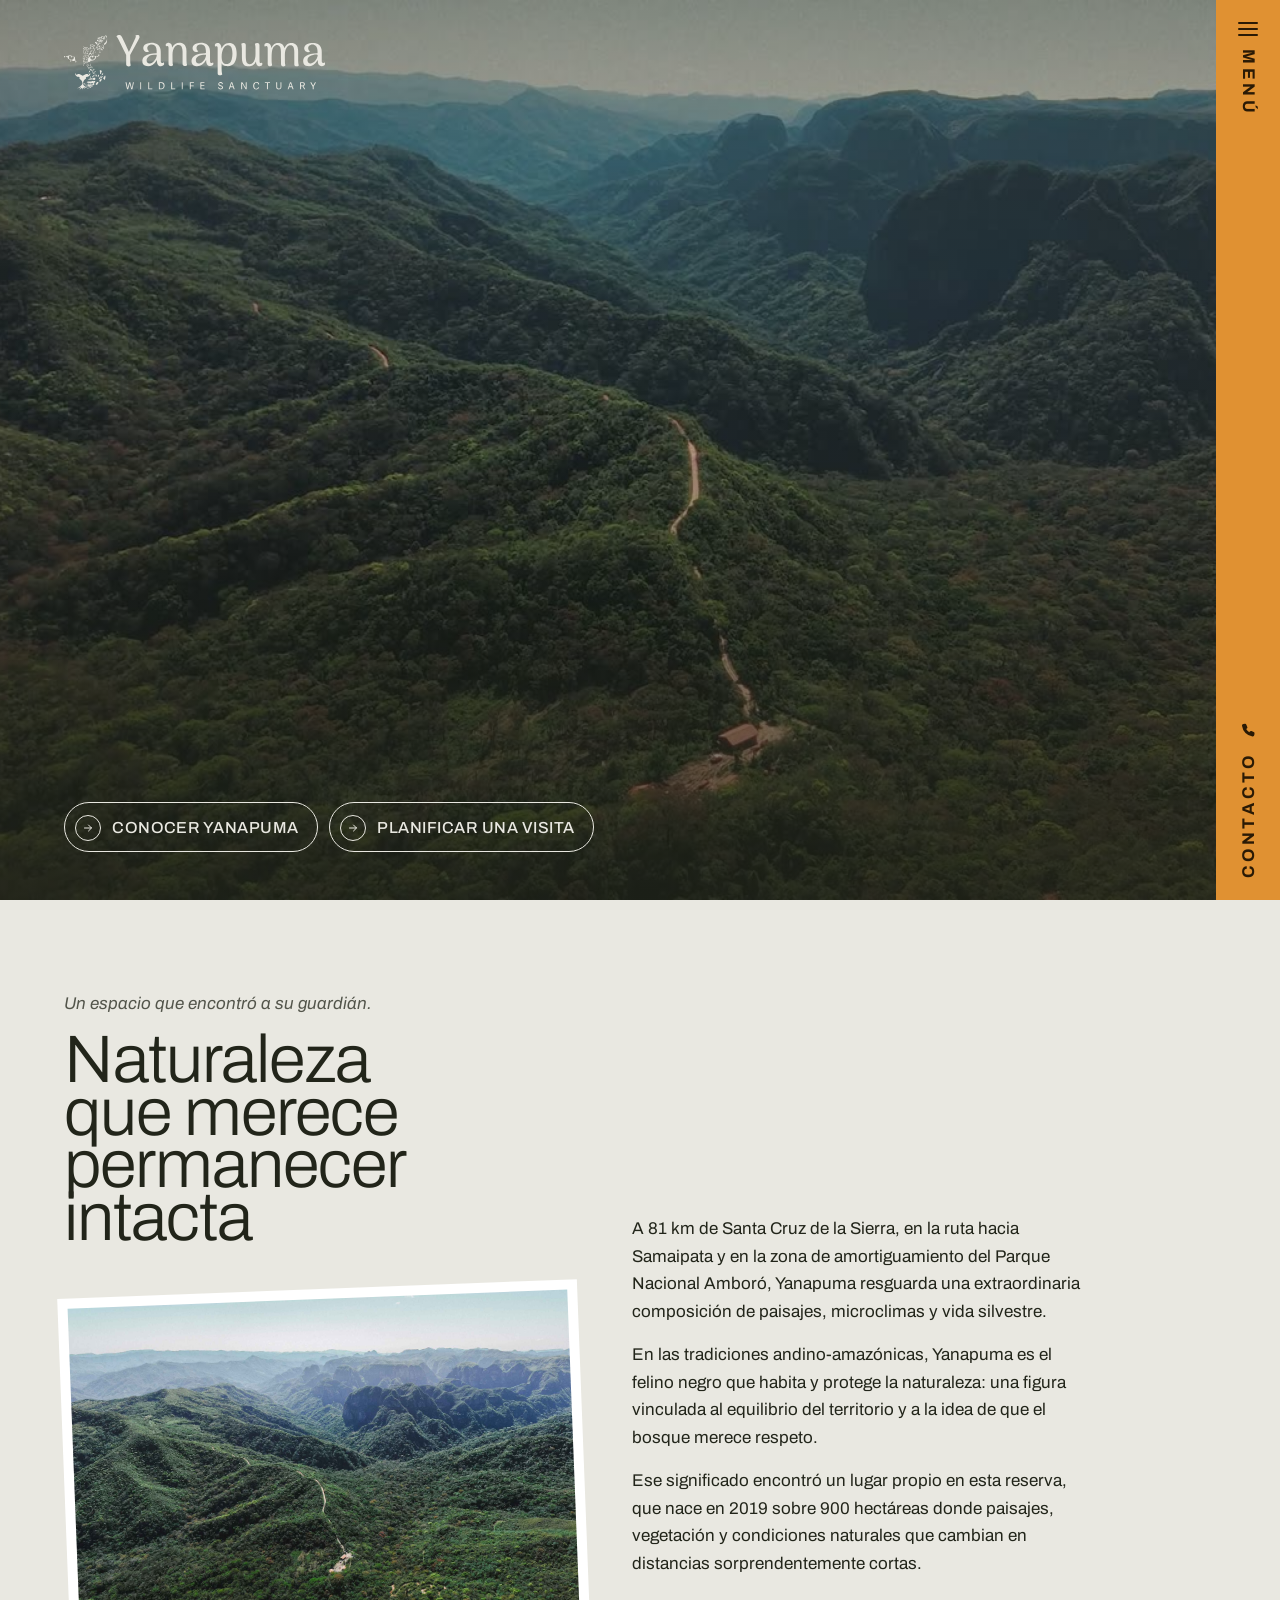
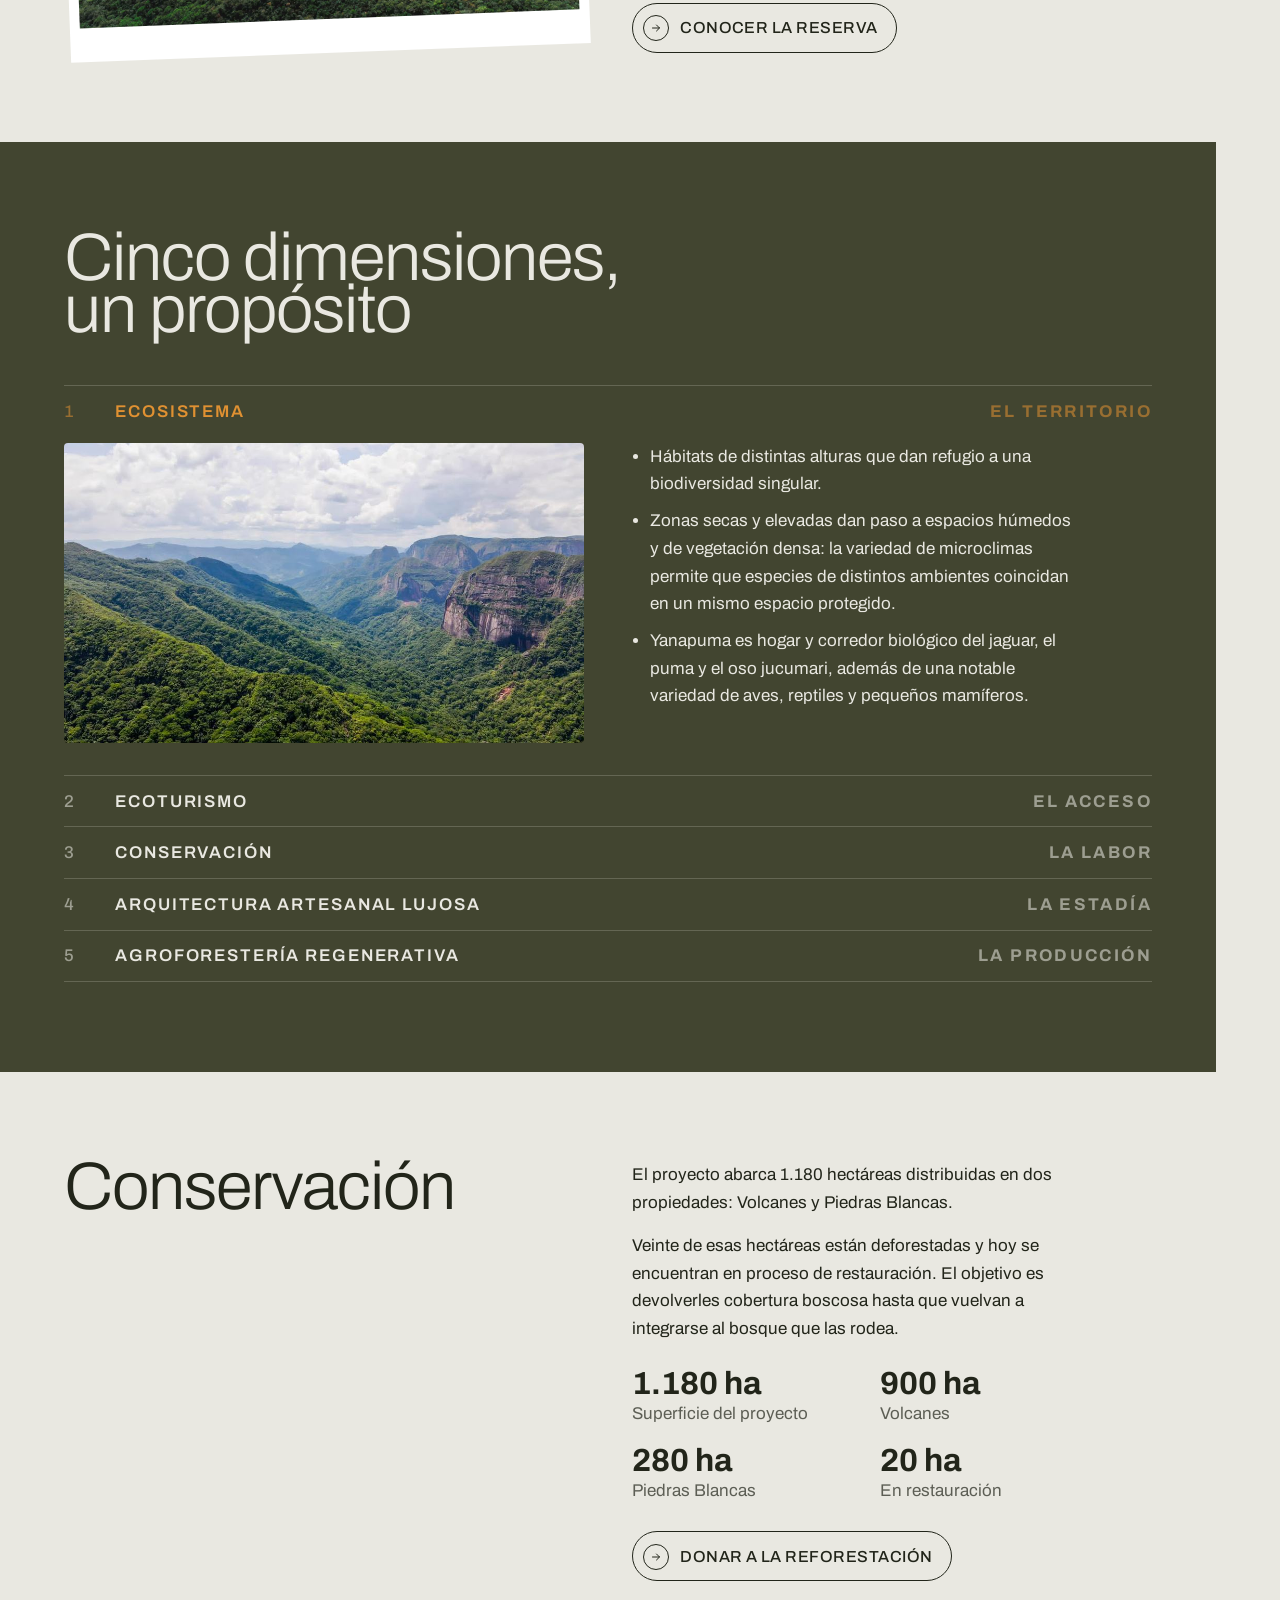
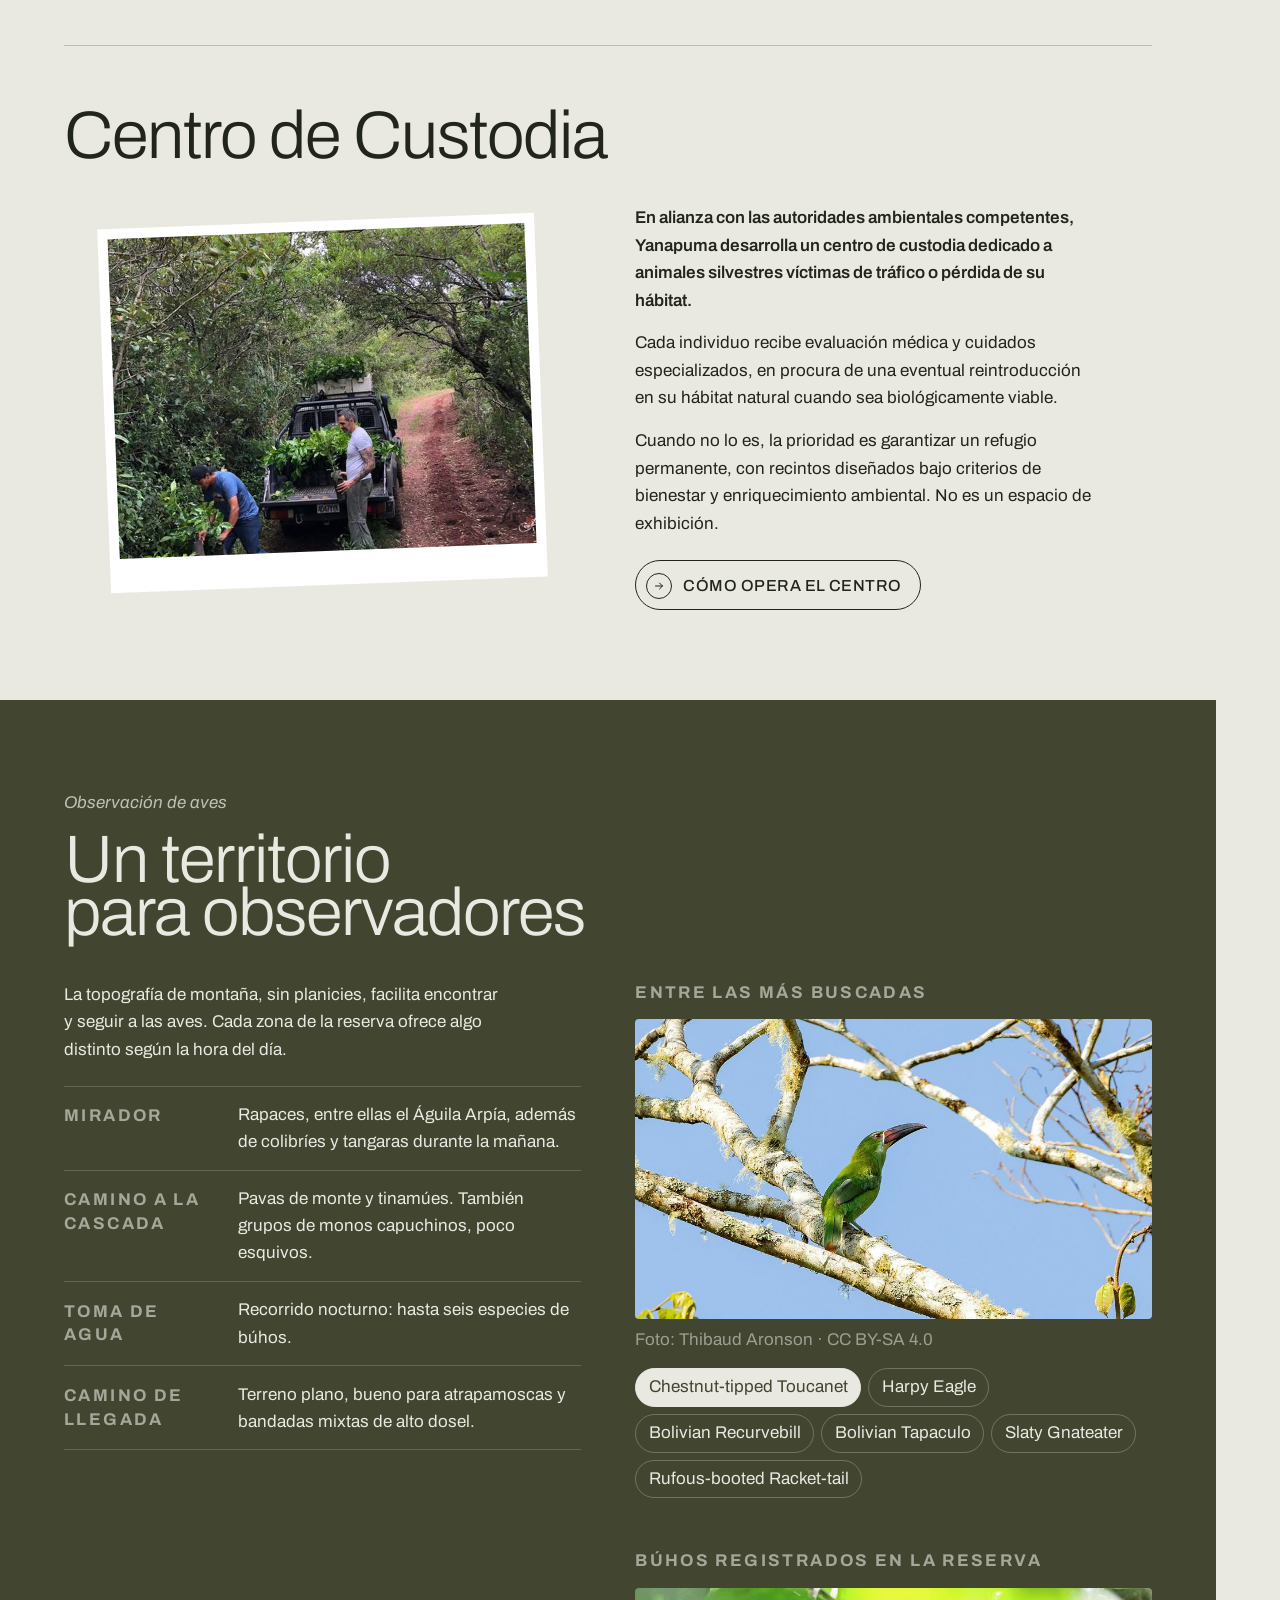
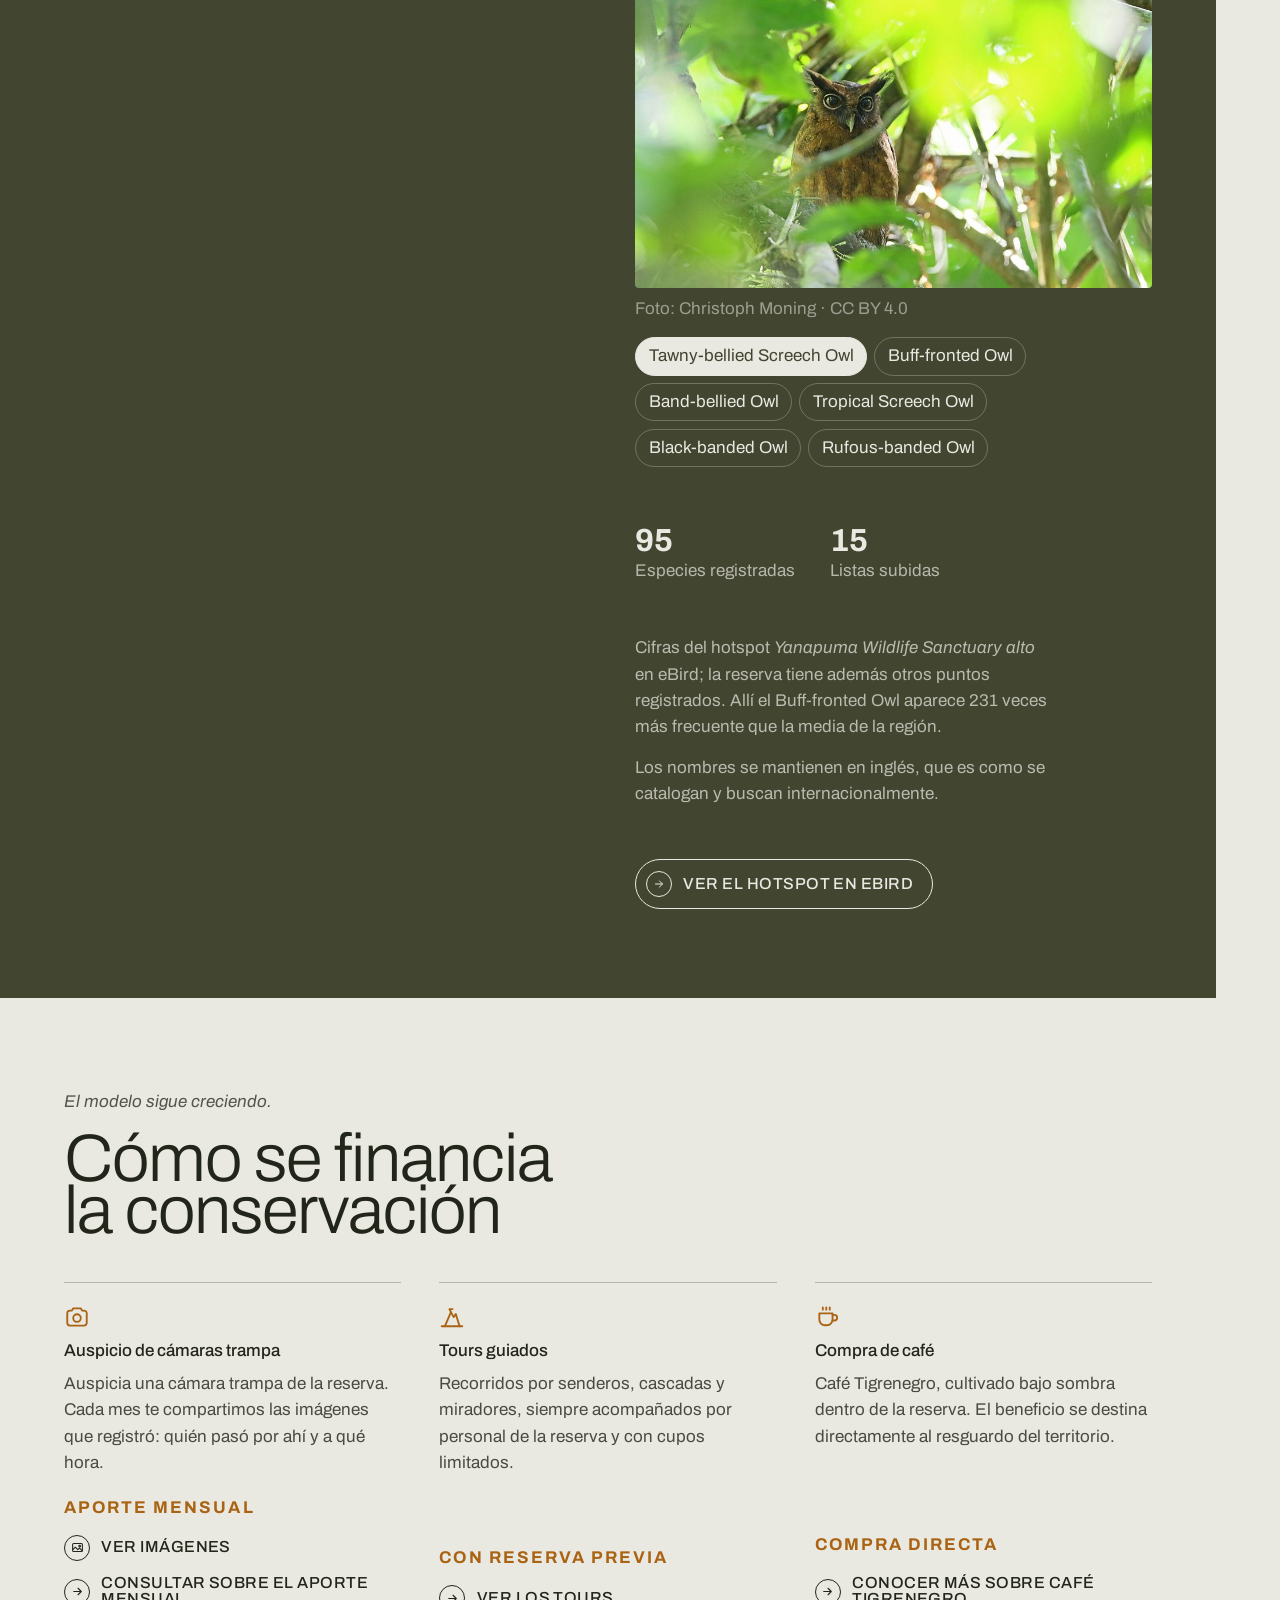
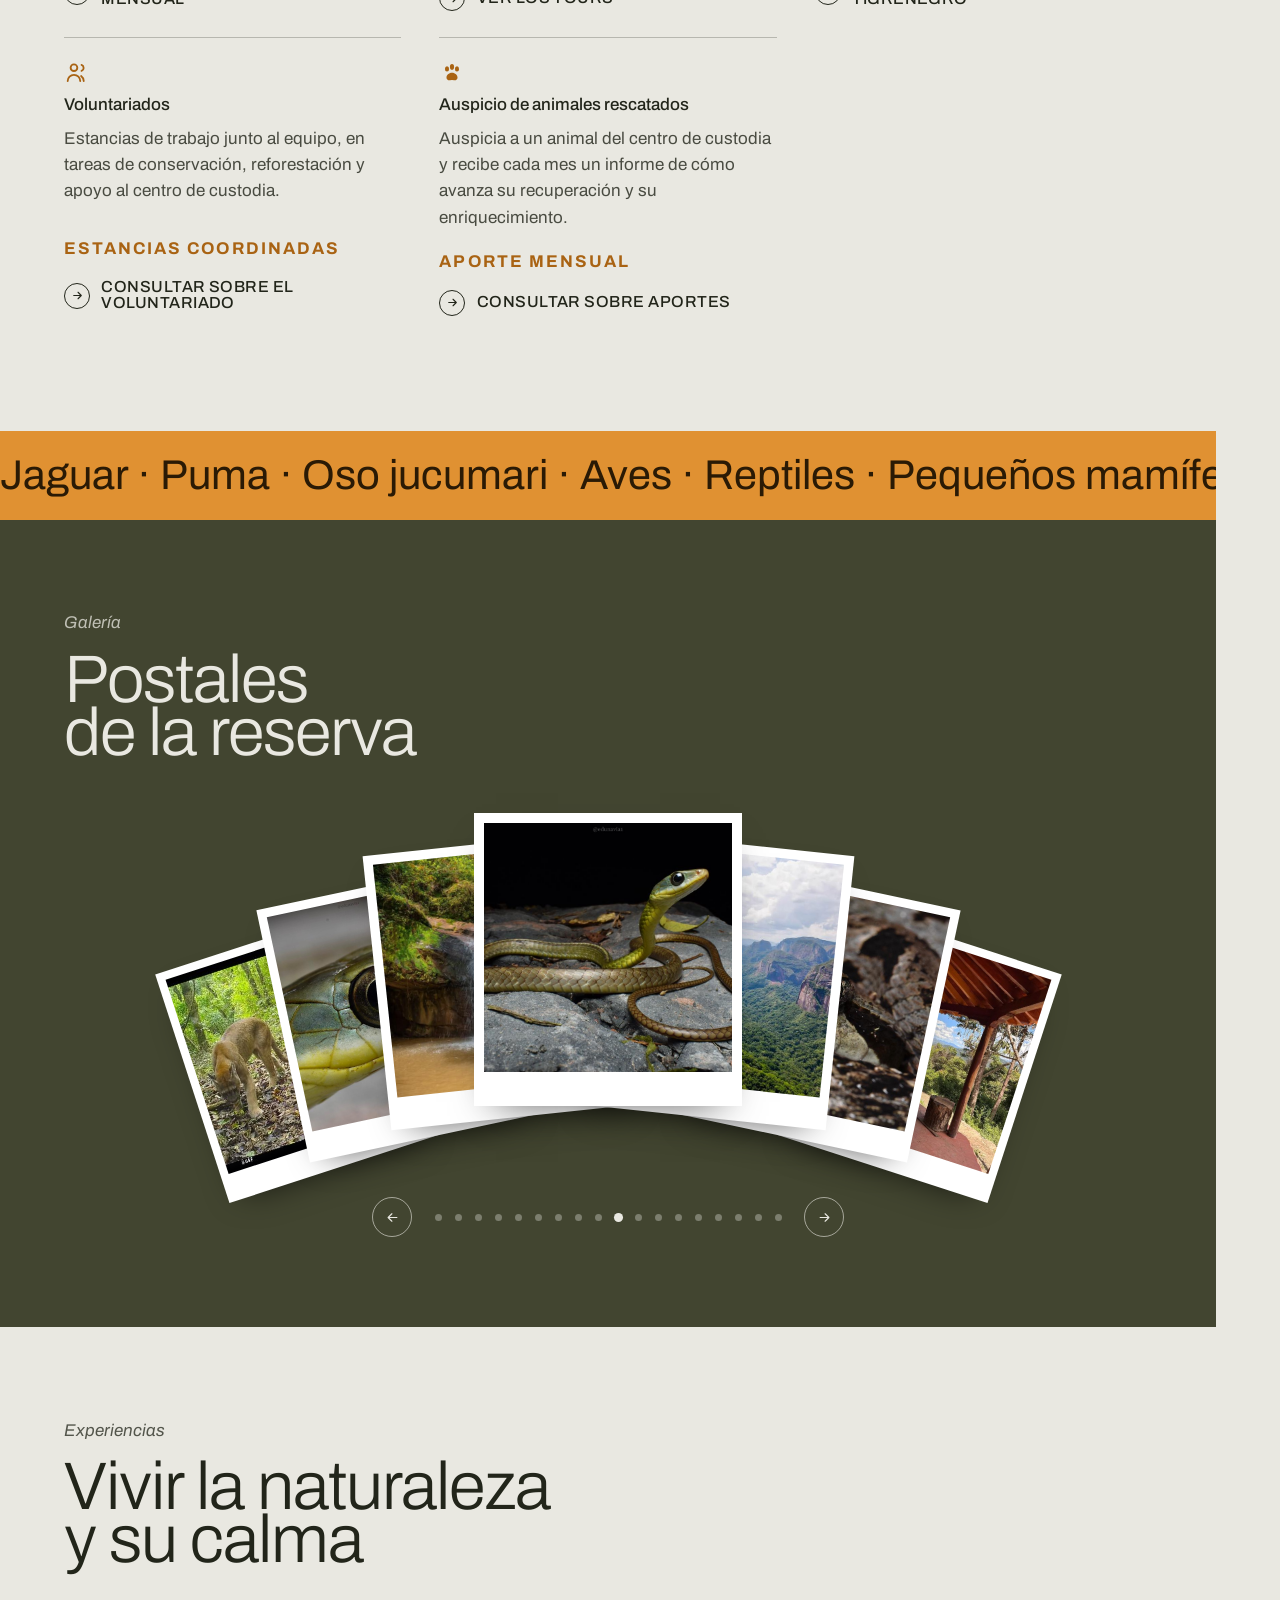
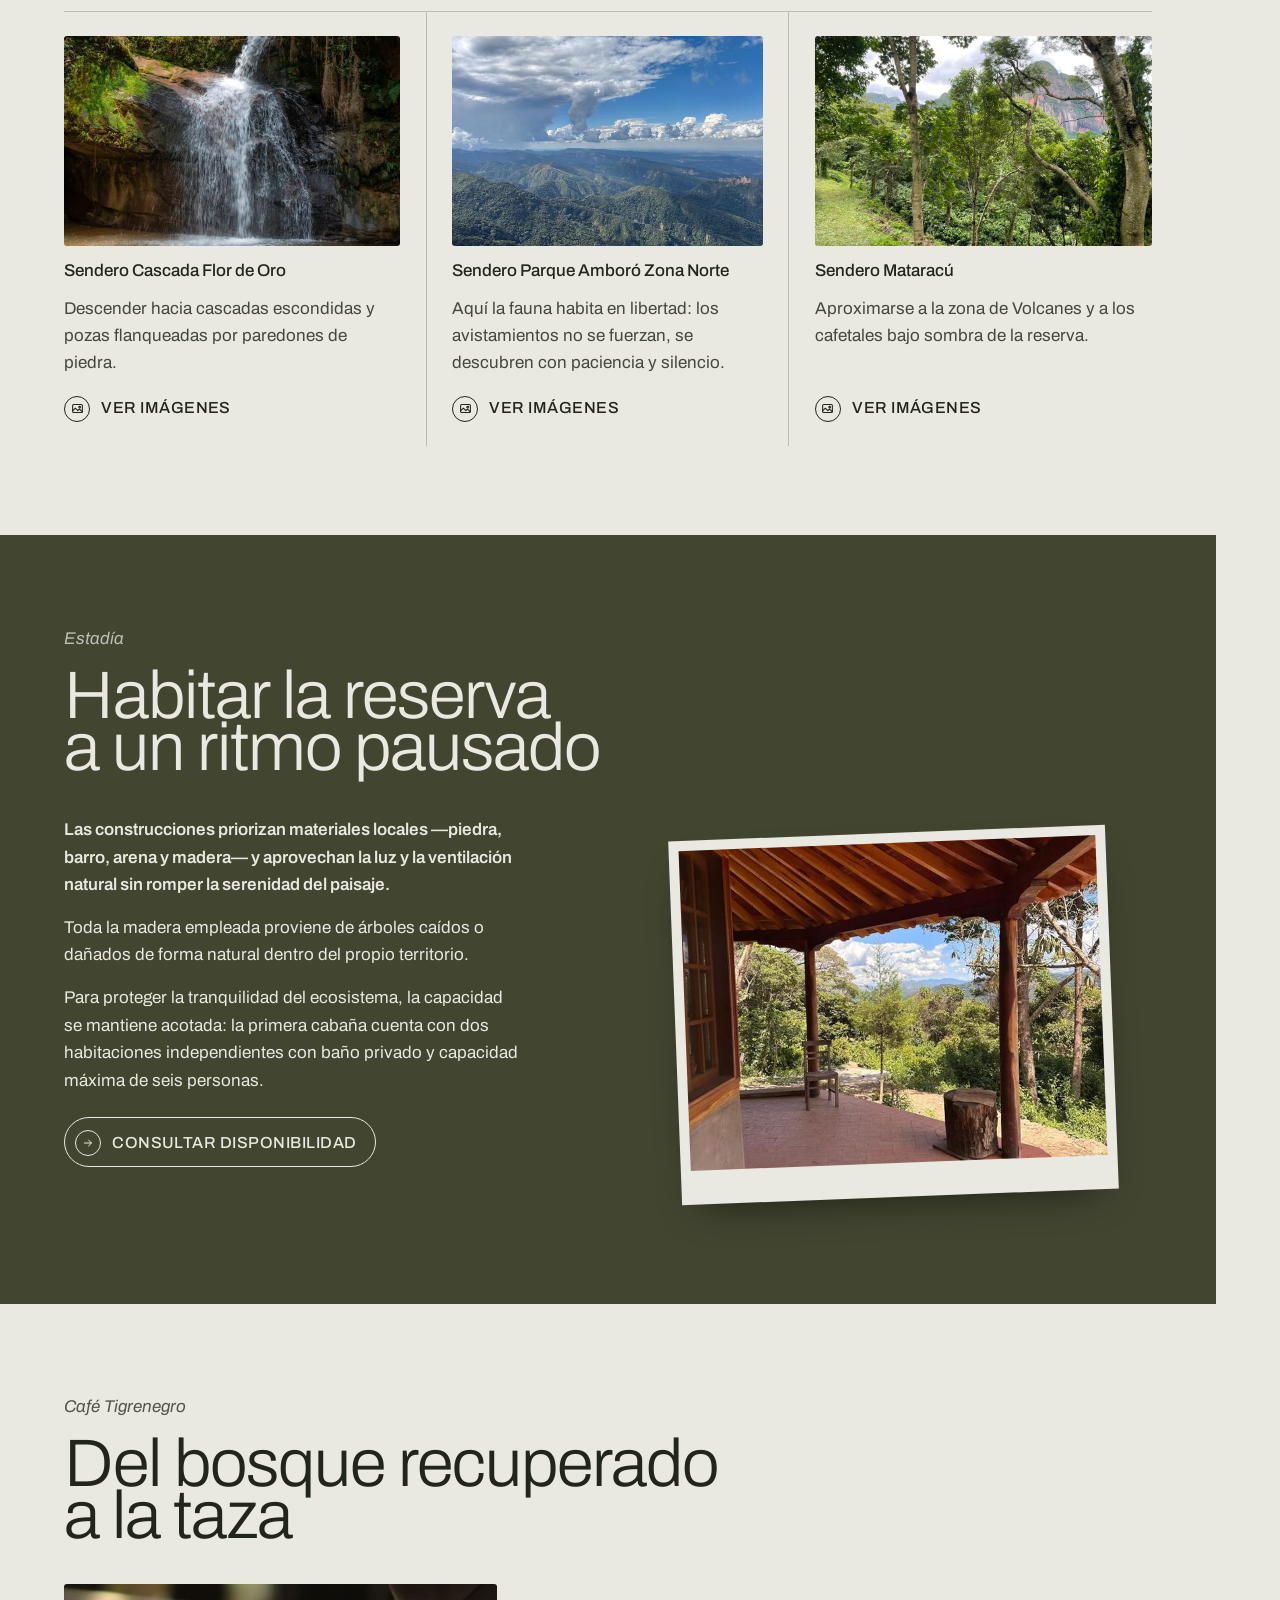
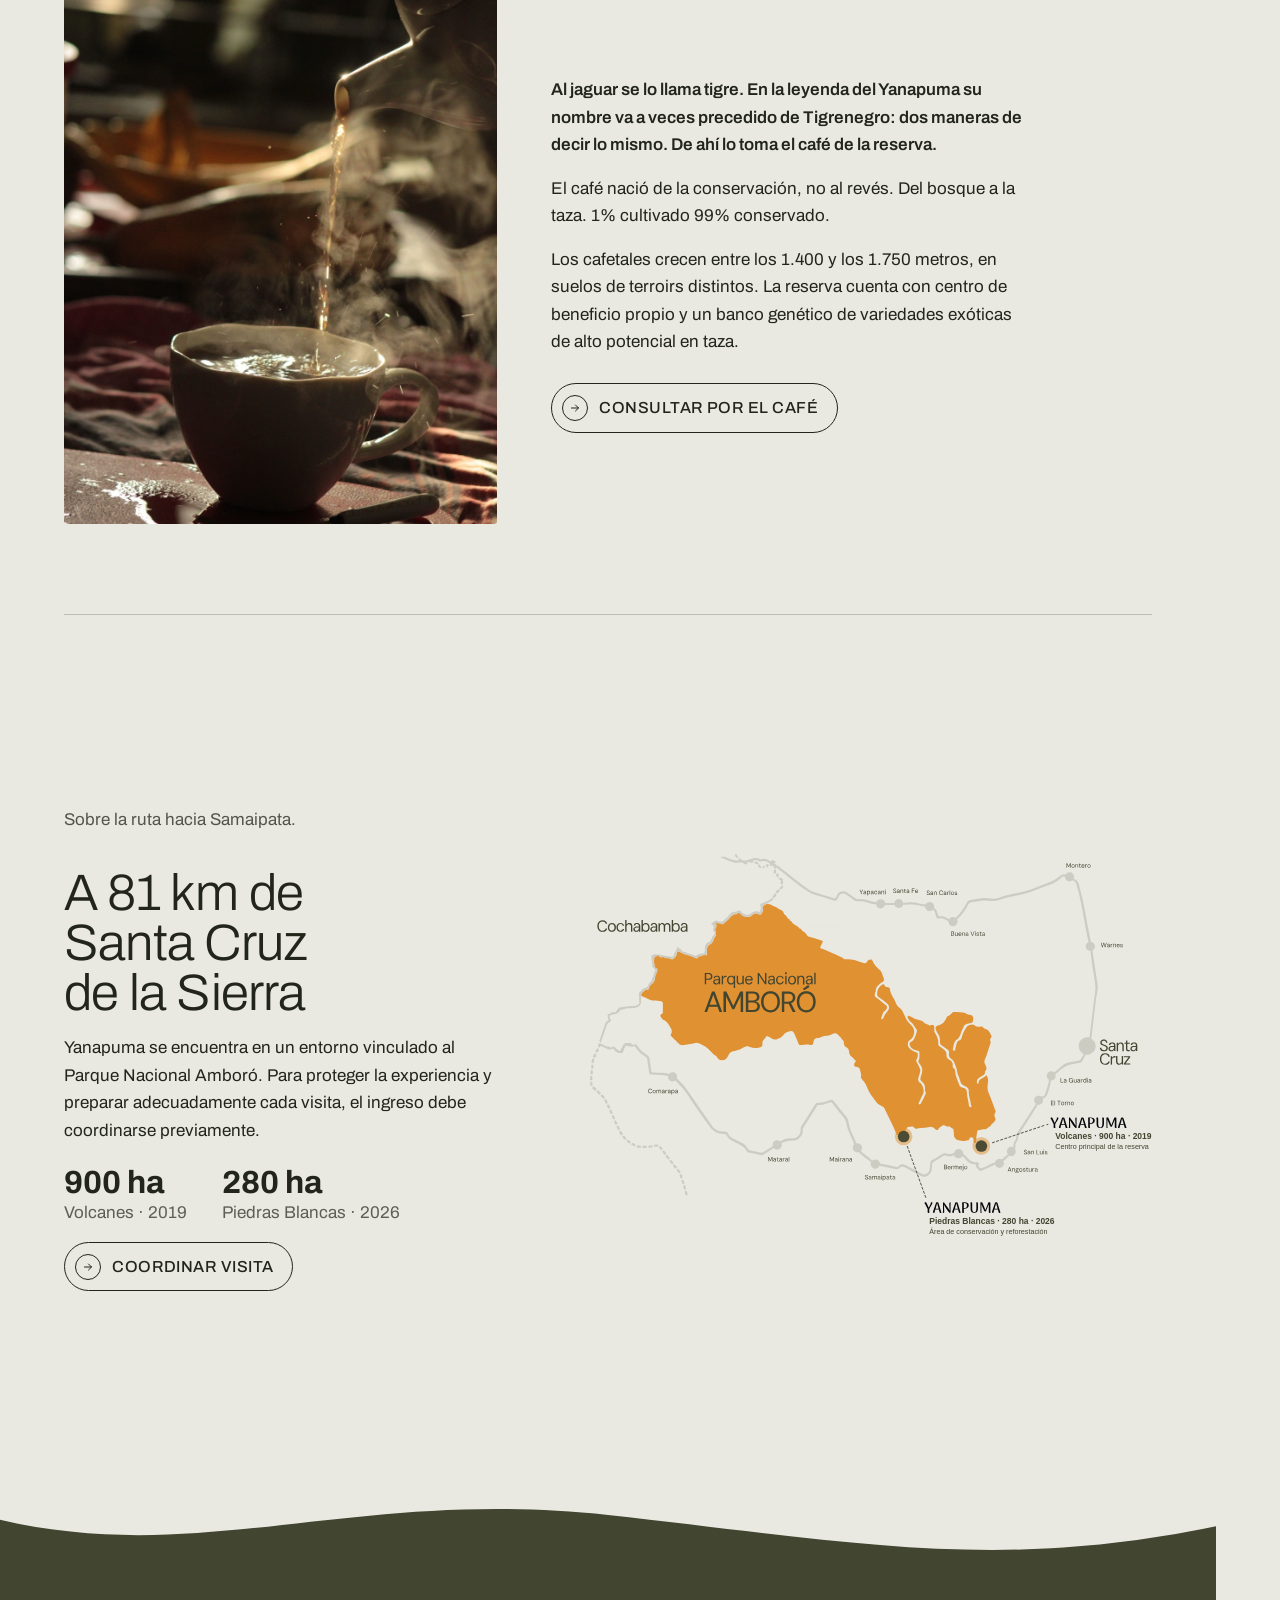
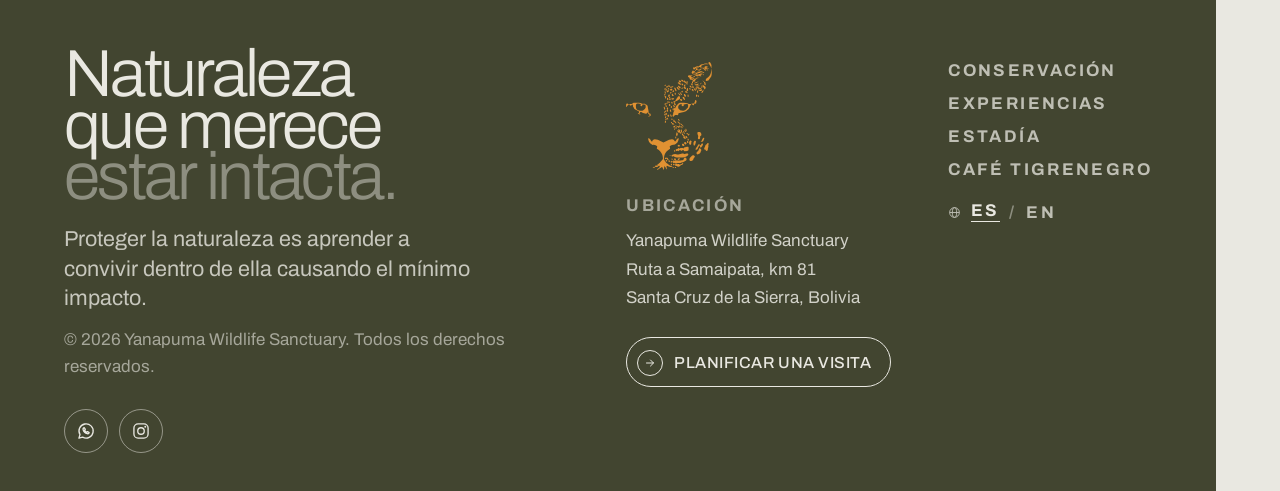
<file: index.html>
<!doctype html>
<html lang="es">
<head>
<meta charset="utf-8">
<meta name="viewport" content="width=device-width, initial-scale=1">
<title>Yanapuma Wildlife Sanctuary — Vida y belleza que merecen permanecer intactas</title>
<meta name="description" content="Reserva privada de 900 hectáreas a 81 km de Santa Cruz de la Sierra, en la zona de amortiguamiento del Parque Nacional Amboró. Conservación, ecoturismo de bajo impacto y producción sostenible.">
<meta property="og:type" content="website">
<meta property="og:site_name" content="Yanapuma Wildlife Sanctuary">
<meta property="og:locale" content="es_BO">
<meta property="og:title" content="Yanapuma — Vida y belleza que merecen permanecer intactas">
<meta property="og:description" content="900 hectáreas de biodiversidad protegida junto al Parque Nacional Amboró, Bolivia.">
<meta property="og:image" content="assets/video/hero-poster.jpg">
<meta name="twitter:card" content="summary_large_image">
<meta name="theme-color" content="#424530">
<link rel="preconnect" href="https://fonts.googleapis.com">
<link rel="preconnect" href="https://fonts.gstatic.com" crossorigin>
<link rel="stylesheet" href="https://fonts.googleapis.com/css2?family=Archivo:ital,wght@0,100..700;1,100..700&amp;display=swap">
<link rel="alternate" hreflang="es" href="./">
<link rel="alternate" hreflang="en" href="en/">
<link rel="alternate" hreflang="x-default" href="./">
<link rel="stylesheet" href="css/styles.css?v=37">
<script>try{if(localStorage.getItem("yanapuma.welcomed"))document.documentElement.classList.add("pl-seen")}catch(e){}</script>
</head>
<body>

<div id="preloader" role="presentation" aria-hidden="true">
  <div class="pl-mark"><svg fill="currentColor" aria-hidden="true" focusable="false" xmlns="http://www.w3.org/2000/svg" xmlns:xlink="http://www.w3.org/1999/xlink" viewBox="0 0 222.6 279.5"> <path d="M102.8,256.8c0.1,0.1,0.3,0.1,0.4,0.2c0,0.1,0,0.2,0.1,0.2c0,0.2,0.1,0.3,0.2,0.4c0.2,0.2,0.5,0.4,0.9,0.4 c0.3,0,0.6-0.1,0.9-0.4c0.2-0.2,0.3-0.4,0.5-0.6c0.1-0.2,0.2-0.4,0.3-0.7c0.2-0.4,0.2-0.8,0.3-1.2c0-0.2,0-0.3-0.1-0.5 c0-0.1-0.1-0.3-0.2-0.4c-0.1-0.1-0.2-0.1-0.2-0.2c-0.1-0.1-0.3-0.1-0.4-0.1c-0.1,0-0.2,0-0.3,0c-0.2,0-0.3,0.1-0.4,0.1 c-0.1,0.1-0.2,0.1-0.2,0.2c-0.1,0.1-0.2,0.2-0.2,0.3c0,0,0,0.1-0.1,0.1l0,0c0,0,0,0,0,0h0c0,0,0,0,0,0c-0.1,0-0.2-0.1-0.3-0.1 c-0.2,0-0.3,0-0.5,0c-0.2,0-0.3,0.1-0.4,0.2c-0.1,0.1-0.2,0.2-0.3,0.3c-0.1,0.3-0.2,0.6-0.1,0.9 C102.4,256.4,102.6,256.7,102.8,256.8"/> <path d="M118.5,263.6c-0.3-0.2-0.6-0.2-0.9-0.1c-0.3,0.1-0.6,0.3-0.7,0.6c0,0.1-0.1,0.2-0.1,0.3c0,0.1,0,0.1,0,0.2 c-0.1,0-0.2,0.1-0.3,0.1c-0.1,0.1-0.2,0.1-0.2,0.2c-0.1,0.2-0.3,0.3-0.3,0.5c-0.1,0.4-0.1,0.8-0.1,1.2c0,0.1,0,0.2,0.1,0.3 c0.1,0.2,0.1,0.4,0.3,0.5c0.1,0.2,0.3,0.3,0.4,0.4c0.1,0.1,0.3,0.1,0.4,0.1c0.4,0.1,0.7-0.1,1-0.3c0.4-0.4,0.7-0.9,0.9-1.5 c0.1-0.3,0.1-0.6,0.2-0.9c0-0.3,0-0.6-0.1-0.9C119.1,264,118.8,263.7,118.5,263.6"/> <path d="M125.3,264c-0.2-0.2-0.4-0.3-0.6-0.5c-0.2-0.1-0.4-0.2-0.7-0.3c-0.4-0.1-0.7-0.1-1.1,0c-0.2,0-0.3,0.1-0.5,0.2 c-0.2,0.1-0.3,0.2-0.4,0.3c-0.1,0.1-0.2,0.2-0.2,0.4c-0.1,0.1-0.1,0.3-0.1,0.5c0,0.3,0.1,0.6,0.3,0.8c0,0.1,0,0.2,0,0.3 c0,0.3,0,0.6,0.1,0.8c0,0.1,0,0.2,0,0.3c0,0.2,0.1,0.3,0.2,0.4c0.1,0.1,0.1,0.2,0.2,0.2c0.1,0.1,0.3,0.2,0.4,0.2 c0.2,0.1,0.4,0.1,0.5,0.1c0.2,0,0.4,0,0.6-0.1c0.3,0,0.5-0.2,0.7-0.3c0.3-0.2,0.5-0.4,0.8-0.8c0.1-0.2,0.3-0.5,0.3-0.7 c0.1-0.4,0.1-0.7,0-1.1C125.7,264.5,125.5,264.3,125.3,264"/> <path d="M120.6,257.3c-0.2-0.5-0.5-0.9-0.9-1.1c-0.3-0.2-0.7-0.3-1.1-0.3c-0.3,0-0.6,0.1-0.9,0.2 c-0.4,0.2-0.6,0.5-0.7,0.9c0,0,0,0.1,0,0.1c-0.3,0-0.5,0-0.8,0.1c-0.4,0.1-0.7,0.5-0.8,0.8c-0.1,0.4,0,0.9,0.3,1.2 c0.5,0.5,1.2,0.9,1.9,1.1c0.4,0.1,0.9,0.1,1.3,0c0.4-0.1,0.8-0.3,1.1-0.6C120.6,259,120.9,258.1,120.6,257.3"/> <path d="M110.3,257.9c0.1,0.2,0.2,0.4,0.4,0.5c0.1,0.2,0.3,0.3,0.5,0.4c0.1,0.1,0.3,0.1,0.4,0.1c0.2,0,0.3,0,0.5,0 c0.2,0,0.3-0.1,0.4-0.2c0.1-0.1,0.2-0.2,0.3-0.3c0,0,0-0.1,0-0.1c0.1,0,0.2-0.1,0.3-0.1c0,0,0.1,0,0.1-0.1c0.2-0.1,0.3-0.2,0.4-0.4 c0.2-0.2,0.3-0.4,0.4-0.7c0.1-0.2,0.1-0.4,0.1-0.6c0-0.1,0-0.3-0.1-0.4c0-0.1-0.1-0.3-0.2-0.4c-0.1-0.1-0.2-0.2-0.3-0.3 c0,0-0.1-0.1-0.1-0.1c-0.1-0.1-0.2-0.2-0.3-0.3c-0.1-0.1-0.2-0.1-0.3-0.1c-0.1,0-0.2-0.1-0.3-0.1c-0.1,0-0.2,0-0.3,0 c-0.1,0-0.2,0-0.3,0c-0.1,0-0.2,0-0.3,0c-0.1,0-0.2,0-0.3,0c-0.1,0-0.3,0.1-0.4,0.2c0,0-0.1,0-0.1,0.1c-0.1,0.1-0.2,0.2-0.3,0.3 c-0.1,0.1-0.3,0.3-0.4,0.5c-0.1,0.2-0.2,0.4-0.2,0.6c0,0.2-0.1,0.3-0.1,0.5c0,0.2,0,0.3,0.1,0.5 C110.1,257.5,110.2,257.7,110.3,257.9"/> <path d="M123.8,272.7c-0.2-0.2-0.5-0.4-0.9-0.4h-1.2c-0.2,0-0.3,0-0.5,0.1c-0.1,0-0.3,0.1-0.4,0.2 c-0.1,0.1-0.2,0.2-0.2,0.4c-0.1,0.1-0.1,0.3-0.1,0.5c0,0.1,0,0.2,0,0.3c0.1,0.2,0.2,0.4,0.3,0.5c0.2,0.2,0.5,0.4,0.9,0.4h1.2 c0.2,0,0.3,0,0.5-0.1c0.1,0,0.3-0.1,0.4-0.2c0.1-0.1,0.2-0.2,0.2-0.4c0.1-0.1,0.1-0.3,0.1-0.5c0-0.1,0-0.2,0-0.3 C124,273,123.9,272.9,123.8,272.7"/> <path d="M129.7,273c-0.1-0.1-0.1-0.3-0.2-0.4c-0.1-0.1-0.2-0.3-0.3-0.4c-0.1-0.1-0.2-0.2-0.4-0.3c0,0-0.1-0.1-0.2-0.1 c-0.1-0.1-0.3-0.1-0.4-0.2c-0.2,0-0.3-0.1-0.5-0.1c0,0-0.1,0-0.1,0c-0.1,0-0.3,0-0.4,0.1c-0.2,0-0.3,0.1-0.4,0.2 c-0.1,0.1-0.2,0.2-0.3,0.3c-0.1,0.1-0.1,0.3-0.1,0.4c0,0.2,0,0.3,0,0.5c0,0.1,0.1,0.2,0.1,0.3c0,0,0.1,0.1,0.1,0.1c0,0,0,0,0,0 c0,0.1,0,0.2,0,0.3c0.1,0.2,0.2,0.4,0.3,0.5c0.1,0.1,0.2,0.1,0.2,0.2c0.2,0.1,0.4,0.2,0.6,0.2c0.2,0,0.5,0,0.7,0 c0.2,0,0.4-0.1,0.6-0.2c0.1-0.1,0.3-0.2,0.3-0.3c0.1-0.1,0.2-0.3,0.2-0.4c0.1-0.2,0.1-0.4,0-0.6C129.8,273.1,129.8,273.1,129.7,273" /> <path d="M146.1,261.8c-0.9,1-2,1.7-3.2,2.4c-0.4,0.2-0.8,0.3-1.2,0.5c-0.1,0-0.2,0.1-0.3,0.2c-0.3,0.1-0.7,0.2-1,0.3 c-0.6,0.1-1.5,0.5-2.1,0.3c-0.2-0.1-0.2-0.1-0.3-0.3c-0.2-0.4-0.5-0.7-0.9-0.9c-0.7-0.4-1.5-0.4-2.3-0.2c-0.6,0.1-1.3,0.5-1.9,0.4 c-0.7-0.1-1.4-0.6-2-1c-0.5-0.4-1.2-0.1-1.6,0.3c-1.2-0.1-2.4,0.9-2.7,2c-0.3,1.4,0.6,2.6,1.9,3.1c0.5,0.2,1.1,0.3,1.7,0.3 c0.6,0,1.2-0.4,1.7,0c0.5,0.4,0.9,0.8,1.5,1.1c0.6,0.3,1.3,0.5,2,0.6c1.3,0.1,2.6-0.2,3.7-1c1-0.8,1.8-1.9,2.8-2.7 c0.2-0.1,0.3-0.2,0.5-0.3c0.4-0.2,0.8-0.3,1.2-0.5c0.4-0.2,0.8-0.4,1.2-0.6c1.3-0.6,2.6-1.3,3.3-2.7 C148.6,262.1,147.1,260.8,146.1,261.8"/> <path d="M121.4,271.8c-0.9-1-8.9-4.7-8.9-4.7s-4.3-2.9-6.8-4.7c-2.4-1.7-7.2-9.8-7.2-9.8l0-4.4l0,0l0.1-1.2v0 c0,0,0-3.6,1.9-8.1c1.8-4.2,5.5-10.1,13.5-14.6l0.1-0.1l-0.9-6.2c0.7-0.6,5.4-4.7,11.5-3.6l0.1,0l0.1,0c0.3-0.2,6.9-4.1,8.6-6.9 c1.5-2.6,3.1-6.5,3.1-9.8v-0.3l-0.3,0c-0.1,0-3.7,0.3-5.2,3.1c-1.4,2.7-3.5,5.2-3.5,5.2c0,0-0.3,0.3-0.7,0.2c-0.4-0.1-0.7-0.5-1-1.2 c-0.1-0.1-0.1-0.2-0.2-0.4c-1-2.3-2.9-7.1-14.1-3L97,208.7l-14.7-7.2c-11.1-4-13.1,0.7-14,3c-0.1,0.1-0.1,0.3-0.2,0.4 c-0.3,0.7-0.6,1.1-1,1.2c-0.1,0-0.1,0-0.2,0c-0.3,0-0.5-0.2-0.5-0.2c-0.1-0.1-2.1-2.5-3.5-5.2c-1.5-2.8-5-3.1-5.2-3.1l-0.3,0v0.3 c0,3.3,1.6,7.2,3.1,9.8c1.7,2.9,8.3,6.8,8.6,6.9l0.1,0l0.1,0c6.2-1.1,10.8,3,11.5,3.6l-1,6.2l0.1,0.1c15.3,8.6,15.5,22.5,15.5,22.7 l0.1,1.2h0h0l0.1,2.9c0,0-7,9.7-11.8,12.7l-3,1.9c0,0,1.4,2.6,0.1,2.6s-2.6-0.5-2.6-0.5h-2l-0.9,2.7c0,0-0.7,2.4-1.8,0.6l-2.9,0.5 l-0.8,1.2c0,0-1.9,0.5-0.9,0.8c1,0.3,3.1,0.5,4.5-0.3c1.4-0.7,1.1-2.2,3.7-1.9c2.6,0.3,2.7,0.7,3.7,0.3c1-0.5,4.2-3.6,4.2-3.6 s3.4,0.2,2.2,3.1c-1.3,2.9-3.3,3.8-3.3,3.8s-3.7,2.4-3.8,3.5c-0.1,1.2,1,0.8,2.2-0.1c1.2-0.9,1.3-0.9,2.4-1.9c1.1-1,2.6-1.3,2.6-1.3 s2.9-1.8,4.3-3c2-1.8,2.3,0,2.3,0l2.7,5.2c0,0,0.8,1.7,1.6,1.7c0.8,0,0.1-10.3,1.2-9.6s2.1,1.9,2.1,1.9l1.2,2c0,0,0.3,1.1,0.7,1.8 c0.5,0.6,1.7,2.3,2.3,2.3c0.6,0-0.2-1.8-0.3-2.8c-0.1-1-0.2-2.2-0.7-3.8c-0.5-1.6,1.2-2.5,1.2-2.5l6,2.5 C112,271,122.3,272.8,121.4,271.8"/> <path d="M127.2,228.8c-0.1-0.1-0.2-0.2-0.4-0.2c-0.1-0.1-0.2-0.1-0.4-0.2c-0.2-0.1-0.3-0.1-0.5-0.1c0,0,0,0,0,0 c-0.1,0-0.2,0-0.4,0c0,0-0.1,0-0.1,0c-0.3,0.1-0.6,0.3-0.8,0.5c-0.1,0.1-0.2,0.3-0.3,0.4c-0.1,0.1-0.1,0.3-0.2,0.5 c0,0.2-0.1,0.3-0.1,0.5c0,0,0,0.1,0,0.1c0,0.1,0,0.3,0.1,0.4c0,0,0,0.1,0,0.1c0,0.1,0.1,0.3,0.2,0.4c0.1,0.1,0.2,0.3,0.3,0.4 c0.1,0.1,0.2,0.2,0.3,0.2c0.1,0,0.1,0.1,0.2,0.1c0.1,0,0.1,0.1,0.2,0.1c0.2,0,0.3,0.1,0.5,0.1c0.1,0,0.2,0,0.4,0c0,0,0,0,0,0 c0.1,0,0.2-0.1,0.2-0.1c0.1,0,0.1-0.1,0.2-0.1c0.1,0,0.1-0.1,0.2-0.1c0.1-0.1,0.2-0.1,0.3-0.2c0.1-0.1,0.2-0.3,0.3-0.4 c0.1-0.1,0.1-0.3,0.2-0.4c0,0,0-0.1,0-0.1c0-0.1,0-0.3,0.1-0.4c0,0,0-0.1,0-0.1c0-0.3-0.1-0.5-0.2-0.8 C127.5,229.1,127.4,229,127.2,228.8C127.3,228.9,127.2,228.8,127.2,228.8"/> <path d="M160.6,219.6c-1-0.7-2.4-0.7-3.3,0.2c-0.1,0.1-0.1,0.1-0.2,0.2c-0.2-0.1-0.3-0.1-0.4-0.1 c-0.7-0.3-1.4-0.4-2.1-0.1c-0.5,0.2-0.8,0.6-1,1.1c0,0.1-0.1,0.1-0.1,0.2c-0.1,0-0.2-0.1-0.2-0.1c-1.6-0.6-2.9,0.6-3.9,1.7 c-0.4,0.5-0.9,1-1.2,1.6c-0.3-0.7-0.8-1.2-1.4-1.5c-0.9-0.4-1.9-0.4-2.9-0.3c-0.2,0-0.5,0-0.7,0c-0.1,0-0.3,0-0.4,0 c-0.1,0-0.1,0-0.1,0c0,0,0,0-0.1,0c-0.7-0.2-1.4-0.2-2,0.4c-0.3,0.3-0.4,0.7-0.5,1c-0.6,0-1.1,0.3-1.5,0.8c-0.1-0.2-0.2-0.3-0.3-0.5 c-0.8-1-2.3-1.7-3.4-0.9c-0.3,0.2-0.5,0.5-0.7,0.8c-0.1,0.1-0.1,0.2-0.2,0.3c0,0-0.1,0.1-0.1,0.1c-0.1,0.1-0.1,0.1-0.2,0.2 c0,0-0.1,0.1-0.1,0.1c-0.1,0.1-0.2,0.1-0.3,0.2c0,0-0.1,0-0.1,0.1c-0.4,0.2-0.9,0.3-1.3,0.4c0,0-0.2,0-0.3,0c-0.1,0-0.2,0-0.3,0 c-0.3,0-0.5,0-0.8,0.1c-0.5,0-0.9,0.3-1.1,0.7c-0.3,0.1-0.7,0.3-0.8,0.6c-0.4,0.6-0.1,1.3,0.4,1.6c-0.1-0.1,0,0,0,0 c0.1,0.1,0.1,0.1,0.2,0.2c0.1,0.1,0.1,0.1,0.2,0.2c0,0,0,0,0,0c0,0,0,0,0,0.1c0,0,0,0,0,0.1c-0.3,0.5-0.1,1.2,0.3,1.5 c0.5,0.4,1.1,0.3,1.6-0.1l1.2-0.9c0.9,0,1.7,0.4,2.6,1c0.8,0.6,1.8-0.2,1.8-1c0,0,0-0.1,0-0.1c0,0,0,0,0,0c0,0,0.1-0.2,0.1-0.2 c0-0.1,0.1-0.1,0.1-0.2c0,0,0,0,0,0c0,0,0.1-0.1,0.1-0.1c0,0,0.1-0.1,0.1-0.1c0.1-0.1,0.2-0.1,0.2-0.1c0,0,0,0,0,0c0,0,0,0,0.1,0 c0,0,0.1,0,0.1,0c0,0,0,0,0,0c0.5,0,1-0.3,1.2-0.9c0-0.1,0-0.2,0.1-0.3c0.5,0.4,1.3,0.6,2,0.6c0.3,0,0.5-0.1,0.8-0.1 c-0.1,0.1-0.1,0.2-0.1,0.3c-0.1,0.7,0.2,1.3,0.8,1.5c1,0.3,2.2,0,3-0.7c0.2-0.2,0.4-0.4,0.5-0.6c0-0.1,0.1-0.1,0.1-0.2 c0.1,0,0.2,0,0.3-0.1c0.3-0.1,0.5-0.2,0.7-0.3c0.3-0.2,0.5-0.4,0.7-0.7c0.2,0.5,0.6,0.8,1.1,0.8c0,0,0.1,0,0.1,0 c0,1.1,0.4,2.2,1.5,2.7c0.8,0.4,1.8,0.3,2.6-0.1c1.9,1.1,4.4,0.4,6.3-0.8c1.1-0.7,2.6-1.5,2.7-2.9c0-0.4,0-0.7-0.2-1.1 c0,0-0.1-0.1-0.1-0.2c0,0,0-0.2,0-0.2c0.2-0.7,0.4-1.4,0.4-2.2C162.3,221.7,161.8,220.4,160.6,219.6 M129.5,228.9 C129.5,228.9,129.5,228.9,129.5,228.9C129.5,228.9,129.5,228.9,129.5,228.9 M133,225C133,225,133,225,133,225 C133,225,133,225,133,225"/> <path d="M156.9,236.9c-1.7,0.2-3.4,0.5-5,1.1c-0.4,0.1-0.8,0.3-1.2,0.4c0.1,0-0.2,0-0.3,0.1c0,0-0.1,0-0.1-0.1 c-0.7-0.5-1.3-1-2.1-1.4c-1.6-0.6-3.1-0.4-4.6,0.2c-1.8,0.6-3.6,1.2-5.4,1.5c-1.8,0.4-3.7,0.7-5.6,0.6c-1.9-0.1-3.6-1-5.6-1.1 c-1.9,0-3.8,0.6-5.6,1.3c-0.3,0.1-0.5,0.3-0.7,0.5c-1,0.1-2,0.5-2.6,1.4c-0.6,1.1-0.4,2.7,0.8,3.4c0.6,0.4,1.4,0.4,2,0 c0.6-0.3,0.9-0.8,1.6-0.8c0.6,0,1.3,0.4,1.8,0.7c0.7,0.4,1.4,0.7,2.1,1c3.2,1.4,6.5,1.8,10,1.8c3.4,0,6.8,0,10.2-0.4 c3.3-0.4,6.6-1.2,9.6-2.7c2.2-1.1,6.6-3.3,4.8-6.4C160.2,236.5,158.4,236.8,156.9,236.9"/> <path d="M104,251.3l0.2,0c0,0,0.1,0,0.1,0c0.2,0,0.3,0,0.5-0.1c0.3-0.1,0.5-0.4,0.7-0.6c0.1-0.1,0.2-0.3,0.2-0.5 c0-0.2,0.1-0.3,0.1-0.5c0-0.4-0.1-0.7-0.3-1c0-0.1-0.1-0.1-0.1-0.2c-0.1-0.1-0.2-0.3-0.3-0.4c-0.3-0.3-0.5-0.4-0.9-0.5 c-0.6-0.2-1.4-0.1-1.9,0.3c-0.3,0.2-0.5,0.4-0.7,0.6c-0.1,0.2-0.3,0.3-0.4,0.5c-0.1,0.2-0.2,0.4-0.3,0.6c-0.1,0.3,0,0.7,0.1,0.9 c0.1,0.2,0.4,0.5,0.7,0.6c0.2,0,0.3,0,0.5,0c0.2,0.3,0.6,0.5,0.9,0.5C103.4,251.3,103.7,251.3,104,251.3"/> <path d="M154.3,247.6c-1.3-0.4-2.7,0.1-3.6,1.1c-0.9,1-1.3,2.3-1.8,3.6c-0.4,1.2-0.9,2-2.2,2.2c-1.5,0.3-3,0.3-4.5,0.4 c-1.8,0.1-3.5,0.2-5.2,0.4c-1,0.1-1.9,0.1-2.9,0.2c-0.1,0-0.1,0-0.2,0c0,0,0,0,0,0c-0.1-0.1-0.2-0.2-0.2-0.3c-0.3-0.3-0.6-0.6-1-0.7 c-0.7-0.2-1.4,0.1-2.1,0.4c-0.2,0.1-0.5,0.2-0.6,0.3c0,0,0,0,0,0c0,0-0.3-0.2-0.3-0.2c-0.8-0.5-1.6-0.6-2.4-0.1 c-0.5,0.3-0.8,0.6-1.3,0.6c-0.6-0.1-1.2-0.4-1.8-0.4c-0.9-0.1-1.6,0-2.3,0.6c-0.5,0.4-0.4,1.3,0,1.7c0,0,0.1,0.1,0.1,0.1 c-0.1,0.6-0.2,1.3-0.4,1.9c-0.1,0.4,0,0.9,0.3,1.2c1.1,1,2.8,1.2,4,0.3c0,0,0.1-0.1,0.2-0.1c0.3,0.6,0.7,1.1,1.3,1.5 c1.3,0.7,2.8,0.5,4.1,0c0.7-0.3,1.3-0.6,2-0.8c0.7-0.2,1.4-0.1,2.1-0.1c1.5,0.2,3,0.5,4.5,0.1c0.8-0.2,1.4-0.6,2.1-1 c0.7-0.3,1.5-0.5,2.3-0.6c1.6-0.3,3.1-0.6,4.6-1.3c1.4-0.6,2.8-1.2,4.1-2c2.3-1.3,4.4-3.5,3.5-6.4 C156.3,249.1,155.5,248,154.3,247.6 M125.9,260.4C125.9,260.3,125.9,260.2,125.9,260.4 M129.9,255.3 C129.9,255.3,129.9,255.3,129.9,255.3C129.7,255.4,129.9,255.3,129.9,255.3"/> <path d="M109,254.6c0.4,0,0.8-0.2,1-0.6c0.6-1.1,0.2-2.5-0.8-3.2c-0.1-0.1-0.2-0.1-0.3-0.1c-0.2-0.6-0.3-1.1-0.4-1.7 c0,0.1,0,0.1,0,0.2c0-0.3-0.1-0.6-0.3-0.8c-0.2-0.2-0.6-0.4-0.9-0.4c-0.3,0-0.6,0.1-0.9,0.4c-0.2,0.2-0.4,0.5-0.4,0.9 c0.2,1.7,0.8,3.4,1.9,4.8C108.2,254.3,108.5,254.6,109,254.6"/> <path d="M120.1,250.5c0-0.2-0.1-0.3-0.2-0.4c-0.1-0.1-0.2-0.2-0.3-0.3c-0.1-0.1-0.3-0.1-0.4-0.1c-0.2,0-0.3,0-0.5,0 c-0.3,0.1-0.6,0.3-0.7,0.6c-0.2,0.3-0.2,0.6-0.1,0.9c0.1,0.6,0.3,1.1,0.4,1.7c0,0.2,0.1,0.3,0.2,0.4c0.1,0.1,0.2,0.2,0.3,0.3 c0.1,0.1,0.3,0.1,0.4,0.1c0.2,0,0.3,0,0.5,0c0.3-0.1,0.6-0.3,0.7-0.6c0.2-0.3,0.2-0.6,0.1-0.9C120.3,251.7,120.2,251.1,120.1,250.5" /> <path d="M124.2,252.3c0.5,0.7,1.2,1.3,2.1,1.5c0.9,0.2,1.8,0.1,2.6-0.5c0.2-0.2,0.5-0.4,0.6-0.7c0-0.1,0-0.2,0-0.3 c0-0.2-0.1-0.4-0.2-0.6c-0.2-0.4-0.4-0.7-0.7-1c-0.3-0.3-0.6-0.5-1-0.7c-0.5-0.2-0.9-0.3-1.4-0.4c-0.4,0-0.8,0-1.2,0.1 c-0.3,0.1-0.6,0.3-0.7,0.6c-0.1,0.2-0.2,0.5-0.1,0.8c0,0.1-0.1,0.2-0.1,0.3C124.1,251.6,124.1,252,124.2,252.3"/> <path d="M134.9,253.6c0.3,0.2,0.7,0.3,1,0.2c1.8-0.3,3.2-2.2,3.1-4c0-0.3-0.1-0.6-0.4-0.9c-0.2-0.2-0.6-0.4-0.9-0.4 c-0.3,0-0.6,0.1-0.9,0.4c-0.2,0.2-0.4,0.5-0.4,0.9c0,0.1,0,0.2,0,0.3c0,0.1-0.1,0.2-0.1,0.3c0-0.1-0.1-0.2-0.2-0.2 c-0.2-0.2-0.6-0.4-0.9-0.4c-0.3,0-0.6,0.1-0.9,0.4c-0.2,0.2-0.4,0.5-0.4,0.9c0,0.5,0.1,1,0.1,1.6 C134.4,253.1,134.6,253.4,134.9,253.6"/> <path d="M114.1,241c-1.5,0-1.6,2.4,0,2.4C115.6,243.4,115.6,241,114.1,241"/> <path d="M176,242.1c-1.4-0.9-2.9-0.9-4.2,0.1c-1.3,0.9-2.4,2-3.5,3.1c-2,2-4.3,4.6-4.2,7.6c0,1.5,0.9,3,2.4,3.4 c1.3,0.3,2.7,0.1,3.9-0.4c2.8-1.1,4.7-3.7,4.9-6.7c0-0.1,0-0.3,0-0.4c0.3-0.4,0.6-0.7,1-1.1c0.5-0.6,1.2-1.2,1.7-1.9 C178.8,244.1,177.2,242.9,176,242.1"/> <path d="M189.1,224.3c-0.4,0.6-0.4,1.3-0.6,2c-0.2,0.7-0.4,1.4-0.7,2.1c-0.7,1.3-1.6,2.4-2.7,3.3 c-1.1,0.9-2.2,2-2.5,3.4c-0.3,1.5,0.1,3.2,1.6,3.9c1.2,0.6,2.6,0.2,3.5-0.8c1.1-0.1,2.1-0.5,3-1.2c1.2-0.9,1.8-2.3,2.3-3.6 c0.2-0.6,0.4-1.3,0.7-1.9c0.3-0.7,0.7-1.2,1-1.9c0.7-1.6,0.1-3.2-1-4.5C192.5,224.1,190.4,222.5,189.1,224.3"/> <path d="M212.4,209.4c-1.1-0.1-2,0.5-2.6,1.3c-0.5,0.7-0.7,1.6-1.1,2.4c-0.4,0.7-1.3,0.7-2,1.1c-1,0.7-1.3,2.1-1.7,3.1 c-0.4,1.1-0.9,2.2-1.3,3.3c-0.4,1-1,2.1-1.3,3.2c-0.6,2.2,1.7,3.2,3.5,3.4c0.2,0,0.4,0,0.5-0.1c-0.1,1.4,0.3,2.9,2,3.2 c2.1,0.3,3.3-1.9,3.5-3.7c0.2-1.6-0.3-3.5,0.5-4.9c0.4-0.8,1-1.5,1.1-2.5c0-0.5-0.1-0.9-0.3-1.3c-0.3-0.5-0.3-0.4-0.2-0.9 c0.3-1.1,0.7-2.1,0.8-3.2c0.1-1.2,0.1-2.4-0.1-3.6C213.5,209.7,212.9,209.5,212.4,209.4"/> <path d="M196.4,211.2c-0.9,0.5-1.5,1.5-2.1,2.3c-0.2,0.4-0.5,0.7-0.7,1.1c-0.4,0-0.7,0.1-1,0.3 c-1.2,1.3-1.7,3.2-1.1,4.9c0.3,1,1.1,2,2.3,1.6c0.5-0.2,0.9-0.6,1.2-1c0.3-0.4,0.7-0.8,1-1.2c1.1-1.5,2.1-3,2.9-4.6 c0.5-1,1-2.1,0.2-3.1C198.4,210.8,197.2,210.8,196.4,211.2"/> <path d="M185.3,225.2c1.1-1.6,1-3.7,2.1-5.3c1-1.5,3-2.4,3.6-4.2c0.3-0.8,0.2-1.8-0.5-2.4c-0.9-0.9-2.2-0.5-3,0.4 c-0.9,0.9-1.6,2.1-2.1,3.3c-0.1,0-0.2,0.1-0.2,0.2c-2.1,2.5-3.9,5.3-5.2,8.3c-0.2,0.5-0.2,1.4,0.4,1.6 C182.2,227.9,184.2,226.8,185.3,225.2"/> <path d="M180.2,209.2c0.2-0.4,0.3-0.7,0.5-1.1c0.3-0.8,0.5-1.7,0.3-2.5c-0.2-0.8-0.9-1.5-1.7-1.7 c-1.7-0.5-2.9,1.3-3.5,2.6c-0.7,1.4-1.1,2.8-1.2,4.4c-0.1,1.6,0.2,3.3,0.8,4.9c0.2,0.4,0.4,0.7,0.8,0.8c0.4,0.1,0.9,0,1.2-0.3 c0.3-0.4,0.6-0.8,0.8-1.3c0.3-0.1,0.5-0.3,0.6-0.5c0.4-1,0.8-2.1,1.1-3.2C180.1,210.6,180.3,209.9,180.2,209.2"/> <path d="M164.6,213.5c0.9,0.7,2,0.9,3,0.4c1-0.5,1.5-1.6,1.3-2.7c-0.1-0.2-0.2-0.4-0.4-0.6c0.2-0.6,0.4-1.3,0.6-1.9 c0.3-0.9,0.6-1.8,0.7-2.7c0.1-1.1-0.5-2.1-1.6-2.4c-0.8-0.2-1.8-0.1-2.5,0.4c-1.6,1-2.2,2.8-2.3,4.6 C163.2,210.3,163.1,212.3,164.6,213.5"/> <path d="M152.7,212.7C152.7,212.7,152.7,212.7,152.7,212.7C152.7,212.7,152.7,212.7,152.7,212.7L152.7,212.7"/> <path d="M152.6,212.6c0,0,0.1,0.1,0.1,0.1C152.7,212.7,152.7,212.7,152.6,212.6c0.1,0.1,0.1,0.1,0.1,0.1c0,0,0,0,0,0 c0,0,0,0,0,0.1c0,0,0,0,0,0c0,0,0,0,0,0c0,0,0,0,0,0c0,0,0,0.1,0,0.1c0.1,0.6,0.9,1,1.5,0.8c0.3-0.1,0.6-0.3,0.7-0.6 c1.1-0.2,1.8-1.4,1.8-2.4c-0.1-1.3-1-2.2-2.1-2.8c-0.9-0.5-2-0.8-2.9-0.4c-0.7,0.2-1.2,0.7-1.4,1.4c-0.2,0.7-0.1,1.4,0.3,2 c0.4,0.6,0.9,1,1.5,1.4C152.3,212.4,152.4,212.5,152.6,212.6C152.2,212.3,152.5,212.5,152.6,212.6"/> <path d="M148.3,217.5c0.8,0,1.5-0.3,2.1-0.9c0.6-0.5,0.9-1.3,0.9-2c0-0.6-0.6-1.2-1.2-1.2c0,0-0.1,0-0.1,0 c-0.1-0.3-0.2-0.6-0.4-0.9c-0.8-1.1-2.3-1.5-3.5-0.9c-0.8,0.4-1.1,1.2-1.2,2c-0.1,0.7,0.1,1.3,0.4,1.9 C145.8,216.7,147.1,217.6,148.3,217.5"/> <path d="M139.1,215.4c-0.4-0.9-1.2-1.5-2.2-1.5c-1.1,0-2,0.7-2.6,1.5c-0.3,0.4-0.5,1-0.5,1.5c0,0.7,0.4,1.4,1.1,1.7 c1.1,0.5,2.3,0.6,3.4,0.2c0.3-0.1,0.6-0.3,0.7-0.6c0.2-0.3,0.2-0.6,0.1-0.9c0,0,0,0,0,0c0.1-0.1,0.1-0.3,0.1-0.4 C139.4,216.3,139.3,215.9,139.1,215.4"/> <path d="M158.7,209.4c0.4,0.4,1,0.5,1.5,0.4c0.5-0.1,0.9-0.5,1.1-0.9c0.3-0.5,0.3-1,0.2-1.6c-0.1-0.4-0.2-0.7-0.4-1 c-0.3-0.6-0.6-1.1-0.9-1.6c-0.3-0.4-0.7-0.6-1.2-0.6c-0.2,0-0.4,0.1-0.6,0.2c-0.2,0.1-0.4,0.4-0.4,0.6c-0.1,0.9-0.1,1.7,0.2,2.6 c0,0,0,0,0,0c-0.1,0.2-0.1,0.4-0.1,0.6C158.2,208.6,158.4,209.1,158.7,209.4"/> <path d="M162.5,200.6c-0.1-0.1-0.3-0.2-0.4-0.2c-0.1,0-0.1,0-0.2,0c0-0.2,0-0.3-0.1-0.5c0-0.2,0-0.3-0.1-0.5 c0-0.1-0.1-0.3-0.2-0.4c-0.1-0.1-0.2-0.1-0.2-0.2c-0.1-0.1-0.3-0.1-0.4-0.1c-0.1,0-0.2,0-0.3,0c-0.2,0-0.3,0.1-0.4,0.1 c-0.1,0.1-0.2,0.1-0.2,0.2c-0.1,0.2-0.3,0.3-0.3,0.5c-0.1,0.2-0.1,0.3-0.2,0.5c-0.1,0.2-0.1,0.5-0.1,0.7c0,0.3,0,0.5,0,0.8 c0,0.2,0.1,0.5,0.2,0.7c0.1,0.2,0.3,0.4,0.5,0.5c0.1,0.1,0.1,0.1,0.2,0.2c0.1,0.1,0.3,0.1,0.4,0.2c0.2,0.1,0.4,0.1,0.6,0.1 c0,0,0.1,0,0.1,0c0.1,0,0.3,0,0.4-0.1c0.6-0.2,1.1-0.6,1.2-1.2c0.1-0.3,0-0.7-0.1-0.9C162.7,200.8,162.6,200.7,162.5,200.6"/> <path d="M157.8,197.7c0.3,0,0.6-0.1,0.9-0.4c0.2-0.2,0.4-0.5,0.4-0.9c0-0.1,0-0.2-0.1-0.4c0,0,0,0,0,0 c-0.1-0.9-0.4-1.9-1-2.6c-0.5-0.8-1.2-1.4-2.1-1.9c-0.4-0.2-0.9-0.2-1.3,0.1c-0.4,0.3-0.6,0.8-0.4,1.3c0.4,1.7,1.4,3.3,2.8,4.4 C157.2,197.6,157.4,197.7,157.8,197.7"/> <path d="M153.1,193.8c-0.4-0.5-1-1-1.6-1.3c-0.8-0.4-1.9-0.9-2.7-0.4c-0.9,0.6-0.9,1.7-0.6,2.6c0.2,0.6,0.5,1.2,0.8,1.8 c0.8,1.1,1.9,2,3.2,2.5c0.9,0.3,2,0.1,2.5-0.8c0.4-0.8,0.2-1.7-0.2-2.4c-0.3-0.5-0.7-0.9-1.1-1.3C153.3,194.1,153.2,194,153.1,193.8 "/> <path d="M145.4,189.1c0.2,0.2,0.4,0.3,0.6,0.5c1,0.8,2.1,1.5,3.3,2.1c0.3,0.1,0.6,0.2,0.9,0.1c0.3-0.1,0.6-0.3,0.7-0.6 c0.3-0.5,0.2-1.4-0.4-1.6c-0.6-0.3-1.2-0.6-1.7-0.9c0-0.1-0.1-0.2-0.1-0.3c-0.4-0.8-1-1.6-1.6-2.2c-0.2-0.2-0.4-0.3-0.7-0.3 c-0.3,0-0.5,0-0.8,0.1c-0.8,0.3-1,1.4-0.8,2.1C144.9,188.5,145.1,188.8,145.4,189.1"/> <path d="M129.9,164.6c-0.1-0.2-0.3-0.4-0.6-0.5c0,0,0,0,0,0c-0.1-0.1-0.2-0.2-0.3-0.2c-0.1-0.1-0.2-0.1-0.3-0.1 c-0.2,0-0.5,0.1-0.6,0.3c-0.2,0.2-0.3,0.4-0.3,0.6c0,0.2,0.1,0.5,0.3,0.6c0.6,0.5,1.3,1,1.9,1.5c0.1,0.1,0.2,0.2,0.3,0.2 c0.1,0.1,0.2,0.1,0.3,0.1c0.2,0,0.5-0.1,0.6-0.3c0.2-0.2,0.3-0.4,0.3-0.6c0-0.2-0.1-0.5-0.3-0.6 C130.8,165.3,130.3,164.9,129.9,164.6"/> <path d="M129.3,172.5c0.7,0,1.2-0.4,1.4-0.9c0.4,0,0.7,0,1.1-0.1c0.2,0,0.4-0.2,0.5-0.4c0.1-0.2,0.2-0.5,0.1-0.7 c-0.1-0.2-0.2-0.4-0.4-0.5c-0.2-0.1-0.4-0.1-0.6-0.1c0,0,0.1,0,0.1,0c-0.3,0-0.6,0.1-0.9,0c0,0,0,0,0,0c-0.3-0.3-0.6-0.4-0.9-0.4 c-0.2,0-0.4,0.1-0.5,0.2c-0.1,0-0.3-0.1-0.4-0.1c-0.3-0.1-0.6,0-0.8,0.2c-0.2,0.2-0.3,0.4-0.4,0.7c-0.1,0.5,0.1,1,0.4,1.4 C128.2,172.2,128.7,172.5,129.3,172.5"/> <path d="M131.5,192c0.4,0,0.7-0.3,0.9-0.7c0.6-1.7,1.3-3.4,1.9-5.1c0.1-0.4-0.1-0.8-0.4-1c-0.1-0.3-0.3-0.5-0.6-0.5 c-0.3-0.1-0.7-0.1-1-0.1c0.6-0.7,0.3-2-0.9-2c-1.3,0-1.5,1.7-0.6,2.2c-0.5,0.2-1,0.6-1.2,1.2c-0.3,0.9,0.1,1.9,0.3,2.7l0.8,2.6 C130.7,191.7,131.1,192,131.5,192"/> <path d="M128.8,198.1c0.6,0.2,1.1-0.3,1.1-0.9c0-0.6,0-1.1-0.1-1.7c0.1-0.2,0.1-0.4,0.1-0.6c-0.1-0.2-0.2-0.4-0.4-0.5 c-0.1-0.3-0.2-0.5-0.3-0.8c-0.2-0.4-0.8-0.6-1.2-0.3c-0.4,0.3-0.5,0.8-0.3,1.2c0,0.1,0.1,0.1,0.1,0.2c0,0,0,0,0,0 c0,0.1,0,0.1,0.1,0.2c-0.2,0.3-0.4,0.8-0.4,1.2C127.5,197.1,128,197.9,128.8,198.1"/> <path d="M133,165.4c-0.3,0-0.5,0.1-0.7,0.4c-0.2,0.2-0.2,0.5-0.2,0.8c0.5,1.7,1.9,3,3.7,3.4c0,0,0.1,0,0.1,0 c0.2,0.3,0.4,0.4,0.8,0.4c0.5,0,0.9-0.4,0.9-0.9c0-1.1-0.6-2.2-1.4-3C135.2,165.8,134.1,165.3,133,165.4 M133.9,166.4L133.9,166.4 C133.9,166.4,133.9,166.4,133.9,166.4C133.9,166.4,133.9,166.4,133.9,166.4"/> <path d="M138.2,164.3c-0.3-0.1-0.7,0.1-1,0.3c-0.2,0.3-0.2,0.7-0.1,1c0.7,1.3,1.3,2.5,2,3.8c0.2,0.4,0.8,0.6,1.2,0.3 c0.3-0.2,0.5-0.5,0.4-0.9c0,0,0,0,0.1,0c0.5-0.1,0.8-0.6,0.6-1.1C141.1,166.1,139.8,164.8,138.2,164.3"/> <path d="M144.3,166.1c-0.3-0.2-0.7-0.2-1,0.1c-0.3,0.2-0.4,0.6-0.3,1c0.4,1.2,0.8,2.5,1.1,3.7c0.1,0.5,0.6,0.8,1.1,0.6 c0.3-0.1,0.6-0.4,0.6-0.7c0.1-0.1,0.2-0.3,0.3-0.4C146.6,168.8,145.8,166.9,144.3,166.1"/> <path d="M143.9,181.9c0.2,0.3,0.2,0.7,0.3,1.1c0.1,0.9,0.4,1.8,1.4,2.1c1.1,0.4,1.6-1.4,0.5-1.7c0,0,0,0,0,0 c0,0,0,0,0,0c0-0.1,0-0.1-0.1-0.3c-0.1-0.3-0.1-0.7-0.2-1c-0.2-0.8-0.6-1.3-1.1-1.8c0.2-0.1,0.3-0.4,0.3-0.7c0-1.6-0.4-3.2-1.1-4.6 c-0.3-0.6-1.2-0.6-1.6,0c-1.1,1.9-0.8,4.3,0.6,5.9C143.2,181.3,143.6,181.5,143.9,181.9"/> <path d="M149.4,178.9c-0.4-0.2-0.9-0.1-1.2,0.2c-0.3,0.4-0.2,0.8,0.1,1.2c-0.1-0.1,0,0,0,0c0,0.1,0.1,0.1,0.1,0.2 c0.1,0.1,0.1,0.2,0.2,0.4c0,0,0,0.1,0.1,0.1c0,0,0,0.1,0,0.1c0,0.1,0.1,0.3,0.1,0.4c0,0.1,0.1,0.2,0.1,0.3c0,0,0,0,0,0c0,0,0,0,0,0 c0,0.1,0,0.1,0,0.2c0,0.1,0,0.3,0,0.4c0,0.1,0,0.1,0,0.2c0,0,0,0,0,0c0,0,0,0,0,0c-0.1,0.4,0,0.7,0.3,1c0.1,0.6,0.4,1.2,0.9,1.7 c0.6,0.6,1.4,0.8,2.2,0.6c0.5-0.1,0.8-0.7,0.6-1.1c-0.2-0.5-0.6-0.8-1.1-0.6c0,0,0,0,0,0c0,0,0,0,0,0c-0.1,0-0.1,0,0,0 c0,0-0.1,0-0.1,0c0,0-0.1-0.1-0.1-0.1c0,0,0,0,0,0c0,0,0,0,0,0c-0.1,0-0.1-0.1-0.1-0.1c0,0-0.1-0.1-0.1-0.1c0,0-0.1-0.1-0.1-0.1 c0,0,0-0.1-0.1-0.1c0,0-0.1-0.2-0.1-0.2c0-0.1-0.1-0.3-0.1-0.5c0,0,0-0.1,0-0.1c0-0.1,0-0.2,0-0.2c0-0.2,0-0.3,0-0.5 C150.8,181,150.6,179.6,149.4,178.9"/> <path d="M159.6,187.8c0.2-0.1,0.4-0.2,0.5-0.4c0.2-0.3,0.3-0.7,0.3-1.1c0-0.4-0.1-0.8-0.3-1.1c-0.2-0.3-0.5-0.6-0.8-0.8 c-0.3-0.2-0.8-0.3-1.1-0.3c-0.4,0-0.9,0.1-1.2,0.4c-0.1,0.1-0.2,0.2-0.3,0.3c-0.1,0.1-0.1,0.2-0.1,0.3c0,0.3,0,0.6,0.2,0.8 c0.5,0.4,1,0.8,1.6,1.1c0,0.1,0,0.2,0,0.2c0.1,0.2,0.2,0.4,0.4,0.5C159.1,187.8,159.3,187.8,159.6,187.8"/> <path d="M164,185.8c-0.5-0.2-1-0.3-1.5-0.1c-0.5,0.2-0.9,0.5-1.2,1c-0.3,0.4-0.4,1-0.5,1.5c0,0.2,0,0.4,0,0.6 c0,0,0,0,0,0c-0.3,0.3-0.4,0.9,0,1.3c0.2,0.2,0.4,0.3,0.7,0.3c0.1,0,0.2,0.1,0.3,0.1c0.2,0,0.5-0.1,0.6-0.3c0.2-0.2,0.3-0.4,0.3-0.6 c0,0,0,0,0-0.1c0.6-0.7,1.2-1.5,1.7-2.3C164.6,186.6,164.4,186,164,185.8"/> <path d="M150.9,176.9C150.9,176.8,150.9,176.8,150.9,176.9C150.9,176.8,150.9,176.8,150.9,176.9L150.9,176.9 C150.9,176.9,150.9,176.9,150.9,176.9"/> <path d="M154.8,177.8l-1.5-0.7c-0.1-0.2-0.2-0.4-0.3-0.6c-0.5-0.8-1.2-1.3-2.2-1.4c-0.5-0.1-0.9,0.5-0.9,0.9 c0,0.5,0.4,0.8,0.9,0.9c-0.2,0,0,0,0.1,0c0,0,0,0,0,0c0,0,0,0,0.1,0c0,0,0,0,0,0c0,0,0,0,0,0c0,0,0.1,0.1,0.1,0.1 c0,0,0.1,0.1,0.1,0.1c0,0,0.1,0.1,0.1,0.1c0,0,0.1,0.1,0.1,0.1c0.1,0.2,0.2,0.3,0.3,0.5c0,0,0,0,0,0c0,0,0,0,0,0.1 c0,0.1,0.1,0.2,0.1,0.3c0.1,0.2,0.1,0.4,0.2,0.5c0.1,0.4,0.2,0.8,0.4,1.2c0.3,0.6,0.9,0.9,1.6,0.7c0.5-0.2,1-0.6,1.4-0.9 c0.2-0.1,0.4-0.3,0.6-0.4c0.1,0,0.1,0,0.2,0c0.4,0,1-0.4,0.9-0.9c0-0.2-0.1-0.5-0.1-0.7c0-0.1,0-0.2,0-0.2c-0.2-1.4-0.6-2.8-1.2-4.1 c-0.1-0.3-0.6-0.5-0.9-0.4c-0.4,0.1-0.6,0.3-0.8,0.6c-0.4,1-0.1,2,0.4,2.9c0.2,0.4,0.4,0.8,0.7,1.2c0,0,0,0,0,0c0,0,0,0,0,0 C154.9,177.7,154.9,177.7,154.8,177.8"/> <path d="M148.4,165.2c-0.2-0.1-0.6-0.3-0.7-0.4c-0.2-0.2-0.5-0.5-0.7-0.7c-0.5-0.5-0.9-1.1-1.4-1.6 c-1.1-1.2-2.4-2.3-3.8-3c-0.4-0.2-1-0.1-1.2,0.3c-0.2,0.4-0.1,1,0.3,1.2c1.4,0.8,2.6,1.8,3.6,3c1,1.2,1.9,2.4,3.4,3 c0.5,0.2,1-0.2,1.1-0.6C149.2,165.8,148.8,165.4,148.4,165.2"/> <path d="M133.5,154.6c-0.3,0.4-0.1,1,0.3,1.2c0.6,0.4,1.3,0.9,1.9,1.3l2,2.9c0,0,0,0,0,0c0,0,0,0.1,0,0.1 c0,0,0,0.1,0,0.1c0,0-0.1,0.2-0.1,0.2c-0.2,0.4-0.1,1,0.3,1.2c0.4,0.2,1,0.1,1.2-0.3c0.8-1.4,0.3-3.1-0.7-4.3c-0.5-0.5-1-1-1.6-1.4 c-0.7-0.5-1.3-1-2-1.4C134.4,154,133.8,154.2,133.5,154.6"/> <path d="M127.5,167.5c0.1-0.2,0-0.5-0.1-0.7c-0.2-0.4-0.5-0.8-0.7-1.2c-0.1-0.2-0.3-0.4-0.5-0.4c-0.1,0-0.2,0-0.4,0 c-0.1,0-0.2,0-0.3,0.1c-0.2,0.1-0.3,0.3-0.4,0.5c-0.1-0.1-0.3-0.2-0.4-0.2c-0.1,0-0.2,0-0.3,0c-0.2,0-0.4,0.1-0.6,0.2 c-0.2,0.1-0.3,0.2-0.4,0.3c0,0-0.1,0.1-0.1,0.1c-0.1,0.1-0.2,0.2-0.3,0.3c-0.2,0.3-0.3,0.7-0.3,1.1c0,0.1,0,0.2,0,0.3 c0,0.2,0,0.4,0.1,0.6c0.1,0.4,0.3,0.7,0.5,0.9c0,0,0.1,0.1,0.1,0.1c0.1,0.1,0.2,0.2,0.3,0.3c0.2,0.1,0.4,0.2,0.5,0.2 c0.2,0,0.3,0.1,0.5,0c0.2,0,0.3-0.1,0.4-0.1c0.2-0.1,0.5-0.4,0.6-0.7c0.1-0.3,0.1-0.7-0.1-0.9c-0.1-0.2-0.3-0.3-0.5-0.5 c0,0,0.1-0.1,0.1-0.1c0.1-0.1,0.2-0.2,0.2-0.4c0.1,0.2,0.3,0.5,0.4,0.7c0.1,0.2,0.3,0.4,0.5,0.4c0.1,0,0.2,0,0.4,0 c0.1,0,0.2,0,0.3-0.1C127.3,167.9,127.5,167.7,127.5,167.5"/> <path d="M136.5,151c0.1-0.1,0.2-0.1,0.2-0.2c0.3,0.4,0.6,0.7,0.8,1.1c0.1,0.2,0.4,0.3,0.6,0.3c0.2,0,0.5-0.1,0.6-0.3 c0.2-0.2,0.3-0.4,0.3-0.6c0-0.3-0.1-0.4-0.3-0.6c-0.7-1-1.5-1.9-2.2-2.9c-0.2-0.2-0.5-0.3-0.8-0.2c-0.3,0-0.5,0.2-0.7,0.4 c-0.5,0.8-0.5,2,0.1,2.8C135.5,151,136.1,151.3,136.5,151"/> <path d="M194.5,190.4c1.1-1.4,0.7-3.1,0.3-4.7c-0.4-1.5-1-3-2.4-3.8c-1.6-0.9-3.6-0.9-5.3-0.7c-0.9,0.1-1.8,0.4-2.2,1.2 c-0.4,0.8-0.2,1.8,0,2.7c0.4,2.1,1,4.1,1.7,6c0.1,0.3,0.3,0.4,0.5,0.5c-0.5,1.6-0.8,3.3-0.9,5c0,0.8-0.1,1.7,0.2,2.4 c0.3,0.8,1.1,1.1,2,1.1c1.5-0.1,3-1.2,3.4-2.7c0.5-1.4-0.2-2.9,0-4.3C192,191.7,193.7,191.3,194.5,190.4"/> <path d="M202.6,197.5c0-0.4-0.2-0.9-0.5-1.2c-0.4-0.4-1.1-0.4-1.6-0.2c-0.4,0.2-0.7,0.6-1,0.9c-0.3,0.4-0.6,0.8-0.9,1.2 c-0.8,1.1-1.4,2.2-1.9,3.4c0,0-0.1,0-0.1,0c-0.4,0.1-0.8,0.7-0.6,1.1c0.1,0.2,0.1,0.5,0.1,0.7c0,0.1,0,0.1-0.1,0.2 c0,0.1,0,0.2,0,0.2c-0.2,0.5-0.6,0.9-1.1,1.1c-0.2,0-0.4,0-0.5,0.1c-1.1,0.1-1.2,1.7,0,1.8c0.4,0,0.7,0,1.1-0.1 c1.1-0.2,2.2-0.4,3.2-1c0.6-0.4,1.2-0.9,1.5-1.5c0.5-0.8,0.4-1.6,0.8-2.4C201.5,200.4,202.7,199.2,202.6,197.5"/> <path d="M164.1,118.5c1.7-4.3,5-10.1,5-10.1s5.6,5,6.7,3.1c1-1.9,1.4-4.4,1.4-4.4s4.6,2.4,4.6-1.2 c0-3.6,2.2-3.8,0.5-5.6c-1.7-1.9-3.4-2.1-3.4-2.1s-0.2,3.8-1,5.3c-0.9,1.5-1.2,3.6-3.6,3.8c-2.4,0.2-8.9,2.6-13,0.5 c-4.1-2.1-22.2-3.1-24.6-0.9c-2.4,2.2-6.8,6.2-8.4,10.4c-0.3,0.8-0.8,1.9-1.4,3.1c-0.1-0.1-0.2-0.1-0.3-0.2 c-0.2-0.2-0.5-0.3-0.7-0.4c0-0.2-0.1-0.4-0.2-0.6c0-0.4-0.2-0.8-0.6-1c-0.6-0.3-1.3-0.1-1.6,0.4c-0.4,0.6-0.3,1.2-0.1,1.8 c-0.1,0.6-0.2,1.3-0.1,1.9c0.1,0.5,0.3,1,0.7,1.3c0.3,0.3,0.7,0.5,1,0.7c0.1,0,0.1,0,0.2,0c-1.7,3.8-3.4,8.1-3.3,11.6 c0,0-0.1,0.1-0.1,0.1c-0.1,0.1-0.2,0.1-0.3,0.2c-0.1,0.1-0.2,0.3-0.3,0.5c-0.3,0.6-0.5,1.3-0.6,2c0,0.4,0,0.8,0.1,1.2 c0.1,0.5,0.3,0.9,0.6,1.2c0.3,0.4,0.8,0.7,1.3,0.6c0.6,0,1.2-0.4,1.5-1c0.3-0.6,0.4-1.2,0.3-1.8c0.4-0.1,0.9-0.3,1.4-0.6 c2.1-1.2,3.6-1,4.4-1c0.9,0,4.1,1.2,5.1-1.2c1-2.4-0.3-3.6,2.2-3.8c2.6-0.2,16.6-3.1,19.3-5.8C159.5,123.6,162.4,122.7,164.1,118.5 M160.8,111.9c-0.2,1.8,0.1,6.3-1.7,7.2c-1.8,0.9-4.6,6.9-10.1,6.9c-5.5,0-7.6,0.2-10-2.1c-2.4-2.3-3.6-3.4-3.9-5.9 c-0.3-2.5,0.9-5.1,1.9-6c1.2-1.1,1.9-2.3,4.6-2.5c2.6-0.2,4.2-0.1,4.2-0.1s-1.5,1.1-1.8,2.2c-0.4,1.4,1.8,3.8,3.7,2.9 c1.9-1,1.9-0.7,1.8-2.4c-0.1-1.7-0.6-2.3-0.6-2.3s3.1-0.5,4.4-0.6s2.9-0.5,4.3-0.3C158.9,109,161,110,160.8,111.9"/> <path d="M62.7,133.2c0,0-2.4,0.3-2.4,0c0-0.3-1.8-1.9-1.8-4.3c0-2.4-0.9-6-1.6-9.4c-0.7-3.4-0.3-6.4-3.1-8 c-2.8-1.6-4.2-3.2-6.8-3.2c-2.7,0-3.7,0.1-4.5,0.1c-0.7,0-3-2.5-4.3-2.5c-1.3,0-6.9-0.4-8.3-0.5c-1.4-0.1-5.8,0.3-8.2,0.3 c-2.5,0-4.9,1.7-5,2c-0.1,0.3-2.2,1.4-2.7,1.4s-2.9-0.9-3.6,0.1c-0.7,1-1.7,1.2-3.1,1.1l-1.4-0.1c0,0-0.6-1.4-1.4-2.1 c-0.7-0.7-2-0.5-2.8,0c-0.7,0.5-1.3,0.9-1.3,2.5c0,1.6-0.4,4.3-0.4,4.8s0.7,2.1,1.7,0.7c1-1.4,0.1-2.1,1.7-3 c1.6-0.9,2.2-2.1,2.7-2.1s3.6,0.2,3.6,0.2s0.1,1.5,1.6,1.5c1.5,0,3.4,0,3.8-1.1c0.4-1.1,2.6-2.9,2.8-1.1c0.2,1.8-0.6,3.8,1.2,6.1 c1.8,2.2,2,5.1,2.8,5.3c0.7,0.2,5.9,3.2,5.9,3.2l4.7,2.1c0,0,1.9,0.7,1.5,2.2c-0.4,1.5-0.7,3.3-2.2,3.3c-1.5,0-2.7,0.7-2.7,0.7 s1.9,0,3.8,1.5c1.9,1.5,2.7,1.9,3.6,1.9h3l-3.7-1.2c0,0-2.7-1.5-1.1-2c1.6-0.5,1.7-1.2,1.7-2.9c0-1.7,1.4-1.5,3-1.2 c1.6,0.3,4.6,3.3,7,3.3c2.5,0,4.2,1.2,5.6,0.9c1.4-0.3,4.3-2.3,4.5-3.5c0.2-1.2,1.2,0.6,1.2,1.6s-0.6,3.4,0.3,3.4s2.3-1.3,2.3,0.5 c0,1.8,1.6,4.2-0.1,4.2c-1.7,0-3.5,1.7-3.5,1.7s5.6-0.3,5.6-1.6c0-1.3,2.2-1.5,1.9-3.1C63.9,135.5,62.7,133.2,62.7,133.2 M50.6,118.6c-1.1,1.8-1.6,3.7-6.5,6.9c-1.2,0.8-4.3,1-7,0.9s-4.8-1-7-1.9c-4.5-1.8-4.4-7.6-4.4-9.2c0-1.6-0.4-6.4,2-7.4 c2.5-1,11,1.3,11,1.3s-1.6,1.6-1.5,3c0.1,1.4,2.2,3.2,4.2,1.9c1.2-0.8,0.5-3.7,0.9-3.7c0.3,0,0.1-0.7,2.9-0.1 c2.8,0.6,4.9-0.1,5.2,1.7C50.6,113.8,51.7,116.8,50.6,118.6"/> <path d="M199.6,76.9c0.4-1.5,1.2-5.3,1.2-5.3s-6.5,6-5.7,7.4C196,80.4,199.2,78.3,199.6,76.9"/> <path d="M196.4,70.7c-0.4-0.9-2.8,0-5.3,0.9c-2.5,0.9-4.9,0-4.9,0c1.8,2.2,5,3,7.9,3.2 C197.1,75.1,196.8,71.6,196.4,70.7"/> <path d="M202.1,67.7c0,1.4,0.8,4.4,2.1,2.6c1.2-1.8,3.7-5.1,0.8-7.1c-2.9-1.9-5.7-4.4-6.1-2.2c-0.4,2.2-1.1,6-1.1,6 s0.7-2.8,2.2-1.7C201.6,66.5,202.1,66.4,202.1,67.7"/> <path d="M194.5,69c0,0,4.6-6.5,2.8-10.1c0,0-1.2,1.1-1.7,3.7c-0.4,2.6,0.1,2.6-1.7,3.9c-1.8,1.2-6.5,1-7.5,1.9 c0,0-4,0.1-1,1c3.1,0.8,6.2,0.8,6.2,0.8L194.5,69z"/> <path d="M184.6,63.4c2.1-0.3,4.2-0.7,4.2-0.7l2.1-1.7l-6,0.7c0,0-3.9,1.4-4.4,1.4C179.9,63.2,182.6,63.7,184.6,63.4"/> <path d="M178.1,59.3l2.2,0.6l3.9,0.7l4.6-3.2l-3.1,0.1l4.4-4.4c0,0-2.9,2.5-4.6,2.9c-1.7,0.4-1.2,1-5.3,1.4 C176.3,57.8,178.1,59.3,178.1,59.3"/> <path d="M194.3,56.4c0,0,1.1-0.4,1.1-1.8c0-1.4-1.5-0.1-2.4,1c-0.8,1.1-1.4,0.4-1.7,1.9C191.2,59,194.3,56.4,194.3,56.4 "/> <path d="M184.2,53.3l4.4-3.3c0,0-10,3.1-11.9,4.7c0,0-1.8,1.4,2.4,0.4C183.2,54.1,184.2,53.3,184.2,53.3"/> <path d="M179.6,49.3c0.8-1.9-1.4-1.7-1.4-1.7s5.4-6,10.3-6c4.9,0-1.8-2.1-7.8,1c-5.8,3-9.8,4.1-8.8,8.5 c-0.3,0-0.7,0.1-0.8,0.4c-0.2,0.4-0.3,0.8-0.3,1.2c0,0.4,0,0.7,0.1,1.1c0.1,0.7,0.5,1.4,1,1.8c0.2,0.2,0.6,0.3,0.9,0.2 c0.3-0.1,0.6-0.3,0.6-0.6c0.2-1.1,0.2-2.2-0.1-3.2c-0.1-0.3-0.4-0.6-0.7-0.6c0,0,0,0,0,0C174.1,51.3,178.9,50.9,179.6,49.3"/> <path d="M168.1,46.8c3.3,0.4,6.4-2.2,9.6-4c3.2-1.8,10.8-3.3,10.8-3.3s-2.5-0.4-5.8,1c-3.3,1.4-2.4,1.1-7.5,1.5 C170.1,42.4,168.1,46.8,168.1,46.8"/> <path d="M163.8,39.9l0.7,2.1l0.8,2.9c2.2,3.3,4.8-2.3,5.5-2.8c0.7-0.5,4.2-3.1,5.9-3.3c1.6-0.1,2.5-2.4,1-2.4 c-1.5,0-3.1,1.6-3.1,1.6l-4.3,2.2l-0.1-1.4h-1.7c0,0,0.8-2.2,1.7-3c0.9-0.7,3.2-2.5,2.2-2.5c-1,0.1-4.2,2.2-5.9,3.2 c-1.7,1-0.4-0.7,0.3-0.9c0.7-0.2,1.4-2.9,0.2-1.9c-1.2,1-2.5,1.8-2.5,1.8l0.7-2.1l-4.7,1.9l-0.1,2.9l1.5,1L163.8,39.9z"/> <path d="M185.9,32.6c-5,0-8.6-0.1-8.6-0.1s-5.2,1.4-2.1,1.4s4.2,0.9,4.2,0.9l2.3,0.6l1.6,1.8l3.3,0.1l-2-1.5 c0,0,4.1-0.9,7.8,1.5c0,0,1.7-2.7,3.2-0.2s2.3,2.2,2.3,2.2l-3.8-4.2l-1.4-0.6V33l3.4,0.1l-0.4-1.1l1.3,1.5c0,0-2.2-3.3,0-2.2 c2.2,1.1,4.3,2.7,4.3,2.7l0.6,2.2l-0.4-3.8l-3.4-2.2l-2.3-0.4h-3.6v1l-4.5,0.5C187.8,31.3,190.8,32.6,185.9,32.6"/> <polygon points="187.6,37.3 186.6,37.3 187.6,38 "/> <path d="M174,30.7c0,0-0.9-1.4,1.5-1.4c2.4,0,3.2-0.5,3.2-0.5l3.6-0.8c-0.6,0.2-1,0.3-1,0.3s-1.4,1.8-1.7,2.2 c-0.4,0.4,1.6,1.9,3.4,0.4c1.9-1.6,4.7-1.9,4.7-1.9s0.4-0.6,2.7-0.6c2.4,0,1.9-2.6,4.7-1.8c2.8,0.8,4.2,0.6,6.1,2 c1.9,1.4,1.8-2.2-1.1-2.6c-2.9-0.4-2.8-2.1-5.6-2.1c-2.8,0-2.7,0-5.5,1.1c-2.8,1.1-3.9,1.9-5.1,2.4c-0.4,0.2-0.9,0.4-1.3,0.5 c-0.6-0.2-5.7-1.9-7.7-0.3c0,0-0.2-0.8,2.1-1.7c2.3-0.9,1.2-2,1.2-2s-3.3-1.1-4.6,0.5c-1.2,1.5,1.8-3.6,0.4-3.2 c-1.4,0.4-2,1.5-3.2,3.8c-1.2,2.3-0.7,3.5-0.7,3.5S171.2,30.7,174,30.7"/> <path d="M175.2,18.7c0,1.1,1.6,1,3.4-0.8c1.8-1.8,3-2,5.3-4c0.3-0.3,0.6-0.5,0.9-0.8c-0.3,0.7,0.1,1.5,0.3,1.8 c0.3,0.4,2.5-0.6,2.5-0.6s1.3-1.3,2.3-1.3c1,0,3.4,0.9,3.4,0.9h2.4l0.3-1c0,0-0.9-0.9-1-1.3c-0.1-0.4-0.6-0.6-1.3-0.6 c-0.6,0,2.4-1.1,2.4-2.1c0-1,3.3-1.4,3.9-1.4s2.8-0.5,2.8-1.5c0-1,3.4-0.1,3.4-0.1h3.5h3.4l0.1-1l-1.1-0.1c0,0-2-0.9-4.9-0.9 c-2.9,0-4.8,1-5.3,1.1c-0.5,0.1-1.6,0.6-4.4,0.8c-2.8,0.1-2.9,1-4.4,1.5c-1.5,0.5-1.9,0.5-1.9,1c0,0.5-1,1.9-2.6,3 c-1.6,1.1-0.9,0.4-2.6,1c-0.1,0-0.1,0.1-0.2,0.1c0.9-0.9,1.2-1.2,1.2-1.2s-4.1-1.1-10.5,3.9l-0.2-1.6c0,0-3.3,1-2.9,2.4 C173.5,17.2,175.2,17.5,175.2,18.7"/> <path d="M186.7,22.5c-1,0-3.8,1.3-4.8,1.1c0,0,0.3,0.2,3.3,0.2c3,0,2.1,0.3,3.8-0.8c1.6-1,3.5-3.1,4.5-3.1 c1,0,2.3-1.5,2.3-1.5s-1.9-1-3.1,0c-0.8,0.7-0.8,0.7-1.3,1l-1.6-1.4c0,0-1.4,0.6-2.9,0.6s-0.4-0.5-1.5-1.3c-1.1-0.8-2.6-1.1-2.6-1.1 s-3.5,0.2-2.5,1.6c1,1.4,1,2.1,1,2.1s-0.8,1-1.9,1c-1.1,0-1.1,1.8,0.6,1.6c1.8-0.1,1.5-1.8,3.6-1.6c2.1,0.1-0.1-1.5,2.3-1.5h3.4 c0.8,0,1.8-0.1,2.1-0.1c-0.2,0.1-0.5,0.4-1.1,0.7C188.5,21.5,187.7,22.5,186.7,22.5"/> <path d="M211.5,16.9l3.6,1.5c0,0-3.3-3.9-5.5-4.1c-2.3-0.3-1.1-0.6-1.1-0.6s1-1.4,1.8-1.3c0.8,0.1,2.4,0.4,2.4,0.4 l-1.8-1.9h-2.1l-1.9-0.1h-3.5l0.6,1.5l1.3,0.4l-2.6,1.3V15l-2.8,0.1h-2.3l-1.1,0.1l-5.4-0.4c0,0,1,1.6,2.6,1.6c1.6,0,2.3,0,3.6,0.1 c1.4,0.1,3.5,1,4.8,2.6c1.3,1.6,3.4,3.1,3.5,4c0.1,0.9,2.4-1-0.5-3.4c-2.9-2.4-4.1-2.9-4.1-2.9s3.9,0,4.8,2c0.9,2,2,3.3,2,3.3 s0.3-3.3-0.9-4.3c-1.1-1,3,1.4,3.6,2.9c0.6,1.5,2.4,3,2.4,3s-0.6-3.9-1.8-4.6c-1.1-0.8-3-2.4-3-2.4h2H211.5z"/> <path d="M205.1,60.3c1.2-0.3,1.1-0.8,1.1-3.4c0-2.6-0.2-5.2-9.8-9.6c0,0,6.7,4.1,6.4,7.8 C202.5,58.8,203.9,60.6,205.1,60.3"/> <path d="M218.7,31.1C216.8,36.8,208,43,208,43s-4,6.1,0.3,6c4.3-0.2,5.5-0.5,6.7-3.4c1.2-2.9,6.7-6.3,6.9-13.7 c0.2-7.5,0.8-15.4,0.8-15.4S220.5,25.5,218.7,31.1"/> <path d="M220,14.2c0,0,0.8,2.9,0.9,1.8c0.2-1.1,0.2-2,0.3-3.8c0.2-1.8,0.5-4-0.8-6.4c-1.2-2.4-2.6-5.8-4.6-5.8 c-2,0-3.4,2.1-1.7,4.4C215.9,6.7,220.3,12.4,220,14.2"/> <path d="M133.7,90.8c-1.3,2.3-6.2,9.4-6.2,9.4l0.1,0.7c0,0,3.2,0.7,5.6-1.4c2.4-2.1,6.7-3.5,6.7-5.9s-0.1-5-1.8-5 C136.3,88.7,135,88.5,133.7,90.8"/> <path d="M138.2,82.4l-1.9-1.8c0,0-1.5-2-1.5-0.8s-0.1,0.8,1.2,2.7c1.2,1.9,1.6,3.1,2.6,3.4c1,0.4,2.3,1,2.3,0 C140.9,84.9,138.2,82.4,138.2,82.4"/> <path d="M141.4,79.6c-0.8-1.3-1.4-1.5-1.4-1.5c-0.7,0-1.2,0.1-0.6,1.6c0.7,1.5,2,2.2,2.1,3.2c0.1,1,0.7,2.5,2,2.3 c1.2-0.1,2.1-1,1.1-2.3C143.6,81.8,142.2,80.9,141.4,79.6"/> <path d="M144,78.6c1.5,0,1.9,0.9,2.3-0.5c0.4-1.4,1.8-3.4,0.5-3.5l-3.1,1.2C143.7,75.8,142.6,78.6,144,78.6"/> <path d="M145.1,97.2c-1.1-0.5-2.3-1-3.5-1.2c-0.6-0.2-1.3,0.2-1.5,0.8c-0.2,0.7-0.1,1.6,0.4,2.2c0.4,0.6,0.9,1,1.5,1.3 c0.3,0.2,0.6,0.3,1,0.4c0.7,0.2,1.4-0.1,1.7-0.7c0.1-0.2,0.2-0.4,0.2-0.7c0.2-0.1,0.5-0.3,0.6-0.5c0.1-0.3,0.2-0.6,0.1-0.9 C145.5,97.6,145.3,97.3,145.1,97.2"/> <path d="M146.6,91.1c-0.5,1,0.2,2,0.7,2.9c0.4,0.7,1,1.5,1.5,2.1c0.6,0.7,1.2,1.3,1.9,1.9c0.3,0.3,0.6,0.4,1,0.3 c0.3,0,0.7-0.2,0.9-0.6c0.2-0.4,0.2-0.8,0.1-1.2c-0.1-0.2-0.1-0.5-0.2-0.7c-0.2-0.5-0.4-1-0.6-1.5c-0.2-0.4-0.3-0.7-0.5-1.1 c0-0.1,0-0.2-0.1-0.3c-0.3-0.9-0.9-1.6-1.7-2.1C148.8,90.4,147.3,90,146.6,91.1 M148.8,91.7C148.8,91.7,148.8,91.7,148.8,91.7 C148.7,91.5,148.8,91.6,148.8,91.7 M148.2,92.9C148.3,92.9,148.3,92.9,148.2,92.9C148.3,92.9,148.3,92.9,148.2,92.9 C148.3,92.9,148.3,92.9,148.2,92.9C148.2,92.9,148.2,92.9,148.2,92.9"/> <path d="M150.8,87.7c0.3,0.5,0.7,1,1.2,1.4c0.3,0.3,0.7,0.5,1.1,0.6c0.6,0.1,1.1,0,1.6-0.4c0.6-0.5,0.8-1.5,0.5-2.2 c-0.2-0.4-0.4-0.7-0.6-1c-0.2-0.5-0.5-1-0.8-1.4c-0.4-0.5-0.8-1-1.4-1.4c-0.3-0.2-0.7-0.4-1-0.4c-0.7-0.1-1.4,0.4-1.5,1.1 c-0.2,0.7,0,1.5,0.2,2.2C150.2,86.7,150.5,87.2,150.8,87.7"/> <path d="M154.4,75.1c-0.6,0.2-0.8,0.7-1,1.3c-0.2,0.5-0.2,1.1,0.1,1.6c0.3,0.4,0.7,0.7,1.2,0.8c0.3,0.1,0.6,0,0.9,0 c0.1,0.5,0.6,1,1.2,0.9c0.3,0,0.5-0.1,0.7-0.2c0.2,0.1,0.4,0.2,0.7,0.2c0.3,0,0.6-0.1,0.9-0.4c0.2-0.2,0.4-0.5,0.4-0.9 c0-0.3-0.1-0.7-0.4-0.9c-0.6-0.5-1.2-1-1.8-1.4c-0.3-0.2-0.6-0.5-0.9-0.7c-0.3-0.2-0.5-0.4-0.9-0.6C155.1,74.9,154.8,75,154.4,75.1" /> <path d="M159.7,89.1C159.7,89.1,159.7,89.1,159.7,89.1c0,0.7,0.5,1.2,1,1.3c0.5,0.1,1.2-0.3,1.3-0.9c0-0.1,0-0.2,0-0.3 c0,0,0,0,0,0c0,0,0,0,0,0c0-0.1,0-0.2,0-0.4c0-1.2-0.1-2.3-0.3-3.5c-0.1-0.3-0.3-0.6-0.6-0.7c-0.3-0.2-0.6-0.2-0.9-0.1 c-0.3,0.1-0.6,0.3-0.7,0.6c-0.2,0.3-0.2,0.6-0.1,0.9c0,0.2,0.1,0.5,0.1,0.7c0.1,0.5,0.1,1,0.1,1.5C159.5,88.4,159.5,88.8,159.7,89.1 "/> <path d="M159.4,67.3c-0.3-0.2-0.6-0.2-0.9-0.1c-0.7,0.2-0.9,0.8-0.8,1.5c0-0.2,0,0,0,0.1c0,0,0,0,0,0c0,0.1,0,0.2,0,0.3 c0,0,0,0,0,0c0,0,0,0.1,0,0.1c0,0.1-0.1,0.2-0.1,0.3c-0.1,0.4-0.3,0.9-0.5,1.3c-0.3,0.9-0.4,1.8-0.2,2.7c0.1,0.5,0.4,1,0.8,1.3 c0.6,0.5,1.3,0.7,2,0.3c0.9-0.5,1.1-2,1-3c-0.1-0.6-0.2-1.1-0.3-1.7c-0.1-0.3-0.1-0.5-0.2-0.8c0-0.1-0.1-0.3-0.1-0.4 c0,0,0-0.1,0-0.1c0,0,0,0,0-0.1c0-0.3,0-0.7,0-1.1C159.9,67.7,159.7,67.4,159.4,67.3"/> <path d="M149.4,67.2c0.2,0.3,0.5,0.6,0.7,0.9c0.3,0.3,0.7,0.6,1.1,0.8c0.3,0.2,0.6,0.3,0.9,0.4c0.1,0,0.2,0.1,0.3,0.1 c0,0,0,0,0,0c0.3,0.4,0.8,0.6,1.3,0.5c0.1,0,0.1-0.1,0.2-0.1c0.2,0.1,0.4,0.1,0.6,0c0.6-0.2,1.1-0.8,0.8-1.5c-0.3-0.7-0.6-1.4-1-2.1 c-0.2-0.3-0.4-0.6-0.6-0.9c-0.1-0.2-0.3-0.4-0.4-0.5c-0.4-0.4-0.9-0.5-1.4-0.4c-0.4,0.1-0.7,0.2-1.1,0.2c-0.4,0.1-0.9,0.2-1.2,0.6 C149.2,65.8,149.1,66.5,149.4,67.2"/> <path d="M150.7,62.8c0.1,0.1,0.2,0.1,0.3,0.1c0,0.1,0,0.2,0,0.4c0,0.6,0.5,1.2,1.2,1.2c0.6,0,1.2-0.5,1.2-1.2 c0-0.6,0-1.1-0.3-1.7c-0.1-0.2-0.3-0.5-0.5-0.6c0,0,0,0,0.1,0c0.1-0.1,0.3-0.2,0.5-0.3c0.3-0.1,0.5-0.3,0.7-0.5 c0.2-0.3,0.2-0.6,0.1-0.9c-0.2-0.6-0.8-1.1-1.5-0.8c-0.5,0.2-1,0.4-1.4,0.8c-0.3,0.3-0.6,0.6-0.8,1c-0.3,0.5-0.4,1.1-0.2,1.6 C150.1,62.2,150.3,62.5,150.7,62.8"/> <path d="M143.5,67.6c0,0.1,0,0.2,0,0.3c0,0,0,0,0,0c0,0.1,0,0.2,0,0.3c0,0.1,0,0.1,0.1,0.2c0,0.1,0,0.1,0.1,0.2 c0.1,0.3,0.4,0.5,0.7,0.6c0.2,0.1,0.4,0.2,0.6,0.2c0.1,0,0.3,0.1,0.5,0c0.1,0,0.2,0,0.4-0.1c0,0,0.1,0,0.1,0 c0.3-0.1,0.5-0.2,0.7-0.4c0.2-0.2,0.3-0.3,0.4-0.6c0-0.1,0.1-0.3,0.1-0.4c0-0.1,0-0.2,0-0.2c0-0.1,0-0.2,0-0.2c0,0,0,0,0-0.1 c0-0.1-0.1-0.2-0.1-0.3v0c0,0,0-0.1,0-0.1c0-0.2-0.1-0.3-0.1-0.4c-0.1-0.1-0.2-0.3-0.3-0.3c-0.1-0.1-0.3-0.2-0.4-0.2 c-0.1,0-0.2,0-0.3,0c-0.2,0-0.4,0.1-0.6,0.2c-0.1,0.1-0.2,0.1-0.2,0.2c-0.1,0.1-0.2,0.2-0.3,0.4c0,0,0,0,0,0 c-0.1,0.1-0.2,0.1-0.3,0.2C143.8,67,143.6,67.3,143.5,67.6C143.5,67.6,143.5,67.6,143.5,67.6"/> <path d="M147.1,57.2c-0.4-0.5-0.9-0.9-1.4-1.3c-0.3-0.2-0.7-0.2-1.1-0.1c-0.1,0-0.3,0.1-0.4,0.2 c-0.1,0.2-0.3,0.3-0.3,0.5c0,0.3-0.1,0.6-0.1,0.9c0,0.3,0.1,0.6,0.2,0.9c0.2,0.6,0.5,1.1,0.9,1.6c0.2,0.2,0.6,0.4,0.9,0.4 c0.2,0,0.3,0,0.5-0.1c0.1,0.1,0.3,0.2,0.5,0.3c0.3,0.1,0.7,0,0.9-0.1c0.3-0.2,0.5-0.4,0.6-0.7c0-0.1,0-0.2,0-0.3 c0-0.2-0.1-0.4-0.2-0.6C147.8,58.2,147.5,57.7,147.1,57.2"/> <path d="M133.4,69.7c0.5,0.5,1.1,0.8,1.7,1.1c0.3,0.2,0.6,0.5,0.9,0.7c-0.1,0.4,0.1,0.8,0.3,1c0.5,0.5,1.2,0.4,1.7,0 c0.4-0.3,0.5-0.8,0.5-1.2c0.1-0.4,0-0.9-0.3-1.2c-0.1-0.2-0.2-0.4-0.4-0.5c-0.4-0.3-0.8-0.6-1.3-0.8c-0.4-0.4-0.8-0.8-1.2-1.3 c0-0.1-0.1-0.1-0.1-0.2c0,0,0,0-0.1-0.1c0,0-0.1-0.1-0.1-0.1c0-0.1-0.1-0.1-0.1-0.2c-0.2-0.3-0.4-0.5-0.5-0.8c-0.5-0.7-1-1.8-2-1.7 c-0.4,0-0.7,0.2-0.9,0.5c-0.2,0.3-0.3,0.7-0.2,1C131.6,67.4,132.3,68.7,133.4,69.7"/> <path d="M126.9,71.6c0,0,0.2,0.2,0.2,0.3c0.1,0.8,0.1,1.5,0.4,2.2c0.3,0.7,1.1,1.5,1.9,1.5c1.1,0,1.6-1.2,1.3-2.1 c-0.3-0.8-0.6-1.5-0.9-2.2c-0.3-0.6-0.5-1.2-0.8-1.8c0,0,0-0.1,0-0.1c-0.3-1.1-0.9-2.1-1.7-3c-0.5-0.6-1.5-0.4-1.9,0.2 c-0.8,1.4-0.1,3,0.7,4.2C126.4,71.1,126.7,71.4,126.9,71.6"/> <path d="M140.3,64.2c-0.7-0.8-1.7-1.3-2.7-1.7c-0.2-0.3-0.4-0.5-0.6-0.7c-0.3-0.3-0.6-0.4-1-0.3 c-0.4,0.1-0.7,0.2-0.9,0.6c-0.8,1.2,0.1,2.6,0.9,3.5c0.4,0.4,0.8,0.7,1.2,1c0.1,0.1,0.2,0.1,0.3,0.2c0,0,0,0,0.1,0c0,0,0,0.1,0,0.1 c0.1,0.1,0.1,0.3,0.2,0.4c0.3,0.6,0.7,1.3,1.4,1.5c0.9,0.3,1.7-0.4,2-1.2c0.2-0.5,0.1-1.2,0-1.7C141,65.2,140.7,64.7,140.3,64.2 M137.7,66.8C137.7,66.8,137.7,66.8,137.7,66.8C137.7,66.8,137.7,66.8,137.7,66.8 M138.6,66C138.6,66,138.6,66,138.6,66 C138.6,66,138.6,66,138.6,66C138.6,66,138.6,65.9,138.6,66 M138.9,66.7C138.9,66.7,138.9,66.7,138.9,66.7 C138.9,66.7,138.9,66.7,138.9,66.7L138.9,66.7z"/> <path d="M134.5,55.2c0.6,0.4,1.3,0.7,2,0.8c0,0,0,0,0,0c0.3,0.7,0.8,1.3,1.4,1.8c0.7,0.5,1.4,1,2.1,1.4 c0.5,0.3,1.4,0.2,1.6-0.4c0.3-0.6,0.3-1.1,0.2-1.7c-0.1-0.5-0.4-1-0.7-1.4c-0.2-0.3-0.5-0.6-0.8-0.8c0,0-0.1-0.1-0.1-0.1 c0.1-0.4,0-0.8-0.3-1c-0.7-0.6-1.8-1.2-2.7-0.8c-0.1,0-0.1,0-0.2-0.1c-0.5-0.2-1-0.5-1.6-0.3c-0.3,0.1-0.5,0.2-0.7,0.4 c-0.1,0.1-0.1,0.2-0.2,0.2c0,0,0,0,0,0c0,0,0,0,0,0c-0.3,0.2-0.5,0.6-0.5,0.9C133.9,54.6,134.1,55,134.5,55.2"/> <path d="M138.4,51.8c0.3,0.2,0.7,0.3,1.1,0.4c0.4,0.1,0.8,0.1,1.1,0.1c0.1,0,0.2,0,0.3,0.1c0.2,0.1,0.5,0.2,0.8,0.2 c0.5,0,0.9-0.3,1.1-0.7c0.3-0.5,0.2-1.2-0.1-1.7c-0.4-0.7-1-1.3-1.7-1.7c-0.2-0.1-0.5-0.2-0.8-0.2c-0.6-0.2-1.2-0.4-1.7-0.7 c-0.3-0.1-0.6-0.2-1-0.1c-0.5,0.1-0.8,0.5-1,0.9c-0.1,0.4,0,0.9,0.1,1.4C137.1,50.7,137.6,51.3,138.4,51.8"/> <path d="M145.8,50.1c0.3,0.1,0.5,0.3,0.8,0.5c0,0,0.1,0,0.1,0.1c0,0,0.1,0,0.1,0.1c0.1,0.1,0.1,0.1,0.2,0.2 c0.1,0.1,0.2,0.3,0,0c0.2,0.2,0.4,0.5,0.7,0.6c0.3,0.1,0.6,0,0.9-0.1c0.4-0.2,0.7-0.7,0.7-1.2c0-0.3-0.1-0.6-0.2-0.9 c-0.2-0.3-0.3-0.7-0.6-1c-0.5-0.7-1.2-1.4-2-1.8c-0.1-0.1-0.2-0.1-0.4-0.1c-0.4-0.3-0.9-0.5-1.4-0.6c-0.2-0.1-0.4-0.1-0.6-0.1 c-0.5,0-0.9,0.3-1.2,0.7c-0.3,0.5-0.2,1.1,0.1,1.7C143.6,49,144.8,49.6,145.8,50.1"/> <path d="M150.4,50.4c0,0.6,0.2,1.1,0.5,1.6c0.3,0.4,0.6,0.8,0.9,1.2c0.3,0.3,0.5,0.7,0.8,1.1c0.3,0.3,0.7,0.5,1.1,0.5 c0.5,0,1-0.3,1.2-0.8c0.3-0.6,0.3-1.2,0.2-1.8c-0.1-0.5-0.4-1-0.8-1.4c-0.3-0.4-0.6-0.7-1-1c-0.1-0.1-0.1-0.1-0.2-0.2 c0,0,0-0.1,0-0.1c0-0.3-0.1-0.6-0.4-0.9c-0.2-0.2-0.5-0.3-0.7-0.4c-0.3,0-0.6,0-0.9,0.2c-0.2,0-0.5,0.2-0.7,0.3 c-0.2,0.2-0.4,0.5-0.4,0.9c0,0.2,0.1,0.5,0.2,0.7C150.4,50.3,150.4,50.3,150.4,50.4 M153.2,51.2C153.2,51.2,153.2,51.2,153.2,51.2 C153.2,51.2,153.2,51.2,153.2,51.2C153.2,51.2,153.2,51.2,153.2,51.2"/> <path d="M156.6,56.1c-0.3,0.6-0.1,1.2,0.4,1.6c0.2,0.1,0.4,0.3,0.5,0.4c0.3,0.2,0.9,0.2,1.2,0c0.3-0.2,0.5-0.4,0.6-0.7 c0.1-0.3,0.1-0.6,0.1-0.9c-0.1-0.3-0.2-0.6-0.3-0.9c-0.1-0.3-0.3-0.6-0.4-0.9c0,0,0,0,0,0c0.9-1.1,1.2-2.6,0.9-4 c-0.1-0.5-0.6-0.8-1.2-0.9c-1.3-0.1-1.9,1.6-2.1,2.6c-0.2,1.1-0.2,2.2,0,3.2C156.4,55.9,156.5,56,156.6,56.1"/> <path d="M163.8,68.1c0,1.4,0.6,2.7,1.6,3.6c0.3,0.3,0.9,0.4,1.3,0c0.4-0.4,0.5-1,0.4-1.5c0.1-0.2,0.1-0.4,0.1-0.7 c-0.2-1.1-1.2-2.1-2.3-2.4C164.4,67.1,163.8,67.5,163.8,68.1"/> <path d="M164.5,62.2c-0.3,0.5,0,1.2,0.5,1.3c0.1,0,0.2,0,0.3,0.1c0.5,1.6,1.8,2.9,3.5,3.2c0.7,0.1,1.3-0.4,1.1-1.1 c-0.3-1.3-0.9-2.6-1.8-3.5c-0.5-0.5-1.1-0.9-1.8-0.9C165.5,61.2,164.8,61.5,164.5,62.2"/> <path d="M175.5,64.5c-0.3-0.9-1-1.4-1.8-2c-0.1-0.1-0.4-0.1-0.6-0.1c-0.3-0.3-0.9-0.2-1.2,0.1c-0.3,0.4-0.3,0.8-0.1,1.2 c0,0,0,0,0,0.1c0,0,0,0,0,0c0,0.1,0,0.1,0,0.2c0,0.4,0,0.9,0,1.3c0,0.7,0.2,1.4,0.8,1.8c0.7,0.5,1.7,0.3,2.2-0.3 C175.6,66.1,175.8,65.3,175.5,64.5 M172.8,64C172.8,64,172.8,64,172.8,64C172.8,64.1,172.8,64.1,172.8,64 C172.8,64.1,172.8,64.1,172.8,64L172.8,64C172.9,64.1,173,64.2,172.8,64 M173.8,65.3C173.8,65.3,173.8,65.3,173.8,65.3 C173.8,65.3,173.8,65.3,173.8,65.3C173.8,65.3,173.8,65.3,173.8,65.3 M173.8,65.4c0-0.1,0-0.2,0-0.3c0,0,0,0.1,0,0.1 C173.8,65.2,173.8,65.3,173.8,65.4C173.8,65.3,173.8,65.3,173.8,65.4C173.8,65.3,173.8,65.4,173.8,65.4 C173.8,65.4,173.8,65.4,173.8,65.4 M173.8,65.3C173.8,65.3,173.8,65.3,173.8,65.3C173.8,65.4,173.8,65.4,173.8,65.3 C173.8,65.4,173.8,65.4,173.8,65.3 M173.8,65.6L173.8,65.6C173.8,65.6,173.8,65.6,173.8,65.6C173.8,65.6,173.8,65.6,173.8,65.6"/> <path d="M169.2,58.4C169.2,58.4,169.2,58.4,169.2,58.4C169.2,58.4,169.2,58.4,169.2,58.4L169.2,58.4"/> <path d="M168.2,57.3c0.2,0.2,0.4,0.4,0.6,0.7c0.1,0.1,0.2,0.2,0.3,0.4c0,0,0,0.1,0.1,0.1c0,0,0,0,0,0c0,0,0,0,0,0 c0,0,0,0,0,0c0.1,0.1,0,0,0,0c0,0.1,0.1,0.1,0.1,0.2c0.4,0.5,0.7,1,1,1.6c0.2,0.3,0.6,0.5,1,0.4c0.1,0,0.1,0.1,0.2,0.1 c0.2,0.1,0.5,0,0.7-0.1c0.2-0.1,0.3-0.3,0.4-0.5c0.4-1.1,0.1-2.5-0.7-3.3c-0.8-0.9-2.2-1.2-3.3-0.9C168,55.9,167.7,56.8,168.2,57.3" /> <path d="M173.2,70.4c-0.6-0.6-1.5-0.8-2.2-0.3c-0.7,0.5-1,1.4-0.8,2.2c0.2,0.8,0.8,1.4,1.5,1.8c0.2,0.1,0.3,0.2,0.5,0.3 c0.1,0.1,0.2,0.1,0.2,0.2c0,0,0,0,0,0c0,0,0,0,0,0c0,0,0,0,0,0c0,0,0,0,0,0c0,0,0,0,0,0c0.1,0.1,0.1,0.1,0.2,0.2 c0,0,0.1,0.2,0.2,0.2c0,0,0,0.1,0.1,0.1c0,0,0,0,0,0.1c0,0,0,0.1,0,0.1c0.1,0.3,0.4,0.6,0.8,0.6c0.3,0,0.8-0.1,0.9-0.4 c0.3-0.8,0.4-1.7,0.2-2.5c-0.2-0.6-0.5-1.2-1-1.6C173.7,71.1,173.5,70.7,173.2,70.4 M171.9,71.6C172,71.6,172,71.6,171.9,71.6 C172,71.6,172,71.6,171.9,71.6C171.9,71.6,171.9,71.6,171.9,71.6C171.9,71.6,171.9,71.6,171.9,71.6 M171.9,71.8L171.9,71.8 C171.9,71.7,171.9,71.7,171.9,71.8C171.9,71.7,171.9,71.7,171.9,71.8 M171.9,71.7C171.9,71.7,171.9,71.7,171.9,71.7 C171.8,71.7,171.8,71.7,171.9,71.7 M171.9,72C171.9,72,171.9,71.9,171.9,72c0-0.1,0-0.1,0-0.1c0,0,0-0.1,0-0.1c0,0,0,0,0,0 c0,0,0,0,0,0c0,0,0,0,0,0C171.9,71.8,171.9,71.9,171.9,72C172,72,172,72,171.9,72 M172.8,75.1C172.8,75,172.8,75,172.8,75.1"/> <path d="M172.4,74.7C172.4,74.7,172.5,74.7,172.4,74.7C172.5,74.7,172.5,74.7,172.4,74.7 C172.4,74.7,172.4,74.7,172.4,74.7"/> <path d="M176.3,70.7c0,0.2,0.2,0.4,0.3,0.5c0.8,1.2,1.8,2.3,3,3.1c0.3,0.2,0.6,0.2,0.9,0c0.3-0.2,0.4-0.5,0.4-0.8 c0.2-2.2-1.3-4.3-3.3-5c-0.1,0-0.3,0-0.4,0c-0.1-0.1-0.3-0.1-0.5-0.2c-0.4-0.1-0.7,0-1,0.3c-0.2,0.3-0.2,0.7-0.1,1 C175.9,70.1,176.1,70.4,176.3,70.7"/> <path d="M182.2,71.4c0.3,0.2,0.6,0.3,1,0.2c0.3-0.1,0.6-0.5,0.6-0.8c-0.1-1.3-0.5-2.5-1.2-3.5c-0.1-0.2-0.3-0.4-0.5-0.6 c0.5,0.2,1.1,0.3,1.9,0.3c2.4,0.1,4.6,0.1,4.6,0.1l2.4-2.2c0,0-5.4,1.4-8.7,0.3l-1.2,0.7c-0.2-0.1-0.5-0.2-0.7-0.1 c-0.2,0.1-0.4,0.2-0.5,0.4c-0.1,0.2-0.1,0.4-0.1,0.7C179.9,68.7,180.8,70.3,182.2,71.4"/> <path d="M186.1,74.9c-0.1-0.2-0.3-0.4-0.4-0.5c-0.3-0.3-0.7-0.5-1.1-0.7c-0.4-0.2-1,0.2-1.1,0.6 c-0.1,0.5,0.1,0.9,0.6,1.1c0,0,0,0,0,0c0,0,0.1,0,0.1,0.1c0,0,0,0,0,0c-0.4,1.4-0.2,2.8,0.4,4.2c0.2,0.5,1.1,0.6,1.4,0.2 c0.9-0.9,1.1-2.2,0.8-3.5C186.7,75.8,186.4,75.3,186.1,74.9 M184.3,75.6C184.3,75.6,184.3,75.6,184.3,75.6 C184.3,75.6,184.4,75.6,184.3,75.6C184.4,75.7,184.3,75.6,184.3,75.6 M184.9,76.4C184.9,76.4,184.9,76.4,184.9,76.4 C185,76.4,185,76.5,184.9,76.4C185,76.5,184.9,76.4,184.9,76.4 M185.1,77.7C185.1,77.7,185.1,77.7,185.1,77.7 C185.1,77.7,185.1,77.7,185.1,77.7C185.1,77.6,185.1,77.7,185.1,77.7"/> <path d="M187.7,86.7c0,0,0-0.1,0.1-0.1c0.2-0.4,0.1-1-0.3-1.2c-0.4-0.2-1-0.1-1.2,0.3c0,0.1-0.1,0.2-0.1,0.3 c-0.2,0-0.3,0.1-0.4,0.2c-0.3,0.4-0.4,0.9,0,1.3c0,0,0,0,0,0c-0.1,1,0.1,2,0.7,2.9c0.2,0.3,0.5,0.5,0.9,0.4c0.3,0,0.7-0.3,0.8-0.6 c0.2-1.1,0.1-2.2-0.5-3.1c0-0.1,0-0.1,0-0.2C187.7,86.8,187.7,86.6,187.7,86.7C187.7,86.7,187.7,86.8,187.7,86.7 M186.2,88.1 C186.2,88.1,186.2,88.1,186.2,88.1C186.2,88.1,186.2,88.1,186.2,88.1C186.2,88.1,186.2,88.1,186.2,88.1"/> <path d="M182.3,89.8c0.2-0.1,0.3-0.1,0.4-0.2c0.4,0.2,0.9,0.1,1.2-0.4c0.6-1.2,0.7-2.6,0.1-3.8 c-0.2-0.3-0.4-0.6-0.7-0.8c-0.5-0.3-1.1-0.2-1.5,0.2c-0.3,0.3-0.4,0.7-0.5,1.1c-0.1,0.3-0.2,0.7-0.2,1.1c-0.1,0.7,0,1.5,0.1,2.2 C181.3,89.6,181.9,89.9,182.3,89.8"/> <path d="M106,146.5c0.3,0.4,0.5,0.8,0.7,1.2c0.1,0.2,0.2,0.4,0.2,0.6c0.1,0.3,0.3,0.6,0.6,0.7c0.3,0.2,0.6,0.2,0.9,0.1 c0.3-0.1,0.6-0.3,0.7-0.6c0.2-0.3,0.2-0.6,0.1-0.9c-0.1-0.5-0.2-1.1-0.3-1.6c-0.1-0.3-0.3-0.6-0.6-0.7c-0.1-0.1-0.2-0.1-0.3-0.1 c-0.1-0.1-0.1-0.2-0.2-0.3c-0.2-0.2-0.6-0.4-0.9-0.4c-0.3,0-0.6,0.1-0.9,0.4c-0.2,0.2-0.4,0.5-0.4,0.9c0,0.1,0,0.2,0,0.3 C105.9,146.3,105.9,146.4,106,146.5"/> <path d="M109.4,141.7c0.9,0,1.7-0.6,2.1-1.4c0.3-0.7,0.4-1.4,0.2-2.1c-0.2-0.7-0.7-1.5-1.4-1.8 c-0.3-0.1-0.6-0.2-0.9-0.1c-0.2,0.1-0.4,0.2-0.5,0.3c-0.2,0-0.4,0-0.6,0.2c-0.1,0.1-0.2,0.1-0.2,0.2c-0.1,0.2-0.3,0.3-0.3,0.5 c-0.3,0.8-0.6,1.7-0.3,2.5C107.6,140.9,108.4,141.7,109.4,141.7"/> <path d="M116.5,142c0.2,0.1,0.5,0.1,0.8,0.1c0.5-0.2,0.9-0.6,0.9-1.2c-0.1-1.6-0.6-3.1-1.5-4.4 c-0.2-0.3-0.4-0.5-0.7-0.6c-0.1,0-0.2,0-0.4,0c-0.2,0-0.4,0-0.5,0c-0.3,0.1-0.6,0.3-0.7,0.6c-0.2,0.3-0.2,0.6-0.1,0.9 c0.3,1.5,0.9,2.9,1.7,4.1C116.1,141.7,116.3,141.9,116.5,142"/> <path d="M114.2,126.9C114.2,126.9,114.2,126.9,114.2,126.9C114.2,126.9,114.2,126.9,114.2,126.9 C114.2,126.9,114.2,126.9,114.2,126.9C114.2,127,114.2,126.9,114.2,126.9c0,0.1,0.1,0.1,0.1,0.2c0.1,0.1,0.1,0.2,0.2,0.3 c0.1,0.1,0.1,0.2,0.2,0.3c0,0,0,0.1,0.1,0.1c0.1,0.2,0.2,0.5,0.2,0.7c0.2,0.6,0.8,1,1.5,0.8c0.6-0.2,1-0.8,0.8-1.5 c-0.1-0.3-0.2-0.5-0.3-0.8c-0.3-1.1-0.6-2.2-0.9-3.4c-0.1-0.6-0.9-1-1.5-0.8c-0.7,0.2-1,0.8-0.8,1.5c0,0,0,0,0,0.1 c-0.1,0-0.1,0.1-0.2,0.2c-0.4,0.5-0.5,1.2,0,1.7C113.9,126.5,114,126.7,114.2,126.9C114.1,126.8,114.1,126.8,114.2,126.9"/> <path d="M122.6,125.7c0.2-0.1,0.4-0.2,0.5-0.3c0.2-0.2,0.3-0.5,0.4-0.9c0.1-1.1-0.1-2.3-0.6-3.3c0-0.2-0.1-0.3-0.1-0.5 c-0.1-0.2-0.4-0.5-0.7-0.6c-0.2-0.1-0.5,0-0.7,0c-0.1,0-0.2,0.1-0.3,0.1c-0.5,0.3-0.7,0.9-0.5,1.4c-0.1,1.2,0.2,2.5,0.9,3.5 C121.6,125.6,122.1,125.9,122.6,125.7"/> <path d="M107.8,129.1c0.5,0,1-0.4,1.2-0.9c0.4-1.6-0.1-3.4-1.3-4.6c-0.4-0.4-1.3-0.5-1.7,0c-0.3,0.3-0.4,0.8-0.3,1.2 c0,0.2,0,0.3,0,0.5c0.3,1,0.6,2,0.9,2.9C106.8,128.7,107.2,129.1,107.8,129.1"/> <path d="M105.8,121c0.2,0.7,0.6,1.4,1,2c0.2,0.3,0.7,0.4,1,0.3c0.3,0,0.7-0.2,0.9-0.6c0.1-0.3,0.3-0.7,0.3-1 c0.1-0.4,0.1-0.7,0.1-1.1c-0.1-0.7-0.3-1.5-0.7-2.1c-0.2-0.3-0.4-0.5-0.7-0.6c-0.2,0-0.4,0-0.6,0c-0.3-0.1-0.6,0-0.9,0.1 c-0.2,0.2-0.5,0.4-0.6,0.7C105.6,119.5,105.6,120.2,105.8,121"/> <path d="M118.6,114.3c-0.2-0.2-0.5-0.4-0.9-0.4c-0.3,0-0.6,0.1-0.9,0.4c-0.5,0.5-0.8,1.1-0.9,1.8c0,0.2-0.1,0.4-0.1,0.6 c0,0.2,0,0.4,0.1,0.6c0.1,0.3,0.2,0.7,0.3,1c0.1,0.2,0.5,0.5,0.7,0.6c0.3,0.1,0.7,0.1,0.9-0.1c0.3-0.2,0.6-0.5,0.8-0.8 c0.1-0.2,0.2-0.3,0.2-0.5c0-0.1,0.1-0.2,0.1-0.3c0.1-0.4,0.1-0.7,0-1.2c0-0.2-0.1-0.3-0.1-0.4c0-0.1,0-0.1-0.1-0.1 c0-0.1,0-0.2,0-0.2C119,114.8,118.9,114.5,118.6,114.3"/> <path d="M124.2,111.7c-0.1-0.1-0.3-0.1-0.4-0.1c-0.2,0-0.3,0-0.5,0c-0.3,0.1-0.6,0.3-0.7,0.6c0,0.1-0.1,0.1-0.1,0.2 c-0.1,0.1-0.2,0.2-0.2,0.3c-0.2,0.3-0.2,0.6-0.1,0.9c0.1,0.7,0.5,1.3,1,1.9c0.5,0.5,1.1,0.9,1.8,1.1c0.4,0.1,0.8,0,1-0.2 c0.3-0.2,0.5-0.6,0.5-0.9c0-0.7-0.2-1.5-0.6-2.2C125.4,112.6,124.8,112,124.2,111.7"/> <path d="M128.9,110.8c0.1-1.7-0.9-3.5-2.4-4.3c-0.3-0.1-0.6-0.2-0.9-0.1c-0.3,0.1-0.6,0.3-0.7,0.6 c-0.1,0.1-0.1,0.2-0.1,0.3c-0.1,0-0.3,0.1-0.4,0.1c-0.3,0.2-0.5,0.4-0.6,0.7c-0.1,0.3,0,0.6,0.1,0.9c0.6,1.4,2,2.5,3.5,3 c0.4,0.1,0.8,0,1-0.2C128.8,111.5,128.9,111.2,128.9,110.8"/> <path d="M114.3,109.8c-0.3-0.4-0.6-0.8-1-1.1c-0.2-0.2-0.7-0.2-0.9-0.1c-0.3,0.1-0.6,0.3-0.7,0.6 c-0.1,0.2-0.1,0.3-0.2,0.5c0,0-0.1,0-0.1,0.1c-0.2,0.2-0.4,0.5-0.4,0.9c0.1,1.2,0.5,2.3,1.4,3.2c0.2,0.3,0.7,0.4,1,0.3 c0.4-0.1,0.7-0.3,0.9-0.6c0.5-0.8,0.6-1.7,0.5-2.7C114.7,110.6,114.6,110.2,114.3,109.8"/> <path d="M110.3,105c0,0,0,0.1,0,0.1c0,0.2,0,0.4,0.1,0.6c0,0.1,0.1,0.2,0.1,0.3c0.1,0.1,0.1,0.2,0.2,0.2 c0.1,0.1,0.2,0.1,0.2,0.2c0.1,0.1,0.3,0.1,0.4,0.1c0.1,0,0.2,0,0.3,0c0.1,0,0.2,0,0.3-0.1c0.1,0,0.2-0.1,0.3-0.2 c0.1-0.1,0.2-0.2,0.3-0.3c0.1-0.2,0.2-0.4,0.3-0.7c0.1-0.2,0.1-0.4,0.1-0.6c0-0.2,0-0.4,0-0.6c0-0.2,0-0.5-0.1-0.7 c0-0.2-0.1-0.3-0.2-0.4c-0.1-0.1-0.2-0.2-0.3-0.3c-0.1-0.1-0.3-0.1-0.4-0.1c-0.2,0-0.3,0-0.5,0c-0.3,0.1-0.6,0.3-0.7,0.6 c0,0.1-0.1,0.2-0.1,0.3c0,0.2,0,0.3,0,0.5c0,0,0,0,0,0c-0.1,0.2-0.2,0.4-0.2,0.6C110.3,104.7,110.3,104.8,110.3,105"/> <path d="M109.9,104.4v-1.7c0-0.3-0.1-0.6-0.4-0.9c-0.1-0.1-0.2-0.2-0.4-0.2c-0.1-0.1-0.3-0.1-0.5-0.1 c-0.3,0-0.6,0.1-0.9,0.4c-0.2,0.2-0.4,0.5-0.4,0.9v1.7c0,0.3,0.1,0.6,0.4,0.9c0.1,0.1,0.2,0.2,0.4,0.2c0.1,0.1,0.3,0.1,0.5,0.1 c0.3,0,0.6-0.1,0.9-0.4C109.7,105,109.9,104.7,109.9,104.4"/> <path d="M104.8,108.6c0.1,0.1,0.2,0.3,0.3,0.3c0.1,0.1,0.3,0.2,0.4,0.2c0.3,0.1,0.7,0.1,0.9-0.1 c0.3-0.2,0.5-0.4,0.6-0.7c0.1-0.5,0.2-0.9,0.3-1.4c0-0.2,0.1-0.3,0-0.5c0-0.2-0.1-0.3-0.1-0.4c-0.1-0.1-0.2-0.3-0.3-0.3 c-0.1-0.1-0.3-0.2-0.4-0.2c-0.3-0.1-0.7-0.1-0.9,0.1c-0.3,0.2-0.5,0.4-0.6,0.7c-0.1,0.5-0.2,0.9-0.3,1.4c0,0.2-0.1,0.3,0,0.5 C104.6,108.4,104.7,108.5,104.8,108.6"/> <path d="M100.3,109.4c-0.1,0.1-0.1,0.3-0.2,0.4c-0.3,0.5-0.1,1.3,0.4,1.6c0.6,0.3,1.3,0.1,1.6-0.4 c0.7-1.2,0.9-2.8,0.5-4.1c-0.1-0.3-0.3-0.6-0.6-0.7c-0.3-0.2-0.6-0.2-0.9-0.1c-0.3,0.1-0.6,0.3-0.7,0.6c-0.1,0.3-0.2,0.6-0.1,0.9 c0.1,0.2,0.1,0.4,0.1,0.6c0,0.2,0,0.5,0,0.7C100.4,109,100.4,109.2,100.3,109.4"/> <path d="M101.2,122.2c0-0.8,0-1.7,0.1-2.5c0-0.5-0.4-1-0.9-1.2c-0.2-0.7-0.3-1.3-0.5-2c-0.1-0.6-0.9-1-1.5-0.8 c-0.6,0.2-1,0.8-0.8,1.5c0.4,1.8,0.8,3.6,1.3,5.4c0.1,0.6,0.8,0.9,1.3,0.9C100.7,123.3,101.1,122.8,101.2,122.2"/> <path d="M102.7,111.7c-0.2,0.2-0.4,0.5-0.4,0.9c0,0.6,0.1,1.2,0.3,1.7c0.1,0.6,0.4,1.1,0.6,1.6c0.2,0.4,0.6,0.6,1,0.6 c0.4,0,0.9-0.2,1-0.6c0.2-0.5,0.3-0.9,0.2-1.5c-0.1-0.4-0.3-0.8-0.6-1.1c0,0,0,0-0.1,0c0-0.2-0.1-0.3-0.1-0.5c0-0.1,0-0.2,0-0.3 c0-0.3-0.1-0.6-0.4-0.9c-0.2-0.2-0.6-0.4-0.9-0.4C103.2,111.4,102.9,111.5,102.7,111.7"/> <path d="M102.1,126.3c-0.2,0.3-0.3,0.6-0.4,0.8c-0.2,0.5-0.3,1-0.3,1.5c0,0.3,0.1,0.6,0.4,0.9c0.2,0.2,0.6,0.4,0.9,0.4 c0.3,0,0.6-0.1,0.9-0.4c0.2-0.2,0.3-0.5,0.4-0.9c0,0,0-0.1,0-0.1c0-0.3,0.1-0.5,0.2-0.8c0.1-0.2,0.2-0.5,0.4-0.7 c0.1-0.1,0.1-0.2,0.1-0.3c0.1-0.1,0.1-0.3,0.1-0.5c0-0.3-0.1-0.6-0.4-0.9c-0.2-0.2-0.5-0.4-0.9-0.4c-0.3,0-0.7,0.1-0.9,0.4 C102.5,125.8,102.3,126,102.1,126.3"/> <path d="M101.2,157.4c0.3,0.1,0.8,0.2,1.1-0.1c0.3-0.2,0.5-0.5,0.8-0.8c0.2-0.2,0.3-0.5,0.3-0.8 c0.1-0.3,0.1-0.6,0.1-0.8c0-0.4-0.1-0.6-0.2-1c0.2-0.5,0-1.2-0.5-1.5c-0.6-0.3-1.3-0.1-1.6,0.4c-0.7,1.1-0.9,2.5-0.6,3.7 C100.6,157,100.8,157.2,101.2,157.4"/> <path d="M104.1,150c0.1-0.3,0.2-0.6,0.3-0.9c0.4-0.1,0.8-0.4,0.9-0.8c0.2-0.8,0.1-1.6-0.3-2.3c-0.3-0.4-0.7-0.6-1.2-0.6 c-0.5,0.1-0.9,0.4-1,0.9c-0.3,1-0.6,2.1-0.9,3.1c-0.2,0.6,0.2,1.3,0.8,1.5C103.3,151,103.9,150.6,104.1,150"/> <path d="M100.8,144.3c0.1,0.3,0.3,0.6,0.6,0.7c0.3,0.1,0.6,0.2,0.9,0.1c0.3-0.1,0.6-0.3,0.7-0.6 c0.2-0.4,0.3-0.7,0.5-1.1c0-0.1,0.1-0.2,0.1-0.3c0.2-0.1,0.4-0.1,0.5-0.3c0.2-0.2,0.3-0.4,0.3-0.6c0.1-0.4,0-0.8-0.2-1.1 c-0.3-0.5-0.9-0.8-1.5-0.6c-0.4,0.1-0.7,0.4-1,0.7c-0.1,0.1-0.1,0.3-0.2,0.4c-0.1,0.2-0.2,0.4-0.2,0.6c-0.2,0.4-0.3,0.7-0.5,1.1 c-0.1,0.1-0.1,0.3-0.1,0.4C100.8,144,100.8,144.1,100.8,144.3 M102.9,140.9C102.9,140.9,103,140.9,102.9,140.9 C102.9,140.9,102.9,140.9,102.9,140.9C102.9,141,102.9,140.9,102.9,140.9"/> <path d="M102.2,134.3c-0.2-0.3-0.4-0.5-0.7-0.6c-0.3-0.1-0.7,0-0.9,0.1c0,0,0,0-0.1,0.1c-0.3,0-0.5,0-0.7,0.1 c-0.2,0.2-0.5,0.4-0.6,0.7c0,0.1,0,0.2,0,0.3h0v0c-0.1,0.5-0.1,1.1,0.1,1.6c0.1,0.5,0.3,1.1,0.6,1.5c0.4,0.7,1.3,0.8,1.9,0.2 C102.8,137.4,103.1,135.6,102.2,134.3"/> <path d="M106.6,134.6c0.1-0.3,0-0.7-0.1-0.9c-0.1-0.2-0.4-0.5-0.7-0.6c-0.3-0.1-0.7,0-0.9,0.1c-0.1-0.2-0.1-0.5-0.1-0.7 c0-0.1,0-0.3-0.1-0.4c0-0.1-0.1-0.3-0.2-0.4c-0.2-0.2-0.6-0.4-0.9-0.4c-0.3,0-0.6,0.1-0.9,0.4c-0.2,0.2-0.4,0.5-0.4,0.9 c0.1,0.6,0.2,1.2,0.3,1.8c0.2,0.6,0.4,1.1,0.7,1.7c0.1,0.1,0.1,0.2,0.2,0.2c0.1,0.1,0.2,0.2,0.4,0.2c0.2,0.1,0.5,0.1,0.8,0.1 C105.6,136.3,106.3,135.6,106.6,134.6"/> <path d="M99.8,131.5c0.2-0.1,0.4-0.2,0.5-0.3c0.1-0.1,0.1-0.2,0.2-0.2c0.1-0.2,0.2-0.4,0.2-0.6v-1.1 c0-0.2,0-0.3-0.1-0.5c0-0.1-0.1-0.3-0.2-0.4c-0.1-0.1-0.2-0.2-0.4-0.2c-0.1-0.1-0.3-0.1-0.5-0.1c-0.1,0-0.2,0-0.3,0 c-0.2,0.1-0.4,0.2-0.5,0.3c-0.1,0.1-0.1,0.2-0.2,0.2c-0.1,0.2-0.2,0.4-0.2,0.6v1.1c0,0.2,0,0.3,0.1,0.5c0,0.1,0.1,0.3,0.2,0.4 c0.1,0.1,0.2,0.2,0.4,0.2c0.1,0.1,0.3,0.1,0.5,0.1C99.6,131.5,99.7,131.5,99.8,131.5"/> <path d="M120.4,104.6c-0.1-0.2-0.2-0.4-0.3-0.5c-0.2-0.2-0.4-0.5-0.6-0.7c-0.2-0.2-0.5-0.4-0.9-0.4 c-0.3,0-0.6,0.1-0.9,0.4c-0.6,0.6-0.8,1.5-0.6,2.3c0.2,0.8,0.8,1.5,1.6,1.6c0.1,0,0.1,0,0.2,0c0.2,0.2,0.5,0.3,0.7,0.3 c0.3,0,0.6-0.1,0.9-0.4c0.2-0.2,0.4-0.5,0.4-0.9c0-0.3-0.1-0.6-0.2-0.9C120.6,105.1,120.5,104.8,120.4,104.6"/> <path d="M125.3,101.1c-0.9-0.2-1.7,0.2-2.2,0.9c-0.4,0.6-0.5,1.5-0.1,2.2c0.7,1.3,2.6,1.5,3.8,0.7 c0.7-0.5,1.2-1.1,1.6-1.7c0.2-0.2,0.2-0.7,0.1-0.9c-0.1-0.3-0.3-0.6-0.6-0.7c-0.3-0.1-0.6-0.2-0.9-0.1c-0.3,0.1-0.5,0.3-0.7,0.6 c0,0.1-0.1,0.1-0.1,0.2c0,0.1-0.1,0.1-0.1,0.2C126.1,101.8,125.8,101.3,125.3,101.1"/> <path d="M117.6,96.6c1.3,0.6,2.7,0.9,4.1,0.8c0.6,0,1.2-0.5,1.2-1.2c0.1,0,0.2,0,0.2,0.1c0.6,0.2,1.3-0.2,1.5-0.8 c0.1-0.6-0.2-1.3-0.8-1.5c-2.1-0.6-4.2-0.3-6.2,0.6C116.8,94.9,116.8,96.2,117.6,96.6"/> <path d="M115.5,94.6c-0.3-0.2-0.6-0.2-0.9-0.1c-0.5,0.1-1,0.3-1.4,0.6c-0.4,0.3-0.8,0.6-1.2,1c-0.1,0.2-0.3,0.3-0.3,0.5 c-0.1,0.3,0,0.5,0.1,0.8c0.1,0.2,0.2,0.3,0.4,0.5c0.1,0.1,0.2,0.1,0.3,0.2c0.1,0.1,0.3,0.1,0.5,0.1c0.4,0,0.8,0,1.2-0.1 c0.4-0.1,0.8-0.3,1.1-0.5c0.1-0.1,0.3-0.2,0.3-0.3c0.1-0.1,0.2-0.3,0.2-0.4c0-0.1,0-0.2,0-0.3c0.1-0.1,0.1-0.1,0.1-0.2 c0.2-0.3,0.2-0.6,0.1-0.9C116,95,115.8,94.8,115.5,94.6"/> <path d="M114.2,90.2c-0.1-0.2-0.3-0.4-0.6-0.5c-0.2-0.1-0.4-0.1-0.6-0.1c-0.2,0-0.5,0.1-0.7,0.3 c-0.2,0.2-0.4,0.5-0.5,0.8c-0.1,0.2-0.2,0.4-0.2,0.6c-0.1,0.2-0.1,0.4-0.1,0.6c-0.1,0.7,0.1,1.3,0.4,1.9c0.1,0.3,0.4,0.5,0.7,0.6 c0.3,0.1,0.7,0,0.9-0.1c0.6-0.4,0.7-1.1,0.4-1.6c0,0,0,0,0,0c0,0,0-0.1,0-0.1c0.1,0,0.1-0.1,0.2-0.2c0.2-0.2,0.4-0.5,0.4-0.9 c0-0.3-0.1-0.5-0.1-0.8C114.3,90.6,114.3,90.4,114.2,90.2"/> <path d="M113.2,84.7c-0.2-0.1-0.5-0.2-0.7-0.1c-0.1-0.1-0.1-0.2-0.2-0.2c-0.5-0.5-1.2-0.5-1.7,0 c-1.4,1.3-1.9,3.3-1.4,5.1c0.2,0.8,1.4,1.2,2,0.5c1-1.1,1.8-2.3,2.4-3.6c0.1-0.3,0.2-0.6,0.1-0.9C113.7,85.1,113.5,84.8,113.2,84.7" /> <path d="M105.5,77.4c0.1,0.3,0.4,0.6,0.8,0.7c0.6,0.1,1.2,0.1,1.9-0.1c0.6-0.2,1.1-0.5,1.6-0.9c0.9-0.8,1.4-1.9,1.4-3.1 c0-0.9-1-1.5-1.8-1c-1,0.5-2,1.1-3,1.6c-0.5,0.3-0.7,0.9-0.5,1.4c-0.1,0.1-0.1,0.2-0.2,0.4C105.4,76.7,105.4,77,105.5,77.4"/> <path d="M111.3,68.4c-0.1-0.2-0.3-0.3-0.4-0.4c-0.2-0.1-0.4-0.2-0.6-0.2c-0.8,0-1.6,0.4-2,1.2c-0.1,0.3-0.2,0.6-0.1,0.9 c0,0.2,0.1,0.3,0.2,0.4c0.1,0.1,0.2,0.2,0.3,0.3c0.3,0.1,0.6,0.2,0.9,0.1c0,0,0.1,0,0.1-0.1c0.1,0.1,0.1,0.2,0.2,0.3 c0.1,0.1,0.2,0.3,0.3,0.3c0.1,0.1,0.3,0.2,0.4,0.2c0.2,0.1,0.3,0.1,0.5,0c0.2,0,0.3-0.1,0.4-0.1c0.3-0.2,0.5-0.4,0.6-0.7l0-0.3 c0-0.2-0.1-0.4-0.2-0.6C111.7,69.4,111.5,68.9,111.3,68.4"/> <path d="M101.7,90.2C101.7,90.2,101.7,90.2,101.7,90.2C101.8,90.3,101.8,90.3,101.7,90.2 C101.8,90.3,101.8,90.3,101.7,90.2C101.8,90.3,101.8,90.3,101.7,90.2"/> <path d="M101.8,90.3C101.8,90.3,101.8,90.3,101.8,90.3C101.8,90.3,101.8,90.3,101.8,90.3 C101.8,90.3,101.8,90.3,101.8,90.3C101.8,90.3,101.8,90.3,101.8,90.3C101.8,90.3,101.8,90.3,101.8,90.3"/> <path d="M101.3,91.5c-0.2,0.4-0.3,0.7-0.3,1.1c0,0.4,0.1,0.7,0.2,1.1c0.1,0.3,0.5,0.5,0.7,0.6c0.3,0.1,0.7,0,0.9-0.1 c0.3-0.2,0.5-0.4,0.6-0.7c0.1-0.2,0-0.4,0-0.6c0,0,0,0,0,0c0.2-0.4,0.5-0.7,0.6-1.1c0.2-0.4,0.3-0.7,0.3-1.1c0-0.4-0.1-0.7-0.3-1.1 c-0.5-1.1-2-1.9-3.2-1.4c-0.3,0.1-0.5,0.3-0.7,0.6c-0.2,0.3-0.2,0.6-0.1,0.9c0.1,0.3,0.3,0.6,0.6,0.7c0.3,0.1,0.6,0.2,0.9,0.1 c0,0,0.1,0,0.1,0c0,0,0.1,0,0.1,0c0,0,0,0,0.1,0c0,0,0,0,0,0c0,0,0,0,0,0c0,0,0,0,0,0c0,0,0,0,0,0c0,0,0,0,0,0c0,0,0-0.1,0,0 c0,0,0.1,0.1,0,0c0,0,0,0,0,0c0,0,0,0,0,0c0,0,0,0,0,0c0,0,0,0,0,0c0,0,0,0,0,0.1c0,0,0,0,0,0c0,0,0,0,0,0.1 C101.7,90.8,101.4,91.1,101.3,91.5 M103.3,92.6C103.3,92.6,103.3,92.6,103.3,92.6c0,0,0-0.1-0.1-0.1 C103.3,92.5,103.3,92.5,103.3,92.6 M101.7,90.2C101.7,90.2,101.7,90.2,101.7,90.2C101.7,90.2,101.7,90.2,101.7,90.2 C101.7,90.2,101.7,90.2,101.7,90.2 M101.9,90.4C101.9,90.4,101.9,90.4,101.9,90.4C101.9,90.4,101.9,90.4,101.9,90.4L101.9,90.4z"/> <path d="M99,85.4c-0.1,0.3,0,0.7,0.1,0.9c0.1,0.2,0.4,0.5,0.7,0.6c0.3,0.1,0.7,0.1,0.9-0.1c0.3-0.2,0.5-0.4,0.6-0.7 c0.2-0.8,0.4-1.5,0.6-2.3c0.1-0.3,0-0.7-0.1-0.9c-0.1-0.2-0.4-0.5-0.7-0.6c-0.3-0.1-0.7-0.1-0.9,0.1c-0.3,0.2-0.5,0.4-0.6,0.7 C99.4,83.9,99.2,84.6,99,85.4"/> <path d="M101.9,77.6c-0.1-0.1-0.3-0.1-0.4-0.1c-0.2,0-0.3,0-0.5,0c-0.3,0.1-0.6,0.3-0.7,0.6c-0.1,0.3-0.2,0.6-0.1,0.9 l0.6,1.7c0.1,0.3,0.3,0.6,0.6,0.7c0.1,0.1,0.3,0.1,0.4,0.1c0.2,0,0.3,0,0.5,0c0.3-0.1,0.6-0.3,0.7-0.6c0.1-0.3,0.2-0.6,0.1-0.9 c-0.2-0.6-0.4-1.1-0.6-1.7C102.4,78,102.2,77.8,101.9,77.6"/> <path d="M101,74.6c-1.5,0-1.6,2.4,0,2.4C102.6,77,102.6,74.6,101,74.6"/> <path d="M99.7,71.4c2,0.2,3.9,0.4,5.9,0.6c0.6,0.1,1.2-0.6,1.2-1.2c0-0.7-0.5-1.1-1.2-1.2c-0.8-0.1-1.7-0.2-2.5-0.3 c0-0.1,0-0.2,0-0.3c0-0.7-0.5-1.2-1.2-1.2c-1.3-0.1-2.6,0.7-3.2,1.8c-0.2,0.4-0.2,0.9,0,1.2C98.9,71.2,99.2,71.4,99.7,71.4"/> <path d="M104.7,73c-0.1-0.1-0.2-0.2-0.4-0.2c-0.1-0.1-0.3-0.1-0.5-0.1c-0.1,0-0.2,0-0.3,0c-0.2,0.1-0.4,0.2-0.5,0.3 c-0.1,0.1-0.1,0.2-0.2,0.2c-0.1,0.2-0.2,0.4-0.2,0.6v0.6c0,0.2,0,0.3,0.1,0.5c0,0.2,0.1,0.3,0.2,0.4c0.1,0.1,0.2,0.2,0.4,0.2 c0.1,0.1,0.3,0.1,0.5,0.1c0.1,0,0.2,0,0.3,0c0.2-0.1,0.4-0.2,0.5-0.3c0.1-0.1,0.1-0.2,0.2-0.2c0.1-0.2,0.2-0.4,0.2-0.6v-0.6 c0-0.2,0-0.3-0.1-0.5C104.9,73.2,104.8,73.1,104.7,73"/> <path d="M103.3,65.1c0.1,0.2,0.2,0.4,0.3,0.5c0.2,0.2,0.5,0.3,0.9,0.4c0.4,0,0.7,0,1.1-0.2c0,0,0.1,0,0.1,0.1 c0.1,0.1,0.2,0.2,0.4,0.2c0.1,0.1,0.3,0.1,0.5,0.1c0.3,0,0.6-0.1,0.9-0.4c0.2-0.2,0.4-0.5,0.4-0.9c0-0.1,0-0.2,0-0.3 c0-0.2-0.1-0.3-0.2-0.5c0.3,0.1,0.6,0.2,0.9,0.1c0.8-0.2,1.5-0.3,2.3-0.5c0.2,0.2,0.4,0.3,0.6,0.4c0.8,0.3,1.8,0,2.3-0.6 c0.6-0.7,0.4-1.7-0.5-2c-1.8-0.7-3.9-0.4-5.6,0.5c-0.5,0.3-0.7,1-0.5,1.5c-0.1-0.1-0.1-0.2-0.2-0.3c-0.2-0.2-0.5-0.4-0.9-0.4 c-0.3,0-0.5,0.1-0.8,0.3c-0.1,0-0.3,0-0.4,0.1c-0.2,0-0.4,0.1-0.5,0.2c-0.1,0-0.2,0.1-0.3,0.2c-0.1,0.1-0.2,0.1-0.2,0.2 c-0.1,0.1-0.2,0.2-0.2,0.4C103.3,64.5,103.2,64.8,103.3,65.1 M106.9,63.8C106.9,63.8,106.9,63.8,106.9,63.8 C106.9,63.8,106.9,63.8,106.9,63.8C106.9,63.8,106.9,63.8,106.9,63.8"/> <path d="M100,61.4c0.1,0.1,0.1,0.2,0.2,0.2c0.2,0.1,0.3,0.3,0.5,0.3c0.1,0,0.2,0,0.3,0c0.2,0,0.4-0.1,0.6-0.2 c0.4-0.3,0.8-0.5,1.2-0.8c0.1-0.1,0.3-0.2,0.3-0.3c0.1-0.1,0.2-0.3,0.2-0.4c0.1-0.2,0.1-0.3,0-0.5c0-0.2-0.1-0.3-0.1-0.4 c-0.1-0.1-0.1-0.2-0.2-0.2c-0.1-0.2-0.3-0.3-0.5-0.3c-0.1,0-0.2,0-0.3,0c-0.2,0-0.4,0.1-0.6,0.2c-0.4,0.3-0.8,0.5-1.2,0.8 c-0.1,0.1-0.3,0.2-0.3,0.3c-0.1,0.1-0.2,0.3-0.2,0.4c0,0.2-0.1,0.3,0,0.5C99.8,61.1,99.9,61.3,100,61.4"/> <path d="M115.9,66.9c1.9-0.7,3.8-1.3,5.7-2c0.6-0.2,1.1-0.8,0.8-1.5c-0.2-0.6-0.8-1.1-1.5-0.8c-1.2,0.4-2.5,0.9-3.7,1.3 c-0.2-0.2-0.4-0.3-0.7-0.2c-0.6,0.1-1,0.2-1.5,0.6c-0.3,0.3-0.6,0.7-0.7,1.2c-0.1,0.4,0,0.9,0.3,1.2C115,66.9,115.5,67,115.9,66.9 M116.7,66C116.7,66,116.7,66,116.7,66C116.7,66,116.7,66,116.7,66c0,0-0.1,0-0.1,0C116.6,66,116.7,66,116.7,66"/> <path d="M116.9,74.3c0.6-0.1,1-0.2,1.5-0.5c0.3-0.2,0.7-0.4,1-0.6c0.3-0.2,0.5-0.4,0.6-0.7c0.1-0.3,0-0.7-0.1-0.9 c-0.1-0.2-0.2-0.3-0.4-0.4c0.2-0.2,0.3-0.5,0.3-0.8c0-0.3-0.1-0.6-0.4-0.9c-0.2-0.2-0.5-0.3-0.9-0.4c-0.8-0.1-1.6,0-2.3,0.2 c-0.4,0.1-0.8,0.3-1.1,0.5c-0.5,0.3-0.8,0.7-1,1.2c-0.3,0.8,0.1,1.7,0.6,2.3C115.3,74.1,116.1,74.4,116.9,74.3 M117.4,71.7 c-0.1,0-0.2,0.1-0.2,0.1c-0.1,0-0.2,0.1-0.4,0.1c0,0-0.1,0-0.1,0c0,0,0,0,0,0C116.9,71.8,117.1,71.7,117.4,71.7"/> <path d="M125.2,149.9c-0.2-0.2-0.6-0.4-0.9-0.4c-0.1,0-0.1,0-0.2,0c0,0-0.1-0.1-0.1-0.1c-0.2-0.2-0.6-0.2-0.9-0.1 c-0.3,0.1-0.6,0.3-0.7,0.6c-0.3,0.6-0.1,1.2,0.3,1.6c0.1,0.1,0.2,0.2,0.3,0.3c0,0,0,0,0,0.1c-0.1,0.7-0.1,1.4-0.2,2.1 c0,0.1,0,0.2,0,0.3c0,0.2,0.1,0.3,0.2,0.4c0.2,0.2,0.4,0.4,0.6,0.4c0.2,0,0.4,0,0.6,0c0.3-0.1,0.5-0.3,0.7-0.5c0,0,0.1,0.1,0.1,0.1 c0.2,0.2,0.4,0.3,0.6,0.5c0.4,0.3,0.8,0.7,1.2,1.1c0.2,0.2,0.5,0.5,0.7,0.7c0.4,0.6,1,1.1,1.6,1.6c0.4,0.3,0.9,0.4,1.3,0 c0.3-0.4,0.3-0.9,0-1.3c-0.5-0.5-1-1-1.5-1.5c-0.1-0.1-0.1-0.2-0.2-0.3c-0.2-0.4-0.4-0.7-0.6-1.1c0,0-0.1-0.1,0-0.1c0,0,0-0.1,0-0.1 c0-0.1-0.1-0.2-0.1-0.3c-0.1-0.2-0.1-0.4-0.2-0.7c-0.1-0.5-0.7-0.8-1.1-0.6c-0.3,0.1-0.5,0.3-0.6,0.6c-0.2-0.1-0.3-0.2-0.5-0.4 c0,0,0-0.1,0-0.1c0-0.1,0-0.2,0-0.2c0,0,0-0.1,0-0.1c0-0.2,0-0.4-0.1-0.7c0-0.1-0.1-0.2-0.1-0.3c0-0.2,0-0.4,0.1-0.7 C125.5,150.4,125.4,150.1,125.2,149.9"/> <path d="M117.8,147c-0.1,0.2-0.2,0.4-0.2,0.6c0,0.5,0.1,0.9,0.1,1.4c0,0.2,0,0.3,0.1,0.5c0,0.1,0.1,0.3,0.2,0.4 c0.1,0.1,0.2,0.1,0.2,0.2c0.2,0.1,0.4,0.2,0.6,0.2c0.1,0,0.3,0,0.5-0.1c0.1-0.1,0.3-0.1,0.4-0.2c0.1-0.1,0.2-0.2,0.3-0.3 c0.1-0.1,0.2-0.2,0.3-0.4c0.1-0.1,0.1-0.2,0.1-0.3c0,0,0,0,0-0.1c0,0,0-0.1,0-0.1c0-0.1,0-0.3,0-0.4c0,0,0-0.1,0-0.1 c0-0.1,0-0.3-0.1-0.4c0,0,0,0,0-0.1c0-0.1-0.1-0.2-0.1-0.4c-0.1-0.1-0.2-0.3-0.3-0.3c-0.1-0.1-0.1-0.1-0.2-0.1 c0-0.1-0.1-0.3-0.2-0.4c-0.1-0.1-0.2-0.2-0.4-0.2c-0.1-0.1-0.3-0.1-0.5-0.1c-0.3,0-0.6,0.1-0.9,0.4 C117.9,146.8,117.9,146.9,117.8,147"/> <path d="M116.7,157.5c0.1,0.2,0.2,0.4,0.3,0.6c0.1,0.1,0.2,0.3,0.3,0.3c0.1,0.1,0.3,0.2,0.4,0.2c0.2,0.1,0.3,0.1,0.5,0 c0.2,0,0.3-0.1,0.4-0.1c0.3-0.2,0.5-0.4,0.6-0.7c0.1-0.3,0.1-0.7-0.1-0.9c0-0.1-0.1-0.1-0.1-0.2c0,0,0-0.1,0-0.1c0-0.1,0-0.1,0-0.2 c0-0.1,0-0.3,0-0.4c0-0.2-0.1-0.3-0.1-0.4c-0.1-0.1-0.2-0.3-0.3-0.3c-0.1-0.1-0.3-0.2-0.4-0.2c-0.3-0.1-0.7-0.1-0.9,0.1 c-0.3,0.2-0.5,0.4-0.6,0.7c0,0.2-0.1,0.3-0.1,0.5c0,0.1,0,0.1,0,0.2c0,0.2,0,0.5,0.1,0.7C116.6,157.2,116.7,157.4,116.7,157.5"/> <path d="M119.3,161.6c0.1,0.1,0.2,0.2,0.3,0.3c0.1,0.1,0.3,0.1,0.4,0.1c0.2,0,0.3,0,0.5,0c0.3-0.1,0.6-0.3,0.7-0.6 c0-0.1,0.1-0.1,0.1-0.2c0.2,0.3,0.5,0.7,0.8,0.9c0.4,0.3,0.9,0.4,1.3,0c0.1-0.1,0.2-0.2,0.2-0.4c0.2,0.1,0.3,0.2,0.6,0.2 c0.2,0,0.5-0.1,0.6-0.3c0.2-0.2,0.3-0.4,0.3-0.6c0-0.2-0.1-0.5-0.3-0.6c-0.9-0.7-1.8-1.4-2.7-2.1c-0.1-0.1-0.2-0.2-0.4-0.2 c-0.1,0-0.2,0-0.3,0c-0.1,0-0.1-0.1-0.2-0.1c-0.1,0-0.2,0-0.3,0c-0.2,0-0.4,0.1-0.6,0.2c-0.2,0.2-0.4,0.3-0.6,0.5 c-0.1,0.1-0.2,0.3-0.3,0.4c-0.1,0.1-0.1,0.2-0.2,0.4c-0.1,0.1-0.1,0.2-0.1,0.4c0,0.1,0,0.3-0.1,0.4c0,0.1,0,0.3,0,0.4 c0,0.2,0,0.4,0.1,0.6C119.1,161.4,119.2,161.5,119.3,161.6"/> <path d="M126.8,173c0-0.2-0.1-0.3-0.2-0.4c-0.1-0.1-0.2-0.2-0.3-0.3c-0.1-0.1-0.3-0.1-0.4-0.1c-0.2,0-0.3,0-0.5,0 c-0.1,0-0.2,0.1-0.3,0.1c-0.2,0.1-0.3,0.3-0.4,0.4c0,0.1-0.1,0.2-0.1,0.3c-0.1,0.2-0.1,0.4,0,0.6l0.3,1.1c0,0.2,0.1,0.3,0.2,0.4 c0.1,0.1,0.2,0.2,0.3,0.3c0.1,0.1,0.3,0.1,0.4,0.1c0.2,0,0.3,0,0.5,0c0.1,0,0.2-0.1,0.3-0.1c0.2-0.1,0.3-0.3,0.4-0.4 c0-0.1,0.1-0.2,0.1-0.3c0.1-0.2,0.1-0.4,0-0.6L126.8,173z"/> <path d="M139.9,184.9c0.4,0.2,0.8,0.4,1.3,0.4c0.2,0.1,0.3,0.1,0.5,0.1c0.4,0,0.8-0.2,1-0.5c0,0,0-0.1,0.1-0.1 c0.3-0.4,0.4-0.9,0.2-1.4c-0.1-0.2-0.3-0.4-0.5-0.5c0.1-0.1,0.1-0.2,0.1-0.4c0-0.2-0.1-0.5-0.3-0.6c-0.2-0.2-0.4-0.3-0.6-0.3 c-0.2,0-0.5,0-0.7,0c-0.1,0-0.2,0-0.3,0.1c-0.2-0.3-0.4-0.5-0.6-0.7c0.2-0.2,0.3-0.4,0.4-0.6c0.1-0.3,0.1-0.7-0.1-0.9 c0-0.1-0.1-0.1-0.1-0.2c0.3-2.5-1.9-4.8-4.4-4.9c-0.7,0-1.1,0.8-0.8,1.4c0.3,0.5,0.7,1,1.3,1.4c0,0.3,0,0.5,0.1,0.8l0.6,1 c0,0,0,0-0.1,0c-0.1-0.1-0.3-0.2-0.4-0.3c0,0-0.1,0-0.1,0c-0.4-0.2-0.7-0.4-1-0.6c0,0-0.1-0.1-0.1-0.1c0.1-1-1-1.7-1.9-1.4 c-1.2,0.4-1.2,1.9-0.4,2.7c0.3,0.3,0.7,0.6,1.2,0.9c-0.1,0.4-0.2,0.7-0.1,1.1c0,0.5,0.2,0.9,0.3,1.4c0.1,0.5,0.6,0.8,1.1,0.6 c0.5-0.1,0.8-0.6,0.6-1.1c-0.1-0.3-0.2-0.6-0.2-0.9c0-0.1,0-0.1,0-0.2c0.1,0.1,0.3,0.2,0.4,0.2c0.5,0.3,1,0.6,1.5,0.9 c0,0,0.2,0.2,0.2,0.2c0.1,0.1,0.2,0.2,0.3,0.2c0.1,0.1,0.2,0.2,0.3,0.3c0,0,0.2,0.3,0.2,0.3C138.9,183.8,139.2,184.5,139.9,184.9"/> <path d="M119.1,86.4c-0.2,0.2-0.3,0.4-0.3,0.7c-0.1,0.5,0.2,0.9,0.6,1.2c0.6,0.4,1.4,0.4,2,0c0,0,0,0,0,0 c0.4-0.1,0.8-0.1,1.1-0.2c0.4,0,0.7-0.4,0.8-0.7c0.1-0.3,0.1-0.7-0.1-1.1c-0.5-0.8-1-1.6-1.6-2.3c-0.2-0.4-0.4-0.8-0.5-1.2 c-0.1-0.3-0.5-0.5-0.7-0.6c-0.1,0-0.1,0-0.2,0c-0.2-0.1-0.5-0.2-0.7-0.2c-0.3,0-0.6,0.1-0.9,0.4c-0.2,0.2-0.4,0.5-0.4,0.9 c0,0.3,0.1,0.6,0.4,0.9c0.1,0.2,0.3,0.3,0.4,0.5c0,0,0.2,0.2,0.2,0.2c0.1,0.1,0.2,0.3,0.3,0.4c0.1,0.2,0.2,0.4,0.2,0.5 c0,0.1,0.1,0.2,0.1,0.3c-0.1,0-0.2,0-0.3,0C119.5,86.2,119.2,86.3,119.1,86.4"/> <path d="M128.8,81.8c-0.1-0.2-0.1-0.3-0.2-0.5c0-0.1-0.1-0.1-0.1-0.2c0-0.2,0-0.5-0.2-0.7c-0.1-0.2-0.4-0.5-0.7-0.6 c-0.3-0.1-0.7-0.1-0.9,0.1c-0.3,0.2-0.5,0.4-0.6,0.7c-0.1,0.6-0.2,1.1-0.1,1.7c0,0.3,0.1,0.6,0.2,1c0.1,0.3,0.2,0.6,0.4,0.9 c0.2,0.4,0.6,0.6,1,0.6c0.4,0,0.9-0.2,1-0.6c0.3-0.5,0.4-1.1,0.3-1.7C129,82.4,129,82.1,128.8,81.8"/> <path d="M121.5,73.7c-0.1,0.2-0.1,0.3-0.2,0.5c-0.1,0.4-0.2,0.8-0.3,1.1c-0.1,0.3-0.3,0.6-0.5,0.9 c-0.2,0.3-0.2,0.9,0,1.2c0.2,0.3,0.6,0.6,1,0.6c0.5,0,0.9-0.1,1.3-0.3c0.3-0.2,0.6-0.4,0.9-0.6c0.6-0.6,0.9-1.3,0.9-2.2 c0-0.3-0.1-0.6-0.4-0.9c-0.2-0.2-0.5-0.3-0.7-0.3c-0.1-0.1-0.1-0.2-0.2-0.2c-0.2-0.2-0.6-0.4-0.9-0.4c-0.3,0-0.6,0.1-0.9,0.4 C121.7,73.6,121.6,73.7,121.5,73.7"/> <path d="M108.5,93.2c-0.2-0.2-0.5-0.4-0.9-0.4c-0.3,0-0.7,0.1-0.9,0.4c-0.2,0.2-0.3,0.4-0.4,0.7c-0.4,0.4-0.6,1-0.3,1.5 c0.1,0.1,0.1,0.2,0.2,0.3c0.1,0.2,0.1,0.4,0.2,0.6c0,0.2,0,0.4,0,0.6c0,0,0,0,0,0.1c-0.1,0.5,0,1,0.4,1.3c0.2,0.1,0.4,0.2,0.6,0.2 c0.3,0,0.5,0,0.8-0.1c0.8-0.4,1.5-1,1.6-1.9c0.1-0.6-0.1-1.2-0.6-1.7c-0.1-0.2-0.3-0.3-0.5-0.4c0-0.1,0-0.2,0-0.3 C108.8,93.8,108.7,93.4,108.5,93.2 M108.6,94.8c0,0-0.1,0.1-0.1,0.1C108.6,94.8,108.6,94.8,108.6,94.8 C108.6,94.7,108.6,94.8,108.6,94.8"/> <path d="M113.5,81.1c0.1,0.2,0.3,0.3,0.4,0.4c0.2,0.1,0.4,0.2,0.6,0.2c0.2,0,0.4,0,0.5-0.1c0.1,0,0.2-0.1,0.4-0.1 c0.3-0.1,0.5-0.3,0.8-0.5c0.2-0.2,0.3-0.4,0.5-0.6c0,0,0,0,0,0c0.1,0,0.2,0,0.3-0.1c0.1,0,0.3-0.1,0.4-0.2c0.2-0.2,0.4-0.6,0.4-0.9 c0-0.3-0.1-0.6-0.4-0.9c-0.2-0.2-0.5-0.4-0.9-0.4c-0.3,0-0.6,0.1-0.9,0.2c0,0,0,0,0,0c-0.1,0-0.2,0.1-0.3,0.1c0,0,0,0,0,0 c-0.2,0.1-0.3,0.1-0.4,0.2c-0.5,0.3-0.9,0.8-1.2,1.3C113.3,80.3,113.3,80.8,113.5,81.1"/> </svg></div>
  <div class="pl-bar"><i></i></div>
  <p class="pl-word">Bienvenido</p>
</div>

<aside class="rail">
  <button class="v-menu js-menu" type="button" aria-expanded="false" aria-controls="menu" aria-label="Abrir menú">
    <span class="bars" aria-hidden="true"><i></i><i></i><i></i></span>
    <span class="txt">Menú</span>
  </button>
  <a class="v-contact" href="#contacto">
    <svg class="ico-phone" viewBox="0 0 24 24" aria-hidden="true" focusable="false" fill="currentColor"><path d="M6.9 2.6a2 2 0 0 1 2.1 1.2l1.3 3.1a2 2 0 0 1-.6 2.3l-1 .8a10.6 10.6 0 0 0 4.4 4.4l.8-1a2 2 0 0 1 2.3-.6l3.1 1.3a2 2 0 0 1 1.2 2.1l-.3 2.1a2.3 2.3 0 0 1-2.5 2A17.4 17.4 0 0 1 2.8 5.4a2.3 2.3 0 0 1 2-2.5l2.1-.3z"/></svg>
    <span class="txt">Contacto</span>
  </a>
</aside>

<nav class="menu-o" id="menu" aria-label="Principal">
  <button class="menu-x" type="button" aria-label="Cerrar menú">&times;</button>
  <a href="#conservacion">Conservación</a>
  <a href="#experiencias">Experiencias</a>
  <a href="#estadia">Estadía</a>
  <a href="#cafe">Café Tigrenegro</a>
  <a href="#contacto">Planificar una visita</a>
  <p class="menu-lang">
    <svg class="ic-globe" viewBox="0 0 24 24" fill="none" stroke="currentColor" stroke-width="1.7" aria-hidden="true" focusable="false"><circle cx="12" cy="12" r="9"/><path d="M3 12h18"/><ellipse cx="12" cy="12" rx="4" ry="9"/></svg>
    <a href="./" hreflang="es" aria-current="true">ES</a>
    <span aria-hidden="true">/</span>
    <a href="en/" hreflang="en">EN</a>
  </p>
</nav>

<div class="wrap">

<header class="hero-b">
  <video autoplay muted loop playsinline poster="assets/video/hero-poster-3.jpg"
         aria-label="Recorrido por la reserva: vuelo sobre las serranías boscosas, los cafetales y el equipo de Yanapuma"><source src="assets/video/Yanapuma-Hero-3-web.mp4" type="video/mp4"></video>
  <div class="hero-in shell">
    <a class="brand" href="./" aria-label="Yanapuma Wildlife Sanctuary"><svg fill="currentColor" aria-hidden="true" focusable="false" xmlns="http://www.w3.org/2000/svg" xmlns:xlink="http://www.w3.org/1999/xlink" viewBox="0 0 420.4 87.6"> <g> <path d="M32,80.4C32,80.4,32.1,80.4,32,80.4l0.1,0.2c0,0.1,0,0.1,0.1,0.1c0.1,0.1,0.2,0.1,0.3,0.1s0.2,0,0.3-0.1 s0.1-0.1,0.2-0.2c0-0.1,0.1-0.1,0.1-0.2c0.1-0.1,0.1-0.2,0.1-0.4c0-0.1,0-0.1,0-0.2c0,0,0-0.1-0.1-0.1c0,0-0.1,0-0.1-0.1h-0.1h-0.1 c-0.1,0-0.1,0-0.1,0s-0.1,0-0.1,0.1l-0.1,0.1l0,0l0,0l0,0l0,0l0,0h-0.1c-0.1,0-0.1,0-0.2,0s-0.1,0-0.1,0.1L32,79.9 c0,0.1-0.1,0.2,0,0.3C31.9,80.3,32,80.4,32,80.4"/> <path d="M36.9,82.5c-0.1-0.1-0.2-0.1-0.3,0s-0.2,0.1-0.2,0.2v0.1c0,0,0,0,0,0.1h-0.1c0,0-0.1,0-0.1,0.1 s-0.1,0.1-0.1,0.2s0,0.2,0,0.4v0.1c0,0.1,0,0.1,0.1,0.2c0,0.1,0.1,0.1,0.1,0.1h0.1c0.1,0,0.2,0,0.3-0.1s0.2-0.3,0.3-0.5 c0-0.1,0-0.2,0.1-0.3c0-0.1,0-0.2,0-0.3C37.1,82.7,37,82.6,36.9,82.5"/> <path d="M39,82.7c-0.1-0.1-0.1-0.1-0.2-0.2c-0.1,0-0.1-0.1-0.2-0.1c-0.1,0-0.2,0-0.3,0s-0.1,0-0.2,0.1S38,82.6,38,82.6 l-0.1,0.1c0,0,0,0.1,0,0.2s0,0.2,0.1,0.2v0.1c0,0.1,0,0.2,0,0.2v0.1c0,0.1,0,0.1,0.1,0.1c0,0,0,0.1,0.1,0.1l0.1,0.1 c0.1,0,0.1,0,0.2,0c0.1,0,0.1,0,0.2,0c0.1,0,0.2-0.1,0.2-0.1c0.1-0.1,0.2-0.1,0.2-0.2s0.1-0.2,0.1-0.2c0-0.1,0-0.2,0-0.3 C39.2,82.8,39.1,82.8,39,82.7"/> <path d="M37.6,80.6c-0.1-0.2-0.2-0.3-0.3-0.3c-0.1-0.1-0.2-0.1-0.3-0.1s-0.2,0-0.3,0.1s-0.2,0.2-0.2,0.3l0,0 c-0.1,0-0.2,0-0.2,0c-0.1,0-0.2,0.2-0.2,0.2c0,0.1,0,0.3,0.1,0.4c0.2,0.2,0.4,0.3,0.6,0.3c0.1,0,0.3,0,0.4,0c0.1,0,0.2-0.1,0.3-0.2 C37.6,81.1,37.7,80.8,37.6,80.6"/> <path d="M34.4,80.8c0,0.1,0.1,0.1,0.1,0.2s0.1,0.1,0.2,0.1h0.1c0.1,0,0.1,0,0.2,0s0.1,0,0.1-0.1l0.1-0.1l0,0h0.1l0,0 c0.1,0,0.1-0.1,0.1-0.1c0.1-0.1,0.1-0.1,0.1-0.2s0-0.1,0-0.2v-0.1c0,0,0-0.1-0.1-0.1l-0.1-0.1l0,0L35.2,80h-0.1H35h-0.1h-0.1h-0.1 h-0.1c0,0-0.1,0-0.1,0.1l0,0l-0.1,0.1c0,0-0.1,0.1-0.1,0.2s-0.1,0.1-0.1,0.2s0,0.1,0,0.2s0,0.1,0,0.2 C34.3,80.6,34.3,80.7,34.4,80.8"/> <path d="M38.6,85.4c-0.1-0.1-0.2-0.1-0.3-0.1h-0.4c-0.1,0-0.1,0-0.2,0c0,0-0.1,0-0.1,0.1l-0.1,0.1c0,0,0,0.1,0,0.2v0.1 c0,0.1,0.1,0.1,0.1,0.2c0.1,0.1,0.2,0.1,0.3,0.1h0.4c0.1,0,0.1,0,0.2,0c0,0,0.1,0,0.1-0.1l0.1-0.1c0,0,0-0.1,0-0.2v-0.1 C38.6,85.5,38.6,85.4,38.6,85.4"/> <path d="M40.4,85.5C40.4,85.5,40.4,85.4,40.4,85.5l-0.2-0.2l-0.1-0.1c0,0,0,0-0.1,0c0,0-0.1,0-0.1-0.1 c-0.1,0-0.1,0-0.2,0l0,0h-0.1c-0.1,0-0.1,0-0.1,0.1l-0.1,0.1v0.1c0,0.1,0,0.1,0,0.2v0.1l0,0l0,0v0.1c0,0.1,0.1,0.1,0.1,0.2 s0.1,0,0.1,0.1c0.1,0,0.1,0.1,0.2,0.1s0.2,0,0.2,0s0.1,0,0.2-0.1l0.1-0.1l0.1-0.1C40.4,85.6,40.4,85.6,40.4,85.5L40.4,85.5"/> <path d="M45.5,82c-0.3,0.3-0.6,0.5-1,0.7c-0.1,0.1-0.2,0.1-0.4,0.2c0,0-0.1,0-0.1,0.1c-0.1,0-0.2,0.1-0.3,0.1 c-0.2,0-0.5,0.2-0.7,0.1c-0.1,0-0.1,0-0.1-0.1c-0.1-0.1-0.2-0.2-0.3-0.3c-0.2-0.1-0.5-0.1-0.7-0.1s-0.4,0.2-0.6,0.1 c-0.2,0-0.4-0.2-0.6-0.3c-0.2-0.1-0.4,0-0.5,0.1c-0.4,0-0.7,0.3-0.8,0.6c-0.1,0.4,0.2,0.8,0.6,1c0.2,0.1,0.3,0.1,0.5,0.1 s0.4-0.1,0.5,0s0.3,0.2,0.5,0.3c0.2,0.1,0.4,0.2,0.6,0.2c0.4,0,0.8-0.1,1.2-0.3c0.3-0.2,0.6-0.6,0.9-0.8c0.1,0,0.1-0.1,0.2-0.1 c0.1-0.1,0.2-0.1,0.4-0.2s0.2-0.1,0.4-0.2c0.4-0.2,0.8-0.4,1-0.8C46.3,82.1,45.8,81.7,45.5,82"/> <path d="M37.8,85.1c-0.3-0.3-2.8-1.5-2.8-1.5s-1.3-0.9-2.1-1.5c-0.7-0.5-2.2-3-2.2-3v-1.4l0,0v-0.4l0,0 c0,0,0-1.1,0.6-2.5c0.6-1.3,1.7-3.1,4.2-4.6l0,0l-0.3-1.9c0.2-0.2,1.7-1.5,3.6-1.1l0,0l0,0c0.1-0.1,2.2-1.3,2.7-2.2 c0.5-0.8,1-2,1-3.1v-0.1h-0.1c0,0-1.2,0.1-1.6,1c-0.4,0.8-1.1,1.6-1.1,1.6s0,0.2-0.2,0.2c-0.1,0-0.2-0.2-0.3-0.4c0,0,0-0.1-0.1-0.1 c-0.3-0.7-0.9-2.2-4.4-0.9l-4.6,2.3l-4.6-2.2c-3.5-1.2-4.1,0.2-4.4,0.9c0,0,0,0.1-0.1,0.1c-0.1,0.2-0.2,0.3-0.3,0.4c0,0,0,0-0.1,0 c0.1-0.1,0.1-0.1,0.1-0.1S20,63.8,19.6,63c-0.5-0.9-1.6-1-1.6-1h-0.1v0.1c0,1,0.5,2.2,1,3.1s2.6,2.1,2.7,2.2l0,0l0,0 c1.9-0.3,3.4,0.9,3.6,1.1l-0.3,1.9l0,0c4.8,2.7,4.8,7,4.8,7.1v0.4l0,0l0,0v0.9c0,0-2.2,3-3.7,4l-0.9,0.6c0,0,0.4,0.8,0,0.8 S24.3,84,24.3,84h-0.6l-0.3,0.8c0,0-0.2,0.7-0.6,0.2l-0.9,0.2l-0.2,0.4c0,0-0.6,0.2-0.3,0.2c0.3,0.1,1,0.2,1.4-0.1 c0.4-0.2,0.3-0.7,1.2-0.6c0.8,0.1,0.8,0.2,1.2,0.1c0.3-0.2,1.3-1.1,1.3-1.1s1.1,0.1,0.7,1c-0.4,0.9-1,1.2-1,1.2S25,87,25,87.4 s0.3,0.2,0.7,0s0.4-0.3,0.7-0.6s0.8-0.4,0.8-0.4s0.9-0.6,1.3-0.9c0.6-0.6,0.7,0,0.7,0l0.8,1.6c0,0,0.2,0.5,0.5,0.5s0-3.2,0.4-3 s0.7,0.6,0.7,0.6l0.4,0.6c0,0,0.1,0.3,0.2,0.6c0.2,0.2,0.5,0.7,0.7,0.7s-0.1-0.6-0.1-0.9s-0.1-0.7-0.2-1.2 c-0.2-0.5,0.4-0.8,0.4-0.8l1.9,0.8C34.9,84.8,38.1,85.4,37.8,85.1"/> <path d="M39.6,71.7L39.6,71.7c-0.1-0.1-0.2-0.1-0.2-0.2s-0.1,0-0.2,0l0,0h-0.1l0,0c-0.1,0-0.2,0.1-0.2,0.2l-0.1,0.1 c0,0,0,0.1-0.1,0.2c0,0.1,0,0.1,0,0.2l0,0v0.1l0,0c0,0,0,0.1,0.1,0.1l0.1,0.1l0.1,0.1c0,0,0,0,0.1,0c0,0,0,0,0.1,0s0.1,0,0.2,0h0.1 l0,0h0.1c0,0,0,0,0.1,0c0,0,0,0,0.1,0c0,0,0.1,0,0.1-0.1s0.1-0.1,0.1-0.1s0-0.1,0.1-0.1l0,0v-0.1l0,0c0-0.1,0-0.2-0.1-0.2 C39.7,71.8,39.7,71.8,39.6,71.7C39.7,71.7,39.6,71.7,39.6,71.7"/> <path d="M50,68.8c-0.3-0.2-0.7-0.2-1,0.1c0,0,0,0-0.1,0.1c-0.1,0-0.1,0-0.1,0c-0.2-0.1-0.4-0.1-0.7,0 c-0.2,0.1-0.2,0.2-0.3,0.3c0,0,0,0,0,0.1h-0.1c-0.5-0.2-0.9,0.2-1.2,0.5c-0.1,0.2-0.3,0.3-0.4,0.5c-0.1-0.2-0.2-0.4-0.4-0.5 c-0.3-0.1-0.6-0.1-0.9-0.1c-0.1,0-0.2,0-0.2,0h-0.1l0,0l0,0c-0.2-0.1-0.4-0.1-0.6,0.1c-0.1,0.1-0.1,0.2-0.2,0.3 c-0.2,0-0.3,0.1-0.5,0.2c0-0.1-0.1-0.1-0.1-0.2c-0.2-0.3-0.7-0.5-1.1-0.3c-0.1,0.1-0.2,0.2-0.2,0.2s0,0.1-0.1,0.1l0,0 c0,0,0,0-0.1,0.1l0,0c0,0-0.1,0-0.1,0.1l0,0c-0.1,0.1-0.3,0.1-0.4,0.1H41h-0.1c-0.1,0-0.2,0-0.2,0c-0.2,0-0.3,0.1-0.3,0.2 c-0.1,0-0.2,0.1-0.2,0.2c-0.1,0.2,0,0.4,0.1,0.5l0,0c0,0,0,0,0.1,0.1c0,0,0,0,0.1,0.1l0,0l0,0l0,0c-0.1,0.2,0,0.4,0.1,0.5 c0.2,0.1,0.3,0.1,0.5,0l0.4-0.3c0.3,0,0.5,0.1,0.8,0.3c0.2,0.2,0.6-0.1,0.6-0.3l0,0l0,0v-0.1c0,0,0,0,0-0.1l0,0l0,0l0,0H43l0,0l0,0 l0,0l0,0c0.2,0,0.3-0.1,0.4-0.3v-0.1c0.2,0.1,0.4,0.2,0.6,0.2c0.1,0,0.2,0,0.2,0v0.1c0,0.2,0.1,0.4,0.2,0.5c0.3,0.1,0.7,0,0.9-0.2 c0.1-0.1,0.1-0.1,0.2-0.2c0,0,0,0,0-0.1h0.1c0.1,0,0.2-0.1,0.2-0.1c0.1-0.1,0.2-0.1,0.2-0.2c0.1,0.2,0.2,0.2,0.3,0.2l0,0 c0,0.3,0.1,0.7,0.5,0.8c0.2,0.1,0.6,0.1,0.8,0c0.6,0.3,1.4,0.1,2-0.2c0.3-0.2,0.8-0.5,0.8-0.9c0-0.1,0-0.2-0.1-0.3c0,0,0,0,0-0.1 v-0.1c0.1-0.2,0.1-0.4,0.1-0.7C50.6,69.5,50.4,69.1,50,68.8 M40.3,71.7L40.3,71.7L40.3,71.7 M41.4,70.5L41.4,70.5L41.4,70.5"/> <path d="M48.9,74.2c-0.5,0.1-1.1,0.2-1.6,0.3c-0.1,0-0.2,0.1-0.4,0.1h-0.1l0,0c-0.2-0.2-0.4-0.3-0.7-0.4 c-0.5-0.2-1-0.1-1.4,0.1c-0.6,0.2-1.1,0.4-1.7,0.5c-0.6,0.1-1.2,0.2-1.7,0.2c-0.6,0-1.1-0.3-1.7-0.3c-0.6,0-1.2,0.2-1.7,0.4 c-0.1,0-0.2,0.1-0.2,0.2c-0.3,0-0.6,0.2-0.8,0.4c-0.2,0.3-0.1,0.8,0.2,1.1c0.2,0.1,0.4,0.1,0.6,0c0.2-0.1,0.3-0.2,0.5-0.2 s0.4,0.1,0.6,0.2c0.2,0.1,0.4,0.2,0.7,0.3c1,0.4,2,0.6,3.1,0.6s2.1,0,3.2-0.1c1-0.1,2.1-0.4,3-0.8c0.7-0.3,2.1-1,1.5-2 C49.9,74.1,49.4,74.2,48.9,74.2"/> <path d="M32.4,78.7L32.4,78.7L32.4,78.7c0.2,0,0.2,0,0.2,0c0.1,0,0.2-0.1,0.2-0.2c0,0,0.1-0.1,0.1-0.2s0-0.1,0-0.2 s0-0.2-0.1-0.3c0,0,0,0,0-0.1l-0.1-0.1c-0.1-0.1-0.2-0.1-0.3-0.2c-0.2-0.1-0.4,0-0.6,0.1c-0.1,0.1-0.2,0.1-0.2,0.2 s-0.1,0.1-0.1,0.2s-0.1,0.1-0.1,0.2s0,0.2,0,0.3c0,0.1,0.1,0.2,0.2,0.2c0.1,0,0.1,0,0.2,0c0.1,0.1,0.2,0.2,0.3,0.2 C32.2,78.7,32.3,78.7,32.4,78.7"/> <path d="M48.1,77.5c-0.4-0.1-0.8,0-1.1,0.3s-0.4,0.7-0.6,1.1c-0.1,0.4-0.3,0.6-0.7,0.7c-0.5,0.1-0.9,0.1-1.4,0.1 c-0.6,0-1.1,0.1-1.6,0.1c-0.3,0-0.6,0-0.9,0.1c0,0,0,0-0.1,0l0,0l-0.1-0.1c-0.1-0.1-0.2-0.2-0.3-0.2c-0.2-0.1-0.4,0-0.7,0.1 c-0.1,0-0.2,0.1-0.2,0.1l0,0l-0.1-0.1c-0.2-0.2-0.5-0.2-0.7,0c-0.2,0.1-0.2,0.2-0.4,0.2s-0.4-0.1-0.6-0.1c-0.3,0-0.5,0-0.7,0.2 c-0.2,0.1-0.1,0.4,0,0.5l0,0c0,0.2-0.1,0.4-0.1,0.6c0,0.1,0,0.3,0.1,0.4c0.3,0.3,0.9,0.4,1.2,0.1c0,0,0,0,0.1,0 c0.1,0.2,0.2,0.3,0.4,0.5c0.4,0.2,0.9,0.2,1.3,0c0.2-0.1,0.4-0.2,0.6-0.2c0.2-0.1,0.4,0,0.7,0c0.5,0.1,0.9,0.2,1.4,0 c0.2-0.1,0.4-0.2,0.7-0.3c0.2-0.1,0.5-0.2,0.7-0.2c0.5-0.1,1-0.2,1.4-0.4c0.4-0.2,0.9-0.4,1.3-0.6c0.7-0.4,1.4-1.1,1.1-2 C48.7,78,48.4,77.7,48.1,77.5 M39.2,81.5L39.2,81.5 M40.5,79.9L40.5,79.9C40.4,80,40.5,79.9,40.5,79.9"/> <path d="M34,79.7c0.1,0,0.2-0.1,0.3-0.2c0.2-0.3,0.1-0.8-0.2-1H34c-0.1-0.2-0.1-0.3-0.1-0.5c0,0,0,0,0,0.1 c0-0.1,0-0.2-0.1-0.2c-0.1-0.1-0.2-0.1-0.3-0.1s-0.2,0-0.3,0.1s-0.1,0.2-0.1,0.3c0.1,0.5,0.2,1.1,0.6,1.5 C33.7,79.6,33.8,79.7,34,79.7"/> <path d="M37.4,78.5C37.4,78.4,37.4,78.4,37.4,78.5l-0.2-0.2h-0.1c-0.1,0-0.1,0-0.2,0c-0.1,0-0.2,0.1-0.2,0.2 c0,0,0,0.1,0,0.2c0,0.2,0.1,0.3,0.1,0.5c0,0.1,0,0.1,0.1,0.1l0.1,0.1h0.1c0.1,0,0.1,0,0.2,0c0.1,0,0.2-0.1,0.2-0.2 c0.1-0.1,0.1-0.2,0-0.3C37.5,78.8,37.4,78.6,37.4,78.5"/> <path d="M38.7,79c0.2,0.2,0.4,0.4,0.7,0.5s0.6,0,0.8-0.2c0.1-0.1,0.2-0.1,0.2-0.2V79c0-0.1,0-0.1-0.1-0.2 s-0.1-0.2-0.2-0.3c-0.1-0.1-0.2-0.2-0.3-0.2c-0.2-0.1-0.3-0.1-0.4-0.1c-0.1,0-0.2,0-0.4,0c-0.1,0-0.2,0.1-0.2,0.2s-0.1,0.2,0,0.2 v0.1C38.7,78.8,38.7,78.9,38.7,79"/> <path d="M42,79.4c0.1,0.1,0.2,0.1,0.3,0.1c0.6-0.1,1-0.7,1-1.2c0-0.1,0-0.2-0.1-0.3c-0.1-0.1-0.2-0.1-0.3-0.1 s-0.2,0-0.3,0.1s-0.1,0.2-0.1,0.3v0.1v0.1c0,0,0-0.1-0.1-0.1c-0.1-0.1-0.2-0.1-0.3-0.1s-0.2,0-0.3,0.1c0,0-0.1,0.1-0.1,0.2 c0,0.2,0,0.3,0,0.5C41.9,79.3,41.9,79.4,42,79.4"/> <path d="M35.5,75.5c-0.5,0-0.5,0.7,0,0.7S36,75.5,35.5,75.5"/> <path d="M54.8,75.8c-0.4-0.3-0.9-0.3-1.3,0s-0.7,0.6-1.1,1c-0.6,0.6-1.3,1.4-1.3,2.4c0,0.5,0.3,0.9,0.7,1.1 c0.4,0.1,0.8,0,1.2-0.1c0.9-0.3,1.5-1.2,1.5-2.1V78c0.1-0.1,0.2-0.2,0.3-0.3c0.2-0.2,0.4-0.4,0.5-0.6 C55.7,76.5,55.2,76.1,54.8,75.8"/> <path d="M58.9,70.3c-0.1,0.2-0.1,0.4-0.2,0.6s-0.1,0.4-0.2,0.7c-0.2,0.4-0.5,0.7-0.8,1s-0.7,0.6-0.8,1.1 c-0.1,0.5,0,1,0.5,1.2c0.4,0.2,0.8,0.1,1.1-0.2c0.3,0,0.7-0.2,0.9-0.4c0.4-0.3,0.6-0.7,0.7-1.1c0.1-0.2,0.1-0.4,0.2-0.6 s0.2-0.4,0.3-0.6c0.2-0.5,0-1-0.3-1.4C60,70.2,59.3,69.7,58.9,70.3"/> <path d="M66.2,65.6c-0.3,0-0.6,0.2-0.8,0.4c-0.2,0.2-0.2,0.5-0.3,0.7c-0.1,0.2-0.4,0.2-0.6,0.3c-0.3,0.2-0.4,0.7-0.5,1 c-0.1,0.3-0.3,0.7-0.4,1s-0.3,0.7-0.4,1c-0.2,0.7,0.5,1,1.1,1.1c0.1,0,0.1,0,0.2,0c0,0.4,0.1,0.9,0.6,1c0.7,0.1,1-0.6,1.1-1.2 c0.1-0.5-0.1-1.1,0.2-1.5c0.1-0.2,0.3-0.5,0.3-0.8c0-0.2,0-0.3-0.1-0.4c-0.1-0.2-0.1-0.1-0.1-0.3c0.1-0.3,0.2-0.7,0.2-1 c0-0.4,0-0.7,0-1.1C66.5,65.7,66.3,65.7,66.2,65.6"/> <path d="M61.2,66.2c-0.3,0.2-0.5,0.5-0.7,0.7c-0.1,0.1-0.2,0.2-0.2,0.3c-0.1,0-0.2,0-0.3,0.1c-0.4,0.4-0.5,1-0.3,1.5 c0.1,0.3,0.3,0.6,0.7,0.5c0.2-0.1,0.3-0.2,0.4-0.3c0.1-0.1,0.2-0.2,0.3-0.4c0.3-0.5,0.7-0.9,0.9-1.4c0.2-0.3,0.3-0.7,0.1-1 C61.8,66.1,61.4,66.1,61.2,66.2"/> <path d="M57.7,70.6c0.3-0.5,0.3-1.2,0.7-1.7c0.3-0.5,0.9-0.7,1.1-1.3c0.1-0.2,0.1-0.6-0.2-0.7 c-0.3-0.3-0.7-0.2-0.9,0.1c-0.3,0.3-0.5,0.7-0.7,1c0,0-0.1,0-0.1,0.1c-0.7,0.8-1.2,1.7-1.6,2.6c-0.1,0.2-0.1,0.4,0.1,0.5 C56.8,71.4,57.4,71.1,57.7,70.6"/> <path d="M56.1,65.6c0.1-0.1,0.1-0.2,0.2-0.3c0.1-0.2,0.2-0.5,0.1-0.8c-0.1-0.2-0.3-0.5-0.5-0.5 c-0.5-0.2-0.9,0.4-1.1,0.8s-0.3,0.9-0.4,1.4c0,0.5,0.1,1,0.2,1.5c0.1,0.1,0.1,0.2,0.2,0.2s0.3,0,0.4-0.1s0.2-0.2,0.2-0.4 c0.1,0,0.2-0.1,0.2-0.2c0.1-0.3,0.2-0.7,0.3-1C56.1,66,56.2,65.8,56.1,65.6"/> <path d="M51.3,66.9c0.3,0.2,0.6,0.3,0.9,0.1s0.5-0.5,0.4-0.8c0-0.1-0.1-0.1-0.1-0.2c0.1-0.2,0.1-0.4,0.2-0.6 c0.1-0.3,0.2-0.6,0.2-0.8c0-0.3-0.2-0.7-0.5-0.7c-0.2-0.1-0.6,0-0.8,0.1c-0.5,0.3-0.7,0.9-0.7,1.4C50.8,65.9,50.8,66.5,51.3,66.9" /> <path d="M47.6,66.7L47.6,66.7L47.6,66.7L47.6,66.7"/> <path d="M47.5,66.6L47.5,66.6C47.6,66.7,47.6,66.7,47.5,66.6C47.6,66.7,47.6,66.7,47.5,66.6L47.5,66.6 C47.6,66.7,47.6,66.7,47.5,66.6L47.5,66.6L47.5,66.6L47.5,66.6L47.5,66.6c0.1,0.3,0.3,0.4,0.5,0.3c0.1,0,0.2-0.1,0.2-0.2 c0.3-0.1,0.6-0.4,0.6-0.7c0-0.4-0.3-0.7-0.7-0.9c-0.3-0.2-0.6-0.2-0.9-0.1c-0.2,0.1-0.4,0.2-0.4,0.4c-0.1,0.2,0,0.4,0.1,0.6 s0.3,0.3,0.5,0.4C47.5,66.6,47.5,66.6,47.5,66.6C47.4,66.5,47.5,66.6,47.5,66.6"/> <path d="M46.2,68.2c0.2,0,0.5-0.1,0.7-0.3c0.2-0.2,0.3-0.4,0.3-0.6s-0.2-0.4-0.4-0.4l0,0c0-0.1-0.1-0.2-0.1-0.3 c-0.2-0.3-0.7-0.5-1.1-0.3c-0.2,0.1-0.3,0.4-0.4,0.6c0,0.2,0,0.4,0.1,0.6C45.4,67.9,45.8,68.2,46.2,68.2"/> <path d="M43.3,67.5c-0.1-0.3-0.4-0.5-0.7-0.5s-0.6,0.2-0.8,0.5c-0.1,0.1-0.1,0.3-0.1,0.5c0,0.2,0.1,0.4,0.3,0.5 c0.3,0.2,0.7,0.2,1.1,0.1c0.1,0,0.2-0.1,0.2-0.2c0.1-0.1,0.1-0.2,0-0.3l0,0V68C43.4,67.8,43.4,67.7,43.3,67.5"/> <path d="M49.4,65.6c0.1,0.1,0.3,0.2,0.5,0.1s0.3-0.2,0.3-0.3c0.1-0.2,0.1-0.3,0.1-0.5c0-0.1-0.1-0.2-0.1-0.3 c-0.1-0.2-0.2-0.3-0.3-0.5c-0.1-0.1-0.2-0.2-0.4-0.2c-0.1,0-0.1,0-0.2,0.1c-0.1,0-0.1,0.1-0.1,0.2c0,0.3,0,0.5,0.1,0.8l0,0 c0,0.1,0,0.1,0,0.2C49.3,65.4,49.4,65.5,49.4,65.6"/> <path d="M50.6,62.9L50.6,62.9c-0.1-0.1-0.1-0.1-0.2-0.1c0-0.1,0-0.1,0-0.2c0-0.1,0-0.1,0-0.2c0,0,0-0.1-0.1-0.1 c0,0-0.1,0-0.1-0.1h-0.1H50c-0.1,0-0.1,0-0.1,0s-0.1,0-0.1,0.1s-0.1,0.1-0.1,0.2c0,0.1,0,0.1-0.1,0.2c0,0.1,0,0.2,0,0.2 c0,0.1,0,0.2,0,0.2c0,0.1,0,0.2,0.1,0.2c0,0.1,0.1,0.1,0.2,0.2c0,0,0,0,0.1,0.1c0,0,0.1,0,0.1,0.1c0.1,0,0.1,0,0.2,0l0,0h0.1 c0.2-0.1,0.3-0.2,0.4-0.4c0-0.1,0-0.2,0-0.3C50.7,63,50.7,62.9,50.6,62.9"/> <path d="M49.2,62c0.1,0,0.2,0,0.3-0.1s0.1-0.2,0.1-0.3v-0.1l0,0c0-0.3-0.1-0.6-0.3-0.8s-0.4-0.4-0.7-0.6 c-0.1-0.1-0.3-0.1-0.4,0c-0.1,0.1-0.2,0.2-0.1,0.4c0.1,0.5,0.4,1,0.9,1.4C49,62,49,62,49.2,62"/> <path d="M47.7,60.8c-0.1-0.2-0.3-0.3-0.5-0.4c-0.2-0.1-0.6-0.3-0.8-0.1c-0.3,0.2-0.3,0.5-0.2,0.8 c0.1,0.2,0.2,0.4,0.2,0.6c0.2,0.3,0.6,0.6,1,0.8c0.3,0.1,0.6,0,0.8-0.2c0.1-0.2,0.1-0.5-0.1-0.7c-0.1-0.2-0.2-0.3-0.3-0.4 C47.8,60.9,47.7,60.8,47.7,60.8"/> <path d="M45.3,59.3c0.1,0.1,0.1,0.1,0.2,0.2c0.3,0.2,0.7,0.5,1,0.7c0.1,0,0.2,0.1,0.3,0c0.1,0,0.2-0.1,0.2-0.2 c0.1-0.2,0.1-0.4-0.1-0.5c-0.2-0.1-0.4-0.2-0.5-0.3v-0.1c-0.1-0.2-0.3-0.5-0.5-0.7c-0.1-0.1-0.1-0.1-0.2-0.1s-0.2,0-0.2,0 c-0.2,0.1-0.3,0.4-0.2,0.7C45.1,59.1,45.2,59.2,45.3,59.3"/> <path d="M40.5,51.7c0-0.1-0.1-0.1-0.2-0.2l0,0l-0.1-0.1h-0.1c-0.1,0-0.2,0-0.2,0.1c-0.1,0.1-0.1,0.1-0.1,0.2 c0,0.1,0,0.2,0.1,0.2c0.2,0.2,0.4,0.3,0.6,0.5l0.1,0.1h0.1c0.1,0,0.2,0,0.2-0.1c0.1-0.1,0.1-0.1,0.1-0.2c0-0.1,0-0.2-0.1-0.2 C40.8,51.9,40.6,51.8,40.5,51.7"/> <path d="M40.3,54.1c0.2,0,0.4-0.1,0.4-0.3c0.1,0,0.2,0,0.3,0s0.1-0.1,0.2-0.1s0.1-0.2,0-0.2c0-0.1-0.1-0.1-0.1-0.2 c-0.1,0-0.1,0-0.2,0l0,0c-0.1,0-0.2,0-0.3,0l0,0c-0.1-0.1-0.2-0.1-0.3-0.1s-0.1,0-0.2,0.1H40c-0.1,0-0.2,0-0.2,0.1 s-0.1,0.1-0.1,0.2c0,0.2,0,0.3,0.1,0.4C39.9,54,40.1,54.1,40.3,54.1"/> <path d="M41,60.2c0.1,0,0.2-0.1,0.3-0.2c0.2-0.5,0.4-1.1,0.6-1.6c0-0.1,0-0.2-0.1-0.3c0-0.1-0.1-0.2-0.2-0.2 c-0.1,0-0.2,0-0.3,0c0.2-0.2,0.1-0.6-0.3-0.6c-0.4,0-0.5,0.5-0.2,0.7c-0.2,0.1-0.3,0.2-0.4,0.4c-0.1,0.3,0,0.6,0.1,0.8l0.2,0.8 C40.7,60.1,40.8,60.2,41,60.2"/> <path d="M40.1,62.1c0.2,0.1,0.3-0.1,0.3-0.3s0-0.3,0-0.5c0-0.1,0-0.1,0-0.2c0-0.1-0.1-0.1-0.1-0.2 c0-0.1-0.1-0.2-0.1-0.2c-0.1-0.1-0.2-0.2-0.4-0.1c-0.1,0.1-0.2,0.2-0.1,0.4c0,0,0,0,0,0.1l0,0c0,0,0,0,0,0.1 c-0.1,0.1-0.1,0.2-0.1,0.4C39.7,61.8,39.9,62.1,40.1,62.1"/> <path d="M41.4,51.9c-0.1,0-0.2,0-0.2,0.1c-0.1,0.1-0.1,0.2-0.1,0.2c0.2,0.5,0.6,0.9,1.2,1.1l0,0 c0.1,0.1,0.1,0.1,0.2,0.1c0.2,0,0.3-0.1,0.3-0.3c0-0.3-0.2-0.7-0.4-0.9C42.1,52.1,41.8,51.9,41.4,51.9 M41.7,52.2L41.7,52.2 L41.7,52.2L41.7,52.2"/> <path d="M43.1,51.6c-0.1,0-0.2,0-0.3,0.1s-0.1,0.2,0,0.3c0.2,0.4,0.4,0.8,0.6,1.2c0.1,0.1,0.2,0.2,0.4,0.1 c0.1-0.1,0.2-0.2,0.1-0.3l0,0c0.2,0,0.2-0.2,0.2-0.3C44,52.1,43.6,51.7,43.1,51.6"/> <path d="M45,52.1c-0.1-0.1-0.2-0.1-0.3,0s-0.1,0.2-0.1,0.3c0.1,0.4,0.2,0.8,0.3,1.2c0,0.2,0.2,0.2,0.3,0.2 s0.2-0.1,0.2-0.2l0.1-0.1C45.7,53,45.4,52.4,45,52.1"/> <path d="M44.8,57.1c0.1,0.1,0.1,0.2,0.1,0.3c0,0.3,0.1,0.6,0.4,0.7c0.3,0.1,0.5-0.4,0.2-0.5l0,0l0,0c0,0,0,0,0-0.1 s0-0.2-0.1-0.3c-0.1-0.2-0.2-0.4-0.3-0.6c0.1,0,0.1-0.1,0.1-0.2c0-0.5-0.1-1-0.3-1.4c-0.1-0.2-0.4-0.2-0.5,0 c-0.3,0.6-0.2,1.3,0.2,1.8C44.6,56.9,44.7,56.9,44.8,57.1"/> <path d="M46.5,56.1c-0.1-0.1-0.3,0-0.4,0.1c-0.1,0.1-0.1,0.2,0,0.4l0,0c0,0,0,0,0,0.1c0,0,0,0.1,0.1,0.1l0,0l0,0v0.1 V57l0,0l0,0c0,0,0,0,0,0.1v0.1c0,0,0,0,0,0.1l0,0l0,0c0,0.1,0,0.2,0.1,0.3c0,0.2,0.1,0.4,0.3,0.5c0.2,0.2,0.4,0.2,0.7,0.2 c0.2,0,0.2-0.2,0.2-0.3c-0.1-0.2-0.2-0.2-0.3-0.2l0,0l0,0l0,0l0,0l0,0l0,0l0,0l0,0l0,0l0,0l0,0v-0.1c0,0,0-0.1,0-0.2l0,0v-0.1 c0-0.1,0-0.1,0-0.2C47,56.8,46.9,56.4,46.5,56.1"/> <path d="M49.7,58.9c0.1,0,0.1-0.1,0.2-0.1c0.1-0.1,0.1-0.2,0.1-0.3s0-0.2-0.1-0.3S49.7,58,49.7,58s-0.2-0.1-0.3-0.1 s-0.3,0-0.4,0.1l-0.1,0.1v0.1c0,0.1,0,0.2,0.1,0.2c0.2,0.1,0.3,0.2,0.5,0.3v0.1c0,0.1,0.1,0.1,0.1,0.2 C49.6,58.9,49.6,58.9,49.7,58.9"/> <path d="M51.1,58.3c-0.2-0.1-0.3-0.1-0.5,0s-0.3,0.2-0.4,0.3c-0.1,0.1-0.1,0.3-0.2,0.5c0,0.1,0,0.1,0,0.2l0,0 c-0.1,0.1-0.1,0.3,0,0.4c0.1,0.1,0.1,0.1,0.2,0.1h0.1c0.1,0,0.2,0,0.2-0.1c0.2-0.1,0.2-0.2,0.2-0.2l0,0c0.2-0.2,0.4-0.5,0.5-0.7 C51.3,58.5,51.2,58.3,51.1,58.3"/> <path d="M47,55.5L47,55.5L47,55.5L47,55.5L47,55.5"/> <path d="M48.2,55.8l-0.4-0.2c0-0.1-0.1-0.1-0.1-0.2C47.5,55.2,47.3,55,47,55c-0.2,0-0.3,0.2-0.3,0.3 c0,0.2,0.1,0.2,0.3,0.3c-0.1,0,0,0,0,0l0,0l0,0l0,0l0,0l0,0l0,0l0,0l0,0c0,0.1,0.1,0.1,0.1,0.2l0,0l0,0v0.1c0,0.1,0,0.1,0.1,0.2 c0,0.1,0.1,0.2,0.1,0.4c0.1,0.2,0.3,0.3,0.5,0.2s0.3-0.2,0.4-0.3c0.1,0,0.1-0.1,0.2-0.1c0,0,0,0,0.1,0s0.3-0.1,0.3-0.3 c0-0.1,0-0.2,0-0.2v-0.1c-0.1-0.4-0.2-0.9-0.4-1.3c0-0.1-0.2-0.2-0.3-0.1c-0.1,0-0.2,0.1-0.2,0.2c-0.1,0.3,0,0.6,0.1,0.9 C48.1,55.5,48.1,55.6,48.2,55.8L48.2,55.8L48.2,55.8C48.3,55.8,48.3,55.8,48.2,55.8"/> <path d="M46.2,51.9c-0.1,0-0.2-0.1-0.2-0.1c-0.1-0.1-0.2-0.2-0.2-0.2c-0.2-0.2-0.3-0.3-0.4-0.5 c-0.3-0.4-0.7-0.7-1.2-0.9c-0.1-0.1-0.3,0-0.4,0.1c-0.1,0.1,0,0.3,0.1,0.4c0.4,0.2,0.8,0.6,1.1,0.9c0.3,0.4,0.6,0.7,1.1,0.9 c0.2,0.1,0.3-0.1,0.3-0.2C46.5,52.1,46.4,51.9,46.2,51.9"/> <path d="M41.6,48.6c-0.1,0.1,0,0.3,0.1,0.4c0.2,0.1,0.4,0.3,0.6,0.4l0.6,0.9l0,0l0,0l0,0v0.1c-0.1,0.1,0,0.3,0.1,0.4 c0.1,0.1,0.3,0,0.4-0.1c0.2-0.4,0.1-1-0.2-1.3c-0.2-0.2-0.3-0.3-0.5-0.4c-0.2-0.2-0.4-0.3-0.6-0.4C41.9,48.4,41.7,48.4,41.6,48.6" /> <path d="M39.7,52.6c0-0.1,0-0.2,0-0.2c-0.1-0.1-0.2-0.2-0.2-0.4c0-0.1-0.1-0.1-0.2-0.1h-0.1h-0.1 C39,51.9,39,52,39,52.1L38.9,52h-0.1c-0.1,0-0.1,0-0.2,0.1c-0.1,0-0.1,0.1-0.1,0.1l0,0l-0.1,0.1c-0.1,0.1-0.1,0.2-0.1,0.3v0.1 c0,0.1,0,0.1,0,0.2c0,0.1,0.1,0.2,0.2,0.3l0,0l0.1,0.1c0.1,0,0.1,0.1,0.2,0.1c0.1,0,0.1,0,0.2,0c0.1,0,0.1,0,0.1,0 c0.1,0,0.2-0.1,0.2-0.2c0-0.1,0-0.2,0-0.3s-0.1-0.1-0.2-0.2l0,0l0.1-0.1c0,0.1,0.1,0.2,0.1,0.2c0,0.1,0.1,0.1,0.2,0.1h0.1h0.1 C39.7,52.7,39.7,52.6,39.7,52.6"/> <path d="M42.5,47.4C42.6,47.4,42.6,47.4,42.5,47.4c0.2,0.1,0.2,0.2,0.3,0.3c0,0.1,0.1,0.1,0.2,0.1c0.1,0,0.2,0,0.2-0.1 c0.1-0.1,0.1-0.1,0.1-0.2c0-0.1,0-0.1-0.1-0.2c-0.2-0.3-0.5-0.6-0.7-0.9c-0.1-0.1-0.2-0.1-0.2-0.1c-0.1,0-0.2,0.1-0.2,0.1 c-0.2,0.2-0.2,0.6,0,0.9C42.2,47.4,42.4,47.5,42.5,47.4"/> <path d="M60.6,59.7c0.3-0.4,0.2-1,0.1-1.5S60.4,57.3,60,57c-0.5-0.3-1.1-0.3-1.7-0.2c-0.3,0-0.6,0.1-0.7,0.4 c-0.1,0.2-0.1,0.6,0,0.8c0.1,0.7,0.3,1.3,0.5,1.9c0,0.1,0.1,0.1,0.2,0.2c-0.2,0.5-0.2,1-0.3,1.6c0,0.2,0,0.5,0.1,0.7 s0.3,0.3,0.6,0.3c0.5,0,0.9-0.4,1.1-0.8c0.2-0.4-0.1-0.9,0-1.3C59.8,60.1,60.4,60,60.6,59.7"/> <path d="M63.1,61.9c0-0.1-0.1-0.3-0.2-0.4c-0.1-0.1-0.3-0.1-0.5-0.1c-0.1,0.1-0.2,0.2-0.3,0.3 c-0.1,0.1-0.2,0.2-0.3,0.4c-0.2,0.3-0.4,0.7-0.6,1.1l0,0c-0.1,0-0.2,0.2-0.2,0.3s0,0.2,0,0.2s0,0,0,0.1v0.1 c-0.1,0.2-0.2,0.3-0.3,0.3c-0.1,0-0.1,0-0.2,0c-0.3,0-0.4,0.5,0,0.6c0.1,0,0.2,0,0.3,0c0.3-0.1,0.7-0.1,1-0.3 c0.2-0.1,0.4-0.3,0.5-0.5c0.2-0.2,0.1-0.5,0.2-0.7C62.8,62.8,63.2,62.5,63.1,61.9"/> <path d="M51.1,37.3c0.5-1.3,1.6-3.1,1.6-3.1s1.7,1.6,2.1,1c0.3-0.6,0.4-1.4,0.4-1.4s1.4,0.7,1.4-0.4 c0-1.1,0.7-1.2,0.2-1.7c-0.5-0.6-1.1-0.7-1.1-0.7s0,1.2-0.3,1.6c-0.3,0.5-0.4,1.1-1.1,1.2c-0.7,0.1-2.8,0.8-4.1,0.2s-6.9-1-7.7-0.3 c-0.7,0.7-2.1,1.9-2.6,3.2c-0.1,0.2-0.2,0.6-0.4,1c0,0-0.1,0-0.1-0.1c-0.1-0.1-0.2-0.1-0.2-0.1c0-0.1,0-0.1-0.1-0.2 c0-0.1-0.1-0.2-0.2-0.3c-0.2-0.1-0.4,0-0.5,0.1c-0.1,0.2-0.1,0.4,0,0.6c0,0.2-0.1,0.4,0,0.6c0,0.2,0.1,0.3,0.2,0.4 c0.1,0.1,0.2,0.2,0.3,0.2c0,0,0,0,0.1,0c-0.5,1.2-1.1,2.5-1,3.6l0,0c0,0-0.1,0-0.1,0.1c0,0-0.1,0.1-0.1,0.2 c-0.1,0.2-0.2,0.4-0.2,0.6c0,0.1,0,0.2,0,0.4s0.1,0.3,0.2,0.4c0.1,0.1,0.2,0.2,0.4,0.2s0.4-0.1,0.5-0.3s0.1-0.4,0.1-0.6 c0.1,0,0.3-0.1,0.4-0.2c0.7-0.4,1.1-0.3,1.4-0.3c0.3,0,1.3,0.4,1.6-0.4c0.3-0.7-0.1-1.1,0.7-1.2c0.8-0.1,5.2-1,6-1.8 C49.7,38.9,50.6,38.6,51.1,37.3 M50.1,35.3c-0.1,0.6,0,2-0.5,2.2c-0.6,0.3-1.4,2.2-3.1,2.2c-1.7,0-2.4,0.1-3.1-0.7 c-0.7-0.7-1.1-1.1-1.2-1.8c-0.1-0.8,0.3-1.6,0.6-1.9c0.4-0.3,0.6-0.7,1.4-0.8c0.8-0.1,1.3,0,1.3,0s-0.5,0.3-0.6,0.7 s0.6,1.2,1.2,0.9c0.6-0.3,0.6-0.2,0.6-0.7s-0.2-0.7-0.2-0.7s1-0.2,1.4-0.2s0.9-0.2,1.3-0.1C49.5,34.4,50.2,34.7,50.1,35.3"/> <path d="M19.5,41.9c0,0-0.7,0.1-0.7,0s-0.6-0.6-0.6-1.3s-0.3-1.9-0.5-2.9s-0.1-2-1-2.5s-1.3-1-2.1-1 c-0.8,0-1.2,0-1.4,0c-0.2,0-0.9-0.8-1.3-0.8s-2.2-0.1-2.6-0.2c-0.4,0-1.8,0.1-2.6,0.1c-0.8,0-1.5,0.5-1.6,0.6 c0,0.1-0.7,0.4-0.8,0.4c-0.2,0-0.9-0.3-1.1,0s-0.5,0.4-1,0.3H1.8c0,0-0.2-0.4-0.4-0.7c-0.2-0.2-0.6-0.2-0.9,0 c-0.2,0.2-0.4,0.3-0.4,0.8S0,36,0,36.2s0.2,0.7,0.5,0.2s0-0.7,0.5-0.9c0.5-0.3,0.7-0.7,0.8-0.7c0.2,0,1.1,0.1,1.1,0.1 s0,0.5,0.5,0.5s1.1,0,1.2-0.3s0.8-0.9,0.9-0.3c0.1,0.6-0.2,1.2,0.4,1.9s0.6,1.6,0.9,1.7c0.2,0.1,1.8,1,1.8,1l1.5,0.7 c0,0,0.6,0.2,0.5,0.7s-0.2,1-0.7,1S9.1,42,9.1,42s0.6,0,1.2,0.5s0.8,0.6,1.1,0.6h0.9l-1.2-0.5c0,0-0.8-0.5-0.3-0.6 c0.5-0.2,0.5-0.4,0.5-0.9s0.4-0.5,0.9-0.4s1.4,1,2.2,1c0.8,0,1.3,0.4,1.7,0.3c0.4-0.1,1.3-0.7,1.4-1.1c0.1-0.4,0.4,0.2,0.4,0.5 s-0.2,1.1,0.1,1.1s0.7-0.4,0.7,0.2c0,0.6,0.5,1.3,0,1.3s-1.1,0.5-1.1,0.5s1.7-0.1,1.7-0.5s0.7-0.5,0.6-1 C19.9,42.6,19.5,41.9,19.5,41.9 M15.8,37.3c-0.3,0.6-0.5,1.2-2,2.2c-0.4,0.2-1.3,0.3-2.2,0.3c-0.8,0-1.5-0.3-2.2-0.6 C8,38.6,8,36.8,8,36.3s-0.1-2,0.6-2.3c0.8-0.3,3.4,0.4,3.4,0.4s-0.5,0.5-0.5,0.9s0.7,1,1.3,0.6c0.4-0.2,0.2-1.2,0.3-1.2 c0.1,0,0-0.2,0.9,0s1.5,0,1.6,0.5C15.8,35.8,16.1,36.8,15.8,37.3"/> <path d="M62.2,24.3c0.1-0.5,0.4-1.7,0.4-1.7s-2,1.9-1.8,2.3C61.1,25.4,62.1,24.8,62.2,24.3"/> <path d="M61.2,22.4c-0.1-0.3-0.9,0-1.7,0.3c-0.8,0.3-1.5,0-1.5,0c0.6,0.7,1.6,0.9,2.5,1C61.4,23.8,61.3,22.7,61.2,22.4 "/> <path d="M63,21.5c0,0.4,0.2,1.4,0.7,0.8c0.4-0.6,1.2-1.6,0.2-2.2c-0.9-0.6-1.8-1.4-1.9-0.7c-0.1,0.7-0.3,1.9-0.3,1.9 s0.2-0.9,0.7-0.5C62.8,21.1,63,21.1,63,21.5"/> <path d="M60.6,21.9c0,0,1.4-2,0.9-3.1c0,0-0.4,0.3-0.5,1.2c-0.1,0.8,0,0.8-0.5,1.2c-0.6,0.4-2,0.3-2.3,0.6 c0,0-1.2,0-0.3,0.3c1,0.2,1.9,0.2,1.9,0.2L60.6,21.9z"/> <path d="M57.5,20.1c0.7-0.1,1.3-0.2,1.3-0.2l0.7-0.5l-1.9,0.2c0,0-1.2,0.4-1.4,0.4C56.1,20.1,56.9,20.2,57.5,20.1"/> <path d="M55.5,18.9l0.7,0.2l1.2,0.2l1.4-1h-1l1.4-1.4c0,0-0.9,0.8-1.4,0.9s-0.4,0.3-1.7,0.4 C54.9,18.4,55.5,18.9,55.5,18.9"/> <path d="M60.5,18c0,0,0.3-0.1,0.3-0.6c0-0.4-0.5,0-0.7,0.3s-0.4,0.1-0.5,0.6C59.6,18.8,60.5,18,60.5,18"/> <path d="M57.4,17l1.4-1c0,0-3.1,1-3.7,1.5c0,0-0.6,0.4,0.7,0.1C57.1,17.2,57.4,17,57.4,17"/> <path d="M56,15.7c0.2-0.6-0.4-0.5-0.4-0.5s1.7-1.9,3.2-1.9s-0.6-0.7-2.4,0.3c-1.8,0.9-3.1,1.3-2.7,2.6 c-0.1,0-0.2,0-0.2,0.1c-0.1,0.1-0.1,0.2-0.1,0.4s0,0.2,0,0.3c0,0.2,0.2,0.4,0.3,0.6c0.1,0.1,0.2,0.1,0.3,0.1s0.2-0.1,0.2-0.2 c0.1-0.3,0.1-0.7,0-1c0-0.1-0.1-0.2-0.2-0.2l0,0C54.2,16.4,55.7,16.2,56,15.7"/> <path d="M52.4,15c1,0.1,2-0.7,3-1.2c1-0.6,3.4-1,3.4-1S58,12.7,57,13.1c-1,0.4-0.7,0.3-2.3,0.5 C53,13.6,52.4,15,52.4,15"/> <path d="M51,12.8l0.2,0.7l0.2,0.9c0.7,1,1.5-0.7,1.7-0.9s1.3-1,1.8-1s0.8-0.7,0.3-0.7s-1,0.5-1,0.5L52.9,13v-0.4h-0.5 c0,0,0.2-0.7,0.5-0.9s1-0.8,0.7-0.8s-1.3,0.7-1.8,1s-0.1-0.2,0.1-0.3s0.4-0.9,0.1-0.6s-0.8,0.6-0.8,0.6l0.2-0.7l-1.5,0.6v0.9 l0.5,0.3L51,12.8z"/> <path d="M57.9,10.5c-1.6,0-2.7,0-2.7,0s-1.6,0.4-0.7,0.4c1,0,1.3,0.3,1.3,0.3l0.7,0.2L57,12h1l-0.6-0.5 c0,0,1.3-0.3,2.4,0.5c0,0,0.5-0.8,1-0.1c0.6,0.8,0.9,0.7,0.9,0.7l-1.2-1.3l-0.4-0.2v-0.5h1.1l-0.1-0.3l0.4,0.5c0,0-0.7-1,0-0.7 s1.3,0.8,1.3,0.8l0.2,0.7l-0.1-1.2l-1.2-0.6L61,9.7h-1.1V10l-1.4,0.2C58.5,10.1,59.4,10.5,57.9,10.5"/> <polygon points="58.5,12 58.1,12 58.5,12.2 "/> <path d="M54.2,10c0,0-0.3-0.4,0.5-0.4c0.7,0,1-0.2,1-0.2l1.1-0.2c-0.2,0.1-0.3,0.1-0.3,0.1S56.1,9.9,56,10 c-0.1,0.1,0.5,0.6,1.1,0.1s1.5-0.6,1.5-0.6s0.1-0.2,0.8-0.2c0.7,0,0.6-0.8,1.5-0.6c0.8,0.2,1.2,0.2,1.8,0.6s0.6-0.7-0.3-0.8 s-0.9-0.7-1.7-0.7c-0.9,0-0.8,0-1.7,0.3s-1.3,0.7-1.7,0.8C57.2,9,57,9,56.9,9.1C56.7,9,55.1,8.5,54.5,9c0,0-0.1-0.2,0.7-0.5 c0.7-0.3,0.4-0.6,0.4-0.6s-1-0.3-1.4,0.2s0.6-1.1,0.1-1c-0.4,0.1-0.6,0.5-1,1.2s-0.2,1.1-0.2,1.1S53.3,10,54.2,10"/> <path d="M54.6,6.2c0,0.3,0.5,0.3,1.1-0.2c0.6-0.6,0.9-0.6,1.7-1.2c0-0.2,0.1-0.2,0.2-0.3c-0.1,0.2,0,0.5,0.1,0.6 s0.8-0.2,0.8-0.2s0.4-0.4,0.7-0.4c0.3,0,1.1,0.3,1.1,0.3H61l0.1-0.3c0,0-0.3-0.3-0.3-0.4c0-0.1-0.2-0.2-0.4-0.2 c-0.2,0,0.7-0.3,0.7-0.7s1-0.4,1.2-0.4s0.9-0.2,0.9-0.5s1.1,0,1.1,0h1.1h1.1V2h-0.3c0,0-0.6-0.3-1.5-0.3C63.8,1.7,63.2,2,63,2 s-0.5,0.2-1.4,0.2s-0.9,0.3-1.4,0.5S59.6,2.9,59.6,3s-0.3,0.6-0.8,0.9S58.5,4,58,4.2c0,0,0,0-0.1,0c0.3-0.3,0.4-0.4,0.4-0.4 S57,3.5,55,5l-0.1-0.4c0,0-1,0.3-0.9,0.7C54.1,5.7,54.6,5.8,54.6,6.2"/> <path d="M58.2,7.4c-0.3,0-1.2,0.4-1.5,0.3c0,0,0.1,0.1,1,0.1s0.7,0.1,1.2-0.2s1.1-1,1.4-1S61,6.1,61,6.1s-0.6-0.3-1,0 c-0.2,0.2-0.2,0.2-0.4,0.3L59.1,6c0,0-0.4,0.2-0.9,0.2S58.1,6,57.7,5.8c-0.3-0.2-0.8-0.3-0.8-0.3S55.8,5.6,56.1,6 c0.4,0.4,0.4,0.6,0.4,0.6s-0.2,0.3-0.6,0.3s-0.3,0.6,0.2,0.5c0.6,0,0.5-0.6,1.1-0.5c0.7,0,0-0.5,0.7-0.5H59c0.2,0,0.6,0,0.7,0 c-0.1,0-0.2,0.1-0.3,0.2C58.7,7.1,58.5,7.4,58.2,7.4"/> <path d="M65.9,5.7L67,6.2c0,0-1-1.2-1.7-1.3C64.6,4.8,65,4.7,65,4.7s0.3-0.4,0.6-0.4c0.2,0,0.7,0.1,0.7,0.1l-0.6-0.6 H65h-0.6h-1.1l0.2,0.5l0.4,0.1l-0.8,0.4v0.3h-0.9h-0.7h-0.3L59.5,5c0,0,0.3,0.5,0.8,0.5s0.7,0,1.1,0s1.1,0.3,1.5,0.8s1.1,1,1.1,1.2 c0,0.3,0.7-0.3-0.2-1.1c-0.8-0.6-1.2-0.8-1.2-0.8s1.2,0,1.5,0.6c0.3,0.6,0.6,1,0.6,1s0.1-1-0.3-1.3c-0.3-0.3,0.9,0.4,1.1,0.9 s0.7,0.9,0.7,0.9s-0.1-1.1-0.4-1.4c-0.4-0.2-1-0.7-1-0.7h0.6L65.9,5.7L65.9,5.7z"/> <path d="M63.9,19.2c0.4-0.1,0.3-0.2,0.3-1.1c0-0.8-0.1-1.6-3.1-3c0,0,2.1,1.3,2,2.4C63.1,18.7,63.5,19.3,63.9,19.2"/> <path d="M68.1,10.1c-0.6,1.8-3.3,3.7-3.3,3.7s-1.2,1.9,0.1,1.9c1.3-0.1,1.7-0.2,2.1-1.1c0.4-0.9,2.1-2,2.2-4.3 c0.1-2.3,0.2-4.8,0.2-4.8S68.7,8.3,68.1,10.1"/> <path d="M68.5,4.8c0,0,0.2,0.9,0.3,0.6s0.1-0.6,0.1-1.2c0.1-0.6,0.2-1.2-0.2-2c-0.4-0.7-0.8-1.8-1.4-1.8 c-0.6,0-1.1,0.7-0.5,1.4C67.3,2.5,68.6,4.2,68.5,4.8"/> <path d="M41.7,28.7c-0.5,0.7-2,2.9-2,2.9v0.2c0,0,1,0.2,1.7-0.4c0.7-0.7,2.1-1.1,2.1-1.8s0-1.6-0.6-1.6 C42.5,28,42.1,28,41.7,28.7"/> <path d="M43.1,26.1l-0.6-0.6c0,0-0.5-0.6-0.5-0.2s0,0.2,0.4,0.8c0.4,0.6,0.5,1,0.8,1.1s0.7,0.3,0.7,0 C43.9,26.8,43.1,26.1,43.1,26.1"/> <path d="M44.1,25.2c-0.2-0.4-0.4-0.5-0.4-0.5c-0.2,0-0.4,0-0.2,0.5s0.6,0.7,0.7,1c0,0.3,0.2,0.8,0.6,0.7 c0.4,0,0.7-0.3,0.3-0.7C44.7,25.9,44.3,25.6,44.1,25.2"/> <path d="M44.9,24.9c0.5,0,0.6,0.3,0.7-0.2c0.1-0.4,0.6-1.1,0.2-1.1l-1,0.4C44.8,24,44.4,24.9,44.9,24.9"/> <path d="M45.2,30.7c-0.3-0.2-0.7-0.3-1.1-0.4c-0.2-0.1-0.4,0.1-0.5,0.2c-0.1,0.2,0,0.5,0.1,0.7s0.3,0.3,0.5,0.4 c0.1,0.1,0.2,0.1,0.3,0.1c0.2,0.1,0.4,0,0.5-0.2c0-0.1,0.1-0.1,0.1-0.2c0.1,0,0.2-0.1,0.2-0.2s0.1-0.2,0-0.3 C45.3,30.8,45.3,30.7,45.2,30.7"/> <path d="M45.7,28.8c-0.2,0.3,0.1,0.6,0.2,0.9c0.1,0.2,0.3,0.5,0.5,0.7s0.4,0.4,0.6,0.6c0.1,0.1,0.2,0.1,0.3,0.1 s0.2-0.1,0.3-0.2s0.1-0.2,0-0.4c0-0.1,0-0.2-0.1-0.2c-0.1-0.2-0.1-0.3-0.2-0.5c-0.1-0.1-0.1-0.2-0.2-0.3v-0.1 c-0.1-0.3-0.3-0.5-0.5-0.7C46.4,28.6,45.9,28.4,45.7,28.8 M46.4,29L46.4,29C46.3,28.9,46.4,28.9,46.4,29 M46.2,29.3L46.2,29.3 L46.2,29.3L46.2,29.3L46.2,29.3"/> <path d="M47,27.7c0.1,0.2,0.2,0.3,0.4,0.4c0.1,0.1,0.2,0.2,0.3,0.2c0.2,0,0.3,0,0.5-0.1c0.2-0.2,0.2-0.5,0.2-0.7 c-0.1-0.1-0.1-0.2-0.2-0.3C48.1,27,48,26.9,48,26.8c-0.1-0.2-0.2-0.3-0.4-0.4c-0.1-0.1-0.2-0.1-0.3-0.1c-0.2,0-0.4,0.1-0.5,0.3 c-0.1,0.2,0,0.5,0.1,0.7C46.8,27.4,46.9,27.6,47,27.7"/> <path d="M48.1,23.8c-0.2,0.1-0.2,0.2-0.3,0.4c-0.1,0.2-0.1,0.3,0,0.5c0.1,0.1,0.2,0.2,0.4,0.2c0.1,0,0.2,0,0.3,0 c0,0.2,0.2,0.3,0.4,0.3c0.1,0,0.2,0,0.2-0.1c0.1,0,0.1,0.1,0.2,0.1c0.1,0,0.2,0,0.3-0.1s0.1-0.2,0.1-0.3c0-0.1,0-0.2-0.1-0.3 c-0.2-0.2-0.4-0.3-0.6-0.4c-0.1-0.1-0.2-0.2-0.3-0.2c-0.1-0.1-0.2-0.1-0.3-0.2C48.3,23.7,48.2,23.8,48.1,23.8"/> <path d="M49.8,28.2L49.8,28.2c0,0.2,0.2,0.4,0.3,0.4c0.2,0,0.4-0.1,0.4-0.3v-0.1l0,0l0,0v-0.1c0-0.4,0-0.7-0.1-1.1 c0-0.1-0.1-0.2-0.2-0.2c-0.1-0.1-0.2-0.1-0.3,0c-0.1,0-0.2,0.1-0.2,0.2c-0.1,0.1-0.1,0.2,0,0.3c0,0.1,0,0.2,0,0.2 c0,0.2,0,0.3,0,0.5C49.7,27.9,49.7,28.1,49.8,28.2"/> <path d="M49.7,21.4c-0.1-0.1-0.2-0.1-0.3,0c-0.2,0.1-0.3,0.2-0.2,0.5c0-0.1,0,0,0,0l0,0V22l0,0l0,0v0.1 c0,0.1-0.1,0.3-0.2,0.4c-0.1,0.3-0.1,0.6-0.1,0.8c0,0.2,0.1,0.3,0.2,0.4c0.2,0.2,0.4,0.2,0.6,0.1c0.3-0.2,0.3-0.6,0.3-0.9 c0-0.2-0.1-0.3-0.1-0.5c0-0.1,0-0.2-0.1-0.2v-0.1l0,0l0,0c0-0.1,0-0.2,0-0.3C49.8,21.5,49.8,21.4,49.7,21.4"/> <path d="M46.5,21.3c0.1,0.1,0.2,0.2,0.2,0.3c0.1,0.1,0.2,0.2,0.3,0.2c0.1,0.1,0.2,0.1,0.3,0.1h0.1l0,0 c0.1,0.1,0.2,0.2,0.4,0.2c0,0,0,0,0.1,0s0.1,0,0.2,0c0.2-0.1,0.3-0.2,0.2-0.5c-0.1-0.2-0.2-0.4-0.3-0.7c-0.1-0.1-0.1-0.2-0.2-0.3 c0-0.1-0.1-0.1-0.1-0.2c-0.1-0.1-0.3-0.2-0.4-0.1c-0.1,0-0.2,0.1-0.3,0.1s-0.3,0.1-0.4,0.2C46.5,20.9,46.5,21.1,46.5,21.3"/> <path d="M47,20L47,20c0.1,0.1,0.1,0.1,0.1,0.2c0,0.2,0.2,0.4,0.4,0.4s0.4-0.2,0.4-0.4c0-0.2,0-0.3-0.1-0.5 c0-0.1-0.1-0.2-0.2-0.2l0,0c0,0,0.1-0.1,0.2-0.1c0.1,0,0.2-0.1,0.2-0.2c0.1-0.1,0.1-0.2,0-0.3c-0.1-0.2-0.2-0.3-0.5-0.2 c-0.2,0.1-0.3,0.1-0.4,0.2c-0.1,0.1-0.2,0.2-0.2,0.3c-0.1,0.2-0.1,0.3-0.1,0.5C46.8,19.8,46.8,19.9,47,20"/> <path d="M44.7,21.5L44.7,21.5L44.7,21.5c0,0.1,0,0.2,0,0.2s0,0,0,0.1c0,0,0,0,0,0.1s0.1,0.2,0.2,0.2 c0.1,0,0.1,0.1,0.2,0.1c0,0,0.1,0,0.2,0h0.1l0,0c0.1,0,0.2-0.1,0.2-0.1c0.1-0.1,0.1-0.1,0.1-0.2v-0.1v-0.1v-0.1l0,0v-0.1l0,0l0,0 c0-0.1,0-0.1,0-0.1l-0.1-0.1l-0.1-0.1h-0.1c-0.1,0-0.1,0-0.2,0.1c0,0-0.1,0-0.1,0.1L45,21.5l0,0c0,0-0.1,0-0.1,0.1 C44.8,21.3,44.7,21.4,44.7,21.5L44.7,21.5"/> <path d="M45.8,18.2c-0.1-0.2-0.3-0.3-0.4-0.4c-0.1-0.1-0.2-0.1-0.3,0c0,0-0.1,0-0.1,0.1s-0.1,0.1-0.1,0.2s0,0.2,0,0.3 s0,0.2,0.1,0.3c0.1,0.2,0.2,0.3,0.3,0.5c0.1,0.1,0.2,0.1,0.3,0.1s0.1,0,0.2,0c0,0,0.1,0.1,0.2,0.1c0.1,0,0.2,0,0.3,0 c0.1-0.1,0.2-0.1,0.2-0.2v-0.1c0-0.1,0-0.1-0.1-0.2C46,18.5,46,18.4,45.8,18.2"/> <path d="M41.6,22.1c0.2,0.2,0.3,0.2,0.5,0.3c0.1,0.1,0.2,0.2,0.3,0.2c0,0.1,0,0.2,0.1,0.3c0.2,0.2,0.4,0.1,0.5,0 s0.2-0.2,0.2-0.4c0-0.1,0-0.3-0.1-0.4c0-0.1-0.1-0.1-0.1-0.2c-0.1-0.1-0.2-0.2-0.4-0.2c-0.1-0.1-0.2-0.2-0.4-0.4c0,0,0,0,0-0.1l0,0 l0,0c0,0,0,0,0-0.1c-0.1-0.1-0.1-0.2-0.2-0.2c-0.2-0.2-0.3-0.6-0.6-0.5c-0.1,0-0.2,0.1-0.3,0.2S41,20.8,41,20.9 C41,21.4,41.2,21.8,41.6,22.1"/> <path d="M39.5,22.7C39.5,22.7,39.6,22.8,39.5,22.7c0.1,0.3,0.1,0.6,0.2,0.8S40,24,40.3,24s0.5-0.4,0.4-0.7 c-0.1-0.2-0.2-0.5-0.3-0.7s-0.2-0.4-0.2-0.6l0,0c-0.1-0.3-0.3-0.7-0.5-0.9c-0.2-0.2-0.5-0.1-0.6,0.1c-0.2,0.4,0,0.9,0.2,1.3 C39.4,22.5,39.5,22.6,39.5,22.7"/> <path d="M43.7,20.4c-0.2-0.2-0.5-0.4-0.8-0.5c-0.1-0.1-0.2-0.2-0.2-0.3c-0.1-0.1-0.2-0.1-0.3-0.1s-0.2,0.1-0.3,0.2 c-0.2,0.4,0,0.8,0.3,1.1c0.1,0.1,0.2,0.2,0.4,0.3c0,0,0.1,0,0.1,0.1l0,0l0,0c0,0,0,0.1,0.1,0.1c0.1,0.2,0.2,0.4,0.4,0.5 c0.3,0.1,0.5-0.1,0.6-0.4c0.1-0.2,0-0.4,0-0.5C43.9,20.7,43.8,20.5,43.7,20.4 M42.9,21.2L42.9,21.2L42.9,21.2 M43.2,21L43.2,21 L43.2,21C43.2,21,43.2,20.9,43.2,21 M43.3,21.2L43.3,21.2L43.3,21.2L43.3,21.2z"/> <path d="M41.9,17.6c0.2,0.1,0.4,0.2,0.6,0.2l0,0c0.1,0.2,0.2,0.4,0.4,0.6s0.4,0.3,0.7,0.4c0.2,0.1,0.4,0.1,0.5-0.1 s0.1-0.3,0.1-0.5s-0.1-0.3-0.2-0.4c-0.1-0.2-0.2-0.2-0.3-0.3l0,0c0-0.1,0-0.2-0.1-0.3C43.4,17,43,16.8,42.8,17c0,0,0,0-0.1,0 c-0.2-0.1-0.3-0.2-0.5-0.1C42.1,16.9,42,17,42,17s0,0.1-0.1,0.1l0,0l0,0c-0.1,0.1-0.2,0.2-0.2,0.3C41.7,17.4,41.8,17.5,41.9,17.6" /> <path d="M43.1,16.5c0.1,0.1,0.2,0.1,0.3,0.1s0.2,0,0.3,0h0.1c0.1,0,0.2,0.1,0.2,0.1c0.2,0,0.3-0.1,0.3-0.2 c0.1-0.2,0.1-0.4,0-0.5c-0.1-0.2-0.3-0.4-0.5-0.5c-0.1,0-0.2-0.1-0.2-0.1c-0.2-0.1-0.4-0.1-0.5-0.2c-0.1,0-0.2-0.1-0.3,0 c-0.2,0-0.2,0.2-0.3,0.3c0,0.1,0,0.3,0,0.4C42.7,16.2,42.9,16.4,43.1,16.5"/> <path d="M45.4,16c0.1,0,0.2,0.1,0.2,0.2l0,0l0,0c0,0,0,0,0.1,0.1c0,0,0.1,0.1,0,0c0.1,0.1,0.1,0.2,0.2,0.2 c0.1,0,0.2,0,0.3,0c0.1-0.1,0.2-0.2,0.2-0.4c0-0.1,0-0.2-0.1-0.3c-0.1-0.1-0.1-0.2-0.2-0.3c-0.2-0.2-0.4-0.4-0.6-0.6h-0.1 c-0.1-0.1-0.3-0.2-0.4-0.2c-0.1,0-0.1,0-0.2,0c-0.2,0-0.3,0.1-0.4,0.2c-0.1,0.2-0.1,0.3,0,0.5C44.7,15.7,45.1,15.8,45.4,16"/> <path d="M46.9,16.1c0,0.2,0.1,0.3,0.2,0.5c0.1,0.1,0.2,0.2,0.3,0.4c0.1,0.1,0.2,0.2,0.2,0.3c0.1,0.1,0.2,0.2,0.3,0.2 c0.2,0,0.3-0.1,0.4-0.2c0.1-0.2,0.1-0.4,0.1-0.6s-0.1-0.3-0.2-0.4c-0.1-0.1-0.2-0.2-0.3-0.3c0,0,0,0-0.1-0.1l0,0 c0-0.1,0-0.2-0.1-0.3c-0.1-0.1-0.2-0.1-0.2-0.1c-0.1,0-0.2,0-0.3,0.1c-0.1,0-0.2,0.1-0.2,0.1c-0.2-0.1-0.3,0-0.3,0.1 C46.7,15.9,46.8,16,46.9,16.1L46.9,16.1 M47.7,16.3L47.7,16.3L47.7,16.3L47.7,16.3"/> <path d="M48.8,17.9c-0.1,0.2,0,0.4,0.1,0.5c0.1,0,0.1,0.1,0.2,0.1c0.1,0.1,0.3,0.1,0.4,0s0.2-0.1,0.2-0.2s0-0.2,0-0.3 c0-0.1-0.1-0.2-0.1-0.3s-0.1-0.2-0.1-0.3l0,0c0.3-0.3,0.4-0.8,0.3-1.2c0-0.2-0.2-0.2-0.4-0.3c-0.4,0-0.6,0.5-0.7,0.8 c-0.1,0.3-0.1,0.7,0,1C48.7,17.8,48.8,17.8,48.8,17.9"/> <path d="M51,21.6c0,0.4,0.2,0.8,0.5,1.1c0.1,0.1,0.3,0.1,0.4,0s0.2-0.3,0.1-0.5c0-0.1,0-0.1,0-0.2 c-0.1-0.3-0.4-0.7-0.7-0.7C51.2,21.3,51,21.4,51,21.6"/> <path d="M51.3,19.8c-0.1,0.2,0,0.4,0.2,0.4h0.1c0.2,0.5,0.6,0.9,1.1,1c0.2,0,0.4-0.1,0.3-0.3c-0.1-0.4-0.3-0.8-0.6-1.1 c-0.2-0.2-0.3-0.3-0.6-0.3C51.6,19.5,51.3,19.5,51.3,19.8"/> <path d="M54.7,20.5c-0.1-0.3-0.3-0.4-0.6-0.6c0,0-0.1,0-0.2,0c-0.1-0.1-0.3-0.1-0.4,0s-0.1,0.2,0,0.4l0,0l0,0 c0,0,0,0,0,0.1s0,0.3,0,0.4c0,0.2,0.1,0.4,0.2,0.6c0.2,0.2,0.5,0.1,0.7-0.1C54.7,21,54.8,20.7,54.7,20.5 M53.8,20.3L53.8,20.3 C53.8,20.4,53.8,20.4,53.8,20.3C53.8,20.4,53.8,20.4,53.8,20.3L53.8,20.3C53.9,20.4,53.9,20.4,53.8,20.3 M54.2,20.7L54.2,20.7 L54.2,20.7L54.2,20.7 M54.2,20.8C54.2,20.7,54.2,20.7,54.2,20.8L54.2,20.8C54.2,20.7,54.2,20.7,54.2,20.8 C54.2,20.7,54.2,20.7,54.2,20.8C54.2,20.7,54.2,20.8,54.2,20.8L54.2,20.8 M54.2,20.7L54.2,20.7C54.2,20.8,54.2,20.8,54.2,20.7 C54.2,20.8,54.2,20.8,54.2,20.7 M54.2,20.8L54.2,20.8L54.2,20.8L54.2,20.8"/> <path d="M52.7,18.6L52.7,18.6L52.7,18.6L52.7,18.6"/> <path d="M52.4,18.2c0.1,0.1,0.1,0.1,0.2,0.2l0.1,0.1l0,0l0,0l0,0l0,0l0,0c0,0,0,0,0,0.1c0.1,0.2,0.2,0.3,0.3,0.5 c0.1,0.1,0.2,0.2,0.3,0.1c0,0,0,0,0.1,0s0.2,0,0.2,0c0.1,0,0.1-0.1,0.1-0.2c0.1-0.3,0-0.8-0.2-1c-0.2-0.3-0.7-0.4-1-0.3 C52.3,17.8,52.3,18.1,52.4,18.2"/> <path d="M54,22.3c-0.2-0.2-0.5-0.2-0.7-0.1s-0.3,0.4-0.2,0.7c0.1,0.2,0.2,0.4,0.5,0.6c0.1,0,0.1,0.1,0.2,0.1 c0,0,0.1,0,0.1,0.1l0,0l0,0l0,0l0,0l0,0c0,0,0,0,0.1,0.1c0,0,0,0.1,0.1,0.1l0,0l0,0l0,0c0,0.1,0.1,0.2,0.2,0.2s0.2,0,0.3-0.1 c0.1-0.2,0.1-0.5,0.1-0.8c-0.1-0.2-0.2-0.4-0.3-0.5C54.1,22.5,54.1,22.4,54,22.3 M53.6,22.7L53.6,22.7L53.6,22.7L53.6,22.7 L53.6,22.7 M53.6,22.8L53.6,22.8C53.6,22.7,53.6,22.7,53.6,22.8C53.6,22.7,53.6,22.7,53.6,22.8 M53.6,22.7L53.6,22.7 C53.5,22.7,53.5,22.7,53.6,22.7 M53.6,22.8L53.6,22.8L53.6,22.8L53.6,22.8L53.6,22.8L53.6,22.8L53.6,22.8L53.6,22.8L53.6,22.8 M53.8,23.8L53.8,23.8"/> <path d="M53.7,23.7L53.7,23.7L53.7,23.7L53.7,23.7"/> <path d="M54.9,22.4c0,0.1,0.1,0.1,0.1,0.2c0.2,0.4,0.6,0.7,0.9,1c0.1,0.1,0.2,0.1,0.3,0c0.1-0.1,0.1-0.2,0.1-0.2 c0.1-0.7-0.4-1.3-1-1.6h-0.1c0,0-0.1,0-0.2-0.1c-0.1,0-0.2,0-0.3,0.1c-0.1,0.1-0.1,0.2,0,0.3C54.8,22.2,54.9,22.3,54.9,22.4"/> <path d="M56.8,22.6c0.1,0.1,0.2,0.1,0.3,0.1c0.1,0,0.2-0.2,0.2-0.2c0-0.4-0.2-0.8-0.4-1.1c0-0.1-0.1-0.1-0.2-0.2 c0.2,0.1,0.3,0.1,0.6,0.1c0.7,0,1.4,0,1.4,0l0.7-0.7c0,0-1.7,0.4-2.7,0.1l-0.4,0.2c-0.1,0-0.2-0.1-0.2,0C56,20.9,56,21,55.9,21 c0,0.1,0,0.1,0,0.2C56.1,21.8,56.3,22.3,56.8,22.6"/> <path d="M58,23.7c0-0.1-0.1-0.1-0.1-0.2c-0.1-0.1-0.2-0.2-0.3-0.2s-0.3,0.1-0.3,0.2c0,0.2,0,0.3,0.2,0.3l0,0l0,0l0,0 c-0.1,0.4-0.1,0.9,0.1,1.3c0.1,0.2,0.3,0.2,0.4,0.1c0.3-0.3,0.3-0.7,0.2-1.1C58.2,24,58.1,23.9,58,23.7 M57.4,23.9L57.4,23.9 C57.4,23.9,57.5,23.9,57.4,23.9C57.5,24,57.4,23.9,57.4,23.9 M57.6,24.2L57.6,24.2L57.6,24.2L57.6,24.2 M57.7,24.6L57.7,24.6 L57.7,24.6L57.7,24.6"/> <path d="M58.5,27.4L58.5,27.4c0.1-0.2,0.1-0.3-0.1-0.4c-0.1-0.1-0.3,0-0.4,0.1v0.1c-0.1,0-0.1,0-0.1,0.1 c-0.1,0.1-0.1,0.3,0,0.4l0,0c0,0.3,0,0.6,0.2,0.9c0.1,0.1,0.2,0.2,0.3,0.1c0.1,0,0.2-0.1,0.2-0.2c0.1-0.3,0-0.7-0.2-1 C58.5,27.5,58.5,27.5,58.5,27.4L58.5,27.4L58.5,27.4 M58,27.8L58,27.8L58,27.8L58,27.8"/> <path d="M56.8,28.4c0.1,0,0.1,0,0.1-0.1c0.1,0.1,0.3,0,0.4-0.1c0.2-0.4,0.2-0.8,0-1.2c-0.1-0.1-0.1-0.2-0.2-0.2 c-0.2-0.1-0.3-0.1-0.5,0.1c-0.1,0.1-0.1,0.2-0.2,0.3c0,0.1-0.1,0.2-0.1,0.3c0,0.2,0,0.5,0,0.7C56.5,28.3,56.7,28.4,56.8,28.4"/> <path d="M33,46c0.1,0.1,0.2,0.2,0.2,0.4c0,0.1,0.1,0.1,0.1,0.2c0,0.1,0.1,0.2,0.2,0.2c0.1,0.1,0.2,0.1,0.3,0 c0.1,0,0.2-0.1,0.2-0.2c0.1-0.1,0.1-0.2,0-0.3c0-0.2-0.1-0.3-0.1-0.5c0-0.1-0.1-0.2-0.2-0.2h-0.1c0,0,0-0.1-0.1-0.1 c-0.1-0.1-0.2-0.1-0.3-0.1s-0.2,0-0.3,0.1s-0.1,0.2-0.1,0.3v0.1C33,46,33,46,33,46"/> <path d="M34.1,44.5c0.3,0,0.5-0.2,0.7-0.4c0.1-0.2,0.1-0.4,0.1-0.7c-0.1-0.2-0.2-0.5-0.4-0.6c-0.1,0-0.2-0.1-0.3,0 c-0.1,0-0.1,0.1-0.2,0.1c-0.1,0-0.1,0-0.2,0.1c0,0-0.1,0-0.1,0.1s-0.1,0.1-0.1,0.2c-0.1,0.2-0.2,0.5-0.1,0.8 C33.5,44.3,33.8,44.5,34.1,44.5"/> <path d="M36.3,44.6c0.1,0,0.2,0,0.2,0c0.2-0.1,0.3-0.2,0.3-0.4c0-0.5-0.2-1-0.5-1.4c-0.1-0.1-0.1-0.2-0.2-0.2H36 c-0.1,0-0.1,0-0.2,0c-0.1,0-0.2,0.1-0.2,0.2c-0.1,0.1-0.1,0.2,0,0.3c0.1,0.5,0.3,0.9,0.5,1.3C36.2,44.5,36.2,44.6,36.3,44.6"/> <path d="M35.6,39.9L35.6,39.9L35.6,39.9L35.6,39.9C35.6,40,35.6,39.9,35.6,39.9C35.6,40,35.6,40,35.6,39.9 c0.1,0.1,0.1,0.1,0.1,0.2c0,0,0,0.1,0.1,0.1l0,0c0,0.1,0.1,0.2,0.1,0.2c0.1,0.2,0.2,0.3,0.5,0.2c0.2-0.1,0.3-0.2,0.2-0.5 c0-0.1-0.1-0.2-0.1-0.2c-0.1-0.3-0.2-0.7-0.3-1.1c0-0.2-0.3-0.3-0.5-0.2s-0.3,0.2-0.2,0.5l0,0c0,0,0,0-0.1,0.1 c-0.1,0.2-0.2,0.4,0,0.5C35.5,39.8,35.5,39.9,35.6,39.9C35.5,39.9,35.5,39.9,35.6,39.9"/> <path d="M38.2,39.6c0.1,0,0.1-0.1,0.2-0.1c0.1-0.1,0.1-0.2,0.1-0.3c0-0.3,0-0.7-0.2-1c0-0.1,0-0.1,0-0.2 c0-0.1-0.1-0.2-0.2-0.2c-0.1,0-0.2,0-0.2,0h-0.1c-0.2,0.1-0.2,0.3-0.2,0.4c0,0.4,0.1,0.8,0.3,1.1C37.9,39.5,38,39.6,38.2,39.6"/> <path d="M33.6,40.6c0.2,0,0.3-0.1,0.4-0.3c0.1-0.5,0-1.1-0.4-1.4c-0.1-0.1-0.4-0.2-0.5,0C33,39,33,39.1,33,39.3 c0,0.1,0,0.1,0,0.2c0.1,0.3,0.2,0.6,0.3,0.9C33.3,40.5,33.4,40.6,33.6,40.6"/> <path d="M33,38.1c0.1,0.2,0.2,0.4,0.3,0.6c0.1,0.1,0.2,0.1,0.3,0.1s0.2-0.1,0.3-0.2c0-0.1,0.1-0.2,0.1-0.3s0-0.2,0-0.3 c0-0.2-0.1-0.5-0.2-0.7c-0.1-0.1-0.1-0.2-0.2-0.2c-0.1,0-0.1,0-0.2,0c-0.1,0-0.2,0-0.3,0c-0.1,0.1-0.2,0.1-0.2,0.2 C32.9,37.6,32.9,37.8,33,38.1"/> <path d="M36.9,36c-0.1-0.1-0.2-0.1-0.3-0.1s-0.2,0-0.3,0.1c-0.2,0.2-0.2,0.3-0.3,0.6c0,0.1,0,0.1,0,0.2s0,0.1,0,0.2 c0,0.1,0.1,0.2,0.1,0.3s0.2,0.2,0.2,0.2c0.1,0,0.2,0,0.3,0c0.1-0.1,0.2-0.2,0.2-0.2c0-0.1,0.1-0.1,0.1-0.2V37c0-0.1,0-0.2,0-0.4 c0-0.1,0-0.1,0-0.1l0,0v-0.1C37.1,36.2,37,36.1,36.9,36"/> <path d="M38.7,35.2L38.7,35.2c-0.2,0-0.2,0-0.3,0c-0.1,0-0.2,0.1-0.2,0.2c0,0,0,0,0,0.1l-0.1,0.1 c-0.1,0.1-0.1,0.2,0,0.3c0,0.2,0.2,0.4,0.3,0.6c0.2,0.2,0.3,0.3,0.6,0.3c0.1,0,0.2,0,0.3-0.1s0.2-0.2,0.2-0.3 c0-0.2-0.1-0.5-0.2-0.7C39.1,35.5,38.9,35.3,38.7,35.2"/> <path d="M40.2,34.9c0-0.5-0.3-1.1-0.7-1.3c-0.1,0-0.2-0.1-0.3,0c-0.1,0-0.2,0.1-0.2,0.2v0.1h-0.1 c-0.1,0.1-0.2,0.1-0.2,0.2c0,0.1,0,0.2,0,0.3c0.2,0.4,0.6,0.8,1.1,0.9c0.1,0,0.2,0,0.3-0.1C40.1,35.1,40.2,35,40.2,34.9"/> <path d="M35.6,34.6c-0.1-0.1-0.2-0.2-0.3-0.3s-0.2-0.1-0.3,0c-0.1,0-0.2,0.1-0.2,0.2c0,0.1,0,0.1-0.1,0.2l0,0 c-0.1,0.1-0.1,0.2-0.1,0.3c0,0.4,0.2,0.7,0.4,1c0.1,0.1,0.2,0.1,0.3,0.1s0.2-0.1,0.3-0.2c0.2-0.2,0.2-0.5,0.2-0.8 C35.7,34.9,35.7,34.7,35.6,34.6"/> <path d="M34.4,33.1L34.4,33.1c0,0.1,0,0.2,0,0.2v0.1c0,0,0,0.1,0.1,0.1c0,0,0.1,0,0.1,0.1h0.1h0.1h0.1 c0,0,0.1,0,0.1-0.1l0.1-0.1c0-0.1,0.1-0.1,0.1-0.2c0-0.1,0-0.1,0-0.2s0-0.1,0-0.2s0-0.2,0-0.2c0-0.1,0-0.1-0.1-0.1L35,32.4h-0.1 c-0.1,0-0.1,0-0.2,0c-0.1,0-0.2,0.1-0.2,0.2v0.1c0,0.1,0,0.1,0,0.2l0,0C34.5,33,34.4,33,34.4,33.1C34.4,33,34.4,33,34.4,33.1"/> <path d="M34.2,32.9v-0.5c0-0.1,0-0.2-0.1-0.3L34,32c0,0-0.1,0-0.2,0c-0.1,0-0.2,0-0.3,0.1c-0.1,0.1-0.1,0.2-0.1,0.3 v0.5c0,0.1,0,0.2,0.1,0.3l0.1,0.1c0,0,0.1,0,0.2,0c0.1,0,0.2,0,0.3-0.1S34.2,33,34.2,32.9"/> <path d="M32.6,34.2C32.7,34.3,32.7,34.3,32.6,34.2c0.1,0.1,0.2,0.2,0.2,0.2c0.1,0,0.2,0,0.3,0c0.1-0.1,0.2-0.1,0.2-0.2 c0-0.2,0.1-0.3,0.1-0.4c0-0.1,0-0.1,0-0.2c0-0.1,0-0.1,0-0.1l-0.1-0.1l-0.1-0.1c-0.1,0-0.2,0-0.3,0c-0.1,0.1-0.2,0.1-0.2,0.2 c0,0.2-0.1,0.3-0.1,0.4C32.6,34,32.6,34,32.6,34.2C32.6,34.2,32.6,34.2,32.6,34.2"/> <path d="M31.2,34.5C31.2,34.5,31.2,34.6,31.2,34.5c-0.2,0.3-0.1,0.5,0,0.6c0.2,0.1,0.4,0,0.5-0.1 c0.2-0.4,0.3-0.9,0.2-1.3c0-0.1-0.1-0.2-0.2-0.2c-0.1-0.1-0.2-0.1-0.3,0c-0.1,0-0.2,0.1-0.2,0.2c0,0.1-0.1,0.2,0,0.3 c0,0.1,0,0.1,0,0.2S31.2,34.4,31.2,34.5C31.3,34.4,31.3,34.4,31.2,34.5"/> <path d="M31.5,38.5c0-0.2,0-0.5,0-0.8c0-0.2-0.1-0.3-0.3-0.4c-0.1-0.2-0.1-0.4-0.2-0.6c0-0.2-0.3-0.3-0.5-0.2 s-0.3,0.2-0.2,0.5c0.1,0.6,0.2,1.1,0.4,1.7c0,0.2,0.2,0.3,0.4,0.3C31.4,38.8,31.5,38.7,31.5,38.5"/> <path d="M32,35.2c-0.1,0.1-0.1,0.2-0.1,0.3c0,0.2,0,0.4,0.1,0.5c0,0.2,0.1,0.3,0.2,0.5c0.1,0.1,0.2,0.2,0.3,0.2 s0.3-0.1,0.3-0.2c0.1-0.2,0.1-0.3,0.1-0.5c0-0.1-0.1-0.2-0.2-0.3l0,0c0-0.1,0-0.1,0-0.2v-0.1c0-0.1,0-0.2-0.1-0.3S32.4,35,32.3,35 C32.1,35.1,32.1,35.1,32,35.2"/> <path d="M31.8,39.7c-0.1,0.1-0.1,0.2-0.1,0.3c-0.1,0.2-0.1,0.3-0.1,0.5c0,0.1,0,0.2,0.1,0.3s0.2,0.1,0.3,0.1 s0.2,0,0.3-0.1s0.1-0.2,0.1-0.3l0,0c0-0.1,0-0.2,0.1-0.2c0-0.1,0.1-0.2,0.1-0.2V40c0,0,0-0.1,0-0.2c0-0.1,0-0.2-0.1-0.3 s-0.2-0.1-0.3-0.1s-0.2,0-0.3,0.1C31.9,39.6,31.9,39.7,31.8,39.7"/> <path d="M31.5,49.4c0.1,0,0.2,0.1,0.3,0s0.2-0.2,0.2-0.2c0.1-0.1,0.1-0.2,0.1-0.2c0-0.1,0-0.2,0-0.2 c0-0.1,0-0.2-0.1-0.3c0.1-0.2,0-0.4-0.2-0.5s-0.4,0-0.5,0.1c-0.2,0.3-0.3,0.8-0.2,1.2C31.3,49.3,31.4,49.4,31.5,49.4"/> <path d="M32.4,47.1c0-0.1,0.1-0.2,0.1-0.3c0.1,0,0.2-0.1,0.3-0.2c0.1-0.2,0-0.5-0.1-0.7c-0.1-0.1-0.2-0.2-0.4-0.2 S32,45.8,32,46c-0.1,0.3-0.2,0.7-0.3,1c-0.1,0.2,0.1,0.4,0.2,0.5C32.2,47.4,32.4,47.3,32.4,47.1"/> <path d="M31.4,45.4c0,0.1,0.1,0.2,0.2,0.2c0.1,0,0.2,0.1,0.3,0c0.1,0,0.2-0.1,0.2-0.2c0.1-0.1,0.1-0.2,0.2-0.3V45 c0.1,0,0.1,0,0.2-0.1c0.1-0.1,0.1-0.1,0.1-0.2c0-0.1,0-0.2-0.1-0.3c-0.1-0.2-0.3-0.2-0.5-0.2c-0.1,0-0.2,0.1-0.3,0.2 c0,0,0,0.1-0.1,0.1c0,0.1-0.1,0.1-0.1,0.2c-0.1,0.1-0.1,0.2-0.2,0.3v0.1C31.4,45.3,31.4,45.3,31.4,45.4 M32.1,44.3L32.1,44.3 L32.1,44.3L32.1,44.3"/> <path d="M31.8,42.2c-0.1-0.1-0.1-0.2-0.2-0.2s-0.2,0-0.3,0l0,0c-0.1,0-0.2,0-0.2,0c-0.1,0.1-0.2,0.1-0.2,0.2v0.1l0,0 l0,0c0,0.2,0,0.3,0,0.5s0.1,0.3,0.2,0.5c0.1,0.2,0.4,0.2,0.6,0.1C32,43.2,32.1,42.6,31.8,42.2"/> <path d="M33.2,42.3c0-0.1,0-0.2,0-0.3s-0.1-0.2-0.2-0.2c-0.1,0-0.2,0-0.3,0c0-0.1,0-0.2,0-0.2v-0.1c0,0,0-0.1-0.1-0.1 c-0.1-0.1-0.2-0.1-0.3-0.1s-0.2,0-0.3,0.1s-0.1,0.2-0.1,0.3c0,0.2,0.1,0.4,0.1,0.6c0.1,0.2,0.1,0.3,0.2,0.5c0,0,0,0.1,0.1,0.1 l0.1,0.1c0.1,0,0.2,0,0.2,0C32.9,42.9,33.1,42.6,33.2,42.3"/> <path d="M31.1,41.4c0.1,0,0.1-0.1,0.2-0.1c0,0,0-0.1,0.1-0.1c0-0.1,0.1-0.1,0.1-0.2v-0.3c0-0.1,0-0.1,0-0.2 c0,0,0-0.1-0.1-0.1l-0.1-0.1c0,0-0.1,0-0.2,0H31c-0.1,0-0.1,0.1-0.2,0.1c0,0,0,0.1-0.1,0.1c0,0.1-0.1,0.1-0.1,0.2V41 c0,0.1,0,0.1,0,0.2c0,0,0,0.1,0.1,0.1l0.1,0.1C30.9,41.4,30.9,41.4,31.1,41.4C31,41.4,31.1,41.4,31.1,41.4"/> <path d="M37.5,33c0-0.1-0.1-0.1-0.1-0.2c-0.1-0.1-0.1-0.2-0.2-0.2s-0.2-0.1-0.3-0.1s-0.2,0-0.3,0.1 c-0.2,0.2-0.2,0.5-0.2,0.7c0.1,0.2,0.2,0.5,0.5,0.5c0,0,0,0,0.1,0c0.1,0.1,0.2,0.1,0.2,0.1c0.1,0,0.2,0,0.3-0.1s0.1-0.2,0.1-0.3 s0-0.2-0.1-0.3C37.6,33.1,37.5,33,37.5,33"/> <path d="M39,31.9c-0.3-0.1-0.5,0.1-0.7,0.3c-0.1,0.2-0.2,0.5,0,0.7c0.2,0.4,0.8,0.5,1.2,0.2c0.2-0.2,0.4-0.3,0.5-0.5 c0.1-0.1,0.1-0.2,0-0.3c0-0.1-0.1-0.2-0.2-0.2c-0.1,0-0.2-0.1-0.3,0c-0.1,0-0.2,0.1-0.2,0.2c0,0,0,0,0,0.1c0,0,0,0,0,0.1 C39.3,32.1,39.2,32,39,31.9"/> <path d="M36.6,30.5c0.4,0.2,0.8,0.3,1.3,0.2c0.2,0,0.4-0.2,0.4-0.4h0.1c0.2,0.1,0.4-0.1,0.5-0.2c0-0.2-0.1-0.4-0.2-0.5 c-0.7-0.2-1.3-0.1-1.9,0.2C36.4,30,36.4,30.4,36.6,30.5"/> <path d="M36,29.9c-0.1-0.1-0.2-0.1-0.3,0c-0.2,0-0.3,0.1-0.4,0.2c-0.1,0.1-0.2,0.2-0.4,0.3c0,0.1-0.1,0.1-0.1,0.2 s0,0.2,0,0.2c0,0.1,0.1,0.1,0.1,0.2c0,0,0.1,0,0.1,0.1s0.1,0,0.2,0c0.1,0,0.2,0,0.4,0s0.2-0.1,0.3-0.2l0.1-0.1l0.1-0.1v-0.1 c0,0,0,0,0-0.1c0.1-0.1,0.1-0.2,0-0.3C36.1,30,36.1,29.9,36,29.9"/> <path d="M35.6,28.5c0-0.1-0.1-0.1-0.2-0.2c-0.1,0-0.1,0-0.2,0s-0.2,0-0.2,0.1c-0.1,0.1-0.1,0.2-0.2,0.2 c0,0.1-0.1,0.1-0.1,0.2s0,0.1,0,0.2c0,0.2,0,0.4,0.1,0.6c0,0.1,0.1,0.2,0.2,0.2c0.1,0,0.2,0,0.3,0c0.2-0.1,0.2-0.3,0.1-0.5l0,0l0,0 c0,0,0,0,0.1-0.1s0.1-0.2,0.1-0.3c0-0.1,0-0.2,0-0.2C35.6,28.6,35.6,28.6,35.6,28.5"/> <path d="M35.3,26.8c-0.1,0-0.2-0.1-0.2,0c0,0,0-0.1-0.1-0.1c-0.2-0.2-0.4-0.2-0.5,0c-0.4,0.4-0.6,1-0.4,1.6 c0.1,0.2,0.4,0.4,0.6,0.2c0.3-0.3,0.6-0.7,0.7-1.1c0-0.1,0.1-0.2,0-0.3C35.4,26.9,35.4,26.8,35.3,26.8"/> <path d="M32.9,24.5c0,0.1,0.1,0.2,0.2,0.2c0.2,0,0.4,0,0.6,0c0.2-0.1,0.3-0.2,0.5-0.3c0.3-0.2,0.4-0.6,0.4-1 c0-0.3-0.3-0.5-0.6-0.3s-0.6,0.3-0.9,0.5c-0.2,0.1-0.2,0.3-0.2,0.4c0,0,0,0.1-0.1,0.1C32.8,24.3,32.8,24.4,32.9,24.5"/> <path d="M34.7,21.7c0-0.1-0.1-0.1-0.1-0.1c-0.1,0-0.1-0.1-0.2-0.1c-0.2,0-0.5,0.1-0.6,0.4c0,0.1-0.1,0.2,0,0.3 c0,0.1,0,0.1,0.1,0.1l0.1,0.1c0.1,0,0.2,0.1,0.3,0l0,0c0,0,0,0.1,0.1,0.1l0.1,0.1l0.1,0.1c0.1,0,0.1,0,0.2,0c0.1,0,0.1,0,0.1,0 c0.1-0.1,0.2-0.1,0.2-0.2v-0.1c0-0.1,0-0.1-0.1-0.2C34.8,22,34.7,21.9,34.7,21.7"/> <path d="M31.7,28.5L31.7,28.5L31.7,28.5L31.7,28.5L31.7,28.5"/> <path d="M31.7,28.5L31.7,28.5L31.7,28.5L31.7,28.5L31.7,28.5L31.7,28.5"/> <path d="M31.6,28.9c-0.1,0.1-0.1,0.2-0.1,0.3c0,0.1,0,0.2,0.1,0.3c0,0.1,0.2,0.2,0.2,0.2c0.1,0,0.2,0,0.3,0 c0.1-0.1,0.2-0.1,0.2-0.2s0-0.1,0-0.2l0,0c0.1-0.1,0.2-0.2,0.2-0.3c0.1-0.1,0.1-0.2,0.1-0.3c0-0.1,0-0.2-0.1-0.3 c-0.2-0.3-0.6-0.6-1-0.4c-0.1,0-0.2,0.1-0.2,0.2c-0.1,0.1-0.1,0.2,0,0.3c0,0.1,0.1,0.2,0.2,0.2s0.2,0.1,0.3,0l0,0l0,0l0,0l0,0l0,0 l0,0l0,0l0,0l0,0l0,0l0,0l0,0l0,0l0,0l0,0l0,0l0,0C31.7,28.7,31.6,28.8,31.6,28.9 M32.2,29.2L32.2,29.2L32.2,29.2L32.2,29.2 M31.7,28.5L31.7,28.5L31.7,28.5L31.7,28.5 M31.7,28.6L31.7,28.6L31.7,28.6L31.7,28.6z"/> <path d="M30.8,27c0,0.1,0,0.2,0,0.3c0,0.1,0.1,0.2,0.2,0.2c0.1,0,0.2,0,0.3,0c0.1-0.1,0.2-0.1,0.2-0.2 c0.1-0.2,0.1-0.5,0.2-0.7c0-0.1,0-0.2,0-0.3c0-0.1-0.1-0.2-0.2-0.2c-0.1,0-0.2,0-0.3,0c-0.1,0.1-0.2,0.1-0.2,0.2 C31,26.5,30.9,26.7,30.8,27"/> <path d="M31.7,24.6L31.7,24.6c-0.2,0-0.2,0-0.3,0c-0.1,0-0.2,0.1-0.2,0.2s-0.1,0.2,0,0.3l0.2,0.5 c0,0.1,0.1,0.2,0.2,0.2h0.1c0.1,0,0.1,0,0.2,0c0.1,0,0.2-0.1,0.2-0.2s0.1-0.2,0-0.3C32,25.1,32,25,31.9,24.8 C31.9,24.7,31.8,24.6,31.7,24.6"/> <path d="M31.5,23.6c-0.5,0-0.5,0.7,0,0.7S32,23.6,31.5,23.6"/> <path d="M31.1,22.6c0.6,0.1,1.2,0.1,1.8,0.2c0.2,0,0.4-0.2,0.4-0.4c0-0.2-0.2-0.3-0.4-0.4c-0.2,0-0.5-0.1-0.8-0.1v-0.1 c0-0.2-0.2-0.4-0.4-0.4c-0.4,0-0.8,0.2-1,0.6c-0.1,0.1-0.1,0.3,0,0.4C30.8,22.6,30.9,22.6,31.1,22.6"/> <path d="M32.6,23.1L32.5,23c0,0-0.1,0-0.2,0h-0.1c-0.1,0-0.1,0.1-0.2,0.1c0,0,0,0.1-0.1,0.1c0,0.1-0.1,0.1-0.1,0.2v0.2 c0,0.1,0,0.1,0,0.2s0,0.1,0.1,0.1L32,24c0,0,0.1,0,0.2,0h0.1c0.1,0,0.1-0.1,0.2-0.1c0,0,0-0.1,0.1-0.1c0-0.1,0.1-0.1,0.1-0.2v-0.2 C32.7,23.3,32.7,23.3,32.6,23.1C32.7,23.2,32.6,23.2,32.6,23.1"/> <path d="M32.2,20.7c0,0.1,0.1,0.1,0.1,0.2c0.1,0.1,0.2,0.1,0.3,0.1s0.2,0,0.3-0.1l0,0L33,21c0,0,0.1,0,0.2,0 c0.1,0,0.2,0,0.3-0.1s0.1-0.2,0.1-0.3v-0.1c0-0.1,0-0.1-0.1-0.2c0.1,0,0.2,0.1,0.3,0c0.2-0.1,0.5-0.1,0.7-0.2 c0.1,0.1,0.1,0.1,0.2,0.1c0.2,0.1,0.6,0,0.7-0.2c0.2-0.2,0.1-0.5-0.2-0.6c-0.6-0.2-1.2-0.1-1.7,0.2c-0.2,0.1-0.2,0.3-0.2,0.5 c0,0,0-0.1-0.1-0.1c-0.1-0.1-0.2-0.1-0.3-0.1s-0.2,0-0.2,0.1h-0.1c-0.1,0-0.1,0-0.2,0.1c0,0-0.1,0-0.1,0.1c0,0-0.1,0-0.1,0.1 l-0.1,0.1C32.2,20.5,32.1,20.6,32.2,20.7 M33.3,20.3L33.3,20.3L33.3,20.3L33.3,20.3"/> <path d="M31.2,19.5C31.2,19.5,31.2,19.6,31.2,19.5c0.1,0.1,0.2,0.2,0.2,0.2h0.1c0.1,0,0.1,0,0.2-0.1 c0.1-0.1,0.2-0.2,0.4-0.2l0.1-0.1l0.1-0.1c0-0.1,0-0.1,0-0.2s0-0.1,0-0.1s0-0.1-0.1-0.1c0-0.1-0.1-0.1-0.2-0.1h-0.1 c-0.1,0-0.1,0-0.2,0.1c-0.1,0.1-0.2,0.2-0.4,0.2l-0.1,0.1l-0.1,0.1c0,0.1,0,0.1,0,0.2C31.1,19.4,31.1,19.5,31.2,19.5"/> <path d="M36.1,21.2c0.6-0.2,1.2-0.4,1.8-0.6c0.2-0.1,0.3-0.2,0.2-0.5c-0.1-0.2-0.2-0.3-0.5-0.2 c-0.4,0.1-0.8,0.3-1.2,0.4c-0.1-0.1-0.1-0.1-0.2-0.1c-0.2,0-0.3,0.1-0.5,0.2c-0.1,0.1-0.2,0.2-0.2,0.4c0,0.1,0,0.3,0.1,0.4 C35.8,21.2,36,21.3,36.1,21.2 M36.4,21L36.4,21L36.4,21L36.4,21L36.4,21"/> <path d="M36.4,23.5c0.2,0,0.3-0.1,0.5-0.2c0.1-0.1,0.2-0.1,0.3-0.2s0.2-0.1,0.2-0.2s0-0.2,0-0.3c0-0.1-0.1-0.1-0.1-0.1 c0.1-0.1,0.1-0.2,0.1-0.2c0-0.1,0-0.2-0.1-0.3c-0.1-0.1-0.2-0.1-0.3-0.1c-0.2,0-0.5,0-0.7,0.1c-0.1,0-0.2,0.1-0.3,0.2 c-0.2,0.1-0.2,0.2-0.3,0.4c-0.1,0.2,0,0.5,0.2,0.7C35.9,23.5,36.2,23.6,36.4,23.5 M36.6,22.7C36.5,22.7,36.5,22.8,36.6,22.7 c-0.1,0-0.1,0.1-0.2,0.1l0,0l0,0C36.4,22.8,36.5,22.7,36.6,22.7"/> <path d="M39,47.1C38.9,47,38.8,47,38.7,47c0,0,0,0-0.1,0l0,0c-0.1-0.1-0.2-0.1-0.3,0c-0.1,0-0.2,0.1-0.2,0.2 c-0.1,0.2,0,0.4,0.1,0.5l0.1,0.1l0,0c0,0.2,0,0.4-0.1,0.7v0.1c0,0.1,0,0.1,0.1,0.1c0.1,0.1,0.1,0.1,0.2,0.1s0.1,0,0.2,0 c0.1,0,0.2-0.1,0.2-0.2l0,0c0.1,0.1,0.1,0.1,0.2,0.2c0.1,0.1,0.2,0.2,0.4,0.3c0.1,0.1,0.2,0.2,0.2,0.2c0.1,0.2,0.3,0.3,0.5,0.5 c0.1,0.1,0.3,0.1,0.4,0c0.1-0.1,0.1-0.3,0-0.4c-0.2-0.2-0.3-0.3-0.5-0.5c0,0,0-0.1-0.1-0.1c-0.1-0.1-0.1-0.2-0.2-0.3l0,0l0,0v-0.1 c0-0.1,0-0.1-0.1-0.2c0-0.2-0.2-0.2-0.3-0.2s-0.2,0.1-0.2,0.2c-0.1,0-0.1-0.1-0.2-0.1l0,0V48l0,0c0-0.1,0-0.1,0-0.2v-0.1 c0-0.1,0-0.1,0-0.2C39.1,47.3,39.1,47.2,39,47.1"/> <path d="M36.7,46.2c0,0.1-0.1,0.1-0.1,0.2c0,0.2,0,0.3,0,0.4c0,0.1,0,0.1,0,0.2c0,0,0,0.1,0.1,0.1c0,0,0.1,0,0.1,0.1 c0.1,0,0.1,0.1,0.2,0.1c0,0,0.1,0,0.2,0c0,0,0.1,0,0.1-0.1l0.1-0.1l0.1-0.1v-0.1l0,0l0,0v-0.1l0,0v-0.1l0,0v-0.1l-0.1-0.1 c0,0,0,0-0.1,0c0,0,0-0.1-0.1-0.1l-0.1-0.1c0,0-0.1,0-0.2,0C36.9,46,36.8,46,36.7,46.2C36.7,46.1,36.7,46.2,36.7,46.2"/> <path d="M36.4,49.5c0,0.1,0.1,0.1,0.1,0.2l0.1,0.1l0.1,0.1c0.1,0,0.1,0,0.2,0c0.1,0,0.1,0,0.1,0 c0.1-0.1,0.2-0.1,0.2-0.2c0-0.1,0-0.2,0-0.3c0,0,0,0,0-0.1l0,0c0,0,0,0,0-0.1v-0.1c0-0.1,0-0.1,0-0.1l-0.1-0.1L37,48.8 c-0.1,0-0.2,0-0.3,0c-0.1,0.1-0.2,0.1-0.2,0.2c0,0.1,0,0.1,0,0.2c0,0,0,0,0,0.1C36.3,49.2,36.3,49.3,36.4,49.5 C36.3,49.4,36.4,49.4,36.4,49.5"/> <path d="M37.2,50.7C37.2,50.8,37.2,50.8,37.2,50.7c0.1,0.1,0.2,0.1,0.2,0.1c0.1,0,0.1,0,0.2,0c0.1,0,0.2-0.1,0.2-0.2 c0,0,0,0,0-0.1c0.1,0.1,0.2,0.2,0.2,0.3c0.1,0.1,0.3,0.1,0.4,0l0.1-0.1c0.1,0,0.1,0.1,0.2,0.1c0.1,0,0.2,0,0.2-0.1 c0.1-0.1,0.1-0.1,0.1-0.2c0-0.1,0-0.2-0.1-0.2c-0.3-0.2-0.6-0.4-0.8-0.7L38,49.5h-0.1c0,0,0,0-0.1,0h-0.1c-0.1,0-0.1,0-0.2,0.1 c-0.1,0.1-0.1,0.1-0.2,0.2l-0.1,0.1c0,0,0,0.1-0.1,0.1v0.1v0.1v0.1C37.1,50.5,37.1,50.6,37.2,50.7C37.1,50.7,37.1,50.7,37.2,50.7" /> <path d="M39.5,54.3C39.5,54.2,39.5,54.2,39.5,54.3l-0.2-0.2h-0.1c-0.1,0-0.1,0-0.2,0h-0.1c-0.1,0-0.1,0.1-0.1,0.1v0.1 c0,0.1,0,0.1,0,0.2l0.1,0.3c0,0.1,0,0.1,0.1,0.1l0.1,0.1h0.1c0.1,0,0.1,0,0.2,0h0.1c0.1,0,0.1-0.1,0.1-0.1v-0.1c0-0.1,0-0.1,0-0.2 L39.5,54.3z"/> <path d="M43.6,58c0.1,0.1,0.2,0.1,0.4,0.1c0.1,0,0.1,0,0.2,0c0.1,0,0.2-0.1,0.3-0.2l0,0c0.1-0.1,0.1-0.3,0.1-0.4 c0-0.1-0.1-0.1-0.2-0.2v-0.1c0,0,0-0.2-0.1-0.2c-0.1-0.1-0.1-0.1-0.2-0.1c-0.1,0-0.2,0-0.2,0h-0.1c-0.1-0.1-0.1-0.2-0.2-0.2 c0.1-0.1,0.1-0.1,0.1-0.2c0-0.1,0-0.2,0-0.3c0,0,0,0,0-0.1c0.1-0.8-0.6-1.5-1.4-1.5c-0.2,0-0.3,0.2-0.2,0.4s0.2,0.3,0.4,0.4 c0,0.1,0,0.2,0,0.2l0.2,0.3l0,0l-0.1-0.1l0,0c-0.1-0.1-0.2-0.1-0.3-0.2l0,0c0-0.3-0.3-0.5-0.6-0.4c-0.4,0.1-0.4,0.6-0.1,0.8 c0.1,0.1,0.2,0.2,0.4,0.3c0,0.1-0.1,0.2,0,0.3c0,0.2,0.1,0.3,0.1,0.4c0,0.2,0.2,0.2,0.3,0.2c0.2,0,0.2-0.2,0.2-0.3 s-0.1-0.2-0.1-0.3c0,0,0,0,0-0.1l0.1,0.1c0.2,0.1,0.3,0.2,0.5,0.3l0.1,0.1l0.1,0.1l0.1,0.1l0.1,0.1C43.3,57.7,43.4,57.9,43.6,58"/> <path d="M37.1,27.3C37,27.4,37,27.4,37,27.5c0,0.2,0.1,0.3,0.2,0.4c0.2,0.1,0.4,0.1,0.6,0l0,0c0.1,0,0.2,0,0.3-0.1 c0.1,0,0.2-0.1,0.2-0.2s0-0.2,0-0.3c-0.2-0.2-0.3-0.5-0.5-0.7c-0.1-0.1-0.1-0.2-0.2-0.4c0-0.1-0.2-0.2-0.2-0.2s0,0-0.1,0 s-0.2-0.1-0.2-0.1c-0.1,0-0.2,0-0.3,0.1s-0.1,0.2-0.1,0.3c0,0.1,0,0.2,0.1,0.3c0,0.1,0.1,0.1,0.1,0.2l0.1,0.1l0.1,0.1 c0,0.1,0.1,0.1,0.1,0.2S37.2,27.3,37.1,27.3L37.1,27.3C37.2,27.2,37.1,27.3,37.1,27.3"/> <path d="M40.1,25.9c0-0.1,0-0.1-0.1-0.2c0,0,0,0,0-0.1s0-0.2-0.1-0.2c0-0.1-0.1-0.2-0.2-0.2s-0.2,0-0.3,0 c-0.1,0.1-0.2,0.1-0.2,0.2c0,0.2-0.1,0.3,0,0.5c0,0.1,0,0.2,0.1,0.3c0,0.1,0.1,0.2,0.1,0.3c0.1,0.1,0.2,0.2,0.3,0.2 s0.3-0.1,0.3-0.2C40.1,26.3,40.1,26.2,40.1,25.9C40.2,26.1,40.2,26,40.1,25.9"/> <path d="M37.9,23.4c0,0.1,0,0.1-0.1,0.2c0,0.1-0.1,0.2-0.1,0.3c0,0.1-0.1,0.2-0.2,0.3s-0.1,0.3,0,0.4s0.2,0.2,0.3,0.2 c0.2,0,0.3,0,0.4-0.1c0.1-0.1,0.2-0.1,0.3-0.2c0.2-0.2,0.3-0.4,0.3-0.7c0-0.1,0-0.2-0.1-0.3c-0.1-0.1-0.2-0.1-0.2-0.1 s0-0.1-0.1-0.1c-0.1-0.1-0.2-0.1-0.3-0.1S37.9,23.2,37.9,23.4C37.9,23.3,37.9,23.4,37.9,23.4"/> <path d="M33.8,29.4c-0.1-0.1-0.2-0.1-0.3-0.1s-0.2,0-0.3,0.1s-0.1,0.1-0.1,0.2c-0.1,0.1-0.2,0.3-0.1,0.5 c0,0,0,0.1,0.1,0.1c0,0.1,0,0.1,0.1,0.2c0,0.1,0,0.1,0,0.2l0,0c0,0.2,0,0.3,0.1,0.4c0.1,0,0.1,0.1,0.2,0.1c0.1,0,0.2,0,0.2,0 c0.2-0.1,0.5-0.3,0.5-0.6c0-0.2,0-0.4-0.2-0.5c0-0.1-0.1-0.1-0.2-0.1v-0.1C33.9,29.6,33.9,29.5,33.8,29.4 M33.8,29.9L33.8,29.9 L33.8,29.9L33.8,29.9"/> <path d="M35.4,25.7c0,0.1,0.1,0.1,0.1,0.1c0.1,0,0.1,0.1,0.2,0.1s0.1,0,0.2,0H36c0.1,0,0.2-0.1,0.2-0.2 c0.1-0.1,0.1-0.1,0.2-0.2l0,0h0.1c0,0,0.1,0,0.1-0.1c0.1-0.1,0.1-0.2,0.1-0.3s0-0.2-0.1-0.3c-0.1-0.1-0.2-0.1-0.3-0.1 s-0.2,0-0.3,0.1l0,0h-0.1l0,0c-0.1,0-0.1,0-0.1,0.1c-0.2,0.1-0.3,0.2-0.4,0.4C35.3,25.4,35.3,25.6,35.4,25.7"/> </g> <g> <path d="M377,39.2c0-3.8,0-7.6,0-11.4c0-1.4-0.1-2.8-0.2-4.2c-0.2-2.1-0.7-4.2-1.8-6.1c-1.2-2.2-3.1-3.7-5.5-4.3 c-2.1-0.5-4.3-0.6-6.5,0c-3.5,1-5.9,3.3-7.4,6.5c-0.2,0.4-0.4,0.9-0.6,1.5c-0.4-1.1-0.7-2.1-1.2-3.1c-1.2-2.5-3.1-4.2-5.8-4.9 c-0.9-0.2-1.8-0.3-2.6-0.4c-3.2-0.2-6,0.8-8.4,3.1c-1.2,1.2-2.1,2.6-2.8,4.1c-0.1,0.3-0.3,0.6-0.4,0.8c-0.2-0.4-0.2-0.8-0.3-1.2 c-0.2-0.9-0.3-1.9-0.6-2.8c-1-3-3.5-4.5-6.6-4c-1.1,0.2-2,0.6-2.8,1.4c-1.2,1.2-1.2,3.9,0,4.7c0.1-0.1,0.1-0.1,0.2-0.2 c0.6-0.8,1.5-1.1,2.5-0.9c1,0.2,1.4,1,1.6,2c0.1,0.7,0.2,1.4,0.2,2.1c0,7.6,0,15.2,0,22.7c0,0.7,0,1.4,0,2.1 c0.1,1.4,0.6,2.6,1.9,3.2c1.6,0.8,4.1,0.3,5.3-1c-0.2-1.3-0.6-2.6-0.7-3.9c-0.1-1.3-0.2-2.6-0.2-3.9c0-2.6-0.1-5.2,0-7.8 c0-2,0.2-4.1,0.4-6.1c0.3-2.4,1-4.8,2.2-6.9c0.8-1.4,1.9-2.6,3.4-3.4c3.3-1.7,6.8-0.3,8,3.2c0.1,0.2,0.2,0.5,0.2,0.8 c0.5,2,0.7,4,0.8,6c0,6,0,12,0.1,18c0,1,0,1.9,0.1,2.9c0.2,1.4,1.3,2.5,2.7,2.7c1.4,0.2,2.7-0.1,3.8-0.9c0.4-0.3,0.6-0.6,0.4-1.1 c-0.5-1.6-0.7-3.3-0.7-5.1c0-3.7-0.1-7.4-0.1-11.1c0-2.3,0.2-4.5,0.7-6.8c0.5-2.1,1.3-4.1,2.6-5.9c1-1.4,2.3-2.5,4.1-3 c2.2-0.6,5.3-0.2,6.6,3.2c0.2,0.4,0.3,0.9,0.4,1.3c0.6,2.2,0.7,4.5,0.8,6.8c0,6.1,0,12.3,0,18.4c0,0.4,0,0.7,0,1.1 c0.1,1.4,0.9,2.5,2.3,2.9c1.9,0.5,3.6,0.1,5-1.3C377,45.6,377,42.4,377,39.2z"/> <path d="M275.4,17.9c-1.3-2.4-3.3-4-5.9-4.7c-1.1-0.3-2.1-0.4-3.2-0.4c-3.6-0.1-6.7,1-9.2,3.6c-1.3,1.3-2.2,2.9-3,4.5 c-0.1,0.3-0.3,0.6-0.5,1c0-0.4-0.1-0.6-0.1-0.8c-0.1-1.6-0.4-3.1-1-4.6c-1.5-3.5-4.7-3.9-7.2-3.1c-2.6,0.8-3.2,3.6-1.6,5.5 c0.1-0.1,0.2-0.2,0.3-0.3c0.6-0.6,1.4-0.7,2.2-0.5c0.8,0.3,1,1,1.1,1.7c0.1,0.6,0.1,1.2,0.1,1.9c0,4.9,0,9.8,0,14.6 c0,8.2,0,16.4,0,24.6c0,0.4,0,0.7,0,1.1c0.2,1.5,1.1,2.5,2.5,2.8c1.5,0.3,2.9,0.1,4.2-0.7c0.7-0.4,0.7-0.5,0.5-1.3 c-0.5-2.1-0.7-4.2-0.8-6.3c-0.1-3.4-0.1-6.8-0.1-10.2c0-0.2,0.1-0.4,0.1-0.8c1.5,2.8,3.8,4.1,6.6,4.6c1,0.2,2,0.2,3,0.2 c4.8-0.1,8.6-2.1,11.3-6.2c1.1-1.7,1.8-3.6,2.3-5.5c1.1-4.3,1.2-8.6,0.7-13C277.4,22.9,276.7,20.3,275.4,17.9z M270.1,39.2 c-0.4,1.5-1,2.9-1.9,4.2c-2.2,3.1-6.3,4.2-9.8,2.7c-1.3-0.6-2.2-1.5-2.9-2.7c-0.7-1.4-1.2-2.9-1.4-4.4c-0.6-5.1-0.3-10.1,1.5-15 c0.7-1.9,1.7-3.6,3.1-5c1.9-2,4.2-2.8,6.9-2.2c1.9,0.4,3.1,1.4,3.9,3.2c0.7,1.6,1.1,3.3,1.3,5c0.2,1.7,0.3,3.5,0.4,5.2 C271.1,33.2,270.9,36.3,270.1,39.2z"/> <path d="M159.4,49.3c2-1.2,2.5-3.2,1.1-5.4c-0.3,0.3-0.5,0.5-0.8,0.7c-1.5,1.1-3.2,0.6-3.7-1.2c-0.2-0.7-0.2-1.4-0.2-2 c0-4.2,0-8.4,0-12.7c0-2.1-0.1-4.1-0.5-6.2c-1.1-5.1-4-8.4-9.2-9.4c-3.9-0.8-7.8-0.6-11.7,0.4c-1.6,0.5-3.1,1.2-4.4,2.3 c-2.8,2.4-3.2,6.8-0.8,9.7c1.6,2,4.5,2.6,6.7,1.4c0.4-0.2,0.9-0.4,1-1c-1.7-0.8-2.4-2.2-2.7-3.8c-0.5-3.2,0.7-5.3,3.6-6.2 c1-0.3,2-0.5,3-0.5c4.3-0.1,6.7,1.8,7.8,6c0.6,2.3,0.7,4.6,0.6,7c0,0.3,0,0.5-0.1,0.8c-0.3,0-0.6,0-0.9,0c-3.4,0-6.7,0.3-10,1.2 c-3.2,0.8-6.2,2.1-8.7,4.3c-2,1.7-3.2,3.9-3.4,6.6c-0.4,5.1,2.7,8.1,6.7,8.8c3.4,0.5,6.6-0.1,9.6-1.9c2.8-1.7,5-4.1,6.5-7 c0.2-0.3,0.3-0.5,0.5-0.8c0.2,0.4,0.2,0.7,0.2,1.1c0,1.6,0.2,3.1,0.7,4.6C151.5,49.8,155.9,51.4,159.4,49.3z M148.9,35 c-1.1,4-3.4,7.2-7,9.5c-1.1,0.7-2.3,1.1-3.6,1.3c-2.8,0.4-4.8-1.2-5.2-3.9c-0.4-2.8,0.5-5.2,2.8-7c1.6-1.2,3.4-2,5.4-2.5 c2.4-0.6,4.9-0.8,7.3-0.8c0.2,0,0.4,0,0.7,0C149.4,32.9,149.2,34,148.9,35z"/> <path d="M239.2,44.5c-1.6,1.3-3.4,0.7-3.9-1.2c-0.2-0.8-0.2-1.6-0.2-2.4c0-4.5,0-9,0-13.6c0-1.8-0.2-3.6-0.6-5.4 c-1.1-4.6-3.9-7.6-8.6-8.7c-4.1-0.9-8.2-0.8-12.2,0.4c-1.7,0.5-3.2,1.2-4.5,2.4c-2.7,2.5-3,7-0.5,9.7c1.6,1.8,4.5,2.3,6.6,1.1 c0.4-0.2,0.7-0.5,1.1-0.9c-1.6-0.7-2.5-2-2.8-3.5c-0.7-3.6,0.6-5.8,3.8-6.7c1.8-0.5,3.6-0.5,5.5,0c1.9,0.5,3.3,1.6,4.1,3.4 c0.4,0.8,0.7,1.7,0.9,2.5c0.6,2.4,0.7,4.9,0.6,7.5c-0.4,0-0.7,0.1-1,0.1c-3.1,0-6.2,0.3-9.2,1c-3.5,0.8-6.8,2.1-9.6,4.5 c-2.4,2-3.5,4.6-3.4,7.8c0.1,3.6,2.3,6.5,5.8,7.3c4.1,1,7.9,0.1,11.4-2.2c2.5-1.7,4.4-4,5.8-6.7c0.1-0.2,0.3-0.4,0.4-0.6 c0.1,0,0.1,0,0.2,0c0,0.7,0,1.4,0,2.1c0.1,1.5,0.3,2.9,1,4.3c0.7,1.6,1.9,2.6,3.5,3.1c1.4,0.4,2.7,0.3,4.1-0.1 c0.8-0.3,1.6-0.7,2.2-1.3c1.2-1.3,1.2-3.1,0.1-4.5C239.5,44.2,239.4,44.3,239.2,44.5z M228.2,35c-1.1,3.8-3.2,6.8-6.4,9.1 c-1.1,0.8-2.3,1.3-3.6,1.6c-3.5,0.6-5.8-1.2-5.9-4.8c-0.1-2.4,0.9-4.4,2.8-5.9c1.4-1.1,3.1-1.9,4.9-2.4c2.6-0.8,5.3-1,8-1 c0.2,0,0.4,0.1,0.6,0.1C228.8,32.9,228.5,34,228.2,35z"/> <path d="M419.6,44c-0.3,0.3-0.5,0.5-0.7,0.6c-1.5,1.1-3.2,0.6-3.7-1.2c-0.2-0.7-0.2-1.5-0.2-2.2c0-4.4,0-8.8,0-13.2 c0-1.8-0.1-3.6-0.5-5.4c-1-5.1-4-8.4-9.3-9.4c-3.2-0.6-6.4-0.6-9.6,0c-1.8,0.3-3.6,0.9-5.2,1.9c-2.8,1.7-4,4.4-3.5,7.6 c0.5,3.2,3.1,5.2,6.3,4.9c1.1-0.1,2.1-0.5,2.9-1.5c-1.7-0.8-2.5-2.1-2.8-3.8c-0.5-3.2,0.6-5.3,3.6-6.3c2.1-0.7,4.2-0.7,6.2,0 c1.5,0.5,2.7,1.4,3.4,2.8c0.4,0.7,0.7,1.4,0.9,2.2c0.8,2.7,0.9,5.4,0.8,8.1c0,0.1-0.1,0.1-0.2,0.2c-0.2,0-0.5,0-0.8,0 c-3.4,0-6.8,0.4-10.1,1.2c-3.2,0.8-6.2,2.1-8.7,4.3c-1.9,1.7-3.1,3.8-3.3,6.4c-0.4,5.1,2.7,8.2,6.7,8.8c3.4,0.5,6.6-0.1,9.5-1.8 c2.9-1.7,5-4.1,6.6-7.1c0.1-0.3,0.3-0.5,0.5-0.8c0.2,0.6,0.1,1.1,0.2,1.6c0.1,1.5,0.2,2.9,0.7,4.3c1.4,3.8,6.1,5.2,9.4,2.8 C420.5,47.8,420.9,45.9,419.6,44z M408,35c-1.1,4-3.4,7.1-6.8,9.4c-1.1,0.7-2.3,1.2-3.7,1.4c-2.9,0.4-5-1.2-5.4-4.2 c-0.3-2.9,0.7-5.2,3-6.9c1.8-1.3,3.8-2,5.9-2.5c2.1-0.5,4.3-0.7,6.5-0.6c0.3,0,0.5,0,0.8,0.1C408.6,32.9,408.3,34,408,35z"/> <path d="M197.5,45.5c-0.2-2.3-0.3-4.5-0.3-6.8c-0.1-4.3,0-8.6,0-13c0-2.6-0.5-5.1-1.6-7.5c-1.3-2.7-3.4-4.5-6.3-5.2 c-0.9-0.2-1.8-0.3-2.7-0.4c-5.5-0.3-9.7,2.3-11.9,6.8c-0.2,0.3-0.3,0.6-0.5,0.9c-0.2-0.3-0.1-0.6-0.2-0.9c-0.2-1.1-0.3-2.2-0.6-3.3 c-0.6-1.9-2-3.1-4-3.4c-1-0.1-2-0.1-2.9,0.1c-2.7,0.6-3.6,3.2-2,5.6c0.1-0.1,0.2-0.1,0.2-0.1c1.6-1.3,3.1-0.8,3.4,1.2 c0.1,0.8,0.2,1.6,0.2,2.5c0,7.9,0,15.9,0,23.8c0,0.3,0,0.7,0,1c0.1,1.6,1.1,2.9,2.6,3.2c1.5,0.3,2.9,0.1,4.2-0.8 c0.4-0.3,0.6-0.6,0.4-1.1c-0.5-1.4-0.7-2.9-0.7-4.5c0-4-0.1-8-0.1-12c0-2.2,0.2-4.3,0.8-6.5c0.6-2.3,1.5-4.5,3-6.3 c1.7-1.9,3.8-2.9,6.4-2.7c2,0.2,3.5,1.1,4.4,2.9c0.2,0.4,0.4,0.9,0.6,1.4c0.7,2.1,1,4.3,1,6.5c0,6.3,0,12.6,0,18.9c0,0.3,0,0.7,0,1 c0.1,1.6,1.2,2.9,2.8,3.1c1.4,0.2,2.8,0,4-0.9c0.6-0.5,0.6-0.5,0.5-1.2C197.8,47.3,197.5,46.4,197.5,45.5z"/> <path d="M318.7,48.6c0.8-1.1,0.9-2.6,0.1-3.8C319.6,46,319.5,47.5,318.7,48.6z"/> <path d="M318.8,44.8c-0.1-0.1-0.2-0.3-0.3-0.4c-0.1,0-0.1,0.1-0.2,0.1c-0.7,0.7-1.5,0.9-2.3,0.6 c-0.9-0.3-1-1.1-1.1-1.9c0-0.1,0-0.2,0-0.3c0-1-0.1-1.9-0.1-2.9c0-7.7,0-15.4-0.1-23c0-0.4,0-0.7,0-1.1c-0.2-1.7-1.4-2.9-3.1-3.1 c-1.6-0.2-3,0.3-4.2,1.3c0.3,1.4,0.6,2.6,0.7,3.8c0.2,2.3,0.2,4.5,0.2,6.8c0,3.5,0.2,6.9-0.2,10.4c-0.3,2.7-1,5.3-2.4,7.7 c-0.9,1.5-2.1,2.8-3.7,3.6c-3.6,1.8-7.4,0.2-8.5-3.6c-0.1-0.3-0.2-0.6-0.2-1c-0.2-1.8-0.5-3.6-0.6-5.4c-0.1-6.5,0-12.9,0-19.4 c0-0.3,0-0.7,0-1c-0.1-1.8-1.2-3-3-3.2c-1.6-0.2-3,0.3-4.3,1.4c0.2,0.9,0.5,1.8,0.6,2.7c0.2,1.8,0.3,3.5,0.4,5.3 c0.1,5.2,0,10.4,0.1,15.6c0,2.4,0.4,4.8,1.3,7.1c1,2.5,2.9,4.2,5.5,5c2.6,0.7,5.2,0.8,7.8,0.1c3.6-1,6-3.4,7.5-6.7 c0.1-0.3,0.3-0.5,0.4-0.8c0.2,0.8,0.2,1.4,0.3,2.1c0.1,0.7,0.3,1.4,0.5,2c1.1,3.2,4.9,4.6,7.9,3.1c0.5-0.3,0.9-0.6,1.2-1 C319.5,47.5,319.6,46,318.8,44.8z"/> <path d="M119.8,0.2c-1.6-0.5-3.2-0.2-4.8,0.4c0.9,1.5,0.6,2.9-0.1,4.3c0,0.1-0.1,0.2-0.1,0.3c-3.3,7-6.5,14-9.8,21 c-0.1,0.3-0.3,0.6-0.5,1c-0.2-0.4-0.4-0.8-0.5-1.1c-3.4-7.4-6.8-14.8-10.3-22.1c-0.4-0.9-0.9-1.7-1.5-2.4c-0.4-0.5-0.9-0.9-1.5-1.1 c-2-0.8-4.9,0-6.3,1.8c1.1,1.1,2,2.4,2.7,3.8c3,6,6,12,9,18.1c1.2,2.5,2.5,4.9,3.8,7.4c0.2,0.4,0.2,0.8,0.2,1.2c0,4.2,0,8.4,0,12.7 c0,0.6,0,1.3,0,1.9c0.1,1.1,0.6,2,1.6,2.6c1.3,0.8,4.4,0.8,5.7-0.9c-0.2-1.7-0.6-3.4-0.7-5c-0.1-3.7-0.1-7.4-0.2-11.2 c0-0.6,0.1-1.1,0.4-1.7c4.3-7.8,8.5-15.6,12.8-23.3c0.5-0.9,1-1.7,1.4-2.6c0.4-0.8,0.6-1.6,0.5-2.5C121.5,1.4,120.9,0.6,119.8,0.2z "/> <path d="M109.3,85.2c-0.1,0-0.1,0-0.2,0c-0.8-3-1.6-6.1-2.4-9.2c-0.6,0-1.1,0-1.7,0c-0.8,3-1.6,6-2.4,9 c-0.1,0-0.1,0-0.2,0c-0.6-3-1.2-6-1.8-9c-0.5,0-1,0-1.6,0c0.8,3.8,1.6,7.5,2.5,11.3c0.7,0,1.2,0,1.8,0c0.8-3,1.6-5.9,2.4-8.8 c0.1,0,0.1,0,0.2,0c0.8,2.9,1.5,5.9,2.3,8.8c0.7,0,1.2,0,1.9,0c0.8-3.8,1.6-7.5,2.4-11.3c-0.6,0-1,0-1.5,0 C110.5,79.1,109.9,82.2,109.3,85.2z"/> <path d="M292.6,79.1c0,1,0,1.9,0,2.9c0,1,0,1.9,0,2.9c-0.4-0.2-0.5-0.5-0.7-0.8c-1.4-2.5-2.8-4.9-4.3-7.4 c-0.2-0.3-0.3-0.7-0.7-0.7c-0.5,0-1,0-1.5,0c-0.2,1.5-0.1,10.7,0.1,11.3c0.4,0,0.8,0,1.3,0c0-3,0-6,0-9c0.3,0.2,0.5,0.5,0.6,0.7 c0.9,1.4,1.7,2.9,2.6,4.3c0.7,1.1,1.3,2.3,2,3.4c0.1,0.2,0.4,0.5,0.6,0.5c0.5,0.1,1,0,1.5,0c0-3.8,0-7.5,0-11.3c-0.4,0-0.9,0-1.4,0 C292.6,77.1,292.6,78.1,292.6,79.1z"/> <path d="M157.7,76.1c-1.5-0.2-3.1-0.1-4.6-0.1c-0.1,0-0.2,0.1-0.3,0.1c0,3.7,0,7.4,0,11.1c1.4,0.3,4.2,0.2,5.4-0.2 c1.9-0.5,3-1.7,3.5-3.6c0.3-1.1,0.3-2.3,0.1-3.4C161.4,77.8,160,76.4,157.7,76.1z M160.1,83.3c-0.4,1.5-1.4,2.5-2.9,2.7 c-0.9,0.1-1.9,0-3,0c0-2.9,0-5.7,0-8.7c1.3,0,2.5-0.1,3.6,0.2c1.1,0.3,1.8,1,2.2,2.1C160.4,80.8,160.5,82,160.1,83.3z"/> <path d="M386.2,82c1.3-0.8,1.8-2.1,1.5-3.7c-0.2-1.3-1.1-2.1-2.7-2.2c-1.6-0.1-3.1,0-4.8,0c-0.2,1.4-0.1,10.6,0.1,11.3 c0.4,0,0.8,0,1.4,0c0-1.6,0-3.1,0-4.6c0.4,0,0.7-0.1,1-0.1c1.8,0,1.3-0.3,2.2,1.3c0.7,1.1,1.3,2.3,1.9,3.4c0.6,0,1,0,1.6,0 c-0.9-1.7-1.8-3.3-2.7-5C385.9,82.2,386,82.1,386.2,82z M384.7,81.3c-0.9,0.1-1.9,0.1-2.8,0.2c-0.3-0.8-0.3-2.4-0.2-4.1 c1,0,2-0.1,2.9,0c1,0.1,1.6,0.8,1.6,1.8C386.2,80.3,385.7,81.1,384.7,81.3z"/> <path d="M348.6,76.1c0,0.4,0,0.7,0,1c0,2,0,4,0,5.9c0,0.5,0,0.9-0.1,1.4c-0.2,0.9-0.7,1.6-1.6,1.8 c-1.8,0.3-3.7,0-3.7-2.8c0-0.3,0-0.6,0-0.9c0-1.8,0-3.7,0-5.5c0-0.3,0-0.6-0.1-0.9c-0.5,0-0.9,0-1.5,0c0.1,2.9,0.1,5.7,0.2,8.5 c0,0.1,0,0.2,0,0.3c0.3,1.3,1,2.2,2.3,2.5c1.1,0.3,2.2,0.3,3.3,0c1.4-0.4,2.2-1.2,2.5-2.7c0.1-0.4,0.1-0.8,0.1-1.2 c0-2.2,0-4.5,0-6.7c0-0.3-0.1-0.5-0.1-0.8C349.4,76.1,349,76.1,348.6,76.1z"/> <path d="M254.2,81.6c-0.7-0.3-1.4-0.5-2-0.7c-0.6-0.2-1.1-0.4-1.6-0.7c-0.6-0.4-0.9-1-0.8-1.7c0.1-0.7,0.6-1.2,1.3-1.3 c0.5-0.1,1-0.1,1.5-0.1c0.8,0,1.3,0.5,1.7,1.2c0.1,0.3,0.2,0.5,0.3,0.8c0.4,0,0.8-0.1,1.2-0.1c0-1.5-0.6-2.5-1.8-2.9 c-1.4-0.5-2.7-0.5-4,0.2c-1.1,0.5-1.6,1.5-1.7,2.7c0,1.3,0.6,2.2,1.7,2.7c0.7,0.3,1.4,0.4,2.1,0.7c0.6,0.2,1.2,0.4,1.7,0.7 c1,0.7,0.9,2.2-0.1,2.8c-1.6,0.9-3.6,0.3-4.3-1.4c-0.1-0.1-0.1-0.3-0.2-0.5c-0.4,0.1-0.9,0.2-1.3,0.3c0.2,1.3,0.7,2.3,1.8,2.8 c1.6,0.7,3.2,0.7,4.8-0.1c1.2-0.6,1.6-1.6,1.6-2.8C255.9,83,255.3,82.1,254.2,81.6z"/> <path d="M269,76.1c-1.3,3.8-2.6,7.5-3.8,11.3c0.6,0,1,0,1.5,0c0.4-1.1,0.7-2.2,1.1-3.2c1.5,0,2.9,0,4.3,0 c0.4,1.1,0.8,2.2,1.1,3.2c0.3,0,0.6,0,0.8,0c0.2,0,0.4,0,0.8-0.1c-1.3-3.8-2.6-7.6-3.9-11.3C270.3,76.1,269.6,76.1,269,76.1z M268.2,82.7c0.6-1.7,1.1-3.4,1.7-5c0.1,0,0.1,0,0.2,0c0.5,1.6,1.1,3.2,1.7,5C270.5,82.8,269.4,82.7,268.2,82.7z"/> <path d="M363.9,76c-0.6,1.9-1.3,3.7-1.9,5.6c-0.6,1.9-1.3,3.7-1.9,5.7c0.6,0,1,0,1.4,0c0.4-1.1,0.8-2.2,1.1-3.3 c1.5,0,2.9,0,4.3,0c0.4,1.1,0.8,2.2,1.1,3.3c0.5,0,1,0,1.6,0c-1.3-3.8-2.6-7.6-3.9-11.3C365.1,76,364.5,76,363.9,76z M363.1,82.6 c0.4-1.7,1.1-3.3,1.8-4.9c0.5,1.6,1.1,3.2,1.7,4.9C365.4,82.6,364.3,82.6,363.1,82.6z"/> <path d="M221.1,82.3c1.6,0,3.2,0,4.8,0c0-0.5,0-0.8,0-1.3c-1.6,0-3.2,0-4.8,0c0-1.3,0-2.4,0-3.7c1.7,0,3.4,0,5,0 c0-0.5,0-0.9,0-1.3c-2.2,0-4.3,0-6.4,0c-0.2,1.3-0.1,10.6,0.1,11.3c2.2,0,4.4,0,6.6,0c0-0.4,0-0.8,0-1.3c-1.8,0-3.5,0-5.2,0 C221.1,84.7,221.1,83.6,221.1,82.3z"/> <path d="M311.3,77.3c0.7,0.3,1.1,0.8,1.3,1.4c0.1,0.3,0.2,0.7,0.3,1c0.5,0,0.9-0.1,1.2-0.1c0.1-1.6-0.7-2.8-2-3.4 c-2.8-1.3-6.1,0.1-7.1,3c-0.6,1.7-0.6,3.5,0,5.3c0.3,1,0.9,1.9,1.8,2.4c1.8,1,3.7,1,5.5,0c1.1-0.6,1.6-1.5,1.8-2.7 c-0.5-0.1-0.8-0.2-1.3-0.2c-0.1,0.3-0.2,0.5-0.3,0.7c-0.3,0.4-0.5,0.8-0.8,1.1c-1.6,1.2-4.3,0.5-5-1.4c-0.6-1.7-0.7-3.4,0-5.1 C307.4,77.4,309.5,76.6,311.3,77.3z"/> <path d="M202.6,76.2c0,3.7,0,7.4,0,11.2c0.5,0,0.9,0,1.4,0c0.1-1.6,0-3.2,0.1-4.9c1.6,0,3.1,0,4.7,0c0-0.5,0-0.8,0-1.3 c-1.6,0-3.1,0-4.7,0c0-1.3,0-2.5,0-3.8c1.7-0.1,3.4,0,5.1-0.1c0-0.3,0-0.6,0-0.8c0-0.1-0.1-0.2-0.1-0.4 C208,75.9,203.3,75.9,202.6,76.2z"/> <path d="M403.6,77c-0.7,1.3-1.3,2.5-2,3.8c-0.1,0.2-0.3,0.4-0.4,0.7c-0.2-0.3-0.3-0.5-0.5-0.8c-0.7-1.3-1.5-2.7-2.1-4 c-0.2-0.5-0.6-0.7-1.1-0.6c-0.2,0-0.5,0-0.9,0.1c0.2,0.4,0.3,0.7,0.5,0.9c0.8,1.5,1.7,3.1,2.6,4.6c0.6,1,0.9,2,0.8,3.1 c-0.1,0.9,0,1.8,0,2.7c0.5,0,1,0,1.5,0c0-1.3,0-2.4,0-3.6c0-0.6,0.1-1.1,0.4-1.6c1-1.8,1.9-3.6,2.9-5.4c0.1-0.2,0.2-0.5,0.3-0.7 C404.1,75.9,404.1,75.9,403.6,77z"/> <path d="M323.4,77.3c1.1,0,2.2,0,3.4,0c0,3.4,0,6.7,0,10.1c0.5,0,0.9,0,1.5,0c0.1-3.4,0-6.7,0.1-10.1 c1.2,0,2.3,0,3.3,0c0-0.5,0-0.8,0-1.2c-2.8,0-5.5,0-8.2,0C323.4,76.5,323.4,76.8,323.4,77.3z"/> <path d="M174.1,76.1c-0.6,0-1,0-1.4,0c-0.2,1.5-0.1,10.6,0.1,11.3c2.1,0,4.2,0,6.3,0c0-0.5,0-0.9,0-1.3 c-1.7,0-3.3,0-5,0C174.1,82.7,174.1,79.4,174.1,76.1z"/> <path d="M137.1,86c0-1.2,0-2.3,0-3.4c0-1.1,0-2.2,0-3.4c0-1.1,0-2.1,0-3.2c-0.6,0-1,0-1.4,0c0,3.8,0,7.5,0,11.3 c2.2,0,4.3,0,6.5,0c0-0.5,0-0.8,0-1.3C140.4,86,138.8,86.1,137.1,86z"/> <path d="M189.7,76c0,3.8,0,7.5,0,11.3c0.4,0,0.8,0,1.2,0c0.2-0.7,0.3-10.2,0-11.3C190.6,76,190.2,76,189.7,76z"/> <path d="M122.8,87.4c0.4,0,0.8,0,1.3,0c0-3.8,0-7.5,0-11.3c-0.5,0-0.9,0-1.3,0C122.8,79.8,122.8,83.6,122.8,87.4z"/> </g> </svg></a>
    <div>
      <h1 class="sr-only">Vida y belleza que merecen permanecer intactas</h1>
      <div class="hero-cta-b"><a class="pill" href="#reserva"><span class="circ"><svg viewBox="0 0 24 24" fill="none" stroke="currentColor" stroke-width="2" stroke-linecap="round" stroke-linejoin="round" aria-hidden="true"><path d="M5 12h14M13 6l6 6-6 6"/></svg></span><span>Conocer Yanapuma</span></a> <a class="pill" href="#contacto"><span class="circ"><svg viewBox="0 0 24 24" fill="none" stroke="currentColor" stroke-width="2" stroke-linecap="round" stroke-linejoin="round" aria-hidden="true"><path d="M5 12h14M13 6l6 6-6 6"/></svg></span><span>Planificar una visita</span></a></div>
    </div>
  </div>
</header>

<section class="blk paper" id="reserva">
  <div class="shell split">
    <div>
      <p class="eyebrow-i">Un espacio que encontró a su guardián.</p>
      <h2>Naturaleza<br>que merece<br>permanecer intacta</h2>
      <figure class="tilt">
        <img src="assets/img/Reserva.jpg" alt="Vista aérea de la reserva: bosque continuo, el camino de acceso y los farallones al fondo">
      </figure>
    </div>
    <div class="r">
      <p>A 81 km de Santa Cruz de la Sierra, en la ruta hacia Samaipata y en la zona de amortiguamiento del Parque Nacional Amboró, Yanapuma resguarda una extraordinaria composición de paisajes, microclimas y vida silvestre.</p>
      <p>En las tradiciones andino-amazónicas, Yanapuma es el felino negro que habita y protege la naturaleza: una figura vinculada al equilibrio del territorio y a la idea de que el bosque merece respeto.</p>
      <p>Ese significado encontró un lugar propio en esta reserva, que nace en 2019 sobre 900 hectáreas donde paisajes, vegetación y condiciones naturales que cambian en distancias sorprendentemente cortas.</p>
      <a class="pill" href="#modelo"><span class="circ"><svg viewBox="0 0 24 24" fill="none" stroke="currentColor" stroke-width="2" stroke-linecap="round" stroke-linejoin="round" aria-hidden="true"><path d="M5 12h14M13 6l6 6-6 6"/></svg></span><span>Conocer la reserva</span></a>
    </div>
  </div>
</section>
<section class="blk olive on-olive" id="modelo">
  <div class="shell">
    <h2>Cinco dimensiones,<br>un propósito</h2>
    <div class="steps">
      <div class="step">
        <h3><button class="step-b" type="button" aria-expanded="true" aria-controls="s1">
          <span class="n">1</span><span>Ecosistema</span><span class="k">El territorio</span></button></h3>
        <div class="step-p" id="s1">
          <img src="assets/img/tab-conserv.jpg" alt="Vista aérea del valle y los farallones de arenisca de la reserva">
          <ul><li>Hábitats de distintas alturas que dan refugio a una biodiversidad singular.</li><li>Zonas secas y elevadas dan paso a espacios húmedos y de vegetación densa: la variedad de microclimas permite que especies de distintos ambientes coincidan en un mismo espacio protegido.</li><li>Yanapuma es hogar y corredor biológico del jaguar, el puma y el oso jucumari, además de una notable variedad de aves, reptiles y pequeños mamíferos.</li></ul>
        </div>
      </div>
      <div class="step">
        <h3><button class="step-b" type="button" aria-expanded="false" aria-controls="s2">
          <span class="n">2</span><span>Ecoturismo</span><span class="k">El acceso</span></button></h3>
        <div class="step-p" id="s2" hidden>
          <img src="assets/img/card-visita.jpg" alt="Sendero de altura con vista sobre las serranías">
          <ul><li>Senderos, miradores y avistamientos diseñados para acompañar el ritmo de la naturaleza.</li><li>Cuatro senderos principales y dos trayectos cortos, adaptados a distintos niveles de caminata.</li><li>Cada visita se coordina previamente y se realiza con guías especializados. Los cupos son limitados.</li></ul>
        </div>
      </div>
      <div class="step">
        <h3><button class="step-b" type="button" aria-expanded="false" aria-controls="s3">
          <span class="n">3</span><span>Conservación</span><span class="k">La labor</span></button></h3>
        <div class="step-p" id="s3" hidden>
          <img src="assets/img/tab-rescate.jpg" alt="Registro de cámara trampa: un puma recorre el sotobosque">
          <ul><li>Recuperación del territorio y un centro dedicado a la rehabilitación de animales silvestres.</li><li>Parte de la reserva fue impactada por actividades agrícolas; hoy se trabaja en devolver a esos suelos su cobertura vegetal nativa.</li><li>El centro de custodia opera en alianza con las autoridades ambientales competentes.</li></ul>
        </div>
      </div>
      <div class="step">
        <h3><button class="step-b" type="button" aria-expanded="false" aria-controls="s4">
          <span class="n">4</span><span>Arquitectura artesanal lujosa</span><span class="k">La estadía</span></button></h3>
        <div class="step-p" id="s4" hidden>
          <img src="assets/img/ex-galeria.jpg" alt="Galería de madera abierta con vista al valle">
          <ul><li>Una propuesta de alojamiento exclusiva, de escala reducida, integrada al entorno.</li><li>Construcciones con materiales locales —piedra, barro, arena y madera— orientadas para aprovechar luz y ventilación naturales.</li><li>Toda la madera proviene de árboles caídos o dañados de forma natural dentro del propio territorio.</li></ul>
        </div>
      </div>
      <div class="step">
        <h3><button class="step-b" type="button" aria-expanded="false" aria-controls="s5">
          <span class="n">5</span><span>Agroforestería regenerativa</span><span class="k">La producción</span></button></h3>
        <div class="step-p" id="s5" hidden>
          <img src="assets/img/tab-cafe.jpg" alt="Cafetal cultivado bajo sombra con las serranías al fondo">
          <ul><li>Café Tigrenegro, una iniciativa productiva que financia directamente la labor de Yanapuma.</li><li>Como restricción autoimpuesta, Yanapuma solo puede producir sobre el 1% del total de la tierra que conserva, y únicamente en chacos antiguos, con el propósito de reforestarlos hasta alcanzar un 30% de sombra.</li><li>Prioriza la excelencia en taza y el respeto por el suelo antes que el volumen de producción.</li><li>El complejo procesa además las cosechas de caficultores vecinos, integrando a la comunidad local al modelo.</li></ul>
        </div>
      </div>
    </div>
  </div>
</section>

<section class="blk paper" id="conservacion">
  <div class="shell">
    <div class="rewild">
      <div>
        <h2>Conservación</h2>
      </div>
      <div class="r">
        <p>El proyecto abarca 1.180 hectáreas distribuidas en dos propiedades: Volcanes y Piedras Blancas.</p>
        <p>Veinte de esas hectáreas están deforestadas y hoy se encuentran en proceso de restauración. El objetivo es devolverles cobertura boscosa hasta que vuelvan a integrarse al bosque que las rodea.</p>
        <div class="figs-b">
          <div><b>1.180 ha</b><span>Superficie del proyecto</span></div>
          <div><b>900 ha</b><span>Volcanes</span></div>
          <div><b>280 ha</b><span>Piedras Blancas</span></div>
          <div><b>20 ha</b><span>En restauración</span></div>
        </div>
        <a class="pill" href="#contacto"><span class="circ"><svg viewBox="0 0 24 24" fill="none" stroke="currentColor" stroke-width="2" stroke-linecap="round" stroke-linejoin="round" aria-hidden="true"><path d="M5 12h14M13 6l6 6-6 6"/></svg></span><span>Donar a la reforestación</span></a>
      </div>
    </div>

    <h2>Centro de Custodia</h2>
    <div class="tilt-g">
      <figure class="tilt">
        <img src="assets/img/ex-conserv.jpg" alt="Equipo de la reserva trasladando plantines para reforestación">
      </figure>
      <div class="tilt-t">
        <p class="lead">En alianza con las autoridades ambientales competentes, Yanapuma desarrolla un centro de custodia dedicado a animales silvestres víctimas de tráfico o pérdida de su hábitat.</p>
        <p>Cada individuo recibe evaluación médica y cuidados especializados, en procura de una eventual reintroducción en su hábitat natural cuando sea biológicamente viable.</p>
        <p>Cuando no lo es, la prioridad es garantizar un refugio permanente, con recintos diseñados bajo criterios de bienestar y enriquecimiento ambiental. No es un espacio de exhibición.</p>
        <a class="pill" href="#"><span class="circ"><svg viewBox="0 0 24 24" fill="none" stroke="currentColor" stroke-width="2" stroke-linecap="round" stroke-linejoin="round" aria-hidden="true"><path d="M5 12h14M13 6l6 6-6 6"/></svg></span><span>Cómo opera el centro</span></a>
      </div>
    </div>
  </div>
</section>

<section class="blk olive on-olive" id="aves">
  <div class="shell">
    <p class="eyebrow-i">Observación de aves</p>
    <h2>Un territorio<br>para observadores</h2>
    <div class="birds-g">
      <div>
        <p style="font-size:var(--fs-body);line-height:1.62;max-width:44ch;margin-bottom:1.4rem">La topografía de montaña, sin planicies, facilita encontrar y seguir a las aves. Cada zona de la reserva ofrece algo distinto según la hora del día.</p>
        <div class="zones">
          <div class="zone"><b>Mirador</b><span>Rapaces, entre ellas el Águila Arpía, además de colibríes y tangaras durante la mañana.</span></div>
          <div class="zone"><b>Camino a la cascada</b><span>Pavas de monte y tinamúes. También grupos de monos capuchinos, poco esquivos.</span></div>
          <div class="zone"><b>Toma de agua</b><span>Recorrido nocturno: hasta seis especies de búhos.</span></div>
          <div class="zone"><b>Camino de llegada</b><span>Terreno plano, bueno para atrapamoscas y bandadas mixtas de alto dosel.</span></div>
        </div>
      </div>
      <div class="spp">
        <div class="bird-pick">
          <h3>Entre las más buscadas</h3>
          <figure class="bird-ph">
            <img src="assets/img/aves/chestnut-tipped-toucanet.jpg" alt="Chestnut-tipped Toucanet" loading="lazy" width="900" height="600">
            <span class="bird-none">Foto pendiente</span>
            <figcaption><a href="https://commons.wikimedia.org/wiki/File:Aulacorhynchus_derbianus_235443939.jpg" target="_blank" rel="noopener noreferrer">Foto: Thibaud Aronson · CC BY-SA 4.0</a></figcaption>
          </figure>
          <ul><li><button type="button" aria-pressed="true" data-src="assets/img/aves/chestnut-tipped-toucanet.jpg" data-credit="Foto: Thibaud Aronson · CC BY-SA 4.0" data-href="https://commons.wikimedia.org/wiki/File:Aulacorhynchus_derbianus_235443939.jpg">Chestnut-tipped Toucanet</button></li><li><button type="button" aria-pressed="false" data-src="" data-credit="" data-href="">Harpy Eagle</button></li><li><button type="button" aria-pressed="false" data-src="assets/img/aves/bolivian-recurvebill.jpg" data-credit="Foto: Jacob &amp; Tini Wijpkema" data-href="">Bolivian Recurvebill</button></li><li><button type="button" aria-pressed="false" data-src="assets/img/aves/bolivian-tapaculo.jpg" data-credit="Foto: Thibaud Aronson · CC BY-SA 4.0" data-href="https://commons.wikimedia.org/wiki/File:Scytalopus_bolivianus_444815294_(cropped2).jpg">Bolivian Tapaculo</button></li><li><button type="button" aria-pressed="false" data-src="assets/img/aves/slaty-gnateater.jpg" data-credit="Foto: Thibaud Aronson · CC BY-SA 4.0" data-href="https://commons.wikimedia.org/wiki/File:Conopophaga_ardesiaca_ardesiaca_-_Thibaud_Aronson_-_446926866.jpeg">Slaty Gnateater</button></li><li><button type="button" aria-pressed="false" data-src="assets/img/aves/rufous-booted-racket-tail.jpg" data-credit="Foto: Jay Warburton · CC BY 3.0" data-href="https://commons.wikimedia.org/wiki/File:Rufous-booted_Racket-tail,_Peruvian_Amazon_(17277081).jpg">Rufous-booted Racket-tail</button></li></ul>
        </div>
        <div class="bird-pick">
          <h3>Búhos registrados en la reserva</h3>
          <figure class="bird-ph">
            <img src="assets/img/aves/tawny-bellied-screech-owl.jpg" alt="Tawny-bellied Screech Owl" loading="lazy" width="900" height="600">
            <span class="bird-none">Foto pendiente</span>
            <figcaption><a href="https://commons.wikimedia.org/wiki/File:Megascops_watsonii_160474786.jpg" target="_blank" rel="noopener noreferrer">Foto: Christoph Moning · CC BY 4.0</a></figcaption>
          </figure>
          <ul><li><button type="button" aria-pressed="true" data-src="assets/img/aves/tawny-bellied-screech-owl.jpg" data-credit="Foto: Christoph Moning · CC BY 4.0" data-href="https://commons.wikimedia.org/wiki/File:Megascops_watsonii_160474786.jpg">Tawny-bellied Screech Owl</button></li><li><button type="button" aria-pressed="false" data-src="assets/img/aves/buff-fronted-owl.jpg" data-credit="Foto: Hector Bottai · CC BY-SA 3.0" data-href="https://commons.wikimedia.org/wiki/File:Aegolius_harrisii-Buff-fronted_Owl.jpg">Buff-fronted Owl</button></li><li><button type="button" aria-pressed="false" data-src="assets/img/aves/band-bellied-owl.jpg" data-credit="Foto: Thibaud Aronson · CC BY-SA 4.0" data-href="https://commons.wikimedia.org/wiki/File:Pulsatrix_melanota_132819117.jpg">Band-bellied Owl</button></li><li><button type="button" aria-pressed="false" data-src="assets/img/aves/tropical-screech-owl.jpg" data-credit="Foto: Leonardo Breder Passalacqua · CC BY 4.0" data-href="https://commons.wikimedia.org/wiki/File:Megascops_choliba_-_Leonardo_Breder_Passalacqua_-_408756369.jpeg">Tropical Screech Owl</button></li><li><button type="button" aria-pressed="false" data-src="assets/img/aves/black-banded-owl.jpg" data-credit="Foto: avocat · CC BY 4.0" data-href="https://commons.wikimedia.org/wiki/File:Strix_huhula_-_avocat_-_733830707.jpeg">Black-banded Owl</button></li><li><button type="button" aria-pressed="false" data-src="assets/img/aves/rufous-banded-owl.jpg" data-credit="Foto: Thibaud Aronson · CC BY-SA 4.0" data-href="https://commons.wikimedia.org/wiki/File:Strix_albitarsis_104821242.jpg">Rufous-banded Owl</button></li></ul>
        </div>
        <div class="figs-b">
          <div><b>95</b><span>Especies registradas</span></div>
          <div><b>15</b><span>Listas subidas</span></div>
        </div>
        <div class="notes">
          <p class="note">Cifras del hotspot <em>Yanapuma Wildlife Sanctuary alto</em> en eBird; la reserva tiene además otros puntos registrados. Allí el Buff-fronted Owl aparece 231 veces más frecuente que la media de la región.</p>
          <p class="note">Los nombres se mantienen en inglés, que es como se catalogan y buscan internacionalmente.</p>
        </div>
        <a class="pill" href="https://ebird.org/hotspot/L55072307" target="_blank" rel="noopener noreferrer"><span class="circ"><svg viewBox="0 0 24 24" fill="none" stroke="currentColor" stroke-width="2" stroke-linecap="round" stroke-linejoin="round" aria-hidden="true"><path d="M5 12h14M13 6l6 6-6 6"/></svg></span><span>Ver el hotspot en eBird</span></a>
      </div>
    </div>
  </div>
</section>

<section class="blk paper" id="sostener">
  <div class="shell">
    <p class="eyebrow-i">El modelo sigue creciendo.</p>
    <h2>Cómo se financia<br>la conservación</h2>
    <div class="srcs">
      <article class="src">
        <svg class="ic" viewBox="0 0 24 24" aria-hidden="true" focusable="false" fill="none" stroke="currentColor" stroke-width="1.7" stroke-linecap="round" stroke-linejoin="round"><path d="M3 8.6A2.5 2.5 0 0 1 5.5 6.1h1.8l1.1-2h7.2l1.1 2h1.8A2.5 2.5 0 0 1 21 8.6v8.8a2.5 2.5 0 0 1-2.5 2.5h-13A2.5 2.5 0 0 1 3 17.4z"/><circle cx="12" cy="13" r="3.5"/></svg>
        <h3>Auspicio de cámaras trampa</h3>
        <p>Auspicia una cámara trampa de la reserva. Cada mes te compartimos las imágenes que registró: quién pasó por ahí y a qué hora.</p>
        <span class="tag">Aporte mensual</span>
        <div class="src-cta">
          <button class="btn-2 js-gal" type="button" aria-haspopup="dialog" aria-controls="galeria"><span class="circ"><svg viewBox="0 0 24 24" fill="none" stroke="currentColor" stroke-width="2" stroke-linecap="round" stroke-linejoin="round" aria-hidden="true"><rect x="3" y="4.5" width="18" height="15" rx="2"/><circle cx="16" cy="9.5" r="1.5"/><path d="m3 16.5 5-5 4.5 4.5 3-3 5.5 5"/></svg></span><span>Ver imágenes</span></button>
          <template class="gal-fotos"><img data-src="assets/img/Tracking-Camera-1.png" alt="Registro de cámara trampa: un jaguar camina por el sendero" data-cap="Jaguar" data-sci="Panthera onca" data-hora="19/10/2021 · 15:35"><img data-src="assets/img/Tracking-Camera-2.png" alt="Registro de cámara trampa: un puma olfatea el suelo del sendero" data-cap="Puma" data-sci="Puma concolor" data-hora="15/09/2021 · 14:13"></template>
          <a class="btn-2" href="#contacto"><span class="circ"><svg viewBox="0 0 24 24" fill="none" stroke="currentColor" stroke-width="2" stroke-linecap="round" stroke-linejoin="round" aria-hidden="true"><path d="M5 12h14M13 6l6 6-6 6"/></svg></span><span>Consultar sobre el aporte mensual</span></a>
        </div>
      </article>
      <article class="src">
        <svg class="ic" viewBox="0 0 24 24" aria-hidden="true" focusable="false" fill="none" stroke="currentColor" stroke-width="1.7" stroke-linecap="round" stroke-linejoin="round"><path d="M2.5 20.5h19"/><path d="M5.5 20.5 11 7.5l2.6 4.6 1.9-2.9 3.5 11.3"/><path d="M11 7.5 9.6 4.8h2.9"/></svg>
        <h3>Tours guiados</h3>
        <p>Recorridos por senderos, cascadas y miradores, siempre acompañados por personal de la reserva y con cupos limitados.</p>
        <span class="tag">Con reserva previa</span>
        <div class="src-cta">
          <a class="btn-2" href="#experiencias"><span class="circ"><svg viewBox="0 0 24 24" fill="none" stroke="currentColor" stroke-width="2" stroke-linecap="round" stroke-linejoin="round" aria-hidden="true"><path d="M5 12h14M13 6l6 6-6 6"/></svg></span><span>Ver los tours</span></a>
        </div>
      </article>
      <article class="src">
        <svg class="ic" viewBox="0 0 24 24" aria-hidden="true" focusable="false" fill="none" stroke="currentColor" stroke-width="1.7" stroke-linecap="round" stroke-linejoin="round"><path d="M4 8.6h12.2v5.8a5.2 5.2 0 0 1-5.2 5.2H9.2A5.2 5.2 0 0 1 4 14.4z"/><path d="M16.2 10h1.6a2.6 2.6 0 0 1 0 5.2h-1.6"/><path d="M7.2 3.2v2M10.4 3.2v2M13.6 3.2v2"/></svg>
        <h3>Compra de café</h3>
        <p>Café Tigrenegro, cultivado bajo sombra dentro de la reserva. El beneficio se destina directamente al resguardo del territorio.</p>
        <span class="tag">Compra directa</span>
        <div class="src-cta">
          <a class="btn-2" href="#cafe"><span class="circ"><svg viewBox="0 0 24 24" fill="none" stroke="currentColor" stroke-width="2" stroke-linecap="round" stroke-linejoin="round" aria-hidden="true"><path d="M5 12h14M13 6l6 6-6 6"/></svg></span><span>Conocer más sobre café TIGRENEGRO</span></a>
        </div>
      </article>
      <article class="src">
        <svg class="ic" viewBox="0 0 24 24" aria-hidden="true" focusable="false" fill="none" stroke="currentColor" stroke-width="1.7" stroke-linecap="round" stroke-linejoin="round"><circle cx="9.2" cy="8" r="3.1"/><path d="M3.4 20.4a5.8 5.8 0 0 1 11.6 0"/><path d="M16.2 5.4a3 3 0 0 1 0 5.6"/><path d="M18.2 20.4a5.8 5.8 0 0 0-2.4-4.7"/></svg>
        <h3>Voluntariados</h3>
        <p>Estancias de trabajo junto al equipo, en tareas de conservación, reforestación y apoyo al centro de custodia.</p>
        <span class="tag">Estancias coordinadas</span>
        <div class="src-cta">
          <a class="btn-2" href="#contacto"><span class="circ"><svg viewBox="0 0 24 24" fill="none" stroke="currentColor" stroke-width="2" stroke-linecap="round" stroke-linejoin="round" aria-hidden="true"><path d="M5 12h14M13 6l6 6-6 6"/></svg></span><span>Consultar sobre el voluntariado</span></a>
        </div>
      </article>
      <article class="src">
        <svg class="ic" viewBox="0 0 24 24" aria-hidden="true" focusable="false" fill="currentColor"><ellipse cx="7.4" cy="9.2" rx="1.9" ry="2.4"/><ellipse cx="12" cy="7.3" rx="1.9" ry="2.6"/><ellipse cx="16.6" cy="9.2" rx="1.9" ry="2.4"/><path d="M12 12.6c3 0 5.1 2.2 5.1 4.4 0 1.7-1.5 2.9-3.2 2.6l-1.9-.3-1.9.3c-1.7.3-3.2-.9-3.2-2.6C6.9 14.8 9 12.6 12 12.6z"/></svg>
        <h3>Auspicio de animales rescatados</h3>
        <p>Auspicia a un animal del centro de custodia y recibe cada mes un informe de cómo avanza su recuperación y su enriquecimiento.</p>
        <span class="tag">Aporte mensual</span>
        <div class="src-cta">
          <a class="btn-2" href="#contacto"><span class="circ"><svg viewBox="0 0 24 24" fill="none" stroke="currentColor" stroke-width="2" stroke-linecap="round" stroke-linejoin="round" aria-hidden="true"><path d="M5 12h14M13 6l6 6-6 6"/></svg></span><span>Consultar sobre aportes</span></a>
        </div>
      </article>
    </div>
  </div>
</section>

<div class="marquee" aria-hidden="true">
  <div class="marquee-t"><span>Jaguar · Puma · Oso jucumari · Aves · Reptiles · Pequeños mamíferos · Bosque nublado · Microclimas · </span></div>
</div>

<section class="blk olive on-olive fan-blk" id="postales">
  <div class="shell">
    <p class="eyebrow-i">Galería</p>
    <h2>Postales<br>de la reserva</h2>
    <div class="fan" aria-roledescription="carrusel" aria-label="Fotos de la reserva">
      <ul class="fan-st">
        <li class="fan-c"><figure class="tilt"><img src="assets/img/tab-cafe.jpg" alt="Cafetal cultivado bajo sombra con las serranías al fondo" loading="lazy" draggable="false"></figure></li>
        <li class="fan-c"><figure class="tilt"><img src="assets/img/fauna/arana-cangrejo.jpg" alt="Araña cangrejo blanca de abdomen con puntas, posada sobre una rama" loading="lazy" draggable="false"></figure></li>
        <li class="fan-c"><figure class="tilt"><img src="assets/img/ex-conserv.jpg" alt="Equipo de la reserva trasladando plantines para reforestación" loading="lazy" draggable="false"></figure></li>
        <li class="fan-c"><figure class="tilt"><img src="assets/img/fauna/fotografo-culebra.jpg" alt="Fotógrafo tendido sobre la roca retrata a una culebra verde" loading="lazy" draggable="false"></figure></li>
        <li class="fan-c"><figure class="tilt"><img src="assets/img/card-visita.jpg" alt="Sendero de altura con vista sobre las serranías" loading="lazy" draggable="false"></figure></li>
        <li class="fan-c"><figure class="tilt"><img src="assets/img/fauna/culebra-verde.jpg" alt="Culebra verde enroscada sobre una roca junto al arroyo" loading="lazy" draggable="false"></figure></li>
        <li class="fan-c"><figure class="tilt"><img src="assets/img/tab-rescate.jpg" alt="Registro de cámara trampa: un puma recorre el sotobosque" loading="lazy" draggable="false"></figure></li>
        <li class="fan-c"><figure class="tilt"><img src="assets/img/fauna/culebra-verde-cabeza.jpg" alt="Primer plano de la cabeza de una culebra verde" loading="lazy" draggable="false" style="object-position:75% 50%"></figure></li>
        <li class="fan-c"><figure class="tilt"><img src="assets/img/ex-exper.jpg" alt="Cascada cayendo sobre una poza de aguas claras" loading="lazy" draggable="false"></figure></li>
        <li class="fan-c"><figure class="tilt"><img src="assets/img/fauna/culebra-oliva.jpg" alt="Culebra verde oliva con la cabeza erguida sobre una roca" loading="lazy" draggable="false"></figure></li>
        <li class="fan-c"><figure class="tilt"><img src="assets/img/tab-conserv.jpg" alt="Vista aérea del valle y los farallones de arenisca de la reserva" loading="lazy" draggable="false"></figure></li>
        <li class="fan-c"><figure class="tilt"><img src="assets/img/fauna/vibora-cabeza.jpg" alt="Primer plano de la cabeza de una víbora entre sus propios anillos" loading="lazy" draggable="false"></figure></li>
        <li class="fan-c"><figure class="tilt"><img src="assets/img/ex-galeria.jpg" alt="Galería de madera abierta con vista al valle" loading="lazy" draggable="false"></figure></li>
        <li class="fan-c"><figure class="tilt"><img src="assets/img/fauna/vibora-arroyo.jpg" alt="Víbora enroscada sobre la roca a orillas del arroyo" loading="lazy" draggable="false"></figure></li>
        <li class="fan-c"><figure class="tilt"><img src="assets/img/cafe-tigre-negro.jpg" alt="Café recién preparado sirviéndose humeante en una taza" loading="lazy" draggable="false" style="object-position:50% 80%"></figure></li>
        <li class="fan-c"><figure class="tilt"><img src="assets/img/fauna/vibora-alerta.jpg" alt="Víbora enroscada junto al arroyo, con la cabeza alzada" loading="lazy" draggable="false"></figure></li>
        <li class="fan-c"><figure class="tilt"><img src="assets/img/ex-vida.jpg" alt="Cielo abierto sobre las serranías boscosas" loading="lazy" draggable="false"></figure></li>
        <li class="fan-c"><figure class="tilt"><img src="assets/img/Reserva.jpg" alt="Vista aérea de la reserva: bosque continuo, el camino de acceso y los farallones al fondo" loading="lazy" draggable="false"></figure></li>
      </ul>
      <div class="fan-nav">
        <button class="gal-b fan-prev" type="button" aria-label="Foto anterior"><svg viewBox="0 0 24 24" fill="none" stroke="currentColor" stroke-width="1.8" stroke-linecap="round" stroke-linejoin="round" aria-hidden="true"><path d="M19 12H5M11 6l-6 6 6 6"/></svg></button>
        <div class="fan-dots">
          <button type="button" aria-label="Ir a la foto 1"></button>
          <button type="button" aria-label="Ir a la foto 2"></button>
          <button type="button" aria-label="Ir a la foto 3"></button>
          <button type="button" aria-label="Ir a la foto 4"></button>
          <button type="button" aria-label="Ir a la foto 5"></button>
          <button type="button" aria-label="Ir a la foto 6"></button>
          <button type="button" aria-label="Ir a la foto 7"></button>
          <button type="button" aria-label="Ir a la foto 8"></button>
          <button type="button" aria-label="Ir a la foto 9"></button>
          <button type="button" aria-label="Ir a la foto 10"></button>
          <button type="button" aria-label="Ir a la foto 11"></button>
          <button type="button" aria-label="Ir a la foto 12"></button>
          <button type="button" aria-label="Ir a la foto 13"></button>
          <button type="button" aria-label="Ir a la foto 14"></button>
          <button type="button" aria-label="Ir a la foto 15"></button>
          <button type="button" aria-label="Ir a la foto 16"></button>
          <button type="button" aria-label="Ir a la foto 17"></button>
          <button type="button" aria-label="Ir a la foto 18"></button>
        </div>
        <button class="gal-b fan-next" type="button" aria-label="Foto siguiente"><svg viewBox="0 0 24 24" fill="none" stroke="currentColor" stroke-width="1.8" stroke-linecap="round" stroke-linejoin="round" aria-hidden="true"><path d="M5 12h14M13 6l6 6-6 6"/></svg></button>
      </div>
    </div>
  </div>
</section>

<section class="blk paper" id="experiencias">
  <div class="shell">
    <p class="eyebrow-i">Experiencias</p>
    <h2>Vivir la naturaleza<br>y su calma</h2>
    <div class="cards3">
      <article class="card3">
        <img src="assets/img/ex-exper.jpg" alt="Cascada cayendo sobre una poza de aguas claras">
        <h3>Sendero Cascada Flor de Oro</h3>
        <p>Descender hacia cascadas escondidas y pozas flanqueadas por paredones de piedra.</p>
        <button class="btn-2 js-gal" type="button" aria-haspopup="dialog" aria-controls="galeria"><span class="circ"><svg viewBox="0 0 24 24" fill="none" stroke="currentColor" stroke-width="2" stroke-linecap="round" stroke-linejoin="round" aria-hidden="true"><rect x="3" y="4.5" width="18" height="15" rx="2"/><circle cx="16" cy="9.5" r="1.5"/><path d="m3 16.5 5-5 4.5 4.5 3-3 5.5 5"/></svg></span><span>Ver imágenes</span></button>
        <template class="gal-fotos"><img data-src="" alt=""><img data-src="" alt=""><img data-src="" alt=""></template>
      </article>
      <article class="card3">
        <img src="assets/img/ex-vida.jpg" alt="Cielo abierto sobre las serranías boscosas">
        <h3>Sendero Parque Amboró Zona Norte</h3>
        <p>Aquí la fauna habita en libertad: los avistamientos no se fuerzan, se descubren con paciencia y silencio.</p>
        <button class="btn-2 js-gal" type="button" aria-haspopup="dialog" aria-controls="galeria"><span class="circ"><svg viewBox="0 0 24 24" fill="none" stroke="currentColor" stroke-width="2" stroke-linecap="round" stroke-linejoin="round" aria-hidden="true"><rect x="3" y="4.5" width="18" height="15" rx="2"/><circle cx="16" cy="9.5" r="1.5"/><path d="m3 16.5 5-5 4.5 4.5 3-3 5.5 5"/></svg></span><span>Ver imágenes</span></button>
        <template class="gal-fotos"><img data-src="" alt=""><img data-src="" alt=""><img data-src="" alt=""></template>
      </article>
      <article class="card3">
        <img src="assets/img/tab-cafe.jpg" alt="Cafetal cultivado bajo sombra con las serranías al fondo">
        <h3>Sendero Mataracú</h3>
        <p>Aproximarse a la zona de Volcanes y a los cafetales bajo sombra de la reserva.</p>
        <button class="btn-2 js-gal" type="button" aria-haspopup="dialog" aria-controls="galeria"><span class="circ"><svg viewBox="0 0 24 24" fill="none" stroke="currentColor" stroke-width="2" stroke-linecap="round" stroke-linejoin="round" aria-hidden="true"><rect x="3" y="4.5" width="18" height="15" rx="2"/><circle cx="16" cy="9.5" r="1.5"/><path d="m3 16.5 5-5 4.5 4.5 3-3 5.5 5"/></svg></span><span>Ver imágenes</span></button>
        <template class="gal-fotos"><img data-src="" alt=""><img data-src="" alt=""><img data-src="" alt=""></template>
      </article>
    </div>
  </div>
</section>

<section class="blk olive on-olive" id="estadia">
  <div class="shell">
    <p class="eyebrow-i">Estadía</p>
    <h2>Habitar la reserva<br>a un ritmo pausado</h2>
    <div class="tilt-g rev">
      <figure class="tilt">
        <img src="assets/img/ex-galeria.jpg" alt="Galería de madera abierta con vista al valle">
      </figure>
      <div class="tilt-t">
        <p class="lead">Las construcciones priorizan materiales locales —piedra, barro, arena y madera— y aprovechan la luz y la ventilación natural sin romper la serenidad del paisaje.</p>
        <p>Toda la madera empleada proviene de árboles caídos o dañados de forma natural dentro del propio territorio.</p>
        <p>Para proteger la tranquilidad del ecosistema, la capacidad se mantiene acotada: la primera cabaña cuenta con dos habitaciones independientes con baño privado y capacidad máxima de seis personas.</p>
        <a class="pill" href="#contacto"><span class="circ"><svg viewBox="0 0 24 24" fill="none" stroke="currentColor" stroke-width="2" stroke-linecap="round" stroke-linejoin="round" aria-hidden="true"><path d="M5 12h14M13 6l6 6-6 6"/></svg></span><span>Consultar disponibilidad</span></a>
      </div>
    </div>
  </div>
</section>

<section class="blk paper" id="cafe">
  <div class="shell">
    <p class="eyebrow-i">Café Tigrenegro</p>
    <h2>Del bosque recuperado<br>a la taza</h2>
    <div class="cafe-g">
      <figure class="cafe-ph">
        <img src="assets/img/cafe-tigre-negro.jpg" alt="Café recién preparado sirviéndose humeante en una taza" width="1000" height="1500" loading="lazy">
      </figure>
      <div class="cafe-t">
        <p class="lead">Al jaguar se lo llama tigre. En la leyenda del Yanapuma su nombre va a veces precedido de Tigrenegro: dos maneras de decir lo mismo. De ahí lo toma el café de la reserva.</p>
        <p>El café nació de la conservación, no al revés. Del bosque a la taza. 1% cultivado 99% conservado.</p>
        <p>Los cafetales crecen entre los 1.400 y los 1.750 metros, en suelos de terroirs distintos. La reserva cuenta con centro de beneficio propio y un banco genético de variedades exóticas de alto potencial en taza.</p>
        <a class="pill" href="#contacto"><span class="circ"><svg viewBox="0 0 24 24" fill="none" stroke="currentColor" stroke-width="2" stroke-linecap="round" stroke-linejoin="round" aria-hidden="true"><path d="M5 12h14M13 6l6 6-6 6"/></svg></span><span>Consultar por el café</span></a>
      </div>
    </div>
  </div>
</section>

<section class="blk paper map-blk">
  <div class="shell map-b">
    <div class="t">
      <p class="eyebrow-i">Sobre la ruta hacia Samaipata.</p>
      <h2 style="font:var(--type-h2-sm);letter-spacing:var(--type-h2-sm-ls)">A 81 km de Santa&nbsp;Cruz de la Sierra</h2>
      <p>Yanapuma se encuentra en un entorno vinculado al Parque Nacional Amboró. Para proteger la experiencia y preparar adecuadamente cada visita, el ingreso debe coordinarse previamente.</p>
      <div class="figs-b">
        <div><b>900 ha</b><span>Volcanes · 2019</span></div>
        <div><b>280 ha</b><span>Piedras Blancas · 2026</span></div>
      </div>
      <a class="pill" href="#contacto"><span class="circ"><svg viewBox="0 0 24 24" fill="none" stroke="currentColor" stroke-width="2" stroke-linecap="round" stroke-linejoin="round" aria-hidden="true"><path d="M5 12h14M13 6l6 6-6 6"/></svg></span><span>Coordinar visita</span></a>
    </div>
    <div><img src="assets/svg/mapa-amboro.svg?v=3" alt="Mapa del Parque Nacional Amboró entre Cochabamba y Santa Cruz, con la ruta que pasa por Samaipata y los predios de Yanapuma en Volcanes y Piedras Blancas" width="1267" height="870"></div>
  </div>
</section>
<svg class="wave" viewBox="0 0 1440 110" preserveAspectRatio="none" aria-hidden="true" style="background:#E9E8E1"><path fill="#424530" d="M0,44 C240,102 420,4 720,38 C1010,71 1180,108 1440,52 L1440,110 L0,110 Z"/></svg>

<footer class="foot-b" id="contacto">
  <div class="shell">
    <div class="foot-g">
      <div>
        <p class="display">Naturaleza<br>que merece<span class="outline">estar intacta.</span></p>
        <p class="foot-phrase">Proteger la naturaleza es aprender a convivir dentro de ella causando el mínimo impacto.</p>
        <p class="foot-copy">© 2026 Yanapuma Wildlife Sanctuary. Todos los derechos reservados.</p>
        <ul class="foot-soc">
          <li><a href="#" aria-label="WhatsApp"><svg viewBox="0 0 24 24" fill="none" stroke="currentColor" stroke-width="1.6" stroke-linecap="round" stroke-linejoin="round" aria-hidden="true"><path d="M4.8 16.3A8.5 8.5 0 1 1 8 19.4L3.5 20.5z"/><path d="M9.2 8.2c-.6.4-.9 1.2-.7 2 .7 2.4 2.6 4.3 5 5 .8.2 1.6-.1 2-.7l.3-.6-2-1.2-.9.8c-1.1-.5-2-1.4-2.5-2.5l.8-.9-1.2-2z"/></svg></a></li>
          <li><a href="https://www.instagram.com/yanapuma.wildlife/" target="_blank" rel="noopener noreferrer" aria-label="Instagram"><svg viewBox="0 0 24 24" fill="none" stroke="currentColor" stroke-width="1.6" stroke-linecap="round" stroke-linejoin="round" aria-hidden="true"><rect x="3.5" y="3.5" width="17" height="17" rx="5"/><circle cx="12" cy="12" r="3.9"/><path d="M17.1 6.9h.01" stroke-width="2.2"/></svg></a></li>
        </ul>
      </div>
      <div class="foot-c on-olive">
        <div class="foot-iso"><svg fill="currentColor" aria-hidden="true" focusable="false" xmlns="http://www.w3.org/2000/svg" xmlns:xlink="http://www.w3.org/1999/xlink" viewBox="0 0 222.6 279.5"> <path d="M102.8,256.8c0.1,0.1,0.3,0.1,0.4,0.2c0,0.1,0,0.2,0.1,0.2c0,0.2,0.1,0.3,0.2,0.4c0.2,0.2,0.5,0.4,0.9,0.4 c0.3,0,0.6-0.1,0.9-0.4c0.2-0.2,0.3-0.4,0.5-0.6c0.1-0.2,0.2-0.4,0.3-0.7c0.2-0.4,0.2-0.8,0.3-1.2c0-0.2,0-0.3-0.1-0.5 c0-0.1-0.1-0.3-0.2-0.4c-0.1-0.1-0.2-0.1-0.2-0.2c-0.1-0.1-0.3-0.1-0.4-0.1c-0.1,0-0.2,0-0.3,0c-0.2,0-0.3,0.1-0.4,0.1 c-0.1,0.1-0.2,0.1-0.2,0.2c-0.1,0.1-0.2,0.2-0.2,0.3c0,0,0,0.1-0.1,0.1l0,0c0,0,0,0,0,0h0c0,0,0,0,0,0c-0.1,0-0.2-0.1-0.3-0.1 c-0.2,0-0.3,0-0.5,0c-0.2,0-0.3,0.1-0.4,0.2c-0.1,0.1-0.2,0.2-0.3,0.3c-0.1,0.3-0.2,0.6-0.1,0.9 C102.4,256.4,102.6,256.7,102.8,256.8"/> <path d="M118.5,263.6c-0.3-0.2-0.6-0.2-0.9-0.1c-0.3,0.1-0.6,0.3-0.7,0.6c0,0.1-0.1,0.2-0.1,0.3c0,0.1,0,0.1,0,0.2 c-0.1,0-0.2,0.1-0.3,0.1c-0.1,0.1-0.2,0.1-0.2,0.2c-0.1,0.2-0.3,0.3-0.3,0.5c-0.1,0.4-0.1,0.8-0.1,1.2c0,0.1,0,0.2,0.1,0.3 c0.1,0.2,0.1,0.4,0.3,0.5c0.1,0.2,0.3,0.3,0.4,0.4c0.1,0.1,0.3,0.1,0.4,0.1c0.4,0.1,0.7-0.1,1-0.3c0.4-0.4,0.7-0.9,0.9-1.5 c0.1-0.3,0.1-0.6,0.2-0.9c0-0.3,0-0.6-0.1-0.9C119.1,264,118.8,263.7,118.5,263.6"/> <path d="M125.3,264c-0.2-0.2-0.4-0.3-0.6-0.5c-0.2-0.1-0.4-0.2-0.7-0.3c-0.4-0.1-0.7-0.1-1.1,0c-0.2,0-0.3,0.1-0.5,0.2 c-0.2,0.1-0.3,0.2-0.4,0.3c-0.1,0.1-0.2,0.2-0.2,0.4c-0.1,0.1-0.1,0.3-0.1,0.5c0,0.3,0.1,0.6,0.3,0.8c0,0.1,0,0.2,0,0.3 c0,0.3,0,0.6,0.1,0.8c0,0.1,0,0.2,0,0.3c0,0.2,0.1,0.3,0.2,0.4c0.1,0.1,0.1,0.2,0.2,0.2c0.1,0.1,0.3,0.2,0.4,0.2 c0.2,0.1,0.4,0.1,0.5,0.1c0.2,0,0.4,0,0.6-0.1c0.3,0,0.5-0.2,0.7-0.3c0.3-0.2,0.5-0.4,0.8-0.8c0.1-0.2,0.3-0.5,0.3-0.7 c0.1-0.4,0.1-0.7,0-1.1C125.7,264.5,125.5,264.3,125.3,264"/> <path d="M120.6,257.3c-0.2-0.5-0.5-0.9-0.9-1.1c-0.3-0.2-0.7-0.3-1.1-0.3c-0.3,0-0.6,0.1-0.9,0.2 c-0.4,0.2-0.6,0.5-0.7,0.9c0,0,0,0.1,0,0.1c-0.3,0-0.5,0-0.8,0.1c-0.4,0.1-0.7,0.5-0.8,0.8c-0.1,0.4,0,0.9,0.3,1.2 c0.5,0.5,1.2,0.9,1.9,1.1c0.4,0.1,0.9,0.1,1.3,0c0.4-0.1,0.8-0.3,1.1-0.6C120.6,259,120.9,258.1,120.6,257.3"/> <path d="M110.3,257.9c0.1,0.2,0.2,0.4,0.4,0.5c0.1,0.2,0.3,0.3,0.5,0.4c0.1,0.1,0.3,0.1,0.4,0.1c0.2,0,0.3,0,0.5,0 c0.2,0,0.3-0.1,0.4-0.2c0.1-0.1,0.2-0.2,0.3-0.3c0,0,0-0.1,0-0.1c0.1,0,0.2-0.1,0.3-0.1c0,0,0.1,0,0.1-0.1c0.2-0.1,0.3-0.2,0.4-0.4 c0.2-0.2,0.3-0.4,0.4-0.7c0.1-0.2,0.1-0.4,0.1-0.6c0-0.1,0-0.3-0.1-0.4c0-0.1-0.1-0.3-0.2-0.4c-0.1-0.1-0.2-0.2-0.3-0.3 c0,0-0.1-0.1-0.1-0.1c-0.1-0.1-0.2-0.2-0.3-0.3c-0.1-0.1-0.2-0.1-0.3-0.1c-0.1,0-0.2-0.1-0.3-0.1c-0.1,0-0.2,0-0.3,0 c-0.1,0-0.2,0-0.3,0c-0.1,0-0.2,0-0.3,0c-0.1,0-0.2,0-0.3,0c-0.1,0-0.3,0.1-0.4,0.2c0,0-0.1,0-0.1,0.1c-0.1,0.1-0.2,0.2-0.3,0.3 c-0.1,0.1-0.3,0.3-0.4,0.5c-0.1,0.2-0.2,0.4-0.2,0.6c0,0.2-0.1,0.3-0.1,0.5c0,0.2,0,0.3,0.1,0.5 C110.1,257.5,110.2,257.7,110.3,257.9"/> <path d="M123.8,272.7c-0.2-0.2-0.5-0.4-0.9-0.4h-1.2c-0.2,0-0.3,0-0.5,0.1c-0.1,0-0.3,0.1-0.4,0.2 c-0.1,0.1-0.2,0.2-0.2,0.4c-0.1,0.1-0.1,0.3-0.1,0.5c0,0.1,0,0.2,0,0.3c0.1,0.2,0.2,0.4,0.3,0.5c0.2,0.2,0.5,0.4,0.9,0.4h1.2 c0.2,0,0.3,0,0.5-0.1c0.1,0,0.3-0.1,0.4-0.2c0.1-0.1,0.2-0.2,0.2-0.4c0.1-0.1,0.1-0.3,0.1-0.5c0-0.1,0-0.2,0-0.3 C124,273,123.9,272.9,123.8,272.7"/> <path d="M129.7,273c-0.1-0.1-0.1-0.3-0.2-0.4c-0.1-0.1-0.2-0.3-0.3-0.4c-0.1-0.1-0.2-0.2-0.4-0.3c0,0-0.1-0.1-0.2-0.1 c-0.1-0.1-0.3-0.1-0.4-0.2c-0.2,0-0.3-0.1-0.5-0.1c0,0-0.1,0-0.1,0c-0.1,0-0.3,0-0.4,0.1c-0.2,0-0.3,0.1-0.4,0.2 c-0.1,0.1-0.2,0.2-0.3,0.3c-0.1,0.1-0.1,0.3-0.1,0.4c0,0.2,0,0.3,0,0.5c0,0.1,0.1,0.2,0.1,0.3c0,0,0.1,0.1,0.1,0.1c0,0,0,0,0,0 c0,0.1,0,0.2,0,0.3c0.1,0.2,0.2,0.4,0.3,0.5c0.1,0.1,0.2,0.1,0.2,0.2c0.2,0.1,0.4,0.2,0.6,0.2c0.2,0,0.5,0,0.7,0 c0.2,0,0.4-0.1,0.6-0.2c0.1-0.1,0.3-0.2,0.3-0.3c0.1-0.1,0.2-0.3,0.2-0.4c0.1-0.2,0.1-0.4,0-0.6C129.8,273.1,129.8,273.1,129.7,273" /> <path d="M146.1,261.8c-0.9,1-2,1.7-3.2,2.4c-0.4,0.2-0.8,0.3-1.2,0.5c-0.1,0-0.2,0.1-0.3,0.2c-0.3,0.1-0.7,0.2-1,0.3 c-0.6,0.1-1.5,0.5-2.1,0.3c-0.2-0.1-0.2-0.1-0.3-0.3c-0.2-0.4-0.5-0.7-0.9-0.9c-0.7-0.4-1.5-0.4-2.3-0.2c-0.6,0.1-1.3,0.5-1.9,0.4 c-0.7-0.1-1.4-0.6-2-1c-0.5-0.4-1.2-0.1-1.6,0.3c-1.2-0.1-2.4,0.9-2.7,2c-0.3,1.4,0.6,2.6,1.9,3.1c0.5,0.2,1.1,0.3,1.7,0.3 c0.6,0,1.2-0.4,1.7,0c0.5,0.4,0.9,0.8,1.5,1.1c0.6,0.3,1.3,0.5,2,0.6c1.3,0.1,2.6-0.2,3.7-1c1-0.8,1.8-1.9,2.8-2.7 c0.2-0.1,0.3-0.2,0.5-0.3c0.4-0.2,0.8-0.3,1.2-0.5c0.4-0.2,0.8-0.4,1.2-0.6c1.3-0.6,2.6-1.3,3.3-2.7 C148.6,262.1,147.1,260.8,146.1,261.8"/> <path d="M121.4,271.8c-0.9-1-8.9-4.7-8.9-4.7s-4.3-2.9-6.8-4.7c-2.4-1.7-7.2-9.8-7.2-9.8l0-4.4l0,0l0.1-1.2v0 c0,0,0-3.6,1.9-8.1c1.8-4.2,5.5-10.1,13.5-14.6l0.1-0.1l-0.9-6.2c0.7-0.6,5.4-4.7,11.5-3.6l0.1,0l0.1,0c0.3-0.2,6.9-4.1,8.6-6.9 c1.5-2.6,3.1-6.5,3.1-9.8v-0.3l-0.3,0c-0.1,0-3.7,0.3-5.2,3.1c-1.4,2.7-3.5,5.2-3.5,5.2c0,0-0.3,0.3-0.7,0.2c-0.4-0.1-0.7-0.5-1-1.2 c-0.1-0.1-0.1-0.2-0.2-0.4c-1-2.3-2.9-7.1-14.1-3L97,208.7l-14.7-7.2c-11.1-4-13.1,0.7-14,3c-0.1,0.1-0.1,0.3-0.2,0.4 c-0.3,0.7-0.6,1.1-1,1.2c-0.1,0-0.1,0-0.2,0c-0.3,0-0.5-0.2-0.5-0.2c-0.1-0.1-2.1-2.5-3.5-5.2c-1.5-2.8-5-3.1-5.2-3.1l-0.3,0v0.3 c0,3.3,1.6,7.2,3.1,9.8c1.7,2.9,8.3,6.8,8.6,6.9l0.1,0l0.1,0c6.2-1.1,10.8,3,11.5,3.6l-1,6.2l0.1,0.1c15.3,8.6,15.5,22.5,15.5,22.7 l0.1,1.2h0h0l0.1,2.9c0,0-7,9.7-11.8,12.7l-3,1.9c0,0,1.4,2.6,0.1,2.6s-2.6-0.5-2.6-0.5h-2l-0.9,2.7c0,0-0.7,2.4-1.8,0.6l-2.9,0.5 l-0.8,1.2c0,0-1.9,0.5-0.9,0.8c1,0.3,3.1,0.5,4.5-0.3c1.4-0.7,1.1-2.2,3.7-1.9c2.6,0.3,2.7,0.7,3.7,0.3c1-0.5,4.2-3.6,4.2-3.6 s3.4,0.2,2.2,3.1c-1.3,2.9-3.3,3.8-3.3,3.8s-3.7,2.4-3.8,3.5c-0.1,1.2,1,0.8,2.2-0.1c1.2-0.9,1.3-0.9,2.4-1.9c1.1-1,2.6-1.3,2.6-1.3 s2.9-1.8,4.3-3c2-1.8,2.3,0,2.3,0l2.7,5.2c0,0,0.8,1.7,1.6,1.7c0.8,0,0.1-10.3,1.2-9.6s2.1,1.9,2.1,1.9l1.2,2c0,0,0.3,1.1,0.7,1.8 c0.5,0.6,1.7,2.3,2.3,2.3c0.6,0-0.2-1.8-0.3-2.8c-0.1-1-0.2-2.2-0.7-3.8c-0.5-1.6,1.2-2.5,1.2-2.5l6,2.5 C112,271,122.3,272.8,121.4,271.8"/> <path d="M127.2,228.8c-0.1-0.1-0.2-0.2-0.4-0.2c-0.1-0.1-0.2-0.1-0.4-0.2c-0.2-0.1-0.3-0.1-0.5-0.1c0,0,0,0,0,0 c-0.1,0-0.2,0-0.4,0c0,0-0.1,0-0.1,0c-0.3,0.1-0.6,0.3-0.8,0.5c-0.1,0.1-0.2,0.3-0.3,0.4c-0.1,0.1-0.1,0.3-0.2,0.5 c0,0.2-0.1,0.3-0.1,0.5c0,0,0,0.1,0,0.1c0,0.1,0,0.3,0.1,0.4c0,0,0,0.1,0,0.1c0,0.1,0.1,0.3,0.2,0.4c0.1,0.1,0.2,0.3,0.3,0.4 c0.1,0.1,0.2,0.2,0.3,0.2c0.1,0,0.1,0.1,0.2,0.1c0.1,0,0.1,0.1,0.2,0.1c0.2,0,0.3,0.1,0.5,0.1c0.1,0,0.2,0,0.4,0c0,0,0,0,0,0 c0.1,0,0.2-0.1,0.2-0.1c0.1,0,0.1-0.1,0.2-0.1c0.1,0,0.1-0.1,0.2-0.1c0.1-0.1,0.2-0.1,0.3-0.2c0.1-0.1,0.2-0.3,0.3-0.4 c0.1-0.1,0.1-0.3,0.2-0.4c0,0,0-0.1,0-0.1c0-0.1,0-0.3,0.1-0.4c0,0,0-0.1,0-0.1c0-0.3-0.1-0.5-0.2-0.8 C127.5,229.1,127.4,229,127.2,228.8C127.3,228.9,127.2,228.8,127.2,228.8"/> <path d="M160.6,219.6c-1-0.7-2.4-0.7-3.3,0.2c-0.1,0.1-0.1,0.1-0.2,0.2c-0.2-0.1-0.3-0.1-0.4-0.1 c-0.7-0.3-1.4-0.4-2.1-0.1c-0.5,0.2-0.8,0.6-1,1.1c0,0.1-0.1,0.1-0.1,0.2c-0.1,0-0.2-0.1-0.2-0.1c-1.6-0.6-2.9,0.6-3.9,1.7 c-0.4,0.5-0.9,1-1.2,1.6c-0.3-0.7-0.8-1.2-1.4-1.5c-0.9-0.4-1.9-0.4-2.9-0.3c-0.2,0-0.5,0-0.7,0c-0.1,0-0.3,0-0.4,0 c-0.1,0-0.1,0-0.1,0c0,0,0,0-0.1,0c-0.7-0.2-1.4-0.2-2,0.4c-0.3,0.3-0.4,0.7-0.5,1c-0.6,0-1.1,0.3-1.5,0.8c-0.1-0.2-0.2-0.3-0.3-0.5 c-0.8-1-2.3-1.7-3.4-0.9c-0.3,0.2-0.5,0.5-0.7,0.8c-0.1,0.1-0.1,0.2-0.2,0.3c0,0-0.1,0.1-0.1,0.1c-0.1,0.1-0.1,0.1-0.2,0.2 c0,0-0.1,0.1-0.1,0.1c-0.1,0.1-0.2,0.1-0.3,0.2c0,0-0.1,0-0.1,0.1c-0.4,0.2-0.9,0.3-1.3,0.4c0,0-0.2,0-0.3,0c-0.1,0-0.2,0-0.3,0 c-0.3,0-0.5,0-0.8,0.1c-0.5,0-0.9,0.3-1.1,0.7c-0.3,0.1-0.7,0.3-0.8,0.6c-0.4,0.6-0.1,1.3,0.4,1.6c-0.1-0.1,0,0,0,0 c0.1,0.1,0.1,0.1,0.2,0.2c0.1,0.1,0.1,0.1,0.2,0.2c0,0,0,0,0,0c0,0,0,0,0,0.1c0,0,0,0,0,0.1c-0.3,0.5-0.1,1.2,0.3,1.5 c0.5,0.4,1.1,0.3,1.6-0.1l1.2-0.9c0.9,0,1.7,0.4,2.6,1c0.8,0.6,1.8-0.2,1.8-1c0,0,0-0.1,0-0.1c0,0,0,0,0,0c0,0,0.1-0.2,0.1-0.2 c0-0.1,0.1-0.1,0.1-0.2c0,0,0,0,0,0c0,0,0.1-0.1,0.1-0.1c0,0,0.1-0.1,0.1-0.1c0.1-0.1,0.2-0.1,0.2-0.1c0,0,0,0,0,0c0,0,0,0,0.1,0 c0,0,0.1,0,0.1,0c0,0,0,0,0,0c0.5,0,1-0.3,1.2-0.9c0-0.1,0-0.2,0.1-0.3c0.5,0.4,1.3,0.6,2,0.6c0.3,0,0.5-0.1,0.8-0.1 c-0.1,0.1-0.1,0.2-0.1,0.3c-0.1,0.7,0.2,1.3,0.8,1.5c1,0.3,2.2,0,3-0.7c0.2-0.2,0.4-0.4,0.5-0.6c0-0.1,0.1-0.1,0.1-0.2 c0.1,0,0.2,0,0.3-0.1c0.3-0.1,0.5-0.2,0.7-0.3c0.3-0.2,0.5-0.4,0.7-0.7c0.2,0.5,0.6,0.8,1.1,0.8c0,0,0.1,0,0.1,0 c0,1.1,0.4,2.2,1.5,2.7c0.8,0.4,1.8,0.3,2.6-0.1c1.9,1.1,4.4,0.4,6.3-0.8c1.1-0.7,2.6-1.5,2.7-2.9c0-0.4,0-0.7-0.2-1.1 c0,0-0.1-0.1-0.1-0.2c0,0,0-0.2,0-0.2c0.2-0.7,0.4-1.4,0.4-2.2C162.3,221.7,161.8,220.4,160.6,219.6 M129.5,228.9 C129.5,228.9,129.5,228.9,129.5,228.9C129.5,228.9,129.5,228.9,129.5,228.9 M133,225C133,225,133,225,133,225 C133,225,133,225,133,225"/> <path d="M156.9,236.9c-1.7,0.2-3.4,0.5-5,1.1c-0.4,0.1-0.8,0.3-1.2,0.4c0.1,0-0.2,0-0.3,0.1c0,0-0.1,0-0.1-0.1 c-0.7-0.5-1.3-1-2.1-1.4c-1.6-0.6-3.1-0.4-4.6,0.2c-1.8,0.6-3.6,1.2-5.4,1.5c-1.8,0.4-3.7,0.7-5.6,0.6c-1.9-0.1-3.6-1-5.6-1.1 c-1.9,0-3.8,0.6-5.6,1.3c-0.3,0.1-0.5,0.3-0.7,0.5c-1,0.1-2,0.5-2.6,1.4c-0.6,1.1-0.4,2.7,0.8,3.4c0.6,0.4,1.4,0.4,2,0 c0.6-0.3,0.9-0.8,1.6-0.8c0.6,0,1.3,0.4,1.8,0.7c0.7,0.4,1.4,0.7,2.1,1c3.2,1.4,6.5,1.8,10,1.8c3.4,0,6.8,0,10.2-0.4 c3.3-0.4,6.6-1.2,9.6-2.7c2.2-1.1,6.6-3.3,4.8-6.4C160.2,236.5,158.4,236.8,156.9,236.9"/> <path d="M104,251.3l0.2,0c0,0,0.1,0,0.1,0c0.2,0,0.3,0,0.5-0.1c0.3-0.1,0.5-0.4,0.7-0.6c0.1-0.1,0.2-0.3,0.2-0.5 c0-0.2,0.1-0.3,0.1-0.5c0-0.4-0.1-0.7-0.3-1c0-0.1-0.1-0.1-0.1-0.2c-0.1-0.1-0.2-0.3-0.3-0.4c-0.3-0.3-0.5-0.4-0.9-0.5 c-0.6-0.2-1.4-0.1-1.9,0.3c-0.3,0.2-0.5,0.4-0.7,0.6c-0.1,0.2-0.3,0.3-0.4,0.5c-0.1,0.2-0.2,0.4-0.3,0.6c-0.1,0.3,0,0.7,0.1,0.9 c0.1,0.2,0.4,0.5,0.7,0.6c0.2,0,0.3,0,0.5,0c0.2,0.3,0.6,0.5,0.9,0.5C103.4,251.3,103.7,251.3,104,251.3"/> <path d="M154.3,247.6c-1.3-0.4-2.7,0.1-3.6,1.1c-0.9,1-1.3,2.3-1.8,3.6c-0.4,1.2-0.9,2-2.2,2.2c-1.5,0.3-3,0.3-4.5,0.4 c-1.8,0.1-3.5,0.2-5.2,0.4c-1,0.1-1.9,0.1-2.9,0.2c-0.1,0-0.1,0-0.2,0c0,0,0,0,0,0c-0.1-0.1-0.2-0.2-0.2-0.3c-0.3-0.3-0.6-0.6-1-0.7 c-0.7-0.2-1.4,0.1-2.1,0.4c-0.2,0.1-0.5,0.2-0.6,0.3c0,0,0,0,0,0c0,0-0.3-0.2-0.3-0.2c-0.8-0.5-1.6-0.6-2.4-0.1 c-0.5,0.3-0.8,0.6-1.3,0.6c-0.6-0.1-1.2-0.4-1.8-0.4c-0.9-0.1-1.6,0-2.3,0.6c-0.5,0.4-0.4,1.3,0,1.7c0,0,0.1,0.1,0.1,0.1 c-0.1,0.6-0.2,1.3-0.4,1.9c-0.1,0.4,0,0.9,0.3,1.2c1.1,1,2.8,1.2,4,0.3c0,0,0.1-0.1,0.2-0.1c0.3,0.6,0.7,1.1,1.3,1.5 c1.3,0.7,2.8,0.5,4.1,0c0.7-0.3,1.3-0.6,2-0.8c0.7-0.2,1.4-0.1,2.1-0.1c1.5,0.2,3,0.5,4.5,0.1c0.8-0.2,1.4-0.6,2.1-1 c0.7-0.3,1.5-0.5,2.3-0.6c1.6-0.3,3.1-0.6,4.6-1.3c1.4-0.6,2.8-1.2,4.1-2c2.3-1.3,4.4-3.5,3.5-6.4 C156.3,249.1,155.5,248,154.3,247.6 M125.9,260.4C125.9,260.3,125.9,260.2,125.9,260.4 M129.9,255.3 C129.9,255.3,129.9,255.3,129.9,255.3C129.7,255.4,129.9,255.3,129.9,255.3"/> <path d="M109,254.6c0.4,0,0.8-0.2,1-0.6c0.6-1.1,0.2-2.5-0.8-3.2c-0.1-0.1-0.2-0.1-0.3-0.1c-0.2-0.6-0.3-1.1-0.4-1.7 c0,0.1,0,0.1,0,0.2c0-0.3-0.1-0.6-0.3-0.8c-0.2-0.2-0.6-0.4-0.9-0.4c-0.3,0-0.6,0.1-0.9,0.4c-0.2,0.2-0.4,0.5-0.4,0.9 c0.2,1.7,0.8,3.4,1.9,4.8C108.2,254.3,108.5,254.6,109,254.6"/> <path d="M120.1,250.5c0-0.2-0.1-0.3-0.2-0.4c-0.1-0.1-0.2-0.2-0.3-0.3c-0.1-0.1-0.3-0.1-0.4-0.1c-0.2,0-0.3,0-0.5,0 c-0.3,0.1-0.6,0.3-0.7,0.6c-0.2,0.3-0.2,0.6-0.1,0.9c0.1,0.6,0.3,1.1,0.4,1.7c0,0.2,0.1,0.3,0.2,0.4c0.1,0.1,0.2,0.2,0.3,0.3 c0.1,0.1,0.3,0.1,0.4,0.1c0.2,0,0.3,0,0.5,0c0.3-0.1,0.6-0.3,0.7-0.6c0.2-0.3,0.2-0.6,0.1-0.9C120.3,251.7,120.2,251.1,120.1,250.5" /> <path d="M124.2,252.3c0.5,0.7,1.2,1.3,2.1,1.5c0.9,0.2,1.8,0.1,2.6-0.5c0.2-0.2,0.5-0.4,0.6-0.7c0-0.1,0-0.2,0-0.3 c0-0.2-0.1-0.4-0.2-0.6c-0.2-0.4-0.4-0.7-0.7-1c-0.3-0.3-0.6-0.5-1-0.7c-0.5-0.2-0.9-0.3-1.4-0.4c-0.4,0-0.8,0-1.2,0.1 c-0.3,0.1-0.6,0.3-0.7,0.6c-0.1,0.2-0.2,0.5-0.1,0.8c0,0.1-0.1,0.2-0.1,0.3C124.1,251.6,124.1,252,124.2,252.3"/> <path d="M134.9,253.6c0.3,0.2,0.7,0.3,1,0.2c1.8-0.3,3.2-2.2,3.1-4c0-0.3-0.1-0.6-0.4-0.9c-0.2-0.2-0.6-0.4-0.9-0.4 c-0.3,0-0.6,0.1-0.9,0.4c-0.2,0.2-0.4,0.5-0.4,0.9c0,0.1,0,0.2,0,0.3c0,0.1-0.1,0.2-0.1,0.3c0-0.1-0.1-0.2-0.2-0.2 c-0.2-0.2-0.6-0.4-0.9-0.4c-0.3,0-0.6,0.1-0.9,0.4c-0.2,0.2-0.4,0.5-0.4,0.9c0,0.5,0.1,1,0.1,1.6 C134.4,253.1,134.6,253.4,134.9,253.6"/> <path d="M114.1,241c-1.5,0-1.6,2.4,0,2.4C115.6,243.4,115.6,241,114.1,241"/> <path d="M176,242.1c-1.4-0.9-2.9-0.9-4.2,0.1c-1.3,0.9-2.4,2-3.5,3.1c-2,2-4.3,4.6-4.2,7.6c0,1.5,0.9,3,2.4,3.4 c1.3,0.3,2.7,0.1,3.9-0.4c2.8-1.1,4.7-3.7,4.9-6.7c0-0.1,0-0.3,0-0.4c0.3-0.4,0.6-0.7,1-1.1c0.5-0.6,1.2-1.2,1.7-1.9 C178.8,244.1,177.2,242.9,176,242.1"/> <path d="M189.1,224.3c-0.4,0.6-0.4,1.3-0.6,2c-0.2,0.7-0.4,1.4-0.7,2.1c-0.7,1.3-1.6,2.4-2.7,3.3 c-1.1,0.9-2.2,2-2.5,3.4c-0.3,1.5,0.1,3.2,1.6,3.9c1.2,0.6,2.6,0.2,3.5-0.8c1.1-0.1,2.1-0.5,3-1.2c1.2-0.9,1.8-2.3,2.3-3.6 c0.2-0.6,0.4-1.3,0.7-1.9c0.3-0.7,0.7-1.2,1-1.9c0.7-1.6,0.1-3.2-1-4.5C192.5,224.1,190.4,222.5,189.1,224.3"/> <path d="M212.4,209.4c-1.1-0.1-2,0.5-2.6,1.3c-0.5,0.7-0.7,1.6-1.1,2.4c-0.4,0.7-1.3,0.7-2,1.1c-1,0.7-1.3,2.1-1.7,3.1 c-0.4,1.1-0.9,2.2-1.3,3.3c-0.4,1-1,2.1-1.3,3.2c-0.6,2.2,1.7,3.2,3.5,3.4c0.2,0,0.4,0,0.5-0.1c-0.1,1.4,0.3,2.9,2,3.2 c2.1,0.3,3.3-1.9,3.5-3.7c0.2-1.6-0.3-3.5,0.5-4.9c0.4-0.8,1-1.5,1.1-2.5c0-0.5-0.1-0.9-0.3-1.3c-0.3-0.5-0.3-0.4-0.2-0.9 c0.3-1.1,0.7-2.1,0.8-3.2c0.1-1.2,0.1-2.4-0.1-3.6C213.5,209.7,212.9,209.5,212.4,209.4"/> <path d="M196.4,211.2c-0.9,0.5-1.5,1.5-2.1,2.3c-0.2,0.4-0.5,0.7-0.7,1.1c-0.4,0-0.7,0.1-1,0.3 c-1.2,1.3-1.7,3.2-1.1,4.9c0.3,1,1.1,2,2.3,1.6c0.5-0.2,0.9-0.6,1.2-1c0.3-0.4,0.7-0.8,1-1.2c1.1-1.5,2.1-3,2.9-4.6 c0.5-1,1-2.1,0.2-3.1C198.4,210.8,197.2,210.8,196.4,211.2"/> <path d="M185.3,225.2c1.1-1.6,1-3.7,2.1-5.3c1-1.5,3-2.4,3.6-4.2c0.3-0.8,0.2-1.8-0.5-2.4c-0.9-0.9-2.2-0.5-3,0.4 c-0.9,0.9-1.6,2.1-2.1,3.3c-0.1,0-0.2,0.1-0.2,0.2c-2.1,2.5-3.9,5.3-5.2,8.3c-0.2,0.5-0.2,1.4,0.4,1.6 C182.2,227.9,184.2,226.8,185.3,225.2"/> <path d="M180.2,209.2c0.2-0.4,0.3-0.7,0.5-1.1c0.3-0.8,0.5-1.7,0.3-2.5c-0.2-0.8-0.9-1.5-1.7-1.7 c-1.7-0.5-2.9,1.3-3.5,2.6c-0.7,1.4-1.1,2.8-1.2,4.4c-0.1,1.6,0.2,3.3,0.8,4.9c0.2,0.4,0.4,0.7,0.8,0.8c0.4,0.1,0.9,0,1.2-0.3 c0.3-0.4,0.6-0.8,0.8-1.3c0.3-0.1,0.5-0.3,0.6-0.5c0.4-1,0.8-2.1,1.1-3.2C180.1,210.6,180.3,209.9,180.2,209.2"/> <path d="M164.6,213.5c0.9,0.7,2,0.9,3,0.4c1-0.5,1.5-1.6,1.3-2.7c-0.1-0.2-0.2-0.4-0.4-0.6c0.2-0.6,0.4-1.3,0.6-1.9 c0.3-0.9,0.6-1.8,0.7-2.7c0.1-1.1-0.5-2.1-1.6-2.4c-0.8-0.2-1.8-0.1-2.5,0.4c-1.6,1-2.2,2.8-2.3,4.6 C163.2,210.3,163.1,212.3,164.6,213.5"/> <path d="M152.7,212.7C152.7,212.7,152.7,212.7,152.7,212.7C152.7,212.7,152.7,212.7,152.7,212.7L152.7,212.7"/> <path d="M152.6,212.6c0,0,0.1,0.1,0.1,0.1C152.7,212.7,152.7,212.7,152.6,212.6c0.1,0.1,0.1,0.1,0.1,0.1c0,0,0,0,0,0 c0,0,0,0,0,0.1c0,0,0,0,0,0c0,0,0,0,0,0c0,0,0,0,0,0c0,0,0,0.1,0,0.1c0.1,0.6,0.9,1,1.5,0.8c0.3-0.1,0.6-0.3,0.7-0.6 c1.1-0.2,1.8-1.4,1.8-2.4c-0.1-1.3-1-2.2-2.1-2.8c-0.9-0.5-2-0.8-2.9-0.4c-0.7,0.2-1.2,0.7-1.4,1.4c-0.2,0.7-0.1,1.4,0.3,2 c0.4,0.6,0.9,1,1.5,1.4C152.3,212.4,152.4,212.5,152.6,212.6C152.2,212.3,152.5,212.5,152.6,212.6"/> <path d="M148.3,217.5c0.8,0,1.5-0.3,2.1-0.9c0.6-0.5,0.9-1.3,0.9-2c0-0.6-0.6-1.2-1.2-1.2c0,0-0.1,0-0.1,0 c-0.1-0.3-0.2-0.6-0.4-0.9c-0.8-1.1-2.3-1.5-3.5-0.9c-0.8,0.4-1.1,1.2-1.2,2c-0.1,0.7,0.1,1.3,0.4,1.9 C145.8,216.7,147.1,217.6,148.3,217.5"/> <path d="M139.1,215.4c-0.4-0.9-1.2-1.5-2.2-1.5c-1.1,0-2,0.7-2.6,1.5c-0.3,0.4-0.5,1-0.5,1.5c0,0.7,0.4,1.4,1.1,1.7 c1.1,0.5,2.3,0.6,3.4,0.2c0.3-0.1,0.6-0.3,0.7-0.6c0.2-0.3,0.2-0.6,0.1-0.9c0,0,0,0,0,0c0.1-0.1,0.1-0.3,0.1-0.4 C139.4,216.3,139.3,215.9,139.1,215.4"/> <path d="M158.7,209.4c0.4,0.4,1,0.5,1.5,0.4c0.5-0.1,0.9-0.5,1.1-0.9c0.3-0.5,0.3-1,0.2-1.6c-0.1-0.4-0.2-0.7-0.4-1 c-0.3-0.6-0.6-1.1-0.9-1.6c-0.3-0.4-0.7-0.6-1.2-0.6c-0.2,0-0.4,0.1-0.6,0.2c-0.2,0.1-0.4,0.4-0.4,0.6c-0.1,0.9-0.1,1.7,0.2,2.6 c0,0,0,0,0,0c-0.1,0.2-0.1,0.4-0.1,0.6C158.2,208.6,158.4,209.1,158.7,209.4"/> <path d="M162.5,200.6c-0.1-0.1-0.3-0.2-0.4-0.2c-0.1,0-0.1,0-0.2,0c0-0.2,0-0.3-0.1-0.5c0-0.2,0-0.3-0.1-0.5 c0-0.1-0.1-0.3-0.2-0.4c-0.1-0.1-0.2-0.1-0.2-0.2c-0.1-0.1-0.3-0.1-0.4-0.1c-0.1,0-0.2,0-0.3,0c-0.2,0-0.3,0.1-0.4,0.1 c-0.1,0.1-0.2,0.1-0.2,0.2c-0.1,0.2-0.3,0.3-0.3,0.5c-0.1,0.2-0.1,0.3-0.2,0.5c-0.1,0.2-0.1,0.5-0.1,0.7c0,0.3,0,0.5,0,0.8 c0,0.2,0.1,0.5,0.2,0.7c0.1,0.2,0.3,0.4,0.5,0.5c0.1,0.1,0.1,0.1,0.2,0.2c0.1,0.1,0.3,0.1,0.4,0.2c0.2,0.1,0.4,0.1,0.6,0.1 c0,0,0.1,0,0.1,0c0.1,0,0.3,0,0.4-0.1c0.6-0.2,1.1-0.6,1.2-1.2c0.1-0.3,0-0.7-0.1-0.9C162.7,200.8,162.6,200.7,162.5,200.6"/> <path d="M157.8,197.7c0.3,0,0.6-0.1,0.9-0.4c0.2-0.2,0.4-0.5,0.4-0.9c0-0.1,0-0.2-0.1-0.4c0,0,0,0,0,0 c-0.1-0.9-0.4-1.9-1-2.6c-0.5-0.8-1.2-1.4-2.1-1.9c-0.4-0.2-0.9-0.2-1.3,0.1c-0.4,0.3-0.6,0.8-0.4,1.3c0.4,1.7,1.4,3.3,2.8,4.4 C157.2,197.6,157.4,197.7,157.8,197.7"/> <path d="M153.1,193.8c-0.4-0.5-1-1-1.6-1.3c-0.8-0.4-1.9-0.9-2.7-0.4c-0.9,0.6-0.9,1.7-0.6,2.6c0.2,0.6,0.5,1.2,0.8,1.8 c0.8,1.1,1.9,2,3.2,2.5c0.9,0.3,2,0.1,2.5-0.8c0.4-0.8,0.2-1.7-0.2-2.4c-0.3-0.5-0.7-0.9-1.1-1.3C153.3,194.1,153.2,194,153.1,193.8 "/> <path d="M145.4,189.1c0.2,0.2,0.4,0.3,0.6,0.5c1,0.8,2.1,1.5,3.3,2.1c0.3,0.1,0.6,0.2,0.9,0.1c0.3-0.1,0.6-0.3,0.7-0.6 c0.3-0.5,0.2-1.4-0.4-1.6c-0.6-0.3-1.2-0.6-1.7-0.9c0-0.1-0.1-0.2-0.1-0.3c-0.4-0.8-1-1.6-1.6-2.2c-0.2-0.2-0.4-0.3-0.7-0.3 c-0.3,0-0.5,0-0.8,0.1c-0.8,0.3-1,1.4-0.8,2.1C144.9,188.5,145.1,188.8,145.4,189.1"/> <path d="M129.9,164.6c-0.1-0.2-0.3-0.4-0.6-0.5c0,0,0,0,0,0c-0.1-0.1-0.2-0.2-0.3-0.2c-0.1-0.1-0.2-0.1-0.3-0.1 c-0.2,0-0.5,0.1-0.6,0.3c-0.2,0.2-0.3,0.4-0.3,0.6c0,0.2,0.1,0.5,0.3,0.6c0.6,0.5,1.3,1,1.9,1.5c0.1,0.1,0.2,0.2,0.3,0.2 c0.1,0.1,0.2,0.1,0.3,0.1c0.2,0,0.5-0.1,0.6-0.3c0.2-0.2,0.3-0.4,0.3-0.6c0-0.2-0.1-0.5-0.3-0.6 C130.8,165.3,130.3,164.9,129.9,164.6"/> <path d="M129.3,172.5c0.7,0,1.2-0.4,1.4-0.9c0.4,0,0.7,0,1.1-0.1c0.2,0,0.4-0.2,0.5-0.4c0.1-0.2,0.2-0.5,0.1-0.7 c-0.1-0.2-0.2-0.4-0.4-0.5c-0.2-0.1-0.4-0.1-0.6-0.1c0,0,0.1,0,0.1,0c-0.3,0-0.6,0.1-0.9,0c0,0,0,0,0,0c-0.3-0.3-0.6-0.4-0.9-0.4 c-0.2,0-0.4,0.1-0.5,0.2c-0.1,0-0.3-0.1-0.4-0.1c-0.3-0.1-0.6,0-0.8,0.2c-0.2,0.2-0.3,0.4-0.4,0.7c-0.1,0.5,0.1,1,0.4,1.4 C128.2,172.2,128.7,172.5,129.3,172.5"/> <path d="M131.5,192c0.4,0,0.7-0.3,0.9-0.7c0.6-1.7,1.3-3.4,1.9-5.1c0.1-0.4-0.1-0.8-0.4-1c-0.1-0.3-0.3-0.5-0.6-0.5 c-0.3-0.1-0.7-0.1-1-0.1c0.6-0.7,0.3-2-0.9-2c-1.3,0-1.5,1.7-0.6,2.2c-0.5,0.2-1,0.6-1.2,1.2c-0.3,0.9,0.1,1.9,0.3,2.7l0.8,2.6 C130.7,191.7,131.1,192,131.5,192"/> <path d="M128.8,198.1c0.6,0.2,1.1-0.3,1.1-0.9c0-0.6,0-1.1-0.1-1.7c0.1-0.2,0.1-0.4,0.1-0.6c-0.1-0.2-0.2-0.4-0.4-0.5 c-0.1-0.3-0.2-0.5-0.3-0.8c-0.2-0.4-0.8-0.6-1.2-0.3c-0.4,0.3-0.5,0.8-0.3,1.2c0,0.1,0.1,0.1,0.1,0.2c0,0,0,0,0,0 c0,0.1,0,0.1,0.1,0.2c-0.2,0.3-0.4,0.8-0.4,1.2C127.5,197.1,128,197.9,128.8,198.1"/> <path d="M133,165.4c-0.3,0-0.5,0.1-0.7,0.4c-0.2,0.2-0.2,0.5-0.2,0.8c0.5,1.7,1.9,3,3.7,3.4c0,0,0.1,0,0.1,0 c0.2,0.3,0.4,0.4,0.8,0.4c0.5,0,0.9-0.4,0.9-0.9c0-1.1-0.6-2.2-1.4-3C135.2,165.8,134.1,165.3,133,165.4 M133.9,166.4L133.9,166.4 C133.9,166.4,133.9,166.4,133.9,166.4C133.9,166.4,133.9,166.4,133.9,166.4"/> <path d="M138.2,164.3c-0.3-0.1-0.7,0.1-1,0.3c-0.2,0.3-0.2,0.7-0.1,1c0.7,1.3,1.3,2.5,2,3.8c0.2,0.4,0.8,0.6,1.2,0.3 c0.3-0.2,0.5-0.5,0.4-0.9c0,0,0,0,0.1,0c0.5-0.1,0.8-0.6,0.6-1.1C141.1,166.1,139.8,164.8,138.2,164.3"/> <path d="M144.3,166.1c-0.3-0.2-0.7-0.2-1,0.1c-0.3,0.2-0.4,0.6-0.3,1c0.4,1.2,0.8,2.5,1.1,3.7c0.1,0.5,0.6,0.8,1.1,0.6 c0.3-0.1,0.6-0.4,0.6-0.7c0.1-0.1,0.2-0.3,0.3-0.4C146.6,168.8,145.8,166.9,144.3,166.1"/> <path d="M143.9,181.9c0.2,0.3,0.2,0.7,0.3,1.1c0.1,0.9,0.4,1.8,1.4,2.1c1.1,0.4,1.6-1.4,0.5-1.7c0,0,0,0,0,0 c0,0,0,0,0,0c0-0.1,0-0.1-0.1-0.3c-0.1-0.3-0.1-0.7-0.2-1c-0.2-0.8-0.6-1.3-1.1-1.8c0.2-0.1,0.3-0.4,0.3-0.7c0-1.6-0.4-3.2-1.1-4.6 c-0.3-0.6-1.2-0.6-1.6,0c-1.1,1.9-0.8,4.3,0.6,5.9C143.2,181.3,143.6,181.5,143.9,181.9"/> <path d="M149.4,178.9c-0.4-0.2-0.9-0.1-1.2,0.2c-0.3,0.4-0.2,0.8,0.1,1.2c-0.1-0.1,0,0,0,0c0,0.1,0.1,0.1,0.1,0.2 c0.1,0.1,0.1,0.2,0.2,0.4c0,0,0,0.1,0.1,0.1c0,0,0,0.1,0,0.1c0,0.1,0.1,0.3,0.1,0.4c0,0.1,0.1,0.2,0.1,0.3c0,0,0,0,0,0c0,0,0,0,0,0 c0,0.1,0,0.1,0,0.2c0,0.1,0,0.3,0,0.4c0,0.1,0,0.1,0,0.2c0,0,0,0,0,0c0,0,0,0,0,0c-0.1,0.4,0,0.7,0.3,1c0.1,0.6,0.4,1.2,0.9,1.7 c0.6,0.6,1.4,0.8,2.2,0.6c0.5-0.1,0.8-0.7,0.6-1.1c-0.2-0.5-0.6-0.8-1.1-0.6c0,0,0,0,0,0c0,0,0,0,0,0c-0.1,0-0.1,0,0,0 c0,0-0.1,0-0.1,0c0,0-0.1-0.1-0.1-0.1c0,0,0,0,0,0c0,0,0,0,0,0c-0.1,0-0.1-0.1-0.1-0.1c0,0-0.1-0.1-0.1-0.1c0,0-0.1-0.1-0.1-0.1 c0,0,0-0.1-0.1-0.1c0,0-0.1-0.2-0.1-0.2c0-0.1-0.1-0.3-0.1-0.5c0,0,0-0.1,0-0.1c0-0.1,0-0.2,0-0.2c0-0.2,0-0.3,0-0.5 C150.8,181,150.6,179.6,149.4,178.9"/> <path d="M159.6,187.8c0.2-0.1,0.4-0.2,0.5-0.4c0.2-0.3,0.3-0.7,0.3-1.1c0-0.4-0.1-0.8-0.3-1.1c-0.2-0.3-0.5-0.6-0.8-0.8 c-0.3-0.2-0.8-0.3-1.1-0.3c-0.4,0-0.9,0.1-1.2,0.4c-0.1,0.1-0.2,0.2-0.3,0.3c-0.1,0.1-0.1,0.2-0.1,0.3c0,0.3,0,0.6,0.2,0.8 c0.5,0.4,1,0.8,1.6,1.1c0,0.1,0,0.2,0,0.2c0.1,0.2,0.2,0.4,0.4,0.5C159.1,187.8,159.3,187.8,159.6,187.8"/> <path d="M164,185.8c-0.5-0.2-1-0.3-1.5-0.1c-0.5,0.2-0.9,0.5-1.2,1c-0.3,0.4-0.4,1-0.5,1.5c0,0.2,0,0.4,0,0.6 c0,0,0,0,0,0c-0.3,0.3-0.4,0.9,0,1.3c0.2,0.2,0.4,0.3,0.7,0.3c0.1,0,0.2,0.1,0.3,0.1c0.2,0,0.5-0.1,0.6-0.3c0.2-0.2,0.3-0.4,0.3-0.6 c0,0,0,0,0-0.1c0.6-0.7,1.2-1.5,1.7-2.3C164.6,186.6,164.4,186,164,185.8"/> <path d="M150.9,176.9C150.9,176.8,150.9,176.8,150.9,176.9C150.9,176.8,150.9,176.8,150.9,176.9L150.9,176.9 C150.9,176.9,150.9,176.9,150.9,176.9"/> <path d="M154.8,177.8l-1.5-0.7c-0.1-0.2-0.2-0.4-0.3-0.6c-0.5-0.8-1.2-1.3-2.2-1.4c-0.5-0.1-0.9,0.5-0.9,0.9 c0,0.5,0.4,0.8,0.9,0.9c-0.2,0,0,0,0.1,0c0,0,0,0,0,0c0,0,0,0,0.1,0c0,0,0,0,0,0c0,0,0,0,0,0c0,0,0.1,0.1,0.1,0.1 c0,0,0.1,0.1,0.1,0.1c0,0,0.1,0.1,0.1,0.1c0,0,0.1,0.1,0.1,0.1c0.1,0.2,0.2,0.3,0.3,0.5c0,0,0,0,0,0c0,0,0,0,0,0.1 c0,0.1,0.1,0.2,0.1,0.3c0.1,0.2,0.1,0.4,0.2,0.5c0.1,0.4,0.2,0.8,0.4,1.2c0.3,0.6,0.9,0.9,1.6,0.7c0.5-0.2,1-0.6,1.4-0.9 c0.2-0.1,0.4-0.3,0.6-0.4c0.1,0,0.1,0,0.2,0c0.4,0,1-0.4,0.9-0.9c0-0.2-0.1-0.5-0.1-0.7c0-0.1,0-0.2,0-0.2c-0.2-1.4-0.6-2.8-1.2-4.1 c-0.1-0.3-0.6-0.5-0.9-0.4c-0.4,0.1-0.6,0.3-0.8,0.6c-0.4,1-0.1,2,0.4,2.9c0.2,0.4,0.4,0.8,0.7,1.2c0,0,0,0,0,0c0,0,0,0,0,0 C154.9,177.7,154.9,177.7,154.8,177.8"/> <path d="M148.4,165.2c-0.2-0.1-0.6-0.3-0.7-0.4c-0.2-0.2-0.5-0.5-0.7-0.7c-0.5-0.5-0.9-1.1-1.4-1.6 c-1.1-1.2-2.4-2.3-3.8-3c-0.4-0.2-1-0.1-1.2,0.3c-0.2,0.4-0.1,1,0.3,1.2c1.4,0.8,2.6,1.8,3.6,3c1,1.2,1.9,2.4,3.4,3 c0.5,0.2,1-0.2,1.1-0.6C149.2,165.8,148.8,165.4,148.4,165.2"/> <path d="M133.5,154.6c-0.3,0.4-0.1,1,0.3,1.2c0.6,0.4,1.3,0.9,1.9,1.3l2,2.9c0,0,0,0,0,0c0,0,0,0.1,0,0.1 c0,0,0,0.1,0,0.1c0,0-0.1,0.2-0.1,0.2c-0.2,0.4-0.1,1,0.3,1.2c0.4,0.2,1,0.1,1.2-0.3c0.8-1.4,0.3-3.1-0.7-4.3c-0.5-0.5-1-1-1.6-1.4 c-0.7-0.5-1.3-1-2-1.4C134.4,154,133.8,154.2,133.5,154.6"/> <path d="M127.5,167.5c0.1-0.2,0-0.5-0.1-0.7c-0.2-0.4-0.5-0.8-0.7-1.2c-0.1-0.2-0.3-0.4-0.5-0.4c-0.1,0-0.2,0-0.4,0 c-0.1,0-0.2,0-0.3,0.1c-0.2,0.1-0.3,0.3-0.4,0.5c-0.1-0.1-0.3-0.2-0.4-0.2c-0.1,0-0.2,0-0.3,0c-0.2,0-0.4,0.1-0.6,0.2 c-0.2,0.1-0.3,0.2-0.4,0.3c0,0-0.1,0.1-0.1,0.1c-0.1,0.1-0.2,0.2-0.3,0.3c-0.2,0.3-0.3,0.7-0.3,1.1c0,0.1,0,0.2,0,0.3 c0,0.2,0,0.4,0.1,0.6c0.1,0.4,0.3,0.7,0.5,0.9c0,0,0.1,0.1,0.1,0.1c0.1,0.1,0.2,0.2,0.3,0.3c0.2,0.1,0.4,0.2,0.5,0.2 c0.2,0,0.3,0.1,0.5,0c0.2,0,0.3-0.1,0.4-0.1c0.2-0.1,0.5-0.4,0.6-0.7c0.1-0.3,0.1-0.7-0.1-0.9c-0.1-0.2-0.3-0.3-0.5-0.5 c0,0,0.1-0.1,0.1-0.1c0.1-0.1,0.2-0.2,0.2-0.4c0.1,0.2,0.3,0.5,0.4,0.7c0.1,0.2,0.3,0.4,0.5,0.4c0.1,0,0.2,0,0.4,0 c0.1,0,0.2,0,0.3-0.1C127.3,167.9,127.5,167.7,127.5,167.5"/> <path d="M136.5,151c0.1-0.1,0.2-0.1,0.2-0.2c0.3,0.4,0.6,0.7,0.8,1.1c0.1,0.2,0.4,0.3,0.6,0.3c0.2,0,0.5-0.1,0.6-0.3 c0.2-0.2,0.3-0.4,0.3-0.6c0-0.3-0.1-0.4-0.3-0.6c-0.7-1-1.5-1.9-2.2-2.9c-0.2-0.2-0.5-0.3-0.8-0.2c-0.3,0-0.5,0.2-0.7,0.4 c-0.5,0.8-0.5,2,0.1,2.8C135.5,151,136.1,151.3,136.5,151"/> <path d="M194.5,190.4c1.1-1.4,0.7-3.1,0.3-4.7c-0.4-1.5-1-3-2.4-3.8c-1.6-0.9-3.6-0.9-5.3-0.7c-0.9,0.1-1.8,0.4-2.2,1.2 c-0.4,0.8-0.2,1.8,0,2.7c0.4,2.1,1,4.1,1.7,6c0.1,0.3,0.3,0.4,0.5,0.5c-0.5,1.6-0.8,3.3-0.9,5c0,0.8-0.1,1.7,0.2,2.4 c0.3,0.8,1.1,1.1,2,1.1c1.5-0.1,3-1.2,3.4-2.7c0.5-1.4-0.2-2.9,0-4.3C192,191.7,193.7,191.3,194.5,190.4"/> <path d="M202.6,197.5c0-0.4-0.2-0.9-0.5-1.2c-0.4-0.4-1.1-0.4-1.6-0.2c-0.4,0.2-0.7,0.6-1,0.9c-0.3,0.4-0.6,0.8-0.9,1.2 c-0.8,1.1-1.4,2.2-1.9,3.4c0,0-0.1,0-0.1,0c-0.4,0.1-0.8,0.7-0.6,1.1c0.1,0.2,0.1,0.5,0.1,0.7c0,0.1,0,0.1-0.1,0.2 c0,0.1,0,0.2,0,0.2c-0.2,0.5-0.6,0.9-1.1,1.1c-0.2,0-0.4,0-0.5,0.1c-1.1,0.1-1.2,1.7,0,1.8c0.4,0,0.7,0,1.1-0.1 c1.1-0.2,2.2-0.4,3.2-1c0.6-0.4,1.2-0.9,1.5-1.5c0.5-0.8,0.4-1.6,0.8-2.4C201.5,200.4,202.7,199.2,202.6,197.5"/> <path d="M164.1,118.5c1.7-4.3,5-10.1,5-10.1s5.6,5,6.7,3.1c1-1.9,1.4-4.4,1.4-4.4s4.6,2.4,4.6-1.2 c0-3.6,2.2-3.8,0.5-5.6c-1.7-1.9-3.4-2.1-3.4-2.1s-0.2,3.8-1,5.3c-0.9,1.5-1.2,3.6-3.6,3.8c-2.4,0.2-8.9,2.6-13,0.5 c-4.1-2.1-22.2-3.1-24.6-0.9c-2.4,2.2-6.8,6.2-8.4,10.4c-0.3,0.8-0.8,1.9-1.4,3.1c-0.1-0.1-0.2-0.1-0.3-0.2 c-0.2-0.2-0.5-0.3-0.7-0.4c0-0.2-0.1-0.4-0.2-0.6c0-0.4-0.2-0.8-0.6-1c-0.6-0.3-1.3-0.1-1.6,0.4c-0.4,0.6-0.3,1.2-0.1,1.8 c-0.1,0.6-0.2,1.3-0.1,1.9c0.1,0.5,0.3,1,0.7,1.3c0.3,0.3,0.7,0.5,1,0.7c0.1,0,0.1,0,0.2,0c-1.7,3.8-3.4,8.1-3.3,11.6 c0,0-0.1,0.1-0.1,0.1c-0.1,0.1-0.2,0.1-0.3,0.2c-0.1,0.1-0.2,0.3-0.3,0.5c-0.3,0.6-0.5,1.3-0.6,2c0,0.4,0,0.8,0.1,1.2 c0.1,0.5,0.3,0.9,0.6,1.2c0.3,0.4,0.8,0.7,1.3,0.6c0.6,0,1.2-0.4,1.5-1c0.3-0.6,0.4-1.2,0.3-1.8c0.4-0.1,0.9-0.3,1.4-0.6 c2.1-1.2,3.6-1,4.4-1c0.9,0,4.1,1.2,5.1-1.2c1-2.4-0.3-3.6,2.2-3.8c2.6-0.2,16.6-3.1,19.3-5.8C159.5,123.6,162.4,122.7,164.1,118.5 M160.8,111.9c-0.2,1.8,0.1,6.3-1.7,7.2c-1.8,0.9-4.6,6.9-10.1,6.9c-5.5,0-7.6,0.2-10-2.1c-2.4-2.3-3.6-3.4-3.9-5.9 c-0.3-2.5,0.9-5.1,1.9-6c1.2-1.1,1.9-2.3,4.6-2.5c2.6-0.2,4.2-0.1,4.2-0.1s-1.5,1.1-1.8,2.2c-0.4,1.4,1.8,3.8,3.7,2.9 c1.9-1,1.9-0.7,1.8-2.4c-0.1-1.7-0.6-2.3-0.6-2.3s3.1-0.5,4.4-0.6s2.9-0.5,4.3-0.3C158.9,109,161,110,160.8,111.9"/> <path d="M62.7,133.2c0,0-2.4,0.3-2.4,0c0-0.3-1.8-1.9-1.8-4.3c0-2.4-0.9-6-1.6-9.4c-0.7-3.4-0.3-6.4-3.1-8 c-2.8-1.6-4.2-3.2-6.8-3.2c-2.7,0-3.7,0.1-4.5,0.1c-0.7,0-3-2.5-4.3-2.5c-1.3,0-6.9-0.4-8.3-0.5c-1.4-0.1-5.8,0.3-8.2,0.3 c-2.5,0-4.9,1.7-5,2c-0.1,0.3-2.2,1.4-2.7,1.4s-2.9-0.9-3.6,0.1c-0.7,1-1.7,1.2-3.1,1.1l-1.4-0.1c0,0-0.6-1.4-1.4-2.1 c-0.7-0.7-2-0.5-2.8,0c-0.7,0.5-1.3,0.9-1.3,2.5c0,1.6-0.4,4.3-0.4,4.8s0.7,2.1,1.7,0.7c1-1.4,0.1-2.1,1.7-3 c1.6-0.9,2.2-2.1,2.7-2.1s3.6,0.2,3.6,0.2s0.1,1.5,1.6,1.5c1.5,0,3.4,0,3.8-1.1c0.4-1.1,2.6-2.9,2.8-1.1c0.2,1.8-0.6,3.8,1.2,6.1 c1.8,2.2,2,5.1,2.8,5.3c0.7,0.2,5.9,3.2,5.9,3.2l4.7,2.1c0,0,1.9,0.7,1.5,2.2c-0.4,1.5-0.7,3.3-2.2,3.3c-1.5,0-2.7,0.7-2.7,0.7 s1.9,0,3.8,1.5c1.9,1.5,2.7,1.9,3.6,1.9h3l-3.7-1.2c0,0-2.7-1.5-1.1-2c1.6-0.5,1.7-1.2,1.7-2.9c0-1.7,1.4-1.5,3-1.2 c1.6,0.3,4.6,3.3,7,3.3c2.5,0,4.2,1.2,5.6,0.9c1.4-0.3,4.3-2.3,4.5-3.5c0.2-1.2,1.2,0.6,1.2,1.6s-0.6,3.4,0.3,3.4s2.3-1.3,2.3,0.5 c0,1.8,1.6,4.2-0.1,4.2c-1.7,0-3.5,1.7-3.5,1.7s5.6-0.3,5.6-1.6c0-1.3,2.2-1.5,1.9-3.1C63.9,135.5,62.7,133.2,62.7,133.2 M50.6,118.6c-1.1,1.8-1.6,3.7-6.5,6.9c-1.2,0.8-4.3,1-7,0.9s-4.8-1-7-1.9c-4.5-1.8-4.4-7.6-4.4-9.2c0-1.6-0.4-6.4,2-7.4 c2.5-1,11,1.3,11,1.3s-1.6,1.6-1.5,3c0.1,1.4,2.2,3.2,4.2,1.9c1.2-0.8,0.5-3.7,0.9-3.7c0.3,0,0.1-0.7,2.9-0.1 c2.8,0.6,4.9-0.1,5.2,1.7C50.6,113.8,51.7,116.8,50.6,118.6"/> <path d="M199.6,76.9c0.4-1.5,1.2-5.3,1.2-5.3s-6.5,6-5.7,7.4C196,80.4,199.2,78.3,199.6,76.9"/> <path d="M196.4,70.7c-0.4-0.9-2.8,0-5.3,0.9c-2.5,0.9-4.9,0-4.9,0c1.8,2.2,5,3,7.9,3.2 C197.1,75.1,196.8,71.6,196.4,70.7"/> <path d="M202.1,67.7c0,1.4,0.8,4.4,2.1,2.6c1.2-1.8,3.7-5.1,0.8-7.1c-2.9-1.9-5.7-4.4-6.1-2.2c-0.4,2.2-1.1,6-1.1,6 s0.7-2.8,2.2-1.7C201.6,66.5,202.1,66.4,202.1,67.7"/> <path d="M194.5,69c0,0,4.6-6.5,2.8-10.1c0,0-1.2,1.1-1.7,3.7c-0.4,2.6,0.1,2.6-1.7,3.9c-1.8,1.2-6.5,1-7.5,1.9 c0,0-4,0.1-1,1c3.1,0.8,6.2,0.8,6.2,0.8L194.5,69z"/> <path d="M184.6,63.4c2.1-0.3,4.2-0.7,4.2-0.7l2.1-1.7l-6,0.7c0,0-3.9,1.4-4.4,1.4C179.9,63.2,182.6,63.7,184.6,63.4"/> <path d="M178.1,59.3l2.2,0.6l3.9,0.7l4.6-3.2l-3.1,0.1l4.4-4.4c0,0-2.9,2.5-4.6,2.9c-1.7,0.4-1.2,1-5.3,1.4 C176.3,57.8,178.1,59.3,178.1,59.3"/> <path d="M194.3,56.4c0,0,1.1-0.4,1.1-1.8c0-1.4-1.5-0.1-2.4,1c-0.8,1.1-1.4,0.4-1.7,1.9C191.2,59,194.3,56.4,194.3,56.4 "/> <path d="M184.2,53.3l4.4-3.3c0,0-10,3.1-11.9,4.7c0,0-1.8,1.4,2.4,0.4C183.2,54.1,184.2,53.3,184.2,53.3"/> <path d="M179.6,49.3c0.8-1.9-1.4-1.7-1.4-1.7s5.4-6,10.3-6c4.9,0-1.8-2.1-7.8,1c-5.8,3-9.8,4.1-8.8,8.5 c-0.3,0-0.7,0.1-0.8,0.4c-0.2,0.4-0.3,0.8-0.3,1.2c0,0.4,0,0.7,0.1,1.1c0.1,0.7,0.5,1.4,1,1.8c0.2,0.2,0.6,0.3,0.9,0.2 c0.3-0.1,0.6-0.3,0.6-0.6c0.2-1.1,0.2-2.2-0.1-3.2c-0.1-0.3-0.4-0.6-0.7-0.6c0,0,0,0,0,0C174.1,51.3,178.9,50.9,179.6,49.3"/> <path d="M168.1,46.8c3.3,0.4,6.4-2.2,9.6-4c3.2-1.8,10.8-3.3,10.8-3.3s-2.5-0.4-5.8,1c-3.3,1.4-2.4,1.1-7.5,1.5 C170.1,42.4,168.1,46.8,168.1,46.8"/> <path d="M163.8,39.9l0.7,2.1l0.8,2.9c2.2,3.3,4.8-2.3,5.5-2.8c0.7-0.5,4.2-3.1,5.9-3.3c1.6-0.1,2.5-2.4,1-2.4 c-1.5,0-3.1,1.6-3.1,1.6l-4.3,2.2l-0.1-1.4h-1.7c0,0,0.8-2.2,1.7-3c0.9-0.7,3.2-2.5,2.2-2.5c-1,0.1-4.2,2.2-5.9,3.2 c-1.7,1-0.4-0.7,0.3-0.9c0.7-0.2,1.4-2.9,0.2-1.9c-1.2,1-2.5,1.8-2.5,1.8l0.7-2.1l-4.7,1.9l-0.1,2.9l1.5,1L163.8,39.9z"/> <path d="M185.9,32.6c-5,0-8.6-0.1-8.6-0.1s-5.2,1.4-2.1,1.4s4.2,0.9,4.2,0.9l2.3,0.6l1.6,1.8l3.3,0.1l-2-1.5 c0,0,4.1-0.9,7.8,1.5c0,0,1.7-2.7,3.2-0.2s2.3,2.2,2.3,2.2l-3.8-4.2l-1.4-0.6V33l3.4,0.1l-0.4-1.1l1.3,1.5c0,0-2.2-3.3,0-2.2 c2.2,1.1,4.3,2.7,4.3,2.7l0.6,2.2l-0.4-3.8l-3.4-2.2l-2.3-0.4h-3.6v1l-4.5,0.5C187.8,31.3,190.8,32.6,185.9,32.6"/> <polygon points="187.6,37.3 186.6,37.3 187.6,38 "/> <path d="M174,30.7c0,0-0.9-1.4,1.5-1.4c2.4,0,3.2-0.5,3.2-0.5l3.6-0.8c-0.6,0.2-1,0.3-1,0.3s-1.4,1.8-1.7,2.2 c-0.4,0.4,1.6,1.9,3.4,0.4c1.9-1.6,4.7-1.9,4.7-1.9s0.4-0.6,2.7-0.6c2.4,0,1.9-2.6,4.7-1.8c2.8,0.8,4.2,0.6,6.1,2 c1.9,1.4,1.8-2.2-1.1-2.6c-2.9-0.4-2.8-2.1-5.6-2.1c-2.8,0-2.7,0-5.5,1.1c-2.8,1.1-3.9,1.9-5.1,2.4c-0.4,0.2-0.9,0.4-1.3,0.5 c-0.6-0.2-5.7-1.9-7.7-0.3c0,0-0.2-0.8,2.1-1.7c2.3-0.9,1.2-2,1.2-2s-3.3-1.1-4.6,0.5c-1.2,1.5,1.8-3.6,0.4-3.2 c-1.4,0.4-2,1.5-3.2,3.8c-1.2,2.3-0.7,3.5-0.7,3.5S171.2,30.7,174,30.7"/> <path d="M175.2,18.7c0,1.1,1.6,1,3.4-0.8c1.8-1.8,3-2,5.3-4c0.3-0.3,0.6-0.5,0.9-0.8c-0.3,0.7,0.1,1.5,0.3,1.8 c0.3,0.4,2.5-0.6,2.5-0.6s1.3-1.3,2.3-1.3c1,0,3.4,0.9,3.4,0.9h2.4l0.3-1c0,0-0.9-0.9-1-1.3c-0.1-0.4-0.6-0.6-1.3-0.6 c-0.6,0,2.4-1.1,2.4-2.1c0-1,3.3-1.4,3.9-1.4s2.8-0.5,2.8-1.5c0-1,3.4-0.1,3.4-0.1h3.5h3.4l0.1-1l-1.1-0.1c0,0-2-0.9-4.9-0.9 c-2.9,0-4.8,1-5.3,1.1c-0.5,0.1-1.6,0.6-4.4,0.8c-2.8,0.1-2.9,1-4.4,1.5c-1.5,0.5-1.9,0.5-1.9,1c0,0.5-1,1.9-2.6,3 c-1.6,1.1-0.9,0.4-2.6,1c-0.1,0-0.1,0.1-0.2,0.1c0.9-0.9,1.2-1.2,1.2-1.2s-4.1-1.1-10.5,3.9l-0.2-1.6c0,0-3.3,1-2.9,2.4 C173.5,17.2,175.2,17.5,175.2,18.7"/> <path d="M186.7,22.5c-1,0-3.8,1.3-4.8,1.1c0,0,0.3,0.2,3.3,0.2c3,0,2.1,0.3,3.8-0.8c1.6-1,3.5-3.1,4.5-3.1 c1,0,2.3-1.5,2.3-1.5s-1.9-1-3.1,0c-0.8,0.7-0.8,0.7-1.3,1l-1.6-1.4c0,0-1.4,0.6-2.9,0.6s-0.4-0.5-1.5-1.3c-1.1-0.8-2.6-1.1-2.6-1.1 s-3.5,0.2-2.5,1.6c1,1.4,1,2.1,1,2.1s-0.8,1-1.9,1c-1.1,0-1.1,1.8,0.6,1.6c1.8-0.1,1.5-1.8,3.6-1.6c2.1,0.1-0.1-1.5,2.3-1.5h3.4 c0.8,0,1.8-0.1,2.1-0.1c-0.2,0.1-0.5,0.4-1.1,0.7C188.5,21.5,187.7,22.5,186.7,22.5"/> <path d="M211.5,16.9l3.6,1.5c0,0-3.3-3.9-5.5-4.1c-2.3-0.3-1.1-0.6-1.1-0.6s1-1.4,1.8-1.3c0.8,0.1,2.4,0.4,2.4,0.4 l-1.8-1.9h-2.1l-1.9-0.1h-3.5l0.6,1.5l1.3,0.4l-2.6,1.3V15l-2.8,0.1h-2.3l-1.1,0.1l-5.4-0.4c0,0,1,1.6,2.6,1.6c1.6,0,2.3,0,3.6,0.1 c1.4,0.1,3.5,1,4.8,2.6c1.3,1.6,3.4,3.1,3.5,4c0.1,0.9,2.4-1-0.5-3.4c-2.9-2.4-4.1-2.9-4.1-2.9s3.9,0,4.8,2c0.9,2,2,3.3,2,3.3 s0.3-3.3-0.9-4.3c-1.1-1,3,1.4,3.6,2.9c0.6,1.5,2.4,3,2.4,3s-0.6-3.9-1.8-4.6c-1.1-0.8-3-2.4-3-2.4h2H211.5z"/> <path d="M205.1,60.3c1.2-0.3,1.1-0.8,1.1-3.4c0-2.6-0.2-5.2-9.8-9.6c0,0,6.7,4.1,6.4,7.8 C202.5,58.8,203.9,60.6,205.1,60.3"/> <path d="M218.7,31.1C216.8,36.8,208,43,208,43s-4,6.1,0.3,6c4.3-0.2,5.5-0.5,6.7-3.4c1.2-2.9,6.7-6.3,6.9-13.7 c0.2-7.5,0.8-15.4,0.8-15.4S220.5,25.5,218.7,31.1"/> <path d="M220,14.2c0,0,0.8,2.9,0.9,1.8c0.2-1.1,0.2-2,0.3-3.8c0.2-1.8,0.5-4-0.8-6.4c-1.2-2.4-2.6-5.8-4.6-5.8 c-2,0-3.4,2.1-1.7,4.4C215.9,6.7,220.3,12.4,220,14.2"/> <path d="M133.7,90.8c-1.3,2.3-6.2,9.4-6.2,9.4l0.1,0.7c0,0,3.2,0.7,5.6-1.4c2.4-2.1,6.7-3.5,6.7-5.9s-0.1-5-1.8-5 C136.3,88.7,135,88.5,133.7,90.8"/> <path d="M138.2,82.4l-1.9-1.8c0,0-1.5-2-1.5-0.8s-0.1,0.8,1.2,2.7c1.2,1.9,1.6,3.1,2.6,3.4c1,0.4,2.3,1,2.3,0 C140.9,84.9,138.2,82.4,138.2,82.4"/> <path d="M141.4,79.6c-0.8-1.3-1.4-1.5-1.4-1.5c-0.7,0-1.2,0.1-0.6,1.6c0.7,1.5,2,2.2,2.1,3.2c0.1,1,0.7,2.5,2,2.3 c1.2-0.1,2.1-1,1.1-2.3C143.6,81.8,142.2,80.9,141.4,79.6"/> <path d="M144,78.6c1.5,0,1.9,0.9,2.3-0.5c0.4-1.4,1.8-3.4,0.5-3.5l-3.1,1.2C143.7,75.8,142.6,78.6,144,78.6"/> <path d="M145.1,97.2c-1.1-0.5-2.3-1-3.5-1.2c-0.6-0.2-1.3,0.2-1.5,0.8c-0.2,0.7-0.1,1.6,0.4,2.2c0.4,0.6,0.9,1,1.5,1.3 c0.3,0.2,0.6,0.3,1,0.4c0.7,0.2,1.4-0.1,1.7-0.7c0.1-0.2,0.2-0.4,0.2-0.7c0.2-0.1,0.5-0.3,0.6-0.5c0.1-0.3,0.2-0.6,0.1-0.9 C145.5,97.6,145.3,97.3,145.1,97.2"/> <path d="M146.6,91.1c-0.5,1,0.2,2,0.7,2.9c0.4,0.7,1,1.5,1.5,2.1c0.6,0.7,1.2,1.3,1.9,1.9c0.3,0.3,0.6,0.4,1,0.3 c0.3,0,0.7-0.2,0.9-0.6c0.2-0.4,0.2-0.8,0.1-1.2c-0.1-0.2-0.1-0.5-0.2-0.7c-0.2-0.5-0.4-1-0.6-1.5c-0.2-0.4-0.3-0.7-0.5-1.1 c0-0.1,0-0.2-0.1-0.3c-0.3-0.9-0.9-1.6-1.7-2.1C148.8,90.4,147.3,90,146.6,91.1 M148.8,91.7C148.8,91.7,148.8,91.7,148.8,91.7 C148.7,91.5,148.8,91.6,148.8,91.7 M148.2,92.9C148.3,92.9,148.3,92.9,148.2,92.9C148.3,92.9,148.3,92.9,148.2,92.9 C148.3,92.9,148.3,92.9,148.2,92.9C148.2,92.9,148.2,92.9,148.2,92.9"/> <path d="M150.8,87.7c0.3,0.5,0.7,1,1.2,1.4c0.3,0.3,0.7,0.5,1.1,0.6c0.6,0.1,1.1,0,1.6-0.4c0.6-0.5,0.8-1.5,0.5-2.2 c-0.2-0.4-0.4-0.7-0.6-1c-0.2-0.5-0.5-1-0.8-1.4c-0.4-0.5-0.8-1-1.4-1.4c-0.3-0.2-0.7-0.4-1-0.4c-0.7-0.1-1.4,0.4-1.5,1.1 c-0.2,0.7,0,1.5,0.2,2.2C150.2,86.7,150.5,87.2,150.8,87.7"/> <path d="M154.4,75.1c-0.6,0.2-0.8,0.7-1,1.3c-0.2,0.5-0.2,1.1,0.1,1.6c0.3,0.4,0.7,0.7,1.2,0.8c0.3,0.1,0.6,0,0.9,0 c0.1,0.5,0.6,1,1.2,0.9c0.3,0,0.5-0.1,0.7-0.2c0.2,0.1,0.4,0.2,0.7,0.2c0.3,0,0.6-0.1,0.9-0.4c0.2-0.2,0.4-0.5,0.4-0.9 c0-0.3-0.1-0.7-0.4-0.9c-0.6-0.5-1.2-1-1.8-1.4c-0.3-0.2-0.6-0.5-0.9-0.7c-0.3-0.2-0.5-0.4-0.9-0.6C155.1,74.9,154.8,75,154.4,75.1" /> <path d="M159.7,89.1C159.7,89.1,159.7,89.1,159.7,89.1c0,0.7,0.5,1.2,1,1.3c0.5,0.1,1.2-0.3,1.3-0.9c0-0.1,0-0.2,0-0.3 c0,0,0,0,0,0c0,0,0,0,0,0c0-0.1,0-0.2,0-0.4c0-1.2-0.1-2.3-0.3-3.5c-0.1-0.3-0.3-0.6-0.6-0.7c-0.3-0.2-0.6-0.2-0.9-0.1 c-0.3,0.1-0.6,0.3-0.7,0.6c-0.2,0.3-0.2,0.6-0.1,0.9c0,0.2,0.1,0.5,0.1,0.7c0.1,0.5,0.1,1,0.1,1.5C159.5,88.4,159.5,88.8,159.7,89.1 "/> <path d="M159.4,67.3c-0.3-0.2-0.6-0.2-0.9-0.1c-0.7,0.2-0.9,0.8-0.8,1.5c0-0.2,0,0,0,0.1c0,0,0,0,0,0c0,0.1,0,0.2,0,0.3 c0,0,0,0,0,0c0,0,0,0.1,0,0.1c0,0.1-0.1,0.2-0.1,0.3c-0.1,0.4-0.3,0.9-0.5,1.3c-0.3,0.9-0.4,1.8-0.2,2.7c0.1,0.5,0.4,1,0.8,1.3 c0.6,0.5,1.3,0.7,2,0.3c0.9-0.5,1.1-2,1-3c-0.1-0.6-0.2-1.1-0.3-1.7c-0.1-0.3-0.1-0.5-0.2-0.8c0-0.1-0.1-0.3-0.1-0.4 c0,0,0-0.1,0-0.1c0,0,0,0,0-0.1c0-0.3,0-0.7,0-1.1C159.9,67.7,159.7,67.4,159.4,67.3"/> <path d="M149.4,67.2c0.2,0.3,0.5,0.6,0.7,0.9c0.3,0.3,0.7,0.6,1.1,0.8c0.3,0.2,0.6,0.3,0.9,0.4c0.1,0,0.2,0.1,0.3,0.1 c0,0,0,0,0,0c0.3,0.4,0.8,0.6,1.3,0.5c0.1,0,0.1-0.1,0.2-0.1c0.2,0.1,0.4,0.1,0.6,0c0.6-0.2,1.1-0.8,0.8-1.5c-0.3-0.7-0.6-1.4-1-2.1 c-0.2-0.3-0.4-0.6-0.6-0.9c-0.1-0.2-0.3-0.4-0.4-0.5c-0.4-0.4-0.9-0.5-1.4-0.4c-0.4,0.1-0.7,0.2-1.1,0.2c-0.4,0.1-0.9,0.2-1.2,0.6 C149.2,65.8,149.1,66.5,149.4,67.2"/> <path d="M150.7,62.8c0.1,0.1,0.2,0.1,0.3,0.1c0,0.1,0,0.2,0,0.4c0,0.6,0.5,1.2,1.2,1.2c0.6,0,1.2-0.5,1.2-1.2 c0-0.6,0-1.1-0.3-1.7c-0.1-0.2-0.3-0.5-0.5-0.6c0,0,0,0,0.1,0c0.1-0.1,0.3-0.2,0.5-0.3c0.3-0.1,0.5-0.3,0.7-0.5 c0.2-0.3,0.2-0.6,0.1-0.9c-0.2-0.6-0.8-1.1-1.5-0.8c-0.5,0.2-1,0.4-1.4,0.8c-0.3,0.3-0.6,0.6-0.8,1c-0.3,0.5-0.4,1.1-0.2,1.6 C150.1,62.2,150.3,62.5,150.7,62.8"/> <path d="M143.5,67.6c0,0.1,0,0.2,0,0.3c0,0,0,0,0,0c0,0.1,0,0.2,0,0.3c0,0.1,0,0.1,0.1,0.2c0,0.1,0,0.1,0.1,0.2 c0.1,0.3,0.4,0.5,0.7,0.6c0.2,0.1,0.4,0.2,0.6,0.2c0.1,0,0.3,0.1,0.5,0c0.1,0,0.2,0,0.4-0.1c0,0,0.1,0,0.1,0 c0.3-0.1,0.5-0.2,0.7-0.4c0.2-0.2,0.3-0.3,0.4-0.6c0-0.1,0.1-0.3,0.1-0.4c0-0.1,0-0.2,0-0.2c0-0.1,0-0.2,0-0.2c0,0,0,0,0-0.1 c0-0.1-0.1-0.2-0.1-0.3v0c0,0,0-0.1,0-0.1c0-0.2-0.1-0.3-0.1-0.4c-0.1-0.1-0.2-0.3-0.3-0.3c-0.1-0.1-0.3-0.2-0.4-0.2 c-0.1,0-0.2,0-0.3,0c-0.2,0-0.4,0.1-0.6,0.2c-0.1,0.1-0.2,0.1-0.2,0.2c-0.1,0.1-0.2,0.2-0.3,0.4c0,0,0,0,0,0 c-0.1,0.1-0.2,0.1-0.3,0.2C143.8,67,143.6,67.3,143.5,67.6C143.5,67.6,143.5,67.6,143.5,67.6"/> <path d="M147.1,57.2c-0.4-0.5-0.9-0.9-1.4-1.3c-0.3-0.2-0.7-0.2-1.1-0.1c-0.1,0-0.3,0.1-0.4,0.2 c-0.1,0.2-0.3,0.3-0.3,0.5c0,0.3-0.1,0.6-0.1,0.9c0,0.3,0.1,0.6,0.2,0.9c0.2,0.6,0.5,1.1,0.9,1.6c0.2,0.2,0.6,0.4,0.9,0.4 c0.2,0,0.3,0,0.5-0.1c0.1,0.1,0.3,0.2,0.5,0.3c0.3,0.1,0.7,0,0.9-0.1c0.3-0.2,0.5-0.4,0.6-0.7c0-0.1,0-0.2,0-0.3 c0-0.2-0.1-0.4-0.2-0.6C147.8,58.2,147.5,57.7,147.1,57.2"/> <path d="M133.4,69.7c0.5,0.5,1.1,0.8,1.7,1.1c0.3,0.2,0.6,0.5,0.9,0.7c-0.1,0.4,0.1,0.8,0.3,1c0.5,0.5,1.2,0.4,1.7,0 c0.4-0.3,0.5-0.8,0.5-1.2c0.1-0.4,0-0.9-0.3-1.2c-0.1-0.2-0.2-0.4-0.4-0.5c-0.4-0.3-0.8-0.6-1.3-0.8c-0.4-0.4-0.8-0.8-1.2-1.3 c0-0.1-0.1-0.1-0.1-0.2c0,0,0,0-0.1-0.1c0,0-0.1-0.1-0.1-0.1c0-0.1-0.1-0.1-0.1-0.2c-0.2-0.3-0.4-0.5-0.5-0.8c-0.5-0.7-1-1.8-2-1.7 c-0.4,0-0.7,0.2-0.9,0.5c-0.2,0.3-0.3,0.7-0.2,1C131.6,67.4,132.3,68.7,133.4,69.7"/> <path d="M126.9,71.6c0,0,0.2,0.2,0.2,0.3c0.1,0.8,0.1,1.5,0.4,2.2c0.3,0.7,1.1,1.5,1.9,1.5c1.1,0,1.6-1.2,1.3-2.1 c-0.3-0.8-0.6-1.5-0.9-2.2c-0.3-0.6-0.5-1.2-0.8-1.8c0,0,0-0.1,0-0.1c-0.3-1.1-0.9-2.1-1.7-3c-0.5-0.6-1.5-0.4-1.9,0.2 c-0.8,1.4-0.1,3,0.7,4.2C126.4,71.1,126.7,71.4,126.9,71.6"/> <path d="M140.3,64.2c-0.7-0.8-1.7-1.3-2.7-1.7c-0.2-0.3-0.4-0.5-0.6-0.7c-0.3-0.3-0.6-0.4-1-0.3 c-0.4,0.1-0.7,0.2-0.9,0.6c-0.8,1.2,0.1,2.6,0.9,3.5c0.4,0.4,0.8,0.7,1.2,1c0.1,0.1,0.2,0.1,0.3,0.2c0,0,0,0,0.1,0c0,0,0,0.1,0,0.1 c0.1,0.1,0.1,0.3,0.2,0.4c0.3,0.6,0.7,1.3,1.4,1.5c0.9,0.3,1.7-0.4,2-1.2c0.2-0.5,0.1-1.2,0-1.7C141,65.2,140.7,64.7,140.3,64.2 M137.7,66.8C137.7,66.8,137.7,66.8,137.7,66.8C137.7,66.8,137.7,66.8,137.7,66.8 M138.6,66C138.6,66,138.6,66,138.6,66 C138.6,66,138.6,66,138.6,66C138.6,66,138.6,65.9,138.6,66 M138.9,66.7C138.9,66.7,138.9,66.7,138.9,66.7 C138.9,66.7,138.9,66.7,138.9,66.7L138.9,66.7z"/> <path d="M134.5,55.2c0.6,0.4,1.3,0.7,2,0.8c0,0,0,0,0,0c0.3,0.7,0.8,1.3,1.4,1.8c0.7,0.5,1.4,1,2.1,1.4 c0.5,0.3,1.4,0.2,1.6-0.4c0.3-0.6,0.3-1.1,0.2-1.7c-0.1-0.5-0.4-1-0.7-1.4c-0.2-0.3-0.5-0.6-0.8-0.8c0,0-0.1-0.1-0.1-0.1 c0.1-0.4,0-0.8-0.3-1c-0.7-0.6-1.8-1.2-2.7-0.8c-0.1,0-0.1,0-0.2-0.1c-0.5-0.2-1-0.5-1.6-0.3c-0.3,0.1-0.5,0.2-0.7,0.4 c-0.1,0.1-0.1,0.2-0.2,0.2c0,0,0,0,0,0c0,0,0,0,0,0c-0.3,0.2-0.5,0.6-0.5,0.9C133.9,54.6,134.1,55,134.5,55.2"/> <path d="M138.4,51.8c0.3,0.2,0.7,0.3,1.1,0.4c0.4,0.1,0.8,0.1,1.1,0.1c0.1,0,0.2,0,0.3,0.1c0.2,0.1,0.5,0.2,0.8,0.2 c0.5,0,0.9-0.3,1.1-0.7c0.3-0.5,0.2-1.2-0.1-1.7c-0.4-0.7-1-1.3-1.7-1.7c-0.2-0.1-0.5-0.2-0.8-0.2c-0.6-0.2-1.2-0.4-1.7-0.7 c-0.3-0.1-0.6-0.2-1-0.1c-0.5,0.1-0.8,0.5-1,0.9c-0.1,0.4,0,0.9,0.1,1.4C137.1,50.7,137.6,51.3,138.4,51.8"/> <path d="M145.8,50.1c0.3,0.1,0.5,0.3,0.8,0.5c0,0,0.1,0,0.1,0.1c0,0,0.1,0,0.1,0.1c0.1,0.1,0.1,0.1,0.2,0.2 c0.1,0.1,0.2,0.3,0,0c0.2,0.2,0.4,0.5,0.7,0.6c0.3,0.1,0.6,0,0.9-0.1c0.4-0.2,0.7-0.7,0.7-1.2c0-0.3-0.1-0.6-0.2-0.9 c-0.2-0.3-0.3-0.7-0.6-1c-0.5-0.7-1.2-1.4-2-1.8c-0.1-0.1-0.2-0.1-0.4-0.1c-0.4-0.3-0.9-0.5-1.4-0.6c-0.2-0.1-0.4-0.1-0.6-0.1 c-0.5,0-0.9,0.3-1.2,0.7c-0.3,0.5-0.2,1.1,0.1,1.7C143.6,49,144.8,49.6,145.8,50.1"/> <path d="M150.4,50.4c0,0.6,0.2,1.1,0.5,1.6c0.3,0.4,0.6,0.8,0.9,1.2c0.3,0.3,0.5,0.7,0.8,1.1c0.3,0.3,0.7,0.5,1.1,0.5 c0.5,0,1-0.3,1.2-0.8c0.3-0.6,0.3-1.2,0.2-1.8c-0.1-0.5-0.4-1-0.8-1.4c-0.3-0.4-0.6-0.7-1-1c-0.1-0.1-0.1-0.1-0.2-0.2 c0,0,0-0.1,0-0.1c0-0.3-0.1-0.6-0.4-0.9c-0.2-0.2-0.5-0.3-0.7-0.4c-0.3,0-0.6,0-0.9,0.2c-0.2,0-0.5,0.2-0.7,0.3 c-0.2,0.2-0.4,0.5-0.4,0.9c0,0.2,0.1,0.5,0.2,0.7C150.4,50.3,150.4,50.3,150.4,50.4 M153.2,51.2C153.2,51.2,153.2,51.2,153.2,51.2 C153.2,51.2,153.2,51.2,153.2,51.2C153.2,51.2,153.2,51.2,153.2,51.2"/> <path d="M156.6,56.1c-0.3,0.6-0.1,1.2,0.4,1.6c0.2,0.1,0.4,0.3,0.5,0.4c0.3,0.2,0.9,0.2,1.2,0c0.3-0.2,0.5-0.4,0.6-0.7 c0.1-0.3,0.1-0.6,0.1-0.9c-0.1-0.3-0.2-0.6-0.3-0.9c-0.1-0.3-0.3-0.6-0.4-0.9c0,0,0,0,0,0c0.9-1.1,1.2-2.6,0.9-4 c-0.1-0.5-0.6-0.8-1.2-0.9c-1.3-0.1-1.9,1.6-2.1,2.6c-0.2,1.1-0.2,2.2,0,3.2C156.4,55.9,156.5,56,156.6,56.1"/> <path d="M163.8,68.1c0,1.4,0.6,2.7,1.6,3.6c0.3,0.3,0.9,0.4,1.3,0c0.4-0.4,0.5-1,0.4-1.5c0.1-0.2,0.1-0.4,0.1-0.7 c-0.2-1.1-1.2-2.1-2.3-2.4C164.4,67.1,163.8,67.5,163.8,68.1"/> <path d="M164.5,62.2c-0.3,0.5,0,1.2,0.5,1.3c0.1,0,0.2,0,0.3,0.1c0.5,1.6,1.8,2.9,3.5,3.2c0.7,0.1,1.3-0.4,1.1-1.1 c-0.3-1.3-0.9-2.6-1.8-3.5c-0.5-0.5-1.1-0.9-1.8-0.9C165.5,61.2,164.8,61.5,164.5,62.2"/> <path d="M175.5,64.5c-0.3-0.9-1-1.4-1.8-2c-0.1-0.1-0.4-0.1-0.6-0.1c-0.3-0.3-0.9-0.2-1.2,0.1c-0.3,0.4-0.3,0.8-0.1,1.2 c0,0,0,0,0,0.1c0,0,0,0,0,0c0,0.1,0,0.1,0,0.2c0,0.4,0,0.9,0,1.3c0,0.7,0.2,1.4,0.8,1.8c0.7,0.5,1.7,0.3,2.2-0.3 C175.6,66.1,175.8,65.3,175.5,64.5 M172.8,64C172.8,64,172.8,64,172.8,64C172.8,64.1,172.8,64.1,172.8,64 C172.8,64.1,172.8,64.1,172.8,64L172.8,64C172.9,64.1,173,64.2,172.8,64 M173.8,65.3C173.8,65.3,173.8,65.3,173.8,65.3 C173.8,65.3,173.8,65.3,173.8,65.3C173.8,65.3,173.8,65.3,173.8,65.3 M173.8,65.4c0-0.1,0-0.2,0-0.3c0,0,0,0.1,0,0.1 C173.8,65.2,173.8,65.3,173.8,65.4C173.8,65.3,173.8,65.3,173.8,65.4C173.8,65.3,173.8,65.4,173.8,65.4 C173.8,65.4,173.8,65.4,173.8,65.4 M173.8,65.3C173.8,65.3,173.8,65.3,173.8,65.3C173.8,65.4,173.8,65.4,173.8,65.3 C173.8,65.4,173.8,65.4,173.8,65.3 M173.8,65.6L173.8,65.6C173.8,65.6,173.8,65.6,173.8,65.6C173.8,65.6,173.8,65.6,173.8,65.6"/> <path d="M169.2,58.4C169.2,58.4,169.2,58.4,169.2,58.4C169.2,58.4,169.2,58.4,169.2,58.4L169.2,58.4"/> <path d="M168.2,57.3c0.2,0.2,0.4,0.4,0.6,0.7c0.1,0.1,0.2,0.2,0.3,0.4c0,0,0,0.1,0.1,0.1c0,0,0,0,0,0c0,0,0,0,0,0 c0,0,0,0,0,0c0.1,0.1,0,0,0,0c0,0.1,0.1,0.1,0.1,0.2c0.4,0.5,0.7,1,1,1.6c0.2,0.3,0.6,0.5,1,0.4c0.1,0,0.1,0.1,0.2,0.1 c0.2,0.1,0.5,0,0.7-0.1c0.2-0.1,0.3-0.3,0.4-0.5c0.4-1.1,0.1-2.5-0.7-3.3c-0.8-0.9-2.2-1.2-3.3-0.9C168,55.9,167.7,56.8,168.2,57.3" /> <path d="M173.2,70.4c-0.6-0.6-1.5-0.8-2.2-0.3c-0.7,0.5-1,1.4-0.8,2.2c0.2,0.8,0.8,1.4,1.5,1.8c0.2,0.1,0.3,0.2,0.5,0.3 c0.1,0.1,0.2,0.1,0.2,0.2c0,0,0,0,0,0c0,0,0,0,0,0c0,0,0,0,0,0c0,0,0,0,0,0c0,0,0,0,0,0c0.1,0.1,0.1,0.1,0.2,0.2 c0,0,0.1,0.2,0.2,0.2c0,0,0,0.1,0.1,0.1c0,0,0,0,0,0.1c0,0,0,0.1,0,0.1c0.1,0.3,0.4,0.6,0.8,0.6c0.3,0,0.8-0.1,0.9-0.4 c0.3-0.8,0.4-1.7,0.2-2.5c-0.2-0.6-0.5-1.2-1-1.6C173.7,71.1,173.5,70.7,173.2,70.4 M171.9,71.6C172,71.6,172,71.6,171.9,71.6 C172,71.6,172,71.6,171.9,71.6C171.9,71.6,171.9,71.6,171.9,71.6C171.9,71.6,171.9,71.6,171.9,71.6 M171.9,71.8L171.9,71.8 C171.9,71.7,171.9,71.7,171.9,71.8C171.9,71.7,171.9,71.7,171.9,71.8 M171.9,71.7C171.9,71.7,171.9,71.7,171.9,71.7 C171.8,71.7,171.8,71.7,171.9,71.7 M171.9,72C171.9,72,171.9,71.9,171.9,72c0-0.1,0-0.1,0-0.1c0,0,0-0.1,0-0.1c0,0,0,0,0,0 c0,0,0,0,0,0c0,0,0,0,0,0C171.9,71.8,171.9,71.9,171.9,72C172,72,172,72,171.9,72 M172.8,75.1C172.8,75,172.8,75,172.8,75.1"/> <path d="M172.4,74.7C172.4,74.7,172.5,74.7,172.4,74.7C172.5,74.7,172.5,74.7,172.4,74.7 C172.4,74.7,172.4,74.7,172.4,74.7"/> <path d="M176.3,70.7c0,0.2,0.2,0.4,0.3,0.5c0.8,1.2,1.8,2.3,3,3.1c0.3,0.2,0.6,0.2,0.9,0c0.3-0.2,0.4-0.5,0.4-0.8 c0.2-2.2-1.3-4.3-3.3-5c-0.1,0-0.3,0-0.4,0c-0.1-0.1-0.3-0.1-0.5-0.2c-0.4-0.1-0.7,0-1,0.3c-0.2,0.3-0.2,0.7-0.1,1 C175.9,70.1,176.1,70.4,176.3,70.7"/> <path d="M182.2,71.4c0.3,0.2,0.6,0.3,1,0.2c0.3-0.1,0.6-0.5,0.6-0.8c-0.1-1.3-0.5-2.5-1.2-3.5c-0.1-0.2-0.3-0.4-0.5-0.6 c0.5,0.2,1.1,0.3,1.9,0.3c2.4,0.1,4.6,0.1,4.6,0.1l2.4-2.2c0,0-5.4,1.4-8.7,0.3l-1.2,0.7c-0.2-0.1-0.5-0.2-0.7-0.1 c-0.2,0.1-0.4,0.2-0.5,0.4c-0.1,0.2-0.1,0.4-0.1,0.7C179.9,68.7,180.8,70.3,182.2,71.4"/> <path d="M186.1,74.9c-0.1-0.2-0.3-0.4-0.4-0.5c-0.3-0.3-0.7-0.5-1.1-0.7c-0.4-0.2-1,0.2-1.1,0.6 c-0.1,0.5,0.1,0.9,0.6,1.1c0,0,0,0,0,0c0,0,0.1,0,0.1,0.1c0,0,0,0,0,0c-0.4,1.4-0.2,2.8,0.4,4.2c0.2,0.5,1.1,0.6,1.4,0.2 c0.9-0.9,1.1-2.2,0.8-3.5C186.7,75.8,186.4,75.3,186.1,74.9 M184.3,75.6C184.3,75.6,184.3,75.6,184.3,75.6 C184.3,75.6,184.4,75.6,184.3,75.6C184.4,75.7,184.3,75.6,184.3,75.6 M184.9,76.4C184.9,76.4,184.9,76.4,184.9,76.4 C185,76.4,185,76.5,184.9,76.4C185,76.5,184.9,76.4,184.9,76.4 M185.1,77.7C185.1,77.7,185.1,77.7,185.1,77.7 C185.1,77.7,185.1,77.7,185.1,77.7C185.1,77.6,185.1,77.7,185.1,77.7"/> <path d="M187.7,86.7c0,0,0-0.1,0.1-0.1c0.2-0.4,0.1-1-0.3-1.2c-0.4-0.2-1-0.1-1.2,0.3c0,0.1-0.1,0.2-0.1,0.3 c-0.2,0-0.3,0.1-0.4,0.2c-0.3,0.4-0.4,0.9,0,1.3c0,0,0,0,0,0c-0.1,1,0.1,2,0.7,2.9c0.2,0.3,0.5,0.5,0.9,0.4c0.3,0,0.7-0.3,0.8-0.6 c0.2-1.1,0.1-2.2-0.5-3.1c0-0.1,0-0.1,0-0.2C187.7,86.8,187.7,86.6,187.7,86.7C187.7,86.7,187.7,86.8,187.7,86.7 M186.2,88.1 C186.2,88.1,186.2,88.1,186.2,88.1C186.2,88.1,186.2,88.1,186.2,88.1C186.2,88.1,186.2,88.1,186.2,88.1"/> <path d="M182.3,89.8c0.2-0.1,0.3-0.1,0.4-0.2c0.4,0.2,0.9,0.1,1.2-0.4c0.6-1.2,0.7-2.6,0.1-3.8 c-0.2-0.3-0.4-0.6-0.7-0.8c-0.5-0.3-1.1-0.2-1.5,0.2c-0.3,0.3-0.4,0.7-0.5,1.1c-0.1,0.3-0.2,0.7-0.2,1.1c-0.1,0.7,0,1.5,0.1,2.2 C181.3,89.6,181.9,89.9,182.3,89.8"/> <path d="M106,146.5c0.3,0.4,0.5,0.8,0.7,1.2c0.1,0.2,0.2,0.4,0.2,0.6c0.1,0.3,0.3,0.6,0.6,0.7c0.3,0.2,0.6,0.2,0.9,0.1 c0.3-0.1,0.6-0.3,0.7-0.6c0.2-0.3,0.2-0.6,0.1-0.9c-0.1-0.5-0.2-1.1-0.3-1.6c-0.1-0.3-0.3-0.6-0.6-0.7c-0.1-0.1-0.2-0.1-0.3-0.1 c-0.1-0.1-0.1-0.2-0.2-0.3c-0.2-0.2-0.6-0.4-0.9-0.4c-0.3,0-0.6,0.1-0.9,0.4c-0.2,0.2-0.4,0.5-0.4,0.9c0,0.1,0,0.2,0,0.3 C105.9,146.3,105.9,146.4,106,146.5"/> <path d="M109.4,141.7c0.9,0,1.7-0.6,2.1-1.4c0.3-0.7,0.4-1.4,0.2-2.1c-0.2-0.7-0.7-1.5-1.4-1.8 c-0.3-0.1-0.6-0.2-0.9-0.1c-0.2,0.1-0.4,0.2-0.5,0.3c-0.2,0-0.4,0-0.6,0.2c-0.1,0.1-0.2,0.1-0.2,0.2c-0.1,0.2-0.3,0.3-0.3,0.5 c-0.3,0.8-0.6,1.7-0.3,2.5C107.6,140.9,108.4,141.7,109.4,141.7"/> <path d="M116.5,142c0.2,0.1,0.5,0.1,0.8,0.1c0.5-0.2,0.9-0.6,0.9-1.2c-0.1-1.6-0.6-3.1-1.5-4.4 c-0.2-0.3-0.4-0.5-0.7-0.6c-0.1,0-0.2,0-0.4,0c-0.2,0-0.4,0-0.5,0c-0.3,0.1-0.6,0.3-0.7,0.6c-0.2,0.3-0.2,0.6-0.1,0.9 c0.3,1.5,0.9,2.9,1.7,4.1C116.1,141.7,116.3,141.9,116.5,142"/> <path d="M114.2,126.9C114.2,126.9,114.2,126.9,114.2,126.9C114.2,126.9,114.2,126.9,114.2,126.9 C114.2,126.9,114.2,126.9,114.2,126.9C114.2,127,114.2,126.9,114.2,126.9c0,0.1,0.1,0.1,0.1,0.2c0.1,0.1,0.1,0.2,0.2,0.3 c0.1,0.1,0.1,0.2,0.2,0.3c0,0,0,0.1,0.1,0.1c0.1,0.2,0.2,0.5,0.2,0.7c0.2,0.6,0.8,1,1.5,0.8c0.6-0.2,1-0.8,0.8-1.5 c-0.1-0.3-0.2-0.5-0.3-0.8c-0.3-1.1-0.6-2.2-0.9-3.4c-0.1-0.6-0.9-1-1.5-0.8c-0.7,0.2-1,0.8-0.8,1.5c0,0,0,0,0,0.1 c-0.1,0-0.1,0.1-0.2,0.2c-0.4,0.5-0.5,1.2,0,1.7C113.9,126.5,114,126.7,114.2,126.9C114.1,126.8,114.1,126.8,114.2,126.9"/> <path d="M122.6,125.7c0.2-0.1,0.4-0.2,0.5-0.3c0.2-0.2,0.3-0.5,0.4-0.9c0.1-1.1-0.1-2.3-0.6-3.3c0-0.2-0.1-0.3-0.1-0.5 c-0.1-0.2-0.4-0.5-0.7-0.6c-0.2-0.1-0.5,0-0.7,0c-0.1,0-0.2,0.1-0.3,0.1c-0.5,0.3-0.7,0.9-0.5,1.4c-0.1,1.2,0.2,2.5,0.9,3.5 C121.6,125.6,122.1,125.9,122.6,125.7"/> <path d="M107.8,129.1c0.5,0,1-0.4,1.2-0.9c0.4-1.6-0.1-3.4-1.3-4.6c-0.4-0.4-1.3-0.5-1.7,0c-0.3,0.3-0.4,0.8-0.3,1.2 c0,0.2,0,0.3,0,0.5c0.3,1,0.6,2,0.9,2.9C106.8,128.7,107.2,129.1,107.8,129.1"/> <path d="M105.8,121c0.2,0.7,0.6,1.4,1,2c0.2,0.3,0.7,0.4,1,0.3c0.3,0,0.7-0.2,0.9-0.6c0.1-0.3,0.3-0.7,0.3-1 c0.1-0.4,0.1-0.7,0.1-1.1c-0.1-0.7-0.3-1.5-0.7-2.1c-0.2-0.3-0.4-0.5-0.7-0.6c-0.2,0-0.4,0-0.6,0c-0.3-0.1-0.6,0-0.9,0.1 c-0.2,0.2-0.5,0.4-0.6,0.7C105.6,119.5,105.6,120.2,105.8,121"/> <path d="M118.6,114.3c-0.2-0.2-0.5-0.4-0.9-0.4c-0.3,0-0.6,0.1-0.9,0.4c-0.5,0.5-0.8,1.1-0.9,1.8c0,0.2-0.1,0.4-0.1,0.6 c0,0.2,0,0.4,0.1,0.6c0.1,0.3,0.2,0.7,0.3,1c0.1,0.2,0.5,0.5,0.7,0.6c0.3,0.1,0.7,0.1,0.9-0.1c0.3-0.2,0.6-0.5,0.8-0.8 c0.1-0.2,0.2-0.3,0.2-0.5c0-0.1,0.1-0.2,0.1-0.3c0.1-0.4,0.1-0.7,0-1.2c0-0.2-0.1-0.3-0.1-0.4c0-0.1,0-0.1-0.1-0.1 c0-0.1,0-0.2,0-0.2C119,114.8,118.9,114.5,118.6,114.3"/> <path d="M124.2,111.7c-0.1-0.1-0.3-0.1-0.4-0.1c-0.2,0-0.3,0-0.5,0c-0.3,0.1-0.6,0.3-0.7,0.6c0,0.1-0.1,0.1-0.1,0.2 c-0.1,0.1-0.2,0.2-0.2,0.3c-0.2,0.3-0.2,0.6-0.1,0.9c0.1,0.7,0.5,1.3,1,1.9c0.5,0.5,1.1,0.9,1.8,1.1c0.4,0.1,0.8,0,1-0.2 c0.3-0.2,0.5-0.6,0.5-0.9c0-0.7-0.2-1.5-0.6-2.2C125.4,112.6,124.8,112,124.2,111.7"/> <path d="M128.9,110.8c0.1-1.7-0.9-3.5-2.4-4.3c-0.3-0.1-0.6-0.2-0.9-0.1c-0.3,0.1-0.6,0.3-0.7,0.6 c-0.1,0.1-0.1,0.2-0.1,0.3c-0.1,0-0.3,0.1-0.4,0.1c-0.3,0.2-0.5,0.4-0.6,0.7c-0.1,0.3,0,0.6,0.1,0.9c0.6,1.4,2,2.5,3.5,3 c0.4,0.1,0.8,0,1-0.2C128.8,111.5,128.9,111.2,128.9,110.8"/> <path d="M114.3,109.8c-0.3-0.4-0.6-0.8-1-1.1c-0.2-0.2-0.7-0.2-0.9-0.1c-0.3,0.1-0.6,0.3-0.7,0.6 c-0.1,0.2-0.1,0.3-0.2,0.5c0,0-0.1,0-0.1,0.1c-0.2,0.2-0.4,0.5-0.4,0.9c0.1,1.2,0.5,2.3,1.4,3.2c0.2,0.3,0.7,0.4,1,0.3 c0.4-0.1,0.7-0.3,0.9-0.6c0.5-0.8,0.6-1.7,0.5-2.7C114.7,110.6,114.6,110.2,114.3,109.8"/> <path d="M110.3,105c0,0,0,0.1,0,0.1c0,0.2,0,0.4,0.1,0.6c0,0.1,0.1,0.2,0.1,0.3c0.1,0.1,0.1,0.2,0.2,0.2 c0.1,0.1,0.2,0.1,0.2,0.2c0.1,0.1,0.3,0.1,0.4,0.1c0.1,0,0.2,0,0.3,0c0.1,0,0.2,0,0.3-0.1c0.1,0,0.2-0.1,0.3-0.2 c0.1-0.1,0.2-0.2,0.3-0.3c0.1-0.2,0.2-0.4,0.3-0.7c0.1-0.2,0.1-0.4,0.1-0.6c0-0.2,0-0.4,0-0.6c0-0.2,0-0.5-0.1-0.7 c0-0.2-0.1-0.3-0.2-0.4c-0.1-0.1-0.2-0.2-0.3-0.3c-0.1-0.1-0.3-0.1-0.4-0.1c-0.2,0-0.3,0-0.5,0c-0.3,0.1-0.6,0.3-0.7,0.6 c0,0.1-0.1,0.2-0.1,0.3c0,0.2,0,0.3,0,0.5c0,0,0,0,0,0c-0.1,0.2-0.2,0.4-0.2,0.6C110.3,104.7,110.3,104.8,110.3,105"/> <path d="M109.9,104.4v-1.7c0-0.3-0.1-0.6-0.4-0.9c-0.1-0.1-0.2-0.2-0.4-0.2c-0.1-0.1-0.3-0.1-0.5-0.1 c-0.3,0-0.6,0.1-0.9,0.4c-0.2,0.2-0.4,0.5-0.4,0.9v1.7c0,0.3,0.1,0.6,0.4,0.9c0.1,0.1,0.2,0.2,0.4,0.2c0.1,0.1,0.3,0.1,0.5,0.1 c0.3,0,0.6-0.1,0.9-0.4C109.7,105,109.9,104.7,109.9,104.4"/> <path d="M104.8,108.6c0.1,0.1,0.2,0.3,0.3,0.3c0.1,0.1,0.3,0.2,0.4,0.2c0.3,0.1,0.7,0.1,0.9-0.1 c0.3-0.2,0.5-0.4,0.6-0.7c0.1-0.5,0.2-0.9,0.3-1.4c0-0.2,0.1-0.3,0-0.5c0-0.2-0.1-0.3-0.1-0.4c-0.1-0.1-0.2-0.3-0.3-0.3 c-0.1-0.1-0.3-0.2-0.4-0.2c-0.3-0.1-0.7-0.1-0.9,0.1c-0.3,0.2-0.5,0.4-0.6,0.7c-0.1,0.5-0.2,0.9-0.3,1.4c0,0.2-0.1,0.3,0,0.5 C104.6,108.4,104.7,108.5,104.8,108.6"/> <path d="M100.3,109.4c-0.1,0.1-0.1,0.3-0.2,0.4c-0.3,0.5-0.1,1.3,0.4,1.6c0.6,0.3,1.3,0.1,1.6-0.4 c0.7-1.2,0.9-2.8,0.5-4.1c-0.1-0.3-0.3-0.6-0.6-0.7c-0.3-0.2-0.6-0.2-0.9-0.1c-0.3,0.1-0.6,0.3-0.7,0.6c-0.1,0.3-0.2,0.6-0.1,0.9 c0.1,0.2,0.1,0.4,0.1,0.6c0,0.2,0,0.5,0,0.7C100.4,109,100.4,109.2,100.3,109.4"/> <path d="M101.2,122.2c0-0.8,0-1.7,0.1-2.5c0-0.5-0.4-1-0.9-1.2c-0.2-0.7-0.3-1.3-0.5-2c-0.1-0.6-0.9-1-1.5-0.8 c-0.6,0.2-1,0.8-0.8,1.5c0.4,1.8,0.8,3.6,1.3,5.4c0.1,0.6,0.8,0.9,1.3,0.9C100.7,123.3,101.1,122.8,101.2,122.2"/> <path d="M102.7,111.7c-0.2,0.2-0.4,0.5-0.4,0.9c0,0.6,0.1,1.2,0.3,1.7c0.1,0.6,0.4,1.1,0.6,1.6c0.2,0.4,0.6,0.6,1,0.6 c0.4,0,0.9-0.2,1-0.6c0.2-0.5,0.3-0.9,0.2-1.5c-0.1-0.4-0.3-0.8-0.6-1.1c0,0,0,0-0.1,0c0-0.2-0.1-0.3-0.1-0.5c0-0.1,0-0.2,0-0.3 c0-0.3-0.1-0.6-0.4-0.9c-0.2-0.2-0.6-0.4-0.9-0.4C103.2,111.4,102.9,111.5,102.7,111.7"/> <path d="M102.1,126.3c-0.2,0.3-0.3,0.6-0.4,0.8c-0.2,0.5-0.3,1-0.3,1.5c0,0.3,0.1,0.6,0.4,0.9c0.2,0.2,0.6,0.4,0.9,0.4 c0.3,0,0.6-0.1,0.9-0.4c0.2-0.2,0.3-0.5,0.4-0.9c0,0,0-0.1,0-0.1c0-0.3,0.1-0.5,0.2-0.8c0.1-0.2,0.2-0.5,0.4-0.7 c0.1-0.1,0.1-0.2,0.1-0.3c0.1-0.1,0.1-0.3,0.1-0.5c0-0.3-0.1-0.6-0.4-0.9c-0.2-0.2-0.5-0.4-0.9-0.4c-0.3,0-0.7,0.1-0.9,0.4 C102.5,125.8,102.3,126,102.1,126.3"/> <path d="M101.2,157.4c0.3,0.1,0.8,0.2,1.1-0.1c0.3-0.2,0.5-0.5,0.8-0.8c0.2-0.2,0.3-0.5,0.3-0.8 c0.1-0.3,0.1-0.6,0.1-0.8c0-0.4-0.1-0.6-0.2-1c0.2-0.5,0-1.2-0.5-1.5c-0.6-0.3-1.3-0.1-1.6,0.4c-0.7,1.1-0.9,2.5-0.6,3.7 C100.6,157,100.8,157.2,101.2,157.4"/> <path d="M104.1,150c0.1-0.3,0.2-0.6,0.3-0.9c0.4-0.1,0.8-0.4,0.9-0.8c0.2-0.8,0.1-1.6-0.3-2.3c-0.3-0.4-0.7-0.6-1.2-0.6 c-0.5,0.1-0.9,0.4-1,0.9c-0.3,1-0.6,2.1-0.9,3.1c-0.2,0.6,0.2,1.3,0.8,1.5C103.3,151,103.9,150.6,104.1,150"/> <path d="M100.8,144.3c0.1,0.3,0.3,0.6,0.6,0.7c0.3,0.1,0.6,0.2,0.9,0.1c0.3-0.1,0.6-0.3,0.7-0.6 c0.2-0.4,0.3-0.7,0.5-1.1c0-0.1,0.1-0.2,0.1-0.3c0.2-0.1,0.4-0.1,0.5-0.3c0.2-0.2,0.3-0.4,0.3-0.6c0.1-0.4,0-0.8-0.2-1.1 c-0.3-0.5-0.9-0.8-1.5-0.6c-0.4,0.1-0.7,0.4-1,0.7c-0.1,0.1-0.1,0.3-0.2,0.4c-0.1,0.2-0.2,0.4-0.2,0.6c-0.2,0.4-0.3,0.7-0.5,1.1 c-0.1,0.1-0.1,0.3-0.1,0.4C100.8,144,100.8,144.1,100.8,144.3 M102.9,140.9C102.9,140.9,103,140.9,102.9,140.9 C102.9,140.9,102.9,140.9,102.9,140.9C102.9,141,102.9,140.9,102.9,140.9"/> <path d="M102.2,134.3c-0.2-0.3-0.4-0.5-0.7-0.6c-0.3-0.1-0.7,0-0.9,0.1c0,0,0,0-0.1,0.1c-0.3,0-0.5,0-0.7,0.1 c-0.2,0.2-0.5,0.4-0.6,0.7c0,0.1,0,0.2,0,0.3h0v0c-0.1,0.5-0.1,1.1,0.1,1.6c0.1,0.5,0.3,1.1,0.6,1.5c0.4,0.7,1.3,0.8,1.9,0.2 C102.8,137.4,103.1,135.6,102.2,134.3"/> <path d="M106.6,134.6c0.1-0.3,0-0.7-0.1-0.9c-0.1-0.2-0.4-0.5-0.7-0.6c-0.3-0.1-0.7,0-0.9,0.1c-0.1-0.2-0.1-0.5-0.1-0.7 c0-0.1,0-0.3-0.1-0.4c0-0.1-0.1-0.3-0.2-0.4c-0.2-0.2-0.6-0.4-0.9-0.4c-0.3,0-0.6,0.1-0.9,0.4c-0.2,0.2-0.4,0.5-0.4,0.9 c0.1,0.6,0.2,1.2,0.3,1.8c0.2,0.6,0.4,1.1,0.7,1.7c0.1,0.1,0.1,0.2,0.2,0.2c0.1,0.1,0.2,0.2,0.4,0.2c0.2,0.1,0.5,0.1,0.8,0.1 C105.6,136.3,106.3,135.6,106.6,134.6"/> <path d="M99.8,131.5c0.2-0.1,0.4-0.2,0.5-0.3c0.1-0.1,0.1-0.2,0.2-0.2c0.1-0.2,0.2-0.4,0.2-0.6v-1.1 c0-0.2,0-0.3-0.1-0.5c0-0.1-0.1-0.3-0.2-0.4c-0.1-0.1-0.2-0.2-0.4-0.2c-0.1-0.1-0.3-0.1-0.5-0.1c-0.1,0-0.2,0-0.3,0 c-0.2,0.1-0.4,0.2-0.5,0.3c-0.1,0.1-0.1,0.2-0.2,0.2c-0.1,0.2-0.2,0.4-0.2,0.6v1.1c0,0.2,0,0.3,0.1,0.5c0,0.1,0.1,0.3,0.2,0.4 c0.1,0.1,0.2,0.2,0.4,0.2c0.1,0.1,0.3,0.1,0.5,0.1C99.6,131.5,99.7,131.5,99.8,131.5"/> <path d="M120.4,104.6c-0.1-0.2-0.2-0.4-0.3-0.5c-0.2-0.2-0.4-0.5-0.6-0.7c-0.2-0.2-0.5-0.4-0.9-0.4 c-0.3,0-0.6,0.1-0.9,0.4c-0.6,0.6-0.8,1.5-0.6,2.3c0.2,0.8,0.8,1.5,1.6,1.6c0.1,0,0.1,0,0.2,0c0.2,0.2,0.5,0.3,0.7,0.3 c0.3,0,0.6-0.1,0.9-0.4c0.2-0.2,0.4-0.5,0.4-0.9c0-0.3-0.1-0.6-0.2-0.9C120.6,105.1,120.5,104.8,120.4,104.6"/> <path d="M125.3,101.1c-0.9-0.2-1.7,0.2-2.2,0.9c-0.4,0.6-0.5,1.5-0.1,2.2c0.7,1.3,2.6,1.5,3.8,0.7 c0.7-0.5,1.2-1.1,1.6-1.7c0.2-0.2,0.2-0.7,0.1-0.9c-0.1-0.3-0.3-0.6-0.6-0.7c-0.3-0.1-0.6-0.2-0.9-0.1c-0.3,0.1-0.5,0.3-0.7,0.6 c0,0.1-0.1,0.1-0.1,0.2c0,0.1-0.1,0.1-0.1,0.2C126.1,101.8,125.8,101.3,125.3,101.1"/> <path d="M117.6,96.6c1.3,0.6,2.7,0.9,4.1,0.8c0.6,0,1.2-0.5,1.2-1.2c0.1,0,0.2,0,0.2,0.1c0.6,0.2,1.3-0.2,1.5-0.8 c0.1-0.6-0.2-1.3-0.8-1.5c-2.1-0.6-4.2-0.3-6.2,0.6C116.8,94.9,116.8,96.2,117.6,96.6"/> <path d="M115.5,94.6c-0.3-0.2-0.6-0.2-0.9-0.1c-0.5,0.1-1,0.3-1.4,0.6c-0.4,0.3-0.8,0.6-1.2,1c-0.1,0.2-0.3,0.3-0.3,0.5 c-0.1,0.3,0,0.5,0.1,0.8c0.1,0.2,0.2,0.3,0.4,0.5c0.1,0.1,0.2,0.1,0.3,0.2c0.1,0.1,0.3,0.1,0.5,0.1c0.4,0,0.8,0,1.2-0.1 c0.4-0.1,0.8-0.3,1.1-0.5c0.1-0.1,0.3-0.2,0.3-0.3c0.1-0.1,0.2-0.3,0.2-0.4c0-0.1,0-0.2,0-0.3c0.1-0.1,0.1-0.1,0.1-0.2 c0.2-0.3,0.2-0.6,0.1-0.9C116,95,115.8,94.8,115.5,94.6"/> <path d="M114.2,90.2c-0.1-0.2-0.3-0.4-0.6-0.5c-0.2-0.1-0.4-0.1-0.6-0.1c-0.2,0-0.5,0.1-0.7,0.3 c-0.2,0.2-0.4,0.5-0.5,0.8c-0.1,0.2-0.2,0.4-0.2,0.6c-0.1,0.2-0.1,0.4-0.1,0.6c-0.1,0.7,0.1,1.3,0.4,1.9c0.1,0.3,0.4,0.5,0.7,0.6 c0.3,0.1,0.7,0,0.9-0.1c0.6-0.4,0.7-1.1,0.4-1.6c0,0,0,0,0,0c0,0,0-0.1,0-0.1c0.1,0,0.1-0.1,0.2-0.2c0.2-0.2,0.4-0.5,0.4-0.9 c0-0.3-0.1-0.5-0.1-0.8C114.3,90.6,114.3,90.4,114.2,90.2"/> <path d="M113.2,84.7c-0.2-0.1-0.5-0.2-0.7-0.1c-0.1-0.1-0.1-0.2-0.2-0.2c-0.5-0.5-1.2-0.5-1.7,0 c-1.4,1.3-1.9,3.3-1.4,5.1c0.2,0.8,1.4,1.2,2,0.5c1-1.1,1.8-2.3,2.4-3.6c0.1-0.3,0.2-0.6,0.1-0.9C113.7,85.1,113.5,84.8,113.2,84.7" /> <path d="M105.5,77.4c0.1,0.3,0.4,0.6,0.8,0.7c0.6,0.1,1.2,0.1,1.9-0.1c0.6-0.2,1.1-0.5,1.6-0.9c0.9-0.8,1.4-1.9,1.4-3.1 c0-0.9-1-1.5-1.8-1c-1,0.5-2,1.1-3,1.6c-0.5,0.3-0.7,0.9-0.5,1.4c-0.1,0.1-0.1,0.2-0.2,0.4C105.4,76.7,105.4,77,105.5,77.4"/> <path d="M111.3,68.4c-0.1-0.2-0.3-0.3-0.4-0.4c-0.2-0.1-0.4-0.2-0.6-0.2c-0.8,0-1.6,0.4-2,1.2c-0.1,0.3-0.2,0.6-0.1,0.9 c0,0.2,0.1,0.3,0.2,0.4c0.1,0.1,0.2,0.2,0.3,0.3c0.3,0.1,0.6,0.2,0.9,0.1c0,0,0.1,0,0.1-0.1c0.1,0.1,0.1,0.2,0.2,0.3 c0.1,0.1,0.2,0.3,0.3,0.3c0.1,0.1,0.3,0.2,0.4,0.2c0.2,0.1,0.3,0.1,0.5,0c0.2,0,0.3-0.1,0.4-0.1c0.3-0.2,0.5-0.4,0.6-0.7l0-0.3 c0-0.2-0.1-0.4-0.2-0.6C111.7,69.4,111.5,68.9,111.3,68.4"/> <path d="M101.7,90.2C101.7,90.2,101.7,90.2,101.7,90.2C101.8,90.3,101.8,90.3,101.7,90.2 C101.8,90.3,101.8,90.3,101.7,90.2C101.8,90.3,101.8,90.3,101.7,90.2"/> <path d="M101.8,90.3C101.8,90.3,101.8,90.3,101.8,90.3C101.8,90.3,101.8,90.3,101.8,90.3 C101.8,90.3,101.8,90.3,101.8,90.3C101.8,90.3,101.8,90.3,101.8,90.3C101.8,90.3,101.8,90.3,101.8,90.3"/> <path d="M101.3,91.5c-0.2,0.4-0.3,0.7-0.3,1.1c0,0.4,0.1,0.7,0.2,1.1c0.1,0.3,0.5,0.5,0.7,0.6c0.3,0.1,0.7,0,0.9-0.1 c0.3-0.2,0.5-0.4,0.6-0.7c0.1-0.2,0-0.4,0-0.6c0,0,0,0,0,0c0.2-0.4,0.5-0.7,0.6-1.1c0.2-0.4,0.3-0.7,0.3-1.1c0-0.4-0.1-0.7-0.3-1.1 c-0.5-1.1-2-1.9-3.2-1.4c-0.3,0.1-0.5,0.3-0.7,0.6c-0.2,0.3-0.2,0.6-0.1,0.9c0.1,0.3,0.3,0.6,0.6,0.7c0.3,0.1,0.6,0.2,0.9,0.1 c0,0,0.1,0,0.1,0c0,0,0.1,0,0.1,0c0,0,0,0,0.1,0c0,0,0,0,0,0c0,0,0,0,0,0c0,0,0,0,0,0c0,0,0,0,0,0c0,0,0,0,0,0c0,0,0-0.1,0,0 c0,0,0.1,0.1,0,0c0,0,0,0,0,0c0,0,0,0,0,0c0,0,0,0,0,0c0,0,0,0,0,0c0,0,0,0,0,0.1c0,0,0,0,0,0c0,0,0,0,0,0.1 C101.7,90.8,101.4,91.1,101.3,91.5 M103.3,92.6C103.3,92.6,103.3,92.6,103.3,92.6c0,0,0-0.1-0.1-0.1 C103.3,92.5,103.3,92.5,103.3,92.6 M101.7,90.2C101.7,90.2,101.7,90.2,101.7,90.2C101.7,90.2,101.7,90.2,101.7,90.2 C101.7,90.2,101.7,90.2,101.7,90.2 M101.9,90.4C101.9,90.4,101.9,90.4,101.9,90.4C101.9,90.4,101.9,90.4,101.9,90.4L101.9,90.4z"/> <path d="M99,85.4c-0.1,0.3,0,0.7,0.1,0.9c0.1,0.2,0.4,0.5,0.7,0.6c0.3,0.1,0.7,0.1,0.9-0.1c0.3-0.2,0.5-0.4,0.6-0.7 c0.2-0.8,0.4-1.5,0.6-2.3c0.1-0.3,0-0.7-0.1-0.9c-0.1-0.2-0.4-0.5-0.7-0.6c-0.3-0.1-0.7-0.1-0.9,0.1c-0.3,0.2-0.5,0.4-0.6,0.7 C99.4,83.9,99.2,84.6,99,85.4"/> <path d="M101.9,77.6c-0.1-0.1-0.3-0.1-0.4-0.1c-0.2,0-0.3,0-0.5,0c-0.3,0.1-0.6,0.3-0.7,0.6c-0.1,0.3-0.2,0.6-0.1,0.9 l0.6,1.7c0.1,0.3,0.3,0.6,0.6,0.7c0.1,0.1,0.3,0.1,0.4,0.1c0.2,0,0.3,0,0.5,0c0.3-0.1,0.6-0.3,0.7-0.6c0.1-0.3,0.2-0.6,0.1-0.9 c-0.2-0.6-0.4-1.1-0.6-1.7C102.4,78,102.2,77.8,101.9,77.6"/> <path d="M101,74.6c-1.5,0-1.6,2.4,0,2.4C102.6,77,102.6,74.6,101,74.6"/> <path d="M99.7,71.4c2,0.2,3.9,0.4,5.9,0.6c0.6,0.1,1.2-0.6,1.2-1.2c0-0.7-0.5-1.1-1.2-1.2c-0.8-0.1-1.7-0.2-2.5-0.3 c0-0.1,0-0.2,0-0.3c0-0.7-0.5-1.2-1.2-1.2c-1.3-0.1-2.6,0.7-3.2,1.8c-0.2,0.4-0.2,0.9,0,1.2C98.9,71.2,99.2,71.4,99.7,71.4"/> <path d="M104.7,73c-0.1-0.1-0.2-0.2-0.4-0.2c-0.1-0.1-0.3-0.1-0.5-0.1c-0.1,0-0.2,0-0.3,0c-0.2,0.1-0.4,0.2-0.5,0.3 c-0.1,0.1-0.1,0.2-0.2,0.2c-0.1,0.2-0.2,0.4-0.2,0.6v0.6c0,0.2,0,0.3,0.1,0.5c0,0.2,0.1,0.3,0.2,0.4c0.1,0.1,0.2,0.2,0.4,0.2 c0.1,0.1,0.3,0.1,0.5,0.1c0.1,0,0.2,0,0.3,0c0.2-0.1,0.4-0.2,0.5-0.3c0.1-0.1,0.1-0.2,0.2-0.2c0.1-0.2,0.2-0.4,0.2-0.6v-0.6 c0-0.2,0-0.3-0.1-0.5C104.9,73.2,104.8,73.1,104.7,73"/> <path d="M103.3,65.1c0.1,0.2,0.2,0.4,0.3,0.5c0.2,0.2,0.5,0.3,0.9,0.4c0.4,0,0.7,0,1.1-0.2c0,0,0.1,0,0.1,0.1 c0.1,0.1,0.2,0.2,0.4,0.2c0.1,0.1,0.3,0.1,0.5,0.1c0.3,0,0.6-0.1,0.9-0.4c0.2-0.2,0.4-0.5,0.4-0.9c0-0.1,0-0.2,0-0.3 c0-0.2-0.1-0.3-0.2-0.5c0.3,0.1,0.6,0.2,0.9,0.1c0.8-0.2,1.5-0.3,2.3-0.5c0.2,0.2,0.4,0.3,0.6,0.4c0.8,0.3,1.8,0,2.3-0.6 c0.6-0.7,0.4-1.7-0.5-2c-1.8-0.7-3.9-0.4-5.6,0.5c-0.5,0.3-0.7,1-0.5,1.5c-0.1-0.1-0.1-0.2-0.2-0.3c-0.2-0.2-0.5-0.4-0.9-0.4 c-0.3,0-0.5,0.1-0.8,0.3c-0.1,0-0.3,0-0.4,0.1c-0.2,0-0.4,0.1-0.5,0.2c-0.1,0-0.2,0.1-0.3,0.2c-0.1,0.1-0.2,0.1-0.2,0.2 c-0.1,0.1-0.2,0.2-0.2,0.4C103.3,64.5,103.2,64.8,103.3,65.1 M106.9,63.8C106.9,63.8,106.9,63.8,106.9,63.8 C106.9,63.8,106.9,63.8,106.9,63.8C106.9,63.8,106.9,63.8,106.9,63.8"/> <path d="M100,61.4c0.1,0.1,0.1,0.2,0.2,0.2c0.2,0.1,0.3,0.3,0.5,0.3c0.1,0,0.2,0,0.3,0c0.2,0,0.4-0.1,0.6-0.2 c0.4-0.3,0.8-0.5,1.2-0.8c0.1-0.1,0.3-0.2,0.3-0.3c0.1-0.1,0.2-0.3,0.2-0.4c0.1-0.2,0.1-0.3,0-0.5c0-0.2-0.1-0.3-0.1-0.4 c-0.1-0.1-0.1-0.2-0.2-0.2c-0.1-0.2-0.3-0.3-0.5-0.3c-0.1,0-0.2,0-0.3,0c-0.2,0-0.4,0.1-0.6,0.2c-0.4,0.3-0.8,0.5-1.2,0.8 c-0.1,0.1-0.3,0.2-0.3,0.3c-0.1,0.1-0.2,0.3-0.2,0.4c0,0.2-0.1,0.3,0,0.5C99.8,61.1,99.9,61.3,100,61.4"/> <path d="M115.9,66.9c1.9-0.7,3.8-1.3,5.7-2c0.6-0.2,1.1-0.8,0.8-1.5c-0.2-0.6-0.8-1.1-1.5-0.8c-1.2,0.4-2.5,0.9-3.7,1.3 c-0.2-0.2-0.4-0.3-0.7-0.2c-0.6,0.1-1,0.2-1.5,0.6c-0.3,0.3-0.6,0.7-0.7,1.2c-0.1,0.4,0,0.9,0.3,1.2C115,66.9,115.5,67,115.9,66.9 M116.7,66C116.7,66,116.7,66,116.7,66C116.7,66,116.7,66,116.7,66c0,0-0.1,0-0.1,0C116.6,66,116.7,66,116.7,66"/> <path d="M116.9,74.3c0.6-0.1,1-0.2,1.5-0.5c0.3-0.2,0.7-0.4,1-0.6c0.3-0.2,0.5-0.4,0.6-0.7c0.1-0.3,0-0.7-0.1-0.9 c-0.1-0.2-0.2-0.3-0.4-0.4c0.2-0.2,0.3-0.5,0.3-0.8c0-0.3-0.1-0.6-0.4-0.9c-0.2-0.2-0.5-0.3-0.9-0.4c-0.8-0.1-1.6,0-2.3,0.2 c-0.4,0.1-0.8,0.3-1.1,0.5c-0.5,0.3-0.8,0.7-1,1.2c-0.3,0.8,0.1,1.7,0.6,2.3C115.3,74.1,116.1,74.4,116.9,74.3 M117.4,71.7 c-0.1,0-0.2,0.1-0.2,0.1c-0.1,0-0.2,0.1-0.4,0.1c0,0-0.1,0-0.1,0c0,0,0,0,0,0C116.9,71.8,117.1,71.7,117.4,71.7"/> <path d="M125.2,149.9c-0.2-0.2-0.6-0.4-0.9-0.4c-0.1,0-0.1,0-0.2,0c0,0-0.1-0.1-0.1-0.1c-0.2-0.2-0.6-0.2-0.9-0.1 c-0.3,0.1-0.6,0.3-0.7,0.6c-0.3,0.6-0.1,1.2,0.3,1.6c0.1,0.1,0.2,0.2,0.3,0.3c0,0,0,0,0,0.1c-0.1,0.7-0.1,1.4-0.2,2.1 c0,0.1,0,0.2,0,0.3c0,0.2,0.1,0.3,0.2,0.4c0.2,0.2,0.4,0.4,0.6,0.4c0.2,0,0.4,0,0.6,0c0.3-0.1,0.5-0.3,0.7-0.5c0,0,0.1,0.1,0.1,0.1 c0.2,0.2,0.4,0.3,0.6,0.5c0.4,0.3,0.8,0.7,1.2,1.1c0.2,0.2,0.5,0.5,0.7,0.7c0.4,0.6,1,1.1,1.6,1.6c0.4,0.3,0.9,0.4,1.3,0 c0.3-0.4,0.3-0.9,0-1.3c-0.5-0.5-1-1-1.5-1.5c-0.1-0.1-0.1-0.2-0.2-0.3c-0.2-0.4-0.4-0.7-0.6-1.1c0,0-0.1-0.1,0-0.1c0,0,0-0.1,0-0.1 c0-0.1-0.1-0.2-0.1-0.3c-0.1-0.2-0.1-0.4-0.2-0.7c-0.1-0.5-0.7-0.8-1.1-0.6c-0.3,0.1-0.5,0.3-0.6,0.6c-0.2-0.1-0.3-0.2-0.5-0.4 c0,0,0-0.1,0-0.1c0-0.1,0-0.2,0-0.2c0,0,0-0.1,0-0.1c0-0.2,0-0.4-0.1-0.7c0-0.1-0.1-0.2-0.1-0.3c0-0.2,0-0.4,0.1-0.7 C125.5,150.4,125.4,150.1,125.2,149.9"/> <path d="M117.8,147c-0.1,0.2-0.2,0.4-0.2,0.6c0,0.5,0.1,0.9,0.1,1.4c0,0.2,0,0.3,0.1,0.5c0,0.1,0.1,0.3,0.2,0.4 c0.1,0.1,0.2,0.1,0.2,0.2c0.2,0.1,0.4,0.2,0.6,0.2c0.1,0,0.3,0,0.5-0.1c0.1-0.1,0.3-0.1,0.4-0.2c0.1-0.1,0.2-0.2,0.3-0.3 c0.1-0.1,0.2-0.2,0.3-0.4c0.1-0.1,0.1-0.2,0.1-0.3c0,0,0,0,0-0.1c0,0,0-0.1,0-0.1c0-0.1,0-0.3,0-0.4c0,0,0-0.1,0-0.1 c0-0.1,0-0.3-0.1-0.4c0,0,0,0,0-0.1c0-0.1-0.1-0.2-0.1-0.4c-0.1-0.1-0.2-0.3-0.3-0.3c-0.1-0.1-0.1-0.1-0.2-0.1 c0-0.1-0.1-0.3-0.2-0.4c-0.1-0.1-0.2-0.2-0.4-0.2c-0.1-0.1-0.3-0.1-0.5-0.1c-0.3,0-0.6,0.1-0.9,0.4 C117.9,146.8,117.9,146.9,117.8,147"/> <path d="M116.7,157.5c0.1,0.2,0.2,0.4,0.3,0.6c0.1,0.1,0.2,0.3,0.3,0.3c0.1,0.1,0.3,0.2,0.4,0.2c0.2,0.1,0.3,0.1,0.5,0 c0.2,0,0.3-0.1,0.4-0.1c0.3-0.2,0.5-0.4,0.6-0.7c0.1-0.3,0.1-0.7-0.1-0.9c0-0.1-0.1-0.1-0.1-0.2c0,0,0-0.1,0-0.1c0-0.1,0-0.1,0-0.2 c0-0.1,0-0.3,0-0.4c0-0.2-0.1-0.3-0.1-0.4c-0.1-0.1-0.2-0.3-0.3-0.3c-0.1-0.1-0.3-0.2-0.4-0.2c-0.3-0.1-0.7-0.1-0.9,0.1 c-0.3,0.2-0.5,0.4-0.6,0.7c0,0.2-0.1,0.3-0.1,0.5c0,0.1,0,0.1,0,0.2c0,0.2,0,0.5,0.1,0.7C116.6,157.2,116.7,157.4,116.7,157.5"/> <path d="M119.3,161.6c0.1,0.1,0.2,0.2,0.3,0.3c0.1,0.1,0.3,0.1,0.4,0.1c0.2,0,0.3,0,0.5,0c0.3-0.1,0.6-0.3,0.7-0.6 c0-0.1,0.1-0.1,0.1-0.2c0.2,0.3,0.5,0.7,0.8,0.9c0.4,0.3,0.9,0.4,1.3,0c0.1-0.1,0.2-0.2,0.2-0.4c0.2,0.1,0.3,0.2,0.6,0.2 c0.2,0,0.5-0.1,0.6-0.3c0.2-0.2,0.3-0.4,0.3-0.6c0-0.2-0.1-0.5-0.3-0.6c-0.9-0.7-1.8-1.4-2.7-2.1c-0.1-0.1-0.2-0.2-0.4-0.2 c-0.1,0-0.2,0-0.3,0c-0.1,0-0.1-0.1-0.2-0.1c-0.1,0-0.2,0-0.3,0c-0.2,0-0.4,0.1-0.6,0.2c-0.2,0.2-0.4,0.3-0.6,0.5 c-0.1,0.1-0.2,0.3-0.3,0.4c-0.1,0.1-0.1,0.2-0.2,0.4c-0.1,0.1-0.1,0.2-0.1,0.4c0,0.1,0,0.3-0.1,0.4c0,0.1,0,0.3,0,0.4 c0,0.2,0,0.4,0.1,0.6C119.1,161.4,119.2,161.5,119.3,161.6"/> <path d="M126.8,173c0-0.2-0.1-0.3-0.2-0.4c-0.1-0.1-0.2-0.2-0.3-0.3c-0.1-0.1-0.3-0.1-0.4-0.1c-0.2,0-0.3,0-0.5,0 c-0.1,0-0.2,0.1-0.3,0.1c-0.2,0.1-0.3,0.3-0.4,0.4c0,0.1-0.1,0.2-0.1,0.3c-0.1,0.2-0.1,0.4,0,0.6l0.3,1.1c0,0.2,0.1,0.3,0.2,0.4 c0.1,0.1,0.2,0.2,0.3,0.3c0.1,0.1,0.3,0.1,0.4,0.1c0.2,0,0.3,0,0.5,0c0.1,0,0.2-0.1,0.3-0.1c0.2-0.1,0.3-0.3,0.4-0.4 c0-0.1,0.1-0.2,0.1-0.3c0.1-0.2,0.1-0.4,0-0.6L126.8,173z"/> <path d="M139.9,184.9c0.4,0.2,0.8,0.4,1.3,0.4c0.2,0.1,0.3,0.1,0.5,0.1c0.4,0,0.8-0.2,1-0.5c0,0,0-0.1,0.1-0.1 c0.3-0.4,0.4-0.9,0.2-1.4c-0.1-0.2-0.3-0.4-0.5-0.5c0.1-0.1,0.1-0.2,0.1-0.4c0-0.2-0.1-0.5-0.3-0.6c-0.2-0.2-0.4-0.3-0.6-0.3 c-0.2,0-0.5,0-0.7,0c-0.1,0-0.2,0-0.3,0.1c-0.2-0.3-0.4-0.5-0.6-0.7c0.2-0.2,0.3-0.4,0.4-0.6c0.1-0.3,0.1-0.7-0.1-0.9 c0-0.1-0.1-0.1-0.1-0.2c0.3-2.5-1.9-4.8-4.4-4.9c-0.7,0-1.1,0.8-0.8,1.4c0.3,0.5,0.7,1,1.3,1.4c0,0.3,0,0.5,0.1,0.8l0.6,1 c0,0,0,0-0.1,0c-0.1-0.1-0.3-0.2-0.4-0.3c0,0-0.1,0-0.1,0c-0.4-0.2-0.7-0.4-1-0.6c0,0-0.1-0.1-0.1-0.1c0.1-1-1-1.7-1.9-1.4 c-1.2,0.4-1.2,1.9-0.4,2.7c0.3,0.3,0.7,0.6,1.2,0.9c-0.1,0.4-0.2,0.7-0.1,1.1c0,0.5,0.2,0.9,0.3,1.4c0.1,0.5,0.6,0.8,1.1,0.6 c0.5-0.1,0.8-0.6,0.6-1.1c-0.1-0.3-0.2-0.6-0.2-0.9c0-0.1,0-0.1,0-0.2c0.1,0.1,0.3,0.2,0.4,0.2c0.5,0.3,1,0.6,1.5,0.9 c0,0,0.2,0.2,0.2,0.2c0.1,0.1,0.2,0.2,0.3,0.2c0.1,0.1,0.2,0.2,0.3,0.3c0,0,0.2,0.3,0.2,0.3C138.9,183.8,139.2,184.5,139.9,184.9"/> <path d="M119.1,86.4c-0.2,0.2-0.3,0.4-0.3,0.7c-0.1,0.5,0.2,0.9,0.6,1.2c0.6,0.4,1.4,0.4,2,0c0,0,0,0,0,0 c0.4-0.1,0.8-0.1,1.1-0.2c0.4,0,0.7-0.4,0.8-0.7c0.1-0.3,0.1-0.7-0.1-1.1c-0.5-0.8-1-1.6-1.6-2.3c-0.2-0.4-0.4-0.8-0.5-1.2 c-0.1-0.3-0.5-0.5-0.7-0.6c-0.1,0-0.1,0-0.2,0c-0.2-0.1-0.5-0.2-0.7-0.2c-0.3,0-0.6,0.1-0.9,0.4c-0.2,0.2-0.4,0.5-0.4,0.9 c0,0.3,0.1,0.6,0.4,0.9c0.1,0.2,0.3,0.3,0.4,0.5c0,0,0.2,0.2,0.2,0.2c0.1,0.1,0.2,0.3,0.3,0.4c0.1,0.2,0.2,0.4,0.2,0.5 c0,0.1,0.1,0.2,0.1,0.3c-0.1,0-0.2,0-0.3,0C119.5,86.2,119.2,86.3,119.1,86.4"/> <path d="M128.8,81.8c-0.1-0.2-0.1-0.3-0.2-0.5c0-0.1-0.1-0.1-0.1-0.2c0-0.2,0-0.5-0.2-0.7c-0.1-0.2-0.4-0.5-0.7-0.6 c-0.3-0.1-0.7-0.1-0.9,0.1c-0.3,0.2-0.5,0.4-0.6,0.7c-0.1,0.6-0.2,1.1-0.1,1.7c0,0.3,0.1,0.6,0.2,1c0.1,0.3,0.2,0.6,0.4,0.9 c0.2,0.4,0.6,0.6,1,0.6c0.4,0,0.9-0.2,1-0.6c0.3-0.5,0.4-1.1,0.3-1.7C129,82.4,129,82.1,128.8,81.8"/> <path d="M121.5,73.7c-0.1,0.2-0.1,0.3-0.2,0.5c-0.1,0.4-0.2,0.8-0.3,1.1c-0.1,0.3-0.3,0.6-0.5,0.9 c-0.2,0.3-0.2,0.9,0,1.2c0.2,0.3,0.6,0.6,1,0.6c0.5,0,0.9-0.1,1.3-0.3c0.3-0.2,0.6-0.4,0.9-0.6c0.6-0.6,0.9-1.3,0.9-2.2 c0-0.3-0.1-0.6-0.4-0.9c-0.2-0.2-0.5-0.3-0.7-0.3c-0.1-0.1-0.1-0.2-0.2-0.2c-0.2-0.2-0.6-0.4-0.9-0.4c-0.3,0-0.6,0.1-0.9,0.4 C121.7,73.6,121.6,73.7,121.5,73.7"/> <path d="M108.5,93.2c-0.2-0.2-0.5-0.4-0.9-0.4c-0.3,0-0.7,0.1-0.9,0.4c-0.2,0.2-0.3,0.4-0.4,0.7c-0.4,0.4-0.6,1-0.3,1.5 c0.1,0.1,0.1,0.2,0.2,0.3c0.1,0.2,0.1,0.4,0.2,0.6c0,0.2,0,0.4,0,0.6c0,0,0,0,0,0.1c-0.1,0.5,0,1,0.4,1.3c0.2,0.1,0.4,0.2,0.6,0.2 c0.3,0,0.5,0,0.8-0.1c0.8-0.4,1.5-1,1.6-1.9c0.1-0.6-0.1-1.2-0.6-1.7c-0.1-0.2-0.3-0.3-0.5-0.4c0-0.1,0-0.2,0-0.3 C108.8,93.8,108.7,93.4,108.5,93.2 M108.6,94.8c0,0-0.1,0.1-0.1,0.1C108.6,94.8,108.6,94.8,108.6,94.8 C108.6,94.7,108.6,94.8,108.6,94.8"/> <path d="M113.5,81.1c0.1,0.2,0.3,0.3,0.4,0.4c0.2,0.1,0.4,0.2,0.6,0.2c0.2,0,0.4,0,0.5-0.1c0.1,0,0.2-0.1,0.4-0.1 c0.3-0.1,0.5-0.3,0.8-0.5c0.2-0.2,0.3-0.4,0.5-0.6c0,0,0,0,0,0c0.1,0,0.2,0,0.3-0.1c0.1,0,0.3-0.1,0.4-0.2c0.2-0.2,0.4-0.6,0.4-0.9 c0-0.3-0.1-0.6-0.4-0.9c-0.2-0.2-0.5-0.4-0.9-0.4c-0.3,0-0.6,0.1-0.9,0.2c0,0,0,0,0,0c-0.1,0-0.2,0.1-0.3,0.1c0,0,0,0,0,0 c-0.2,0.1-0.3,0.1-0.4,0.2c-0.5,0.3-0.9,0.8-1.2,1.3C113.3,80.3,113.3,80.8,113.5,81.1"/> </svg></div>
        <div>
          <p class="foot-lbl">Ubicación</p>
          <address>
            Yanapuma Wildlife Sanctuary<br>
            Ruta a Samaipata, km 81<br>
            Santa Cruz de la Sierra, Bolivia
          </address>
        </div>
        <a class="pill" href="#"><span class="circ"><svg viewBox="0 0 24 24" fill="none" stroke="currentColor" stroke-width="2" stroke-linecap="round" stroke-linejoin="round" aria-hidden="true"><path d="M5 12h14M13 6l6 6-6 6"/></svg></span><span>Planificar una visita</span></a>
      </div>
    </div>
    <div class="foot-end">
      <ul class="foot-links">
        <li><a href="#conservacion">Conservación</a></li>
        <li><a href="#experiencias">Experiencias</a></li>
        <li><a href="#estadia">Estadía</a></li>
        <li><a href="#cafe">Café Tigrenegro</a></li>
        <li class="lang">
          <svg class="ic-globe" viewBox="0 0 24 24" fill="none" stroke="currentColor" stroke-width="1.7" aria-hidden="true" focusable="false"><circle cx="12" cy="12" r="9"/><path d="M3 12h18"/><ellipse cx="12" cy="12" rx="4" ry="9"/></svg>
          <a href="./" hreflang="es" aria-current="true">ES</a>
          <span aria-hidden="true">/</span>
          <a href="en/" hreflang="en">EN</a>
        </li>
      </ul>
    </div>
  </div>
</footer>

</div>

<dialog class="gal-m" id="galeria" aria-labelledby="gal-t">
  <div class="gal-in">
    <div class="gal-top">
      <h2 class="gal-t" id="gal-t"></h2>
      <button class="gal-b gal-x" type="button" aria-label="Cerrar galería"><svg viewBox="0 0 24 24" fill="none" stroke="currentColor" stroke-width="1.8" stroke-linecap="round" stroke-linejoin="round" aria-hidden="true"><path d="M6 6l12 12M18 6 6 18"/></svg></button>
    </div>
    <div class="gal-stage"><div class="gal-track"></div></div>
    <div class="gal-nav">
      <p class="gal-pie" aria-live="polite"><span class="gal-n"></span><span class="gal-cap"></span></p>
      <div class="gal-arr">
        <button class="gal-b gal-prev" type="button" aria-label="Foto anterior"><svg viewBox="0 0 24 24" fill="none" stroke="currentColor" stroke-width="1.8" stroke-linecap="round" stroke-linejoin="round" aria-hidden="true"><path d="M19 12H5M11 6l-6 6 6 6"/></svg></button>
        <button class="gal-b gal-next" type="button" aria-label="Foto siguiente"><svg viewBox="0 0 24 24" fill="none" stroke="currentColor" stroke-width="1.8" stroke-linecap="round" stroke-linejoin="round" aria-hidden="true"><path d="M5 12h14M13 6l6 6-6 6"/></svg></button>
      </div>
    </div>
  </div>
  <template class="gal-vacio"><span class="gal-none">Foto pendiente</span></template>
</dialog>

<script src="js/main.js?v=6"></script>
</body>
</html>
</file>
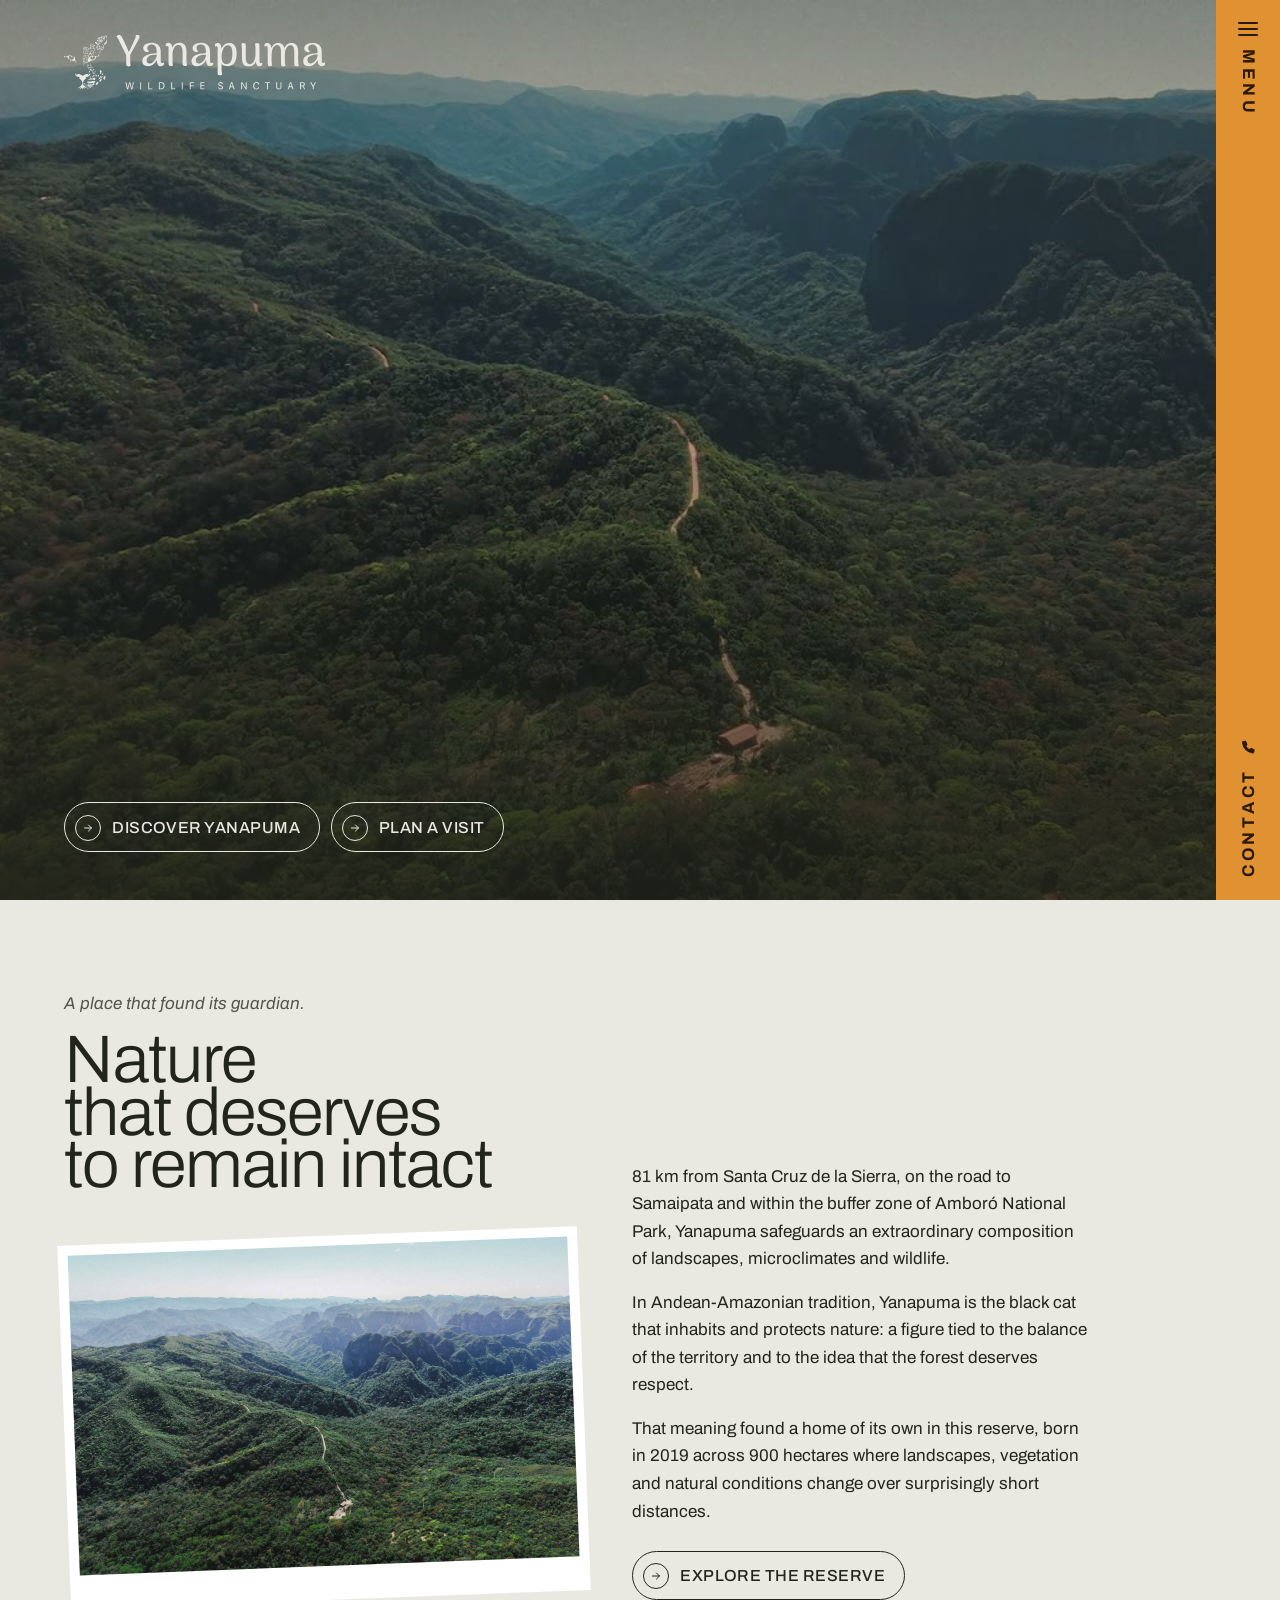
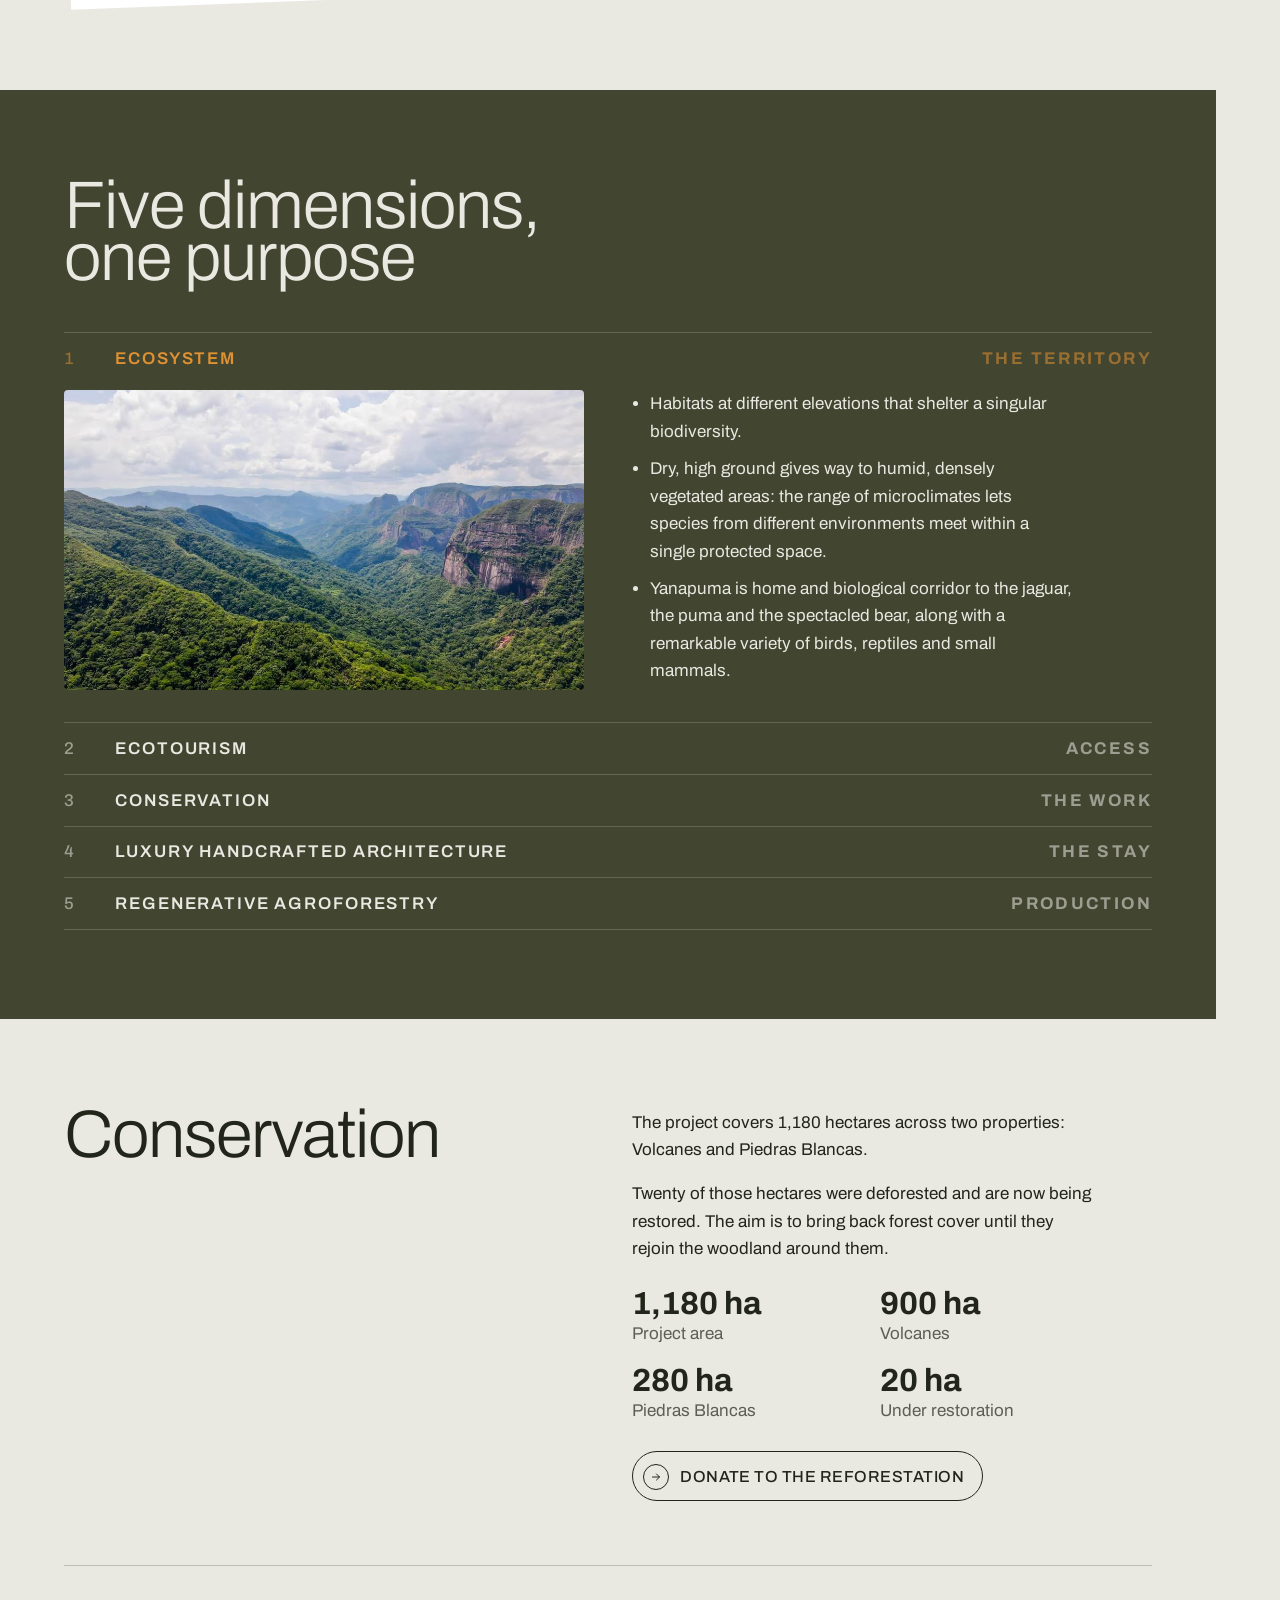
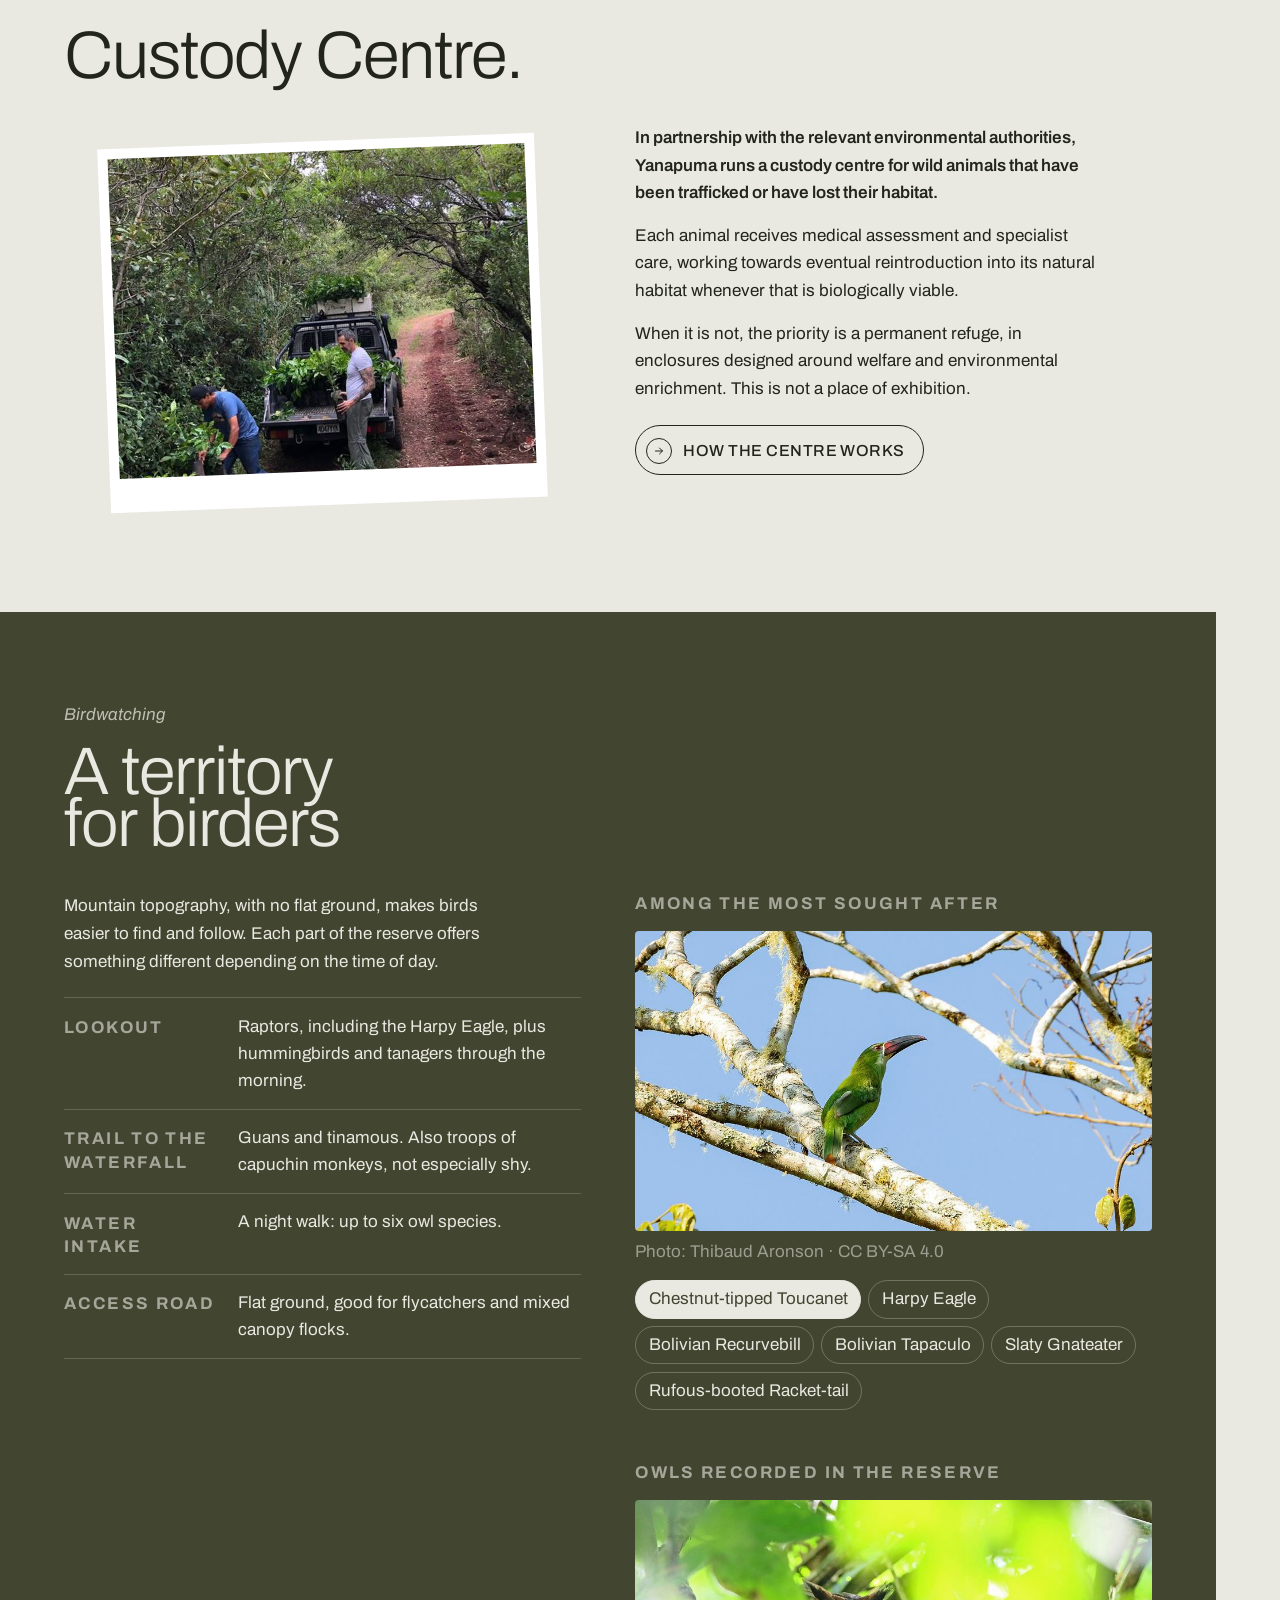
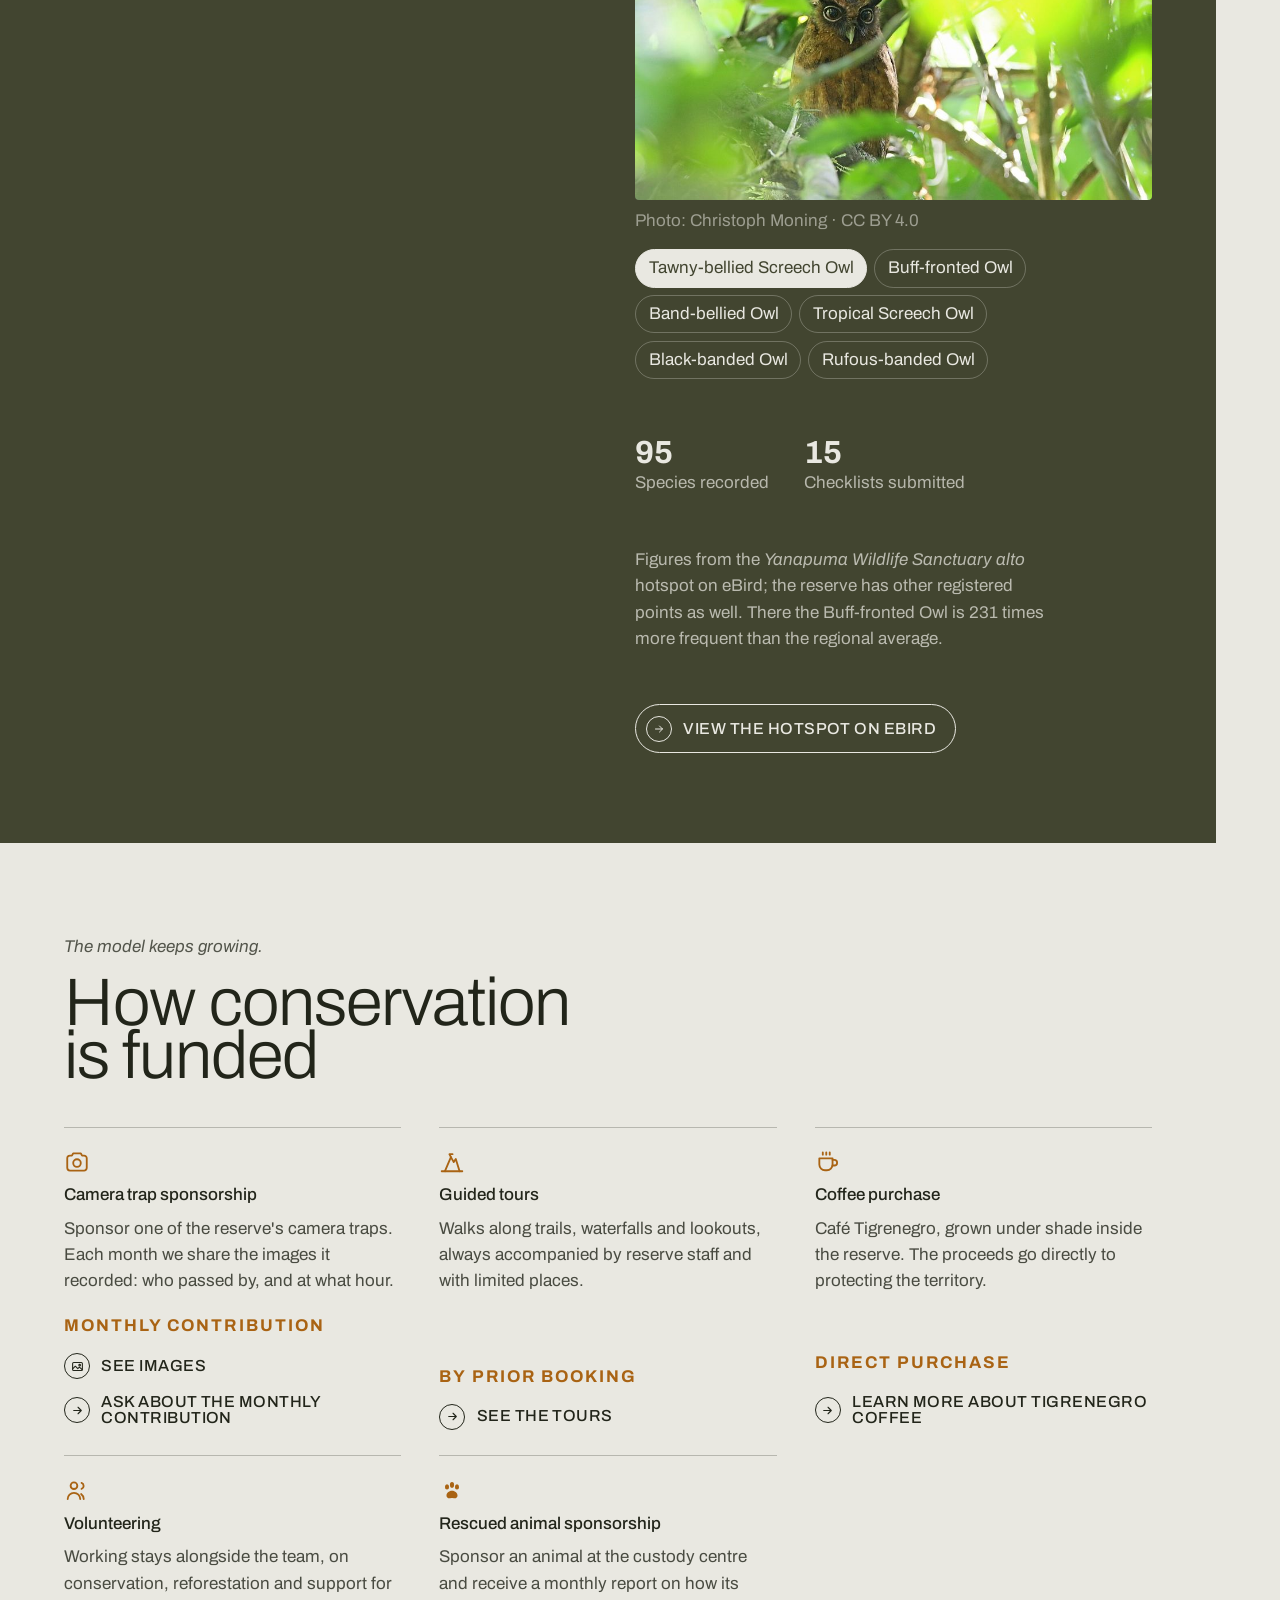
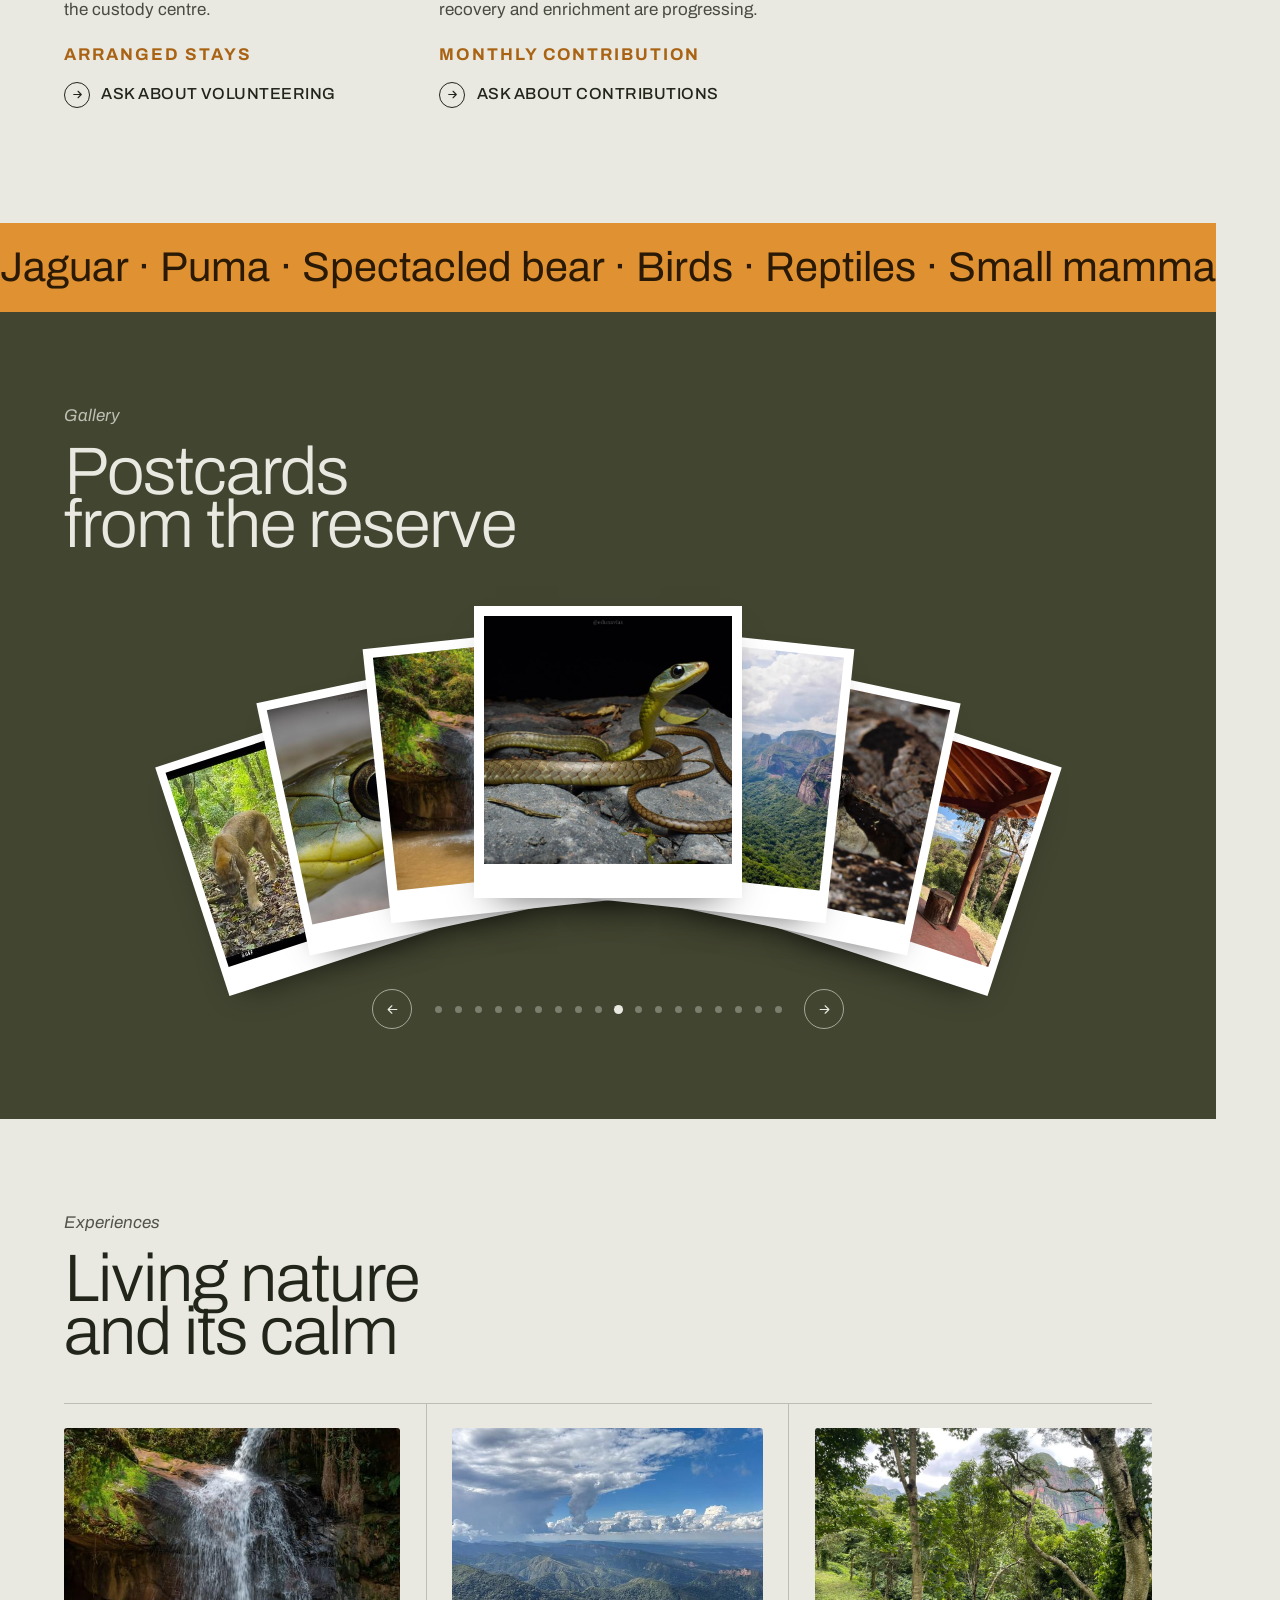
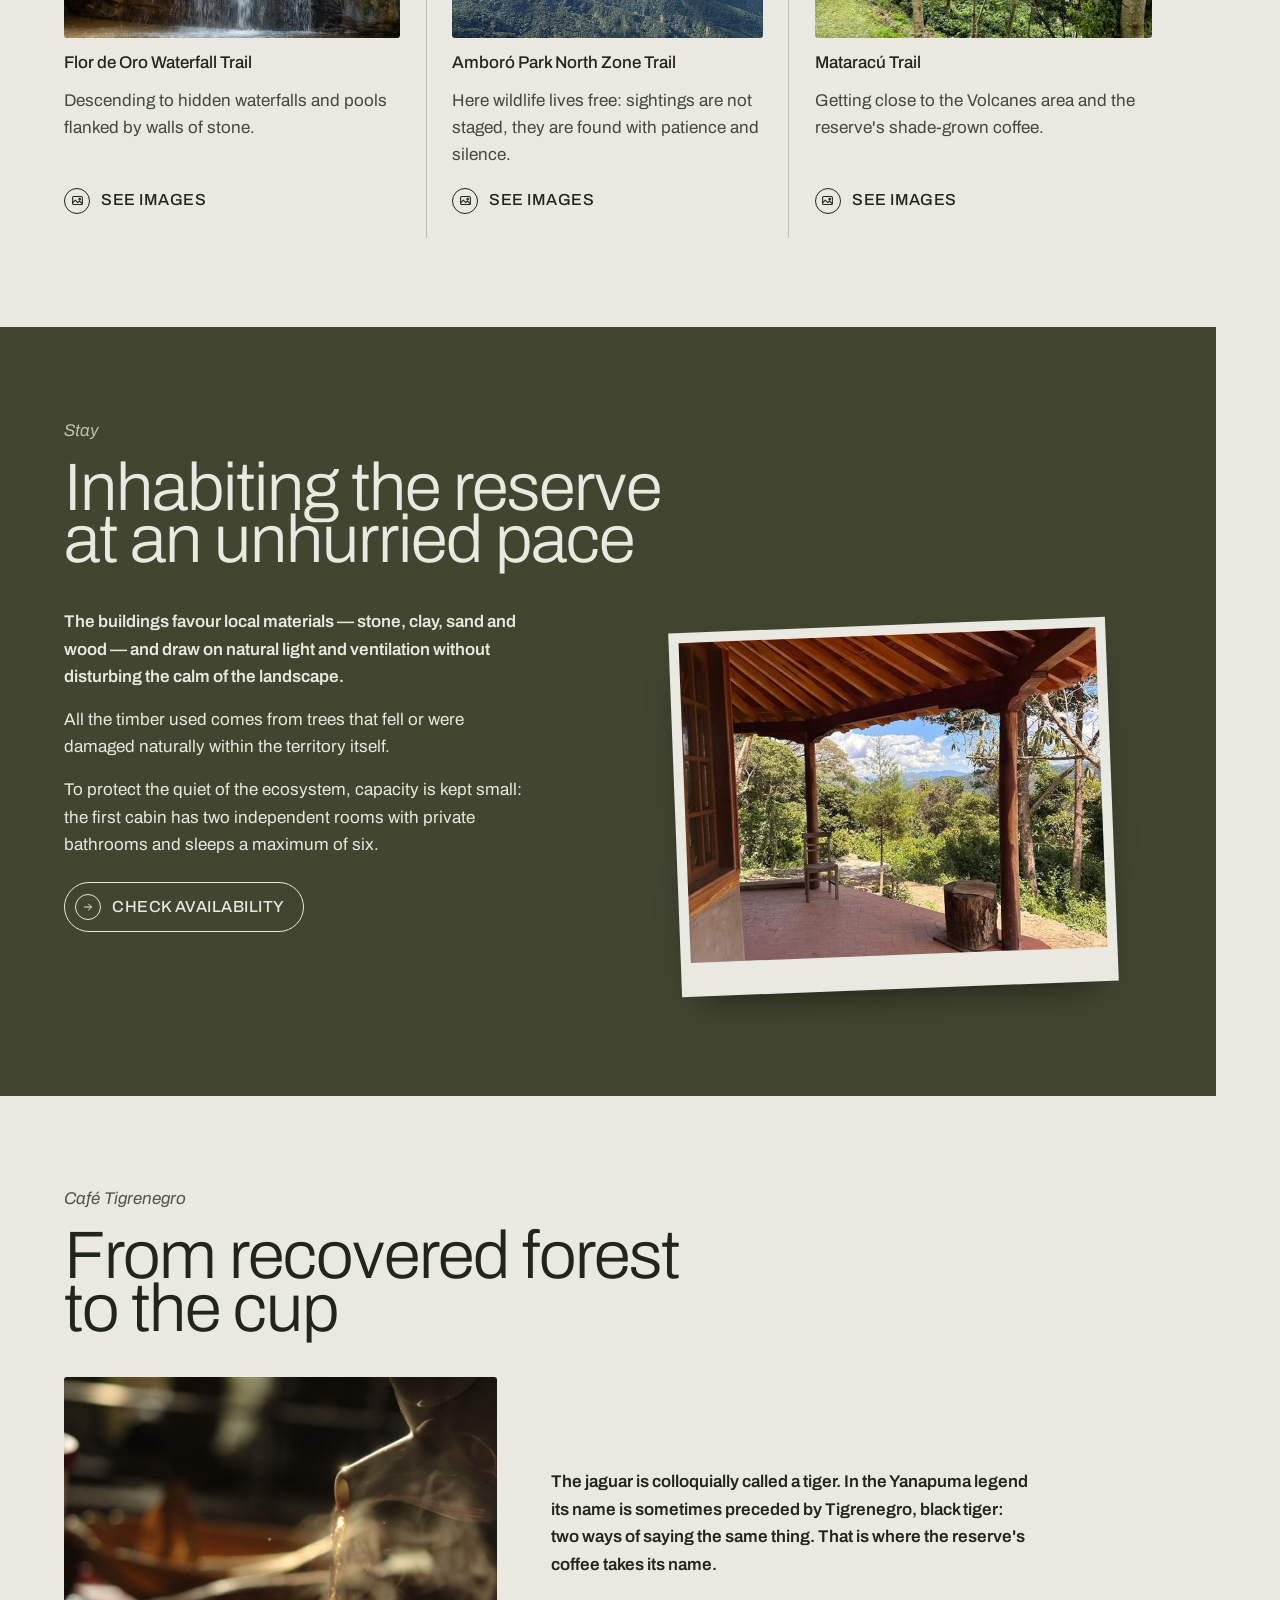
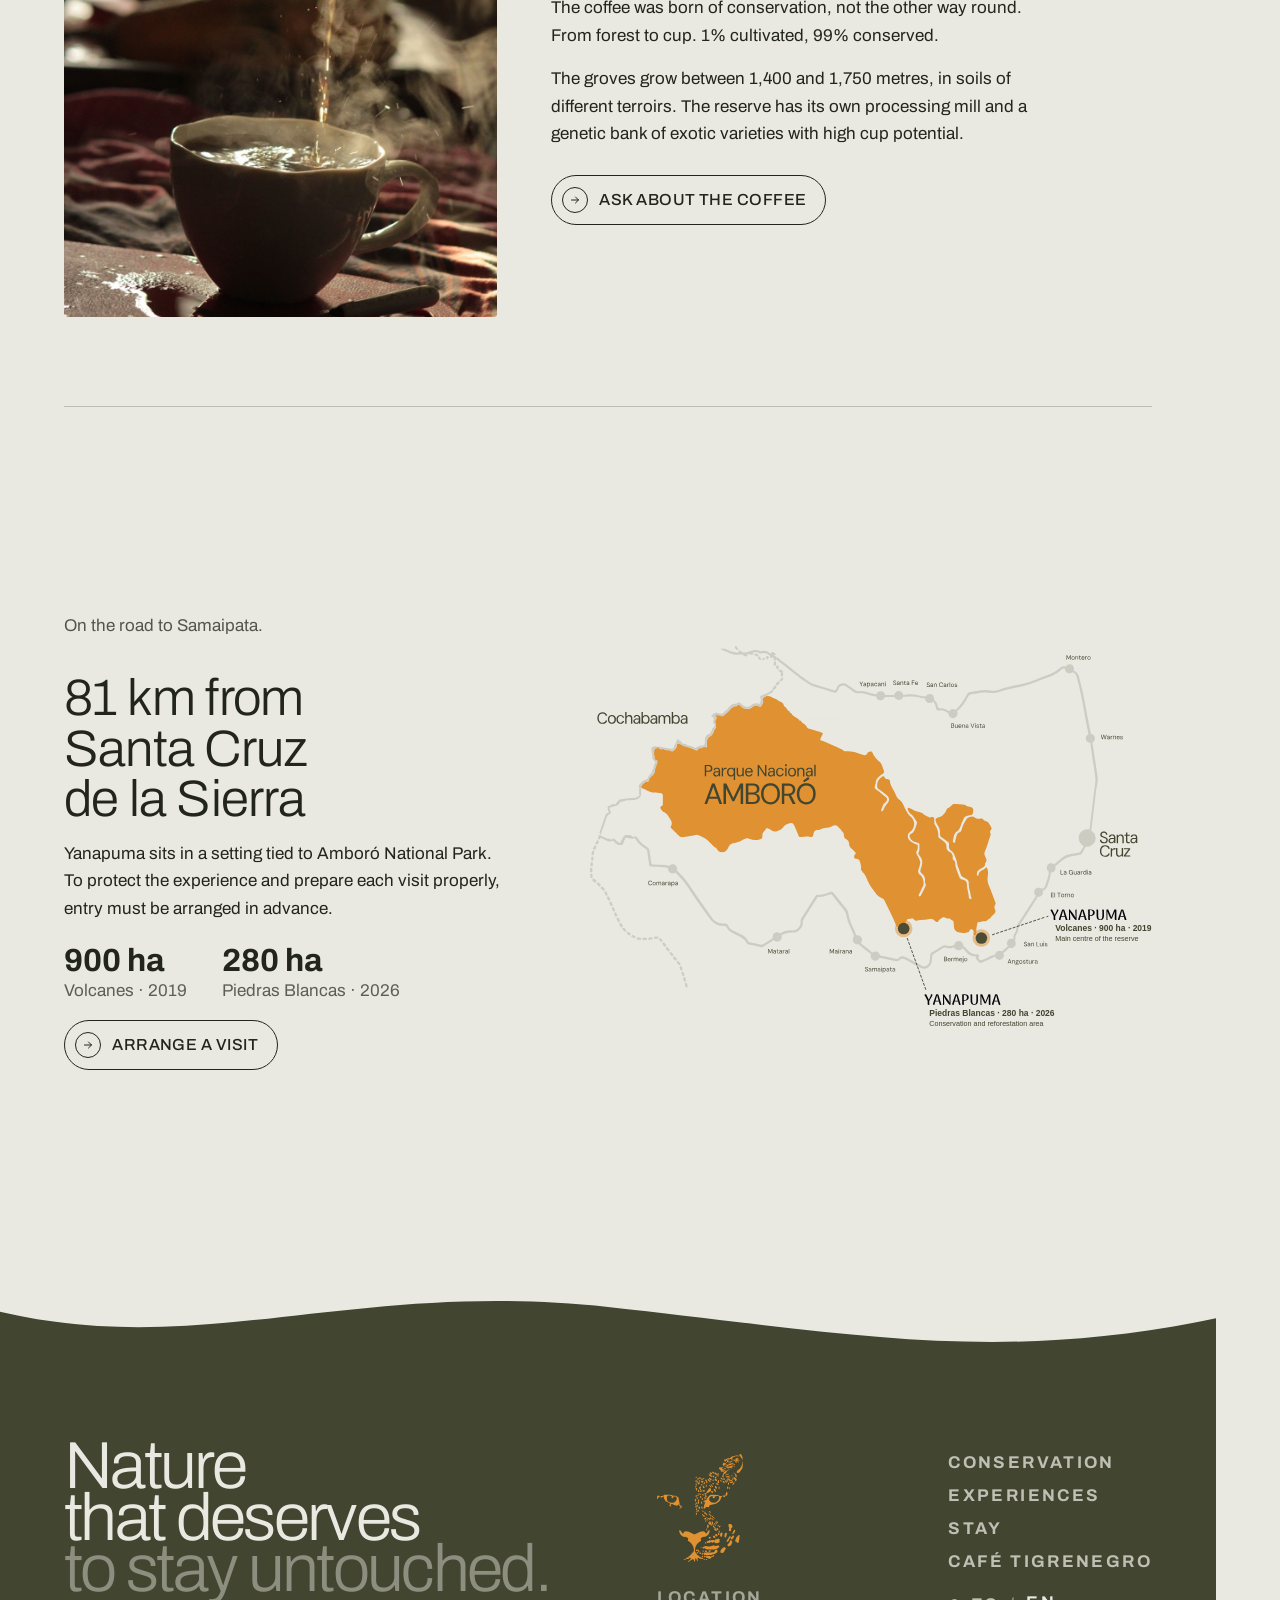
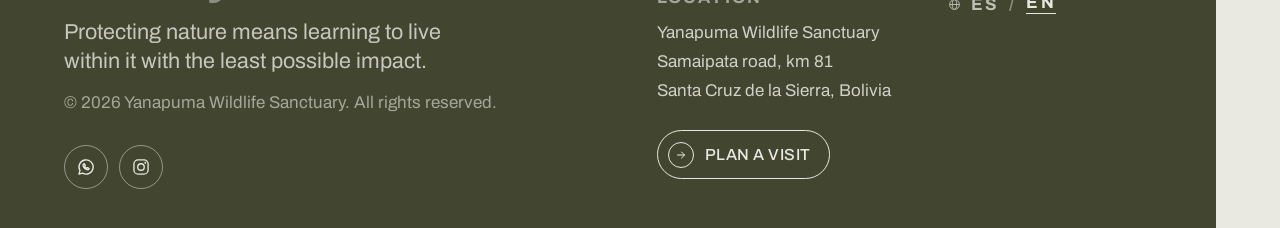
<file: en/index.html>
<!doctype html>
<html lang="en">
<head>
<meta charset="utf-8">
<meta name="viewport" content="width=device-width, initial-scale=1">
<title>Yanapuma Wildlife Sanctuary — Life and beauty that deserve to remain untouched</title>
<meta name="description" content="A 900-hectare private reserve 81 km from Santa Cruz de la Sierra, in the buffer zone of Amboró National Park. Conservation, low-impact ecotourism and sustainable production.">
<meta property="og:type" content="website">
<meta property="og:site_name" content="Yanapuma Wildlife Sanctuary">
<meta property="og:locale" content="en">
<meta property="og:title" content="Yanapuma — Life and beauty that deserve to remain untouched">
<meta property="og:description" content="900 hectares of protected biodiversity beside Amboró National Park, Bolivia.">
<meta property="og:image" content="../assets/video/hero-poster.jpg">
<meta name="twitter:card" content="summary_large_image">
<meta name="theme-color" content="#424530">
<link rel="preconnect" href="https://fonts.googleapis.com">
<link rel="preconnect" href="https://fonts.gstatic.com" crossorigin>
<link rel="stylesheet" href="https://fonts.googleapis.com/css2?family=Archivo:ital,wght@0,100..700;1,100..700&amp;display=swap">
<link rel="alternate" hreflang="es" href="../">
<link rel="alternate" hreflang="en" href="./">
<link rel="alternate" hreflang="x-default" href="../">
<link rel="stylesheet" href="../css/styles.css?v=37">
<script>try{if(localStorage.getItem("yanapuma.welcomed"))document.documentElement.classList.add("pl-seen")}catch(e){}</script>
</head>
<body>

<div id="preloader" role="presentation" aria-hidden="true">
  <div class="pl-mark"><svg fill="currentColor" aria-hidden="true" focusable="false" xmlns="http://www.w3.org/2000/svg" xmlns:xlink="http://www.w3.org/1999/xlink" viewBox="0 0 222.6 279.5"> <path d="M102.8,256.8c0.1,0.1,0.3,0.1,0.4,0.2c0,0.1,0,0.2,0.1,0.2c0,0.2,0.1,0.3,0.2,0.4c0.2,0.2,0.5,0.4,0.9,0.4 c0.3,0,0.6-0.1,0.9-0.4c0.2-0.2,0.3-0.4,0.5-0.6c0.1-0.2,0.2-0.4,0.3-0.7c0.2-0.4,0.2-0.8,0.3-1.2c0-0.2,0-0.3-0.1-0.5 c0-0.1-0.1-0.3-0.2-0.4c-0.1-0.1-0.2-0.1-0.2-0.2c-0.1-0.1-0.3-0.1-0.4-0.1c-0.1,0-0.2,0-0.3,0c-0.2,0-0.3,0.1-0.4,0.1 c-0.1,0.1-0.2,0.1-0.2,0.2c-0.1,0.1-0.2,0.2-0.2,0.3c0,0,0,0.1-0.1,0.1l0,0c0,0,0,0,0,0h0c0,0,0,0,0,0c-0.1,0-0.2-0.1-0.3-0.1 c-0.2,0-0.3,0-0.5,0c-0.2,0-0.3,0.1-0.4,0.2c-0.1,0.1-0.2,0.2-0.3,0.3c-0.1,0.3-0.2,0.6-0.1,0.9 C102.4,256.4,102.6,256.7,102.8,256.8"/> <path d="M118.5,263.6c-0.3-0.2-0.6-0.2-0.9-0.1c-0.3,0.1-0.6,0.3-0.7,0.6c0,0.1-0.1,0.2-0.1,0.3c0,0.1,0,0.1,0,0.2 c-0.1,0-0.2,0.1-0.3,0.1c-0.1,0.1-0.2,0.1-0.2,0.2c-0.1,0.2-0.3,0.3-0.3,0.5c-0.1,0.4-0.1,0.8-0.1,1.2c0,0.1,0,0.2,0.1,0.3 c0.1,0.2,0.1,0.4,0.3,0.5c0.1,0.2,0.3,0.3,0.4,0.4c0.1,0.1,0.3,0.1,0.4,0.1c0.4,0.1,0.7-0.1,1-0.3c0.4-0.4,0.7-0.9,0.9-1.5 c0.1-0.3,0.1-0.6,0.2-0.9c0-0.3,0-0.6-0.1-0.9C119.1,264,118.8,263.7,118.5,263.6"/> <path d="M125.3,264c-0.2-0.2-0.4-0.3-0.6-0.5c-0.2-0.1-0.4-0.2-0.7-0.3c-0.4-0.1-0.7-0.1-1.1,0c-0.2,0-0.3,0.1-0.5,0.2 c-0.2,0.1-0.3,0.2-0.4,0.3c-0.1,0.1-0.2,0.2-0.2,0.4c-0.1,0.1-0.1,0.3-0.1,0.5c0,0.3,0.1,0.6,0.3,0.8c0,0.1,0,0.2,0,0.3 c0,0.3,0,0.6,0.1,0.8c0,0.1,0,0.2,0,0.3c0,0.2,0.1,0.3,0.2,0.4c0.1,0.1,0.1,0.2,0.2,0.2c0.1,0.1,0.3,0.2,0.4,0.2 c0.2,0.1,0.4,0.1,0.5,0.1c0.2,0,0.4,0,0.6-0.1c0.3,0,0.5-0.2,0.7-0.3c0.3-0.2,0.5-0.4,0.8-0.8c0.1-0.2,0.3-0.5,0.3-0.7 c0.1-0.4,0.1-0.7,0-1.1C125.7,264.5,125.5,264.3,125.3,264"/> <path d="M120.6,257.3c-0.2-0.5-0.5-0.9-0.9-1.1c-0.3-0.2-0.7-0.3-1.1-0.3c-0.3,0-0.6,0.1-0.9,0.2 c-0.4,0.2-0.6,0.5-0.7,0.9c0,0,0,0.1,0,0.1c-0.3,0-0.5,0-0.8,0.1c-0.4,0.1-0.7,0.5-0.8,0.8c-0.1,0.4,0,0.9,0.3,1.2 c0.5,0.5,1.2,0.9,1.9,1.1c0.4,0.1,0.9,0.1,1.3,0c0.4-0.1,0.8-0.3,1.1-0.6C120.6,259,120.9,258.1,120.6,257.3"/> <path d="M110.3,257.9c0.1,0.2,0.2,0.4,0.4,0.5c0.1,0.2,0.3,0.3,0.5,0.4c0.1,0.1,0.3,0.1,0.4,0.1c0.2,0,0.3,0,0.5,0 c0.2,0,0.3-0.1,0.4-0.2c0.1-0.1,0.2-0.2,0.3-0.3c0,0,0-0.1,0-0.1c0.1,0,0.2-0.1,0.3-0.1c0,0,0.1,0,0.1-0.1c0.2-0.1,0.3-0.2,0.4-0.4 c0.2-0.2,0.3-0.4,0.4-0.7c0.1-0.2,0.1-0.4,0.1-0.6c0-0.1,0-0.3-0.1-0.4c0-0.1-0.1-0.3-0.2-0.4c-0.1-0.1-0.2-0.2-0.3-0.3 c0,0-0.1-0.1-0.1-0.1c-0.1-0.1-0.2-0.2-0.3-0.3c-0.1-0.1-0.2-0.1-0.3-0.1c-0.1,0-0.2-0.1-0.3-0.1c-0.1,0-0.2,0-0.3,0 c-0.1,0-0.2,0-0.3,0c-0.1,0-0.2,0-0.3,0c-0.1,0-0.2,0-0.3,0c-0.1,0-0.3,0.1-0.4,0.2c0,0-0.1,0-0.1,0.1c-0.1,0.1-0.2,0.2-0.3,0.3 c-0.1,0.1-0.3,0.3-0.4,0.5c-0.1,0.2-0.2,0.4-0.2,0.6c0,0.2-0.1,0.3-0.1,0.5c0,0.2,0,0.3,0.1,0.5 C110.1,257.5,110.2,257.7,110.3,257.9"/> <path d="M123.8,272.7c-0.2-0.2-0.5-0.4-0.9-0.4h-1.2c-0.2,0-0.3,0-0.5,0.1c-0.1,0-0.3,0.1-0.4,0.2 c-0.1,0.1-0.2,0.2-0.2,0.4c-0.1,0.1-0.1,0.3-0.1,0.5c0,0.1,0,0.2,0,0.3c0.1,0.2,0.2,0.4,0.3,0.5c0.2,0.2,0.5,0.4,0.9,0.4h1.2 c0.2,0,0.3,0,0.5-0.1c0.1,0,0.3-0.1,0.4-0.2c0.1-0.1,0.2-0.2,0.2-0.4c0.1-0.1,0.1-0.3,0.1-0.5c0-0.1,0-0.2,0-0.3 C124,273,123.9,272.9,123.8,272.7"/> <path d="M129.7,273c-0.1-0.1-0.1-0.3-0.2-0.4c-0.1-0.1-0.2-0.3-0.3-0.4c-0.1-0.1-0.2-0.2-0.4-0.3c0,0-0.1-0.1-0.2-0.1 c-0.1-0.1-0.3-0.1-0.4-0.2c-0.2,0-0.3-0.1-0.5-0.1c0,0-0.1,0-0.1,0c-0.1,0-0.3,0-0.4,0.1c-0.2,0-0.3,0.1-0.4,0.2 c-0.1,0.1-0.2,0.2-0.3,0.3c-0.1,0.1-0.1,0.3-0.1,0.4c0,0.2,0,0.3,0,0.5c0,0.1,0.1,0.2,0.1,0.3c0,0,0.1,0.1,0.1,0.1c0,0,0,0,0,0 c0,0.1,0,0.2,0,0.3c0.1,0.2,0.2,0.4,0.3,0.5c0.1,0.1,0.2,0.1,0.2,0.2c0.2,0.1,0.4,0.2,0.6,0.2c0.2,0,0.5,0,0.7,0 c0.2,0,0.4-0.1,0.6-0.2c0.1-0.1,0.3-0.2,0.3-0.3c0.1-0.1,0.2-0.3,0.2-0.4c0.1-0.2,0.1-0.4,0-0.6C129.8,273.1,129.8,273.1,129.7,273" /> <path d="M146.1,261.8c-0.9,1-2,1.7-3.2,2.4c-0.4,0.2-0.8,0.3-1.2,0.5c-0.1,0-0.2,0.1-0.3,0.2c-0.3,0.1-0.7,0.2-1,0.3 c-0.6,0.1-1.5,0.5-2.1,0.3c-0.2-0.1-0.2-0.1-0.3-0.3c-0.2-0.4-0.5-0.7-0.9-0.9c-0.7-0.4-1.5-0.4-2.3-0.2c-0.6,0.1-1.3,0.5-1.9,0.4 c-0.7-0.1-1.4-0.6-2-1c-0.5-0.4-1.2-0.1-1.6,0.3c-1.2-0.1-2.4,0.9-2.7,2c-0.3,1.4,0.6,2.6,1.9,3.1c0.5,0.2,1.1,0.3,1.7,0.3 c0.6,0,1.2-0.4,1.7,0c0.5,0.4,0.9,0.8,1.5,1.1c0.6,0.3,1.3,0.5,2,0.6c1.3,0.1,2.6-0.2,3.7-1c1-0.8,1.8-1.9,2.8-2.7 c0.2-0.1,0.3-0.2,0.5-0.3c0.4-0.2,0.8-0.3,1.2-0.5c0.4-0.2,0.8-0.4,1.2-0.6c1.3-0.6,2.6-1.3,3.3-2.7 C148.6,262.1,147.1,260.8,146.1,261.8"/> <path d="M121.4,271.8c-0.9-1-8.9-4.7-8.9-4.7s-4.3-2.9-6.8-4.7c-2.4-1.7-7.2-9.8-7.2-9.8l0-4.4l0,0l0.1-1.2v0 c0,0,0-3.6,1.9-8.1c1.8-4.2,5.5-10.1,13.5-14.6l0.1-0.1l-0.9-6.2c0.7-0.6,5.4-4.7,11.5-3.6l0.1,0l0.1,0c0.3-0.2,6.9-4.1,8.6-6.9 c1.5-2.6,3.1-6.5,3.1-9.8v-0.3l-0.3,0c-0.1,0-3.7,0.3-5.2,3.1c-1.4,2.7-3.5,5.2-3.5,5.2c0,0-0.3,0.3-0.7,0.2c-0.4-0.1-0.7-0.5-1-1.2 c-0.1-0.1-0.1-0.2-0.2-0.4c-1-2.3-2.9-7.1-14.1-3L97,208.7l-14.7-7.2c-11.1-4-13.1,0.7-14,3c-0.1,0.1-0.1,0.3-0.2,0.4 c-0.3,0.7-0.6,1.1-1,1.2c-0.1,0-0.1,0-0.2,0c-0.3,0-0.5-0.2-0.5-0.2c-0.1-0.1-2.1-2.5-3.5-5.2c-1.5-2.8-5-3.1-5.2-3.1l-0.3,0v0.3 c0,3.3,1.6,7.2,3.1,9.8c1.7,2.9,8.3,6.8,8.6,6.9l0.1,0l0.1,0c6.2-1.1,10.8,3,11.5,3.6l-1,6.2l0.1,0.1c15.3,8.6,15.5,22.5,15.5,22.7 l0.1,1.2h0h0l0.1,2.9c0,0-7,9.7-11.8,12.7l-3,1.9c0,0,1.4,2.6,0.1,2.6s-2.6-0.5-2.6-0.5h-2l-0.9,2.7c0,0-0.7,2.4-1.8,0.6l-2.9,0.5 l-0.8,1.2c0,0-1.9,0.5-0.9,0.8c1,0.3,3.1,0.5,4.5-0.3c1.4-0.7,1.1-2.2,3.7-1.9c2.6,0.3,2.7,0.7,3.7,0.3c1-0.5,4.2-3.6,4.2-3.6 s3.4,0.2,2.2,3.1c-1.3,2.9-3.3,3.8-3.3,3.8s-3.7,2.4-3.8,3.5c-0.1,1.2,1,0.8,2.2-0.1c1.2-0.9,1.3-0.9,2.4-1.9c1.1-1,2.6-1.3,2.6-1.3 s2.9-1.8,4.3-3c2-1.8,2.3,0,2.3,0l2.7,5.2c0,0,0.8,1.7,1.6,1.7c0.8,0,0.1-10.3,1.2-9.6s2.1,1.9,2.1,1.9l1.2,2c0,0,0.3,1.1,0.7,1.8 c0.5,0.6,1.7,2.3,2.3,2.3c0.6,0-0.2-1.8-0.3-2.8c-0.1-1-0.2-2.2-0.7-3.8c-0.5-1.6,1.2-2.5,1.2-2.5l6,2.5 C112,271,122.3,272.8,121.4,271.8"/> <path d="M127.2,228.8c-0.1-0.1-0.2-0.2-0.4-0.2c-0.1-0.1-0.2-0.1-0.4-0.2c-0.2-0.1-0.3-0.1-0.5-0.1c0,0,0,0,0,0 c-0.1,0-0.2,0-0.4,0c0,0-0.1,0-0.1,0c-0.3,0.1-0.6,0.3-0.8,0.5c-0.1,0.1-0.2,0.3-0.3,0.4c-0.1,0.1-0.1,0.3-0.2,0.5 c0,0.2-0.1,0.3-0.1,0.5c0,0,0,0.1,0,0.1c0,0.1,0,0.3,0.1,0.4c0,0,0,0.1,0,0.1c0,0.1,0.1,0.3,0.2,0.4c0.1,0.1,0.2,0.3,0.3,0.4 c0.1,0.1,0.2,0.2,0.3,0.2c0.1,0,0.1,0.1,0.2,0.1c0.1,0,0.1,0.1,0.2,0.1c0.2,0,0.3,0.1,0.5,0.1c0.1,0,0.2,0,0.4,0c0,0,0,0,0,0 c0.1,0,0.2-0.1,0.2-0.1c0.1,0,0.1-0.1,0.2-0.1c0.1,0,0.1-0.1,0.2-0.1c0.1-0.1,0.2-0.1,0.3-0.2c0.1-0.1,0.2-0.3,0.3-0.4 c0.1-0.1,0.1-0.3,0.2-0.4c0,0,0-0.1,0-0.1c0-0.1,0-0.3,0.1-0.4c0,0,0-0.1,0-0.1c0-0.3-0.1-0.5-0.2-0.8 C127.5,229.1,127.4,229,127.2,228.8C127.3,228.9,127.2,228.8,127.2,228.8"/> <path d="M160.6,219.6c-1-0.7-2.4-0.7-3.3,0.2c-0.1,0.1-0.1,0.1-0.2,0.2c-0.2-0.1-0.3-0.1-0.4-0.1 c-0.7-0.3-1.4-0.4-2.1-0.1c-0.5,0.2-0.8,0.6-1,1.1c0,0.1-0.1,0.1-0.1,0.2c-0.1,0-0.2-0.1-0.2-0.1c-1.6-0.6-2.9,0.6-3.9,1.7 c-0.4,0.5-0.9,1-1.2,1.6c-0.3-0.7-0.8-1.2-1.4-1.5c-0.9-0.4-1.9-0.4-2.9-0.3c-0.2,0-0.5,0-0.7,0c-0.1,0-0.3,0-0.4,0 c-0.1,0-0.1,0-0.1,0c0,0,0,0-0.1,0c-0.7-0.2-1.4-0.2-2,0.4c-0.3,0.3-0.4,0.7-0.5,1c-0.6,0-1.1,0.3-1.5,0.8c-0.1-0.2-0.2-0.3-0.3-0.5 c-0.8-1-2.3-1.7-3.4-0.9c-0.3,0.2-0.5,0.5-0.7,0.8c-0.1,0.1-0.1,0.2-0.2,0.3c0,0-0.1,0.1-0.1,0.1c-0.1,0.1-0.1,0.1-0.2,0.2 c0,0-0.1,0.1-0.1,0.1c-0.1,0.1-0.2,0.1-0.3,0.2c0,0-0.1,0-0.1,0.1c-0.4,0.2-0.9,0.3-1.3,0.4c0,0-0.2,0-0.3,0c-0.1,0-0.2,0-0.3,0 c-0.3,0-0.5,0-0.8,0.1c-0.5,0-0.9,0.3-1.1,0.7c-0.3,0.1-0.7,0.3-0.8,0.6c-0.4,0.6-0.1,1.3,0.4,1.6c-0.1-0.1,0,0,0,0 c0.1,0.1,0.1,0.1,0.2,0.2c0.1,0.1,0.1,0.1,0.2,0.2c0,0,0,0,0,0c0,0,0,0,0,0.1c0,0,0,0,0,0.1c-0.3,0.5-0.1,1.2,0.3,1.5 c0.5,0.4,1.1,0.3,1.6-0.1l1.2-0.9c0.9,0,1.7,0.4,2.6,1c0.8,0.6,1.8-0.2,1.8-1c0,0,0-0.1,0-0.1c0,0,0,0,0,0c0,0,0.1-0.2,0.1-0.2 c0-0.1,0.1-0.1,0.1-0.2c0,0,0,0,0,0c0,0,0.1-0.1,0.1-0.1c0,0,0.1-0.1,0.1-0.1c0.1-0.1,0.2-0.1,0.2-0.1c0,0,0,0,0,0c0,0,0,0,0.1,0 c0,0,0.1,0,0.1,0c0,0,0,0,0,0c0.5,0,1-0.3,1.2-0.9c0-0.1,0-0.2,0.1-0.3c0.5,0.4,1.3,0.6,2,0.6c0.3,0,0.5-0.1,0.8-0.1 c-0.1,0.1-0.1,0.2-0.1,0.3c-0.1,0.7,0.2,1.3,0.8,1.5c1,0.3,2.2,0,3-0.7c0.2-0.2,0.4-0.4,0.5-0.6c0-0.1,0.1-0.1,0.1-0.2 c0.1,0,0.2,0,0.3-0.1c0.3-0.1,0.5-0.2,0.7-0.3c0.3-0.2,0.5-0.4,0.7-0.7c0.2,0.5,0.6,0.8,1.1,0.8c0,0,0.1,0,0.1,0 c0,1.1,0.4,2.2,1.5,2.7c0.8,0.4,1.8,0.3,2.6-0.1c1.9,1.1,4.4,0.4,6.3-0.8c1.1-0.7,2.6-1.5,2.7-2.9c0-0.4,0-0.7-0.2-1.1 c0,0-0.1-0.1-0.1-0.2c0,0,0-0.2,0-0.2c0.2-0.7,0.4-1.4,0.4-2.2C162.3,221.7,161.8,220.4,160.6,219.6 M129.5,228.9 C129.5,228.9,129.5,228.9,129.5,228.9C129.5,228.9,129.5,228.9,129.5,228.9 M133,225C133,225,133,225,133,225 C133,225,133,225,133,225"/> <path d="M156.9,236.9c-1.7,0.2-3.4,0.5-5,1.1c-0.4,0.1-0.8,0.3-1.2,0.4c0.1,0-0.2,0-0.3,0.1c0,0-0.1,0-0.1-0.1 c-0.7-0.5-1.3-1-2.1-1.4c-1.6-0.6-3.1-0.4-4.6,0.2c-1.8,0.6-3.6,1.2-5.4,1.5c-1.8,0.4-3.7,0.7-5.6,0.6c-1.9-0.1-3.6-1-5.6-1.1 c-1.9,0-3.8,0.6-5.6,1.3c-0.3,0.1-0.5,0.3-0.7,0.5c-1,0.1-2,0.5-2.6,1.4c-0.6,1.1-0.4,2.7,0.8,3.4c0.6,0.4,1.4,0.4,2,0 c0.6-0.3,0.9-0.8,1.6-0.8c0.6,0,1.3,0.4,1.8,0.7c0.7,0.4,1.4,0.7,2.1,1c3.2,1.4,6.5,1.8,10,1.8c3.4,0,6.8,0,10.2-0.4 c3.3-0.4,6.6-1.2,9.6-2.7c2.2-1.1,6.6-3.3,4.8-6.4C160.2,236.5,158.4,236.8,156.9,236.9"/> <path d="M104,251.3l0.2,0c0,0,0.1,0,0.1,0c0.2,0,0.3,0,0.5-0.1c0.3-0.1,0.5-0.4,0.7-0.6c0.1-0.1,0.2-0.3,0.2-0.5 c0-0.2,0.1-0.3,0.1-0.5c0-0.4-0.1-0.7-0.3-1c0-0.1-0.1-0.1-0.1-0.2c-0.1-0.1-0.2-0.3-0.3-0.4c-0.3-0.3-0.5-0.4-0.9-0.5 c-0.6-0.2-1.4-0.1-1.9,0.3c-0.3,0.2-0.5,0.4-0.7,0.6c-0.1,0.2-0.3,0.3-0.4,0.5c-0.1,0.2-0.2,0.4-0.3,0.6c-0.1,0.3,0,0.7,0.1,0.9 c0.1,0.2,0.4,0.5,0.7,0.6c0.2,0,0.3,0,0.5,0c0.2,0.3,0.6,0.5,0.9,0.5C103.4,251.3,103.7,251.3,104,251.3"/> <path d="M154.3,247.6c-1.3-0.4-2.7,0.1-3.6,1.1c-0.9,1-1.3,2.3-1.8,3.6c-0.4,1.2-0.9,2-2.2,2.2c-1.5,0.3-3,0.3-4.5,0.4 c-1.8,0.1-3.5,0.2-5.2,0.4c-1,0.1-1.9,0.1-2.9,0.2c-0.1,0-0.1,0-0.2,0c0,0,0,0,0,0c-0.1-0.1-0.2-0.2-0.2-0.3c-0.3-0.3-0.6-0.6-1-0.7 c-0.7-0.2-1.4,0.1-2.1,0.4c-0.2,0.1-0.5,0.2-0.6,0.3c0,0,0,0,0,0c0,0-0.3-0.2-0.3-0.2c-0.8-0.5-1.6-0.6-2.4-0.1 c-0.5,0.3-0.8,0.6-1.3,0.6c-0.6-0.1-1.2-0.4-1.8-0.4c-0.9-0.1-1.6,0-2.3,0.6c-0.5,0.4-0.4,1.3,0,1.7c0,0,0.1,0.1,0.1,0.1 c-0.1,0.6-0.2,1.3-0.4,1.9c-0.1,0.4,0,0.9,0.3,1.2c1.1,1,2.8,1.2,4,0.3c0,0,0.1-0.1,0.2-0.1c0.3,0.6,0.7,1.1,1.3,1.5 c1.3,0.7,2.8,0.5,4.1,0c0.7-0.3,1.3-0.6,2-0.8c0.7-0.2,1.4-0.1,2.1-0.1c1.5,0.2,3,0.5,4.5,0.1c0.8-0.2,1.4-0.6,2.1-1 c0.7-0.3,1.5-0.5,2.3-0.6c1.6-0.3,3.1-0.6,4.6-1.3c1.4-0.6,2.8-1.2,4.1-2c2.3-1.3,4.4-3.5,3.5-6.4 C156.3,249.1,155.5,248,154.3,247.6 M125.9,260.4C125.9,260.3,125.9,260.2,125.9,260.4 M129.9,255.3 C129.9,255.3,129.9,255.3,129.9,255.3C129.7,255.4,129.9,255.3,129.9,255.3"/> <path d="M109,254.6c0.4,0,0.8-0.2,1-0.6c0.6-1.1,0.2-2.5-0.8-3.2c-0.1-0.1-0.2-0.1-0.3-0.1c-0.2-0.6-0.3-1.1-0.4-1.7 c0,0.1,0,0.1,0,0.2c0-0.3-0.1-0.6-0.3-0.8c-0.2-0.2-0.6-0.4-0.9-0.4c-0.3,0-0.6,0.1-0.9,0.4c-0.2,0.2-0.4,0.5-0.4,0.9 c0.2,1.7,0.8,3.4,1.9,4.8C108.2,254.3,108.5,254.6,109,254.6"/> <path d="M120.1,250.5c0-0.2-0.1-0.3-0.2-0.4c-0.1-0.1-0.2-0.2-0.3-0.3c-0.1-0.1-0.3-0.1-0.4-0.1c-0.2,0-0.3,0-0.5,0 c-0.3,0.1-0.6,0.3-0.7,0.6c-0.2,0.3-0.2,0.6-0.1,0.9c0.1,0.6,0.3,1.1,0.4,1.7c0,0.2,0.1,0.3,0.2,0.4c0.1,0.1,0.2,0.2,0.3,0.3 c0.1,0.1,0.3,0.1,0.4,0.1c0.2,0,0.3,0,0.5,0c0.3-0.1,0.6-0.3,0.7-0.6c0.2-0.3,0.2-0.6,0.1-0.9C120.3,251.7,120.2,251.1,120.1,250.5" /> <path d="M124.2,252.3c0.5,0.7,1.2,1.3,2.1,1.5c0.9,0.2,1.8,0.1,2.6-0.5c0.2-0.2,0.5-0.4,0.6-0.7c0-0.1,0-0.2,0-0.3 c0-0.2-0.1-0.4-0.2-0.6c-0.2-0.4-0.4-0.7-0.7-1c-0.3-0.3-0.6-0.5-1-0.7c-0.5-0.2-0.9-0.3-1.4-0.4c-0.4,0-0.8,0-1.2,0.1 c-0.3,0.1-0.6,0.3-0.7,0.6c-0.1,0.2-0.2,0.5-0.1,0.8c0,0.1-0.1,0.2-0.1,0.3C124.1,251.6,124.1,252,124.2,252.3"/> <path d="M134.9,253.6c0.3,0.2,0.7,0.3,1,0.2c1.8-0.3,3.2-2.2,3.1-4c0-0.3-0.1-0.6-0.4-0.9c-0.2-0.2-0.6-0.4-0.9-0.4 c-0.3,0-0.6,0.1-0.9,0.4c-0.2,0.2-0.4,0.5-0.4,0.9c0,0.1,0,0.2,0,0.3c0,0.1-0.1,0.2-0.1,0.3c0-0.1-0.1-0.2-0.2-0.2 c-0.2-0.2-0.6-0.4-0.9-0.4c-0.3,0-0.6,0.1-0.9,0.4c-0.2,0.2-0.4,0.5-0.4,0.9c0,0.5,0.1,1,0.1,1.6 C134.4,253.1,134.6,253.4,134.9,253.6"/> <path d="M114.1,241c-1.5,0-1.6,2.4,0,2.4C115.6,243.4,115.6,241,114.1,241"/> <path d="M176,242.1c-1.4-0.9-2.9-0.9-4.2,0.1c-1.3,0.9-2.4,2-3.5,3.1c-2,2-4.3,4.6-4.2,7.6c0,1.5,0.9,3,2.4,3.4 c1.3,0.3,2.7,0.1,3.9-0.4c2.8-1.1,4.7-3.7,4.9-6.7c0-0.1,0-0.3,0-0.4c0.3-0.4,0.6-0.7,1-1.1c0.5-0.6,1.2-1.2,1.7-1.9 C178.8,244.1,177.2,242.9,176,242.1"/> <path d="M189.1,224.3c-0.4,0.6-0.4,1.3-0.6,2c-0.2,0.7-0.4,1.4-0.7,2.1c-0.7,1.3-1.6,2.4-2.7,3.3 c-1.1,0.9-2.2,2-2.5,3.4c-0.3,1.5,0.1,3.2,1.6,3.9c1.2,0.6,2.6,0.2,3.5-0.8c1.1-0.1,2.1-0.5,3-1.2c1.2-0.9,1.8-2.3,2.3-3.6 c0.2-0.6,0.4-1.3,0.7-1.9c0.3-0.7,0.7-1.2,1-1.9c0.7-1.6,0.1-3.2-1-4.5C192.5,224.1,190.4,222.5,189.1,224.3"/> <path d="M212.4,209.4c-1.1-0.1-2,0.5-2.6,1.3c-0.5,0.7-0.7,1.6-1.1,2.4c-0.4,0.7-1.3,0.7-2,1.1c-1,0.7-1.3,2.1-1.7,3.1 c-0.4,1.1-0.9,2.2-1.3,3.3c-0.4,1-1,2.1-1.3,3.2c-0.6,2.2,1.7,3.2,3.5,3.4c0.2,0,0.4,0,0.5-0.1c-0.1,1.4,0.3,2.9,2,3.2 c2.1,0.3,3.3-1.9,3.5-3.7c0.2-1.6-0.3-3.5,0.5-4.9c0.4-0.8,1-1.5,1.1-2.5c0-0.5-0.1-0.9-0.3-1.3c-0.3-0.5-0.3-0.4-0.2-0.9 c0.3-1.1,0.7-2.1,0.8-3.2c0.1-1.2,0.1-2.4-0.1-3.6C213.5,209.7,212.9,209.5,212.4,209.4"/> <path d="M196.4,211.2c-0.9,0.5-1.5,1.5-2.1,2.3c-0.2,0.4-0.5,0.7-0.7,1.1c-0.4,0-0.7,0.1-1,0.3 c-1.2,1.3-1.7,3.2-1.1,4.9c0.3,1,1.1,2,2.3,1.6c0.5-0.2,0.9-0.6,1.2-1c0.3-0.4,0.7-0.8,1-1.2c1.1-1.5,2.1-3,2.9-4.6 c0.5-1,1-2.1,0.2-3.1C198.4,210.8,197.2,210.8,196.4,211.2"/> <path d="M185.3,225.2c1.1-1.6,1-3.7,2.1-5.3c1-1.5,3-2.4,3.6-4.2c0.3-0.8,0.2-1.8-0.5-2.4c-0.9-0.9-2.2-0.5-3,0.4 c-0.9,0.9-1.6,2.1-2.1,3.3c-0.1,0-0.2,0.1-0.2,0.2c-2.1,2.5-3.9,5.3-5.2,8.3c-0.2,0.5-0.2,1.4,0.4,1.6 C182.2,227.9,184.2,226.8,185.3,225.2"/> <path d="M180.2,209.2c0.2-0.4,0.3-0.7,0.5-1.1c0.3-0.8,0.5-1.7,0.3-2.5c-0.2-0.8-0.9-1.5-1.7-1.7 c-1.7-0.5-2.9,1.3-3.5,2.6c-0.7,1.4-1.1,2.8-1.2,4.4c-0.1,1.6,0.2,3.3,0.8,4.9c0.2,0.4,0.4,0.7,0.8,0.8c0.4,0.1,0.9,0,1.2-0.3 c0.3-0.4,0.6-0.8,0.8-1.3c0.3-0.1,0.5-0.3,0.6-0.5c0.4-1,0.8-2.1,1.1-3.2C180.1,210.6,180.3,209.9,180.2,209.2"/> <path d="M164.6,213.5c0.9,0.7,2,0.9,3,0.4c1-0.5,1.5-1.6,1.3-2.7c-0.1-0.2-0.2-0.4-0.4-0.6c0.2-0.6,0.4-1.3,0.6-1.9 c0.3-0.9,0.6-1.8,0.7-2.7c0.1-1.1-0.5-2.1-1.6-2.4c-0.8-0.2-1.8-0.1-2.5,0.4c-1.6,1-2.2,2.8-2.3,4.6 C163.2,210.3,163.1,212.3,164.6,213.5"/> <path d="M152.7,212.7C152.7,212.7,152.7,212.7,152.7,212.7C152.7,212.7,152.7,212.7,152.7,212.7L152.7,212.7"/> <path d="M152.6,212.6c0,0,0.1,0.1,0.1,0.1C152.7,212.7,152.7,212.7,152.6,212.6c0.1,0.1,0.1,0.1,0.1,0.1c0,0,0,0,0,0 c0,0,0,0,0,0.1c0,0,0,0,0,0c0,0,0,0,0,0c0,0,0,0,0,0c0,0,0,0.1,0,0.1c0.1,0.6,0.9,1,1.5,0.8c0.3-0.1,0.6-0.3,0.7-0.6 c1.1-0.2,1.8-1.4,1.8-2.4c-0.1-1.3-1-2.2-2.1-2.8c-0.9-0.5-2-0.8-2.9-0.4c-0.7,0.2-1.2,0.7-1.4,1.4c-0.2,0.7-0.1,1.4,0.3,2 c0.4,0.6,0.9,1,1.5,1.4C152.3,212.4,152.4,212.5,152.6,212.6C152.2,212.3,152.5,212.5,152.6,212.6"/> <path d="M148.3,217.5c0.8,0,1.5-0.3,2.1-0.9c0.6-0.5,0.9-1.3,0.9-2c0-0.6-0.6-1.2-1.2-1.2c0,0-0.1,0-0.1,0 c-0.1-0.3-0.2-0.6-0.4-0.9c-0.8-1.1-2.3-1.5-3.5-0.9c-0.8,0.4-1.1,1.2-1.2,2c-0.1,0.7,0.1,1.3,0.4,1.9 C145.8,216.7,147.1,217.6,148.3,217.5"/> <path d="M139.1,215.4c-0.4-0.9-1.2-1.5-2.2-1.5c-1.1,0-2,0.7-2.6,1.5c-0.3,0.4-0.5,1-0.5,1.5c0,0.7,0.4,1.4,1.1,1.7 c1.1,0.5,2.3,0.6,3.4,0.2c0.3-0.1,0.6-0.3,0.7-0.6c0.2-0.3,0.2-0.6,0.1-0.9c0,0,0,0,0,0c0.1-0.1,0.1-0.3,0.1-0.4 C139.4,216.3,139.3,215.9,139.1,215.4"/> <path d="M158.7,209.4c0.4,0.4,1,0.5,1.5,0.4c0.5-0.1,0.9-0.5,1.1-0.9c0.3-0.5,0.3-1,0.2-1.6c-0.1-0.4-0.2-0.7-0.4-1 c-0.3-0.6-0.6-1.1-0.9-1.6c-0.3-0.4-0.7-0.6-1.2-0.6c-0.2,0-0.4,0.1-0.6,0.2c-0.2,0.1-0.4,0.4-0.4,0.6c-0.1,0.9-0.1,1.7,0.2,2.6 c0,0,0,0,0,0c-0.1,0.2-0.1,0.4-0.1,0.6C158.2,208.6,158.4,209.1,158.7,209.4"/> <path d="M162.5,200.6c-0.1-0.1-0.3-0.2-0.4-0.2c-0.1,0-0.1,0-0.2,0c0-0.2,0-0.3-0.1-0.5c0-0.2,0-0.3-0.1-0.5 c0-0.1-0.1-0.3-0.2-0.4c-0.1-0.1-0.2-0.1-0.2-0.2c-0.1-0.1-0.3-0.1-0.4-0.1c-0.1,0-0.2,0-0.3,0c-0.2,0-0.3,0.1-0.4,0.1 c-0.1,0.1-0.2,0.1-0.2,0.2c-0.1,0.2-0.3,0.3-0.3,0.5c-0.1,0.2-0.1,0.3-0.2,0.5c-0.1,0.2-0.1,0.5-0.1,0.7c0,0.3,0,0.5,0,0.8 c0,0.2,0.1,0.5,0.2,0.7c0.1,0.2,0.3,0.4,0.5,0.5c0.1,0.1,0.1,0.1,0.2,0.2c0.1,0.1,0.3,0.1,0.4,0.2c0.2,0.1,0.4,0.1,0.6,0.1 c0,0,0.1,0,0.1,0c0.1,0,0.3,0,0.4-0.1c0.6-0.2,1.1-0.6,1.2-1.2c0.1-0.3,0-0.7-0.1-0.9C162.7,200.8,162.6,200.7,162.5,200.6"/> <path d="M157.8,197.7c0.3,0,0.6-0.1,0.9-0.4c0.2-0.2,0.4-0.5,0.4-0.9c0-0.1,0-0.2-0.1-0.4c0,0,0,0,0,0 c-0.1-0.9-0.4-1.9-1-2.6c-0.5-0.8-1.2-1.4-2.1-1.9c-0.4-0.2-0.9-0.2-1.3,0.1c-0.4,0.3-0.6,0.8-0.4,1.3c0.4,1.7,1.4,3.3,2.8,4.4 C157.2,197.6,157.4,197.7,157.8,197.7"/> <path d="M153.1,193.8c-0.4-0.5-1-1-1.6-1.3c-0.8-0.4-1.9-0.9-2.7-0.4c-0.9,0.6-0.9,1.7-0.6,2.6c0.2,0.6,0.5,1.2,0.8,1.8 c0.8,1.1,1.9,2,3.2,2.5c0.9,0.3,2,0.1,2.5-0.8c0.4-0.8,0.2-1.7-0.2-2.4c-0.3-0.5-0.7-0.9-1.1-1.3C153.3,194.1,153.2,194,153.1,193.8 "/> <path d="M145.4,189.1c0.2,0.2,0.4,0.3,0.6,0.5c1,0.8,2.1,1.5,3.3,2.1c0.3,0.1,0.6,0.2,0.9,0.1c0.3-0.1,0.6-0.3,0.7-0.6 c0.3-0.5,0.2-1.4-0.4-1.6c-0.6-0.3-1.2-0.6-1.7-0.9c0-0.1-0.1-0.2-0.1-0.3c-0.4-0.8-1-1.6-1.6-2.2c-0.2-0.2-0.4-0.3-0.7-0.3 c-0.3,0-0.5,0-0.8,0.1c-0.8,0.3-1,1.4-0.8,2.1C144.9,188.5,145.1,188.8,145.4,189.1"/> <path d="M129.9,164.6c-0.1-0.2-0.3-0.4-0.6-0.5c0,0,0,0,0,0c-0.1-0.1-0.2-0.2-0.3-0.2c-0.1-0.1-0.2-0.1-0.3-0.1 c-0.2,0-0.5,0.1-0.6,0.3c-0.2,0.2-0.3,0.4-0.3,0.6c0,0.2,0.1,0.5,0.3,0.6c0.6,0.5,1.3,1,1.9,1.5c0.1,0.1,0.2,0.2,0.3,0.2 c0.1,0.1,0.2,0.1,0.3,0.1c0.2,0,0.5-0.1,0.6-0.3c0.2-0.2,0.3-0.4,0.3-0.6c0-0.2-0.1-0.5-0.3-0.6 C130.8,165.3,130.3,164.9,129.9,164.6"/> <path d="M129.3,172.5c0.7,0,1.2-0.4,1.4-0.9c0.4,0,0.7,0,1.1-0.1c0.2,0,0.4-0.2,0.5-0.4c0.1-0.2,0.2-0.5,0.1-0.7 c-0.1-0.2-0.2-0.4-0.4-0.5c-0.2-0.1-0.4-0.1-0.6-0.1c0,0,0.1,0,0.1,0c-0.3,0-0.6,0.1-0.9,0c0,0,0,0,0,0c-0.3-0.3-0.6-0.4-0.9-0.4 c-0.2,0-0.4,0.1-0.5,0.2c-0.1,0-0.3-0.1-0.4-0.1c-0.3-0.1-0.6,0-0.8,0.2c-0.2,0.2-0.3,0.4-0.4,0.7c-0.1,0.5,0.1,1,0.4,1.4 C128.2,172.2,128.7,172.5,129.3,172.5"/> <path d="M131.5,192c0.4,0,0.7-0.3,0.9-0.7c0.6-1.7,1.3-3.4,1.9-5.1c0.1-0.4-0.1-0.8-0.4-1c-0.1-0.3-0.3-0.5-0.6-0.5 c-0.3-0.1-0.7-0.1-1-0.1c0.6-0.7,0.3-2-0.9-2c-1.3,0-1.5,1.7-0.6,2.2c-0.5,0.2-1,0.6-1.2,1.2c-0.3,0.9,0.1,1.9,0.3,2.7l0.8,2.6 C130.7,191.7,131.1,192,131.5,192"/> <path d="M128.8,198.1c0.6,0.2,1.1-0.3,1.1-0.9c0-0.6,0-1.1-0.1-1.7c0.1-0.2,0.1-0.4,0.1-0.6c-0.1-0.2-0.2-0.4-0.4-0.5 c-0.1-0.3-0.2-0.5-0.3-0.8c-0.2-0.4-0.8-0.6-1.2-0.3c-0.4,0.3-0.5,0.8-0.3,1.2c0,0.1,0.1,0.1,0.1,0.2c0,0,0,0,0,0 c0,0.1,0,0.1,0.1,0.2c-0.2,0.3-0.4,0.8-0.4,1.2C127.5,197.1,128,197.9,128.8,198.1"/> <path d="M133,165.4c-0.3,0-0.5,0.1-0.7,0.4c-0.2,0.2-0.2,0.5-0.2,0.8c0.5,1.7,1.9,3,3.7,3.4c0,0,0.1,0,0.1,0 c0.2,0.3,0.4,0.4,0.8,0.4c0.5,0,0.9-0.4,0.9-0.9c0-1.1-0.6-2.2-1.4-3C135.2,165.8,134.1,165.3,133,165.4 M133.9,166.4L133.9,166.4 C133.9,166.4,133.9,166.4,133.9,166.4C133.9,166.4,133.9,166.4,133.9,166.4"/> <path d="M138.2,164.3c-0.3-0.1-0.7,0.1-1,0.3c-0.2,0.3-0.2,0.7-0.1,1c0.7,1.3,1.3,2.5,2,3.8c0.2,0.4,0.8,0.6,1.2,0.3 c0.3-0.2,0.5-0.5,0.4-0.9c0,0,0,0,0.1,0c0.5-0.1,0.8-0.6,0.6-1.1C141.1,166.1,139.8,164.8,138.2,164.3"/> <path d="M144.3,166.1c-0.3-0.2-0.7-0.2-1,0.1c-0.3,0.2-0.4,0.6-0.3,1c0.4,1.2,0.8,2.5,1.1,3.7c0.1,0.5,0.6,0.8,1.1,0.6 c0.3-0.1,0.6-0.4,0.6-0.7c0.1-0.1,0.2-0.3,0.3-0.4C146.6,168.8,145.8,166.9,144.3,166.1"/> <path d="M143.9,181.9c0.2,0.3,0.2,0.7,0.3,1.1c0.1,0.9,0.4,1.8,1.4,2.1c1.1,0.4,1.6-1.4,0.5-1.7c0,0,0,0,0,0 c0,0,0,0,0,0c0-0.1,0-0.1-0.1-0.3c-0.1-0.3-0.1-0.7-0.2-1c-0.2-0.8-0.6-1.3-1.1-1.8c0.2-0.1,0.3-0.4,0.3-0.7c0-1.6-0.4-3.2-1.1-4.6 c-0.3-0.6-1.2-0.6-1.6,0c-1.1,1.9-0.8,4.3,0.6,5.9C143.2,181.3,143.6,181.5,143.9,181.9"/> <path d="M149.4,178.9c-0.4-0.2-0.9-0.1-1.2,0.2c-0.3,0.4-0.2,0.8,0.1,1.2c-0.1-0.1,0,0,0,0c0,0.1,0.1,0.1,0.1,0.2 c0.1,0.1,0.1,0.2,0.2,0.4c0,0,0,0.1,0.1,0.1c0,0,0,0.1,0,0.1c0,0.1,0.1,0.3,0.1,0.4c0,0.1,0.1,0.2,0.1,0.3c0,0,0,0,0,0c0,0,0,0,0,0 c0,0.1,0,0.1,0,0.2c0,0.1,0,0.3,0,0.4c0,0.1,0,0.1,0,0.2c0,0,0,0,0,0c0,0,0,0,0,0c-0.1,0.4,0,0.7,0.3,1c0.1,0.6,0.4,1.2,0.9,1.7 c0.6,0.6,1.4,0.8,2.2,0.6c0.5-0.1,0.8-0.7,0.6-1.1c-0.2-0.5-0.6-0.8-1.1-0.6c0,0,0,0,0,0c0,0,0,0,0,0c-0.1,0-0.1,0,0,0 c0,0-0.1,0-0.1,0c0,0-0.1-0.1-0.1-0.1c0,0,0,0,0,0c0,0,0,0,0,0c-0.1,0-0.1-0.1-0.1-0.1c0,0-0.1-0.1-0.1-0.1c0,0-0.1-0.1-0.1-0.1 c0,0,0-0.1-0.1-0.1c0,0-0.1-0.2-0.1-0.2c0-0.1-0.1-0.3-0.1-0.5c0,0,0-0.1,0-0.1c0-0.1,0-0.2,0-0.2c0-0.2,0-0.3,0-0.5 C150.8,181,150.6,179.6,149.4,178.9"/> <path d="M159.6,187.8c0.2-0.1,0.4-0.2,0.5-0.4c0.2-0.3,0.3-0.7,0.3-1.1c0-0.4-0.1-0.8-0.3-1.1c-0.2-0.3-0.5-0.6-0.8-0.8 c-0.3-0.2-0.8-0.3-1.1-0.3c-0.4,0-0.9,0.1-1.2,0.4c-0.1,0.1-0.2,0.2-0.3,0.3c-0.1,0.1-0.1,0.2-0.1,0.3c0,0.3,0,0.6,0.2,0.8 c0.5,0.4,1,0.8,1.6,1.1c0,0.1,0,0.2,0,0.2c0.1,0.2,0.2,0.4,0.4,0.5C159.1,187.8,159.3,187.8,159.6,187.8"/> <path d="M164,185.8c-0.5-0.2-1-0.3-1.5-0.1c-0.5,0.2-0.9,0.5-1.2,1c-0.3,0.4-0.4,1-0.5,1.5c0,0.2,0,0.4,0,0.6 c0,0,0,0,0,0c-0.3,0.3-0.4,0.9,0,1.3c0.2,0.2,0.4,0.3,0.7,0.3c0.1,0,0.2,0.1,0.3,0.1c0.2,0,0.5-0.1,0.6-0.3c0.2-0.2,0.3-0.4,0.3-0.6 c0,0,0,0,0-0.1c0.6-0.7,1.2-1.5,1.7-2.3C164.6,186.6,164.4,186,164,185.8"/> <path d="M150.9,176.9C150.9,176.8,150.9,176.8,150.9,176.9C150.9,176.8,150.9,176.8,150.9,176.9L150.9,176.9 C150.9,176.9,150.9,176.9,150.9,176.9"/> <path d="M154.8,177.8l-1.5-0.7c-0.1-0.2-0.2-0.4-0.3-0.6c-0.5-0.8-1.2-1.3-2.2-1.4c-0.5-0.1-0.9,0.5-0.9,0.9 c0,0.5,0.4,0.8,0.9,0.9c-0.2,0,0,0,0.1,0c0,0,0,0,0,0c0,0,0,0,0.1,0c0,0,0,0,0,0c0,0,0,0,0,0c0,0,0.1,0.1,0.1,0.1 c0,0,0.1,0.1,0.1,0.1c0,0,0.1,0.1,0.1,0.1c0,0,0.1,0.1,0.1,0.1c0.1,0.2,0.2,0.3,0.3,0.5c0,0,0,0,0,0c0,0,0,0,0,0.1 c0,0.1,0.1,0.2,0.1,0.3c0.1,0.2,0.1,0.4,0.2,0.5c0.1,0.4,0.2,0.8,0.4,1.2c0.3,0.6,0.9,0.9,1.6,0.7c0.5-0.2,1-0.6,1.4-0.9 c0.2-0.1,0.4-0.3,0.6-0.4c0.1,0,0.1,0,0.2,0c0.4,0,1-0.4,0.9-0.9c0-0.2-0.1-0.5-0.1-0.7c0-0.1,0-0.2,0-0.2c-0.2-1.4-0.6-2.8-1.2-4.1 c-0.1-0.3-0.6-0.5-0.9-0.4c-0.4,0.1-0.6,0.3-0.8,0.6c-0.4,1-0.1,2,0.4,2.9c0.2,0.4,0.4,0.8,0.7,1.2c0,0,0,0,0,0c0,0,0,0,0,0 C154.9,177.7,154.9,177.7,154.8,177.8"/> <path d="M148.4,165.2c-0.2-0.1-0.6-0.3-0.7-0.4c-0.2-0.2-0.5-0.5-0.7-0.7c-0.5-0.5-0.9-1.1-1.4-1.6 c-1.1-1.2-2.4-2.3-3.8-3c-0.4-0.2-1-0.1-1.2,0.3c-0.2,0.4-0.1,1,0.3,1.2c1.4,0.8,2.6,1.8,3.6,3c1,1.2,1.9,2.4,3.4,3 c0.5,0.2,1-0.2,1.1-0.6C149.2,165.8,148.8,165.4,148.4,165.2"/> <path d="M133.5,154.6c-0.3,0.4-0.1,1,0.3,1.2c0.6,0.4,1.3,0.9,1.9,1.3l2,2.9c0,0,0,0,0,0c0,0,0,0.1,0,0.1 c0,0,0,0.1,0,0.1c0,0-0.1,0.2-0.1,0.2c-0.2,0.4-0.1,1,0.3,1.2c0.4,0.2,1,0.1,1.2-0.3c0.8-1.4,0.3-3.1-0.7-4.3c-0.5-0.5-1-1-1.6-1.4 c-0.7-0.5-1.3-1-2-1.4C134.4,154,133.8,154.2,133.5,154.6"/> <path d="M127.5,167.5c0.1-0.2,0-0.5-0.1-0.7c-0.2-0.4-0.5-0.8-0.7-1.2c-0.1-0.2-0.3-0.4-0.5-0.4c-0.1,0-0.2,0-0.4,0 c-0.1,0-0.2,0-0.3,0.1c-0.2,0.1-0.3,0.3-0.4,0.5c-0.1-0.1-0.3-0.2-0.4-0.2c-0.1,0-0.2,0-0.3,0c-0.2,0-0.4,0.1-0.6,0.2 c-0.2,0.1-0.3,0.2-0.4,0.3c0,0-0.1,0.1-0.1,0.1c-0.1,0.1-0.2,0.2-0.3,0.3c-0.2,0.3-0.3,0.7-0.3,1.1c0,0.1,0,0.2,0,0.3 c0,0.2,0,0.4,0.1,0.6c0.1,0.4,0.3,0.7,0.5,0.9c0,0,0.1,0.1,0.1,0.1c0.1,0.1,0.2,0.2,0.3,0.3c0.2,0.1,0.4,0.2,0.5,0.2 c0.2,0,0.3,0.1,0.5,0c0.2,0,0.3-0.1,0.4-0.1c0.2-0.1,0.5-0.4,0.6-0.7c0.1-0.3,0.1-0.7-0.1-0.9c-0.1-0.2-0.3-0.3-0.5-0.5 c0,0,0.1-0.1,0.1-0.1c0.1-0.1,0.2-0.2,0.2-0.4c0.1,0.2,0.3,0.5,0.4,0.7c0.1,0.2,0.3,0.4,0.5,0.4c0.1,0,0.2,0,0.4,0 c0.1,0,0.2,0,0.3-0.1C127.3,167.9,127.5,167.7,127.5,167.5"/> <path d="M136.5,151c0.1-0.1,0.2-0.1,0.2-0.2c0.3,0.4,0.6,0.7,0.8,1.1c0.1,0.2,0.4,0.3,0.6,0.3c0.2,0,0.5-0.1,0.6-0.3 c0.2-0.2,0.3-0.4,0.3-0.6c0-0.3-0.1-0.4-0.3-0.6c-0.7-1-1.5-1.9-2.2-2.9c-0.2-0.2-0.5-0.3-0.8-0.2c-0.3,0-0.5,0.2-0.7,0.4 c-0.5,0.8-0.5,2,0.1,2.8C135.5,151,136.1,151.3,136.5,151"/> <path d="M194.5,190.4c1.1-1.4,0.7-3.1,0.3-4.7c-0.4-1.5-1-3-2.4-3.8c-1.6-0.9-3.6-0.9-5.3-0.7c-0.9,0.1-1.8,0.4-2.2,1.2 c-0.4,0.8-0.2,1.8,0,2.7c0.4,2.1,1,4.1,1.7,6c0.1,0.3,0.3,0.4,0.5,0.5c-0.5,1.6-0.8,3.3-0.9,5c0,0.8-0.1,1.7,0.2,2.4 c0.3,0.8,1.1,1.1,2,1.1c1.5-0.1,3-1.2,3.4-2.7c0.5-1.4-0.2-2.9,0-4.3C192,191.7,193.7,191.3,194.5,190.4"/> <path d="M202.6,197.5c0-0.4-0.2-0.9-0.5-1.2c-0.4-0.4-1.1-0.4-1.6-0.2c-0.4,0.2-0.7,0.6-1,0.9c-0.3,0.4-0.6,0.8-0.9,1.2 c-0.8,1.1-1.4,2.2-1.9,3.4c0,0-0.1,0-0.1,0c-0.4,0.1-0.8,0.7-0.6,1.1c0.1,0.2,0.1,0.5,0.1,0.7c0,0.1,0,0.1-0.1,0.2 c0,0.1,0,0.2,0,0.2c-0.2,0.5-0.6,0.9-1.1,1.1c-0.2,0-0.4,0-0.5,0.1c-1.1,0.1-1.2,1.7,0,1.8c0.4,0,0.7,0,1.1-0.1 c1.1-0.2,2.2-0.4,3.2-1c0.6-0.4,1.2-0.9,1.5-1.5c0.5-0.8,0.4-1.6,0.8-2.4C201.5,200.4,202.7,199.2,202.6,197.5"/> <path d="M164.1,118.5c1.7-4.3,5-10.1,5-10.1s5.6,5,6.7,3.1c1-1.9,1.4-4.4,1.4-4.4s4.6,2.4,4.6-1.2 c0-3.6,2.2-3.8,0.5-5.6c-1.7-1.9-3.4-2.1-3.4-2.1s-0.2,3.8-1,5.3c-0.9,1.5-1.2,3.6-3.6,3.8c-2.4,0.2-8.9,2.6-13,0.5 c-4.1-2.1-22.2-3.1-24.6-0.9c-2.4,2.2-6.8,6.2-8.4,10.4c-0.3,0.8-0.8,1.9-1.4,3.1c-0.1-0.1-0.2-0.1-0.3-0.2 c-0.2-0.2-0.5-0.3-0.7-0.4c0-0.2-0.1-0.4-0.2-0.6c0-0.4-0.2-0.8-0.6-1c-0.6-0.3-1.3-0.1-1.6,0.4c-0.4,0.6-0.3,1.2-0.1,1.8 c-0.1,0.6-0.2,1.3-0.1,1.9c0.1,0.5,0.3,1,0.7,1.3c0.3,0.3,0.7,0.5,1,0.7c0.1,0,0.1,0,0.2,0c-1.7,3.8-3.4,8.1-3.3,11.6 c0,0-0.1,0.1-0.1,0.1c-0.1,0.1-0.2,0.1-0.3,0.2c-0.1,0.1-0.2,0.3-0.3,0.5c-0.3,0.6-0.5,1.3-0.6,2c0,0.4,0,0.8,0.1,1.2 c0.1,0.5,0.3,0.9,0.6,1.2c0.3,0.4,0.8,0.7,1.3,0.6c0.6,0,1.2-0.4,1.5-1c0.3-0.6,0.4-1.2,0.3-1.8c0.4-0.1,0.9-0.3,1.4-0.6 c2.1-1.2,3.6-1,4.4-1c0.9,0,4.1,1.2,5.1-1.2c1-2.4-0.3-3.6,2.2-3.8c2.6-0.2,16.6-3.1,19.3-5.8C159.5,123.6,162.4,122.7,164.1,118.5 M160.8,111.9c-0.2,1.8,0.1,6.3-1.7,7.2c-1.8,0.9-4.6,6.9-10.1,6.9c-5.5,0-7.6,0.2-10-2.1c-2.4-2.3-3.6-3.4-3.9-5.9 c-0.3-2.5,0.9-5.1,1.9-6c1.2-1.1,1.9-2.3,4.6-2.5c2.6-0.2,4.2-0.1,4.2-0.1s-1.5,1.1-1.8,2.2c-0.4,1.4,1.8,3.8,3.7,2.9 c1.9-1,1.9-0.7,1.8-2.4c-0.1-1.7-0.6-2.3-0.6-2.3s3.1-0.5,4.4-0.6s2.9-0.5,4.3-0.3C158.9,109,161,110,160.8,111.9"/> <path d="M62.7,133.2c0,0-2.4,0.3-2.4,0c0-0.3-1.8-1.9-1.8-4.3c0-2.4-0.9-6-1.6-9.4c-0.7-3.4-0.3-6.4-3.1-8 c-2.8-1.6-4.2-3.2-6.8-3.2c-2.7,0-3.7,0.1-4.5,0.1c-0.7,0-3-2.5-4.3-2.5c-1.3,0-6.9-0.4-8.3-0.5c-1.4-0.1-5.8,0.3-8.2,0.3 c-2.5,0-4.9,1.7-5,2c-0.1,0.3-2.2,1.4-2.7,1.4s-2.9-0.9-3.6,0.1c-0.7,1-1.7,1.2-3.1,1.1l-1.4-0.1c0,0-0.6-1.4-1.4-2.1 c-0.7-0.7-2-0.5-2.8,0c-0.7,0.5-1.3,0.9-1.3,2.5c0,1.6-0.4,4.3-0.4,4.8s0.7,2.1,1.7,0.7c1-1.4,0.1-2.1,1.7-3 c1.6-0.9,2.2-2.1,2.7-2.1s3.6,0.2,3.6,0.2s0.1,1.5,1.6,1.5c1.5,0,3.4,0,3.8-1.1c0.4-1.1,2.6-2.9,2.8-1.1c0.2,1.8-0.6,3.8,1.2,6.1 c1.8,2.2,2,5.1,2.8,5.3c0.7,0.2,5.9,3.2,5.9,3.2l4.7,2.1c0,0,1.9,0.7,1.5,2.2c-0.4,1.5-0.7,3.3-2.2,3.3c-1.5,0-2.7,0.7-2.7,0.7 s1.9,0,3.8,1.5c1.9,1.5,2.7,1.9,3.6,1.9h3l-3.7-1.2c0,0-2.7-1.5-1.1-2c1.6-0.5,1.7-1.2,1.7-2.9c0-1.7,1.4-1.5,3-1.2 c1.6,0.3,4.6,3.3,7,3.3c2.5,0,4.2,1.2,5.6,0.9c1.4-0.3,4.3-2.3,4.5-3.5c0.2-1.2,1.2,0.6,1.2,1.6s-0.6,3.4,0.3,3.4s2.3-1.3,2.3,0.5 c0,1.8,1.6,4.2-0.1,4.2c-1.7,0-3.5,1.7-3.5,1.7s5.6-0.3,5.6-1.6c0-1.3,2.2-1.5,1.9-3.1C63.9,135.5,62.7,133.2,62.7,133.2 M50.6,118.6c-1.1,1.8-1.6,3.7-6.5,6.9c-1.2,0.8-4.3,1-7,0.9s-4.8-1-7-1.9c-4.5-1.8-4.4-7.6-4.4-9.2c0-1.6-0.4-6.4,2-7.4 c2.5-1,11,1.3,11,1.3s-1.6,1.6-1.5,3c0.1,1.4,2.2,3.2,4.2,1.9c1.2-0.8,0.5-3.7,0.9-3.7c0.3,0,0.1-0.7,2.9-0.1 c2.8,0.6,4.9-0.1,5.2,1.7C50.6,113.8,51.7,116.8,50.6,118.6"/> <path d="M199.6,76.9c0.4-1.5,1.2-5.3,1.2-5.3s-6.5,6-5.7,7.4C196,80.4,199.2,78.3,199.6,76.9"/> <path d="M196.4,70.7c-0.4-0.9-2.8,0-5.3,0.9c-2.5,0.9-4.9,0-4.9,0c1.8,2.2,5,3,7.9,3.2 C197.1,75.1,196.8,71.6,196.4,70.7"/> <path d="M202.1,67.7c0,1.4,0.8,4.4,2.1,2.6c1.2-1.8,3.7-5.1,0.8-7.1c-2.9-1.9-5.7-4.4-6.1-2.2c-0.4,2.2-1.1,6-1.1,6 s0.7-2.8,2.2-1.7C201.6,66.5,202.1,66.4,202.1,67.7"/> <path d="M194.5,69c0,0,4.6-6.5,2.8-10.1c0,0-1.2,1.1-1.7,3.7c-0.4,2.6,0.1,2.6-1.7,3.9c-1.8,1.2-6.5,1-7.5,1.9 c0,0-4,0.1-1,1c3.1,0.8,6.2,0.8,6.2,0.8L194.5,69z"/> <path d="M184.6,63.4c2.1-0.3,4.2-0.7,4.2-0.7l2.1-1.7l-6,0.7c0,0-3.9,1.4-4.4,1.4C179.9,63.2,182.6,63.7,184.6,63.4"/> <path d="M178.1,59.3l2.2,0.6l3.9,0.7l4.6-3.2l-3.1,0.1l4.4-4.4c0,0-2.9,2.5-4.6,2.9c-1.7,0.4-1.2,1-5.3,1.4 C176.3,57.8,178.1,59.3,178.1,59.3"/> <path d="M194.3,56.4c0,0,1.1-0.4,1.1-1.8c0-1.4-1.5-0.1-2.4,1c-0.8,1.1-1.4,0.4-1.7,1.9C191.2,59,194.3,56.4,194.3,56.4 "/> <path d="M184.2,53.3l4.4-3.3c0,0-10,3.1-11.9,4.7c0,0-1.8,1.4,2.4,0.4C183.2,54.1,184.2,53.3,184.2,53.3"/> <path d="M179.6,49.3c0.8-1.9-1.4-1.7-1.4-1.7s5.4-6,10.3-6c4.9,0-1.8-2.1-7.8,1c-5.8,3-9.8,4.1-8.8,8.5 c-0.3,0-0.7,0.1-0.8,0.4c-0.2,0.4-0.3,0.8-0.3,1.2c0,0.4,0,0.7,0.1,1.1c0.1,0.7,0.5,1.4,1,1.8c0.2,0.2,0.6,0.3,0.9,0.2 c0.3-0.1,0.6-0.3,0.6-0.6c0.2-1.1,0.2-2.2-0.1-3.2c-0.1-0.3-0.4-0.6-0.7-0.6c0,0,0,0,0,0C174.1,51.3,178.9,50.9,179.6,49.3"/> <path d="M168.1,46.8c3.3,0.4,6.4-2.2,9.6-4c3.2-1.8,10.8-3.3,10.8-3.3s-2.5-0.4-5.8,1c-3.3,1.4-2.4,1.1-7.5,1.5 C170.1,42.4,168.1,46.8,168.1,46.8"/> <path d="M163.8,39.9l0.7,2.1l0.8,2.9c2.2,3.3,4.8-2.3,5.5-2.8c0.7-0.5,4.2-3.1,5.9-3.3c1.6-0.1,2.5-2.4,1-2.4 c-1.5,0-3.1,1.6-3.1,1.6l-4.3,2.2l-0.1-1.4h-1.7c0,0,0.8-2.2,1.7-3c0.9-0.7,3.2-2.5,2.2-2.5c-1,0.1-4.2,2.2-5.9,3.2 c-1.7,1-0.4-0.7,0.3-0.9c0.7-0.2,1.4-2.9,0.2-1.9c-1.2,1-2.5,1.8-2.5,1.8l0.7-2.1l-4.7,1.9l-0.1,2.9l1.5,1L163.8,39.9z"/> <path d="M185.9,32.6c-5,0-8.6-0.1-8.6-0.1s-5.2,1.4-2.1,1.4s4.2,0.9,4.2,0.9l2.3,0.6l1.6,1.8l3.3,0.1l-2-1.5 c0,0,4.1-0.9,7.8,1.5c0,0,1.7-2.7,3.2-0.2s2.3,2.2,2.3,2.2l-3.8-4.2l-1.4-0.6V33l3.4,0.1l-0.4-1.1l1.3,1.5c0,0-2.2-3.3,0-2.2 c2.2,1.1,4.3,2.7,4.3,2.7l0.6,2.2l-0.4-3.8l-3.4-2.2l-2.3-0.4h-3.6v1l-4.5,0.5C187.8,31.3,190.8,32.6,185.9,32.6"/> <polygon points="187.6,37.3 186.6,37.3 187.6,38 "/> <path d="M174,30.7c0,0-0.9-1.4,1.5-1.4c2.4,0,3.2-0.5,3.2-0.5l3.6-0.8c-0.6,0.2-1,0.3-1,0.3s-1.4,1.8-1.7,2.2 c-0.4,0.4,1.6,1.9,3.4,0.4c1.9-1.6,4.7-1.9,4.7-1.9s0.4-0.6,2.7-0.6c2.4,0,1.9-2.6,4.7-1.8c2.8,0.8,4.2,0.6,6.1,2 c1.9,1.4,1.8-2.2-1.1-2.6c-2.9-0.4-2.8-2.1-5.6-2.1c-2.8,0-2.7,0-5.5,1.1c-2.8,1.1-3.9,1.9-5.1,2.4c-0.4,0.2-0.9,0.4-1.3,0.5 c-0.6-0.2-5.7-1.9-7.7-0.3c0,0-0.2-0.8,2.1-1.7c2.3-0.9,1.2-2,1.2-2s-3.3-1.1-4.6,0.5c-1.2,1.5,1.8-3.6,0.4-3.2 c-1.4,0.4-2,1.5-3.2,3.8c-1.2,2.3-0.7,3.5-0.7,3.5S171.2,30.7,174,30.7"/> <path d="M175.2,18.7c0,1.1,1.6,1,3.4-0.8c1.8-1.8,3-2,5.3-4c0.3-0.3,0.6-0.5,0.9-0.8c-0.3,0.7,0.1,1.5,0.3,1.8 c0.3,0.4,2.5-0.6,2.5-0.6s1.3-1.3,2.3-1.3c1,0,3.4,0.9,3.4,0.9h2.4l0.3-1c0,0-0.9-0.9-1-1.3c-0.1-0.4-0.6-0.6-1.3-0.6 c-0.6,0,2.4-1.1,2.4-2.1c0-1,3.3-1.4,3.9-1.4s2.8-0.5,2.8-1.5c0-1,3.4-0.1,3.4-0.1h3.5h3.4l0.1-1l-1.1-0.1c0,0-2-0.9-4.9-0.9 c-2.9,0-4.8,1-5.3,1.1c-0.5,0.1-1.6,0.6-4.4,0.8c-2.8,0.1-2.9,1-4.4,1.5c-1.5,0.5-1.9,0.5-1.9,1c0,0.5-1,1.9-2.6,3 c-1.6,1.1-0.9,0.4-2.6,1c-0.1,0-0.1,0.1-0.2,0.1c0.9-0.9,1.2-1.2,1.2-1.2s-4.1-1.1-10.5,3.9l-0.2-1.6c0,0-3.3,1-2.9,2.4 C173.5,17.2,175.2,17.5,175.2,18.7"/> <path d="M186.7,22.5c-1,0-3.8,1.3-4.8,1.1c0,0,0.3,0.2,3.3,0.2c3,0,2.1,0.3,3.8-0.8c1.6-1,3.5-3.1,4.5-3.1 c1,0,2.3-1.5,2.3-1.5s-1.9-1-3.1,0c-0.8,0.7-0.8,0.7-1.3,1l-1.6-1.4c0,0-1.4,0.6-2.9,0.6s-0.4-0.5-1.5-1.3c-1.1-0.8-2.6-1.1-2.6-1.1 s-3.5,0.2-2.5,1.6c1,1.4,1,2.1,1,2.1s-0.8,1-1.9,1c-1.1,0-1.1,1.8,0.6,1.6c1.8-0.1,1.5-1.8,3.6-1.6c2.1,0.1-0.1-1.5,2.3-1.5h3.4 c0.8,0,1.8-0.1,2.1-0.1c-0.2,0.1-0.5,0.4-1.1,0.7C188.5,21.5,187.7,22.5,186.7,22.5"/> <path d="M211.5,16.9l3.6,1.5c0,0-3.3-3.9-5.5-4.1c-2.3-0.3-1.1-0.6-1.1-0.6s1-1.4,1.8-1.3c0.8,0.1,2.4,0.4,2.4,0.4 l-1.8-1.9h-2.1l-1.9-0.1h-3.5l0.6,1.5l1.3,0.4l-2.6,1.3V15l-2.8,0.1h-2.3l-1.1,0.1l-5.4-0.4c0,0,1,1.6,2.6,1.6c1.6,0,2.3,0,3.6,0.1 c1.4,0.1,3.5,1,4.8,2.6c1.3,1.6,3.4,3.1,3.5,4c0.1,0.9,2.4-1-0.5-3.4c-2.9-2.4-4.1-2.9-4.1-2.9s3.9,0,4.8,2c0.9,2,2,3.3,2,3.3 s0.3-3.3-0.9-4.3c-1.1-1,3,1.4,3.6,2.9c0.6,1.5,2.4,3,2.4,3s-0.6-3.9-1.8-4.6c-1.1-0.8-3-2.4-3-2.4h2H211.5z"/> <path d="M205.1,60.3c1.2-0.3,1.1-0.8,1.1-3.4c0-2.6-0.2-5.2-9.8-9.6c0,0,6.7,4.1,6.4,7.8 C202.5,58.8,203.9,60.6,205.1,60.3"/> <path d="M218.7,31.1C216.8,36.8,208,43,208,43s-4,6.1,0.3,6c4.3-0.2,5.5-0.5,6.7-3.4c1.2-2.9,6.7-6.3,6.9-13.7 c0.2-7.5,0.8-15.4,0.8-15.4S220.5,25.5,218.7,31.1"/> <path d="M220,14.2c0,0,0.8,2.9,0.9,1.8c0.2-1.1,0.2-2,0.3-3.8c0.2-1.8,0.5-4-0.8-6.4c-1.2-2.4-2.6-5.8-4.6-5.8 c-2,0-3.4,2.1-1.7,4.4C215.9,6.7,220.3,12.4,220,14.2"/> <path d="M133.7,90.8c-1.3,2.3-6.2,9.4-6.2,9.4l0.1,0.7c0,0,3.2,0.7,5.6-1.4c2.4-2.1,6.7-3.5,6.7-5.9s-0.1-5-1.8-5 C136.3,88.7,135,88.5,133.7,90.8"/> <path d="M138.2,82.4l-1.9-1.8c0,0-1.5-2-1.5-0.8s-0.1,0.8,1.2,2.7c1.2,1.9,1.6,3.1,2.6,3.4c1,0.4,2.3,1,2.3,0 C140.9,84.9,138.2,82.4,138.2,82.4"/> <path d="M141.4,79.6c-0.8-1.3-1.4-1.5-1.4-1.5c-0.7,0-1.2,0.1-0.6,1.6c0.7,1.5,2,2.2,2.1,3.2c0.1,1,0.7,2.5,2,2.3 c1.2-0.1,2.1-1,1.1-2.3C143.6,81.8,142.2,80.9,141.4,79.6"/> <path d="M144,78.6c1.5,0,1.9,0.9,2.3-0.5c0.4-1.4,1.8-3.4,0.5-3.5l-3.1,1.2C143.7,75.8,142.6,78.6,144,78.6"/> <path d="M145.1,97.2c-1.1-0.5-2.3-1-3.5-1.2c-0.6-0.2-1.3,0.2-1.5,0.8c-0.2,0.7-0.1,1.6,0.4,2.2c0.4,0.6,0.9,1,1.5,1.3 c0.3,0.2,0.6,0.3,1,0.4c0.7,0.2,1.4-0.1,1.7-0.7c0.1-0.2,0.2-0.4,0.2-0.7c0.2-0.1,0.5-0.3,0.6-0.5c0.1-0.3,0.2-0.6,0.1-0.9 C145.5,97.6,145.3,97.3,145.1,97.2"/> <path d="M146.6,91.1c-0.5,1,0.2,2,0.7,2.9c0.4,0.7,1,1.5,1.5,2.1c0.6,0.7,1.2,1.3,1.9,1.9c0.3,0.3,0.6,0.4,1,0.3 c0.3,0,0.7-0.2,0.9-0.6c0.2-0.4,0.2-0.8,0.1-1.2c-0.1-0.2-0.1-0.5-0.2-0.7c-0.2-0.5-0.4-1-0.6-1.5c-0.2-0.4-0.3-0.7-0.5-1.1 c0-0.1,0-0.2-0.1-0.3c-0.3-0.9-0.9-1.6-1.7-2.1C148.8,90.4,147.3,90,146.6,91.1 M148.8,91.7C148.8,91.7,148.8,91.7,148.8,91.7 C148.7,91.5,148.8,91.6,148.8,91.7 M148.2,92.9C148.3,92.9,148.3,92.9,148.2,92.9C148.3,92.9,148.3,92.9,148.2,92.9 C148.3,92.9,148.3,92.9,148.2,92.9C148.2,92.9,148.2,92.9,148.2,92.9"/> <path d="M150.8,87.7c0.3,0.5,0.7,1,1.2,1.4c0.3,0.3,0.7,0.5,1.1,0.6c0.6,0.1,1.1,0,1.6-0.4c0.6-0.5,0.8-1.5,0.5-2.2 c-0.2-0.4-0.4-0.7-0.6-1c-0.2-0.5-0.5-1-0.8-1.4c-0.4-0.5-0.8-1-1.4-1.4c-0.3-0.2-0.7-0.4-1-0.4c-0.7-0.1-1.4,0.4-1.5,1.1 c-0.2,0.7,0,1.5,0.2,2.2C150.2,86.7,150.5,87.2,150.8,87.7"/> <path d="M154.4,75.1c-0.6,0.2-0.8,0.7-1,1.3c-0.2,0.5-0.2,1.1,0.1,1.6c0.3,0.4,0.7,0.7,1.2,0.8c0.3,0.1,0.6,0,0.9,0 c0.1,0.5,0.6,1,1.2,0.9c0.3,0,0.5-0.1,0.7-0.2c0.2,0.1,0.4,0.2,0.7,0.2c0.3,0,0.6-0.1,0.9-0.4c0.2-0.2,0.4-0.5,0.4-0.9 c0-0.3-0.1-0.7-0.4-0.9c-0.6-0.5-1.2-1-1.8-1.4c-0.3-0.2-0.6-0.5-0.9-0.7c-0.3-0.2-0.5-0.4-0.9-0.6C155.1,74.9,154.8,75,154.4,75.1" /> <path d="M159.7,89.1C159.7,89.1,159.7,89.1,159.7,89.1c0,0.7,0.5,1.2,1,1.3c0.5,0.1,1.2-0.3,1.3-0.9c0-0.1,0-0.2,0-0.3 c0,0,0,0,0,0c0,0,0,0,0,0c0-0.1,0-0.2,0-0.4c0-1.2-0.1-2.3-0.3-3.5c-0.1-0.3-0.3-0.6-0.6-0.7c-0.3-0.2-0.6-0.2-0.9-0.1 c-0.3,0.1-0.6,0.3-0.7,0.6c-0.2,0.3-0.2,0.6-0.1,0.9c0,0.2,0.1,0.5,0.1,0.7c0.1,0.5,0.1,1,0.1,1.5C159.5,88.4,159.5,88.8,159.7,89.1 "/> <path d="M159.4,67.3c-0.3-0.2-0.6-0.2-0.9-0.1c-0.7,0.2-0.9,0.8-0.8,1.5c0-0.2,0,0,0,0.1c0,0,0,0,0,0c0,0.1,0,0.2,0,0.3 c0,0,0,0,0,0c0,0,0,0.1,0,0.1c0,0.1-0.1,0.2-0.1,0.3c-0.1,0.4-0.3,0.9-0.5,1.3c-0.3,0.9-0.4,1.8-0.2,2.7c0.1,0.5,0.4,1,0.8,1.3 c0.6,0.5,1.3,0.7,2,0.3c0.9-0.5,1.1-2,1-3c-0.1-0.6-0.2-1.1-0.3-1.7c-0.1-0.3-0.1-0.5-0.2-0.8c0-0.1-0.1-0.3-0.1-0.4 c0,0,0-0.1,0-0.1c0,0,0,0,0-0.1c0-0.3,0-0.7,0-1.1C159.9,67.7,159.7,67.4,159.4,67.3"/> <path d="M149.4,67.2c0.2,0.3,0.5,0.6,0.7,0.9c0.3,0.3,0.7,0.6,1.1,0.8c0.3,0.2,0.6,0.3,0.9,0.4c0.1,0,0.2,0.1,0.3,0.1 c0,0,0,0,0,0c0.3,0.4,0.8,0.6,1.3,0.5c0.1,0,0.1-0.1,0.2-0.1c0.2,0.1,0.4,0.1,0.6,0c0.6-0.2,1.1-0.8,0.8-1.5c-0.3-0.7-0.6-1.4-1-2.1 c-0.2-0.3-0.4-0.6-0.6-0.9c-0.1-0.2-0.3-0.4-0.4-0.5c-0.4-0.4-0.9-0.5-1.4-0.4c-0.4,0.1-0.7,0.2-1.1,0.2c-0.4,0.1-0.9,0.2-1.2,0.6 C149.2,65.8,149.1,66.5,149.4,67.2"/> <path d="M150.7,62.8c0.1,0.1,0.2,0.1,0.3,0.1c0,0.1,0,0.2,0,0.4c0,0.6,0.5,1.2,1.2,1.2c0.6,0,1.2-0.5,1.2-1.2 c0-0.6,0-1.1-0.3-1.7c-0.1-0.2-0.3-0.5-0.5-0.6c0,0,0,0,0.1,0c0.1-0.1,0.3-0.2,0.5-0.3c0.3-0.1,0.5-0.3,0.7-0.5 c0.2-0.3,0.2-0.6,0.1-0.9c-0.2-0.6-0.8-1.1-1.5-0.8c-0.5,0.2-1,0.4-1.4,0.8c-0.3,0.3-0.6,0.6-0.8,1c-0.3,0.5-0.4,1.1-0.2,1.6 C150.1,62.2,150.3,62.5,150.7,62.8"/> <path d="M143.5,67.6c0,0.1,0,0.2,0,0.3c0,0,0,0,0,0c0,0.1,0,0.2,0,0.3c0,0.1,0,0.1,0.1,0.2c0,0.1,0,0.1,0.1,0.2 c0.1,0.3,0.4,0.5,0.7,0.6c0.2,0.1,0.4,0.2,0.6,0.2c0.1,0,0.3,0.1,0.5,0c0.1,0,0.2,0,0.4-0.1c0,0,0.1,0,0.1,0 c0.3-0.1,0.5-0.2,0.7-0.4c0.2-0.2,0.3-0.3,0.4-0.6c0-0.1,0.1-0.3,0.1-0.4c0-0.1,0-0.2,0-0.2c0-0.1,0-0.2,0-0.2c0,0,0,0,0-0.1 c0-0.1-0.1-0.2-0.1-0.3v0c0,0,0-0.1,0-0.1c0-0.2-0.1-0.3-0.1-0.4c-0.1-0.1-0.2-0.3-0.3-0.3c-0.1-0.1-0.3-0.2-0.4-0.2 c-0.1,0-0.2,0-0.3,0c-0.2,0-0.4,0.1-0.6,0.2c-0.1,0.1-0.2,0.1-0.2,0.2c-0.1,0.1-0.2,0.2-0.3,0.4c0,0,0,0,0,0 c-0.1,0.1-0.2,0.1-0.3,0.2C143.8,67,143.6,67.3,143.5,67.6C143.5,67.6,143.5,67.6,143.5,67.6"/> <path d="M147.1,57.2c-0.4-0.5-0.9-0.9-1.4-1.3c-0.3-0.2-0.7-0.2-1.1-0.1c-0.1,0-0.3,0.1-0.4,0.2 c-0.1,0.2-0.3,0.3-0.3,0.5c0,0.3-0.1,0.6-0.1,0.9c0,0.3,0.1,0.6,0.2,0.9c0.2,0.6,0.5,1.1,0.9,1.6c0.2,0.2,0.6,0.4,0.9,0.4 c0.2,0,0.3,0,0.5-0.1c0.1,0.1,0.3,0.2,0.5,0.3c0.3,0.1,0.7,0,0.9-0.1c0.3-0.2,0.5-0.4,0.6-0.7c0-0.1,0-0.2,0-0.3 c0-0.2-0.1-0.4-0.2-0.6C147.8,58.2,147.5,57.7,147.1,57.2"/> <path d="M133.4,69.7c0.5,0.5,1.1,0.8,1.7,1.1c0.3,0.2,0.6,0.5,0.9,0.7c-0.1,0.4,0.1,0.8,0.3,1c0.5,0.5,1.2,0.4,1.7,0 c0.4-0.3,0.5-0.8,0.5-1.2c0.1-0.4,0-0.9-0.3-1.2c-0.1-0.2-0.2-0.4-0.4-0.5c-0.4-0.3-0.8-0.6-1.3-0.8c-0.4-0.4-0.8-0.8-1.2-1.3 c0-0.1-0.1-0.1-0.1-0.2c0,0,0,0-0.1-0.1c0,0-0.1-0.1-0.1-0.1c0-0.1-0.1-0.1-0.1-0.2c-0.2-0.3-0.4-0.5-0.5-0.8c-0.5-0.7-1-1.8-2-1.7 c-0.4,0-0.7,0.2-0.9,0.5c-0.2,0.3-0.3,0.7-0.2,1C131.6,67.4,132.3,68.7,133.4,69.7"/> <path d="M126.9,71.6c0,0,0.2,0.2,0.2,0.3c0.1,0.8,0.1,1.5,0.4,2.2c0.3,0.7,1.1,1.5,1.9,1.5c1.1,0,1.6-1.2,1.3-2.1 c-0.3-0.8-0.6-1.5-0.9-2.2c-0.3-0.6-0.5-1.2-0.8-1.8c0,0,0-0.1,0-0.1c-0.3-1.1-0.9-2.1-1.7-3c-0.5-0.6-1.5-0.4-1.9,0.2 c-0.8,1.4-0.1,3,0.7,4.2C126.4,71.1,126.7,71.4,126.9,71.6"/> <path d="M140.3,64.2c-0.7-0.8-1.7-1.3-2.7-1.7c-0.2-0.3-0.4-0.5-0.6-0.7c-0.3-0.3-0.6-0.4-1-0.3 c-0.4,0.1-0.7,0.2-0.9,0.6c-0.8,1.2,0.1,2.6,0.9,3.5c0.4,0.4,0.8,0.7,1.2,1c0.1,0.1,0.2,0.1,0.3,0.2c0,0,0,0,0.1,0c0,0,0,0.1,0,0.1 c0.1,0.1,0.1,0.3,0.2,0.4c0.3,0.6,0.7,1.3,1.4,1.5c0.9,0.3,1.7-0.4,2-1.2c0.2-0.5,0.1-1.2,0-1.7C141,65.2,140.7,64.7,140.3,64.2 M137.7,66.8C137.7,66.8,137.7,66.8,137.7,66.8C137.7,66.8,137.7,66.8,137.7,66.8 M138.6,66C138.6,66,138.6,66,138.6,66 C138.6,66,138.6,66,138.6,66C138.6,66,138.6,65.9,138.6,66 M138.9,66.7C138.9,66.7,138.9,66.7,138.9,66.7 C138.9,66.7,138.9,66.7,138.9,66.7L138.9,66.7z"/> <path d="M134.5,55.2c0.6,0.4,1.3,0.7,2,0.8c0,0,0,0,0,0c0.3,0.7,0.8,1.3,1.4,1.8c0.7,0.5,1.4,1,2.1,1.4 c0.5,0.3,1.4,0.2,1.6-0.4c0.3-0.6,0.3-1.1,0.2-1.7c-0.1-0.5-0.4-1-0.7-1.4c-0.2-0.3-0.5-0.6-0.8-0.8c0,0-0.1-0.1-0.1-0.1 c0.1-0.4,0-0.8-0.3-1c-0.7-0.6-1.8-1.2-2.7-0.8c-0.1,0-0.1,0-0.2-0.1c-0.5-0.2-1-0.5-1.6-0.3c-0.3,0.1-0.5,0.2-0.7,0.4 c-0.1,0.1-0.1,0.2-0.2,0.2c0,0,0,0,0,0c0,0,0,0,0,0c-0.3,0.2-0.5,0.6-0.5,0.9C133.9,54.6,134.1,55,134.5,55.2"/> <path d="M138.4,51.8c0.3,0.2,0.7,0.3,1.1,0.4c0.4,0.1,0.8,0.1,1.1,0.1c0.1,0,0.2,0,0.3,0.1c0.2,0.1,0.5,0.2,0.8,0.2 c0.5,0,0.9-0.3,1.1-0.7c0.3-0.5,0.2-1.2-0.1-1.7c-0.4-0.7-1-1.3-1.7-1.7c-0.2-0.1-0.5-0.2-0.8-0.2c-0.6-0.2-1.2-0.4-1.7-0.7 c-0.3-0.1-0.6-0.2-1-0.1c-0.5,0.1-0.8,0.5-1,0.9c-0.1,0.4,0,0.9,0.1,1.4C137.1,50.7,137.6,51.3,138.4,51.8"/> <path d="M145.8,50.1c0.3,0.1,0.5,0.3,0.8,0.5c0,0,0.1,0,0.1,0.1c0,0,0.1,0,0.1,0.1c0.1,0.1,0.1,0.1,0.2,0.2 c0.1,0.1,0.2,0.3,0,0c0.2,0.2,0.4,0.5,0.7,0.6c0.3,0.1,0.6,0,0.9-0.1c0.4-0.2,0.7-0.7,0.7-1.2c0-0.3-0.1-0.6-0.2-0.9 c-0.2-0.3-0.3-0.7-0.6-1c-0.5-0.7-1.2-1.4-2-1.8c-0.1-0.1-0.2-0.1-0.4-0.1c-0.4-0.3-0.9-0.5-1.4-0.6c-0.2-0.1-0.4-0.1-0.6-0.1 c-0.5,0-0.9,0.3-1.2,0.7c-0.3,0.5-0.2,1.1,0.1,1.7C143.6,49,144.8,49.6,145.8,50.1"/> <path d="M150.4,50.4c0,0.6,0.2,1.1,0.5,1.6c0.3,0.4,0.6,0.8,0.9,1.2c0.3,0.3,0.5,0.7,0.8,1.1c0.3,0.3,0.7,0.5,1.1,0.5 c0.5,0,1-0.3,1.2-0.8c0.3-0.6,0.3-1.2,0.2-1.8c-0.1-0.5-0.4-1-0.8-1.4c-0.3-0.4-0.6-0.7-1-1c-0.1-0.1-0.1-0.1-0.2-0.2 c0,0,0-0.1,0-0.1c0-0.3-0.1-0.6-0.4-0.9c-0.2-0.2-0.5-0.3-0.7-0.4c-0.3,0-0.6,0-0.9,0.2c-0.2,0-0.5,0.2-0.7,0.3 c-0.2,0.2-0.4,0.5-0.4,0.9c0,0.2,0.1,0.5,0.2,0.7C150.4,50.3,150.4,50.3,150.4,50.4 M153.2,51.2C153.2,51.2,153.2,51.2,153.2,51.2 C153.2,51.2,153.2,51.2,153.2,51.2C153.2,51.2,153.2,51.2,153.2,51.2"/> <path d="M156.6,56.1c-0.3,0.6-0.1,1.2,0.4,1.6c0.2,0.1,0.4,0.3,0.5,0.4c0.3,0.2,0.9,0.2,1.2,0c0.3-0.2,0.5-0.4,0.6-0.7 c0.1-0.3,0.1-0.6,0.1-0.9c-0.1-0.3-0.2-0.6-0.3-0.9c-0.1-0.3-0.3-0.6-0.4-0.9c0,0,0,0,0,0c0.9-1.1,1.2-2.6,0.9-4 c-0.1-0.5-0.6-0.8-1.2-0.9c-1.3-0.1-1.9,1.6-2.1,2.6c-0.2,1.1-0.2,2.2,0,3.2C156.4,55.9,156.5,56,156.6,56.1"/> <path d="M163.8,68.1c0,1.4,0.6,2.7,1.6,3.6c0.3,0.3,0.9,0.4,1.3,0c0.4-0.4,0.5-1,0.4-1.5c0.1-0.2,0.1-0.4,0.1-0.7 c-0.2-1.1-1.2-2.1-2.3-2.4C164.4,67.1,163.8,67.5,163.8,68.1"/> <path d="M164.5,62.2c-0.3,0.5,0,1.2,0.5,1.3c0.1,0,0.2,0,0.3,0.1c0.5,1.6,1.8,2.9,3.5,3.2c0.7,0.1,1.3-0.4,1.1-1.1 c-0.3-1.3-0.9-2.6-1.8-3.5c-0.5-0.5-1.1-0.9-1.8-0.9C165.5,61.2,164.8,61.5,164.5,62.2"/> <path d="M175.5,64.5c-0.3-0.9-1-1.4-1.8-2c-0.1-0.1-0.4-0.1-0.6-0.1c-0.3-0.3-0.9-0.2-1.2,0.1c-0.3,0.4-0.3,0.8-0.1,1.2 c0,0,0,0,0,0.1c0,0,0,0,0,0c0,0.1,0,0.1,0,0.2c0,0.4,0,0.9,0,1.3c0,0.7,0.2,1.4,0.8,1.8c0.7,0.5,1.7,0.3,2.2-0.3 C175.6,66.1,175.8,65.3,175.5,64.5 M172.8,64C172.8,64,172.8,64,172.8,64C172.8,64.1,172.8,64.1,172.8,64 C172.8,64.1,172.8,64.1,172.8,64L172.8,64C172.9,64.1,173,64.2,172.8,64 M173.8,65.3C173.8,65.3,173.8,65.3,173.8,65.3 C173.8,65.3,173.8,65.3,173.8,65.3C173.8,65.3,173.8,65.3,173.8,65.3 M173.8,65.4c0-0.1,0-0.2,0-0.3c0,0,0,0.1,0,0.1 C173.8,65.2,173.8,65.3,173.8,65.4C173.8,65.3,173.8,65.3,173.8,65.4C173.8,65.3,173.8,65.4,173.8,65.4 C173.8,65.4,173.8,65.4,173.8,65.4 M173.8,65.3C173.8,65.3,173.8,65.3,173.8,65.3C173.8,65.4,173.8,65.4,173.8,65.3 C173.8,65.4,173.8,65.4,173.8,65.3 M173.8,65.6L173.8,65.6C173.8,65.6,173.8,65.6,173.8,65.6C173.8,65.6,173.8,65.6,173.8,65.6"/> <path d="M169.2,58.4C169.2,58.4,169.2,58.4,169.2,58.4C169.2,58.4,169.2,58.4,169.2,58.4L169.2,58.4"/> <path d="M168.2,57.3c0.2,0.2,0.4,0.4,0.6,0.7c0.1,0.1,0.2,0.2,0.3,0.4c0,0,0,0.1,0.1,0.1c0,0,0,0,0,0c0,0,0,0,0,0 c0,0,0,0,0,0c0.1,0.1,0,0,0,0c0,0.1,0.1,0.1,0.1,0.2c0.4,0.5,0.7,1,1,1.6c0.2,0.3,0.6,0.5,1,0.4c0.1,0,0.1,0.1,0.2,0.1 c0.2,0.1,0.5,0,0.7-0.1c0.2-0.1,0.3-0.3,0.4-0.5c0.4-1.1,0.1-2.5-0.7-3.3c-0.8-0.9-2.2-1.2-3.3-0.9C168,55.9,167.7,56.8,168.2,57.3" /> <path d="M173.2,70.4c-0.6-0.6-1.5-0.8-2.2-0.3c-0.7,0.5-1,1.4-0.8,2.2c0.2,0.8,0.8,1.4,1.5,1.8c0.2,0.1,0.3,0.2,0.5,0.3 c0.1,0.1,0.2,0.1,0.2,0.2c0,0,0,0,0,0c0,0,0,0,0,0c0,0,0,0,0,0c0,0,0,0,0,0c0,0,0,0,0,0c0.1,0.1,0.1,0.1,0.2,0.2 c0,0,0.1,0.2,0.2,0.2c0,0,0,0.1,0.1,0.1c0,0,0,0,0,0.1c0,0,0,0.1,0,0.1c0.1,0.3,0.4,0.6,0.8,0.6c0.3,0,0.8-0.1,0.9-0.4 c0.3-0.8,0.4-1.7,0.2-2.5c-0.2-0.6-0.5-1.2-1-1.6C173.7,71.1,173.5,70.7,173.2,70.4 M171.9,71.6C172,71.6,172,71.6,171.9,71.6 C172,71.6,172,71.6,171.9,71.6C171.9,71.6,171.9,71.6,171.9,71.6C171.9,71.6,171.9,71.6,171.9,71.6 M171.9,71.8L171.9,71.8 C171.9,71.7,171.9,71.7,171.9,71.8C171.9,71.7,171.9,71.7,171.9,71.8 M171.9,71.7C171.9,71.7,171.9,71.7,171.9,71.7 C171.8,71.7,171.8,71.7,171.9,71.7 M171.9,72C171.9,72,171.9,71.9,171.9,72c0-0.1,0-0.1,0-0.1c0,0,0-0.1,0-0.1c0,0,0,0,0,0 c0,0,0,0,0,0c0,0,0,0,0,0C171.9,71.8,171.9,71.9,171.9,72C172,72,172,72,171.9,72 M172.8,75.1C172.8,75,172.8,75,172.8,75.1"/> <path d="M172.4,74.7C172.4,74.7,172.5,74.7,172.4,74.7C172.5,74.7,172.5,74.7,172.4,74.7 C172.4,74.7,172.4,74.7,172.4,74.7"/> <path d="M176.3,70.7c0,0.2,0.2,0.4,0.3,0.5c0.8,1.2,1.8,2.3,3,3.1c0.3,0.2,0.6,0.2,0.9,0c0.3-0.2,0.4-0.5,0.4-0.8 c0.2-2.2-1.3-4.3-3.3-5c-0.1,0-0.3,0-0.4,0c-0.1-0.1-0.3-0.1-0.5-0.2c-0.4-0.1-0.7,0-1,0.3c-0.2,0.3-0.2,0.7-0.1,1 C175.9,70.1,176.1,70.4,176.3,70.7"/> <path d="M182.2,71.4c0.3,0.2,0.6,0.3,1,0.2c0.3-0.1,0.6-0.5,0.6-0.8c-0.1-1.3-0.5-2.5-1.2-3.5c-0.1-0.2-0.3-0.4-0.5-0.6 c0.5,0.2,1.1,0.3,1.9,0.3c2.4,0.1,4.6,0.1,4.6,0.1l2.4-2.2c0,0-5.4,1.4-8.7,0.3l-1.2,0.7c-0.2-0.1-0.5-0.2-0.7-0.1 c-0.2,0.1-0.4,0.2-0.5,0.4c-0.1,0.2-0.1,0.4-0.1,0.7C179.9,68.7,180.8,70.3,182.2,71.4"/> <path d="M186.1,74.9c-0.1-0.2-0.3-0.4-0.4-0.5c-0.3-0.3-0.7-0.5-1.1-0.7c-0.4-0.2-1,0.2-1.1,0.6 c-0.1,0.5,0.1,0.9,0.6,1.1c0,0,0,0,0,0c0,0,0.1,0,0.1,0.1c0,0,0,0,0,0c-0.4,1.4-0.2,2.8,0.4,4.2c0.2,0.5,1.1,0.6,1.4,0.2 c0.9-0.9,1.1-2.2,0.8-3.5C186.7,75.8,186.4,75.3,186.1,74.9 M184.3,75.6C184.3,75.6,184.3,75.6,184.3,75.6 C184.3,75.6,184.4,75.6,184.3,75.6C184.4,75.7,184.3,75.6,184.3,75.6 M184.9,76.4C184.9,76.4,184.9,76.4,184.9,76.4 C185,76.4,185,76.5,184.9,76.4C185,76.5,184.9,76.4,184.9,76.4 M185.1,77.7C185.1,77.7,185.1,77.7,185.1,77.7 C185.1,77.7,185.1,77.7,185.1,77.7C185.1,77.6,185.1,77.7,185.1,77.7"/> <path d="M187.7,86.7c0,0,0-0.1,0.1-0.1c0.2-0.4,0.1-1-0.3-1.2c-0.4-0.2-1-0.1-1.2,0.3c0,0.1-0.1,0.2-0.1,0.3 c-0.2,0-0.3,0.1-0.4,0.2c-0.3,0.4-0.4,0.9,0,1.3c0,0,0,0,0,0c-0.1,1,0.1,2,0.7,2.9c0.2,0.3,0.5,0.5,0.9,0.4c0.3,0,0.7-0.3,0.8-0.6 c0.2-1.1,0.1-2.2-0.5-3.1c0-0.1,0-0.1,0-0.2C187.7,86.8,187.7,86.6,187.7,86.7C187.7,86.7,187.7,86.8,187.7,86.7 M186.2,88.1 C186.2,88.1,186.2,88.1,186.2,88.1C186.2,88.1,186.2,88.1,186.2,88.1C186.2,88.1,186.2,88.1,186.2,88.1"/> <path d="M182.3,89.8c0.2-0.1,0.3-0.1,0.4-0.2c0.4,0.2,0.9,0.1,1.2-0.4c0.6-1.2,0.7-2.6,0.1-3.8 c-0.2-0.3-0.4-0.6-0.7-0.8c-0.5-0.3-1.1-0.2-1.5,0.2c-0.3,0.3-0.4,0.7-0.5,1.1c-0.1,0.3-0.2,0.7-0.2,1.1c-0.1,0.7,0,1.5,0.1,2.2 C181.3,89.6,181.9,89.9,182.3,89.8"/> <path d="M106,146.5c0.3,0.4,0.5,0.8,0.7,1.2c0.1,0.2,0.2,0.4,0.2,0.6c0.1,0.3,0.3,0.6,0.6,0.7c0.3,0.2,0.6,0.2,0.9,0.1 c0.3-0.1,0.6-0.3,0.7-0.6c0.2-0.3,0.2-0.6,0.1-0.9c-0.1-0.5-0.2-1.1-0.3-1.6c-0.1-0.3-0.3-0.6-0.6-0.7c-0.1-0.1-0.2-0.1-0.3-0.1 c-0.1-0.1-0.1-0.2-0.2-0.3c-0.2-0.2-0.6-0.4-0.9-0.4c-0.3,0-0.6,0.1-0.9,0.4c-0.2,0.2-0.4,0.5-0.4,0.9c0,0.1,0,0.2,0,0.3 C105.9,146.3,105.9,146.4,106,146.5"/> <path d="M109.4,141.7c0.9,0,1.7-0.6,2.1-1.4c0.3-0.7,0.4-1.4,0.2-2.1c-0.2-0.7-0.7-1.5-1.4-1.8 c-0.3-0.1-0.6-0.2-0.9-0.1c-0.2,0.1-0.4,0.2-0.5,0.3c-0.2,0-0.4,0-0.6,0.2c-0.1,0.1-0.2,0.1-0.2,0.2c-0.1,0.2-0.3,0.3-0.3,0.5 c-0.3,0.8-0.6,1.7-0.3,2.5C107.6,140.9,108.4,141.7,109.4,141.7"/> <path d="M116.5,142c0.2,0.1,0.5,0.1,0.8,0.1c0.5-0.2,0.9-0.6,0.9-1.2c-0.1-1.6-0.6-3.1-1.5-4.4 c-0.2-0.3-0.4-0.5-0.7-0.6c-0.1,0-0.2,0-0.4,0c-0.2,0-0.4,0-0.5,0c-0.3,0.1-0.6,0.3-0.7,0.6c-0.2,0.3-0.2,0.6-0.1,0.9 c0.3,1.5,0.9,2.9,1.7,4.1C116.1,141.7,116.3,141.9,116.5,142"/> <path d="M114.2,126.9C114.2,126.9,114.2,126.9,114.2,126.9C114.2,126.9,114.2,126.9,114.2,126.9 C114.2,126.9,114.2,126.9,114.2,126.9C114.2,127,114.2,126.9,114.2,126.9c0,0.1,0.1,0.1,0.1,0.2c0.1,0.1,0.1,0.2,0.2,0.3 c0.1,0.1,0.1,0.2,0.2,0.3c0,0,0,0.1,0.1,0.1c0.1,0.2,0.2,0.5,0.2,0.7c0.2,0.6,0.8,1,1.5,0.8c0.6-0.2,1-0.8,0.8-1.5 c-0.1-0.3-0.2-0.5-0.3-0.8c-0.3-1.1-0.6-2.2-0.9-3.4c-0.1-0.6-0.9-1-1.5-0.8c-0.7,0.2-1,0.8-0.8,1.5c0,0,0,0,0,0.1 c-0.1,0-0.1,0.1-0.2,0.2c-0.4,0.5-0.5,1.2,0,1.7C113.9,126.5,114,126.7,114.2,126.9C114.1,126.8,114.1,126.8,114.2,126.9"/> <path d="M122.6,125.7c0.2-0.1,0.4-0.2,0.5-0.3c0.2-0.2,0.3-0.5,0.4-0.9c0.1-1.1-0.1-2.3-0.6-3.3c0-0.2-0.1-0.3-0.1-0.5 c-0.1-0.2-0.4-0.5-0.7-0.6c-0.2-0.1-0.5,0-0.7,0c-0.1,0-0.2,0.1-0.3,0.1c-0.5,0.3-0.7,0.9-0.5,1.4c-0.1,1.2,0.2,2.5,0.9,3.5 C121.6,125.6,122.1,125.9,122.6,125.7"/> <path d="M107.8,129.1c0.5,0,1-0.4,1.2-0.9c0.4-1.6-0.1-3.4-1.3-4.6c-0.4-0.4-1.3-0.5-1.7,0c-0.3,0.3-0.4,0.8-0.3,1.2 c0,0.2,0,0.3,0,0.5c0.3,1,0.6,2,0.9,2.9C106.8,128.7,107.2,129.1,107.8,129.1"/> <path d="M105.8,121c0.2,0.7,0.6,1.4,1,2c0.2,0.3,0.7,0.4,1,0.3c0.3,0,0.7-0.2,0.9-0.6c0.1-0.3,0.3-0.7,0.3-1 c0.1-0.4,0.1-0.7,0.1-1.1c-0.1-0.7-0.3-1.5-0.7-2.1c-0.2-0.3-0.4-0.5-0.7-0.6c-0.2,0-0.4,0-0.6,0c-0.3-0.1-0.6,0-0.9,0.1 c-0.2,0.2-0.5,0.4-0.6,0.7C105.6,119.5,105.6,120.2,105.8,121"/> <path d="M118.6,114.3c-0.2-0.2-0.5-0.4-0.9-0.4c-0.3,0-0.6,0.1-0.9,0.4c-0.5,0.5-0.8,1.1-0.9,1.8c0,0.2-0.1,0.4-0.1,0.6 c0,0.2,0,0.4,0.1,0.6c0.1,0.3,0.2,0.7,0.3,1c0.1,0.2,0.5,0.5,0.7,0.6c0.3,0.1,0.7,0.1,0.9-0.1c0.3-0.2,0.6-0.5,0.8-0.8 c0.1-0.2,0.2-0.3,0.2-0.5c0-0.1,0.1-0.2,0.1-0.3c0.1-0.4,0.1-0.7,0-1.2c0-0.2-0.1-0.3-0.1-0.4c0-0.1,0-0.1-0.1-0.1 c0-0.1,0-0.2,0-0.2C119,114.8,118.9,114.5,118.6,114.3"/> <path d="M124.2,111.7c-0.1-0.1-0.3-0.1-0.4-0.1c-0.2,0-0.3,0-0.5,0c-0.3,0.1-0.6,0.3-0.7,0.6c0,0.1-0.1,0.1-0.1,0.2 c-0.1,0.1-0.2,0.2-0.2,0.3c-0.2,0.3-0.2,0.6-0.1,0.9c0.1,0.7,0.5,1.3,1,1.9c0.5,0.5,1.1,0.9,1.8,1.1c0.4,0.1,0.8,0,1-0.2 c0.3-0.2,0.5-0.6,0.5-0.9c0-0.7-0.2-1.5-0.6-2.2C125.4,112.6,124.8,112,124.2,111.7"/> <path d="M128.9,110.8c0.1-1.7-0.9-3.5-2.4-4.3c-0.3-0.1-0.6-0.2-0.9-0.1c-0.3,0.1-0.6,0.3-0.7,0.6 c-0.1,0.1-0.1,0.2-0.1,0.3c-0.1,0-0.3,0.1-0.4,0.1c-0.3,0.2-0.5,0.4-0.6,0.7c-0.1,0.3,0,0.6,0.1,0.9c0.6,1.4,2,2.5,3.5,3 c0.4,0.1,0.8,0,1-0.2C128.8,111.5,128.9,111.2,128.9,110.8"/> <path d="M114.3,109.8c-0.3-0.4-0.6-0.8-1-1.1c-0.2-0.2-0.7-0.2-0.9-0.1c-0.3,0.1-0.6,0.3-0.7,0.6 c-0.1,0.2-0.1,0.3-0.2,0.5c0,0-0.1,0-0.1,0.1c-0.2,0.2-0.4,0.5-0.4,0.9c0.1,1.2,0.5,2.3,1.4,3.2c0.2,0.3,0.7,0.4,1,0.3 c0.4-0.1,0.7-0.3,0.9-0.6c0.5-0.8,0.6-1.7,0.5-2.7C114.7,110.6,114.6,110.2,114.3,109.8"/> <path d="M110.3,105c0,0,0,0.1,0,0.1c0,0.2,0,0.4,0.1,0.6c0,0.1,0.1,0.2,0.1,0.3c0.1,0.1,0.1,0.2,0.2,0.2 c0.1,0.1,0.2,0.1,0.2,0.2c0.1,0.1,0.3,0.1,0.4,0.1c0.1,0,0.2,0,0.3,0c0.1,0,0.2,0,0.3-0.1c0.1,0,0.2-0.1,0.3-0.2 c0.1-0.1,0.2-0.2,0.3-0.3c0.1-0.2,0.2-0.4,0.3-0.7c0.1-0.2,0.1-0.4,0.1-0.6c0-0.2,0-0.4,0-0.6c0-0.2,0-0.5-0.1-0.7 c0-0.2-0.1-0.3-0.2-0.4c-0.1-0.1-0.2-0.2-0.3-0.3c-0.1-0.1-0.3-0.1-0.4-0.1c-0.2,0-0.3,0-0.5,0c-0.3,0.1-0.6,0.3-0.7,0.6 c0,0.1-0.1,0.2-0.1,0.3c0,0.2,0,0.3,0,0.5c0,0,0,0,0,0c-0.1,0.2-0.2,0.4-0.2,0.6C110.3,104.7,110.3,104.8,110.3,105"/> <path d="M109.9,104.4v-1.7c0-0.3-0.1-0.6-0.4-0.9c-0.1-0.1-0.2-0.2-0.4-0.2c-0.1-0.1-0.3-0.1-0.5-0.1 c-0.3,0-0.6,0.1-0.9,0.4c-0.2,0.2-0.4,0.5-0.4,0.9v1.7c0,0.3,0.1,0.6,0.4,0.9c0.1,0.1,0.2,0.2,0.4,0.2c0.1,0.1,0.3,0.1,0.5,0.1 c0.3,0,0.6-0.1,0.9-0.4C109.7,105,109.9,104.7,109.9,104.4"/> <path d="M104.8,108.6c0.1,0.1,0.2,0.3,0.3,0.3c0.1,0.1,0.3,0.2,0.4,0.2c0.3,0.1,0.7,0.1,0.9-0.1 c0.3-0.2,0.5-0.4,0.6-0.7c0.1-0.5,0.2-0.9,0.3-1.4c0-0.2,0.1-0.3,0-0.5c0-0.2-0.1-0.3-0.1-0.4c-0.1-0.1-0.2-0.3-0.3-0.3 c-0.1-0.1-0.3-0.2-0.4-0.2c-0.3-0.1-0.7-0.1-0.9,0.1c-0.3,0.2-0.5,0.4-0.6,0.7c-0.1,0.5-0.2,0.9-0.3,1.4c0,0.2-0.1,0.3,0,0.5 C104.6,108.4,104.7,108.5,104.8,108.6"/> <path d="M100.3,109.4c-0.1,0.1-0.1,0.3-0.2,0.4c-0.3,0.5-0.1,1.3,0.4,1.6c0.6,0.3,1.3,0.1,1.6-0.4 c0.7-1.2,0.9-2.8,0.5-4.1c-0.1-0.3-0.3-0.6-0.6-0.7c-0.3-0.2-0.6-0.2-0.9-0.1c-0.3,0.1-0.6,0.3-0.7,0.6c-0.1,0.3-0.2,0.6-0.1,0.9 c0.1,0.2,0.1,0.4,0.1,0.6c0,0.2,0,0.5,0,0.7C100.4,109,100.4,109.2,100.3,109.4"/> <path d="M101.2,122.2c0-0.8,0-1.7,0.1-2.5c0-0.5-0.4-1-0.9-1.2c-0.2-0.7-0.3-1.3-0.5-2c-0.1-0.6-0.9-1-1.5-0.8 c-0.6,0.2-1,0.8-0.8,1.5c0.4,1.8,0.8,3.6,1.3,5.4c0.1,0.6,0.8,0.9,1.3,0.9C100.7,123.3,101.1,122.8,101.2,122.2"/> <path d="M102.7,111.7c-0.2,0.2-0.4,0.5-0.4,0.9c0,0.6,0.1,1.2,0.3,1.7c0.1,0.6,0.4,1.1,0.6,1.6c0.2,0.4,0.6,0.6,1,0.6 c0.4,0,0.9-0.2,1-0.6c0.2-0.5,0.3-0.9,0.2-1.5c-0.1-0.4-0.3-0.8-0.6-1.1c0,0,0,0-0.1,0c0-0.2-0.1-0.3-0.1-0.5c0-0.1,0-0.2,0-0.3 c0-0.3-0.1-0.6-0.4-0.9c-0.2-0.2-0.6-0.4-0.9-0.4C103.2,111.4,102.9,111.5,102.7,111.7"/> <path d="M102.1,126.3c-0.2,0.3-0.3,0.6-0.4,0.8c-0.2,0.5-0.3,1-0.3,1.5c0,0.3,0.1,0.6,0.4,0.9c0.2,0.2,0.6,0.4,0.9,0.4 c0.3,0,0.6-0.1,0.9-0.4c0.2-0.2,0.3-0.5,0.4-0.9c0,0,0-0.1,0-0.1c0-0.3,0.1-0.5,0.2-0.8c0.1-0.2,0.2-0.5,0.4-0.7 c0.1-0.1,0.1-0.2,0.1-0.3c0.1-0.1,0.1-0.3,0.1-0.5c0-0.3-0.1-0.6-0.4-0.9c-0.2-0.2-0.5-0.4-0.9-0.4c-0.3,0-0.7,0.1-0.9,0.4 C102.5,125.8,102.3,126,102.1,126.3"/> <path d="M101.2,157.4c0.3,0.1,0.8,0.2,1.1-0.1c0.3-0.2,0.5-0.5,0.8-0.8c0.2-0.2,0.3-0.5,0.3-0.8 c0.1-0.3,0.1-0.6,0.1-0.8c0-0.4-0.1-0.6-0.2-1c0.2-0.5,0-1.2-0.5-1.5c-0.6-0.3-1.3-0.1-1.6,0.4c-0.7,1.1-0.9,2.5-0.6,3.7 C100.6,157,100.8,157.2,101.2,157.4"/> <path d="M104.1,150c0.1-0.3,0.2-0.6,0.3-0.9c0.4-0.1,0.8-0.4,0.9-0.8c0.2-0.8,0.1-1.6-0.3-2.3c-0.3-0.4-0.7-0.6-1.2-0.6 c-0.5,0.1-0.9,0.4-1,0.9c-0.3,1-0.6,2.1-0.9,3.1c-0.2,0.6,0.2,1.3,0.8,1.5C103.3,151,103.9,150.6,104.1,150"/> <path d="M100.8,144.3c0.1,0.3,0.3,0.6,0.6,0.7c0.3,0.1,0.6,0.2,0.9,0.1c0.3-0.1,0.6-0.3,0.7-0.6 c0.2-0.4,0.3-0.7,0.5-1.1c0-0.1,0.1-0.2,0.1-0.3c0.2-0.1,0.4-0.1,0.5-0.3c0.2-0.2,0.3-0.4,0.3-0.6c0.1-0.4,0-0.8-0.2-1.1 c-0.3-0.5-0.9-0.8-1.5-0.6c-0.4,0.1-0.7,0.4-1,0.7c-0.1,0.1-0.1,0.3-0.2,0.4c-0.1,0.2-0.2,0.4-0.2,0.6c-0.2,0.4-0.3,0.7-0.5,1.1 c-0.1,0.1-0.1,0.3-0.1,0.4C100.8,144,100.8,144.1,100.8,144.3 M102.9,140.9C102.9,140.9,103,140.9,102.9,140.9 C102.9,140.9,102.9,140.9,102.9,140.9C102.9,141,102.9,140.9,102.9,140.9"/> <path d="M102.2,134.3c-0.2-0.3-0.4-0.5-0.7-0.6c-0.3-0.1-0.7,0-0.9,0.1c0,0,0,0-0.1,0.1c-0.3,0-0.5,0-0.7,0.1 c-0.2,0.2-0.5,0.4-0.6,0.7c0,0.1,0,0.2,0,0.3h0v0c-0.1,0.5-0.1,1.1,0.1,1.6c0.1,0.5,0.3,1.1,0.6,1.5c0.4,0.7,1.3,0.8,1.9,0.2 C102.8,137.4,103.1,135.6,102.2,134.3"/> <path d="M106.6,134.6c0.1-0.3,0-0.7-0.1-0.9c-0.1-0.2-0.4-0.5-0.7-0.6c-0.3-0.1-0.7,0-0.9,0.1c-0.1-0.2-0.1-0.5-0.1-0.7 c0-0.1,0-0.3-0.1-0.4c0-0.1-0.1-0.3-0.2-0.4c-0.2-0.2-0.6-0.4-0.9-0.4c-0.3,0-0.6,0.1-0.9,0.4c-0.2,0.2-0.4,0.5-0.4,0.9 c0.1,0.6,0.2,1.2,0.3,1.8c0.2,0.6,0.4,1.1,0.7,1.7c0.1,0.1,0.1,0.2,0.2,0.2c0.1,0.1,0.2,0.2,0.4,0.2c0.2,0.1,0.5,0.1,0.8,0.1 C105.6,136.3,106.3,135.6,106.6,134.6"/> <path d="M99.8,131.5c0.2-0.1,0.4-0.2,0.5-0.3c0.1-0.1,0.1-0.2,0.2-0.2c0.1-0.2,0.2-0.4,0.2-0.6v-1.1 c0-0.2,0-0.3-0.1-0.5c0-0.1-0.1-0.3-0.2-0.4c-0.1-0.1-0.2-0.2-0.4-0.2c-0.1-0.1-0.3-0.1-0.5-0.1c-0.1,0-0.2,0-0.3,0 c-0.2,0.1-0.4,0.2-0.5,0.3c-0.1,0.1-0.1,0.2-0.2,0.2c-0.1,0.2-0.2,0.4-0.2,0.6v1.1c0,0.2,0,0.3,0.1,0.5c0,0.1,0.1,0.3,0.2,0.4 c0.1,0.1,0.2,0.2,0.4,0.2c0.1,0.1,0.3,0.1,0.5,0.1C99.6,131.5,99.7,131.5,99.8,131.5"/> <path d="M120.4,104.6c-0.1-0.2-0.2-0.4-0.3-0.5c-0.2-0.2-0.4-0.5-0.6-0.7c-0.2-0.2-0.5-0.4-0.9-0.4 c-0.3,0-0.6,0.1-0.9,0.4c-0.6,0.6-0.8,1.5-0.6,2.3c0.2,0.8,0.8,1.5,1.6,1.6c0.1,0,0.1,0,0.2,0c0.2,0.2,0.5,0.3,0.7,0.3 c0.3,0,0.6-0.1,0.9-0.4c0.2-0.2,0.4-0.5,0.4-0.9c0-0.3-0.1-0.6-0.2-0.9C120.6,105.1,120.5,104.8,120.4,104.6"/> <path d="M125.3,101.1c-0.9-0.2-1.7,0.2-2.2,0.9c-0.4,0.6-0.5,1.5-0.1,2.2c0.7,1.3,2.6,1.5,3.8,0.7 c0.7-0.5,1.2-1.1,1.6-1.7c0.2-0.2,0.2-0.7,0.1-0.9c-0.1-0.3-0.3-0.6-0.6-0.7c-0.3-0.1-0.6-0.2-0.9-0.1c-0.3,0.1-0.5,0.3-0.7,0.6 c0,0.1-0.1,0.1-0.1,0.2c0,0.1-0.1,0.1-0.1,0.2C126.1,101.8,125.8,101.3,125.3,101.1"/> <path d="M117.6,96.6c1.3,0.6,2.7,0.9,4.1,0.8c0.6,0,1.2-0.5,1.2-1.2c0.1,0,0.2,0,0.2,0.1c0.6,0.2,1.3-0.2,1.5-0.8 c0.1-0.6-0.2-1.3-0.8-1.5c-2.1-0.6-4.2-0.3-6.2,0.6C116.8,94.9,116.8,96.2,117.6,96.6"/> <path d="M115.5,94.6c-0.3-0.2-0.6-0.2-0.9-0.1c-0.5,0.1-1,0.3-1.4,0.6c-0.4,0.3-0.8,0.6-1.2,1c-0.1,0.2-0.3,0.3-0.3,0.5 c-0.1,0.3,0,0.5,0.1,0.8c0.1,0.2,0.2,0.3,0.4,0.5c0.1,0.1,0.2,0.1,0.3,0.2c0.1,0.1,0.3,0.1,0.5,0.1c0.4,0,0.8,0,1.2-0.1 c0.4-0.1,0.8-0.3,1.1-0.5c0.1-0.1,0.3-0.2,0.3-0.3c0.1-0.1,0.2-0.3,0.2-0.4c0-0.1,0-0.2,0-0.3c0.1-0.1,0.1-0.1,0.1-0.2 c0.2-0.3,0.2-0.6,0.1-0.9C116,95,115.8,94.8,115.5,94.6"/> <path d="M114.2,90.2c-0.1-0.2-0.3-0.4-0.6-0.5c-0.2-0.1-0.4-0.1-0.6-0.1c-0.2,0-0.5,0.1-0.7,0.3 c-0.2,0.2-0.4,0.5-0.5,0.8c-0.1,0.2-0.2,0.4-0.2,0.6c-0.1,0.2-0.1,0.4-0.1,0.6c-0.1,0.7,0.1,1.3,0.4,1.9c0.1,0.3,0.4,0.5,0.7,0.6 c0.3,0.1,0.7,0,0.9-0.1c0.6-0.4,0.7-1.1,0.4-1.6c0,0,0,0,0,0c0,0,0-0.1,0-0.1c0.1,0,0.1-0.1,0.2-0.2c0.2-0.2,0.4-0.5,0.4-0.9 c0-0.3-0.1-0.5-0.1-0.8C114.3,90.6,114.3,90.4,114.2,90.2"/> <path d="M113.2,84.7c-0.2-0.1-0.5-0.2-0.7-0.1c-0.1-0.1-0.1-0.2-0.2-0.2c-0.5-0.5-1.2-0.5-1.7,0 c-1.4,1.3-1.9,3.3-1.4,5.1c0.2,0.8,1.4,1.2,2,0.5c1-1.1,1.8-2.3,2.4-3.6c0.1-0.3,0.2-0.6,0.1-0.9C113.7,85.1,113.5,84.8,113.2,84.7" /> <path d="M105.5,77.4c0.1,0.3,0.4,0.6,0.8,0.7c0.6,0.1,1.2,0.1,1.9-0.1c0.6-0.2,1.1-0.5,1.6-0.9c0.9-0.8,1.4-1.9,1.4-3.1 c0-0.9-1-1.5-1.8-1c-1,0.5-2,1.1-3,1.6c-0.5,0.3-0.7,0.9-0.5,1.4c-0.1,0.1-0.1,0.2-0.2,0.4C105.4,76.7,105.4,77,105.5,77.4"/> <path d="M111.3,68.4c-0.1-0.2-0.3-0.3-0.4-0.4c-0.2-0.1-0.4-0.2-0.6-0.2c-0.8,0-1.6,0.4-2,1.2c-0.1,0.3-0.2,0.6-0.1,0.9 c0,0.2,0.1,0.3,0.2,0.4c0.1,0.1,0.2,0.2,0.3,0.3c0.3,0.1,0.6,0.2,0.9,0.1c0,0,0.1,0,0.1-0.1c0.1,0.1,0.1,0.2,0.2,0.3 c0.1,0.1,0.2,0.3,0.3,0.3c0.1,0.1,0.3,0.2,0.4,0.2c0.2,0.1,0.3,0.1,0.5,0c0.2,0,0.3-0.1,0.4-0.1c0.3-0.2,0.5-0.4,0.6-0.7l0-0.3 c0-0.2-0.1-0.4-0.2-0.6C111.7,69.4,111.5,68.9,111.3,68.4"/> <path d="M101.7,90.2C101.7,90.2,101.7,90.2,101.7,90.2C101.8,90.3,101.8,90.3,101.7,90.2 C101.8,90.3,101.8,90.3,101.7,90.2C101.8,90.3,101.8,90.3,101.7,90.2"/> <path d="M101.8,90.3C101.8,90.3,101.8,90.3,101.8,90.3C101.8,90.3,101.8,90.3,101.8,90.3 C101.8,90.3,101.8,90.3,101.8,90.3C101.8,90.3,101.8,90.3,101.8,90.3C101.8,90.3,101.8,90.3,101.8,90.3"/> <path d="M101.3,91.5c-0.2,0.4-0.3,0.7-0.3,1.1c0,0.4,0.1,0.7,0.2,1.1c0.1,0.3,0.5,0.5,0.7,0.6c0.3,0.1,0.7,0,0.9-0.1 c0.3-0.2,0.5-0.4,0.6-0.7c0.1-0.2,0-0.4,0-0.6c0,0,0,0,0,0c0.2-0.4,0.5-0.7,0.6-1.1c0.2-0.4,0.3-0.7,0.3-1.1c0-0.4-0.1-0.7-0.3-1.1 c-0.5-1.1-2-1.9-3.2-1.4c-0.3,0.1-0.5,0.3-0.7,0.6c-0.2,0.3-0.2,0.6-0.1,0.9c0.1,0.3,0.3,0.6,0.6,0.7c0.3,0.1,0.6,0.2,0.9,0.1 c0,0,0.1,0,0.1,0c0,0,0.1,0,0.1,0c0,0,0,0,0.1,0c0,0,0,0,0,0c0,0,0,0,0,0c0,0,0,0,0,0c0,0,0,0,0,0c0,0,0,0,0,0c0,0,0-0.1,0,0 c0,0,0.1,0.1,0,0c0,0,0,0,0,0c0,0,0,0,0,0c0,0,0,0,0,0c0,0,0,0,0,0c0,0,0,0,0,0.1c0,0,0,0,0,0c0,0,0,0,0,0.1 C101.7,90.8,101.4,91.1,101.3,91.5 M103.3,92.6C103.3,92.6,103.3,92.6,103.3,92.6c0,0,0-0.1-0.1-0.1 C103.3,92.5,103.3,92.5,103.3,92.6 M101.7,90.2C101.7,90.2,101.7,90.2,101.7,90.2C101.7,90.2,101.7,90.2,101.7,90.2 C101.7,90.2,101.7,90.2,101.7,90.2 M101.9,90.4C101.9,90.4,101.9,90.4,101.9,90.4C101.9,90.4,101.9,90.4,101.9,90.4L101.9,90.4z"/> <path d="M99,85.4c-0.1,0.3,0,0.7,0.1,0.9c0.1,0.2,0.4,0.5,0.7,0.6c0.3,0.1,0.7,0.1,0.9-0.1c0.3-0.2,0.5-0.4,0.6-0.7 c0.2-0.8,0.4-1.5,0.6-2.3c0.1-0.3,0-0.7-0.1-0.9c-0.1-0.2-0.4-0.5-0.7-0.6c-0.3-0.1-0.7-0.1-0.9,0.1c-0.3,0.2-0.5,0.4-0.6,0.7 C99.4,83.9,99.2,84.6,99,85.4"/> <path d="M101.9,77.6c-0.1-0.1-0.3-0.1-0.4-0.1c-0.2,0-0.3,0-0.5,0c-0.3,0.1-0.6,0.3-0.7,0.6c-0.1,0.3-0.2,0.6-0.1,0.9 l0.6,1.7c0.1,0.3,0.3,0.6,0.6,0.7c0.1,0.1,0.3,0.1,0.4,0.1c0.2,0,0.3,0,0.5,0c0.3-0.1,0.6-0.3,0.7-0.6c0.1-0.3,0.2-0.6,0.1-0.9 c-0.2-0.6-0.4-1.1-0.6-1.7C102.4,78,102.2,77.8,101.9,77.6"/> <path d="M101,74.6c-1.5,0-1.6,2.4,0,2.4C102.6,77,102.6,74.6,101,74.6"/> <path d="M99.7,71.4c2,0.2,3.9,0.4,5.9,0.6c0.6,0.1,1.2-0.6,1.2-1.2c0-0.7-0.5-1.1-1.2-1.2c-0.8-0.1-1.7-0.2-2.5-0.3 c0-0.1,0-0.2,0-0.3c0-0.7-0.5-1.2-1.2-1.2c-1.3-0.1-2.6,0.7-3.2,1.8c-0.2,0.4-0.2,0.9,0,1.2C98.9,71.2,99.2,71.4,99.7,71.4"/> <path d="M104.7,73c-0.1-0.1-0.2-0.2-0.4-0.2c-0.1-0.1-0.3-0.1-0.5-0.1c-0.1,0-0.2,0-0.3,0c-0.2,0.1-0.4,0.2-0.5,0.3 c-0.1,0.1-0.1,0.2-0.2,0.2c-0.1,0.2-0.2,0.4-0.2,0.6v0.6c0,0.2,0,0.3,0.1,0.5c0,0.2,0.1,0.3,0.2,0.4c0.1,0.1,0.2,0.2,0.4,0.2 c0.1,0.1,0.3,0.1,0.5,0.1c0.1,0,0.2,0,0.3,0c0.2-0.1,0.4-0.2,0.5-0.3c0.1-0.1,0.1-0.2,0.2-0.2c0.1-0.2,0.2-0.4,0.2-0.6v-0.6 c0-0.2,0-0.3-0.1-0.5C104.9,73.2,104.8,73.1,104.7,73"/> <path d="M103.3,65.1c0.1,0.2,0.2,0.4,0.3,0.5c0.2,0.2,0.5,0.3,0.9,0.4c0.4,0,0.7,0,1.1-0.2c0,0,0.1,0,0.1,0.1 c0.1,0.1,0.2,0.2,0.4,0.2c0.1,0.1,0.3,0.1,0.5,0.1c0.3,0,0.6-0.1,0.9-0.4c0.2-0.2,0.4-0.5,0.4-0.9c0-0.1,0-0.2,0-0.3 c0-0.2-0.1-0.3-0.2-0.5c0.3,0.1,0.6,0.2,0.9,0.1c0.8-0.2,1.5-0.3,2.3-0.5c0.2,0.2,0.4,0.3,0.6,0.4c0.8,0.3,1.8,0,2.3-0.6 c0.6-0.7,0.4-1.7-0.5-2c-1.8-0.7-3.9-0.4-5.6,0.5c-0.5,0.3-0.7,1-0.5,1.5c-0.1-0.1-0.1-0.2-0.2-0.3c-0.2-0.2-0.5-0.4-0.9-0.4 c-0.3,0-0.5,0.1-0.8,0.3c-0.1,0-0.3,0-0.4,0.1c-0.2,0-0.4,0.1-0.5,0.2c-0.1,0-0.2,0.1-0.3,0.2c-0.1,0.1-0.2,0.1-0.2,0.2 c-0.1,0.1-0.2,0.2-0.2,0.4C103.3,64.5,103.2,64.8,103.3,65.1 M106.9,63.8C106.9,63.8,106.9,63.8,106.9,63.8 C106.9,63.8,106.9,63.8,106.9,63.8C106.9,63.8,106.9,63.8,106.9,63.8"/> <path d="M100,61.4c0.1,0.1,0.1,0.2,0.2,0.2c0.2,0.1,0.3,0.3,0.5,0.3c0.1,0,0.2,0,0.3,0c0.2,0,0.4-0.1,0.6-0.2 c0.4-0.3,0.8-0.5,1.2-0.8c0.1-0.1,0.3-0.2,0.3-0.3c0.1-0.1,0.2-0.3,0.2-0.4c0.1-0.2,0.1-0.3,0-0.5c0-0.2-0.1-0.3-0.1-0.4 c-0.1-0.1-0.1-0.2-0.2-0.2c-0.1-0.2-0.3-0.3-0.5-0.3c-0.1,0-0.2,0-0.3,0c-0.2,0-0.4,0.1-0.6,0.2c-0.4,0.3-0.8,0.5-1.2,0.8 c-0.1,0.1-0.3,0.2-0.3,0.3c-0.1,0.1-0.2,0.3-0.2,0.4c0,0.2-0.1,0.3,0,0.5C99.8,61.1,99.9,61.3,100,61.4"/> <path d="M115.9,66.9c1.9-0.7,3.8-1.3,5.7-2c0.6-0.2,1.1-0.8,0.8-1.5c-0.2-0.6-0.8-1.1-1.5-0.8c-1.2,0.4-2.5,0.9-3.7,1.3 c-0.2-0.2-0.4-0.3-0.7-0.2c-0.6,0.1-1,0.2-1.5,0.6c-0.3,0.3-0.6,0.7-0.7,1.2c-0.1,0.4,0,0.9,0.3,1.2C115,66.9,115.5,67,115.9,66.9 M116.7,66C116.7,66,116.7,66,116.7,66C116.7,66,116.7,66,116.7,66c0,0-0.1,0-0.1,0C116.6,66,116.7,66,116.7,66"/> <path d="M116.9,74.3c0.6-0.1,1-0.2,1.5-0.5c0.3-0.2,0.7-0.4,1-0.6c0.3-0.2,0.5-0.4,0.6-0.7c0.1-0.3,0-0.7-0.1-0.9 c-0.1-0.2-0.2-0.3-0.4-0.4c0.2-0.2,0.3-0.5,0.3-0.8c0-0.3-0.1-0.6-0.4-0.9c-0.2-0.2-0.5-0.3-0.9-0.4c-0.8-0.1-1.6,0-2.3,0.2 c-0.4,0.1-0.8,0.3-1.1,0.5c-0.5,0.3-0.8,0.7-1,1.2c-0.3,0.8,0.1,1.7,0.6,2.3C115.3,74.1,116.1,74.4,116.9,74.3 M117.4,71.7 c-0.1,0-0.2,0.1-0.2,0.1c-0.1,0-0.2,0.1-0.4,0.1c0,0-0.1,0-0.1,0c0,0,0,0,0,0C116.9,71.8,117.1,71.7,117.4,71.7"/> <path d="M125.2,149.9c-0.2-0.2-0.6-0.4-0.9-0.4c-0.1,0-0.1,0-0.2,0c0,0-0.1-0.1-0.1-0.1c-0.2-0.2-0.6-0.2-0.9-0.1 c-0.3,0.1-0.6,0.3-0.7,0.6c-0.3,0.6-0.1,1.2,0.3,1.6c0.1,0.1,0.2,0.2,0.3,0.3c0,0,0,0,0,0.1c-0.1,0.7-0.1,1.4-0.2,2.1 c0,0.1,0,0.2,0,0.3c0,0.2,0.1,0.3,0.2,0.4c0.2,0.2,0.4,0.4,0.6,0.4c0.2,0,0.4,0,0.6,0c0.3-0.1,0.5-0.3,0.7-0.5c0,0,0.1,0.1,0.1,0.1 c0.2,0.2,0.4,0.3,0.6,0.5c0.4,0.3,0.8,0.7,1.2,1.1c0.2,0.2,0.5,0.5,0.7,0.7c0.4,0.6,1,1.1,1.6,1.6c0.4,0.3,0.9,0.4,1.3,0 c0.3-0.4,0.3-0.9,0-1.3c-0.5-0.5-1-1-1.5-1.5c-0.1-0.1-0.1-0.2-0.2-0.3c-0.2-0.4-0.4-0.7-0.6-1.1c0,0-0.1-0.1,0-0.1c0,0,0-0.1,0-0.1 c0-0.1-0.1-0.2-0.1-0.3c-0.1-0.2-0.1-0.4-0.2-0.7c-0.1-0.5-0.7-0.8-1.1-0.6c-0.3,0.1-0.5,0.3-0.6,0.6c-0.2-0.1-0.3-0.2-0.5-0.4 c0,0,0-0.1,0-0.1c0-0.1,0-0.2,0-0.2c0,0,0-0.1,0-0.1c0-0.2,0-0.4-0.1-0.7c0-0.1-0.1-0.2-0.1-0.3c0-0.2,0-0.4,0.1-0.7 C125.5,150.4,125.4,150.1,125.2,149.9"/> <path d="M117.8,147c-0.1,0.2-0.2,0.4-0.2,0.6c0,0.5,0.1,0.9,0.1,1.4c0,0.2,0,0.3,0.1,0.5c0,0.1,0.1,0.3,0.2,0.4 c0.1,0.1,0.2,0.1,0.2,0.2c0.2,0.1,0.4,0.2,0.6,0.2c0.1,0,0.3,0,0.5-0.1c0.1-0.1,0.3-0.1,0.4-0.2c0.1-0.1,0.2-0.2,0.3-0.3 c0.1-0.1,0.2-0.2,0.3-0.4c0.1-0.1,0.1-0.2,0.1-0.3c0,0,0,0,0-0.1c0,0,0-0.1,0-0.1c0-0.1,0-0.3,0-0.4c0,0,0-0.1,0-0.1 c0-0.1,0-0.3-0.1-0.4c0,0,0,0,0-0.1c0-0.1-0.1-0.2-0.1-0.4c-0.1-0.1-0.2-0.3-0.3-0.3c-0.1-0.1-0.1-0.1-0.2-0.1 c0-0.1-0.1-0.3-0.2-0.4c-0.1-0.1-0.2-0.2-0.4-0.2c-0.1-0.1-0.3-0.1-0.5-0.1c-0.3,0-0.6,0.1-0.9,0.4 C117.9,146.8,117.9,146.9,117.8,147"/> <path d="M116.7,157.5c0.1,0.2,0.2,0.4,0.3,0.6c0.1,0.1,0.2,0.3,0.3,0.3c0.1,0.1,0.3,0.2,0.4,0.2c0.2,0.1,0.3,0.1,0.5,0 c0.2,0,0.3-0.1,0.4-0.1c0.3-0.2,0.5-0.4,0.6-0.7c0.1-0.3,0.1-0.7-0.1-0.9c0-0.1-0.1-0.1-0.1-0.2c0,0,0-0.1,0-0.1c0-0.1,0-0.1,0-0.2 c0-0.1,0-0.3,0-0.4c0-0.2-0.1-0.3-0.1-0.4c-0.1-0.1-0.2-0.3-0.3-0.3c-0.1-0.1-0.3-0.2-0.4-0.2c-0.3-0.1-0.7-0.1-0.9,0.1 c-0.3,0.2-0.5,0.4-0.6,0.7c0,0.2-0.1,0.3-0.1,0.5c0,0.1,0,0.1,0,0.2c0,0.2,0,0.5,0.1,0.7C116.6,157.2,116.7,157.4,116.7,157.5"/> <path d="M119.3,161.6c0.1,0.1,0.2,0.2,0.3,0.3c0.1,0.1,0.3,0.1,0.4,0.1c0.2,0,0.3,0,0.5,0c0.3-0.1,0.6-0.3,0.7-0.6 c0-0.1,0.1-0.1,0.1-0.2c0.2,0.3,0.5,0.7,0.8,0.9c0.4,0.3,0.9,0.4,1.3,0c0.1-0.1,0.2-0.2,0.2-0.4c0.2,0.1,0.3,0.2,0.6,0.2 c0.2,0,0.5-0.1,0.6-0.3c0.2-0.2,0.3-0.4,0.3-0.6c0-0.2-0.1-0.5-0.3-0.6c-0.9-0.7-1.8-1.4-2.7-2.1c-0.1-0.1-0.2-0.2-0.4-0.2 c-0.1,0-0.2,0-0.3,0c-0.1,0-0.1-0.1-0.2-0.1c-0.1,0-0.2,0-0.3,0c-0.2,0-0.4,0.1-0.6,0.2c-0.2,0.2-0.4,0.3-0.6,0.5 c-0.1,0.1-0.2,0.3-0.3,0.4c-0.1,0.1-0.1,0.2-0.2,0.4c-0.1,0.1-0.1,0.2-0.1,0.4c0,0.1,0,0.3-0.1,0.4c0,0.1,0,0.3,0,0.4 c0,0.2,0,0.4,0.1,0.6C119.1,161.4,119.2,161.5,119.3,161.6"/> <path d="M126.8,173c0-0.2-0.1-0.3-0.2-0.4c-0.1-0.1-0.2-0.2-0.3-0.3c-0.1-0.1-0.3-0.1-0.4-0.1c-0.2,0-0.3,0-0.5,0 c-0.1,0-0.2,0.1-0.3,0.1c-0.2,0.1-0.3,0.3-0.4,0.4c0,0.1-0.1,0.2-0.1,0.3c-0.1,0.2-0.1,0.4,0,0.6l0.3,1.1c0,0.2,0.1,0.3,0.2,0.4 c0.1,0.1,0.2,0.2,0.3,0.3c0.1,0.1,0.3,0.1,0.4,0.1c0.2,0,0.3,0,0.5,0c0.1,0,0.2-0.1,0.3-0.1c0.2-0.1,0.3-0.3,0.4-0.4 c0-0.1,0.1-0.2,0.1-0.3c0.1-0.2,0.1-0.4,0-0.6L126.8,173z"/> <path d="M139.9,184.9c0.4,0.2,0.8,0.4,1.3,0.4c0.2,0.1,0.3,0.1,0.5,0.1c0.4,0,0.8-0.2,1-0.5c0,0,0-0.1,0.1-0.1 c0.3-0.4,0.4-0.9,0.2-1.4c-0.1-0.2-0.3-0.4-0.5-0.5c0.1-0.1,0.1-0.2,0.1-0.4c0-0.2-0.1-0.5-0.3-0.6c-0.2-0.2-0.4-0.3-0.6-0.3 c-0.2,0-0.5,0-0.7,0c-0.1,0-0.2,0-0.3,0.1c-0.2-0.3-0.4-0.5-0.6-0.7c0.2-0.2,0.3-0.4,0.4-0.6c0.1-0.3,0.1-0.7-0.1-0.9 c0-0.1-0.1-0.1-0.1-0.2c0.3-2.5-1.9-4.8-4.4-4.9c-0.7,0-1.1,0.8-0.8,1.4c0.3,0.5,0.7,1,1.3,1.4c0,0.3,0,0.5,0.1,0.8l0.6,1 c0,0,0,0-0.1,0c-0.1-0.1-0.3-0.2-0.4-0.3c0,0-0.1,0-0.1,0c-0.4-0.2-0.7-0.4-1-0.6c0,0-0.1-0.1-0.1-0.1c0.1-1-1-1.7-1.9-1.4 c-1.2,0.4-1.2,1.9-0.4,2.7c0.3,0.3,0.7,0.6,1.2,0.9c-0.1,0.4-0.2,0.7-0.1,1.1c0,0.5,0.2,0.9,0.3,1.4c0.1,0.5,0.6,0.8,1.1,0.6 c0.5-0.1,0.8-0.6,0.6-1.1c-0.1-0.3-0.2-0.6-0.2-0.9c0-0.1,0-0.1,0-0.2c0.1,0.1,0.3,0.2,0.4,0.2c0.5,0.3,1,0.6,1.5,0.9 c0,0,0.2,0.2,0.2,0.2c0.1,0.1,0.2,0.2,0.3,0.2c0.1,0.1,0.2,0.2,0.3,0.3c0,0,0.2,0.3,0.2,0.3C138.9,183.8,139.2,184.5,139.9,184.9"/> <path d="M119.1,86.4c-0.2,0.2-0.3,0.4-0.3,0.7c-0.1,0.5,0.2,0.9,0.6,1.2c0.6,0.4,1.4,0.4,2,0c0,0,0,0,0,0 c0.4-0.1,0.8-0.1,1.1-0.2c0.4,0,0.7-0.4,0.8-0.7c0.1-0.3,0.1-0.7-0.1-1.1c-0.5-0.8-1-1.6-1.6-2.3c-0.2-0.4-0.4-0.8-0.5-1.2 c-0.1-0.3-0.5-0.5-0.7-0.6c-0.1,0-0.1,0-0.2,0c-0.2-0.1-0.5-0.2-0.7-0.2c-0.3,0-0.6,0.1-0.9,0.4c-0.2,0.2-0.4,0.5-0.4,0.9 c0,0.3,0.1,0.6,0.4,0.9c0.1,0.2,0.3,0.3,0.4,0.5c0,0,0.2,0.2,0.2,0.2c0.1,0.1,0.2,0.3,0.3,0.4c0.1,0.2,0.2,0.4,0.2,0.5 c0,0.1,0.1,0.2,0.1,0.3c-0.1,0-0.2,0-0.3,0C119.5,86.2,119.2,86.3,119.1,86.4"/> <path d="M128.8,81.8c-0.1-0.2-0.1-0.3-0.2-0.5c0-0.1-0.1-0.1-0.1-0.2c0-0.2,0-0.5-0.2-0.7c-0.1-0.2-0.4-0.5-0.7-0.6 c-0.3-0.1-0.7-0.1-0.9,0.1c-0.3,0.2-0.5,0.4-0.6,0.7c-0.1,0.6-0.2,1.1-0.1,1.7c0,0.3,0.1,0.6,0.2,1c0.1,0.3,0.2,0.6,0.4,0.9 c0.2,0.4,0.6,0.6,1,0.6c0.4,0,0.9-0.2,1-0.6c0.3-0.5,0.4-1.1,0.3-1.7C129,82.4,129,82.1,128.8,81.8"/> <path d="M121.5,73.7c-0.1,0.2-0.1,0.3-0.2,0.5c-0.1,0.4-0.2,0.8-0.3,1.1c-0.1,0.3-0.3,0.6-0.5,0.9 c-0.2,0.3-0.2,0.9,0,1.2c0.2,0.3,0.6,0.6,1,0.6c0.5,0,0.9-0.1,1.3-0.3c0.3-0.2,0.6-0.4,0.9-0.6c0.6-0.6,0.9-1.3,0.9-2.2 c0-0.3-0.1-0.6-0.4-0.9c-0.2-0.2-0.5-0.3-0.7-0.3c-0.1-0.1-0.1-0.2-0.2-0.2c-0.2-0.2-0.6-0.4-0.9-0.4c-0.3,0-0.6,0.1-0.9,0.4 C121.7,73.6,121.6,73.7,121.5,73.7"/> <path d="M108.5,93.2c-0.2-0.2-0.5-0.4-0.9-0.4c-0.3,0-0.7,0.1-0.9,0.4c-0.2,0.2-0.3,0.4-0.4,0.7c-0.4,0.4-0.6,1-0.3,1.5 c0.1,0.1,0.1,0.2,0.2,0.3c0.1,0.2,0.1,0.4,0.2,0.6c0,0.2,0,0.4,0,0.6c0,0,0,0,0,0.1c-0.1,0.5,0,1,0.4,1.3c0.2,0.1,0.4,0.2,0.6,0.2 c0.3,0,0.5,0,0.8-0.1c0.8-0.4,1.5-1,1.6-1.9c0.1-0.6-0.1-1.2-0.6-1.7c-0.1-0.2-0.3-0.3-0.5-0.4c0-0.1,0-0.2,0-0.3 C108.8,93.8,108.7,93.4,108.5,93.2 M108.6,94.8c0,0-0.1,0.1-0.1,0.1C108.6,94.8,108.6,94.8,108.6,94.8 C108.6,94.7,108.6,94.8,108.6,94.8"/> <path d="M113.5,81.1c0.1,0.2,0.3,0.3,0.4,0.4c0.2,0.1,0.4,0.2,0.6,0.2c0.2,0,0.4,0,0.5-0.1c0.1,0,0.2-0.1,0.4-0.1 c0.3-0.1,0.5-0.3,0.8-0.5c0.2-0.2,0.3-0.4,0.5-0.6c0,0,0,0,0,0c0.1,0,0.2,0,0.3-0.1c0.1,0,0.3-0.1,0.4-0.2c0.2-0.2,0.4-0.6,0.4-0.9 c0-0.3-0.1-0.6-0.4-0.9c-0.2-0.2-0.5-0.4-0.9-0.4c-0.3,0-0.6,0.1-0.9,0.2c0,0,0,0,0,0c-0.1,0-0.2,0.1-0.3,0.1c0,0,0,0,0,0 c-0.2,0.1-0.3,0.1-0.4,0.2c-0.5,0.3-0.9,0.8-1.2,1.3C113.3,80.3,113.3,80.8,113.5,81.1"/> </svg></div>
  <div class="pl-bar"><i></i></div>
  <p class="pl-word">Welcome</p>
</div>

<aside class="rail">
  <button class="v-menu js-menu" type="button" aria-expanded="false" aria-controls="menu" aria-label="Open menu">
    <span class="bars" aria-hidden="true"><i></i><i></i><i></i></span>
    <span class="txt">Menu</span>
  </button>
  <a class="v-contact" href="#contacto">
    <svg class="ico-phone" viewBox="0 0 24 24" aria-hidden="true" focusable="false" fill="currentColor"><path d="M6.9 2.6a2 2 0 0 1 2.1 1.2l1.3 3.1a2 2 0 0 1-.6 2.3l-1 .8a10.6 10.6 0 0 0 4.4 4.4l.8-1a2 2 0 0 1 2.3-.6l3.1 1.3a2 2 0 0 1 1.2 2.1l-.3 2.1a2.3 2.3 0 0 1-2.5 2A17.4 17.4 0 0 1 2.8 5.4a2.3 2.3 0 0 1 2-2.5l2.1-.3z"/></svg>
    <span class="txt">Contact</span>
  </a>
</aside>

<nav class="menu-o" id="menu" aria-label="Main">
  <button class="menu-x" type="button" aria-label="Close menu">&times;</button>
  <a href="#conservacion">Conservation</a>
  <a href="#experiencias">Experiences</a>
  <a href="#estadia">Stay</a>
  <a href="#cafe">Café Tigrenegro</a>
  <a href="#contacto">Plan a visit</a>
  <p class="menu-lang">
    <svg class="ic-globe" viewBox="0 0 24 24" fill="none" stroke="currentColor" stroke-width="1.7" aria-hidden="true" focusable="false"><circle cx="12" cy="12" r="9"/><path d="M3 12h18"/><ellipse cx="12" cy="12" rx="4" ry="9"/></svg>
    <a href="../" hreflang="es">ES</a>
    <span aria-hidden="true">/</span>
    <a href="./" hreflang="en" aria-current="true">EN</a>
  </p>
</nav>

<div class="wrap">

<header class="hero-b">
  <video autoplay muted loop playsinline poster="../assets/video/hero-poster-3.jpg"
         aria-label="A journey through the reserve: flying over the forested ranges, the coffee groves and the Yanapuma team"><source src="../assets/video/Yanapuma-Hero-3-web.mp4" type="video/mp4"></video>
  <div class="hero-in shell">
    <a class="brand" href="./" aria-label="Yanapuma Wildlife Sanctuary"><svg fill="currentColor" aria-hidden="true" focusable="false" xmlns="http://www.w3.org/2000/svg" xmlns:xlink="http://www.w3.org/1999/xlink" viewBox="0 0 420.4 87.6"> <g> <path d="M32,80.4C32,80.4,32.1,80.4,32,80.4l0.1,0.2c0,0.1,0,0.1,0.1,0.1c0.1,0.1,0.2,0.1,0.3,0.1s0.2,0,0.3-0.1 s0.1-0.1,0.2-0.2c0-0.1,0.1-0.1,0.1-0.2c0.1-0.1,0.1-0.2,0.1-0.4c0-0.1,0-0.1,0-0.2c0,0,0-0.1-0.1-0.1c0,0-0.1,0-0.1-0.1h-0.1h-0.1 c-0.1,0-0.1,0-0.1,0s-0.1,0-0.1,0.1l-0.1,0.1l0,0l0,0l0,0l0,0l0,0h-0.1c-0.1,0-0.1,0-0.2,0s-0.1,0-0.1,0.1L32,79.9 c0,0.1-0.1,0.2,0,0.3C31.9,80.3,32,80.4,32,80.4"/> <path d="M36.9,82.5c-0.1-0.1-0.2-0.1-0.3,0s-0.2,0.1-0.2,0.2v0.1c0,0,0,0,0,0.1h-0.1c0,0-0.1,0-0.1,0.1 s-0.1,0.1-0.1,0.2s0,0.2,0,0.4v0.1c0,0.1,0,0.1,0.1,0.2c0,0.1,0.1,0.1,0.1,0.1h0.1c0.1,0,0.2,0,0.3-0.1s0.2-0.3,0.3-0.5 c0-0.1,0-0.2,0.1-0.3c0-0.1,0-0.2,0-0.3C37.1,82.7,37,82.6,36.9,82.5"/> <path d="M39,82.7c-0.1-0.1-0.1-0.1-0.2-0.2c-0.1,0-0.1-0.1-0.2-0.1c-0.1,0-0.2,0-0.3,0s-0.1,0-0.2,0.1S38,82.6,38,82.6 l-0.1,0.1c0,0,0,0.1,0,0.2s0,0.2,0.1,0.2v0.1c0,0.1,0,0.2,0,0.2v0.1c0,0.1,0,0.1,0.1,0.1c0,0,0,0.1,0.1,0.1l0.1,0.1 c0.1,0,0.1,0,0.2,0c0.1,0,0.1,0,0.2,0c0.1,0,0.2-0.1,0.2-0.1c0.1-0.1,0.2-0.1,0.2-0.2s0.1-0.2,0.1-0.2c0-0.1,0-0.2,0-0.3 C39.2,82.8,39.1,82.8,39,82.7"/> <path d="M37.6,80.6c-0.1-0.2-0.2-0.3-0.3-0.3c-0.1-0.1-0.2-0.1-0.3-0.1s-0.2,0-0.3,0.1s-0.2,0.2-0.2,0.3l0,0 c-0.1,0-0.2,0-0.2,0c-0.1,0-0.2,0.2-0.2,0.2c0,0.1,0,0.3,0.1,0.4c0.2,0.2,0.4,0.3,0.6,0.3c0.1,0,0.3,0,0.4,0c0.1,0,0.2-0.1,0.3-0.2 C37.6,81.1,37.7,80.8,37.6,80.6"/> <path d="M34.4,80.8c0,0.1,0.1,0.1,0.1,0.2s0.1,0.1,0.2,0.1h0.1c0.1,0,0.1,0,0.2,0s0.1,0,0.1-0.1l0.1-0.1l0,0h0.1l0,0 c0.1,0,0.1-0.1,0.1-0.1c0.1-0.1,0.1-0.1,0.1-0.2s0-0.1,0-0.2v-0.1c0,0,0-0.1-0.1-0.1l-0.1-0.1l0,0L35.2,80h-0.1H35h-0.1h-0.1h-0.1 h-0.1c0,0-0.1,0-0.1,0.1l0,0l-0.1,0.1c0,0-0.1,0.1-0.1,0.2s-0.1,0.1-0.1,0.2s0,0.1,0,0.2s0,0.1,0,0.2 C34.3,80.6,34.3,80.7,34.4,80.8"/> <path d="M38.6,85.4c-0.1-0.1-0.2-0.1-0.3-0.1h-0.4c-0.1,0-0.1,0-0.2,0c0,0-0.1,0-0.1,0.1l-0.1,0.1c0,0,0,0.1,0,0.2v0.1 c0,0.1,0.1,0.1,0.1,0.2c0.1,0.1,0.2,0.1,0.3,0.1h0.4c0.1,0,0.1,0,0.2,0c0,0,0.1,0,0.1-0.1l0.1-0.1c0,0,0-0.1,0-0.2v-0.1 C38.6,85.5,38.6,85.4,38.6,85.4"/> <path d="M40.4,85.5C40.4,85.5,40.4,85.4,40.4,85.5l-0.2-0.2l-0.1-0.1c0,0,0,0-0.1,0c0,0-0.1,0-0.1-0.1 c-0.1,0-0.1,0-0.2,0l0,0h-0.1c-0.1,0-0.1,0-0.1,0.1l-0.1,0.1v0.1c0,0.1,0,0.1,0,0.2v0.1l0,0l0,0v0.1c0,0.1,0.1,0.1,0.1,0.2 s0.1,0,0.1,0.1c0.1,0,0.1,0.1,0.2,0.1s0.2,0,0.2,0s0.1,0,0.2-0.1l0.1-0.1l0.1-0.1C40.4,85.6,40.4,85.6,40.4,85.5L40.4,85.5"/> <path d="M45.5,82c-0.3,0.3-0.6,0.5-1,0.7c-0.1,0.1-0.2,0.1-0.4,0.2c0,0-0.1,0-0.1,0.1c-0.1,0-0.2,0.1-0.3,0.1 c-0.2,0-0.5,0.2-0.7,0.1c-0.1,0-0.1,0-0.1-0.1c-0.1-0.1-0.2-0.2-0.3-0.3c-0.2-0.1-0.5-0.1-0.7-0.1s-0.4,0.2-0.6,0.1 c-0.2,0-0.4-0.2-0.6-0.3c-0.2-0.1-0.4,0-0.5,0.1c-0.4,0-0.7,0.3-0.8,0.6c-0.1,0.4,0.2,0.8,0.6,1c0.2,0.1,0.3,0.1,0.5,0.1 s0.4-0.1,0.5,0s0.3,0.2,0.5,0.3c0.2,0.1,0.4,0.2,0.6,0.2c0.4,0,0.8-0.1,1.2-0.3c0.3-0.2,0.6-0.6,0.9-0.8c0.1,0,0.1-0.1,0.2-0.1 c0.1-0.1,0.2-0.1,0.4-0.2s0.2-0.1,0.4-0.2c0.4-0.2,0.8-0.4,1-0.8C46.3,82.1,45.8,81.7,45.5,82"/> <path d="M37.8,85.1c-0.3-0.3-2.8-1.5-2.8-1.5s-1.3-0.9-2.1-1.5c-0.7-0.5-2.2-3-2.2-3v-1.4l0,0v-0.4l0,0 c0,0,0-1.1,0.6-2.5c0.6-1.3,1.7-3.1,4.2-4.6l0,0l-0.3-1.9c0.2-0.2,1.7-1.5,3.6-1.1l0,0l0,0c0.1-0.1,2.2-1.3,2.7-2.2 c0.5-0.8,1-2,1-3.1v-0.1h-0.1c0,0-1.2,0.1-1.6,1c-0.4,0.8-1.1,1.6-1.1,1.6s0,0.2-0.2,0.2c-0.1,0-0.2-0.2-0.3-0.4c0,0,0-0.1-0.1-0.1 c-0.3-0.7-0.9-2.2-4.4-0.9l-4.6,2.3l-4.6-2.2c-3.5-1.2-4.1,0.2-4.4,0.9c0,0,0,0.1-0.1,0.1c-0.1,0.2-0.2,0.3-0.3,0.4c0,0,0,0-0.1,0 c0.1-0.1,0.1-0.1,0.1-0.1S20,63.8,19.6,63c-0.5-0.9-1.6-1-1.6-1h-0.1v0.1c0,1,0.5,2.2,1,3.1s2.6,2.1,2.7,2.2l0,0l0,0 c1.9-0.3,3.4,0.9,3.6,1.1l-0.3,1.9l0,0c4.8,2.7,4.8,7,4.8,7.1v0.4l0,0l0,0v0.9c0,0-2.2,3-3.7,4l-0.9,0.6c0,0,0.4,0.8,0,0.8 S24.3,84,24.3,84h-0.6l-0.3,0.8c0,0-0.2,0.7-0.6,0.2l-0.9,0.2l-0.2,0.4c0,0-0.6,0.2-0.3,0.2c0.3,0.1,1,0.2,1.4-0.1 c0.4-0.2,0.3-0.7,1.2-0.6c0.8,0.1,0.8,0.2,1.2,0.1c0.3-0.2,1.3-1.1,1.3-1.1s1.1,0.1,0.7,1c-0.4,0.9-1,1.2-1,1.2S25,87,25,87.4 s0.3,0.2,0.7,0s0.4-0.3,0.7-0.6s0.8-0.4,0.8-0.4s0.9-0.6,1.3-0.9c0.6-0.6,0.7,0,0.7,0l0.8,1.6c0,0,0.2,0.5,0.5,0.5s0-3.2,0.4-3 s0.7,0.6,0.7,0.6l0.4,0.6c0,0,0.1,0.3,0.2,0.6c0.2,0.2,0.5,0.7,0.7,0.7s-0.1-0.6-0.1-0.9s-0.1-0.7-0.2-1.2 c-0.2-0.5,0.4-0.8,0.4-0.8l1.9,0.8C34.9,84.8,38.1,85.4,37.8,85.1"/> <path d="M39.6,71.7L39.6,71.7c-0.1-0.1-0.2-0.1-0.2-0.2s-0.1,0-0.2,0l0,0h-0.1l0,0c-0.1,0-0.2,0.1-0.2,0.2l-0.1,0.1 c0,0,0,0.1-0.1,0.2c0,0.1,0,0.1,0,0.2l0,0v0.1l0,0c0,0,0,0.1,0.1,0.1l0.1,0.1l0.1,0.1c0,0,0,0,0.1,0c0,0,0,0,0.1,0s0.1,0,0.2,0h0.1 l0,0h0.1c0,0,0,0,0.1,0c0,0,0,0,0.1,0c0,0,0.1,0,0.1-0.1s0.1-0.1,0.1-0.1s0-0.1,0.1-0.1l0,0v-0.1l0,0c0-0.1,0-0.2-0.1-0.2 C39.7,71.8,39.7,71.8,39.6,71.7C39.7,71.7,39.6,71.7,39.6,71.7"/> <path d="M50,68.8c-0.3-0.2-0.7-0.2-1,0.1c0,0,0,0-0.1,0.1c-0.1,0-0.1,0-0.1,0c-0.2-0.1-0.4-0.1-0.7,0 c-0.2,0.1-0.2,0.2-0.3,0.3c0,0,0,0,0,0.1h-0.1c-0.5-0.2-0.9,0.2-1.2,0.5c-0.1,0.2-0.3,0.3-0.4,0.5c-0.1-0.2-0.2-0.4-0.4-0.5 c-0.3-0.1-0.6-0.1-0.9-0.1c-0.1,0-0.2,0-0.2,0h-0.1l0,0l0,0c-0.2-0.1-0.4-0.1-0.6,0.1c-0.1,0.1-0.1,0.2-0.2,0.3 c-0.2,0-0.3,0.1-0.5,0.2c0-0.1-0.1-0.1-0.1-0.2c-0.2-0.3-0.7-0.5-1.1-0.3c-0.1,0.1-0.2,0.2-0.2,0.2s0,0.1-0.1,0.1l0,0 c0,0,0,0-0.1,0.1l0,0c0,0-0.1,0-0.1,0.1l0,0c-0.1,0.1-0.3,0.1-0.4,0.1H41h-0.1c-0.1,0-0.2,0-0.2,0c-0.2,0-0.3,0.1-0.3,0.2 c-0.1,0-0.2,0.1-0.2,0.2c-0.1,0.2,0,0.4,0.1,0.5l0,0c0,0,0,0,0.1,0.1c0,0,0,0,0.1,0.1l0,0l0,0l0,0c-0.1,0.2,0,0.4,0.1,0.5 c0.2,0.1,0.3,0.1,0.5,0l0.4-0.3c0.3,0,0.5,0.1,0.8,0.3c0.2,0.2,0.6-0.1,0.6-0.3l0,0l0,0v-0.1c0,0,0,0,0-0.1l0,0l0,0l0,0H43l0,0l0,0 l0,0l0,0c0.2,0,0.3-0.1,0.4-0.3v-0.1c0.2,0.1,0.4,0.2,0.6,0.2c0.1,0,0.2,0,0.2,0v0.1c0,0.2,0.1,0.4,0.2,0.5c0.3,0.1,0.7,0,0.9-0.2 c0.1-0.1,0.1-0.1,0.2-0.2c0,0,0,0,0-0.1h0.1c0.1,0,0.2-0.1,0.2-0.1c0.1-0.1,0.2-0.1,0.2-0.2c0.1,0.2,0.2,0.2,0.3,0.2l0,0 c0,0.3,0.1,0.7,0.5,0.8c0.2,0.1,0.6,0.1,0.8,0c0.6,0.3,1.4,0.1,2-0.2c0.3-0.2,0.8-0.5,0.8-0.9c0-0.1,0-0.2-0.1-0.3c0,0,0,0,0-0.1 v-0.1c0.1-0.2,0.1-0.4,0.1-0.7C50.6,69.5,50.4,69.1,50,68.8 M40.3,71.7L40.3,71.7L40.3,71.7 M41.4,70.5L41.4,70.5L41.4,70.5"/> <path d="M48.9,74.2c-0.5,0.1-1.1,0.2-1.6,0.3c-0.1,0-0.2,0.1-0.4,0.1h-0.1l0,0c-0.2-0.2-0.4-0.3-0.7-0.4 c-0.5-0.2-1-0.1-1.4,0.1c-0.6,0.2-1.1,0.4-1.7,0.5c-0.6,0.1-1.2,0.2-1.7,0.2c-0.6,0-1.1-0.3-1.7-0.3c-0.6,0-1.2,0.2-1.7,0.4 c-0.1,0-0.2,0.1-0.2,0.2c-0.3,0-0.6,0.2-0.8,0.4c-0.2,0.3-0.1,0.8,0.2,1.1c0.2,0.1,0.4,0.1,0.6,0c0.2-0.1,0.3-0.2,0.5-0.2 s0.4,0.1,0.6,0.2c0.2,0.1,0.4,0.2,0.7,0.3c1,0.4,2,0.6,3.1,0.6s2.1,0,3.2-0.1c1-0.1,2.1-0.4,3-0.8c0.7-0.3,2.1-1,1.5-2 C49.9,74.1,49.4,74.2,48.9,74.2"/> <path d="M32.4,78.7L32.4,78.7L32.4,78.7c0.2,0,0.2,0,0.2,0c0.1,0,0.2-0.1,0.2-0.2c0,0,0.1-0.1,0.1-0.2s0-0.1,0-0.2 s0-0.2-0.1-0.3c0,0,0,0,0-0.1l-0.1-0.1c-0.1-0.1-0.2-0.1-0.3-0.2c-0.2-0.1-0.4,0-0.6,0.1c-0.1,0.1-0.2,0.1-0.2,0.2 s-0.1,0.1-0.1,0.2s-0.1,0.1-0.1,0.2s0,0.2,0,0.3c0,0.1,0.1,0.2,0.2,0.2c0.1,0,0.1,0,0.2,0c0.1,0.1,0.2,0.2,0.3,0.2 C32.2,78.7,32.3,78.7,32.4,78.7"/> <path d="M48.1,77.5c-0.4-0.1-0.8,0-1.1,0.3s-0.4,0.7-0.6,1.1c-0.1,0.4-0.3,0.6-0.7,0.7c-0.5,0.1-0.9,0.1-1.4,0.1 c-0.6,0-1.1,0.1-1.6,0.1c-0.3,0-0.6,0-0.9,0.1c0,0,0,0-0.1,0l0,0l-0.1-0.1c-0.1-0.1-0.2-0.2-0.3-0.2c-0.2-0.1-0.4,0-0.7,0.1 c-0.1,0-0.2,0.1-0.2,0.1l0,0l-0.1-0.1c-0.2-0.2-0.5-0.2-0.7,0c-0.2,0.1-0.2,0.2-0.4,0.2s-0.4-0.1-0.6-0.1c-0.3,0-0.5,0-0.7,0.2 c-0.2,0.1-0.1,0.4,0,0.5l0,0c0,0.2-0.1,0.4-0.1,0.6c0,0.1,0,0.3,0.1,0.4c0.3,0.3,0.9,0.4,1.2,0.1c0,0,0,0,0.1,0 c0.1,0.2,0.2,0.3,0.4,0.5c0.4,0.2,0.9,0.2,1.3,0c0.2-0.1,0.4-0.2,0.6-0.2c0.2-0.1,0.4,0,0.7,0c0.5,0.1,0.9,0.2,1.4,0 c0.2-0.1,0.4-0.2,0.7-0.3c0.2-0.1,0.5-0.2,0.7-0.2c0.5-0.1,1-0.2,1.4-0.4c0.4-0.2,0.9-0.4,1.3-0.6c0.7-0.4,1.4-1.1,1.1-2 C48.7,78,48.4,77.7,48.1,77.5 M39.2,81.5L39.2,81.5 M40.5,79.9L40.5,79.9C40.4,80,40.5,79.9,40.5,79.9"/> <path d="M34,79.7c0.1,0,0.2-0.1,0.3-0.2c0.2-0.3,0.1-0.8-0.2-1H34c-0.1-0.2-0.1-0.3-0.1-0.5c0,0,0,0,0,0.1 c0-0.1,0-0.2-0.1-0.2c-0.1-0.1-0.2-0.1-0.3-0.1s-0.2,0-0.3,0.1s-0.1,0.2-0.1,0.3c0.1,0.5,0.2,1.1,0.6,1.5 C33.7,79.6,33.8,79.7,34,79.7"/> <path d="M37.4,78.5C37.4,78.4,37.4,78.4,37.4,78.5l-0.2-0.2h-0.1c-0.1,0-0.1,0-0.2,0c-0.1,0-0.2,0.1-0.2,0.2 c0,0,0,0.1,0,0.2c0,0.2,0.1,0.3,0.1,0.5c0,0.1,0,0.1,0.1,0.1l0.1,0.1h0.1c0.1,0,0.1,0,0.2,0c0.1,0,0.2-0.1,0.2-0.2 c0.1-0.1,0.1-0.2,0-0.3C37.5,78.8,37.4,78.6,37.4,78.5"/> <path d="M38.7,79c0.2,0.2,0.4,0.4,0.7,0.5s0.6,0,0.8-0.2c0.1-0.1,0.2-0.1,0.2-0.2V79c0-0.1,0-0.1-0.1-0.2 s-0.1-0.2-0.2-0.3c-0.1-0.1-0.2-0.2-0.3-0.2c-0.2-0.1-0.3-0.1-0.4-0.1c-0.1,0-0.2,0-0.4,0c-0.1,0-0.2,0.1-0.2,0.2s-0.1,0.2,0,0.2 v0.1C38.7,78.8,38.7,78.9,38.7,79"/> <path d="M42,79.4c0.1,0.1,0.2,0.1,0.3,0.1c0.6-0.1,1-0.7,1-1.2c0-0.1,0-0.2-0.1-0.3c-0.1-0.1-0.2-0.1-0.3-0.1 s-0.2,0-0.3,0.1s-0.1,0.2-0.1,0.3v0.1v0.1c0,0,0-0.1-0.1-0.1c-0.1-0.1-0.2-0.1-0.3-0.1s-0.2,0-0.3,0.1c0,0-0.1,0.1-0.1,0.2 c0,0.2,0,0.3,0,0.5C41.9,79.3,41.9,79.4,42,79.4"/> <path d="M35.5,75.5c-0.5,0-0.5,0.7,0,0.7S36,75.5,35.5,75.5"/> <path d="M54.8,75.8c-0.4-0.3-0.9-0.3-1.3,0s-0.7,0.6-1.1,1c-0.6,0.6-1.3,1.4-1.3,2.4c0,0.5,0.3,0.9,0.7,1.1 c0.4,0.1,0.8,0,1.2-0.1c0.9-0.3,1.5-1.2,1.5-2.1V78c0.1-0.1,0.2-0.2,0.3-0.3c0.2-0.2,0.4-0.4,0.5-0.6 C55.7,76.5,55.2,76.1,54.8,75.8"/> <path d="M58.9,70.3c-0.1,0.2-0.1,0.4-0.2,0.6s-0.1,0.4-0.2,0.7c-0.2,0.4-0.5,0.7-0.8,1s-0.7,0.6-0.8,1.1 c-0.1,0.5,0,1,0.5,1.2c0.4,0.2,0.8,0.1,1.1-0.2c0.3,0,0.7-0.2,0.9-0.4c0.4-0.3,0.6-0.7,0.7-1.1c0.1-0.2,0.1-0.4,0.2-0.6 s0.2-0.4,0.3-0.6c0.2-0.5,0-1-0.3-1.4C60,70.2,59.3,69.7,58.9,70.3"/> <path d="M66.2,65.6c-0.3,0-0.6,0.2-0.8,0.4c-0.2,0.2-0.2,0.5-0.3,0.7c-0.1,0.2-0.4,0.2-0.6,0.3c-0.3,0.2-0.4,0.7-0.5,1 c-0.1,0.3-0.3,0.7-0.4,1s-0.3,0.7-0.4,1c-0.2,0.7,0.5,1,1.1,1.1c0.1,0,0.1,0,0.2,0c0,0.4,0.1,0.9,0.6,1c0.7,0.1,1-0.6,1.1-1.2 c0.1-0.5-0.1-1.1,0.2-1.5c0.1-0.2,0.3-0.5,0.3-0.8c0-0.2,0-0.3-0.1-0.4c-0.1-0.2-0.1-0.1-0.1-0.3c0.1-0.3,0.2-0.7,0.2-1 c0-0.4,0-0.7,0-1.1C66.5,65.7,66.3,65.7,66.2,65.6"/> <path d="M61.2,66.2c-0.3,0.2-0.5,0.5-0.7,0.7c-0.1,0.1-0.2,0.2-0.2,0.3c-0.1,0-0.2,0-0.3,0.1c-0.4,0.4-0.5,1-0.3,1.5 c0.1,0.3,0.3,0.6,0.7,0.5c0.2-0.1,0.3-0.2,0.4-0.3c0.1-0.1,0.2-0.2,0.3-0.4c0.3-0.5,0.7-0.9,0.9-1.4c0.2-0.3,0.3-0.7,0.1-1 C61.8,66.1,61.4,66.1,61.2,66.2"/> <path d="M57.7,70.6c0.3-0.5,0.3-1.2,0.7-1.7c0.3-0.5,0.9-0.7,1.1-1.3c0.1-0.2,0.1-0.6-0.2-0.7 c-0.3-0.3-0.7-0.2-0.9,0.1c-0.3,0.3-0.5,0.7-0.7,1c0,0-0.1,0-0.1,0.1c-0.7,0.8-1.2,1.7-1.6,2.6c-0.1,0.2-0.1,0.4,0.1,0.5 C56.8,71.4,57.4,71.1,57.7,70.6"/> <path d="M56.1,65.6c0.1-0.1,0.1-0.2,0.2-0.3c0.1-0.2,0.2-0.5,0.1-0.8c-0.1-0.2-0.3-0.5-0.5-0.5 c-0.5-0.2-0.9,0.4-1.1,0.8s-0.3,0.9-0.4,1.4c0,0.5,0.1,1,0.2,1.5c0.1,0.1,0.1,0.2,0.2,0.2s0.3,0,0.4-0.1s0.2-0.2,0.2-0.4 c0.1,0,0.2-0.1,0.2-0.2c0.1-0.3,0.2-0.7,0.3-1C56.1,66,56.2,65.8,56.1,65.6"/> <path d="M51.3,66.9c0.3,0.2,0.6,0.3,0.9,0.1s0.5-0.5,0.4-0.8c0-0.1-0.1-0.1-0.1-0.2c0.1-0.2,0.1-0.4,0.2-0.6 c0.1-0.3,0.2-0.6,0.2-0.8c0-0.3-0.2-0.7-0.5-0.7c-0.2-0.1-0.6,0-0.8,0.1c-0.5,0.3-0.7,0.9-0.7,1.4C50.8,65.9,50.8,66.5,51.3,66.9" /> <path d="M47.6,66.7L47.6,66.7L47.6,66.7L47.6,66.7"/> <path d="M47.5,66.6L47.5,66.6C47.6,66.7,47.6,66.7,47.5,66.6C47.6,66.7,47.6,66.7,47.5,66.6L47.5,66.6 C47.6,66.7,47.6,66.7,47.5,66.6L47.5,66.6L47.5,66.6L47.5,66.6L47.5,66.6c0.1,0.3,0.3,0.4,0.5,0.3c0.1,0,0.2-0.1,0.2-0.2 c0.3-0.1,0.6-0.4,0.6-0.7c0-0.4-0.3-0.7-0.7-0.9c-0.3-0.2-0.6-0.2-0.9-0.1c-0.2,0.1-0.4,0.2-0.4,0.4c-0.1,0.2,0,0.4,0.1,0.6 s0.3,0.3,0.5,0.4C47.5,66.6,47.5,66.6,47.5,66.6C47.4,66.5,47.5,66.6,47.5,66.6"/> <path d="M46.2,68.2c0.2,0,0.5-0.1,0.7-0.3c0.2-0.2,0.3-0.4,0.3-0.6s-0.2-0.4-0.4-0.4l0,0c0-0.1-0.1-0.2-0.1-0.3 c-0.2-0.3-0.7-0.5-1.1-0.3c-0.2,0.1-0.3,0.4-0.4,0.6c0,0.2,0,0.4,0.1,0.6C45.4,67.9,45.8,68.2,46.2,68.2"/> <path d="M43.3,67.5c-0.1-0.3-0.4-0.5-0.7-0.5s-0.6,0.2-0.8,0.5c-0.1,0.1-0.1,0.3-0.1,0.5c0,0.2,0.1,0.4,0.3,0.5 c0.3,0.2,0.7,0.2,1.1,0.1c0.1,0,0.2-0.1,0.2-0.2c0.1-0.1,0.1-0.2,0-0.3l0,0V68C43.4,67.8,43.4,67.7,43.3,67.5"/> <path d="M49.4,65.6c0.1,0.1,0.3,0.2,0.5,0.1s0.3-0.2,0.3-0.3c0.1-0.2,0.1-0.3,0.1-0.5c0-0.1-0.1-0.2-0.1-0.3 c-0.1-0.2-0.2-0.3-0.3-0.5c-0.1-0.1-0.2-0.2-0.4-0.2c-0.1,0-0.1,0-0.2,0.1c-0.1,0-0.1,0.1-0.1,0.2c0,0.3,0,0.5,0.1,0.8l0,0 c0,0.1,0,0.1,0,0.2C49.3,65.4,49.4,65.5,49.4,65.6"/> <path d="M50.6,62.9L50.6,62.9c-0.1-0.1-0.1-0.1-0.2-0.1c0-0.1,0-0.1,0-0.2c0-0.1,0-0.1,0-0.2c0,0,0-0.1-0.1-0.1 c0,0-0.1,0-0.1-0.1h-0.1H50c-0.1,0-0.1,0-0.1,0s-0.1,0-0.1,0.1s-0.1,0.1-0.1,0.2c0,0.1,0,0.1-0.1,0.2c0,0.1,0,0.2,0,0.2 c0,0.1,0,0.2,0,0.2c0,0.1,0,0.2,0.1,0.2c0,0.1,0.1,0.1,0.2,0.2c0,0,0,0,0.1,0.1c0,0,0.1,0,0.1,0.1c0.1,0,0.1,0,0.2,0l0,0h0.1 c0.2-0.1,0.3-0.2,0.4-0.4c0-0.1,0-0.2,0-0.3C50.7,63,50.7,62.9,50.6,62.9"/> <path d="M49.2,62c0.1,0,0.2,0,0.3-0.1s0.1-0.2,0.1-0.3v-0.1l0,0c0-0.3-0.1-0.6-0.3-0.8s-0.4-0.4-0.7-0.6 c-0.1-0.1-0.3-0.1-0.4,0c-0.1,0.1-0.2,0.2-0.1,0.4c0.1,0.5,0.4,1,0.9,1.4C49,62,49,62,49.2,62"/> <path d="M47.7,60.8c-0.1-0.2-0.3-0.3-0.5-0.4c-0.2-0.1-0.6-0.3-0.8-0.1c-0.3,0.2-0.3,0.5-0.2,0.8 c0.1,0.2,0.2,0.4,0.2,0.6c0.2,0.3,0.6,0.6,1,0.8c0.3,0.1,0.6,0,0.8-0.2c0.1-0.2,0.1-0.5-0.1-0.7c-0.1-0.2-0.2-0.3-0.3-0.4 C47.8,60.9,47.7,60.8,47.7,60.8"/> <path d="M45.3,59.3c0.1,0.1,0.1,0.1,0.2,0.2c0.3,0.2,0.7,0.5,1,0.7c0.1,0,0.2,0.1,0.3,0c0.1,0,0.2-0.1,0.2-0.2 c0.1-0.2,0.1-0.4-0.1-0.5c-0.2-0.1-0.4-0.2-0.5-0.3v-0.1c-0.1-0.2-0.3-0.5-0.5-0.7c-0.1-0.1-0.1-0.1-0.2-0.1s-0.2,0-0.2,0 c-0.2,0.1-0.3,0.4-0.2,0.7C45.1,59.1,45.2,59.2,45.3,59.3"/> <path d="M40.5,51.7c0-0.1-0.1-0.1-0.2-0.2l0,0l-0.1-0.1h-0.1c-0.1,0-0.2,0-0.2,0.1c-0.1,0.1-0.1,0.1-0.1,0.2 c0,0.1,0,0.2,0.1,0.2c0.2,0.2,0.4,0.3,0.6,0.5l0.1,0.1h0.1c0.1,0,0.2,0,0.2-0.1c0.1-0.1,0.1-0.1,0.1-0.2c0-0.1,0-0.2-0.1-0.2 C40.8,51.9,40.6,51.8,40.5,51.7"/> <path d="M40.3,54.1c0.2,0,0.4-0.1,0.4-0.3c0.1,0,0.2,0,0.3,0s0.1-0.1,0.2-0.1s0.1-0.2,0-0.2c0-0.1-0.1-0.1-0.1-0.2 c-0.1,0-0.1,0-0.2,0l0,0c-0.1,0-0.2,0-0.3,0l0,0c-0.1-0.1-0.2-0.1-0.3-0.1s-0.1,0-0.2,0.1H40c-0.1,0-0.2,0-0.2,0.1 s-0.1,0.1-0.1,0.2c0,0.2,0,0.3,0.1,0.4C39.9,54,40.1,54.1,40.3,54.1"/> <path d="M41,60.2c0.1,0,0.2-0.1,0.3-0.2c0.2-0.5,0.4-1.1,0.6-1.6c0-0.1,0-0.2-0.1-0.3c0-0.1-0.1-0.2-0.2-0.2 c-0.1,0-0.2,0-0.3,0c0.2-0.2,0.1-0.6-0.3-0.6c-0.4,0-0.5,0.5-0.2,0.7c-0.2,0.1-0.3,0.2-0.4,0.4c-0.1,0.3,0,0.6,0.1,0.8l0.2,0.8 C40.7,60.1,40.8,60.2,41,60.2"/> <path d="M40.1,62.1c0.2,0.1,0.3-0.1,0.3-0.3s0-0.3,0-0.5c0-0.1,0-0.1,0-0.2c0-0.1-0.1-0.1-0.1-0.2 c0-0.1-0.1-0.2-0.1-0.2c-0.1-0.1-0.2-0.2-0.4-0.1c-0.1,0.1-0.2,0.2-0.1,0.4c0,0,0,0,0,0.1l0,0c0,0,0,0,0,0.1 c-0.1,0.1-0.1,0.2-0.1,0.4C39.7,61.8,39.9,62.1,40.1,62.1"/> <path d="M41.4,51.9c-0.1,0-0.2,0-0.2,0.1c-0.1,0.1-0.1,0.2-0.1,0.2c0.2,0.5,0.6,0.9,1.2,1.1l0,0 c0.1,0.1,0.1,0.1,0.2,0.1c0.2,0,0.3-0.1,0.3-0.3c0-0.3-0.2-0.7-0.4-0.9C42.1,52.1,41.8,51.9,41.4,51.9 M41.7,52.2L41.7,52.2 L41.7,52.2L41.7,52.2"/> <path d="M43.1,51.6c-0.1,0-0.2,0-0.3,0.1s-0.1,0.2,0,0.3c0.2,0.4,0.4,0.8,0.6,1.2c0.1,0.1,0.2,0.2,0.4,0.1 c0.1-0.1,0.2-0.2,0.1-0.3l0,0c0.2,0,0.2-0.2,0.2-0.3C44,52.1,43.6,51.7,43.1,51.6"/> <path d="M45,52.1c-0.1-0.1-0.2-0.1-0.3,0s-0.1,0.2-0.1,0.3c0.1,0.4,0.2,0.8,0.3,1.2c0,0.2,0.2,0.2,0.3,0.2 s0.2-0.1,0.2-0.2l0.1-0.1C45.7,53,45.4,52.4,45,52.1"/> <path d="M44.8,57.1c0.1,0.1,0.1,0.2,0.1,0.3c0,0.3,0.1,0.6,0.4,0.7c0.3,0.1,0.5-0.4,0.2-0.5l0,0l0,0c0,0,0,0,0-0.1 s0-0.2-0.1-0.3c-0.1-0.2-0.2-0.4-0.3-0.6c0.1,0,0.1-0.1,0.1-0.2c0-0.5-0.1-1-0.3-1.4c-0.1-0.2-0.4-0.2-0.5,0 c-0.3,0.6-0.2,1.3,0.2,1.8C44.6,56.9,44.7,56.9,44.8,57.1"/> <path d="M46.5,56.1c-0.1-0.1-0.3,0-0.4,0.1c-0.1,0.1-0.1,0.2,0,0.4l0,0c0,0,0,0,0,0.1c0,0,0,0.1,0.1,0.1l0,0l0,0v0.1 V57l0,0l0,0c0,0,0,0,0,0.1v0.1c0,0,0,0,0,0.1l0,0l0,0c0,0.1,0,0.2,0.1,0.3c0,0.2,0.1,0.4,0.3,0.5c0.2,0.2,0.4,0.2,0.7,0.2 c0.2,0,0.2-0.2,0.2-0.3c-0.1-0.2-0.2-0.2-0.3-0.2l0,0l0,0l0,0l0,0l0,0l0,0l0,0l0,0l0,0l0,0l0,0v-0.1c0,0,0-0.1,0-0.2l0,0v-0.1 c0-0.1,0-0.1,0-0.2C47,56.8,46.9,56.4,46.5,56.1"/> <path d="M49.7,58.9c0.1,0,0.1-0.1,0.2-0.1c0.1-0.1,0.1-0.2,0.1-0.3s0-0.2-0.1-0.3S49.7,58,49.7,58s-0.2-0.1-0.3-0.1 s-0.3,0-0.4,0.1l-0.1,0.1v0.1c0,0.1,0,0.2,0.1,0.2c0.2,0.1,0.3,0.2,0.5,0.3v0.1c0,0.1,0.1,0.1,0.1,0.2 C49.6,58.9,49.6,58.9,49.7,58.9"/> <path d="M51.1,58.3c-0.2-0.1-0.3-0.1-0.5,0s-0.3,0.2-0.4,0.3c-0.1,0.1-0.1,0.3-0.2,0.5c0,0.1,0,0.1,0,0.2l0,0 c-0.1,0.1-0.1,0.3,0,0.4c0.1,0.1,0.1,0.1,0.2,0.1h0.1c0.1,0,0.2,0,0.2-0.1c0.2-0.1,0.2-0.2,0.2-0.2l0,0c0.2-0.2,0.4-0.5,0.5-0.7 C51.3,58.5,51.2,58.3,51.1,58.3"/> <path d="M47,55.5L47,55.5L47,55.5L47,55.5L47,55.5"/> <path d="M48.2,55.8l-0.4-0.2c0-0.1-0.1-0.1-0.1-0.2C47.5,55.2,47.3,55,47,55c-0.2,0-0.3,0.2-0.3,0.3 c0,0.2,0.1,0.2,0.3,0.3c-0.1,0,0,0,0,0l0,0l0,0l0,0l0,0l0,0l0,0l0,0l0,0c0,0.1,0.1,0.1,0.1,0.2l0,0l0,0v0.1c0,0.1,0,0.1,0.1,0.2 c0,0.1,0.1,0.2,0.1,0.4c0.1,0.2,0.3,0.3,0.5,0.2s0.3-0.2,0.4-0.3c0.1,0,0.1-0.1,0.2-0.1c0,0,0,0,0.1,0s0.3-0.1,0.3-0.3 c0-0.1,0-0.2,0-0.2v-0.1c-0.1-0.4-0.2-0.9-0.4-1.3c0-0.1-0.2-0.2-0.3-0.1c-0.1,0-0.2,0.1-0.2,0.2c-0.1,0.3,0,0.6,0.1,0.9 C48.1,55.5,48.1,55.6,48.2,55.8L48.2,55.8L48.2,55.8C48.3,55.8,48.3,55.8,48.2,55.8"/> <path d="M46.2,51.9c-0.1,0-0.2-0.1-0.2-0.1c-0.1-0.1-0.2-0.2-0.2-0.2c-0.2-0.2-0.3-0.3-0.4-0.5 c-0.3-0.4-0.7-0.7-1.2-0.9c-0.1-0.1-0.3,0-0.4,0.1c-0.1,0.1,0,0.3,0.1,0.4c0.4,0.2,0.8,0.6,1.1,0.9c0.3,0.4,0.6,0.7,1.1,0.9 c0.2,0.1,0.3-0.1,0.3-0.2C46.5,52.1,46.4,51.9,46.2,51.9"/> <path d="M41.6,48.6c-0.1,0.1,0,0.3,0.1,0.4c0.2,0.1,0.4,0.3,0.6,0.4l0.6,0.9l0,0l0,0l0,0v0.1c-0.1,0.1,0,0.3,0.1,0.4 c0.1,0.1,0.3,0,0.4-0.1c0.2-0.4,0.1-1-0.2-1.3c-0.2-0.2-0.3-0.3-0.5-0.4c-0.2-0.2-0.4-0.3-0.6-0.4C41.9,48.4,41.7,48.4,41.6,48.6" /> <path d="M39.7,52.6c0-0.1,0-0.2,0-0.2c-0.1-0.1-0.2-0.2-0.2-0.4c0-0.1-0.1-0.1-0.2-0.1h-0.1h-0.1 C39,51.9,39,52,39,52.1L38.9,52h-0.1c-0.1,0-0.1,0-0.2,0.1c-0.1,0-0.1,0.1-0.1,0.1l0,0l-0.1,0.1c-0.1,0.1-0.1,0.2-0.1,0.3v0.1 c0,0.1,0,0.1,0,0.2c0,0.1,0.1,0.2,0.2,0.3l0,0l0.1,0.1c0.1,0,0.1,0.1,0.2,0.1c0.1,0,0.1,0,0.2,0c0.1,0,0.1,0,0.1,0 c0.1,0,0.2-0.1,0.2-0.2c0-0.1,0-0.2,0-0.3s-0.1-0.1-0.2-0.2l0,0l0.1-0.1c0,0.1,0.1,0.2,0.1,0.2c0,0.1,0.1,0.1,0.2,0.1h0.1h0.1 C39.7,52.7,39.7,52.6,39.7,52.6"/> <path d="M42.5,47.4C42.6,47.4,42.6,47.4,42.5,47.4c0.2,0.1,0.2,0.2,0.3,0.3c0,0.1,0.1,0.1,0.2,0.1c0.1,0,0.2,0,0.2-0.1 c0.1-0.1,0.1-0.1,0.1-0.2c0-0.1,0-0.1-0.1-0.2c-0.2-0.3-0.5-0.6-0.7-0.9c-0.1-0.1-0.2-0.1-0.2-0.1c-0.1,0-0.2,0.1-0.2,0.1 c-0.2,0.2-0.2,0.6,0,0.9C42.2,47.4,42.4,47.5,42.5,47.4"/> <path d="M60.6,59.7c0.3-0.4,0.2-1,0.1-1.5S60.4,57.3,60,57c-0.5-0.3-1.1-0.3-1.7-0.2c-0.3,0-0.6,0.1-0.7,0.4 c-0.1,0.2-0.1,0.6,0,0.8c0.1,0.7,0.3,1.3,0.5,1.9c0,0.1,0.1,0.1,0.2,0.2c-0.2,0.5-0.2,1-0.3,1.6c0,0.2,0,0.5,0.1,0.7 s0.3,0.3,0.6,0.3c0.5,0,0.9-0.4,1.1-0.8c0.2-0.4-0.1-0.9,0-1.3C59.8,60.1,60.4,60,60.6,59.7"/> <path d="M63.1,61.9c0-0.1-0.1-0.3-0.2-0.4c-0.1-0.1-0.3-0.1-0.5-0.1c-0.1,0.1-0.2,0.2-0.3,0.3 c-0.1,0.1-0.2,0.2-0.3,0.4c-0.2,0.3-0.4,0.7-0.6,1.1l0,0c-0.1,0-0.2,0.2-0.2,0.3s0,0.2,0,0.2s0,0,0,0.1v0.1 c-0.1,0.2-0.2,0.3-0.3,0.3c-0.1,0-0.1,0-0.2,0c-0.3,0-0.4,0.5,0,0.6c0.1,0,0.2,0,0.3,0c0.3-0.1,0.7-0.1,1-0.3 c0.2-0.1,0.4-0.3,0.5-0.5c0.2-0.2,0.1-0.5,0.2-0.7C62.8,62.8,63.2,62.5,63.1,61.9"/> <path d="M51.1,37.3c0.5-1.3,1.6-3.1,1.6-3.1s1.7,1.6,2.1,1c0.3-0.6,0.4-1.4,0.4-1.4s1.4,0.7,1.4-0.4 c0-1.1,0.7-1.2,0.2-1.7c-0.5-0.6-1.1-0.7-1.1-0.7s0,1.2-0.3,1.6c-0.3,0.5-0.4,1.1-1.1,1.2c-0.7,0.1-2.8,0.8-4.1,0.2s-6.9-1-7.7-0.3 c-0.7,0.7-2.1,1.9-2.6,3.2c-0.1,0.2-0.2,0.6-0.4,1c0,0-0.1,0-0.1-0.1c-0.1-0.1-0.2-0.1-0.2-0.1c0-0.1,0-0.1-0.1-0.2 c0-0.1-0.1-0.2-0.2-0.3c-0.2-0.1-0.4,0-0.5,0.1c-0.1,0.2-0.1,0.4,0,0.6c0,0.2-0.1,0.4,0,0.6c0,0.2,0.1,0.3,0.2,0.4 c0.1,0.1,0.2,0.2,0.3,0.2c0,0,0,0,0.1,0c-0.5,1.2-1.1,2.5-1,3.6l0,0c0,0-0.1,0-0.1,0.1c0,0-0.1,0.1-0.1,0.2 c-0.1,0.2-0.2,0.4-0.2,0.6c0,0.1,0,0.2,0,0.4s0.1,0.3,0.2,0.4c0.1,0.1,0.2,0.2,0.4,0.2s0.4-0.1,0.5-0.3s0.1-0.4,0.1-0.6 c0.1,0,0.3-0.1,0.4-0.2c0.7-0.4,1.1-0.3,1.4-0.3c0.3,0,1.3,0.4,1.6-0.4c0.3-0.7-0.1-1.1,0.7-1.2c0.8-0.1,5.2-1,6-1.8 C49.7,38.9,50.6,38.6,51.1,37.3 M50.1,35.3c-0.1,0.6,0,2-0.5,2.2c-0.6,0.3-1.4,2.2-3.1,2.2c-1.7,0-2.4,0.1-3.1-0.7 c-0.7-0.7-1.1-1.1-1.2-1.8c-0.1-0.8,0.3-1.6,0.6-1.9c0.4-0.3,0.6-0.7,1.4-0.8c0.8-0.1,1.3,0,1.3,0s-0.5,0.3-0.6,0.7 s0.6,1.2,1.2,0.9c0.6-0.3,0.6-0.2,0.6-0.7s-0.2-0.7-0.2-0.7s1-0.2,1.4-0.2s0.9-0.2,1.3-0.1C49.5,34.4,50.2,34.7,50.1,35.3"/> <path d="M19.5,41.9c0,0-0.7,0.1-0.7,0s-0.6-0.6-0.6-1.3s-0.3-1.9-0.5-2.9s-0.1-2-1-2.5s-1.3-1-2.1-1 c-0.8,0-1.2,0-1.4,0c-0.2,0-0.9-0.8-1.3-0.8s-2.2-0.1-2.6-0.2c-0.4,0-1.8,0.1-2.6,0.1c-0.8,0-1.5,0.5-1.6,0.6 c0,0.1-0.7,0.4-0.8,0.4c-0.2,0-0.9-0.3-1.1,0s-0.5,0.4-1,0.3H1.8c0,0-0.2-0.4-0.4-0.7c-0.2-0.2-0.6-0.2-0.9,0 c-0.2,0.2-0.4,0.3-0.4,0.8S0,36,0,36.2s0.2,0.7,0.5,0.2s0-0.7,0.5-0.9c0.5-0.3,0.7-0.7,0.8-0.7c0.2,0,1.1,0.1,1.1,0.1 s0,0.5,0.5,0.5s1.1,0,1.2-0.3s0.8-0.9,0.9-0.3c0.1,0.6-0.2,1.2,0.4,1.9s0.6,1.6,0.9,1.7c0.2,0.1,1.8,1,1.8,1l1.5,0.7 c0,0,0.6,0.2,0.5,0.7s-0.2,1-0.7,1S9.1,42,9.1,42s0.6,0,1.2,0.5s0.8,0.6,1.1,0.6h0.9l-1.2-0.5c0,0-0.8-0.5-0.3-0.6 c0.5-0.2,0.5-0.4,0.5-0.9s0.4-0.5,0.9-0.4s1.4,1,2.2,1c0.8,0,1.3,0.4,1.7,0.3c0.4-0.1,1.3-0.7,1.4-1.1c0.1-0.4,0.4,0.2,0.4,0.5 s-0.2,1.1,0.1,1.1s0.7-0.4,0.7,0.2c0,0.6,0.5,1.3,0,1.3s-1.1,0.5-1.1,0.5s1.7-0.1,1.7-0.5s0.7-0.5,0.6-1 C19.9,42.6,19.5,41.9,19.5,41.9 M15.8,37.3c-0.3,0.6-0.5,1.2-2,2.2c-0.4,0.2-1.3,0.3-2.2,0.3c-0.8,0-1.5-0.3-2.2-0.6 C8,38.6,8,36.8,8,36.3s-0.1-2,0.6-2.3c0.8-0.3,3.4,0.4,3.4,0.4s-0.5,0.5-0.5,0.9s0.7,1,1.3,0.6c0.4-0.2,0.2-1.2,0.3-1.2 c0.1,0,0-0.2,0.9,0s1.5,0,1.6,0.5C15.8,35.8,16.1,36.8,15.8,37.3"/> <path d="M62.2,24.3c0.1-0.5,0.4-1.7,0.4-1.7s-2,1.9-1.8,2.3C61.1,25.4,62.1,24.8,62.2,24.3"/> <path d="M61.2,22.4c-0.1-0.3-0.9,0-1.7,0.3c-0.8,0.3-1.5,0-1.5,0c0.6,0.7,1.6,0.9,2.5,1C61.4,23.8,61.3,22.7,61.2,22.4 "/> <path d="M63,21.5c0,0.4,0.2,1.4,0.7,0.8c0.4-0.6,1.2-1.6,0.2-2.2c-0.9-0.6-1.8-1.4-1.9-0.7c-0.1,0.7-0.3,1.9-0.3,1.9 s0.2-0.9,0.7-0.5C62.8,21.1,63,21.1,63,21.5"/> <path d="M60.6,21.9c0,0,1.4-2,0.9-3.1c0,0-0.4,0.3-0.5,1.2c-0.1,0.8,0,0.8-0.5,1.2c-0.6,0.4-2,0.3-2.3,0.6 c0,0-1.2,0-0.3,0.3c1,0.2,1.9,0.2,1.9,0.2L60.6,21.9z"/> <path d="M57.5,20.1c0.7-0.1,1.3-0.2,1.3-0.2l0.7-0.5l-1.9,0.2c0,0-1.2,0.4-1.4,0.4C56.1,20.1,56.9,20.2,57.5,20.1"/> <path d="M55.5,18.9l0.7,0.2l1.2,0.2l1.4-1h-1l1.4-1.4c0,0-0.9,0.8-1.4,0.9s-0.4,0.3-1.7,0.4 C54.9,18.4,55.5,18.9,55.5,18.9"/> <path d="M60.5,18c0,0,0.3-0.1,0.3-0.6c0-0.4-0.5,0-0.7,0.3s-0.4,0.1-0.5,0.6C59.6,18.8,60.5,18,60.5,18"/> <path d="M57.4,17l1.4-1c0,0-3.1,1-3.7,1.5c0,0-0.6,0.4,0.7,0.1C57.1,17.2,57.4,17,57.4,17"/> <path d="M56,15.7c0.2-0.6-0.4-0.5-0.4-0.5s1.7-1.9,3.2-1.9s-0.6-0.7-2.4,0.3c-1.8,0.9-3.1,1.3-2.7,2.6 c-0.1,0-0.2,0-0.2,0.1c-0.1,0.1-0.1,0.2-0.1,0.4s0,0.2,0,0.3c0,0.2,0.2,0.4,0.3,0.6c0.1,0.1,0.2,0.1,0.3,0.1s0.2-0.1,0.2-0.2 c0.1-0.3,0.1-0.7,0-1c0-0.1-0.1-0.2-0.2-0.2l0,0C54.2,16.4,55.7,16.2,56,15.7"/> <path d="M52.4,15c1,0.1,2-0.7,3-1.2c1-0.6,3.4-1,3.4-1S58,12.7,57,13.1c-1,0.4-0.7,0.3-2.3,0.5 C53,13.6,52.4,15,52.4,15"/> <path d="M51,12.8l0.2,0.7l0.2,0.9c0.7,1,1.5-0.7,1.7-0.9s1.3-1,1.8-1s0.8-0.7,0.3-0.7s-1,0.5-1,0.5L52.9,13v-0.4h-0.5 c0,0,0.2-0.7,0.5-0.9s1-0.8,0.7-0.8s-1.3,0.7-1.8,1s-0.1-0.2,0.1-0.3s0.4-0.9,0.1-0.6s-0.8,0.6-0.8,0.6l0.2-0.7l-1.5,0.6v0.9 l0.5,0.3L51,12.8z"/> <path d="M57.9,10.5c-1.6,0-2.7,0-2.7,0s-1.6,0.4-0.7,0.4c1,0,1.3,0.3,1.3,0.3l0.7,0.2L57,12h1l-0.6-0.5 c0,0,1.3-0.3,2.4,0.5c0,0,0.5-0.8,1-0.1c0.6,0.8,0.9,0.7,0.9,0.7l-1.2-1.3l-0.4-0.2v-0.5h1.1l-0.1-0.3l0.4,0.5c0,0-0.7-1,0-0.7 s1.3,0.8,1.3,0.8l0.2,0.7l-0.1-1.2l-1.2-0.6L61,9.7h-1.1V10l-1.4,0.2C58.5,10.1,59.4,10.5,57.9,10.5"/> <polygon points="58.5,12 58.1,12 58.5,12.2 "/> <path d="M54.2,10c0,0-0.3-0.4,0.5-0.4c0.7,0,1-0.2,1-0.2l1.1-0.2c-0.2,0.1-0.3,0.1-0.3,0.1S56.1,9.9,56,10 c-0.1,0.1,0.5,0.6,1.1,0.1s1.5-0.6,1.5-0.6s0.1-0.2,0.8-0.2c0.7,0,0.6-0.8,1.5-0.6c0.8,0.2,1.2,0.2,1.8,0.6s0.6-0.7-0.3-0.8 s-0.9-0.7-1.7-0.7c-0.9,0-0.8,0-1.7,0.3s-1.3,0.7-1.7,0.8C57.2,9,57,9,56.9,9.1C56.7,9,55.1,8.5,54.5,9c0,0-0.1-0.2,0.7-0.5 c0.7-0.3,0.4-0.6,0.4-0.6s-1-0.3-1.4,0.2s0.6-1.1,0.1-1c-0.4,0.1-0.6,0.5-1,1.2s-0.2,1.1-0.2,1.1S53.3,10,54.2,10"/> <path d="M54.6,6.2c0,0.3,0.5,0.3,1.1-0.2c0.6-0.6,0.9-0.6,1.7-1.2c0-0.2,0.1-0.2,0.2-0.3c-0.1,0.2,0,0.5,0.1,0.6 s0.8-0.2,0.8-0.2s0.4-0.4,0.7-0.4c0.3,0,1.1,0.3,1.1,0.3H61l0.1-0.3c0,0-0.3-0.3-0.3-0.4c0-0.1-0.2-0.2-0.4-0.2 c-0.2,0,0.7-0.3,0.7-0.7s1-0.4,1.2-0.4s0.9-0.2,0.9-0.5s1.1,0,1.1,0h1.1h1.1V2h-0.3c0,0-0.6-0.3-1.5-0.3C63.8,1.7,63.2,2,63,2 s-0.5,0.2-1.4,0.2s-0.9,0.3-1.4,0.5S59.6,2.9,59.6,3s-0.3,0.6-0.8,0.9S58.5,4,58,4.2c0,0,0,0-0.1,0c0.3-0.3,0.4-0.4,0.4-0.4 S57,3.5,55,5l-0.1-0.4c0,0-1,0.3-0.9,0.7C54.1,5.7,54.6,5.8,54.6,6.2"/> <path d="M58.2,7.4c-0.3,0-1.2,0.4-1.5,0.3c0,0,0.1,0.1,1,0.1s0.7,0.1,1.2-0.2s1.1-1,1.4-1S61,6.1,61,6.1s-0.6-0.3-1,0 c-0.2,0.2-0.2,0.2-0.4,0.3L59.1,6c0,0-0.4,0.2-0.9,0.2S58.1,6,57.7,5.8c-0.3-0.2-0.8-0.3-0.8-0.3S55.8,5.6,56.1,6 c0.4,0.4,0.4,0.6,0.4,0.6s-0.2,0.3-0.6,0.3s-0.3,0.6,0.2,0.5c0.6,0,0.5-0.6,1.1-0.5c0.7,0,0-0.5,0.7-0.5H59c0.2,0,0.6,0,0.7,0 c-0.1,0-0.2,0.1-0.3,0.2C58.7,7.1,58.5,7.4,58.2,7.4"/> <path d="M65.9,5.7L67,6.2c0,0-1-1.2-1.7-1.3C64.6,4.8,65,4.7,65,4.7s0.3-0.4,0.6-0.4c0.2,0,0.7,0.1,0.7,0.1l-0.6-0.6 H65h-0.6h-1.1l0.2,0.5l0.4,0.1l-0.8,0.4v0.3h-0.9h-0.7h-0.3L59.5,5c0,0,0.3,0.5,0.8,0.5s0.7,0,1.1,0s1.1,0.3,1.5,0.8s1.1,1,1.1,1.2 c0,0.3,0.7-0.3-0.2-1.1c-0.8-0.6-1.2-0.8-1.2-0.8s1.2,0,1.5,0.6c0.3,0.6,0.6,1,0.6,1s0.1-1-0.3-1.3c-0.3-0.3,0.9,0.4,1.1,0.9 s0.7,0.9,0.7,0.9s-0.1-1.1-0.4-1.4c-0.4-0.2-1-0.7-1-0.7h0.6L65.9,5.7L65.9,5.7z"/> <path d="M63.9,19.2c0.4-0.1,0.3-0.2,0.3-1.1c0-0.8-0.1-1.6-3.1-3c0,0,2.1,1.3,2,2.4C63.1,18.7,63.5,19.3,63.9,19.2"/> <path d="M68.1,10.1c-0.6,1.8-3.3,3.7-3.3,3.7s-1.2,1.9,0.1,1.9c1.3-0.1,1.7-0.2,2.1-1.1c0.4-0.9,2.1-2,2.2-4.3 c0.1-2.3,0.2-4.8,0.2-4.8S68.7,8.3,68.1,10.1"/> <path d="M68.5,4.8c0,0,0.2,0.9,0.3,0.6s0.1-0.6,0.1-1.2c0.1-0.6,0.2-1.2-0.2-2c-0.4-0.7-0.8-1.8-1.4-1.8 c-0.6,0-1.1,0.7-0.5,1.4C67.3,2.5,68.6,4.2,68.5,4.8"/> <path d="M41.7,28.7c-0.5,0.7-2,2.9-2,2.9v0.2c0,0,1,0.2,1.7-0.4c0.7-0.7,2.1-1.1,2.1-1.8s0-1.6-0.6-1.6 C42.5,28,42.1,28,41.7,28.7"/> <path d="M43.1,26.1l-0.6-0.6c0,0-0.5-0.6-0.5-0.2s0,0.2,0.4,0.8c0.4,0.6,0.5,1,0.8,1.1s0.7,0.3,0.7,0 C43.9,26.8,43.1,26.1,43.1,26.1"/> <path d="M44.1,25.2c-0.2-0.4-0.4-0.5-0.4-0.5c-0.2,0-0.4,0-0.2,0.5s0.6,0.7,0.7,1c0,0.3,0.2,0.8,0.6,0.7 c0.4,0,0.7-0.3,0.3-0.7C44.7,25.9,44.3,25.6,44.1,25.2"/> <path d="M44.9,24.9c0.5,0,0.6,0.3,0.7-0.2c0.1-0.4,0.6-1.1,0.2-1.1l-1,0.4C44.8,24,44.4,24.9,44.9,24.9"/> <path d="M45.2,30.7c-0.3-0.2-0.7-0.3-1.1-0.4c-0.2-0.1-0.4,0.1-0.5,0.2c-0.1,0.2,0,0.5,0.1,0.7s0.3,0.3,0.5,0.4 c0.1,0.1,0.2,0.1,0.3,0.1c0.2,0.1,0.4,0,0.5-0.2c0-0.1,0.1-0.1,0.1-0.2c0.1,0,0.2-0.1,0.2-0.2s0.1-0.2,0-0.3 C45.3,30.8,45.3,30.7,45.2,30.7"/> <path d="M45.7,28.8c-0.2,0.3,0.1,0.6,0.2,0.9c0.1,0.2,0.3,0.5,0.5,0.7s0.4,0.4,0.6,0.6c0.1,0.1,0.2,0.1,0.3,0.1 s0.2-0.1,0.3-0.2s0.1-0.2,0-0.4c0-0.1,0-0.2-0.1-0.2c-0.1-0.2-0.1-0.3-0.2-0.5c-0.1-0.1-0.1-0.2-0.2-0.3v-0.1 c-0.1-0.3-0.3-0.5-0.5-0.7C46.4,28.6,45.9,28.4,45.7,28.8 M46.4,29L46.4,29C46.3,28.9,46.4,28.9,46.4,29 M46.2,29.3L46.2,29.3 L46.2,29.3L46.2,29.3L46.2,29.3"/> <path d="M47,27.7c0.1,0.2,0.2,0.3,0.4,0.4c0.1,0.1,0.2,0.2,0.3,0.2c0.2,0,0.3,0,0.5-0.1c0.2-0.2,0.2-0.5,0.2-0.7 c-0.1-0.1-0.1-0.2-0.2-0.3C48.1,27,48,26.9,48,26.8c-0.1-0.2-0.2-0.3-0.4-0.4c-0.1-0.1-0.2-0.1-0.3-0.1c-0.2,0-0.4,0.1-0.5,0.3 c-0.1,0.2,0,0.5,0.1,0.7C46.8,27.4,46.9,27.6,47,27.7"/> <path d="M48.1,23.8c-0.2,0.1-0.2,0.2-0.3,0.4c-0.1,0.2-0.1,0.3,0,0.5c0.1,0.1,0.2,0.2,0.4,0.2c0.1,0,0.2,0,0.3,0 c0,0.2,0.2,0.3,0.4,0.3c0.1,0,0.2,0,0.2-0.1c0.1,0,0.1,0.1,0.2,0.1c0.1,0,0.2,0,0.3-0.1s0.1-0.2,0.1-0.3c0-0.1,0-0.2-0.1-0.3 c-0.2-0.2-0.4-0.3-0.6-0.4c-0.1-0.1-0.2-0.2-0.3-0.2c-0.1-0.1-0.2-0.1-0.3-0.2C48.3,23.7,48.2,23.8,48.1,23.8"/> <path d="M49.8,28.2L49.8,28.2c0,0.2,0.2,0.4,0.3,0.4c0.2,0,0.4-0.1,0.4-0.3v-0.1l0,0l0,0v-0.1c0-0.4,0-0.7-0.1-1.1 c0-0.1-0.1-0.2-0.2-0.2c-0.1-0.1-0.2-0.1-0.3,0c-0.1,0-0.2,0.1-0.2,0.2c-0.1,0.1-0.1,0.2,0,0.3c0,0.1,0,0.2,0,0.2 c0,0.2,0,0.3,0,0.5C49.7,27.9,49.7,28.1,49.8,28.2"/> <path d="M49.7,21.4c-0.1-0.1-0.2-0.1-0.3,0c-0.2,0.1-0.3,0.2-0.2,0.5c0-0.1,0,0,0,0l0,0V22l0,0l0,0v0.1 c0,0.1-0.1,0.3-0.2,0.4c-0.1,0.3-0.1,0.6-0.1,0.8c0,0.2,0.1,0.3,0.2,0.4c0.2,0.2,0.4,0.2,0.6,0.1c0.3-0.2,0.3-0.6,0.3-0.9 c0-0.2-0.1-0.3-0.1-0.5c0-0.1,0-0.2-0.1-0.2v-0.1l0,0l0,0c0-0.1,0-0.2,0-0.3C49.8,21.5,49.8,21.4,49.7,21.4"/> <path d="M46.5,21.3c0.1,0.1,0.2,0.2,0.2,0.3c0.1,0.1,0.2,0.2,0.3,0.2c0.1,0.1,0.2,0.1,0.3,0.1h0.1l0,0 c0.1,0.1,0.2,0.2,0.4,0.2c0,0,0,0,0.1,0s0.1,0,0.2,0c0.2-0.1,0.3-0.2,0.2-0.5c-0.1-0.2-0.2-0.4-0.3-0.7c-0.1-0.1-0.1-0.2-0.2-0.3 c0-0.1-0.1-0.1-0.1-0.2c-0.1-0.1-0.3-0.2-0.4-0.1c-0.1,0-0.2,0.1-0.3,0.1s-0.3,0.1-0.4,0.2C46.5,20.9,46.5,21.1,46.5,21.3"/> <path d="M47,20L47,20c0.1,0.1,0.1,0.1,0.1,0.2c0,0.2,0.2,0.4,0.4,0.4s0.4-0.2,0.4-0.4c0-0.2,0-0.3-0.1-0.5 c0-0.1-0.1-0.2-0.2-0.2l0,0c0,0,0.1-0.1,0.2-0.1c0.1,0,0.2-0.1,0.2-0.2c0.1-0.1,0.1-0.2,0-0.3c-0.1-0.2-0.2-0.3-0.5-0.2 c-0.2,0.1-0.3,0.1-0.4,0.2c-0.1,0.1-0.2,0.2-0.2,0.3c-0.1,0.2-0.1,0.3-0.1,0.5C46.8,19.8,46.8,19.9,47,20"/> <path d="M44.7,21.5L44.7,21.5L44.7,21.5c0,0.1,0,0.2,0,0.2s0,0,0,0.1c0,0,0,0,0,0.1s0.1,0.2,0.2,0.2 c0.1,0,0.1,0.1,0.2,0.1c0,0,0.1,0,0.2,0h0.1l0,0c0.1,0,0.2-0.1,0.2-0.1c0.1-0.1,0.1-0.1,0.1-0.2v-0.1v-0.1v-0.1l0,0v-0.1l0,0l0,0 c0-0.1,0-0.1,0-0.1l-0.1-0.1l-0.1-0.1h-0.1c-0.1,0-0.1,0-0.2,0.1c0,0-0.1,0-0.1,0.1L45,21.5l0,0c0,0-0.1,0-0.1,0.1 C44.8,21.3,44.7,21.4,44.7,21.5L44.7,21.5"/> <path d="M45.8,18.2c-0.1-0.2-0.3-0.3-0.4-0.4c-0.1-0.1-0.2-0.1-0.3,0c0,0-0.1,0-0.1,0.1s-0.1,0.1-0.1,0.2s0,0.2,0,0.3 s0,0.2,0.1,0.3c0.1,0.2,0.2,0.3,0.3,0.5c0.1,0.1,0.2,0.1,0.3,0.1s0.1,0,0.2,0c0,0,0.1,0.1,0.2,0.1c0.1,0,0.2,0,0.3,0 c0.1-0.1,0.2-0.1,0.2-0.2v-0.1c0-0.1,0-0.1-0.1-0.2C46,18.5,46,18.4,45.8,18.2"/> <path d="M41.6,22.1c0.2,0.2,0.3,0.2,0.5,0.3c0.1,0.1,0.2,0.2,0.3,0.2c0,0.1,0,0.2,0.1,0.3c0.2,0.2,0.4,0.1,0.5,0 s0.2-0.2,0.2-0.4c0-0.1,0-0.3-0.1-0.4c0-0.1-0.1-0.1-0.1-0.2c-0.1-0.1-0.2-0.2-0.4-0.2c-0.1-0.1-0.2-0.2-0.4-0.4c0,0,0,0,0-0.1l0,0 l0,0c0,0,0,0,0-0.1c-0.1-0.1-0.1-0.2-0.2-0.2c-0.2-0.2-0.3-0.6-0.6-0.5c-0.1,0-0.2,0.1-0.3,0.2S41,20.8,41,20.9 C41,21.4,41.2,21.8,41.6,22.1"/> <path d="M39.5,22.7C39.5,22.7,39.6,22.8,39.5,22.7c0.1,0.3,0.1,0.6,0.2,0.8S40,24,40.3,24s0.5-0.4,0.4-0.7 c-0.1-0.2-0.2-0.5-0.3-0.7s-0.2-0.4-0.2-0.6l0,0c-0.1-0.3-0.3-0.7-0.5-0.9c-0.2-0.2-0.5-0.1-0.6,0.1c-0.2,0.4,0,0.9,0.2,1.3 C39.4,22.5,39.5,22.6,39.5,22.7"/> <path d="M43.7,20.4c-0.2-0.2-0.5-0.4-0.8-0.5c-0.1-0.1-0.2-0.2-0.2-0.3c-0.1-0.1-0.2-0.1-0.3-0.1s-0.2,0.1-0.3,0.2 c-0.2,0.4,0,0.8,0.3,1.1c0.1,0.1,0.2,0.2,0.4,0.3c0,0,0.1,0,0.1,0.1l0,0l0,0c0,0,0,0.1,0.1,0.1c0.1,0.2,0.2,0.4,0.4,0.5 c0.3,0.1,0.5-0.1,0.6-0.4c0.1-0.2,0-0.4,0-0.5C43.9,20.7,43.8,20.5,43.7,20.4 M42.9,21.2L42.9,21.2L42.9,21.2 M43.2,21L43.2,21 L43.2,21C43.2,21,43.2,20.9,43.2,21 M43.3,21.2L43.3,21.2L43.3,21.2L43.3,21.2z"/> <path d="M41.9,17.6c0.2,0.1,0.4,0.2,0.6,0.2l0,0c0.1,0.2,0.2,0.4,0.4,0.6s0.4,0.3,0.7,0.4c0.2,0.1,0.4,0.1,0.5-0.1 s0.1-0.3,0.1-0.5s-0.1-0.3-0.2-0.4c-0.1-0.2-0.2-0.2-0.3-0.3l0,0c0-0.1,0-0.2-0.1-0.3C43.4,17,43,16.8,42.8,17c0,0,0,0-0.1,0 c-0.2-0.1-0.3-0.2-0.5-0.1C42.1,16.9,42,17,42,17s0,0.1-0.1,0.1l0,0l0,0c-0.1,0.1-0.2,0.2-0.2,0.3C41.7,17.4,41.8,17.5,41.9,17.6" /> <path d="M43.1,16.5c0.1,0.1,0.2,0.1,0.3,0.1s0.2,0,0.3,0h0.1c0.1,0,0.2,0.1,0.2,0.1c0.2,0,0.3-0.1,0.3-0.2 c0.1-0.2,0.1-0.4,0-0.5c-0.1-0.2-0.3-0.4-0.5-0.5c-0.1,0-0.2-0.1-0.2-0.1c-0.2-0.1-0.4-0.1-0.5-0.2c-0.1,0-0.2-0.1-0.3,0 c-0.2,0-0.2,0.2-0.3,0.3c0,0.1,0,0.3,0,0.4C42.7,16.2,42.9,16.4,43.1,16.5"/> <path d="M45.4,16c0.1,0,0.2,0.1,0.2,0.2l0,0l0,0c0,0,0,0,0.1,0.1c0,0,0.1,0.1,0,0c0.1,0.1,0.1,0.2,0.2,0.2 c0.1,0,0.2,0,0.3,0c0.1-0.1,0.2-0.2,0.2-0.4c0-0.1,0-0.2-0.1-0.3c-0.1-0.1-0.1-0.2-0.2-0.3c-0.2-0.2-0.4-0.4-0.6-0.6h-0.1 c-0.1-0.1-0.3-0.2-0.4-0.2c-0.1,0-0.1,0-0.2,0c-0.2,0-0.3,0.1-0.4,0.2c-0.1,0.2-0.1,0.3,0,0.5C44.7,15.7,45.1,15.8,45.4,16"/> <path d="M46.9,16.1c0,0.2,0.1,0.3,0.2,0.5c0.1,0.1,0.2,0.2,0.3,0.4c0.1,0.1,0.2,0.2,0.2,0.3c0.1,0.1,0.2,0.2,0.3,0.2 c0.2,0,0.3-0.1,0.4-0.2c0.1-0.2,0.1-0.4,0.1-0.6s-0.1-0.3-0.2-0.4c-0.1-0.1-0.2-0.2-0.3-0.3c0,0,0,0-0.1-0.1l0,0 c0-0.1,0-0.2-0.1-0.3c-0.1-0.1-0.2-0.1-0.2-0.1c-0.1,0-0.2,0-0.3,0.1c-0.1,0-0.2,0.1-0.2,0.1c-0.2-0.1-0.3,0-0.3,0.1 C46.7,15.9,46.8,16,46.9,16.1L46.9,16.1 M47.7,16.3L47.7,16.3L47.7,16.3L47.7,16.3"/> <path d="M48.8,17.9c-0.1,0.2,0,0.4,0.1,0.5c0.1,0,0.1,0.1,0.2,0.1c0.1,0.1,0.3,0.1,0.4,0s0.2-0.1,0.2-0.2s0-0.2,0-0.3 c0-0.1-0.1-0.2-0.1-0.3s-0.1-0.2-0.1-0.3l0,0c0.3-0.3,0.4-0.8,0.3-1.2c0-0.2-0.2-0.2-0.4-0.3c-0.4,0-0.6,0.5-0.7,0.8 c-0.1,0.3-0.1,0.7,0,1C48.7,17.8,48.8,17.8,48.8,17.9"/> <path d="M51,21.6c0,0.4,0.2,0.8,0.5,1.1c0.1,0.1,0.3,0.1,0.4,0s0.2-0.3,0.1-0.5c0-0.1,0-0.1,0-0.2 c-0.1-0.3-0.4-0.7-0.7-0.7C51.2,21.3,51,21.4,51,21.6"/> <path d="M51.3,19.8c-0.1,0.2,0,0.4,0.2,0.4h0.1c0.2,0.5,0.6,0.9,1.1,1c0.2,0,0.4-0.1,0.3-0.3c-0.1-0.4-0.3-0.8-0.6-1.1 c-0.2-0.2-0.3-0.3-0.6-0.3C51.6,19.5,51.3,19.5,51.3,19.8"/> <path d="M54.7,20.5c-0.1-0.3-0.3-0.4-0.6-0.6c0,0-0.1,0-0.2,0c-0.1-0.1-0.3-0.1-0.4,0s-0.1,0.2,0,0.4l0,0l0,0 c0,0,0,0,0,0.1s0,0.3,0,0.4c0,0.2,0.1,0.4,0.2,0.6c0.2,0.2,0.5,0.1,0.7-0.1C54.7,21,54.8,20.7,54.7,20.5 M53.8,20.3L53.8,20.3 C53.8,20.4,53.8,20.4,53.8,20.3C53.8,20.4,53.8,20.4,53.8,20.3L53.8,20.3C53.9,20.4,53.9,20.4,53.8,20.3 M54.2,20.7L54.2,20.7 L54.2,20.7L54.2,20.7 M54.2,20.8C54.2,20.7,54.2,20.7,54.2,20.8L54.2,20.8C54.2,20.7,54.2,20.7,54.2,20.8 C54.2,20.7,54.2,20.7,54.2,20.8C54.2,20.7,54.2,20.8,54.2,20.8L54.2,20.8 M54.2,20.7L54.2,20.7C54.2,20.8,54.2,20.8,54.2,20.7 C54.2,20.8,54.2,20.8,54.2,20.7 M54.2,20.8L54.2,20.8L54.2,20.8L54.2,20.8"/> <path d="M52.7,18.6L52.7,18.6L52.7,18.6L52.7,18.6"/> <path d="M52.4,18.2c0.1,0.1,0.1,0.1,0.2,0.2l0.1,0.1l0,0l0,0l0,0l0,0l0,0c0,0,0,0,0,0.1c0.1,0.2,0.2,0.3,0.3,0.5 c0.1,0.1,0.2,0.2,0.3,0.1c0,0,0,0,0.1,0s0.2,0,0.2,0c0.1,0,0.1-0.1,0.1-0.2c0.1-0.3,0-0.8-0.2-1c-0.2-0.3-0.7-0.4-1-0.3 C52.3,17.8,52.3,18.1,52.4,18.2"/> <path d="M54,22.3c-0.2-0.2-0.5-0.2-0.7-0.1s-0.3,0.4-0.2,0.7c0.1,0.2,0.2,0.4,0.5,0.6c0.1,0,0.1,0.1,0.2,0.1 c0,0,0.1,0,0.1,0.1l0,0l0,0l0,0l0,0l0,0c0,0,0,0,0.1,0.1c0,0,0,0.1,0.1,0.1l0,0l0,0l0,0c0,0.1,0.1,0.2,0.2,0.2s0.2,0,0.3-0.1 c0.1-0.2,0.1-0.5,0.1-0.8c-0.1-0.2-0.2-0.4-0.3-0.5C54.1,22.5,54.1,22.4,54,22.3 M53.6,22.7L53.6,22.7L53.6,22.7L53.6,22.7 L53.6,22.7 M53.6,22.8L53.6,22.8C53.6,22.7,53.6,22.7,53.6,22.8C53.6,22.7,53.6,22.7,53.6,22.8 M53.6,22.7L53.6,22.7 C53.5,22.7,53.5,22.7,53.6,22.7 M53.6,22.8L53.6,22.8L53.6,22.8L53.6,22.8L53.6,22.8L53.6,22.8L53.6,22.8L53.6,22.8L53.6,22.8 M53.8,23.8L53.8,23.8"/> <path d="M53.7,23.7L53.7,23.7L53.7,23.7L53.7,23.7"/> <path d="M54.9,22.4c0,0.1,0.1,0.1,0.1,0.2c0.2,0.4,0.6,0.7,0.9,1c0.1,0.1,0.2,0.1,0.3,0c0.1-0.1,0.1-0.2,0.1-0.2 c0.1-0.7-0.4-1.3-1-1.6h-0.1c0,0-0.1,0-0.2-0.1c-0.1,0-0.2,0-0.3,0.1c-0.1,0.1-0.1,0.2,0,0.3C54.8,22.2,54.9,22.3,54.9,22.4"/> <path d="M56.8,22.6c0.1,0.1,0.2,0.1,0.3,0.1c0.1,0,0.2-0.2,0.2-0.2c0-0.4-0.2-0.8-0.4-1.1c0-0.1-0.1-0.1-0.2-0.2 c0.2,0.1,0.3,0.1,0.6,0.1c0.7,0,1.4,0,1.4,0l0.7-0.7c0,0-1.7,0.4-2.7,0.1l-0.4,0.2c-0.1,0-0.2-0.1-0.2,0C56,20.9,56,21,55.9,21 c0,0.1,0,0.1,0,0.2C56.1,21.8,56.3,22.3,56.8,22.6"/> <path d="M58,23.7c0-0.1-0.1-0.1-0.1-0.2c-0.1-0.1-0.2-0.2-0.3-0.2s-0.3,0.1-0.3,0.2c0,0.2,0,0.3,0.2,0.3l0,0l0,0l0,0 c-0.1,0.4-0.1,0.9,0.1,1.3c0.1,0.2,0.3,0.2,0.4,0.1c0.3-0.3,0.3-0.7,0.2-1.1C58.2,24,58.1,23.9,58,23.7 M57.4,23.9L57.4,23.9 C57.4,23.9,57.5,23.9,57.4,23.9C57.5,24,57.4,23.9,57.4,23.9 M57.6,24.2L57.6,24.2L57.6,24.2L57.6,24.2 M57.7,24.6L57.7,24.6 L57.7,24.6L57.7,24.6"/> <path d="M58.5,27.4L58.5,27.4c0.1-0.2,0.1-0.3-0.1-0.4c-0.1-0.1-0.3,0-0.4,0.1v0.1c-0.1,0-0.1,0-0.1,0.1 c-0.1,0.1-0.1,0.3,0,0.4l0,0c0,0.3,0,0.6,0.2,0.9c0.1,0.1,0.2,0.2,0.3,0.1c0.1,0,0.2-0.1,0.2-0.2c0.1-0.3,0-0.7-0.2-1 C58.5,27.5,58.5,27.5,58.5,27.4L58.5,27.4L58.5,27.4 M58,27.8L58,27.8L58,27.8L58,27.8"/> <path d="M56.8,28.4c0.1,0,0.1,0,0.1-0.1c0.1,0.1,0.3,0,0.4-0.1c0.2-0.4,0.2-0.8,0-1.2c-0.1-0.1-0.1-0.2-0.2-0.2 c-0.2-0.1-0.3-0.1-0.5,0.1c-0.1,0.1-0.1,0.2-0.2,0.3c0,0.1-0.1,0.2-0.1,0.3c0,0.2,0,0.5,0,0.7C56.5,28.3,56.7,28.4,56.8,28.4"/> <path d="M33,46c0.1,0.1,0.2,0.2,0.2,0.4c0,0.1,0.1,0.1,0.1,0.2c0,0.1,0.1,0.2,0.2,0.2c0.1,0.1,0.2,0.1,0.3,0 c0.1,0,0.2-0.1,0.2-0.2c0.1-0.1,0.1-0.2,0-0.3c0-0.2-0.1-0.3-0.1-0.5c0-0.1-0.1-0.2-0.2-0.2h-0.1c0,0,0-0.1-0.1-0.1 c-0.1-0.1-0.2-0.1-0.3-0.1s-0.2,0-0.3,0.1s-0.1,0.2-0.1,0.3v0.1C33,46,33,46,33,46"/> <path d="M34.1,44.5c0.3,0,0.5-0.2,0.7-0.4c0.1-0.2,0.1-0.4,0.1-0.7c-0.1-0.2-0.2-0.5-0.4-0.6c-0.1,0-0.2-0.1-0.3,0 c-0.1,0-0.1,0.1-0.2,0.1c-0.1,0-0.1,0-0.2,0.1c0,0-0.1,0-0.1,0.1s-0.1,0.1-0.1,0.2c-0.1,0.2-0.2,0.5-0.1,0.8 C33.5,44.3,33.8,44.5,34.1,44.5"/> <path d="M36.3,44.6c0.1,0,0.2,0,0.2,0c0.2-0.1,0.3-0.2,0.3-0.4c0-0.5-0.2-1-0.5-1.4c-0.1-0.1-0.1-0.2-0.2-0.2H36 c-0.1,0-0.1,0-0.2,0c-0.1,0-0.2,0.1-0.2,0.2c-0.1,0.1-0.1,0.2,0,0.3c0.1,0.5,0.3,0.9,0.5,1.3C36.2,44.5,36.2,44.6,36.3,44.6"/> <path d="M35.6,39.9L35.6,39.9L35.6,39.9L35.6,39.9C35.6,40,35.6,39.9,35.6,39.9C35.6,40,35.6,40,35.6,39.9 c0.1,0.1,0.1,0.1,0.1,0.2c0,0,0,0.1,0.1,0.1l0,0c0,0.1,0.1,0.2,0.1,0.2c0.1,0.2,0.2,0.3,0.5,0.2c0.2-0.1,0.3-0.2,0.2-0.5 c0-0.1-0.1-0.2-0.1-0.2c-0.1-0.3-0.2-0.7-0.3-1.1c0-0.2-0.3-0.3-0.5-0.2s-0.3,0.2-0.2,0.5l0,0c0,0,0,0-0.1,0.1 c-0.1,0.2-0.2,0.4,0,0.5C35.5,39.8,35.5,39.9,35.6,39.9C35.5,39.9,35.5,39.9,35.6,39.9"/> <path d="M38.2,39.6c0.1,0,0.1-0.1,0.2-0.1c0.1-0.1,0.1-0.2,0.1-0.3c0-0.3,0-0.7-0.2-1c0-0.1,0-0.1,0-0.2 c0-0.1-0.1-0.2-0.2-0.2c-0.1,0-0.2,0-0.2,0h-0.1c-0.2,0.1-0.2,0.3-0.2,0.4c0,0.4,0.1,0.8,0.3,1.1C37.9,39.5,38,39.6,38.2,39.6"/> <path d="M33.6,40.6c0.2,0,0.3-0.1,0.4-0.3c0.1-0.5,0-1.1-0.4-1.4c-0.1-0.1-0.4-0.2-0.5,0C33,39,33,39.1,33,39.3 c0,0.1,0,0.1,0,0.2c0.1,0.3,0.2,0.6,0.3,0.9C33.3,40.5,33.4,40.6,33.6,40.6"/> <path d="M33,38.1c0.1,0.2,0.2,0.4,0.3,0.6c0.1,0.1,0.2,0.1,0.3,0.1s0.2-0.1,0.3-0.2c0-0.1,0.1-0.2,0.1-0.3s0-0.2,0-0.3 c0-0.2-0.1-0.5-0.2-0.7c-0.1-0.1-0.1-0.2-0.2-0.2c-0.1,0-0.1,0-0.2,0c-0.1,0-0.2,0-0.3,0c-0.1,0.1-0.2,0.1-0.2,0.2 C32.9,37.6,32.9,37.8,33,38.1"/> <path d="M36.9,36c-0.1-0.1-0.2-0.1-0.3-0.1s-0.2,0-0.3,0.1c-0.2,0.2-0.2,0.3-0.3,0.6c0,0.1,0,0.1,0,0.2s0,0.1,0,0.2 c0,0.1,0.1,0.2,0.1,0.3s0.2,0.2,0.2,0.2c0.1,0,0.2,0,0.3,0c0.1-0.1,0.2-0.2,0.2-0.2c0-0.1,0.1-0.1,0.1-0.2V37c0-0.1,0-0.2,0-0.4 c0-0.1,0-0.1,0-0.1l0,0v-0.1C37.1,36.2,37,36.1,36.9,36"/> <path d="M38.7,35.2L38.7,35.2c-0.2,0-0.2,0-0.3,0c-0.1,0-0.2,0.1-0.2,0.2c0,0,0,0,0,0.1l-0.1,0.1 c-0.1,0.1-0.1,0.2,0,0.3c0,0.2,0.2,0.4,0.3,0.6c0.2,0.2,0.3,0.3,0.6,0.3c0.1,0,0.2,0,0.3-0.1s0.2-0.2,0.2-0.3 c0-0.2-0.1-0.5-0.2-0.7C39.1,35.5,38.9,35.3,38.7,35.2"/> <path d="M40.2,34.9c0-0.5-0.3-1.1-0.7-1.3c-0.1,0-0.2-0.1-0.3,0c-0.1,0-0.2,0.1-0.2,0.2v0.1h-0.1 c-0.1,0.1-0.2,0.1-0.2,0.2c0,0.1,0,0.2,0,0.3c0.2,0.4,0.6,0.8,1.1,0.9c0.1,0,0.2,0,0.3-0.1C40.1,35.1,40.2,35,40.2,34.9"/> <path d="M35.6,34.6c-0.1-0.1-0.2-0.2-0.3-0.3s-0.2-0.1-0.3,0c-0.1,0-0.2,0.1-0.2,0.2c0,0.1,0,0.1-0.1,0.2l0,0 c-0.1,0.1-0.1,0.2-0.1,0.3c0,0.4,0.2,0.7,0.4,1c0.1,0.1,0.2,0.1,0.3,0.1s0.2-0.1,0.3-0.2c0.2-0.2,0.2-0.5,0.2-0.8 C35.7,34.9,35.7,34.7,35.6,34.6"/> <path d="M34.4,33.1L34.4,33.1c0,0.1,0,0.2,0,0.2v0.1c0,0,0,0.1,0.1,0.1c0,0,0.1,0,0.1,0.1h0.1h0.1h0.1 c0,0,0.1,0,0.1-0.1l0.1-0.1c0-0.1,0.1-0.1,0.1-0.2c0-0.1,0-0.1,0-0.2s0-0.1,0-0.2s0-0.2,0-0.2c0-0.1,0-0.1-0.1-0.1L35,32.4h-0.1 c-0.1,0-0.1,0-0.2,0c-0.1,0-0.2,0.1-0.2,0.2v0.1c0,0.1,0,0.1,0,0.2l0,0C34.5,33,34.4,33,34.4,33.1C34.4,33,34.4,33,34.4,33.1"/> <path d="M34.2,32.9v-0.5c0-0.1,0-0.2-0.1-0.3L34,32c0,0-0.1,0-0.2,0c-0.1,0-0.2,0-0.3,0.1c-0.1,0.1-0.1,0.2-0.1,0.3 v0.5c0,0.1,0,0.2,0.1,0.3l0.1,0.1c0,0,0.1,0,0.2,0c0.1,0,0.2,0,0.3-0.1S34.2,33,34.2,32.9"/> <path d="M32.6,34.2C32.7,34.3,32.7,34.3,32.6,34.2c0.1,0.1,0.2,0.2,0.2,0.2c0.1,0,0.2,0,0.3,0c0.1-0.1,0.2-0.1,0.2-0.2 c0-0.2,0.1-0.3,0.1-0.4c0-0.1,0-0.1,0-0.2c0-0.1,0-0.1,0-0.1l-0.1-0.1l-0.1-0.1c-0.1,0-0.2,0-0.3,0c-0.1,0.1-0.2,0.1-0.2,0.2 c0,0.2-0.1,0.3-0.1,0.4C32.6,34,32.6,34,32.6,34.2C32.6,34.2,32.6,34.2,32.6,34.2"/> <path d="M31.2,34.5C31.2,34.5,31.2,34.6,31.2,34.5c-0.2,0.3-0.1,0.5,0,0.6c0.2,0.1,0.4,0,0.5-0.1 c0.2-0.4,0.3-0.9,0.2-1.3c0-0.1-0.1-0.2-0.2-0.2c-0.1-0.1-0.2-0.1-0.3,0c-0.1,0-0.2,0.1-0.2,0.2c0,0.1-0.1,0.2,0,0.3 c0,0.1,0,0.1,0,0.2S31.2,34.4,31.2,34.5C31.3,34.4,31.3,34.4,31.2,34.5"/> <path d="M31.5,38.5c0-0.2,0-0.5,0-0.8c0-0.2-0.1-0.3-0.3-0.4c-0.1-0.2-0.1-0.4-0.2-0.6c0-0.2-0.3-0.3-0.5-0.2 s-0.3,0.2-0.2,0.5c0.1,0.6,0.2,1.1,0.4,1.7c0,0.2,0.2,0.3,0.4,0.3C31.4,38.8,31.5,38.7,31.5,38.5"/> <path d="M32,35.2c-0.1,0.1-0.1,0.2-0.1,0.3c0,0.2,0,0.4,0.1,0.5c0,0.2,0.1,0.3,0.2,0.5c0.1,0.1,0.2,0.2,0.3,0.2 s0.3-0.1,0.3-0.2c0.1-0.2,0.1-0.3,0.1-0.5c0-0.1-0.1-0.2-0.2-0.3l0,0c0-0.1,0-0.1,0-0.2v-0.1c0-0.1,0-0.2-0.1-0.3S32.4,35,32.3,35 C32.1,35.1,32.1,35.1,32,35.2"/> <path d="M31.8,39.7c-0.1,0.1-0.1,0.2-0.1,0.3c-0.1,0.2-0.1,0.3-0.1,0.5c0,0.1,0,0.2,0.1,0.3s0.2,0.1,0.3,0.1 s0.2,0,0.3-0.1s0.1-0.2,0.1-0.3l0,0c0-0.1,0-0.2,0.1-0.2c0-0.1,0.1-0.2,0.1-0.2V40c0,0,0-0.1,0-0.2c0-0.1,0-0.2-0.1-0.3 s-0.2-0.1-0.3-0.1s-0.2,0-0.3,0.1C31.9,39.6,31.9,39.7,31.8,39.7"/> <path d="M31.5,49.4c0.1,0,0.2,0.1,0.3,0s0.2-0.2,0.2-0.2c0.1-0.1,0.1-0.2,0.1-0.2c0-0.1,0-0.2,0-0.2 c0-0.1,0-0.2-0.1-0.3c0.1-0.2,0-0.4-0.2-0.5s-0.4,0-0.5,0.1c-0.2,0.3-0.3,0.8-0.2,1.2C31.3,49.3,31.4,49.4,31.5,49.4"/> <path d="M32.4,47.1c0-0.1,0.1-0.2,0.1-0.3c0.1,0,0.2-0.1,0.3-0.2c0.1-0.2,0-0.5-0.1-0.7c-0.1-0.1-0.2-0.2-0.4-0.2 S32,45.8,32,46c-0.1,0.3-0.2,0.7-0.3,1c-0.1,0.2,0.1,0.4,0.2,0.5C32.2,47.4,32.4,47.3,32.4,47.1"/> <path d="M31.4,45.4c0,0.1,0.1,0.2,0.2,0.2c0.1,0,0.2,0.1,0.3,0c0.1,0,0.2-0.1,0.2-0.2c0.1-0.1,0.1-0.2,0.2-0.3V45 c0.1,0,0.1,0,0.2-0.1c0.1-0.1,0.1-0.1,0.1-0.2c0-0.1,0-0.2-0.1-0.3c-0.1-0.2-0.3-0.2-0.5-0.2c-0.1,0-0.2,0.1-0.3,0.2 c0,0,0,0.1-0.1,0.1c0,0.1-0.1,0.1-0.1,0.2c-0.1,0.1-0.1,0.2-0.2,0.3v0.1C31.4,45.3,31.4,45.3,31.4,45.4 M32.1,44.3L32.1,44.3 L32.1,44.3L32.1,44.3"/> <path d="M31.8,42.2c-0.1-0.1-0.1-0.2-0.2-0.2s-0.2,0-0.3,0l0,0c-0.1,0-0.2,0-0.2,0c-0.1,0.1-0.2,0.1-0.2,0.2v0.1l0,0 l0,0c0,0.2,0,0.3,0,0.5s0.1,0.3,0.2,0.5c0.1,0.2,0.4,0.2,0.6,0.1C32,43.2,32.1,42.6,31.8,42.2"/> <path d="M33.2,42.3c0-0.1,0-0.2,0-0.3s-0.1-0.2-0.2-0.2c-0.1,0-0.2,0-0.3,0c0-0.1,0-0.2,0-0.2v-0.1c0,0,0-0.1-0.1-0.1 c-0.1-0.1-0.2-0.1-0.3-0.1s-0.2,0-0.3,0.1s-0.1,0.2-0.1,0.3c0,0.2,0.1,0.4,0.1,0.6c0.1,0.2,0.1,0.3,0.2,0.5c0,0,0,0.1,0.1,0.1 l0.1,0.1c0.1,0,0.2,0,0.2,0C32.9,42.9,33.1,42.6,33.2,42.3"/> <path d="M31.1,41.4c0.1,0,0.1-0.1,0.2-0.1c0,0,0-0.1,0.1-0.1c0-0.1,0.1-0.1,0.1-0.2v-0.3c0-0.1,0-0.1,0-0.2 c0,0,0-0.1-0.1-0.1l-0.1-0.1c0,0-0.1,0-0.2,0H31c-0.1,0-0.1,0.1-0.2,0.1c0,0,0,0.1-0.1,0.1c0,0.1-0.1,0.1-0.1,0.2V41 c0,0.1,0,0.1,0,0.2c0,0,0,0.1,0.1,0.1l0.1,0.1C30.9,41.4,30.9,41.4,31.1,41.4C31,41.4,31.1,41.4,31.1,41.4"/> <path d="M37.5,33c0-0.1-0.1-0.1-0.1-0.2c-0.1-0.1-0.1-0.2-0.2-0.2s-0.2-0.1-0.3-0.1s-0.2,0-0.3,0.1 c-0.2,0.2-0.2,0.5-0.2,0.7c0.1,0.2,0.2,0.5,0.5,0.5c0,0,0,0,0.1,0c0.1,0.1,0.2,0.1,0.2,0.1c0.1,0,0.2,0,0.3-0.1s0.1-0.2,0.1-0.3 s0-0.2-0.1-0.3C37.6,33.1,37.5,33,37.5,33"/> <path d="M39,31.9c-0.3-0.1-0.5,0.1-0.7,0.3c-0.1,0.2-0.2,0.5,0,0.7c0.2,0.4,0.8,0.5,1.2,0.2c0.2-0.2,0.4-0.3,0.5-0.5 c0.1-0.1,0.1-0.2,0-0.3c0-0.1-0.1-0.2-0.2-0.2c-0.1,0-0.2-0.1-0.3,0c-0.1,0-0.2,0.1-0.2,0.2c0,0,0,0,0,0.1c0,0,0,0,0,0.1 C39.3,32.1,39.2,32,39,31.9"/> <path d="M36.6,30.5c0.4,0.2,0.8,0.3,1.3,0.2c0.2,0,0.4-0.2,0.4-0.4h0.1c0.2,0.1,0.4-0.1,0.5-0.2c0-0.2-0.1-0.4-0.2-0.5 c-0.7-0.2-1.3-0.1-1.9,0.2C36.4,30,36.4,30.4,36.6,30.5"/> <path d="M36,29.9c-0.1-0.1-0.2-0.1-0.3,0c-0.2,0-0.3,0.1-0.4,0.2c-0.1,0.1-0.2,0.2-0.4,0.3c0,0.1-0.1,0.1-0.1,0.2 s0,0.2,0,0.2c0,0.1,0.1,0.1,0.1,0.2c0,0,0.1,0,0.1,0.1s0.1,0,0.2,0c0.1,0,0.2,0,0.4,0s0.2-0.1,0.3-0.2l0.1-0.1l0.1-0.1v-0.1 c0,0,0,0,0-0.1c0.1-0.1,0.1-0.2,0-0.3C36.1,30,36.1,29.9,36,29.9"/> <path d="M35.6,28.5c0-0.1-0.1-0.1-0.2-0.2c-0.1,0-0.1,0-0.2,0s-0.2,0-0.2,0.1c-0.1,0.1-0.1,0.2-0.2,0.2 c0,0.1-0.1,0.1-0.1,0.2s0,0.1,0,0.2c0,0.2,0,0.4,0.1,0.6c0,0.1,0.1,0.2,0.2,0.2c0.1,0,0.2,0,0.3,0c0.2-0.1,0.2-0.3,0.1-0.5l0,0l0,0 c0,0,0,0,0.1-0.1s0.1-0.2,0.1-0.3c0-0.1,0-0.2,0-0.2C35.6,28.6,35.6,28.6,35.6,28.5"/> <path d="M35.3,26.8c-0.1,0-0.2-0.1-0.2,0c0,0,0-0.1-0.1-0.1c-0.2-0.2-0.4-0.2-0.5,0c-0.4,0.4-0.6,1-0.4,1.6 c0.1,0.2,0.4,0.4,0.6,0.2c0.3-0.3,0.6-0.7,0.7-1.1c0-0.1,0.1-0.2,0-0.3C35.4,26.9,35.4,26.8,35.3,26.8"/> <path d="M32.9,24.5c0,0.1,0.1,0.2,0.2,0.2c0.2,0,0.4,0,0.6,0c0.2-0.1,0.3-0.2,0.5-0.3c0.3-0.2,0.4-0.6,0.4-1 c0-0.3-0.3-0.5-0.6-0.3s-0.6,0.3-0.9,0.5c-0.2,0.1-0.2,0.3-0.2,0.4c0,0,0,0.1-0.1,0.1C32.8,24.3,32.8,24.4,32.9,24.5"/> <path d="M34.7,21.7c0-0.1-0.1-0.1-0.1-0.1c-0.1,0-0.1-0.1-0.2-0.1c-0.2,0-0.5,0.1-0.6,0.4c0,0.1-0.1,0.2,0,0.3 c0,0.1,0,0.1,0.1,0.1l0.1,0.1c0.1,0,0.2,0.1,0.3,0l0,0c0,0,0,0.1,0.1,0.1l0.1,0.1l0.1,0.1c0.1,0,0.1,0,0.2,0c0.1,0,0.1,0,0.1,0 c0.1-0.1,0.2-0.1,0.2-0.2v-0.1c0-0.1,0-0.1-0.1-0.2C34.8,22,34.7,21.9,34.7,21.7"/> <path d="M31.7,28.5L31.7,28.5L31.7,28.5L31.7,28.5L31.7,28.5"/> <path d="M31.7,28.5L31.7,28.5L31.7,28.5L31.7,28.5L31.7,28.5L31.7,28.5"/> <path d="M31.6,28.9c-0.1,0.1-0.1,0.2-0.1,0.3c0,0.1,0,0.2,0.1,0.3c0,0.1,0.2,0.2,0.2,0.2c0.1,0,0.2,0,0.3,0 c0.1-0.1,0.2-0.1,0.2-0.2s0-0.1,0-0.2l0,0c0.1-0.1,0.2-0.2,0.2-0.3c0.1-0.1,0.1-0.2,0.1-0.3c0-0.1,0-0.2-0.1-0.3 c-0.2-0.3-0.6-0.6-1-0.4c-0.1,0-0.2,0.1-0.2,0.2c-0.1,0.1-0.1,0.2,0,0.3c0,0.1,0.1,0.2,0.2,0.2s0.2,0.1,0.3,0l0,0l0,0l0,0l0,0l0,0 l0,0l0,0l0,0l0,0l0,0l0,0l0,0l0,0l0,0l0,0l0,0l0,0C31.7,28.7,31.6,28.8,31.6,28.9 M32.2,29.2L32.2,29.2L32.2,29.2L32.2,29.2 M31.7,28.5L31.7,28.5L31.7,28.5L31.7,28.5 M31.7,28.6L31.7,28.6L31.7,28.6L31.7,28.6z"/> <path d="M30.8,27c0,0.1,0,0.2,0,0.3c0,0.1,0.1,0.2,0.2,0.2c0.1,0,0.2,0,0.3,0c0.1-0.1,0.2-0.1,0.2-0.2 c0.1-0.2,0.1-0.5,0.2-0.7c0-0.1,0-0.2,0-0.3c0-0.1-0.1-0.2-0.2-0.2c-0.1,0-0.2,0-0.3,0c-0.1,0.1-0.2,0.1-0.2,0.2 C31,26.5,30.9,26.7,30.8,27"/> <path d="M31.7,24.6L31.7,24.6c-0.2,0-0.2,0-0.3,0c-0.1,0-0.2,0.1-0.2,0.2s-0.1,0.2,0,0.3l0.2,0.5 c0,0.1,0.1,0.2,0.2,0.2h0.1c0.1,0,0.1,0,0.2,0c0.1,0,0.2-0.1,0.2-0.2s0.1-0.2,0-0.3C32,25.1,32,25,31.9,24.8 C31.9,24.7,31.8,24.6,31.7,24.6"/> <path d="M31.5,23.6c-0.5,0-0.5,0.7,0,0.7S32,23.6,31.5,23.6"/> <path d="M31.1,22.6c0.6,0.1,1.2,0.1,1.8,0.2c0.2,0,0.4-0.2,0.4-0.4c0-0.2-0.2-0.3-0.4-0.4c-0.2,0-0.5-0.1-0.8-0.1v-0.1 c0-0.2-0.2-0.4-0.4-0.4c-0.4,0-0.8,0.2-1,0.6c-0.1,0.1-0.1,0.3,0,0.4C30.8,22.6,30.9,22.6,31.1,22.6"/> <path d="M32.6,23.1L32.5,23c0,0-0.1,0-0.2,0h-0.1c-0.1,0-0.1,0.1-0.2,0.1c0,0,0,0.1-0.1,0.1c0,0.1-0.1,0.1-0.1,0.2v0.2 c0,0.1,0,0.1,0,0.2s0,0.1,0.1,0.1L32,24c0,0,0.1,0,0.2,0h0.1c0.1,0,0.1-0.1,0.2-0.1c0,0,0-0.1,0.1-0.1c0-0.1,0.1-0.1,0.1-0.2v-0.2 C32.7,23.3,32.7,23.3,32.6,23.1C32.7,23.2,32.6,23.2,32.6,23.1"/> <path d="M32.2,20.7c0,0.1,0.1,0.1,0.1,0.2c0.1,0.1,0.2,0.1,0.3,0.1s0.2,0,0.3-0.1l0,0L33,21c0,0,0.1,0,0.2,0 c0.1,0,0.2,0,0.3-0.1s0.1-0.2,0.1-0.3v-0.1c0-0.1,0-0.1-0.1-0.2c0.1,0,0.2,0.1,0.3,0c0.2-0.1,0.5-0.1,0.7-0.2 c0.1,0.1,0.1,0.1,0.2,0.1c0.2,0.1,0.6,0,0.7-0.2c0.2-0.2,0.1-0.5-0.2-0.6c-0.6-0.2-1.2-0.1-1.7,0.2c-0.2,0.1-0.2,0.3-0.2,0.5 c0,0,0-0.1-0.1-0.1c-0.1-0.1-0.2-0.1-0.3-0.1s-0.2,0-0.2,0.1h-0.1c-0.1,0-0.1,0-0.2,0.1c0,0-0.1,0-0.1,0.1c0,0-0.1,0-0.1,0.1 l-0.1,0.1C32.2,20.5,32.1,20.6,32.2,20.7 M33.3,20.3L33.3,20.3L33.3,20.3L33.3,20.3"/> <path d="M31.2,19.5C31.2,19.5,31.2,19.6,31.2,19.5c0.1,0.1,0.2,0.2,0.2,0.2h0.1c0.1,0,0.1,0,0.2-0.1 c0.1-0.1,0.2-0.2,0.4-0.2l0.1-0.1l0.1-0.1c0-0.1,0-0.1,0-0.2s0-0.1,0-0.1s0-0.1-0.1-0.1c0-0.1-0.1-0.1-0.2-0.1h-0.1 c-0.1,0-0.1,0-0.2,0.1c-0.1,0.1-0.2,0.2-0.4,0.2l-0.1,0.1l-0.1,0.1c0,0.1,0,0.1,0,0.2C31.1,19.4,31.1,19.5,31.2,19.5"/> <path d="M36.1,21.2c0.6-0.2,1.2-0.4,1.8-0.6c0.2-0.1,0.3-0.2,0.2-0.5c-0.1-0.2-0.2-0.3-0.5-0.2 c-0.4,0.1-0.8,0.3-1.2,0.4c-0.1-0.1-0.1-0.1-0.2-0.1c-0.2,0-0.3,0.1-0.5,0.2c-0.1,0.1-0.2,0.2-0.2,0.4c0,0.1,0,0.3,0.1,0.4 C35.8,21.2,36,21.3,36.1,21.2 M36.4,21L36.4,21L36.4,21L36.4,21L36.4,21"/> <path d="M36.4,23.5c0.2,0,0.3-0.1,0.5-0.2c0.1-0.1,0.2-0.1,0.3-0.2s0.2-0.1,0.2-0.2s0-0.2,0-0.3c0-0.1-0.1-0.1-0.1-0.1 c0.1-0.1,0.1-0.2,0.1-0.2c0-0.1,0-0.2-0.1-0.3c-0.1-0.1-0.2-0.1-0.3-0.1c-0.2,0-0.5,0-0.7,0.1c-0.1,0-0.2,0.1-0.3,0.2 c-0.2,0.1-0.2,0.2-0.3,0.4c-0.1,0.2,0,0.5,0.2,0.7C35.9,23.5,36.2,23.6,36.4,23.5 M36.6,22.7C36.5,22.7,36.5,22.8,36.6,22.7 c-0.1,0-0.1,0.1-0.2,0.1l0,0l0,0C36.4,22.8,36.5,22.7,36.6,22.7"/> <path d="M39,47.1C38.9,47,38.8,47,38.7,47c0,0,0,0-0.1,0l0,0c-0.1-0.1-0.2-0.1-0.3,0c-0.1,0-0.2,0.1-0.2,0.2 c-0.1,0.2,0,0.4,0.1,0.5l0.1,0.1l0,0c0,0.2,0,0.4-0.1,0.7v0.1c0,0.1,0,0.1,0.1,0.1c0.1,0.1,0.1,0.1,0.2,0.1s0.1,0,0.2,0 c0.1,0,0.2-0.1,0.2-0.2l0,0c0.1,0.1,0.1,0.1,0.2,0.2c0.1,0.1,0.2,0.2,0.4,0.3c0.1,0.1,0.2,0.2,0.2,0.2c0.1,0.2,0.3,0.3,0.5,0.5 c0.1,0.1,0.3,0.1,0.4,0c0.1-0.1,0.1-0.3,0-0.4c-0.2-0.2-0.3-0.3-0.5-0.5c0,0,0-0.1-0.1-0.1c-0.1-0.1-0.1-0.2-0.2-0.3l0,0l0,0v-0.1 c0-0.1,0-0.1-0.1-0.2c0-0.2-0.2-0.2-0.3-0.2s-0.2,0.1-0.2,0.2c-0.1,0-0.1-0.1-0.2-0.1l0,0V48l0,0c0-0.1,0-0.1,0-0.2v-0.1 c0-0.1,0-0.1,0-0.2C39.1,47.3,39.1,47.2,39,47.1"/> <path d="M36.7,46.2c0,0.1-0.1,0.1-0.1,0.2c0,0.2,0,0.3,0,0.4c0,0.1,0,0.1,0,0.2c0,0,0,0.1,0.1,0.1c0,0,0.1,0,0.1,0.1 c0.1,0,0.1,0.1,0.2,0.1c0,0,0.1,0,0.2,0c0,0,0.1,0,0.1-0.1l0.1-0.1l0.1-0.1v-0.1l0,0l0,0v-0.1l0,0v-0.1l0,0v-0.1l-0.1-0.1 c0,0,0,0-0.1,0c0,0,0-0.1-0.1-0.1l-0.1-0.1c0,0-0.1,0-0.2,0C36.9,46,36.8,46,36.7,46.2C36.7,46.1,36.7,46.2,36.7,46.2"/> <path d="M36.4,49.5c0,0.1,0.1,0.1,0.1,0.2l0.1,0.1l0.1,0.1c0.1,0,0.1,0,0.2,0c0.1,0,0.1,0,0.1,0 c0.1-0.1,0.2-0.1,0.2-0.2c0-0.1,0-0.2,0-0.3c0,0,0,0,0-0.1l0,0c0,0,0,0,0-0.1v-0.1c0-0.1,0-0.1,0-0.1l-0.1-0.1L37,48.8 c-0.1,0-0.2,0-0.3,0c-0.1,0.1-0.2,0.1-0.2,0.2c0,0.1,0,0.1,0,0.2c0,0,0,0,0,0.1C36.3,49.2,36.3,49.3,36.4,49.5 C36.3,49.4,36.4,49.4,36.4,49.5"/> <path d="M37.2,50.7C37.2,50.8,37.2,50.8,37.2,50.7c0.1,0.1,0.2,0.1,0.2,0.1c0.1,0,0.1,0,0.2,0c0.1,0,0.2-0.1,0.2-0.2 c0,0,0,0,0-0.1c0.1,0.1,0.2,0.2,0.2,0.3c0.1,0.1,0.3,0.1,0.4,0l0.1-0.1c0.1,0,0.1,0.1,0.2,0.1c0.1,0,0.2,0,0.2-0.1 c0.1-0.1,0.1-0.1,0.1-0.2c0-0.1,0-0.2-0.1-0.2c-0.3-0.2-0.6-0.4-0.8-0.7L38,49.5h-0.1c0,0,0,0-0.1,0h-0.1c-0.1,0-0.1,0-0.2,0.1 c-0.1,0.1-0.1,0.1-0.2,0.2l-0.1,0.1c0,0,0,0.1-0.1,0.1v0.1v0.1v0.1C37.1,50.5,37.1,50.6,37.2,50.7C37.1,50.7,37.1,50.7,37.2,50.7" /> <path d="M39.5,54.3C39.5,54.2,39.5,54.2,39.5,54.3l-0.2-0.2h-0.1c-0.1,0-0.1,0-0.2,0h-0.1c-0.1,0-0.1,0.1-0.1,0.1v0.1 c0,0.1,0,0.1,0,0.2l0.1,0.3c0,0.1,0,0.1,0.1,0.1l0.1,0.1h0.1c0.1,0,0.1,0,0.2,0h0.1c0.1,0,0.1-0.1,0.1-0.1v-0.1c0-0.1,0-0.1,0-0.2 L39.5,54.3z"/> <path d="M43.6,58c0.1,0.1,0.2,0.1,0.4,0.1c0.1,0,0.1,0,0.2,0c0.1,0,0.2-0.1,0.3-0.2l0,0c0.1-0.1,0.1-0.3,0.1-0.4 c0-0.1-0.1-0.1-0.2-0.2v-0.1c0,0,0-0.2-0.1-0.2c-0.1-0.1-0.1-0.1-0.2-0.1c-0.1,0-0.2,0-0.2,0h-0.1c-0.1-0.1-0.1-0.2-0.2-0.2 c0.1-0.1,0.1-0.1,0.1-0.2c0-0.1,0-0.2,0-0.3c0,0,0,0,0-0.1c0.1-0.8-0.6-1.5-1.4-1.5c-0.2,0-0.3,0.2-0.2,0.4s0.2,0.3,0.4,0.4 c0,0.1,0,0.2,0,0.2l0.2,0.3l0,0l-0.1-0.1l0,0c-0.1-0.1-0.2-0.1-0.3-0.2l0,0c0-0.3-0.3-0.5-0.6-0.4c-0.4,0.1-0.4,0.6-0.1,0.8 c0.1,0.1,0.2,0.2,0.4,0.3c0,0.1-0.1,0.2,0,0.3c0,0.2,0.1,0.3,0.1,0.4c0,0.2,0.2,0.2,0.3,0.2c0.2,0,0.2-0.2,0.2-0.3 s-0.1-0.2-0.1-0.3c0,0,0,0,0-0.1l0.1,0.1c0.2,0.1,0.3,0.2,0.5,0.3l0.1,0.1l0.1,0.1l0.1,0.1l0.1,0.1C43.3,57.7,43.4,57.9,43.6,58"/> <path d="M37.1,27.3C37,27.4,37,27.4,37,27.5c0,0.2,0.1,0.3,0.2,0.4c0.2,0.1,0.4,0.1,0.6,0l0,0c0.1,0,0.2,0,0.3-0.1 c0.1,0,0.2-0.1,0.2-0.2s0-0.2,0-0.3c-0.2-0.2-0.3-0.5-0.5-0.7c-0.1-0.1-0.1-0.2-0.2-0.4c0-0.1-0.2-0.2-0.2-0.2s0,0-0.1,0 s-0.2-0.1-0.2-0.1c-0.1,0-0.2,0-0.3,0.1s-0.1,0.2-0.1,0.3c0,0.1,0,0.2,0.1,0.3c0,0.1,0.1,0.1,0.1,0.2l0.1,0.1l0.1,0.1 c0,0.1,0.1,0.1,0.1,0.2S37.2,27.3,37.1,27.3L37.1,27.3C37.2,27.2,37.1,27.3,37.1,27.3"/> <path d="M40.1,25.9c0-0.1,0-0.1-0.1-0.2c0,0,0,0,0-0.1s0-0.2-0.1-0.2c0-0.1-0.1-0.2-0.2-0.2s-0.2,0-0.3,0 c-0.1,0.1-0.2,0.1-0.2,0.2c0,0.2-0.1,0.3,0,0.5c0,0.1,0,0.2,0.1,0.3c0,0.1,0.1,0.2,0.1,0.3c0.1,0.1,0.2,0.2,0.3,0.2 s0.3-0.1,0.3-0.2C40.1,26.3,40.1,26.2,40.1,25.9C40.2,26.1,40.2,26,40.1,25.9"/> <path d="M37.9,23.4c0,0.1,0,0.1-0.1,0.2c0,0.1-0.1,0.2-0.1,0.3c0,0.1-0.1,0.2-0.2,0.3s-0.1,0.3,0,0.4s0.2,0.2,0.3,0.2 c0.2,0,0.3,0,0.4-0.1c0.1-0.1,0.2-0.1,0.3-0.2c0.2-0.2,0.3-0.4,0.3-0.7c0-0.1,0-0.2-0.1-0.3c-0.1-0.1-0.2-0.1-0.2-0.1 s0-0.1-0.1-0.1c-0.1-0.1-0.2-0.1-0.3-0.1S37.9,23.2,37.9,23.4C37.9,23.3,37.9,23.4,37.9,23.4"/> <path d="M33.8,29.4c-0.1-0.1-0.2-0.1-0.3-0.1s-0.2,0-0.3,0.1s-0.1,0.1-0.1,0.2c-0.1,0.1-0.2,0.3-0.1,0.5 c0,0,0,0.1,0.1,0.1c0,0.1,0,0.1,0.1,0.2c0,0.1,0,0.1,0,0.2l0,0c0,0.2,0,0.3,0.1,0.4c0.1,0,0.1,0.1,0.2,0.1c0.1,0,0.2,0,0.2,0 c0.2-0.1,0.5-0.3,0.5-0.6c0-0.2,0-0.4-0.2-0.5c0-0.1-0.1-0.1-0.2-0.1v-0.1C33.9,29.6,33.9,29.5,33.8,29.4 M33.8,29.9L33.8,29.9 L33.8,29.9L33.8,29.9"/> <path d="M35.4,25.7c0,0.1,0.1,0.1,0.1,0.1c0.1,0,0.1,0.1,0.2,0.1s0.1,0,0.2,0H36c0.1,0,0.2-0.1,0.2-0.2 c0.1-0.1,0.1-0.1,0.2-0.2l0,0h0.1c0,0,0.1,0,0.1-0.1c0.1-0.1,0.1-0.2,0.1-0.3s0-0.2-0.1-0.3c-0.1-0.1-0.2-0.1-0.3-0.1 s-0.2,0-0.3,0.1l0,0h-0.1l0,0c-0.1,0-0.1,0-0.1,0.1c-0.2,0.1-0.3,0.2-0.4,0.4C35.3,25.4,35.3,25.6,35.4,25.7"/> </g> <g> <path d="M377,39.2c0-3.8,0-7.6,0-11.4c0-1.4-0.1-2.8-0.2-4.2c-0.2-2.1-0.7-4.2-1.8-6.1c-1.2-2.2-3.1-3.7-5.5-4.3 c-2.1-0.5-4.3-0.6-6.5,0c-3.5,1-5.9,3.3-7.4,6.5c-0.2,0.4-0.4,0.9-0.6,1.5c-0.4-1.1-0.7-2.1-1.2-3.1c-1.2-2.5-3.1-4.2-5.8-4.9 c-0.9-0.2-1.8-0.3-2.6-0.4c-3.2-0.2-6,0.8-8.4,3.1c-1.2,1.2-2.1,2.6-2.8,4.1c-0.1,0.3-0.3,0.6-0.4,0.8c-0.2-0.4-0.2-0.8-0.3-1.2 c-0.2-0.9-0.3-1.9-0.6-2.8c-1-3-3.5-4.5-6.6-4c-1.1,0.2-2,0.6-2.8,1.4c-1.2,1.2-1.2,3.9,0,4.7c0.1-0.1,0.1-0.1,0.2-0.2 c0.6-0.8,1.5-1.1,2.5-0.9c1,0.2,1.4,1,1.6,2c0.1,0.7,0.2,1.4,0.2,2.1c0,7.6,0,15.2,0,22.7c0,0.7,0,1.4,0,2.1 c0.1,1.4,0.6,2.6,1.9,3.2c1.6,0.8,4.1,0.3,5.3-1c-0.2-1.3-0.6-2.6-0.7-3.9c-0.1-1.3-0.2-2.6-0.2-3.9c0-2.6-0.1-5.2,0-7.8 c0-2,0.2-4.1,0.4-6.1c0.3-2.4,1-4.8,2.2-6.9c0.8-1.4,1.9-2.6,3.4-3.4c3.3-1.7,6.8-0.3,8,3.2c0.1,0.2,0.2,0.5,0.2,0.8 c0.5,2,0.7,4,0.8,6c0,6,0,12,0.1,18c0,1,0,1.9,0.1,2.9c0.2,1.4,1.3,2.5,2.7,2.7c1.4,0.2,2.7-0.1,3.8-0.9c0.4-0.3,0.6-0.6,0.4-1.1 c-0.5-1.6-0.7-3.3-0.7-5.1c0-3.7-0.1-7.4-0.1-11.1c0-2.3,0.2-4.5,0.7-6.8c0.5-2.1,1.3-4.1,2.6-5.9c1-1.4,2.3-2.5,4.1-3 c2.2-0.6,5.3-0.2,6.6,3.2c0.2,0.4,0.3,0.9,0.4,1.3c0.6,2.2,0.7,4.5,0.8,6.8c0,6.1,0,12.3,0,18.4c0,0.4,0,0.7,0,1.1 c0.1,1.4,0.9,2.5,2.3,2.9c1.9,0.5,3.6,0.1,5-1.3C377,45.6,377,42.4,377,39.2z"/> <path d="M275.4,17.9c-1.3-2.4-3.3-4-5.9-4.7c-1.1-0.3-2.1-0.4-3.2-0.4c-3.6-0.1-6.7,1-9.2,3.6c-1.3,1.3-2.2,2.9-3,4.5 c-0.1,0.3-0.3,0.6-0.5,1c0-0.4-0.1-0.6-0.1-0.8c-0.1-1.6-0.4-3.1-1-4.6c-1.5-3.5-4.7-3.9-7.2-3.1c-2.6,0.8-3.2,3.6-1.6,5.5 c0.1-0.1,0.2-0.2,0.3-0.3c0.6-0.6,1.4-0.7,2.2-0.5c0.8,0.3,1,1,1.1,1.7c0.1,0.6,0.1,1.2,0.1,1.9c0,4.9,0,9.8,0,14.6 c0,8.2,0,16.4,0,24.6c0,0.4,0,0.7,0,1.1c0.2,1.5,1.1,2.5,2.5,2.8c1.5,0.3,2.9,0.1,4.2-0.7c0.7-0.4,0.7-0.5,0.5-1.3 c-0.5-2.1-0.7-4.2-0.8-6.3c-0.1-3.4-0.1-6.8-0.1-10.2c0-0.2,0.1-0.4,0.1-0.8c1.5,2.8,3.8,4.1,6.6,4.6c1,0.2,2,0.2,3,0.2 c4.8-0.1,8.6-2.1,11.3-6.2c1.1-1.7,1.8-3.6,2.3-5.5c1.1-4.3,1.2-8.6,0.7-13C277.4,22.9,276.7,20.3,275.4,17.9z M270.1,39.2 c-0.4,1.5-1,2.9-1.9,4.2c-2.2,3.1-6.3,4.2-9.8,2.7c-1.3-0.6-2.2-1.5-2.9-2.7c-0.7-1.4-1.2-2.9-1.4-4.4c-0.6-5.1-0.3-10.1,1.5-15 c0.7-1.9,1.7-3.6,3.1-5c1.9-2,4.2-2.8,6.9-2.2c1.9,0.4,3.1,1.4,3.9,3.2c0.7,1.6,1.1,3.3,1.3,5c0.2,1.7,0.3,3.5,0.4,5.2 C271.1,33.2,270.9,36.3,270.1,39.2z"/> <path d="M159.4,49.3c2-1.2,2.5-3.2,1.1-5.4c-0.3,0.3-0.5,0.5-0.8,0.7c-1.5,1.1-3.2,0.6-3.7-1.2c-0.2-0.7-0.2-1.4-0.2-2 c0-4.2,0-8.4,0-12.7c0-2.1-0.1-4.1-0.5-6.2c-1.1-5.1-4-8.4-9.2-9.4c-3.9-0.8-7.8-0.6-11.7,0.4c-1.6,0.5-3.1,1.2-4.4,2.3 c-2.8,2.4-3.2,6.8-0.8,9.7c1.6,2,4.5,2.6,6.7,1.4c0.4-0.2,0.9-0.4,1-1c-1.7-0.8-2.4-2.2-2.7-3.8c-0.5-3.2,0.7-5.3,3.6-6.2 c1-0.3,2-0.5,3-0.5c4.3-0.1,6.7,1.8,7.8,6c0.6,2.3,0.7,4.6,0.6,7c0,0.3,0,0.5-0.1,0.8c-0.3,0-0.6,0-0.9,0c-3.4,0-6.7,0.3-10,1.2 c-3.2,0.8-6.2,2.1-8.7,4.3c-2,1.7-3.2,3.9-3.4,6.6c-0.4,5.1,2.7,8.1,6.7,8.8c3.4,0.5,6.6-0.1,9.6-1.9c2.8-1.7,5-4.1,6.5-7 c0.2-0.3,0.3-0.5,0.5-0.8c0.2,0.4,0.2,0.7,0.2,1.1c0,1.6,0.2,3.1,0.7,4.6C151.5,49.8,155.9,51.4,159.4,49.3z M148.9,35 c-1.1,4-3.4,7.2-7,9.5c-1.1,0.7-2.3,1.1-3.6,1.3c-2.8,0.4-4.8-1.2-5.2-3.9c-0.4-2.8,0.5-5.2,2.8-7c1.6-1.2,3.4-2,5.4-2.5 c2.4-0.6,4.9-0.8,7.3-0.8c0.2,0,0.4,0,0.7,0C149.4,32.9,149.2,34,148.9,35z"/> <path d="M239.2,44.5c-1.6,1.3-3.4,0.7-3.9-1.2c-0.2-0.8-0.2-1.6-0.2-2.4c0-4.5,0-9,0-13.6c0-1.8-0.2-3.6-0.6-5.4 c-1.1-4.6-3.9-7.6-8.6-8.7c-4.1-0.9-8.2-0.8-12.2,0.4c-1.7,0.5-3.2,1.2-4.5,2.4c-2.7,2.5-3,7-0.5,9.7c1.6,1.8,4.5,2.3,6.6,1.1 c0.4-0.2,0.7-0.5,1.1-0.9c-1.6-0.7-2.5-2-2.8-3.5c-0.7-3.6,0.6-5.8,3.8-6.7c1.8-0.5,3.6-0.5,5.5,0c1.9,0.5,3.3,1.6,4.1,3.4 c0.4,0.8,0.7,1.7,0.9,2.5c0.6,2.4,0.7,4.9,0.6,7.5c-0.4,0-0.7,0.1-1,0.1c-3.1,0-6.2,0.3-9.2,1c-3.5,0.8-6.8,2.1-9.6,4.5 c-2.4,2-3.5,4.6-3.4,7.8c0.1,3.6,2.3,6.5,5.8,7.3c4.1,1,7.9,0.1,11.4-2.2c2.5-1.7,4.4-4,5.8-6.7c0.1-0.2,0.3-0.4,0.4-0.6 c0.1,0,0.1,0,0.2,0c0,0.7,0,1.4,0,2.1c0.1,1.5,0.3,2.9,1,4.3c0.7,1.6,1.9,2.6,3.5,3.1c1.4,0.4,2.7,0.3,4.1-0.1 c0.8-0.3,1.6-0.7,2.2-1.3c1.2-1.3,1.2-3.1,0.1-4.5C239.5,44.2,239.4,44.3,239.2,44.5z M228.2,35c-1.1,3.8-3.2,6.8-6.4,9.1 c-1.1,0.8-2.3,1.3-3.6,1.6c-3.5,0.6-5.8-1.2-5.9-4.8c-0.1-2.4,0.9-4.4,2.8-5.9c1.4-1.1,3.1-1.9,4.9-2.4c2.6-0.8,5.3-1,8-1 c0.2,0,0.4,0.1,0.6,0.1C228.8,32.9,228.5,34,228.2,35z"/> <path d="M419.6,44c-0.3,0.3-0.5,0.5-0.7,0.6c-1.5,1.1-3.2,0.6-3.7-1.2c-0.2-0.7-0.2-1.5-0.2-2.2c0-4.4,0-8.8,0-13.2 c0-1.8-0.1-3.6-0.5-5.4c-1-5.1-4-8.4-9.3-9.4c-3.2-0.6-6.4-0.6-9.6,0c-1.8,0.3-3.6,0.9-5.2,1.9c-2.8,1.7-4,4.4-3.5,7.6 c0.5,3.2,3.1,5.2,6.3,4.9c1.1-0.1,2.1-0.5,2.9-1.5c-1.7-0.8-2.5-2.1-2.8-3.8c-0.5-3.2,0.6-5.3,3.6-6.3c2.1-0.7,4.2-0.7,6.2,0 c1.5,0.5,2.7,1.4,3.4,2.8c0.4,0.7,0.7,1.4,0.9,2.2c0.8,2.7,0.9,5.4,0.8,8.1c0,0.1-0.1,0.1-0.2,0.2c-0.2,0-0.5,0-0.8,0 c-3.4,0-6.8,0.4-10.1,1.2c-3.2,0.8-6.2,2.1-8.7,4.3c-1.9,1.7-3.1,3.8-3.3,6.4c-0.4,5.1,2.7,8.2,6.7,8.8c3.4,0.5,6.6-0.1,9.5-1.8 c2.9-1.7,5-4.1,6.6-7.1c0.1-0.3,0.3-0.5,0.5-0.8c0.2,0.6,0.1,1.1,0.2,1.6c0.1,1.5,0.2,2.9,0.7,4.3c1.4,3.8,6.1,5.2,9.4,2.8 C420.5,47.8,420.9,45.9,419.6,44z M408,35c-1.1,4-3.4,7.1-6.8,9.4c-1.1,0.7-2.3,1.2-3.7,1.4c-2.9,0.4-5-1.2-5.4-4.2 c-0.3-2.9,0.7-5.2,3-6.9c1.8-1.3,3.8-2,5.9-2.5c2.1-0.5,4.3-0.7,6.5-0.6c0.3,0,0.5,0,0.8,0.1C408.6,32.9,408.3,34,408,35z"/> <path d="M197.5,45.5c-0.2-2.3-0.3-4.5-0.3-6.8c-0.1-4.3,0-8.6,0-13c0-2.6-0.5-5.1-1.6-7.5c-1.3-2.7-3.4-4.5-6.3-5.2 c-0.9-0.2-1.8-0.3-2.7-0.4c-5.5-0.3-9.7,2.3-11.9,6.8c-0.2,0.3-0.3,0.6-0.5,0.9c-0.2-0.3-0.1-0.6-0.2-0.9c-0.2-1.1-0.3-2.2-0.6-3.3 c-0.6-1.9-2-3.1-4-3.4c-1-0.1-2-0.1-2.9,0.1c-2.7,0.6-3.6,3.2-2,5.6c0.1-0.1,0.2-0.1,0.2-0.1c1.6-1.3,3.1-0.8,3.4,1.2 c0.1,0.8,0.2,1.6,0.2,2.5c0,7.9,0,15.9,0,23.8c0,0.3,0,0.7,0,1c0.1,1.6,1.1,2.9,2.6,3.2c1.5,0.3,2.9,0.1,4.2-0.8 c0.4-0.3,0.6-0.6,0.4-1.1c-0.5-1.4-0.7-2.9-0.7-4.5c0-4-0.1-8-0.1-12c0-2.2,0.2-4.3,0.8-6.5c0.6-2.3,1.5-4.5,3-6.3 c1.7-1.9,3.8-2.9,6.4-2.7c2,0.2,3.5,1.1,4.4,2.9c0.2,0.4,0.4,0.9,0.6,1.4c0.7,2.1,1,4.3,1,6.5c0,6.3,0,12.6,0,18.9c0,0.3,0,0.7,0,1 c0.1,1.6,1.2,2.9,2.8,3.1c1.4,0.2,2.8,0,4-0.9c0.6-0.5,0.6-0.5,0.5-1.2C197.8,47.3,197.5,46.4,197.5,45.5z"/> <path d="M318.7,48.6c0.8-1.1,0.9-2.6,0.1-3.8C319.6,46,319.5,47.5,318.7,48.6z"/> <path d="M318.8,44.8c-0.1-0.1-0.2-0.3-0.3-0.4c-0.1,0-0.1,0.1-0.2,0.1c-0.7,0.7-1.5,0.9-2.3,0.6 c-0.9-0.3-1-1.1-1.1-1.9c0-0.1,0-0.2,0-0.3c0-1-0.1-1.9-0.1-2.9c0-7.7,0-15.4-0.1-23c0-0.4,0-0.7,0-1.1c-0.2-1.7-1.4-2.9-3.1-3.1 c-1.6-0.2-3,0.3-4.2,1.3c0.3,1.4,0.6,2.6,0.7,3.8c0.2,2.3,0.2,4.5,0.2,6.8c0,3.5,0.2,6.9-0.2,10.4c-0.3,2.7-1,5.3-2.4,7.7 c-0.9,1.5-2.1,2.8-3.7,3.6c-3.6,1.8-7.4,0.2-8.5-3.6c-0.1-0.3-0.2-0.6-0.2-1c-0.2-1.8-0.5-3.6-0.6-5.4c-0.1-6.5,0-12.9,0-19.4 c0-0.3,0-0.7,0-1c-0.1-1.8-1.2-3-3-3.2c-1.6-0.2-3,0.3-4.3,1.4c0.2,0.9,0.5,1.8,0.6,2.7c0.2,1.8,0.3,3.5,0.4,5.3 c0.1,5.2,0,10.4,0.1,15.6c0,2.4,0.4,4.8,1.3,7.1c1,2.5,2.9,4.2,5.5,5c2.6,0.7,5.2,0.8,7.8,0.1c3.6-1,6-3.4,7.5-6.7 c0.1-0.3,0.3-0.5,0.4-0.8c0.2,0.8,0.2,1.4,0.3,2.1c0.1,0.7,0.3,1.4,0.5,2c1.1,3.2,4.9,4.6,7.9,3.1c0.5-0.3,0.9-0.6,1.2-1 C319.5,47.5,319.6,46,318.8,44.8z"/> <path d="M119.8,0.2c-1.6-0.5-3.2-0.2-4.8,0.4c0.9,1.5,0.6,2.9-0.1,4.3c0,0.1-0.1,0.2-0.1,0.3c-3.3,7-6.5,14-9.8,21 c-0.1,0.3-0.3,0.6-0.5,1c-0.2-0.4-0.4-0.8-0.5-1.1c-3.4-7.4-6.8-14.8-10.3-22.1c-0.4-0.9-0.9-1.7-1.5-2.4c-0.4-0.5-0.9-0.9-1.5-1.1 c-2-0.8-4.9,0-6.3,1.8c1.1,1.1,2,2.4,2.7,3.8c3,6,6,12,9,18.1c1.2,2.5,2.5,4.9,3.8,7.4c0.2,0.4,0.2,0.8,0.2,1.2c0,4.2,0,8.4,0,12.7 c0,0.6,0,1.3,0,1.9c0.1,1.1,0.6,2,1.6,2.6c1.3,0.8,4.4,0.8,5.7-0.9c-0.2-1.7-0.6-3.4-0.7-5c-0.1-3.7-0.1-7.4-0.2-11.2 c0-0.6,0.1-1.1,0.4-1.7c4.3-7.8,8.5-15.6,12.8-23.3c0.5-0.9,1-1.7,1.4-2.6c0.4-0.8,0.6-1.6,0.5-2.5C121.5,1.4,120.9,0.6,119.8,0.2z "/> <path d="M109.3,85.2c-0.1,0-0.1,0-0.2,0c-0.8-3-1.6-6.1-2.4-9.2c-0.6,0-1.1,0-1.7,0c-0.8,3-1.6,6-2.4,9 c-0.1,0-0.1,0-0.2,0c-0.6-3-1.2-6-1.8-9c-0.5,0-1,0-1.6,0c0.8,3.8,1.6,7.5,2.5,11.3c0.7,0,1.2,0,1.8,0c0.8-3,1.6-5.9,2.4-8.8 c0.1,0,0.1,0,0.2,0c0.8,2.9,1.5,5.9,2.3,8.8c0.7,0,1.2,0,1.9,0c0.8-3.8,1.6-7.5,2.4-11.3c-0.6,0-1,0-1.5,0 C110.5,79.1,109.9,82.2,109.3,85.2z"/> <path d="M292.6,79.1c0,1,0,1.9,0,2.9c0,1,0,1.9,0,2.9c-0.4-0.2-0.5-0.5-0.7-0.8c-1.4-2.5-2.8-4.9-4.3-7.4 c-0.2-0.3-0.3-0.7-0.7-0.7c-0.5,0-1,0-1.5,0c-0.2,1.5-0.1,10.7,0.1,11.3c0.4,0,0.8,0,1.3,0c0-3,0-6,0-9c0.3,0.2,0.5,0.5,0.6,0.7 c0.9,1.4,1.7,2.9,2.6,4.3c0.7,1.1,1.3,2.3,2,3.4c0.1,0.2,0.4,0.5,0.6,0.5c0.5,0.1,1,0,1.5,0c0-3.8,0-7.5,0-11.3c-0.4,0-0.9,0-1.4,0 C292.6,77.1,292.6,78.1,292.6,79.1z"/> <path d="M157.7,76.1c-1.5-0.2-3.1-0.1-4.6-0.1c-0.1,0-0.2,0.1-0.3,0.1c0,3.7,0,7.4,0,11.1c1.4,0.3,4.2,0.2,5.4-0.2 c1.9-0.5,3-1.7,3.5-3.6c0.3-1.1,0.3-2.3,0.1-3.4C161.4,77.8,160,76.4,157.7,76.1z M160.1,83.3c-0.4,1.5-1.4,2.5-2.9,2.7 c-0.9,0.1-1.9,0-3,0c0-2.9,0-5.7,0-8.7c1.3,0,2.5-0.1,3.6,0.2c1.1,0.3,1.8,1,2.2,2.1C160.4,80.8,160.5,82,160.1,83.3z"/> <path d="M386.2,82c1.3-0.8,1.8-2.1,1.5-3.7c-0.2-1.3-1.1-2.1-2.7-2.2c-1.6-0.1-3.1,0-4.8,0c-0.2,1.4-0.1,10.6,0.1,11.3 c0.4,0,0.8,0,1.4,0c0-1.6,0-3.1,0-4.6c0.4,0,0.7-0.1,1-0.1c1.8,0,1.3-0.3,2.2,1.3c0.7,1.1,1.3,2.3,1.9,3.4c0.6,0,1,0,1.6,0 c-0.9-1.7-1.8-3.3-2.7-5C385.9,82.2,386,82.1,386.2,82z M384.7,81.3c-0.9,0.1-1.9,0.1-2.8,0.2c-0.3-0.8-0.3-2.4-0.2-4.1 c1,0,2-0.1,2.9,0c1,0.1,1.6,0.8,1.6,1.8C386.2,80.3,385.7,81.1,384.7,81.3z"/> <path d="M348.6,76.1c0,0.4,0,0.7,0,1c0,2,0,4,0,5.9c0,0.5,0,0.9-0.1,1.4c-0.2,0.9-0.7,1.6-1.6,1.8 c-1.8,0.3-3.7,0-3.7-2.8c0-0.3,0-0.6,0-0.9c0-1.8,0-3.7,0-5.5c0-0.3,0-0.6-0.1-0.9c-0.5,0-0.9,0-1.5,0c0.1,2.9,0.1,5.7,0.2,8.5 c0,0.1,0,0.2,0,0.3c0.3,1.3,1,2.2,2.3,2.5c1.1,0.3,2.2,0.3,3.3,0c1.4-0.4,2.2-1.2,2.5-2.7c0.1-0.4,0.1-0.8,0.1-1.2 c0-2.2,0-4.5,0-6.7c0-0.3-0.1-0.5-0.1-0.8C349.4,76.1,349,76.1,348.6,76.1z"/> <path d="M254.2,81.6c-0.7-0.3-1.4-0.5-2-0.7c-0.6-0.2-1.1-0.4-1.6-0.7c-0.6-0.4-0.9-1-0.8-1.7c0.1-0.7,0.6-1.2,1.3-1.3 c0.5-0.1,1-0.1,1.5-0.1c0.8,0,1.3,0.5,1.7,1.2c0.1,0.3,0.2,0.5,0.3,0.8c0.4,0,0.8-0.1,1.2-0.1c0-1.5-0.6-2.5-1.8-2.9 c-1.4-0.5-2.7-0.5-4,0.2c-1.1,0.5-1.6,1.5-1.7,2.7c0,1.3,0.6,2.2,1.7,2.7c0.7,0.3,1.4,0.4,2.1,0.7c0.6,0.2,1.2,0.4,1.7,0.7 c1,0.7,0.9,2.2-0.1,2.8c-1.6,0.9-3.6,0.3-4.3-1.4c-0.1-0.1-0.1-0.3-0.2-0.5c-0.4,0.1-0.9,0.2-1.3,0.3c0.2,1.3,0.7,2.3,1.8,2.8 c1.6,0.7,3.2,0.7,4.8-0.1c1.2-0.6,1.6-1.6,1.6-2.8C255.9,83,255.3,82.1,254.2,81.6z"/> <path d="M269,76.1c-1.3,3.8-2.6,7.5-3.8,11.3c0.6,0,1,0,1.5,0c0.4-1.1,0.7-2.2,1.1-3.2c1.5,0,2.9,0,4.3,0 c0.4,1.1,0.8,2.2,1.1,3.2c0.3,0,0.6,0,0.8,0c0.2,0,0.4,0,0.8-0.1c-1.3-3.8-2.6-7.6-3.9-11.3C270.3,76.1,269.6,76.1,269,76.1z M268.2,82.7c0.6-1.7,1.1-3.4,1.7-5c0.1,0,0.1,0,0.2,0c0.5,1.6,1.1,3.2,1.7,5C270.5,82.8,269.4,82.7,268.2,82.7z"/> <path d="M363.9,76c-0.6,1.9-1.3,3.7-1.9,5.6c-0.6,1.9-1.3,3.7-1.9,5.7c0.6,0,1,0,1.4,0c0.4-1.1,0.8-2.2,1.1-3.3 c1.5,0,2.9,0,4.3,0c0.4,1.1,0.8,2.2,1.1,3.3c0.5,0,1,0,1.6,0c-1.3-3.8-2.6-7.6-3.9-11.3C365.1,76,364.5,76,363.9,76z M363.1,82.6 c0.4-1.7,1.1-3.3,1.8-4.9c0.5,1.6,1.1,3.2,1.7,4.9C365.4,82.6,364.3,82.6,363.1,82.6z"/> <path d="M221.1,82.3c1.6,0,3.2,0,4.8,0c0-0.5,0-0.8,0-1.3c-1.6,0-3.2,0-4.8,0c0-1.3,0-2.4,0-3.7c1.7,0,3.4,0,5,0 c0-0.5,0-0.9,0-1.3c-2.2,0-4.3,0-6.4,0c-0.2,1.3-0.1,10.6,0.1,11.3c2.2,0,4.4,0,6.6,0c0-0.4,0-0.8,0-1.3c-1.8,0-3.5,0-5.2,0 C221.1,84.7,221.1,83.6,221.1,82.3z"/> <path d="M311.3,77.3c0.7,0.3,1.1,0.8,1.3,1.4c0.1,0.3,0.2,0.7,0.3,1c0.5,0,0.9-0.1,1.2-0.1c0.1-1.6-0.7-2.8-2-3.4 c-2.8-1.3-6.1,0.1-7.1,3c-0.6,1.7-0.6,3.5,0,5.3c0.3,1,0.9,1.9,1.8,2.4c1.8,1,3.7,1,5.5,0c1.1-0.6,1.6-1.5,1.8-2.7 c-0.5-0.1-0.8-0.2-1.3-0.2c-0.1,0.3-0.2,0.5-0.3,0.7c-0.3,0.4-0.5,0.8-0.8,1.1c-1.6,1.2-4.3,0.5-5-1.4c-0.6-1.7-0.7-3.4,0-5.1 C307.4,77.4,309.5,76.6,311.3,77.3z"/> <path d="M202.6,76.2c0,3.7,0,7.4,0,11.2c0.5,0,0.9,0,1.4,0c0.1-1.6,0-3.2,0.1-4.9c1.6,0,3.1,0,4.7,0c0-0.5,0-0.8,0-1.3 c-1.6,0-3.1,0-4.7,0c0-1.3,0-2.5,0-3.8c1.7-0.1,3.4,0,5.1-0.1c0-0.3,0-0.6,0-0.8c0-0.1-0.1-0.2-0.1-0.4 C208,75.9,203.3,75.9,202.6,76.2z"/> <path d="M403.6,77c-0.7,1.3-1.3,2.5-2,3.8c-0.1,0.2-0.3,0.4-0.4,0.7c-0.2-0.3-0.3-0.5-0.5-0.8c-0.7-1.3-1.5-2.7-2.1-4 c-0.2-0.5-0.6-0.7-1.1-0.6c-0.2,0-0.5,0-0.9,0.1c0.2,0.4,0.3,0.7,0.5,0.9c0.8,1.5,1.7,3.1,2.6,4.6c0.6,1,0.9,2,0.8,3.1 c-0.1,0.9,0,1.8,0,2.7c0.5,0,1,0,1.5,0c0-1.3,0-2.4,0-3.6c0-0.6,0.1-1.1,0.4-1.6c1-1.8,1.9-3.6,2.9-5.4c0.1-0.2,0.2-0.5,0.3-0.7 C404.1,75.9,404.1,75.9,403.6,77z"/> <path d="M323.4,77.3c1.1,0,2.2,0,3.4,0c0,3.4,0,6.7,0,10.1c0.5,0,0.9,0,1.5,0c0.1-3.4,0-6.7,0.1-10.1 c1.2,0,2.3,0,3.3,0c0-0.5,0-0.8,0-1.2c-2.8,0-5.5,0-8.2,0C323.4,76.5,323.4,76.8,323.4,77.3z"/> <path d="M174.1,76.1c-0.6,0-1,0-1.4,0c-0.2,1.5-0.1,10.6,0.1,11.3c2.1,0,4.2,0,6.3,0c0-0.5,0-0.9,0-1.3 c-1.7,0-3.3,0-5,0C174.1,82.7,174.1,79.4,174.1,76.1z"/> <path d="M137.1,86c0-1.2,0-2.3,0-3.4c0-1.1,0-2.2,0-3.4c0-1.1,0-2.1,0-3.2c-0.6,0-1,0-1.4,0c0,3.8,0,7.5,0,11.3 c2.2,0,4.3,0,6.5,0c0-0.5,0-0.8,0-1.3C140.4,86,138.8,86.1,137.1,86z"/> <path d="M189.7,76c0,3.8,0,7.5,0,11.3c0.4,0,0.8,0,1.2,0c0.2-0.7,0.3-10.2,0-11.3C190.6,76,190.2,76,189.7,76z"/> <path d="M122.8,87.4c0.4,0,0.8,0,1.3,0c0-3.8,0-7.5,0-11.3c-0.5,0-0.9,0-1.3,0C122.8,79.8,122.8,83.6,122.8,87.4z"/> </g> </svg></a>
    <div>
      <h1 class="sr-only">Life and beauty that deserve to remain untouched</h1>
      <div class="hero-cta-b"><a class="pill" href="#reserva"><span class="circ"><svg viewBox="0 0 24 24" fill="none" stroke="currentColor" stroke-width="2" stroke-linecap="round" stroke-linejoin="round" aria-hidden="true"><path d="M5 12h14M13 6l6 6-6 6"/></svg></span><span>Discover Yanapuma</span></a> <a class="pill" href="#contacto"><span class="circ"><svg viewBox="0 0 24 24" fill="none" stroke="currentColor" stroke-width="2" stroke-linecap="round" stroke-linejoin="round" aria-hidden="true"><path d="M5 12h14M13 6l6 6-6 6"/></svg></span><span>Plan a visit</span></a></div>
    </div>
  </div>
</header>

<section class="blk paper" id="reserva">
  <div class="shell split">
    <div>
      <p class="eyebrow-i">A place that found its guardian.</p>
      <h2>Nature<br>that deserves<br>to remain intact</h2>
      <figure class="tilt">
        <img src="../assets/img/Reserva.jpg" alt="Aerial view of the reserve: unbroken forest, the access road and the cliffs beyond">
      </figure>
    </div>
    <div class="r">
      <p>81 km from Santa Cruz de la Sierra, on the road to Samaipata and within the buffer zone of Amboró National Park, Yanapuma safeguards an extraordinary composition of landscapes, microclimates and wildlife.</p>
      <p>In Andean-Amazonian tradition, Yanapuma is the black cat that inhabits and protects nature: a figure tied to the balance of the territory and to the idea that the forest deserves respect.</p>
      <p>That meaning found a home of its own in this reserve, born in 2019 across 900 hectares where landscapes, vegetation and natural conditions change over surprisingly short distances.</p>
      <a class="pill" href="#modelo"><span class="circ"><svg viewBox="0 0 24 24" fill="none" stroke="currentColor" stroke-width="2" stroke-linecap="round" stroke-linejoin="round" aria-hidden="true"><path d="M5 12h14M13 6l6 6-6 6"/></svg></span><span>Explore the reserve</span></a>
    </div>
  </div>
</section>
<section class="blk olive on-olive" id="modelo">
  <div class="shell">
    <h2>Five dimensions,<br>one purpose</h2>
    <div class="steps">
      <div class="step">
        <h3><button class="step-b" type="button" aria-expanded="true" aria-controls="s1">
          <span class="n">1</span><span>Ecosystem</span><span class="k">The territory</span></button></h3>
        <div class="step-p" id="s1">
          <img src="../assets/img/tab-conserv.jpg" alt="Aerial view of the valley and the reserve's sandstone cliffs">
          <ul><li>Habitats at different elevations that shelter a singular biodiversity.</li><li>Dry, high ground gives way to humid, densely vegetated areas: the range of microclimates lets species from different environments meet within a single protected space.</li><li>Yanapuma is home and biological corridor to the jaguar, the puma and the spectacled bear, along with a remarkable variety of birds, reptiles and small mammals.</li></ul>
        </div>
      </div>
      <div class="step">
        <h3><button class="step-b" type="button" aria-expanded="false" aria-controls="s2">
          <span class="n">2</span><span>Ecotourism</span><span class="k">Access</span></button></h3>
        <div class="step-p" id="s2" hidden>
          <img src="../assets/img/card-visita.jpg" alt="High trail looking out over the ranges">
          <ul><li>Trails, lookouts and sightings designed to follow nature's own pace.</li><li>Four main trails and two short routes, suited to different levels of walking.</li><li>Every visit is arranged in advance and led by specialist guides. Places are limited.</li></ul>
        </div>
      </div>
      <div class="step">
        <h3><button class="step-b" type="button" aria-expanded="false" aria-controls="s3">
          <span class="n">3</span><span>Conservation</span><span class="k">The work</span></button></h3>
        <div class="step-p" id="s3" hidden>
          <img src="../assets/img/tab-rescate.jpg" alt="Camera trap record: a puma moves through the understorey">
          <ul><li>Restoring the land, and a centre devoted to rehabilitating wild animals.</li><li>Part of the reserve was affected by farming; the work today is to return native plant cover to that ground.</li><li>The custody centre operates in partnership with the relevant environmental authorities.</li></ul>
        </div>
      </div>
      <div class="step">
        <h3><button class="step-b" type="button" aria-expanded="false" aria-controls="s4">
          <span class="n">4</span><span>Luxury handcrafted architecture</span><span class="k">The stay</span></button></h3>
        <div class="step-p" id="s4" hidden>
          <img src="../assets/img/ex-galeria.jpg" alt="Open timber veranda looking over the valley">
          <ul><li>Lodging on a deliberately small scale, built into its surroundings.</li><li>Built from local materials — stone, clay, sand and wood — and oriented to make the most of natural light and ventilation.</li><li>All the timber comes from trees that fell or were damaged naturally within the territory itself.</li></ul>
        </div>
      </div>
      <div class="step">
        <h3><button class="step-b" type="button" aria-expanded="false" aria-controls="s5">
          <span class="n">5</span><span>Regenerative agroforestry</span><span class="k">Production</span></button></h3>
        <div class="step-p" id="s5" hidden>
          <img src="../assets/img/tab-cafe.jpg" alt="Shade-grown coffee with the ranges behind">
          <ul><li>Café Tigrenegro, a production venture that funds Yanapuma's work directly.</li><li>As a self-imposed limit, Yanapuma may farm no more than 1% of the land it protects, and only on old cleared plots (chacos), with the aim of reforesting them up to 30% shade cover.</li><li>It puts cup quality and respect for the soil ahead of volume.</li><li>The mill also processes the harvests of neighbouring growers, bringing the local community into the model.</li></ul>
        </div>
      </div>
    </div>
  </div>
</section>

<section class="blk paper" id="conservacion">
  <div class="shell">
    <div class="rewild">
      <div>
        <h2>Conservation</h2>
      </div>
      <div class="r">
        <p>The project covers 1,180 hectares across two properties: Volcanes and Piedras Blancas.</p>
        <p>Twenty of those hectares were deforested and are now being restored. The aim is to bring back forest cover until they rejoin the woodland around them.</p>
        <div class="figs-b">
          <div><b>1,180 ha</b><span>Project area</span></div>
          <div><b>900 ha</b><span>Volcanes</span></div>
          <div><b>280 ha</b><span>Piedras Blancas</span></div>
          <div><b>20 ha</b><span>Under restoration</span></div>
        </div>
        <a class="pill" href="#contacto"><span class="circ"><svg viewBox="0 0 24 24" fill="none" stroke="currentColor" stroke-width="2" stroke-linecap="round" stroke-linejoin="round" aria-hidden="true"><path d="M5 12h14M13 6l6 6-6 6"/></svg></span><span>Donate to the reforestation</span></a>
      </div>
    </div>

    <h2>Custody Centre.</h2>
    <div class="tilt-g">
      <figure class="tilt">
        <img src="../assets/img/ex-conserv.jpg" alt="Reserve team moving seedlings for reforestation">
      </figure>
      <div class="tilt-t">
        <p class="lead">In partnership with the relevant environmental authorities, Yanapuma runs a custody centre for wild animals that have been trafficked or have lost their habitat.</p>
        <p>Each animal receives medical assessment and specialist care, working towards eventual reintroduction into its natural habitat whenever that is biologically viable.</p>
        <p>When it is not, the priority is a permanent refuge, in enclosures designed around welfare and environmental enrichment. This is not a place of exhibition.</p>
        <a class="pill" href="#"><span class="circ"><svg viewBox="0 0 24 24" fill="none" stroke="currentColor" stroke-width="2" stroke-linecap="round" stroke-linejoin="round" aria-hidden="true"><path d="M5 12h14M13 6l6 6-6 6"/></svg></span><span>How the centre works</span></a>
      </div>
    </div>
  </div>
</section>

<section class="blk olive on-olive" id="aves">
  <div class="shell">
    <p class="eyebrow-i">Birdwatching</p>
    <h2>A territory<br>for birders</h2>
    <div class="birds-g">
      <div>
        <p style="font-size:var(--fs-body);line-height:1.62;max-width:44ch;margin-bottom:1.4rem">Mountain topography, with no flat ground, makes birds easier to find and follow. Each part of the reserve offers something different depending on the time of day.</p>
        <div class="zones">
          <div class="zone"><b>Lookout</b><span>Raptors, including the Harpy Eagle, plus hummingbirds and tanagers through the morning.</span></div>
          <div class="zone"><b>Trail to the waterfall</b><span>Guans and tinamous. Also troops of capuchin monkeys, not especially shy.</span></div>
          <div class="zone"><b>Water intake</b><span>A night walk: up to six owl species.</span></div>
          <div class="zone"><b>Access road</b><span>Flat ground, good for flycatchers and mixed canopy flocks.</span></div>
        </div>
      </div>
      <div class="spp">
        <div class="bird-pick">
          <h3>Among the most sought after</h3>
          <figure class="bird-ph">
            <img src="../assets/img/aves/chestnut-tipped-toucanet.jpg" alt="Chestnut-tipped Toucanet" loading="lazy" width="900" height="600">
            <span class="bird-none">Photo coming soon</span>
            <figcaption><a href="https://commons.wikimedia.org/wiki/File:Aulacorhynchus_derbianus_235443939.jpg" target="_blank" rel="noopener noreferrer">Photo: Thibaud Aronson · CC BY-SA 4.0</a></figcaption>
          </figure>
          <ul><li><button type="button" aria-pressed="true" data-src="../assets/img/aves/chestnut-tipped-toucanet.jpg" data-credit="Photo: Thibaud Aronson · CC BY-SA 4.0" data-href="https://commons.wikimedia.org/wiki/File:Aulacorhynchus_derbianus_235443939.jpg">Chestnut-tipped Toucanet</button></li><li><button type="button" aria-pressed="false" data-src="" data-credit="" data-href="">Harpy Eagle</button></li><li><button type="button" aria-pressed="false" data-src="../assets/img/aves/bolivian-recurvebill.jpg" data-credit="Photo: Jacob &amp; Tini Wijpkema" data-href="">Bolivian Recurvebill</button></li><li><button type="button" aria-pressed="false" data-src="../assets/img/aves/bolivian-tapaculo.jpg" data-credit="Photo: Thibaud Aronson · CC BY-SA 4.0" data-href="https://commons.wikimedia.org/wiki/File:Scytalopus_bolivianus_444815294_(cropped2).jpg">Bolivian Tapaculo</button></li><li><button type="button" aria-pressed="false" data-src="../assets/img/aves/slaty-gnateater.jpg" data-credit="Photo: Thibaud Aronson · CC BY-SA 4.0" data-href="https://commons.wikimedia.org/wiki/File:Conopophaga_ardesiaca_ardesiaca_-_Thibaud_Aronson_-_446926866.jpeg">Slaty Gnateater</button></li><li><button type="button" aria-pressed="false" data-src="../assets/img/aves/rufous-booted-racket-tail.jpg" data-credit="Photo: Jay Warburton · CC BY 3.0" data-href="https://commons.wikimedia.org/wiki/File:Rufous-booted_Racket-tail,_Peruvian_Amazon_(17277081).jpg">Rufous-booted Racket-tail</button></li></ul>
        </div>
        <div class="bird-pick">
          <h3>Owls recorded in the reserve</h3>
          <figure class="bird-ph">
            <img src="../assets/img/aves/tawny-bellied-screech-owl.jpg" alt="Tawny-bellied Screech Owl" loading="lazy" width="900" height="600">
            <span class="bird-none">Photo coming soon</span>
            <figcaption><a href="https://commons.wikimedia.org/wiki/File:Megascops_watsonii_160474786.jpg" target="_blank" rel="noopener noreferrer">Photo: Christoph Moning · CC BY 4.0</a></figcaption>
          </figure>
          <ul><li><button type="button" aria-pressed="true" data-src="../assets/img/aves/tawny-bellied-screech-owl.jpg" data-credit="Photo: Christoph Moning · CC BY 4.0" data-href="https://commons.wikimedia.org/wiki/File:Megascops_watsonii_160474786.jpg">Tawny-bellied Screech Owl</button></li><li><button type="button" aria-pressed="false" data-src="../assets/img/aves/buff-fronted-owl.jpg" data-credit="Photo: Hector Bottai · CC BY-SA 3.0" data-href="https://commons.wikimedia.org/wiki/File:Aegolius_harrisii-Buff-fronted_Owl.jpg">Buff-fronted Owl</button></li><li><button type="button" aria-pressed="false" data-src="../assets/img/aves/band-bellied-owl.jpg" data-credit="Photo: Thibaud Aronson · CC BY-SA 4.0" data-href="https://commons.wikimedia.org/wiki/File:Pulsatrix_melanota_132819117.jpg">Band-bellied Owl</button></li><li><button type="button" aria-pressed="false" data-src="../assets/img/aves/tropical-screech-owl.jpg" data-credit="Photo: Leonardo Breder Passalacqua · CC BY 4.0" data-href="https://commons.wikimedia.org/wiki/File:Megascops_choliba_-_Leonardo_Breder_Passalacqua_-_408756369.jpeg">Tropical Screech Owl</button></li><li><button type="button" aria-pressed="false" data-src="../assets/img/aves/black-banded-owl.jpg" data-credit="Photo: avocat · CC BY 4.0" data-href="https://commons.wikimedia.org/wiki/File:Strix_huhula_-_avocat_-_733830707.jpeg">Black-banded Owl</button></li><li><button type="button" aria-pressed="false" data-src="../assets/img/aves/rufous-banded-owl.jpg" data-credit="Photo: Thibaud Aronson · CC BY-SA 4.0" data-href="https://commons.wikimedia.org/wiki/File:Strix_albitarsis_104821242.jpg">Rufous-banded Owl</button></li></ul>
        </div>
        <div class="figs-b">
          <div><b>95</b><span>Species recorded</span></div>
          <div><b>15</b><span>Checklists submitted</span></div>
        </div>
        <div class="notes">
          <p class="note">Figures from the <em>Yanapuma Wildlife Sanctuary alto</em> hotspot on eBird; the reserve has other registered points as well. There the Buff-fronted Owl is 231 times more frequent than the regional average.</p>
        </div>
        <a class="pill" href="https://ebird.org/hotspot/L55072307" target="_blank" rel="noopener noreferrer"><span class="circ"><svg viewBox="0 0 24 24" fill="none" stroke="currentColor" stroke-width="2" stroke-linecap="round" stroke-linejoin="round" aria-hidden="true"><path d="M5 12h14M13 6l6 6-6 6"/></svg></span><span>View the hotspot on eBird</span></a>
      </div>
    </div>
  </div>
</section>

<section class="blk paper" id="sostener">
  <div class="shell">
    <p class="eyebrow-i">The model keeps growing.</p>
    <h2>How conservation<br>is funded</h2>
    <div class="srcs">
      <article class="src">
        <svg class="ic" viewBox="0 0 24 24" aria-hidden="true" focusable="false" fill="none" stroke="currentColor" stroke-width="1.7" stroke-linecap="round" stroke-linejoin="round"><path d="M3 8.6A2.5 2.5 0 0 1 5.5 6.1h1.8l1.1-2h7.2l1.1 2h1.8A2.5 2.5 0 0 1 21 8.6v8.8a2.5 2.5 0 0 1-2.5 2.5h-13A2.5 2.5 0 0 1 3 17.4z"/><circle cx="12" cy="13" r="3.5"/></svg>
        <h3>Camera trap sponsorship</h3>
        <p>Sponsor one of the reserve's camera traps. Each month we share the images it recorded: who passed by, and at what hour.</p>
        <span class="tag">Monthly contribution</span>
        <div class="src-cta">
          <button class="btn-2 js-gal" type="button" aria-haspopup="dialog" aria-controls="galeria"><span class="circ"><svg viewBox="0 0 24 24" fill="none" stroke="currentColor" stroke-width="2" stroke-linecap="round" stroke-linejoin="round" aria-hidden="true"><rect x="3" y="4.5" width="18" height="15" rx="2"/><circle cx="16" cy="9.5" r="1.5"/><path d="m3 16.5 5-5 4.5 4.5 3-3 5.5 5"/></svg></span><span>See images</span></button>
          <template class="gal-fotos"><img data-src="../assets/img/Tracking-Camera-1.png" alt="Camera trap record: a jaguar walks along the trail" data-cap="Jaguar" data-sci="Panthera onca" data-hora="19/10/2021 · 15:35"><img data-src="../assets/img/Tracking-Camera-2.png" alt="Camera trap record: a puma sniffs the ground on the trail" data-cap="Puma" data-sci="Puma concolor" data-hora="15/09/2021 · 14:13"></template>
          <a class="btn-2" href="#contacto"><span class="circ"><svg viewBox="0 0 24 24" fill="none" stroke="currentColor" stroke-width="2" stroke-linecap="round" stroke-linejoin="round" aria-hidden="true"><path d="M5 12h14M13 6l6 6-6 6"/></svg></span><span>Ask about the monthly contribution</span></a>
        </div>
      </article>
      <article class="src">
        <svg class="ic" viewBox="0 0 24 24" aria-hidden="true" focusable="false" fill="none" stroke="currentColor" stroke-width="1.7" stroke-linecap="round" stroke-linejoin="round"><path d="M2.5 20.5h19"/><path d="M5.5 20.5 11 7.5l2.6 4.6 1.9-2.9 3.5 11.3"/><path d="M11 7.5 9.6 4.8h2.9"/></svg>
        <h3>Guided tours</h3>
        <p>Walks along trails, waterfalls and lookouts, always accompanied by reserve staff and with limited places.</p>
        <span class="tag">By prior booking</span>
        <div class="src-cta">
          <a class="btn-2" href="#experiencias"><span class="circ"><svg viewBox="0 0 24 24" fill="none" stroke="currentColor" stroke-width="2" stroke-linecap="round" stroke-linejoin="round" aria-hidden="true"><path d="M5 12h14M13 6l6 6-6 6"/></svg></span><span>See the tours</span></a>
        </div>
      </article>
      <article class="src">
        <svg class="ic" viewBox="0 0 24 24" aria-hidden="true" focusable="false" fill="none" stroke="currentColor" stroke-width="1.7" stroke-linecap="round" stroke-linejoin="round"><path d="M4 8.6h12.2v5.8a5.2 5.2 0 0 1-5.2 5.2H9.2A5.2 5.2 0 0 1 4 14.4z"/><path d="M16.2 10h1.6a2.6 2.6 0 0 1 0 5.2h-1.6"/><path d="M7.2 3.2v2M10.4 3.2v2M13.6 3.2v2"/></svg>
        <h3>Coffee purchase</h3>
        <p>Café Tigrenegro, grown under shade inside the reserve. The proceeds go directly to protecting the territory.</p>
        <span class="tag">Direct purchase</span>
        <div class="src-cta">
          <a class="btn-2" href="#cafe"><span class="circ"><svg viewBox="0 0 24 24" fill="none" stroke="currentColor" stroke-width="2" stroke-linecap="round" stroke-linejoin="round" aria-hidden="true"><path d="M5 12h14M13 6l6 6-6 6"/></svg></span><span>Learn more about TIGRENEGRO coffee</span></a>
        </div>
      </article>
      <article class="src">
        <svg class="ic" viewBox="0 0 24 24" aria-hidden="true" focusable="false" fill="none" stroke="currentColor" stroke-width="1.7" stroke-linecap="round" stroke-linejoin="round"><circle cx="9.2" cy="8" r="3.1"/><path d="M3.4 20.4a5.8 5.8 0 0 1 11.6 0"/><path d="M16.2 5.4a3 3 0 0 1 0 5.6"/><path d="M18.2 20.4a5.8 5.8 0 0 0-2.4-4.7"/></svg>
        <h3>Volunteering</h3>
        <p>Working stays alongside the team, on conservation, reforestation and support for the custody centre.</p>
        <span class="tag">Arranged stays</span>
        <div class="src-cta">
          <a class="btn-2" href="#contacto"><span class="circ"><svg viewBox="0 0 24 24" fill="none" stroke="currentColor" stroke-width="2" stroke-linecap="round" stroke-linejoin="round" aria-hidden="true"><path d="M5 12h14M13 6l6 6-6 6"/></svg></span><span>Ask about volunteering</span></a>
        </div>
      </article>
      <article class="src">
        <svg class="ic" viewBox="0 0 24 24" aria-hidden="true" focusable="false" fill="currentColor"><ellipse cx="7.4" cy="9.2" rx="1.9" ry="2.4"/><ellipse cx="12" cy="7.3" rx="1.9" ry="2.6"/><ellipse cx="16.6" cy="9.2" rx="1.9" ry="2.4"/><path d="M12 12.6c3 0 5.1 2.2 5.1 4.4 0 1.7-1.5 2.9-3.2 2.6l-1.9-.3-1.9.3c-1.7.3-3.2-.9-3.2-2.6C6.9 14.8 9 12.6 12 12.6z"/></svg>
        <h3>Rescued animal sponsorship</h3>
        <p>Sponsor an animal at the custody centre and receive a monthly report on how its recovery and enrichment are progressing.</p>
        <span class="tag">Monthly contribution</span>
        <div class="src-cta">
          <a class="btn-2" href="#contacto"><span class="circ"><svg viewBox="0 0 24 24" fill="none" stroke="currentColor" stroke-width="2" stroke-linecap="round" stroke-linejoin="round" aria-hidden="true"><path d="M5 12h14M13 6l6 6-6 6"/></svg></span><span>Ask about contributions</span></a>
        </div>
      </article>
    </div>
  </div>
</section>

<div class="marquee" aria-hidden="true">
  <div class="marquee-t"><span>Jaguar · Puma · Spectacled bear · Birds · Reptiles · Small mammals · Cloud forest · Microclimates · </span></div>
</div>

<section class="blk olive on-olive fan-blk" id="postales">
  <div class="shell">
    <p class="eyebrow-i">Gallery</p>
    <h2>Postcards<br>from the reserve</h2>
    <div class="fan" aria-roledescription="carousel" aria-label="Photos of the reserve">
      <ul class="fan-st">
        <li class="fan-c"><figure class="tilt"><img src="../assets/img/tab-cafe.jpg" alt="Shade-grown coffee with the ranges behind" loading="lazy" draggable="false"></figure></li>
        <li class="fan-c"><figure class="tilt"><img src="../assets/img/fauna/arana-cangrejo.jpg" alt="White crab spider with a spiked abdomen, perched on a twig" loading="lazy" draggable="false"></figure></li>
        <li class="fan-c"><figure class="tilt"><img src="../assets/img/ex-conserv.jpg" alt="Reserve team moving seedlings for reforestation" loading="lazy" draggable="false"></figure></li>
        <li class="fan-c"><figure class="tilt"><img src="../assets/img/fauna/fotografo-culebra.jpg" alt="A photographer lying on the rock photographs a green snake" loading="lazy" draggable="false"></figure></li>
        <li class="fan-c"><figure class="tilt"><img src="../assets/img/card-visita.jpg" alt="High trail looking out over the ranges" loading="lazy" draggable="false"></figure></li>
        <li class="fan-c"><figure class="tilt"><img src="../assets/img/fauna/culebra-verde.jpg" alt="Green snake coiled on a rock beside the stream" loading="lazy" draggable="false"></figure></li>
        <li class="fan-c"><figure class="tilt"><img src="../assets/img/tab-rescate.jpg" alt="Camera trap record: a puma moves through the understorey" loading="lazy" draggable="false"></figure></li>
        <li class="fan-c"><figure class="tilt"><img src="../assets/img/fauna/culebra-verde-cabeza.jpg" alt="Close-up of a green snake's head" loading="lazy" draggable="false" style="object-position:75% 50%"></figure></li>
        <li class="fan-c"><figure class="tilt"><img src="../assets/img/ex-exper.jpg" alt="A waterfall dropping into a clear pool" loading="lazy" draggable="false"></figure></li>
        <li class="fan-c"><figure class="tilt"><img src="../assets/img/fauna/culebra-oliva.jpg" alt="Olive-green snake raising its head on a rock" loading="lazy" draggable="false"></figure></li>
        <li class="fan-c"><figure class="tilt"><img src="../assets/img/tab-conserv.jpg" alt="Aerial view of the valley and the reserve's sandstone cliffs" loading="lazy" draggable="false"></figure></li>
        <li class="fan-c"><figure class="tilt"><img src="../assets/img/fauna/vibora-cabeza.jpg" alt="Close-up of a pit viper's head resting among its own coils" loading="lazy" draggable="false"></figure></li>
        <li class="fan-c"><figure class="tilt"><img src="../assets/img/ex-galeria.jpg" alt="Open timber veranda looking over the valley" loading="lazy" draggable="false"></figure></li>
        <li class="fan-c"><figure class="tilt"><img src="../assets/img/fauna/vibora-arroyo.jpg" alt="Pit viper coiled on the rock at the stream's edge" loading="lazy" draggable="false"></figure></li>
        <li class="fan-c"><figure class="tilt"><img src="../assets/img/cafe-tigre-negro.jpg" alt="Freshly brewed coffee being poured, steaming, into a cup" loading="lazy" draggable="false" style="object-position:50% 80%"></figure></li>
        <li class="fan-c"><figure class="tilt"><img src="../assets/img/fauna/vibora-alerta.jpg" alt="Pit viper coiled by the stream, head raised" loading="lazy" draggable="false"></figure></li>
        <li class="fan-c"><figure class="tilt"><img src="../assets/img/ex-vida.jpg" alt="Open sky over the forested ranges" loading="lazy" draggable="false"></figure></li>
        <li class="fan-c"><figure class="tilt"><img src="../assets/img/Reserva.jpg" alt="Aerial view of the reserve: unbroken forest, the access road and the cliffs beyond" loading="lazy" draggable="false"></figure></li>
      </ul>
      <div class="fan-nav">
        <button class="gal-b fan-prev" type="button" aria-label="Previous photo"><svg viewBox="0 0 24 24" fill="none" stroke="currentColor" stroke-width="1.8" stroke-linecap="round" stroke-linejoin="round" aria-hidden="true"><path d="M19 12H5M11 6l-6 6 6 6"/></svg></button>
        <div class="fan-dots">
          <button type="button" aria-label="Go to photo 1"></button>
          <button type="button" aria-label="Go to photo 2"></button>
          <button type="button" aria-label="Go to photo 3"></button>
          <button type="button" aria-label="Go to photo 4"></button>
          <button type="button" aria-label="Go to photo 5"></button>
          <button type="button" aria-label="Go to photo 6"></button>
          <button type="button" aria-label="Go to photo 7"></button>
          <button type="button" aria-label="Go to photo 8"></button>
          <button type="button" aria-label="Go to photo 9"></button>
          <button type="button" aria-label="Go to photo 10"></button>
          <button type="button" aria-label="Go to photo 11"></button>
          <button type="button" aria-label="Go to photo 12"></button>
          <button type="button" aria-label="Go to photo 13"></button>
          <button type="button" aria-label="Go to photo 14"></button>
          <button type="button" aria-label="Go to photo 15"></button>
          <button type="button" aria-label="Go to photo 16"></button>
          <button type="button" aria-label="Go to photo 17"></button>
          <button type="button" aria-label="Go to photo 18"></button>
        </div>
        <button class="gal-b fan-next" type="button" aria-label="Next photo"><svg viewBox="0 0 24 24" fill="none" stroke="currentColor" stroke-width="1.8" stroke-linecap="round" stroke-linejoin="round" aria-hidden="true"><path d="M5 12h14M13 6l6 6-6 6"/></svg></button>
      </div>
    </div>
  </div>
</section>

<section class="blk paper" id="experiencias">
  <div class="shell">
    <p class="eyebrow-i">Experiences</p>
    <h2>Living nature<br>and its calm</h2>
    <div class="cards3">
      <article class="card3">
        <img src="../assets/img/ex-exper.jpg" alt="A waterfall dropping into a clear pool">
        <h3>Flor de Oro Waterfall Trail</h3>
        <p>Descending to hidden waterfalls and pools flanked by walls of stone.</p>
        <button class="btn-2 js-gal" type="button" aria-haspopup="dialog" aria-controls="galeria"><span class="circ"><svg viewBox="0 0 24 24" fill="none" stroke="currentColor" stroke-width="2" stroke-linecap="round" stroke-linejoin="round" aria-hidden="true"><rect x="3" y="4.5" width="18" height="15" rx="2"/><circle cx="16" cy="9.5" r="1.5"/><path d="m3 16.5 5-5 4.5 4.5 3-3 5.5 5"/></svg></span><span>See images</span></button>
        <template class="gal-fotos"><img data-src="" alt=""><img data-src="" alt=""><img data-src="" alt=""></template>
      </article>
      <article class="card3">
        <img src="../assets/img/ex-vida.jpg" alt="Open sky over the forested ranges">
        <h3>Amboró Park North Zone Trail</h3>
        <p>Here wildlife lives free: sightings are not staged, they are found with patience and silence.</p>
        <button class="btn-2 js-gal" type="button" aria-haspopup="dialog" aria-controls="galeria"><span class="circ"><svg viewBox="0 0 24 24" fill="none" stroke="currentColor" stroke-width="2" stroke-linecap="round" stroke-linejoin="round" aria-hidden="true"><rect x="3" y="4.5" width="18" height="15" rx="2"/><circle cx="16" cy="9.5" r="1.5"/><path d="m3 16.5 5-5 4.5 4.5 3-3 5.5 5"/></svg></span><span>See images</span></button>
        <template class="gal-fotos"><img data-src="" alt=""><img data-src="" alt=""><img data-src="" alt=""></template>
      </article>
      <article class="card3">
        <img src="../assets/img/tab-cafe.jpg" alt="Shade-grown coffee with the ranges behind">
        <h3>Mataracú Trail</h3>
        <p>Getting close to the Volcanes area and the reserve's shade-grown coffee.</p>
        <button class="btn-2 js-gal" type="button" aria-haspopup="dialog" aria-controls="galeria"><span class="circ"><svg viewBox="0 0 24 24" fill="none" stroke="currentColor" stroke-width="2" stroke-linecap="round" stroke-linejoin="round" aria-hidden="true"><rect x="3" y="4.5" width="18" height="15" rx="2"/><circle cx="16" cy="9.5" r="1.5"/><path d="m3 16.5 5-5 4.5 4.5 3-3 5.5 5"/></svg></span><span>See images</span></button>
        <template class="gal-fotos"><img data-src="" alt=""><img data-src="" alt=""><img data-src="" alt=""></template>
      </article>
    </div>
  </div>
</section>

<section class="blk olive on-olive" id="estadia">
  <div class="shell">
    <p class="eyebrow-i">Stay</p>
    <h2>Inhabiting the reserve<br>at an unhurried pace</h2>
    <div class="tilt-g rev">
      <figure class="tilt">
        <img src="../assets/img/ex-galeria.jpg" alt="Open timber veranda looking over the valley">
      </figure>
      <div class="tilt-t">
        <p class="lead">The buildings favour local materials — stone, clay, sand and wood — and draw on natural light and ventilation without disturbing the calm of the landscape.</p>
        <p>All the timber used comes from trees that fell or were damaged naturally within the territory itself.</p>
        <p>To protect the quiet of the ecosystem, capacity is kept small: the first cabin has two independent rooms with private bathrooms and sleeps a maximum of six.</p>
        <a class="pill" href="#contacto"><span class="circ"><svg viewBox="0 0 24 24" fill="none" stroke="currentColor" stroke-width="2" stroke-linecap="round" stroke-linejoin="round" aria-hidden="true"><path d="M5 12h14M13 6l6 6-6 6"/></svg></span><span>Check availability</span></a>
      </div>
    </div>
  </div>
</section>

<section class="blk paper" id="cafe">
  <div class="shell">
    <p class="eyebrow-i">Café Tigrenegro</p>
    <h2>From recovered forest<br>to the cup</h2>
    <div class="cafe-g">
      <figure class="cafe-ph">
        <img src="../assets/img/cafe-tigre-negro.jpg" alt="Freshly brewed coffee being poured, steaming, into a cup" width="1000" height="1500" loading="lazy">
      </figure>
      <div class="cafe-t">
        <p class="lead">The jaguar is colloquially called a tiger. In the Yanapuma legend its name is sometimes preceded by Tigrenegro, black tiger: two ways of saying the same thing. That is where the reserve's coffee takes its name.</p>
        <p>The coffee was born of conservation, not the other way round. From forest to cup. 1% cultivated, 99% conserved.</p>
        <p>The groves grow between 1,400 and 1,750 metres, in soils of different terroirs. The reserve has its own processing mill and a genetic bank of exotic varieties with high cup potential.</p>
        <a class="pill" href="#contacto"><span class="circ"><svg viewBox="0 0 24 24" fill="none" stroke="currentColor" stroke-width="2" stroke-linecap="round" stroke-linejoin="round" aria-hidden="true"><path d="M5 12h14M13 6l6 6-6 6"/></svg></span><span>Ask about the coffee</span></a>
      </div>
    </div>
  </div>
</section>

<section class="blk paper map-blk">
  <div class="shell map-b">
    <div class="t">
      <p class="eyebrow-i">On the road to Samaipata.</p>
      <h2 style="font:var(--type-h2-sm);letter-spacing:var(--type-h2-sm-ls)">81 km from Santa&nbsp;Cruz de la Sierra</h2>
      <p>Yanapuma sits in a setting tied to Amboró National Park. To protect the experience and prepare each visit properly, entry must be arranged in advance.</p>
      <div class="figs-b">
        <div><b>900 ha</b><span>Volcanes · 2019</span></div>
        <div><b>280 ha</b><span>Piedras Blancas · 2026</span></div>
      </div>
      <a class="pill" href="#contacto"><span class="circ"><svg viewBox="0 0 24 24" fill="none" stroke="currentColor" stroke-width="2" stroke-linecap="round" stroke-linejoin="round" aria-hidden="true"><path d="M5 12h14M13 6l6 6-6 6"/></svg></span><span>Arrange a visit</span></a>
    </div>
    <div><img src="../assets/svg/mapa-amboro-en.svg?v=3" alt="Map of Amboró National Park between Cochabamba and Santa Cruz, with the road through Samaipata and Yanapuma's Volcanes and Piedras Blancas properties" width="1267" height="870"></div>
  </div>
</section>
<svg class="wave" viewBox="0 0 1440 110" preserveAspectRatio="none" aria-hidden="true" style="background:#E9E8E1"><path fill="#424530" d="M0,44 C240,102 420,4 720,38 C1010,71 1180,108 1440,52 L1440,110 L0,110 Z"/></svg>

<footer class="foot-b" id="contacto">
  <div class="shell">
    <div class="foot-g">
      <div>
        <p class="display">Nature<br>that deserves<span class="outline">to stay untouched.</span></p>
        <p class="foot-phrase">Protecting nature means learning to live within it with the least possible impact.</p>
        <p class="foot-copy">© 2026 Yanapuma Wildlife Sanctuary. All rights reserved.</p>
        <ul class="foot-soc">
          <li><a href="#" aria-label="WhatsApp"><svg viewBox="0 0 24 24" fill="none" stroke="currentColor" stroke-width="1.6" stroke-linecap="round" stroke-linejoin="round" aria-hidden="true"><path d="M4.8 16.3A8.5 8.5 0 1 1 8 19.4L3.5 20.5z"/><path d="M9.2 8.2c-.6.4-.9 1.2-.7 2 .7 2.4 2.6 4.3 5 5 .8.2 1.6-.1 2-.7l.3-.6-2-1.2-.9.8c-1.1-.5-2-1.4-2.5-2.5l.8-.9-1.2-2z"/></svg></a></li>
          <li><a href="https://www.instagram.com/yanapuma.wildlife/" target="_blank" rel="noopener noreferrer" aria-label="Instagram"><svg viewBox="0 0 24 24" fill="none" stroke="currentColor" stroke-width="1.6" stroke-linecap="round" stroke-linejoin="round" aria-hidden="true"><rect x="3.5" y="3.5" width="17" height="17" rx="5"/><circle cx="12" cy="12" r="3.9"/><path d="M17.1 6.9h.01" stroke-width="2.2"/></svg></a></li>
        </ul>
      </div>
      <div class="foot-c on-olive">
        <div class="foot-iso"><svg fill="currentColor" aria-hidden="true" focusable="false" xmlns="http://www.w3.org/2000/svg" xmlns:xlink="http://www.w3.org/1999/xlink" viewBox="0 0 222.6 279.5"> <path d="M102.8,256.8c0.1,0.1,0.3,0.1,0.4,0.2c0,0.1,0,0.2,0.1,0.2c0,0.2,0.1,0.3,0.2,0.4c0.2,0.2,0.5,0.4,0.9,0.4 c0.3,0,0.6-0.1,0.9-0.4c0.2-0.2,0.3-0.4,0.5-0.6c0.1-0.2,0.2-0.4,0.3-0.7c0.2-0.4,0.2-0.8,0.3-1.2c0-0.2,0-0.3-0.1-0.5 c0-0.1-0.1-0.3-0.2-0.4c-0.1-0.1-0.2-0.1-0.2-0.2c-0.1-0.1-0.3-0.1-0.4-0.1c-0.1,0-0.2,0-0.3,0c-0.2,0-0.3,0.1-0.4,0.1 c-0.1,0.1-0.2,0.1-0.2,0.2c-0.1,0.1-0.2,0.2-0.2,0.3c0,0,0,0.1-0.1,0.1l0,0c0,0,0,0,0,0h0c0,0,0,0,0,0c-0.1,0-0.2-0.1-0.3-0.1 c-0.2,0-0.3,0-0.5,0c-0.2,0-0.3,0.1-0.4,0.2c-0.1,0.1-0.2,0.2-0.3,0.3c-0.1,0.3-0.2,0.6-0.1,0.9 C102.4,256.4,102.6,256.7,102.8,256.8"/> <path d="M118.5,263.6c-0.3-0.2-0.6-0.2-0.9-0.1c-0.3,0.1-0.6,0.3-0.7,0.6c0,0.1-0.1,0.2-0.1,0.3c0,0.1,0,0.1,0,0.2 c-0.1,0-0.2,0.1-0.3,0.1c-0.1,0.1-0.2,0.1-0.2,0.2c-0.1,0.2-0.3,0.3-0.3,0.5c-0.1,0.4-0.1,0.8-0.1,1.2c0,0.1,0,0.2,0.1,0.3 c0.1,0.2,0.1,0.4,0.3,0.5c0.1,0.2,0.3,0.3,0.4,0.4c0.1,0.1,0.3,0.1,0.4,0.1c0.4,0.1,0.7-0.1,1-0.3c0.4-0.4,0.7-0.9,0.9-1.5 c0.1-0.3,0.1-0.6,0.2-0.9c0-0.3,0-0.6-0.1-0.9C119.1,264,118.8,263.7,118.5,263.6"/> <path d="M125.3,264c-0.2-0.2-0.4-0.3-0.6-0.5c-0.2-0.1-0.4-0.2-0.7-0.3c-0.4-0.1-0.7-0.1-1.1,0c-0.2,0-0.3,0.1-0.5,0.2 c-0.2,0.1-0.3,0.2-0.4,0.3c-0.1,0.1-0.2,0.2-0.2,0.4c-0.1,0.1-0.1,0.3-0.1,0.5c0,0.3,0.1,0.6,0.3,0.8c0,0.1,0,0.2,0,0.3 c0,0.3,0,0.6,0.1,0.8c0,0.1,0,0.2,0,0.3c0,0.2,0.1,0.3,0.2,0.4c0.1,0.1,0.1,0.2,0.2,0.2c0.1,0.1,0.3,0.2,0.4,0.2 c0.2,0.1,0.4,0.1,0.5,0.1c0.2,0,0.4,0,0.6-0.1c0.3,0,0.5-0.2,0.7-0.3c0.3-0.2,0.5-0.4,0.8-0.8c0.1-0.2,0.3-0.5,0.3-0.7 c0.1-0.4,0.1-0.7,0-1.1C125.7,264.5,125.5,264.3,125.3,264"/> <path d="M120.6,257.3c-0.2-0.5-0.5-0.9-0.9-1.1c-0.3-0.2-0.7-0.3-1.1-0.3c-0.3,0-0.6,0.1-0.9,0.2 c-0.4,0.2-0.6,0.5-0.7,0.9c0,0,0,0.1,0,0.1c-0.3,0-0.5,0-0.8,0.1c-0.4,0.1-0.7,0.5-0.8,0.8c-0.1,0.4,0,0.9,0.3,1.2 c0.5,0.5,1.2,0.9,1.9,1.1c0.4,0.1,0.9,0.1,1.3,0c0.4-0.1,0.8-0.3,1.1-0.6C120.6,259,120.9,258.1,120.6,257.3"/> <path d="M110.3,257.9c0.1,0.2,0.2,0.4,0.4,0.5c0.1,0.2,0.3,0.3,0.5,0.4c0.1,0.1,0.3,0.1,0.4,0.1c0.2,0,0.3,0,0.5,0 c0.2,0,0.3-0.1,0.4-0.2c0.1-0.1,0.2-0.2,0.3-0.3c0,0,0-0.1,0-0.1c0.1,0,0.2-0.1,0.3-0.1c0,0,0.1,0,0.1-0.1c0.2-0.1,0.3-0.2,0.4-0.4 c0.2-0.2,0.3-0.4,0.4-0.7c0.1-0.2,0.1-0.4,0.1-0.6c0-0.1,0-0.3-0.1-0.4c0-0.1-0.1-0.3-0.2-0.4c-0.1-0.1-0.2-0.2-0.3-0.3 c0,0-0.1-0.1-0.1-0.1c-0.1-0.1-0.2-0.2-0.3-0.3c-0.1-0.1-0.2-0.1-0.3-0.1c-0.1,0-0.2-0.1-0.3-0.1c-0.1,0-0.2,0-0.3,0 c-0.1,0-0.2,0-0.3,0c-0.1,0-0.2,0-0.3,0c-0.1,0-0.2,0-0.3,0c-0.1,0-0.3,0.1-0.4,0.2c0,0-0.1,0-0.1,0.1c-0.1,0.1-0.2,0.2-0.3,0.3 c-0.1,0.1-0.3,0.3-0.4,0.5c-0.1,0.2-0.2,0.4-0.2,0.6c0,0.2-0.1,0.3-0.1,0.5c0,0.2,0,0.3,0.1,0.5 C110.1,257.5,110.2,257.7,110.3,257.9"/> <path d="M123.8,272.7c-0.2-0.2-0.5-0.4-0.9-0.4h-1.2c-0.2,0-0.3,0-0.5,0.1c-0.1,0-0.3,0.1-0.4,0.2 c-0.1,0.1-0.2,0.2-0.2,0.4c-0.1,0.1-0.1,0.3-0.1,0.5c0,0.1,0,0.2,0,0.3c0.1,0.2,0.2,0.4,0.3,0.5c0.2,0.2,0.5,0.4,0.9,0.4h1.2 c0.2,0,0.3,0,0.5-0.1c0.1,0,0.3-0.1,0.4-0.2c0.1-0.1,0.2-0.2,0.2-0.4c0.1-0.1,0.1-0.3,0.1-0.5c0-0.1,0-0.2,0-0.3 C124,273,123.9,272.9,123.8,272.7"/> <path d="M129.7,273c-0.1-0.1-0.1-0.3-0.2-0.4c-0.1-0.1-0.2-0.3-0.3-0.4c-0.1-0.1-0.2-0.2-0.4-0.3c0,0-0.1-0.1-0.2-0.1 c-0.1-0.1-0.3-0.1-0.4-0.2c-0.2,0-0.3-0.1-0.5-0.1c0,0-0.1,0-0.1,0c-0.1,0-0.3,0-0.4,0.1c-0.2,0-0.3,0.1-0.4,0.2 c-0.1,0.1-0.2,0.2-0.3,0.3c-0.1,0.1-0.1,0.3-0.1,0.4c0,0.2,0,0.3,0,0.5c0,0.1,0.1,0.2,0.1,0.3c0,0,0.1,0.1,0.1,0.1c0,0,0,0,0,0 c0,0.1,0,0.2,0,0.3c0.1,0.2,0.2,0.4,0.3,0.5c0.1,0.1,0.2,0.1,0.2,0.2c0.2,0.1,0.4,0.2,0.6,0.2c0.2,0,0.5,0,0.7,0 c0.2,0,0.4-0.1,0.6-0.2c0.1-0.1,0.3-0.2,0.3-0.3c0.1-0.1,0.2-0.3,0.2-0.4c0.1-0.2,0.1-0.4,0-0.6C129.8,273.1,129.8,273.1,129.7,273" /> <path d="M146.1,261.8c-0.9,1-2,1.7-3.2,2.4c-0.4,0.2-0.8,0.3-1.2,0.5c-0.1,0-0.2,0.1-0.3,0.2c-0.3,0.1-0.7,0.2-1,0.3 c-0.6,0.1-1.5,0.5-2.1,0.3c-0.2-0.1-0.2-0.1-0.3-0.3c-0.2-0.4-0.5-0.7-0.9-0.9c-0.7-0.4-1.5-0.4-2.3-0.2c-0.6,0.1-1.3,0.5-1.9,0.4 c-0.7-0.1-1.4-0.6-2-1c-0.5-0.4-1.2-0.1-1.6,0.3c-1.2-0.1-2.4,0.9-2.7,2c-0.3,1.4,0.6,2.6,1.9,3.1c0.5,0.2,1.1,0.3,1.7,0.3 c0.6,0,1.2-0.4,1.7,0c0.5,0.4,0.9,0.8,1.5,1.1c0.6,0.3,1.3,0.5,2,0.6c1.3,0.1,2.6-0.2,3.7-1c1-0.8,1.8-1.9,2.8-2.7 c0.2-0.1,0.3-0.2,0.5-0.3c0.4-0.2,0.8-0.3,1.2-0.5c0.4-0.2,0.8-0.4,1.2-0.6c1.3-0.6,2.6-1.3,3.3-2.7 C148.6,262.1,147.1,260.8,146.1,261.8"/> <path d="M121.4,271.8c-0.9-1-8.9-4.7-8.9-4.7s-4.3-2.9-6.8-4.7c-2.4-1.7-7.2-9.8-7.2-9.8l0-4.4l0,0l0.1-1.2v0 c0,0,0-3.6,1.9-8.1c1.8-4.2,5.5-10.1,13.5-14.6l0.1-0.1l-0.9-6.2c0.7-0.6,5.4-4.7,11.5-3.6l0.1,0l0.1,0c0.3-0.2,6.9-4.1,8.6-6.9 c1.5-2.6,3.1-6.5,3.1-9.8v-0.3l-0.3,0c-0.1,0-3.7,0.3-5.2,3.1c-1.4,2.7-3.5,5.2-3.5,5.2c0,0-0.3,0.3-0.7,0.2c-0.4-0.1-0.7-0.5-1-1.2 c-0.1-0.1-0.1-0.2-0.2-0.4c-1-2.3-2.9-7.1-14.1-3L97,208.7l-14.7-7.2c-11.1-4-13.1,0.7-14,3c-0.1,0.1-0.1,0.3-0.2,0.4 c-0.3,0.7-0.6,1.1-1,1.2c-0.1,0-0.1,0-0.2,0c-0.3,0-0.5-0.2-0.5-0.2c-0.1-0.1-2.1-2.5-3.5-5.2c-1.5-2.8-5-3.1-5.2-3.1l-0.3,0v0.3 c0,3.3,1.6,7.2,3.1,9.8c1.7,2.9,8.3,6.8,8.6,6.9l0.1,0l0.1,0c6.2-1.1,10.8,3,11.5,3.6l-1,6.2l0.1,0.1c15.3,8.6,15.5,22.5,15.5,22.7 l0.1,1.2h0h0l0.1,2.9c0,0-7,9.7-11.8,12.7l-3,1.9c0,0,1.4,2.6,0.1,2.6s-2.6-0.5-2.6-0.5h-2l-0.9,2.7c0,0-0.7,2.4-1.8,0.6l-2.9,0.5 l-0.8,1.2c0,0-1.9,0.5-0.9,0.8c1,0.3,3.1,0.5,4.5-0.3c1.4-0.7,1.1-2.2,3.7-1.9c2.6,0.3,2.7,0.7,3.7,0.3c1-0.5,4.2-3.6,4.2-3.6 s3.4,0.2,2.2,3.1c-1.3,2.9-3.3,3.8-3.3,3.8s-3.7,2.4-3.8,3.5c-0.1,1.2,1,0.8,2.2-0.1c1.2-0.9,1.3-0.9,2.4-1.9c1.1-1,2.6-1.3,2.6-1.3 s2.9-1.8,4.3-3c2-1.8,2.3,0,2.3,0l2.7,5.2c0,0,0.8,1.7,1.6,1.7c0.8,0,0.1-10.3,1.2-9.6s2.1,1.9,2.1,1.9l1.2,2c0,0,0.3,1.1,0.7,1.8 c0.5,0.6,1.7,2.3,2.3,2.3c0.6,0-0.2-1.8-0.3-2.8c-0.1-1-0.2-2.2-0.7-3.8c-0.5-1.6,1.2-2.5,1.2-2.5l6,2.5 C112,271,122.3,272.8,121.4,271.8"/> <path d="M127.2,228.8c-0.1-0.1-0.2-0.2-0.4-0.2c-0.1-0.1-0.2-0.1-0.4-0.2c-0.2-0.1-0.3-0.1-0.5-0.1c0,0,0,0,0,0 c-0.1,0-0.2,0-0.4,0c0,0-0.1,0-0.1,0c-0.3,0.1-0.6,0.3-0.8,0.5c-0.1,0.1-0.2,0.3-0.3,0.4c-0.1,0.1-0.1,0.3-0.2,0.5 c0,0.2-0.1,0.3-0.1,0.5c0,0,0,0.1,0,0.1c0,0.1,0,0.3,0.1,0.4c0,0,0,0.1,0,0.1c0,0.1,0.1,0.3,0.2,0.4c0.1,0.1,0.2,0.3,0.3,0.4 c0.1,0.1,0.2,0.2,0.3,0.2c0.1,0,0.1,0.1,0.2,0.1c0.1,0,0.1,0.1,0.2,0.1c0.2,0,0.3,0.1,0.5,0.1c0.1,0,0.2,0,0.4,0c0,0,0,0,0,0 c0.1,0,0.2-0.1,0.2-0.1c0.1,0,0.1-0.1,0.2-0.1c0.1,0,0.1-0.1,0.2-0.1c0.1-0.1,0.2-0.1,0.3-0.2c0.1-0.1,0.2-0.3,0.3-0.4 c0.1-0.1,0.1-0.3,0.2-0.4c0,0,0-0.1,0-0.1c0-0.1,0-0.3,0.1-0.4c0,0,0-0.1,0-0.1c0-0.3-0.1-0.5-0.2-0.8 C127.5,229.1,127.4,229,127.2,228.8C127.3,228.9,127.2,228.8,127.2,228.8"/> <path d="M160.6,219.6c-1-0.7-2.4-0.7-3.3,0.2c-0.1,0.1-0.1,0.1-0.2,0.2c-0.2-0.1-0.3-0.1-0.4-0.1 c-0.7-0.3-1.4-0.4-2.1-0.1c-0.5,0.2-0.8,0.6-1,1.1c0,0.1-0.1,0.1-0.1,0.2c-0.1,0-0.2-0.1-0.2-0.1c-1.6-0.6-2.9,0.6-3.9,1.7 c-0.4,0.5-0.9,1-1.2,1.6c-0.3-0.7-0.8-1.2-1.4-1.5c-0.9-0.4-1.9-0.4-2.9-0.3c-0.2,0-0.5,0-0.7,0c-0.1,0-0.3,0-0.4,0 c-0.1,0-0.1,0-0.1,0c0,0,0,0-0.1,0c-0.7-0.2-1.4-0.2-2,0.4c-0.3,0.3-0.4,0.7-0.5,1c-0.6,0-1.1,0.3-1.5,0.8c-0.1-0.2-0.2-0.3-0.3-0.5 c-0.8-1-2.3-1.7-3.4-0.9c-0.3,0.2-0.5,0.5-0.7,0.8c-0.1,0.1-0.1,0.2-0.2,0.3c0,0-0.1,0.1-0.1,0.1c-0.1,0.1-0.1,0.1-0.2,0.2 c0,0-0.1,0.1-0.1,0.1c-0.1,0.1-0.2,0.1-0.3,0.2c0,0-0.1,0-0.1,0.1c-0.4,0.2-0.9,0.3-1.3,0.4c0,0-0.2,0-0.3,0c-0.1,0-0.2,0-0.3,0 c-0.3,0-0.5,0-0.8,0.1c-0.5,0-0.9,0.3-1.1,0.7c-0.3,0.1-0.7,0.3-0.8,0.6c-0.4,0.6-0.1,1.3,0.4,1.6c-0.1-0.1,0,0,0,0 c0.1,0.1,0.1,0.1,0.2,0.2c0.1,0.1,0.1,0.1,0.2,0.2c0,0,0,0,0,0c0,0,0,0,0,0.1c0,0,0,0,0,0.1c-0.3,0.5-0.1,1.2,0.3,1.5 c0.5,0.4,1.1,0.3,1.6-0.1l1.2-0.9c0.9,0,1.7,0.4,2.6,1c0.8,0.6,1.8-0.2,1.8-1c0,0,0-0.1,0-0.1c0,0,0,0,0,0c0,0,0.1-0.2,0.1-0.2 c0-0.1,0.1-0.1,0.1-0.2c0,0,0,0,0,0c0,0,0.1-0.1,0.1-0.1c0,0,0.1-0.1,0.1-0.1c0.1-0.1,0.2-0.1,0.2-0.1c0,0,0,0,0,0c0,0,0,0,0.1,0 c0,0,0.1,0,0.1,0c0,0,0,0,0,0c0.5,0,1-0.3,1.2-0.9c0-0.1,0-0.2,0.1-0.3c0.5,0.4,1.3,0.6,2,0.6c0.3,0,0.5-0.1,0.8-0.1 c-0.1,0.1-0.1,0.2-0.1,0.3c-0.1,0.7,0.2,1.3,0.8,1.5c1,0.3,2.2,0,3-0.7c0.2-0.2,0.4-0.4,0.5-0.6c0-0.1,0.1-0.1,0.1-0.2 c0.1,0,0.2,0,0.3-0.1c0.3-0.1,0.5-0.2,0.7-0.3c0.3-0.2,0.5-0.4,0.7-0.7c0.2,0.5,0.6,0.8,1.1,0.8c0,0,0.1,0,0.1,0 c0,1.1,0.4,2.2,1.5,2.7c0.8,0.4,1.8,0.3,2.6-0.1c1.9,1.1,4.4,0.4,6.3-0.8c1.1-0.7,2.6-1.5,2.7-2.9c0-0.4,0-0.7-0.2-1.1 c0,0-0.1-0.1-0.1-0.2c0,0,0-0.2,0-0.2c0.2-0.7,0.4-1.4,0.4-2.2C162.3,221.7,161.8,220.4,160.6,219.6 M129.5,228.9 C129.5,228.9,129.5,228.9,129.5,228.9C129.5,228.9,129.5,228.9,129.5,228.9 M133,225C133,225,133,225,133,225 C133,225,133,225,133,225"/> <path d="M156.9,236.9c-1.7,0.2-3.4,0.5-5,1.1c-0.4,0.1-0.8,0.3-1.2,0.4c0.1,0-0.2,0-0.3,0.1c0,0-0.1,0-0.1-0.1 c-0.7-0.5-1.3-1-2.1-1.4c-1.6-0.6-3.1-0.4-4.6,0.2c-1.8,0.6-3.6,1.2-5.4,1.5c-1.8,0.4-3.7,0.7-5.6,0.6c-1.9-0.1-3.6-1-5.6-1.1 c-1.9,0-3.8,0.6-5.6,1.3c-0.3,0.1-0.5,0.3-0.7,0.5c-1,0.1-2,0.5-2.6,1.4c-0.6,1.1-0.4,2.7,0.8,3.4c0.6,0.4,1.4,0.4,2,0 c0.6-0.3,0.9-0.8,1.6-0.8c0.6,0,1.3,0.4,1.8,0.7c0.7,0.4,1.4,0.7,2.1,1c3.2,1.4,6.5,1.8,10,1.8c3.4,0,6.8,0,10.2-0.4 c3.3-0.4,6.6-1.2,9.6-2.7c2.2-1.1,6.6-3.3,4.8-6.4C160.2,236.5,158.4,236.8,156.9,236.9"/> <path d="M104,251.3l0.2,0c0,0,0.1,0,0.1,0c0.2,0,0.3,0,0.5-0.1c0.3-0.1,0.5-0.4,0.7-0.6c0.1-0.1,0.2-0.3,0.2-0.5 c0-0.2,0.1-0.3,0.1-0.5c0-0.4-0.1-0.7-0.3-1c0-0.1-0.1-0.1-0.1-0.2c-0.1-0.1-0.2-0.3-0.3-0.4c-0.3-0.3-0.5-0.4-0.9-0.5 c-0.6-0.2-1.4-0.1-1.9,0.3c-0.3,0.2-0.5,0.4-0.7,0.6c-0.1,0.2-0.3,0.3-0.4,0.5c-0.1,0.2-0.2,0.4-0.3,0.6c-0.1,0.3,0,0.7,0.1,0.9 c0.1,0.2,0.4,0.5,0.7,0.6c0.2,0,0.3,0,0.5,0c0.2,0.3,0.6,0.5,0.9,0.5C103.4,251.3,103.7,251.3,104,251.3"/> <path d="M154.3,247.6c-1.3-0.4-2.7,0.1-3.6,1.1c-0.9,1-1.3,2.3-1.8,3.6c-0.4,1.2-0.9,2-2.2,2.2c-1.5,0.3-3,0.3-4.5,0.4 c-1.8,0.1-3.5,0.2-5.2,0.4c-1,0.1-1.9,0.1-2.9,0.2c-0.1,0-0.1,0-0.2,0c0,0,0,0,0,0c-0.1-0.1-0.2-0.2-0.2-0.3c-0.3-0.3-0.6-0.6-1-0.7 c-0.7-0.2-1.4,0.1-2.1,0.4c-0.2,0.1-0.5,0.2-0.6,0.3c0,0,0,0,0,0c0,0-0.3-0.2-0.3-0.2c-0.8-0.5-1.6-0.6-2.4-0.1 c-0.5,0.3-0.8,0.6-1.3,0.6c-0.6-0.1-1.2-0.4-1.8-0.4c-0.9-0.1-1.6,0-2.3,0.6c-0.5,0.4-0.4,1.3,0,1.7c0,0,0.1,0.1,0.1,0.1 c-0.1,0.6-0.2,1.3-0.4,1.9c-0.1,0.4,0,0.9,0.3,1.2c1.1,1,2.8,1.2,4,0.3c0,0,0.1-0.1,0.2-0.1c0.3,0.6,0.7,1.1,1.3,1.5 c1.3,0.7,2.8,0.5,4.1,0c0.7-0.3,1.3-0.6,2-0.8c0.7-0.2,1.4-0.1,2.1-0.1c1.5,0.2,3,0.5,4.5,0.1c0.8-0.2,1.4-0.6,2.1-1 c0.7-0.3,1.5-0.5,2.3-0.6c1.6-0.3,3.1-0.6,4.6-1.3c1.4-0.6,2.8-1.2,4.1-2c2.3-1.3,4.4-3.5,3.5-6.4 C156.3,249.1,155.5,248,154.3,247.6 M125.9,260.4C125.9,260.3,125.9,260.2,125.9,260.4 M129.9,255.3 C129.9,255.3,129.9,255.3,129.9,255.3C129.7,255.4,129.9,255.3,129.9,255.3"/> <path d="M109,254.6c0.4,0,0.8-0.2,1-0.6c0.6-1.1,0.2-2.5-0.8-3.2c-0.1-0.1-0.2-0.1-0.3-0.1c-0.2-0.6-0.3-1.1-0.4-1.7 c0,0.1,0,0.1,0,0.2c0-0.3-0.1-0.6-0.3-0.8c-0.2-0.2-0.6-0.4-0.9-0.4c-0.3,0-0.6,0.1-0.9,0.4c-0.2,0.2-0.4,0.5-0.4,0.9 c0.2,1.7,0.8,3.4,1.9,4.8C108.2,254.3,108.5,254.6,109,254.6"/> <path d="M120.1,250.5c0-0.2-0.1-0.3-0.2-0.4c-0.1-0.1-0.2-0.2-0.3-0.3c-0.1-0.1-0.3-0.1-0.4-0.1c-0.2,0-0.3,0-0.5,0 c-0.3,0.1-0.6,0.3-0.7,0.6c-0.2,0.3-0.2,0.6-0.1,0.9c0.1,0.6,0.3,1.1,0.4,1.7c0,0.2,0.1,0.3,0.2,0.4c0.1,0.1,0.2,0.2,0.3,0.3 c0.1,0.1,0.3,0.1,0.4,0.1c0.2,0,0.3,0,0.5,0c0.3-0.1,0.6-0.3,0.7-0.6c0.2-0.3,0.2-0.6,0.1-0.9C120.3,251.7,120.2,251.1,120.1,250.5" /> <path d="M124.2,252.3c0.5,0.7,1.2,1.3,2.1,1.5c0.9,0.2,1.8,0.1,2.6-0.5c0.2-0.2,0.5-0.4,0.6-0.7c0-0.1,0-0.2,0-0.3 c0-0.2-0.1-0.4-0.2-0.6c-0.2-0.4-0.4-0.7-0.7-1c-0.3-0.3-0.6-0.5-1-0.7c-0.5-0.2-0.9-0.3-1.4-0.4c-0.4,0-0.8,0-1.2,0.1 c-0.3,0.1-0.6,0.3-0.7,0.6c-0.1,0.2-0.2,0.5-0.1,0.8c0,0.1-0.1,0.2-0.1,0.3C124.1,251.6,124.1,252,124.2,252.3"/> <path d="M134.9,253.6c0.3,0.2,0.7,0.3,1,0.2c1.8-0.3,3.2-2.2,3.1-4c0-0.3-0.1-0.6-0.4-0.9c-0.2-0.2-0.6-0.4-0.9-0.4 c-0.3,0-0.6,0.1-0.9,0.4c-0.2,0.2-0.4,0.5-0.4,0.9c0,0.1,0,0.2,0,0.3c0,0.1-0.1,0.2-0.1,0.3c0-0.1-0.1-0.2-0.2-0.2 c-0.2-0.2-0.6-0.4-0.9-0.4c-0.3,0-0.6,0.1-0.9,0.4c-0.2,0.2-0.4,0.5-0.4,0.9c0,0.5,0.1,1,0.1,1.6 C134.4,253.1,134.6,253.4,134.9,253.6"/> <path d="M114.1,241c-1.5,0-1.6,2.4,0,2.4C115.6,243.4,115.6,241,114.1,241"/> <path d="M176,242.1c-1.4-0.9-2.9-0.9-4.2,0.1c-1.3,0.9-2.4,2-3.5,3.1c-2,2-4.3,4.6-4.2,7.6c0,1.5,0.9,3,2.4,3.4 c1.3,0.3,2.7,0.1,3.9-0.4c2.8-1.1,4.7-3.7,4.9-6.7c0-0.1,0-0.3,0-0.4c0.3-0.4,0.6-0.7,1-1.1c0.5-0.6,1.2-1.2,1.7-1.9 C178.8,244.1,177.2,242.9,176,242.1"/> <path d="M189.1,224.3c-0.4,0.6-0.4,1.3-0.6,2c-0.2,0.7-0.4,1.4-0.7,2.1c-0.7,1.3-1.6,2.4-2.7,3.3 c-1.1,0.9-2.2,2-2.5,3.4c-0.3,1.5,0.1,3.2,1.6,3.9c1.2,0.6,2.6,0.2,3.5-0.8c1.1-0.1,2.1-0.5,3-1.2c1.2-0.9,1.8-2.3,2.3-3.6 c0.2-0.6,0.4-1.3,0.7-1.9c0.3-0.7,0.7-1.2,1-1.9c0.7-1.6,0.1-3.2-1-4.5C192.5,224.1,190.4,222.5,189.1,224.3"/> <path d="M212.4,209.4c-1.1-0.1-2,0.5-2.6,1.3c-0.5,0.7-0.7,1.6-1.1,2.4c-0.4,0.7-1.3,0.7-2,1.1c-1,0.7-1.3,2.1-1.7,3.1 c-0.4,1.1-0.9,2.2-1.3,3.3c-0.4,1-1,2.1-1.3,3.2c-0.6,2.2,1.7,3.2,3.5,3.4c0.2,0,0.4,0,0.5-0.1c-0.1,1.4,0.3,2.9,2,3.2 c2.1,0.3,3.3-1.9,3.5-3.7c0.2-1.6-0.3-3.5,0.5-4.9c0.4-0.8,1-1.5,1.1-2.5c0-0.5-0.1-0.9-0.3-1.3c-0.3-0.5-0.3-0.4-0.2-0.9 c0.3-1.1,0.7-2.1,0.8-3.2c0.1-1.2,0.1-2.4-0.1-3.6C213.5,209.7,212.9,209.5,212.4,209.4"/> <path d="M196.4,211.2c-0.9,0.5-1.5,1.5-2.1,2.3c-0.2,0.4-0.5,0.7-0.7,1.1c-0.4,0-0.7,0.1-1,0.3 c-1.2,1.3-1.7,3.2-1.1,4.9c0.3,1,1.1,2,2.3,1.6c0.5-0.2,0.9-0.6,1.2-1c0.3-0.4,0.7-0.8,1-1.2c1.1-1.5,2.1-3,2.9-4.6 c0.5-1,1-2.1,0.2-3.1C198.4,210.8,197.2,210.8,196.4,211.2"/> <path d="M185.3,225.2c1.1-1.6,1-3.7,2.1-5.3c1-1.5,3-2.4,3.6-4.2c0.3-0.8,0.2-1.8-0.5-2.4c-0.9-0.9-2.2-0.5-3,0.4 c-0.9,0.9-1.6,2.1-2.1,3.3c-0.1,0-0.2,0.1-0.2,0.2c-2.1,2.5-3.9,5.3-5.2,8.3c-0.2,0.5-0.2,1.4,0.4,1.6 C182.2,227.9,184.2,226.8,185.3,225.2"/> <path d="M180.2,209.2c0.2-0.4,0.3-0.7,0.5-1.1c0.3-0.8,0.5-1.7,0.3-2.5c-0.2-0.8-0.9-1.5-1.7-1.7 c-1.7-0.5-2.9,1.3-3.5,2.6c-0.7,1.4-1.1,2.8-1.2,4.4c-0.1,1.6,0.2,3.3,0.8,4.9c0.2,0.4,0.4,0.7,0.8,0.8c0.4,0.1,0.9,0,1.2-0.3 c0.3-0.4,0.6-0.8,0.8-1.3c0.3-0.1,0.5-0.3,0.6-0.5c0.4-1,0.8-2.1,1.1-3.2C180.1,210.6,180.3,209.9,180.2,209.2"/> <path d="M164.6,213.5c0.9,0.7,2,0.9,3,0.4c1-0.5,1.5-1.6,1.3-2.7c-0.1-0.2-0.2-0.4-0.4-0.6c0.2-0.6,0.4-1.3,0.6-1.9 c0.3-0.9,0.6-1.8,0.7-2.7c0.1-1.1-0.5-2.1-1.6-2.4c-0.8-0.2-1.8-0.1-2.5,0.4c-1.6,1-2.2,2.8-2.3,4.6 C163.2,210.3,163.1,212.3,164.6,213.5"/> <path d="M152.7,212.7C152.7,212.7,152.7,212.7,152.7,212.7C152.7,212.7,152.7,212.7,152.7,212.7L152.7,212.7"/> <path d="M152.6,212.6c0,0,0.1,0.1,0.1,0.1C152.7,212.7,152.7,212.7,152.6,212.6c0.1,0.1,0.1,0.1,0.1,0.1c0,0,0,0,0,0 c0,0,0,0,0,0.1c0,0,0,0,0,0c0,0,0,0,0,0c0,0,0,0,0,0c0,0,0,0.1,0,0.1c0.1,0.6,0.9,1,1.5,0.8c0.3-0.1,0.6-0.3,0.7-0.6 c1.1-0.2,1.8-1.4,1.8-2.4c-0.1-1.3-1-2.2-2.1-2.8c-0.9-0.5-2-0.8-2.9-0.4c-0.7,0.2-1.2,0.7-1.4,1.4c-0.2,0.7-0.1,1.4,0.3,2 c0.4,0.6,0.9,1,1.5,1.4C152.3,212.4,152.4,212.5,152.6,212.6C152.2,212.3,152.5,212.5,152.6,212.6"/> <path d="M148.3,217.5c0.8,0,1.5-0.3,2.1-0.9c0.6-0.5,0.9-1.3,0.9-2c0-0.6-0.6-1.2-1.2-1.2c0,0-0.1,0-0.1,0 c-0.1-0.3-0.2-0.6-0.4-0.9c-0.8-1.1-2.3-1.5-3.5-0.9c-0.8,0.4-1.1,1.2-1.2,2c-0.1,0.7,0.1,1.3,0.4,1.9 C145.8,216.7,147.1,217.6,148.3,217.5"/> <path d="M139.1,215.4c-0.4-0.9-1.2-1.5-2.2-1.5c-1.1,0-2,0.7-2.6,1.5c-0.3,0.4-0.5,1-0.5,1.5c0,0.7,0.4,1.4,1.1,1.7 c1.1,0.5,2.3,0.6,3.4,0.2c0.3-0.1,0.6-0.3,0.7-0.6c0.2-0.3,0.2-0.6,0.1-0.9c0,0,0,0,0,0c0.1-0.1,0.1-0.3,0.1-0.4 C139.4,216.3,139.3,215.9,139.1,215.4"/> <path d="M158.7,209.4c0.4,0.4,1,0.5,1.5,0.4c0.5-0.1,0.9-0.5,1.1-0.9c0.3-0.5,0.3-1,0.2-1.6c-0.1-0.4-0.2-0.7-0.4-1 c-0.3-0.6-0.6-1.1-0.9-1.6c-0.3-0.4-0.7-0.6-1.2-0.6c-0.2,0-0.4,0.1-0.6,0.2c-0.2,0.1-0.4,0.4-0.4,0.6c-0.1,0.9-0.1,1.7,0.2,2.6 c0,0,0,0,0,0c-0.1,0.2-0.1,0.4-0.1,0.6C158.2,208.6,158.4,209.1,158.7,209.4"/> <path d="M162.5,200.6c-0.1-0.1-0.3-0.2-0.4-0.2c-0.1,0-0.1,0-0.2,0c0-0.2,0-0.3-0.1-0.5c0-0.2,0-0.3-0.1-0.5 c0-0.1-0.1-0.3-0.2-0.4c-0.1-0.1-0.2-0.1-0.2-0.2c-0.1-0.1-0.3-0.1-0.4-0.1c-0.1,0-0.2,0-0.3,0c-0.2,0-0.3,0.1-0.4,0.1 c-0.1,0.1-0.2,0.1-0.2,0.2c-0.1,0.2-0.3,0.3-0.3,0.5c-0.1,0.2-0.1,0.3-0.2,0.5c-0.1,0.2-0.1,0.5-0.1,0.7c0,0.3,0,0.5,0,0.8 c0,0.2,0.1,0.5,0.2,0.7c0.1,0.2,0.3,0.4,0.5,0.5c0.1,0.1,0.1,0.1,0.2,0.2c0.1,0.1,0.3,0.1,0.4,0.2c0.2,0.1,0.4,0.1,0.6,0.1 c0,0,0.1,0,0.1,0c0.1,0,0.3,0,0.4-0.1c0.6-0.2,1.1-0.6,1.2-1.2c0.1-0.3,0-0.7-0.1-0.9C162.7,200.8,162.6,200.7,162.5,200.6"/> <path d="M157.8,197.7c0.3,0,0.6-0.1,0.9-0.4c0.2-0.2,0.4-0.5,0.4-0.9c0-0.1,0-0.2-0.1-0.4c0,0,0,0,0,0 c-0.1-0.9-0.4-1.9-1-2.6c-0.5-0.8-1.2-1.4-2.1-1.9c-0.4-0.2-0.9-0.2-1.3,0.1c-0.4,0.3-0.6,0.8-0.4,1.3c0.4,1.7,1.4,3.3,2.8,4.4 C157.2,197.6,157.4,197.7,157.8,197.7"/> <path d="M153.1,193.8c-0.4-0.5-1-1-1.6-1.3c-0.8-0.4-1.9-0.9-2.7-0.4c-0.9,0.6-0.9,1.7-0.6,2.6c0.2,0.6,0.5,1.2,0.8,1.8 c0.8,1.1,1.9,2,3.2,2.5c0.9,0.3,2,0.1,2.5-0.8c0.4-0.8,0.2-1.7-0.2-2.4c-0.3-0.5-0.7-0.9-1.1-1.3C153.3,194.1,153.2,194,153.1,193.8 "/> <path d="M145.4,189.1c0.2,0.2,0.4,0.3,0.6,0.5c1,0.8,2.1,1.5,3.3,2.1c0.3,0.1,0.6,0.2,0.9,0.1c0.3-0.1,0.6-0.3,0.7-0.6 c0.3-0.5,0.2-1.4-0.4-1.6c-0.6-0.3-1.2-0.6-1.7-0.9c0-0.1-0.1-0.2-0.1-0.3c-0.4-0.8-1-1.6-1.6-2.2c-0.2-0.2-0.4-0.3-0.7-0.3 c-0.3,0-0.5,0-0.8,0.1c-0.8,0.3-1,1.4-0.8,2.1C144.9,188.5,145.1,188.8,145.4,189.1"/> <path d="M129.9,164.6c-0.1-0.2-0.3-0.4-0.6-0.5c0,0,0,0,0,0c-0.1-0.1-0.2-0.2-0.3-0.2c-0.1-0.1-0.2-0.1-0.3-0.1 c-0.2,0-0.5,0.1-0.6,0.3c-0.2,0.2-0.3,0.4-0.3,0.6c0,0.2,0.1,0.5,0.3,0.6c0.6,0.5,1.3,1,1.9,1.5c0.1,0.1,0.2,0.2,0.3,0.2 c0.1,0.1,0.2,0.1,0.3,0.1c0.2,0,0.5-0.1,0.6-0.3c0.2-0.2,0.3-0.4,0.3-0.6c0-0.2-0.1-0.5-0.3-0.6 C130.8,165.3,130.3,164.9,129.9,164.6"/> <path d="M129.3,172.5c0.7,0,1.2-0.4,1.4-0.9c0.4,0,0.7,0,1.1-0.1c0.2,0,0.4-0.2,0.5-0.4c0.1-0.2,0.2-0.5,0.1-0.7 c-0.1-0.2-0.2-0.4-0.4-0.5c-0.2-0.1-0.4-0.1-0.6-0.1c0,0,0.1,0,0.1,0c-0.3,0-0.6,0.1-0.9,0c0,0,0,0,0,0c-0.3-0.3-0.6-0.4-0.9-0.4 c-0.2,0-0.4,0.1-0.5,0.2c-0.1,0-0.3-0.1-0.4-0.1c-0.3-0.1-0.6,0-0.8,0.2c-0.2,0.2-0.3,0.4-0.4,0.7c-0.1,0.5,0.1,1,0.4,1.4 C128.2,172.2,128.7,172.5,129.3,172.5"/> <path d="M131.5,192c0.4,0,0.7-0.3,0.9-0.7c0.6-1.7,1.3-3.4,1.9-5.1c0.1-0.4-0.1-0.8-0.4-1c-0.1-0.3-0.3-0.5-0.6-0.5 c-0.3-0.1-0.7-0.1-1-0.1c0.6-0.7,0.3-2-0.9-2c-1.3,0-1.5,1.7-0.6,2.2c-0.5,0.2-1,0.6-1.2,1.2c-0.3,0.9,0.1,1.9,0.3,2.7l0.8,2.6 C130.7,191.7,131.1,192,131.5,192"/> <path d="M128.8,198.1c0.6,0.2,1.1-0.3,1.1-0.9c0-0.6,0-1.1-0.1-1.7c0.1-0.2,0.1-0.4,0.1-0.6c-0.1-0.2-0.2-0.4-0.4-0.5 c-0.1-0.3-0.2-0.5-0.3-0.8c-0.2-0.4-0.8-0.6-1.2-0.3c-0.4,0.3-0.5,0.8-0.3,1.2c0,0.1,0.1,0.1,0.1,0.2c0,0,0,0,0,0 c0,0.1,0,0.1,0.1,0.2c-0.2,0.3-0.4,0.8-0.4,1.2C127.5,197.1,128,197.9,128.8,198.1"/> <path d="M133,165.4c-0.3,0-0.5,0.1-0.7,0.4c-0.2,0.2-0.2,0.5-0.2,0.8c0.5,1.7,1.9,3,3.7,3.4c0,0,0.1,0,0.1,0 c0.2,0.3,0.4,0.4,0.8,0.4c0.5,0,0.9-0.4,0.9-0.9c0-1.1-0.6-2.2-1.4-3C135.2,165.8,134.1,165.3,133,165.4 M133.9,166.4L133.9,166.4 C133.9,166.4,133.9,166.4,133.9,166.4C133.9,166.4,133.9,166.4,133.9,166.4"/> <path d="M138.2,164.3c-0.3-0.1-0.7,0.1-1,0.3c-0.2,0.3-0.2,0.7-0.1,1c0.7,1.3,1.3,2.5,2,3.8c0.2,0.4,0.8,0.6,1.2,0.3 c0.3-0.2,0.5-0.5,0.4-0.9c0,0,0,0,0.1,0c0.5-0.1,0.8-0.6,0.6-1.1C141.1,166.1,139.8,164.8,138.2,164.3"/> <path d="M144.3,166.1c-0.3-0.2-0.7-0.2-1,0.1c-0.3,0.2-0.4,0.6-0.3,1c0.4,1.2,0.8,2.5,1.1,3.7c0.1,0.5,0.6,0.8,1.1,0.6 c0.3-0.1,0.6-0.4,0.6-0.7c0.1-0.1,0.2-0.3,0.3-0.4C146.6,168.8,145.8,166.9,144.3,166.1"/> <path d="M143.9,181.9c0.2,0.3,0.2,0.7,0.3,1.1c0.1,0.9,0.4,1.8,1.4,2.1c1.1,0.4,1.6-1.4,0.5-1.7c0,0,0,0,0,0 c0,0,0,0,0,0c0-0.1,0-0.1-0.1-0.3c-0.1-0.3-0.1-0.7-0.2-1c-0.2-0.8-0.6-1.3-1.1-1.8c0.2-0.1,0.3-0.4,0.3-0.7c0-1.6-0.4-3.2-1.1-4.6 c-0.3-0.6-1.2-0.6-1.6,0c-1.1,1.9-0.8,4.3,0.6,5.9C143.2,181.3,143.6,181.5,143.9,181.9"/> <path d="M149.4,178.9c-0.4-0.2-0.9-0.1-1.2,0.2c-0.3,0.4-0.2,0.8,0.1,1.2c-0.1-0.1,0,0,0,0c0,0.1,0.1,0.1,0.1,0.2 c0.1,0.1,0.1,0.2,0.2,0.4c0,0,0,0.1,0.1,0.1c0,0,0,0.1,0,0.1c0,0.1,0.1,0.3,0.1,0.4c0,0.1,0.1,0.2,0.1,0.3c0,0,0,0,0,0c0,0,0,0,0,0 c0,0.1,0,0.1,0,0.2c0,0.1,0,0.3,0,0.4c0,0.1,0,0.1,0,0.2c0,0,0,0,0,0c0,0,0,0,0,0c-0.1,0.4,0,0.7,0.3,1c0.1,0.6,0.4,1.2,0.9,1.7 c0.6,0.6,1.4,0.8,2.2,0.6c0.5-0.1,0.8-0.7,0.6-1.1c-0.2-0.5-0.6-0.8-1.1-0.6c0,0,0,0,0,0c0,0,0,0,0,0c-0.1,0-0.1,0,0,0 c0,0-0.1,0-0.1,0c0,0-0.1-0.1-0.1-0.1c0,0,0,0,0,0c0,0,0,0,0,0c-0.1,0-0.1-0.1-0.1-0.1c0,0-0.1-0.1-0.1-0.1c0,0-0.1-0.1-0.1-0.1 c0,0,0-0.1-0.1-0.1c0,0-0.1-0.2-0.1-0.2c0-0.1-0.1-0.3-0.1-0.5c0,0,0-0.1,0-0.1c0-0.1,0-0.2,0-0.2c0-0.2,0-0.3,0-0.5 C150.8,181,150.6,179.6,149.4,178.9"/> <path d="M159.6,187.8c0.2-0.1,0.4-0.2,0.5-0.4c0.2-0.3,0.3-0.7,0.3-1.1c0-0.4-0.1-0.8-0.3-1.1c-0.2-0.3-0.5-0.6-0.8-0.8 c-0.3-0.2-0.8-0.3-1.1-0.3c-0.4,0-0.9,0.1-1.2,0.4c-0.1,0.1-0.2,0.2-0.3,0.3c-0.1,0.1-0.1,0.2-0.1,0.3c0,0.3,0,0.6,0.2,0.8 c0.5,0.4,1,0.8,1.6,1.1c0,0.1,0,0.2,0,0.2c0.1,0.2,0.2,0.4,0.4,0.5C159.1,187.8,159.3,187.8,159.6,187.8"/> <path d="M164,185.8c-0.5-0.2-1-0.3-1.5-0.1c-0.5,0.2-0.9,0.5-1.2,1c-0.3,0.4-0.4,1-0.5,1.5c0,0.2,0,0.4,0,0.6 c0,0,0,0,0,0c-0.3,0.3-0.4,0.9,0,1.3c0.2,0.2,0.4,0.3,0.7,0.3c0.1,0,0.2,0.1,0.3,0.1c0.2,0,0.5-0.1,0.6-0.3c0.2-0.2,0.3-0.4,0.3-0.6 c0,0,0,0,0-0.1c0.6-0.7,1.2-1.5,1.7-2.3C164.6,186.6,164.4,186,164,185.8"/> <path d="M150.9,176.9C150.9,176.8,150.9,176.8,150.9,176.9C150.9,176.8,150.9,176.8,150.9,176.9L150.9,176.9 C150.9,176.9,150.9,176.9,150.9,176.9"/> <path d="M154.8,177.8l-1.5-0.7c-0.1-0.2-0.2-0.4-0.3-0.6c-0.5-0.8-1.2-1.3-2.2-1.4c-0.5-0.1-0.9,0.5-0.9,0.9 c0,0.5,0.4,0.8,0.9,0.9c-0.2,0,0,0,0.1,0c0,0,0,0,0,0c0,0,0,0,0.1,0c0,0,0,0,0,0c0,0,0,0,0,0c0,0,0.1,0.1,0.1,0.1 c0,0,0.1,0.1,0.1,0.1c0,0,0.1,0.1,0.1,0.1c0,0,0.1,0.1,0.1,0.1c0.1,0.2,0.2,0.3,0.3,0.5c0,0,0,0,0,0c0,0,0,0,0,0.1 c0,0.1,0.1,0.2,0.1,0.3c0.1,0.2,0.1,0.4,0.2,0.5c0.1,0.4,0.2,0.8,0.4,1.2c0.3,0.6,0.9,0.9,1.6,0.7c0.5-0.2,1-0.6,1.4-0.9 c0.2-0.1,0.4-0.3,0.6-0.4c0.1,0,0.1,0,0.2,0c0.4,0,1-0.4,0.9-0.9c0-0.2-0.1-0.5-0.1-0.7c0-0.1,0-0.2,0-0.2c-0.2-1.4-0.6-2.8-1.2-4.1 c-0.1-0.3-0.6-0.5-0.9-0.4c-0.4,0.1-0.6,0.3-0.8,0.6c-0.4,1-0.1,2,0.4,2.9c0.2,0.4,0.4,0.8,0.7,1.2c0,0,0,0,0,0c0,0,0,0,0,0 C154.9,177.7,154.9,177.7,154.8,177.8"/> <path d="M148.4,165.2c-0.2-0.1-0.6-0.3-0.7-0.4c-0.2-0.2-0.5-0.5-0.7-0.7c-0.5-0.5-0.9-1.1-1.4-1.6 c-1.1-1.2-2.4-2.3-3.8-3c-0.4-0.2-1-0.1-1.2,0.3c-0.2,0.4-0.1,1,0.3,1.2c1.4,0.8,2.6,1.8,3.6,3c1,1.2,1.9,2.4,3.4,3 c0.5,0.2,1-0.2,1.1-0.6C149.2,165.8,148.8,165.4,148.4,165.2"/> <path d="M133.5,154.6c-0.3,0.4-0.1,1,0.3,1.2c0.6,0.4,1.3,0.9,1.9,1.3l2,2.9c0,0,0,0,0,0c0,0,0,0.1,0,0.1 c0,0,0,0.1,0,0.1c0,0-0.1,0.2-0.1,0.2c-0.2,0.4-0.1,1,0.3,1.2c0.4,0.2,1,0.1,1.2-0.3c0.8-1.4,0.3-3.1-0.7-4.3c-0.5-0.5-1-1-1.6-1.4 c-0.7-0.5-1.3-1-2-1.4C134.4,154,133.8,154.2,133.5,154.6"/> <path d="M127.5,167.5c0.1-0.2,0-0.5-0.1-0.7c-0.2-0.4-0.5-0.8-0.7-1.2c-0.1-0.2-0.3-0.4-0.5-0.4c-0.1,0-0.2,0-0.4,0 c-0.1,0-0.2,0-0.3,0.1c-0.2,0.1-0.3,0.3-0.4,0.5c-0.1-0.1-0.3-0.2-0.4-0.2c-0.1,0-0.2,0-0.3,0c-0.2,0-0.4,0.1-0.6,0.2 c-0.2,0.1-0.3,0.2-0.4,0.3c0,0-0.1,0.1-0.1,0.1c-0.1,0.1-0.2,0.2-0.3,0.3c-0.2,0.3-0.3,0.7-0.3,1.1c0,0.1,0,0.2,0,0.3 c0,0.2,0,0.4,0.1,0.6c0.1,0.4,0.3,0.7,0.5,0.9c0,0,0.1,0.1,0.1,0.1c0.1,0.1,0.2,0.2,0.3,0.3c0.2,0.1,0.4,0.2,0.5,0.2 c0.2,0,0.3,0.1,0.5,0c0.2,0,0.3-0.1,0.4-0.1c0.2-0.1,0.5-0.4,0.6-0.7c0.1-0.3,0.1-0.7-0.1-0.9c-0.1-0.2-0.3-0.3-0.5-0.5 c0,0,0.1-0.1,0.1-0.1c0.1-0.1,0.2-0.2,0.2-0.4c0.1,0.2,0.3,0.5,0.4,0.7c0.1,0.2,0.3,0.4,0.5,0.4c0.1,0,0.2,0,0.4,0 c0.1,0,0.2,0,0.3-0.1C127.3,167.9,127.5,167.7,127.5,167.5"/> <path d="M136.5,151c0.1-0.1,0.2-0.1,0.2-0.2c0.3,0.4,0.6,0.7,0.8,1.1c0.1,0.2,0.4,0.3,0.6,0.3c0.2,0,0.5-0.1,0.6-0.3 c0.2-0.2,0.3-0.4,0.3-0.6c0-0.3-0.1-0.4-0.3-0.6c-0.7-1-1.5-1.9-2.2-2.9c-0.2-0.2-0.5-0.3-0.8-0.2c-0.3,0-0.5,0.2-0.7,0.4 c-0.5,0.8-0.5,2,0.1,2.8C135.5,151,136.1,151.3,136.5,151"/> <path d="M194.5,190.4c1.1-1.4,0.7-3.1,0.3-4.7c-0.4-1.5-1-3-2.4-3.8c-1.6-0.9-3.6-0.9-5.3-0.7c-0.9,0.1-1.8,0.4-2.2,1.2 c-0.4,0.8-0.2,1.8,0,2.7c0.4,2.1,1,4.1,1.7,6c0.1,0.3,0.3,0.4,0.5,0.5c-0.5,1.6-0.8,3.3-0.9,5c0,0.8-0.1,1.7,0.2,2.4 c0.3,0.8,1.1,1.1,2,1.1c1.5-0.1,3-1.2,3.4-2.7c0.5-1.4-0.2-2.9,0-4.3C192,191.7,193.7,191.3,194.5,190.4"/> <path d="M202.6,197.5c0-0.4-0.2-0.9-0.5-1.2c-0.4-0.4-1.1-0.4-1.6-0.2c-0.4,0.2-0.7,0.6-1,0.9c-0.3,0.4-0.6,0.8-0.9,1.2 c-0.8,1.1-1.4,2.2-1.9,3.4c0,0-0.1,0-0.1,0c-0.4,0.1-0.8,0.7-0.6,1.1c0.1,0.2,0.1,0.5,0.1,0.7c0,0.1,0,0.1-0.1,0.2 c0,0.1,0,0.2,0,0.2c-0.2,0.5-0.6,0.9-1.1,1.1c-0.2,0-0.4,0-0.5,0.1c-1.1,0.1-1.2,1.7,0,1.8c0.4,0,0.7,0,1.1-0.1 c1.1-0.2,2.2-0.4,3.2-1c0.6-0.4,1.2-0.9,1.5-1.5c0.5-0.8,0.4-1.6,0.8-2.4C201.5,200.4,202.7,199.2,202.6,197.5"/> <path d="M164.1,118.5c1.7-4.3,5-10.1,5-10.1s5.6,5,6.7,3.1c1-1.9,1.4-4.4,1.4-4.4s4.6,2.4,4.6-1.2 c0-3.6,2.2-3.8,0.5-5.6c-1.7-1.9-3.4-2.1-3.4-2.1s-0.2,3.8-1,5.3c-0.9,1.5-1.2,3.6-3.6,3.8c-2.4,0.2-8.9,2.6-13,0.5 c-4.1-2.1-22.2-3.1-24.6-0.9c-2.4,2.2-6.8,6.2-8.4,10.4c-0.3,0.8-0.8,1.9-1.4,3.1c-0.1-0.1-0.2-0.1-0.3-0.2 c-0.2-0.2-0.5-0.3-0.7-0.4c0-0.2-0.1-0.4-0.2-0.6c0-0.4-0.2-0.8-0.6-1c-0.6-0.3-1.3-0.1-1.6,0.4c-0.4,0.6-0.3,1.2-0.1,1.8 c-0.1,0.6-0.2,1.3-0.1,1.9c0.1,0.5,0.3,1,0.7,1.3c0.3,0.3,0.7,0.5,1,0.7c0.1,0,0.1,0,0.2,0c-1.7,3.8-3.4,8.1-3.3,11.6 c0,0-0.1,0.1-0.1,0.1c-0.1,0.1-0.2,0.1-0.3,0.2c-0.1,0.1-0.2,0.3-0.3,0.5c-0.3,0.6-0.5,1.3-0.6,2c0,0.4,0,0.8,0.1,1.2 c0.1,0.5,0.3,0.9,0.6,1.2c0.3,0.4,0.8,0.7,1.3,0.6c0.6,0,1.2-0.4,1.5-1c0.3-0.6,0.4-1.2,0.3-1.8c0.4-0.1,0.9-0.3,1.4-0.6 c2.1-1.2,3.6-1,4.4-1c0.9,0,4.1,1.2,5.1-1.2c1-2.4-0.3-3.6,2.2-3.8c2.6-0.2,16.6-3.1,19.3-5.8C159.5,123.6,162.4,122.7,164.1,118.5 M160.8,111.9c-0.2,1.8,0.1,6.3-1.7,7.2c-1.8,0.9-4.6,6.9-10.1,6.9c-5.5,0-7.6,0.2-10-2.1c-2.4-2.3-3.6-3.4-3.9-5.9 c-0.3-2.5,0.9-5.1,1.9-6c1.2-1.1,1.9-2.3,4.6-2.5c2.6-0.2,4.2-0.1,4.2-0.1s-1.5,1.1-1.8,2.2c-0.4,1.4,1.8,3.8,3.7,2.9 c1.9-1,1.9-0.7,1.8-2.4c-0.1-1.7-0.6-2.3-0.6-2.3s3.1-0.5,4.4-0.6s2.9-0.5,4.3-0.3C158.9,109,161,110,160.8,111.9"/> <path d="M62.7,133.2c0,0-2.4,0.3-2.4,0c0-0.3-1.8-1.9-1.8-4.3c0-2.4-0.9-6-1.6-9.4c-0.7-3.4-0.3-6.4-3.1-8 c-2.8-1.6-4.2-3.2-6.8-3.2c-2.7,0-3.7,0.1-4.5,0.1c-0.7,0-3-2.5-4.3-2.5c-1.3,0-6.9-0.4-8.3-0.5c-1.4-0.1-5.8,0.3-8.2,0.3 c-2.5,0-4.9,1.7-5,2c-0.1,0.3-2.2,1.4-2.7,1.4s-2.9-0.9-3.6,0.1c-0.7,1-1.7,1.2-3.1,1.1l-1.4-0.1c0,0-0.6-1.4-1.4-2.1 c-0.7-0.7-2-0.5-2.8,0c-0.7,0.5-1.3,0.9-1.3,2.5c0,1.6-0.4,4.3-0.4,4.8s0.7,2.1,1.7,0.7c1-1.4,0.1-2.1,1.7-3 c1.6-0.9,2.2-2.1,2.7-2.1s3.6,0.2,3.6,0.2s0.1,1.5,1.6,1.5c1.5,0,3.4,0,3.8-1.1c0.4-1.1,2.6-2.9,2.8-1.1c0.2,1.8-0.6,3.8,1.2,6.1 c1.8,2.2,2,5.1,2.8,5.3c0.7,0.2,5.9,3.2,5.9,3.2l4.7,2.1c0,0,1.9,0.7,1.5,2.2c-0.4,1.5-0.7,3.3-2.2,3.3c-1.5,0-2.7,0.7-2.7,0.7 s1.9,0,3.8,1.5c1.9,1.5,2.7,1.9,3.6,1.9h3l-3.7-1.2c0,0-2.7-1.5-1.1-2c1.6-0.5,1.7-1.2,1.7-2.9c0-1.7,1.4-1.5,3-1.2 c1.6,0.3,4.6,3.3,7,3.3c2.5,0,4.2,1.2,5.6,0.9c1.4-0.3,4.3-2.3,4.5-3.5c0.2-1.2,1.2,0.6,1.2,1.6s-0.6,3.4,0.3,3.4s2.3-1.3,2.3,0.5 c0,1.8,1.6,4.2-0.1,4.2c-1.7,0-3.5,1.7-3.5,1.7s5.6-0.3,5.6-1.6c0-1.3,2.2-1.5,1.9-3.1C63.9,135.5,62.7,133.2,62.7,133.2 M50.6,118.6c-1.1,1.8-1.6,3.7-6.5,6.9c-1.2,0.8-4.3,1-7,0.9s-4.8-1-7-1.9c-4.5-1.8-4.4-7.6-4.4-9.2c0-1.6-0.4-6.4,2-7.4 c2.5-1,11,1.3,11,1.3s-1.6,1.6-1.5,3c0.1,1.4,2.2,3.2,4.2,1.9c1.2-0.8,0.5-3.7,0.9-3.7c0.3,0,0.1-0.7,2.9-0.1 c2.8,0.6,4.9-0.1,5.2,1.7C50.6,113.8,51.7,116.8,50.6,118.6"/> <path d="M199.6,76.9c0.4-1.5,1.2-5.3,1.2-5.3s-6.5,6-5.7,7.4C196,80.4,199.2,78.3,199.6,76.9"/> <path d="M196.4,70.7c-0.4-0.9-2.8,0-5.3,0.9c-2.5,0.9-4.9,0-4.9,0c1.8,2.2,5,3,7.9,3.2 C197.1,75.1,196.8,71.6,196.4,70.7"/> <path d="M202.1,67.7c0,1.4,0.8,4.4,2.1,2.6c1.2-1.8,3.7-5.1,0.8-7.1c-2.9-1.9-5.7-4.4-6.1-2.2c-0.4,2.2-1.1,6-1.1,6 s0.7-2.8,2.2-1.7C201.6,66.5,202.1,66.4,202.1,67.7"/> <path d="M194.5,69c0,0,4.6-6.5,2.8-10.1c0,0-1.2,1.1-1.7,3.7c-0.4,2.6,0.1,2.6-1.7,3.9c-1.8,1.2-6.5,1-7.5,1.9 c0,0-4,0.1-1,1c3.1,0.8,6.2,0.8,6.2,0.8L194.5,69z"/> <path d="M184.6,63.4c2.1-0.3,4.2-0.7,4.2-0.7l2.1-1.7l-6,0.7c0,0-3.9,1.4-4.4,1.4C179.9,63.2,182.6,63.7,184.6,63.4"/> <path d="M178.1,59.3l2.2,0.6l3.9,0.7l4.6-3.2l-3.1,0.1l4.4-4.4c0,0-2.9,2.5-4.6,2.9c-1.7,0.4-1.2,1-5.3,1.4 C176.3,57.8,178.1,59.3,178.1,59.3"/> <path d="M194.3,56.4c0,0,1.1-0.4,1.1-1.8c0-1.4-1.5-0.1-2.4,1c-0.8,1.1-1.4,0.4-1.7,1.9C191.2,59,194.3,56.4,194.3,56.4 "/> <path d="M184.2,53.3l4.4-3.3c0,0-10,3.1-11.9,4.7c0,0-1.8,1.4,2.4,0.4C183.2,54.1,184.2,53.3,184.2,53.3"/> <path d="M179.6,49.3c0.8-1.9-1.4-1.7-1.4-1.7s5.4-6,10.3-6c4.9,0-1.8-2.1-7.8,1c-5.8,3-9.8,4.1-8.8,8.5 c-0.3,0-0.7,0.1-0.8,0.4c-0.2,0.4-0.3,0.8-0.3,1.2c0,0.4,0,0.7,0.1,1.1c0.1,0.7,0.5,1.4,1,1.8c0.2,0.2,0.6,0.3,0.9,0.2 c0.3-0.1,0.6-0.3,0.6-0.6c0.2-1.1,0.2-2.2-0.1-3.2c-0.1-0.3-0.4-0.6-0.7-0.6c0,0,0,0,0,0C174.1,51.3,178.9,50.9,179.6,49.3"/> <path d="M168.1,46.8c3.3,0.4,6.4-2.2,9.6-4c3.2-1.8,10.8-3.3,10.8-3.3s-2.5-0.4-5.8,1c-3.3,1.4-2.4,1.1-7.5,1.5 C170.1,42.4,168.1,46.8,168.1,46.8"/> <path d="M163.8,39.9l0.7,2.1l0.8,2.9c2.2,3.3,4.8-2.3,5.5-2.8c0.7-0.5,4.2-3.1,5.9-3.3c1.6-0.1,2.5-2.4,1-2.4 c-1.5,0-3.1,1.6-3.1,1.6l-4.3,2.2l-0.1-1.4h-1.7c0,0,0.8-2.2,1.7-3c0.9-0.7,3.2-2.5,2.2-2.5c-1,0.1-4.2,2.2-5.9,3.2 c-1.7,1-0.4-0.7,0.3-0.9c0.7-0.2,1.4-2.9,0.2-1.9c-1.2,1-2.5,1.8-2.5,1.8l0.7-2.1l-4.7,1.9l-0.1,2.9l1.5,1L163.8,39.9z"/> <path d="M185.9,32.6c-5,0-8.6-0.1-8.6-0.1s-5.2,1.4-2.1,1.4s4.2,0.9,4.2,0.9l2.3,0.6l1.6,1.8l3.3,0.1l-2-1.5 c0,0,4.1-0.9,7.8,1.5c0,0,1.7-2.7,3.2-0.2s2.3,2.2,2.3,2.2l-3.8-4.2l-1.4-0.6V33l3.4,0.1l-0.4-1.1l1.3,1.5c0,0-2.2-3.3,0-2.2 c2.2,1.1,4.3,2.7,4.3,2.7l0.6,2.2l-0.4-3.8l-3.4-2.2l-2.3-0.4h-3.6v1l-4.5,0.5C187.8,31.3,190.8,32.6,185.9,32.6"/> <polygon points="187.6,37.3 186.6,37.3 187.6,38 "/> <path d="M174,30.7c0,0-0.9-1.4,1.5-1.4c2.4,0,3.2-0.5,3.2-0.5l3.6-0.8c-0.6,0.2-1,0.3-1,0.3s-1.4,1.8-1.7,2.2 c-0.4,0.4,1.6,1.9,3.4,0.4c1.9-1.6,4.7-1.9,4.7-1.9s0.4-0.6,2.7-0.6c2.4,0,1.9-2.6,4.7-1.8c2.8,0.8,4.2,0.6,6.1,2 c1.9,1.4,1.8-2.2-1.1-2.6c-2.9-0.4-2.8-2.1-5.6-2.1c-2.8,0-2.7,0-5.5,1.1c-2.8,1.1-3.9,1.9-5.1,2.4c-0.4,0.2-0.9,0.4-1.3,0.5 c-0.6-0.2-5.7-1.9-7.7-0.3c0,0-0.2-0.8,2.1-1.7c2.3-0.9,1.2-2,1.2-2s-3.3-1.1-4.6,0.5c-1.2,1.5,1.8-3.6,0.4-3.2 c-1.4,0.4-2,1.5-3.2,3.8c-1.2,2.3-0.7,3.5-0.7,3.5S171.2,30.7,174,30.7"/> <path d="M175.2,18.7c0,1.1,1.6,1,3.4-0.8c1.8-1.8,3-2,5.3-4c0.3-0.3,0.6-0.5,0.9-0.8c-0.3,0.7,0.1,1.5,0.3,1.8 c0.3,0.4,2.5-0.6,2.5-0.6s1.3-1.3,2.3-1.3c1,0,3.4,0.9,3.4,0.9h2.4l0.3-1c0,0-0.9-0.9-1-1.3c-0.1-0.4-0.6-0.6-1.3-0.6 c-0.6,0,2.4-1.1,2.4-2.1c0-1,3.3-1.4,3.9-1.4s2.8-0.5,2.8-1.5c0-1,3.4-0.1,3.4-0.1h3.5h3.4l0.1-1l-1.1-0.1c0,0-2-0.9-4.9-0.9 c-2.9,0-4.8,1-5.3,1.1c-0.5,0.1-1.6,0.6-4.4,0.8c-2.8,0.1-2.9,1-4.4,1.5c-1.5,0.5-1.9,0.5-1.9,1c0,0.5-1,1.9-2.6,3 c-1.6,1.1-0.9,0.4-2.6,1c-0.1,0-0.1,0.1-0.2,0.1c0.9-0.9,1.2-1.2,1.2-1.2s-4.1-1.1-10.5,3.9l-0.2-1.6c0,0-3.3,1-2.9,2.4 C173.5,17.2,175.2,17.5,175.2,18.7"/> <path d="M186.7,22.5c-1,0-3.8,1.3-4.8,1.1c0,0,0.3,0.2,3.3,0.2c3,0,2.1,0.3,3.8-0.8c1.6-1,3.5-3.1,4.5-3.1 c1,0,2.3-1.5,2.3-1.5s-1.9-1-3.1,0c-0.8,0.7-0.8,0.7-1.3,1l-1.6-1.4c0,0-1.4,0.6-2.9,0.6s-0.4-0.5-1.5-1.3c-1.1-0.8-2.6-1.1-2.6-1.1 s-3.5,0.2-2.5,1.6c1,1.4,1,2.1,1,2.1s-0.8,1-1.9,1c-1.1,0-1.1,1.8,0.6,1.6c1.8-0.1,1.5-1.8,3.6-1.6c2.1,0.1-0.1-1.5,2.3-1.5h3.4 c0.8,0,1.8-0.1,2.1-0.1c-0.2,0.1-0.5,0.4-1.1,0.7C188.5,21.5,187.7,22.5,186.7,22.5"/> <path d="M211.5,16.9l3.6,1.5c0,0-3.3-3.9-5.5-4.1c-2.3-0.3-1.1-0.6-1.1-0.6s1-1.4,1.8-1.3c0.8,0.1,2.4,0.4,2.4,0.4 l-1.8-1.9h-2.1l-1.9-0.1h-3.5l0.6,1.5l1.3,0.4l-2.6,1.3V15l-2.8,0.1h-2.3l-1.1,0.1l-5.4-0.4c0,0,1,1.6,2.6,1.6c1.6,0,2.3,0,3.6,0.1 c1.4,0.1,3.5,1,4.8,2.6c1.3,1.6,3.4,3.1,3.5,4c0.1,0.9,2.4-1-0.5-3.4c-2.9-2.4-4.1-2.9-4.1-2.9s3.9,0,4.8,2c0.9,2,2,3.3,2,3.3 s0.3-3.3-0.9-4.3c-1.1-1,3,1.4,3.6,2.9c0.6,1.5,2.4,3,2.4,3s-0.6-3.9-1.8-4.6c-1.1-0.8-3-2.4-3-2.4h2H211.5z"/> <path d="M205.1,60.3c1.2-0.3,1.1-0.8,1.1-3.4c0-2.6-0.2-5.2-9.8-9.6c0,0,6.7,4.1,6.4,7.8 C202.5,58.8,203.9,60.6,205.1,60.3"/> <path d="M218.7,31.1C216.8,36.8,208,43,208,43s-4,6.1,0.3,6c4.3-0.2,5.5-0.5,6.7-3.4c1.2-2.9,6.7-6.3,6.9-13.7 c0.2-7.5,0.8-15.4,0.8-15.4S220.5,25.5,218.7,31.1"/> <path d="M220,14.2c0,0,0.8,2.9,0.9,1.8c0.2-1.1,0.2-2,0.3-3.8c0.2-1.8,0.5-4-0.8-6.4c-1.2-2.4-2.6-5.8-4.6-5.8 c-2,0-3.4,2.1-1.7,4.4C215.9,6.7,220.3,12.4,220,14.2"/> <path d="M133.7,90.8c-1.3,2.3-6.2,9.4-6.2,9.4l0.1,0.7c0,0,3.2,0.7,5.6-1.4c2.4-2.1,6.7-3.5,6.7-5.9s-0.1-5-1.8-5 C136.3,88.7,135,88.5,133.7,90.8"/> <path d="M138.2,82.4l-1.9-1.8c0,0-1.5-2-1.5-0.8s-0.1,0.8,1.2,2.7c1.2,1.9,1.6,3.1,2.6,3.4c1,0.4,2.3,1,2.3,0 C140.9,84.9,138.2,82.4,138.2,82.4"/> <path d="M141.4,79.6c-0.8-1.3-1.4-1.5-1.4-1.5c-0.7,0-1.2,0.1-0.6,1.6c0.7,1.5,2,2.2,2.1,3.2c0.1,1,0.7,2.5,2,2.3 c1.2-0.1,2.1-1,1.1-2.3C143.6,81.8,142.2,80.9,141.4,79.6"/> <path d="M144,78.6c1.5,0,1.9,0.9,2.3-0.5c0.4-1.4,1.8-3.4,0.5-3.5l-3.1,1.2C143.7,75.8,142.6,78.6,144,78.6"/> <path d="M145.1,97.2c-1.1-0.5-2.3-1-3.5-1.2c-0.6-0.2-1.3,0.2-1.5,0.8c-0.2,0.7-0.1,1.6,0.4,2.2c0.4,0.6,0.9,1,1.5,1.3 c0.3,0.2,0.6,0.3,1,0.4c0.7,0.2,1.4-0.1,1.7-0.7c0.1-0.2,0.2-0.4,0.2-0.7c0.2-0.1,0.5-0.3,0.6-0.5c0.1-0.3,0.2-0.6,0.1-0.9 C145.5,97.6,145.3,97.3,145.1,97.2"/> <path d="M146.6,91.1c-0.5,1,0.2,2,0.7,2.9c0.4,0.7,1,1.5,1.5,2.1c0.6,0.7,1.2,1.3,1.9,1.9c0.3,0.3,0.6,0.4,1,0.3 c0.3,0,0.7-0.2,0.9-0.6c0.2-0.4,0.2-0.8,0.1-1.2c-0.1-0.2-0.1-0.5-0.2-0.7c-0.2-0.5-0.4-1-0.6-1.5c-0.2-0.4-0.3-0.7-0.5-1.1 c0-0.1,0-0.2-0.1-0.3c-0.3-0.9-0.9-1.6-1.7-2.1C148.8,90.4,147.3,90,146.6,91.1 M148.8,91.7C148.8,91.7,148.8,91.7,148.8,91.7 C148.7,91.5,148.8,91.6,148.8,91.7 M148.2,92.9C148.3,92.9,148.3,92.9,148.2,92.9C148.3,92.9,148.3,92.9,148.2,92.9 C148.3,92.9,148.3,92.9,148.2,92.9C148.2,92.9,148.2,92.9,148.2,92.9"/> <path d="M150.8,87.7c0.3,0.5,0.7,1,1.2,1.4c0.3,0.3,0.7,0.5,1.1,0.6c0.6,0.1,1.1,0,1.6-0.4c0.6-0.5,0.8-1.5,0.5-2.2 c-0.2-0.4-0.4-0.7-0.6-1c-0.2-0.5-0.5-1-0.8-1.4c-0.4-0.5-0.8-1-1.4-1.4c-0.3-0.2-0.7-0.4-1-0.4c-0.7-0.1-1.4,0.4-1.5,1.1 c-0.2,0.7,0,1.5,0.2,2.2C150.2,86.7,150.5,87.2,150.8,87.7"/> <path d="M154.4,75.1c-0.6,0.2-0.8,0.7-1,1.3c-0.2,0.5-0.2,1.1,0.1,1.6c0.3,0.4,0.7,0.7,1.2,0.8c0.3,0.1,0.6,0,0.9,0 c0.1,0.5,0.6,1,1.2,0.9c0.3,0,0.5-0.1,0.7-0.2c0.2,0.1,0.4,0.2,0.7,0.2c0.3,0,0.6-0.1,0.9-0.4c0.2-0.2,0.4-0.5,0.4-0.9 c0-0.3-0.1-0.7-0.4-0.9c-0.6-0.5-1.2-1-1.8-1.4c-0.3-0.2-0.6-0.5-0.9-0.7c-0.3-0.2-0.5-0.4-0.9-0.6C155.1,74.9,154.8,75,154.4,75.1" /> <path d="M159.7,89.1C159.7,89.1,159.7,89.1,159.7,89.1c0,0.7,0.5,1.2,1,1.3c0.5,0.1,1.2-0.3,1.3-0.9c0-0.1,0-0.2,0-0.3 c0,0,0,0,0,0c0,0,0,0,0,0c0-0.1,0-0.2,0-0.4c0-1.2-0.1-2.3-0.3-3.5c-0.1-0.3-0.3-0.6-0.6-0.7c-0.3-0.2-0.6-0.2-0.9-0.1 c-0.3,0.1-0.6,0.3-0.7,0.6c-0.2,0.3-0.2,0.6-0.1,0.9c0,0.2,0.1,0.5,0.1,0.7c0.1,0.5,0.1,1,0.1,1.5C159.5,88.4,159.5,88.8,159.7,89.1 "/> <path d="M159.4,67.3c-0.3-0.2-0.6-0.2-0.9-0.1c-0.7,0.2-0.9,0.8-0.8,1.5c0-0.2,0,0,0,0.1c0,0,0,0,0,0c0,0.1,0,0.2,0,0.3 c0,0,0,0,0,0c0,0,0,0.1,0,0.1c0,0.1-0.1,0.2-0.1,0.3c-0.1,0.4-0.3,0.9-0.5,1.3c-0.3,0.9-0.4,1.8-0.2,2.7c0.1,0.5,0.4,1,0.8,1.3 c0.6,0.5,1.3,0.7,2,0.3c0.9-0.5,1.1-2,1-3c-0.1-0.6-0.2-1.1-0.3-1.7c-0.1-0.3-0.1-0.5-0.2-0.8c0-0.1-0.1-0.3-0.1-0.4 c0,0,0-0.1,0-0.1c0,0,0,0,0-0.1c0-0.3,0-0.7,0-1.1C159.9,67.7,159.7,67.4,159.4,67.3"/> <path d="M149.4,67.2c0.2,0.3,0.5,0.6,0.7,0.9c0.3,0.3,0.7,0.6,1.1,0.8c0.3,0.2,0.6,0.3,0.9,0.4c0.1,0,0.2,0.1,0.3,0.1 c0,0,0,0,0,0c0.3,0.4,0.8,0.6,1.3,0.5c0.1,0,0.1-0.1,0.2-0.1c0.2,0.1,0.4,0.1,0.6,0c0.6-0.2,1.1-0.8,0.8-1.5c-0.3-0.7-0.6-1.4-1-2.1 c-0.2-0.3-0.4-0.6-0.6-0.9c-0.1-0.2-0.3-0.4-0.4-0.5c-0.4-0.4-0.9-0.5-1.4-0.4c-0.4,0.1-0.7,0.2-1.1,0.2c-0.4,0.1-0.9,0.2-1.2,0.6 C149.2,65.8,149.1,66.5,149.4,67.2"/> <path d="M150.7,62.8c0.1,0.1,0.2,0.1,0.3,0.1c0,0.1,0,0.2,0,0.4c0,0.6,0.5,1.2,1.2,1.2c0.6,0,1.2-0.5,1.2-1.2 c0-0.6,0-1.1-0.3-1.7c-0.1-0.2-0.3-0.5-0.5-0.6c0,0,0,0,0.1,0c0.1-0.1,0.3-0.2,0.5-0.3c0.3-0.1,0.5-0.3,0.7-0.5 c0.2-0.3,0.2-0.6,0.1-0.9c-0.2-0.6-0.8-1.1-1.5-0.8c-0.5,0.2-1,0.4-1.4,0.8c-0.3,0.3-0.6,0.6-0.8,1c-0.3,0.5-0.4,1.1-0.2,1.6 C150.1,62.2,150.3,62.5,150.7,62.8"/> <path d="M143.5,67.6c0,0.1,0,0.2,0,0.3c0,0,0,0,0,0c0,0.1,0,0.2,0,0.3c0,0.1,0,0.1,0.1,0.2c0,0.1,0,0.1,0.1,0.2 c0.1,0.3,0.4,0.5,0.7,0.6c0.2,0.1,0.4,0.2,0.6,0.2c0.1,0,0.3,0.1,0.5,0c0.1,0,0.2,0,0.4-0.1c0,0,0.1,0,0.1,0 c0.3-0.1,0.5-0.2,0.7-0.4c0.2-0.2,0.3-0.3,0.4-0.6c0-0.1,0.1-0.3,0.1-0.4c0-0.1,0-0.2,0-0.2c0-0.1,0-0.2,0-0.2c0,0,0,0,0-0.1 c0-0.1-0.1-0.2-0.1-0.3v0c0,0,0-0.1,0-0.1c0-0.2-0.1-0.3-0.1-0.4c-0.1-0.1-0.2-0.3-0.3-0.3c-0.1-0.1-0.3-0.2-0.4-0.2 c-0.1,0-0.2,0-0.3,0c-0.2,0-0.4,0.1-0.6,0.2c-0.1,0.1-0.2,0.1-0.2,0.2c-0.1,0.1-0.2,0.2-0.3,0.4c0,0,0,0,0,0 c-0.1,0.1-0.2,0.1-0.3,0.2C143.8,67,143.6,67.3,143.5,67.6C143.5,67.6,143.5,67.6,143.5,67.6"/> <path d="M147.1,57.2c-0.4-0.5-0.9-0.9-1.4-1.3c-0.3-0.2-0.7-0.2-1.1-0.1c-0.1,0-0.3,0.1-0.4,0.2 c-0.1,0.2-0.3,0.3-0.3,0.5c0,0.3-0.1,0.6-0.1,0.9c0,0.3,0.1,0.6,0.2,0.9c0.2,0.6,0.5,1.1,0.9,1.6c0.2,0.2,0.6,0.4,0.9,0.4 c0.2,0,0.3,0,0.5-0.1c0.1,0.1,0.3,0.2,0.5,0.3c0.3,0.1,0.7,0,0.9-0.1c0.3-0.2,0.5-0.4,0.6-0.7c0-0.1,0-0.2,0-0.3 c0-0.2-0.1-0.4-0.2-0.6C147.8,58.2,147.5,57.7,147.1,57.2"/> <path d="M133.4,69.7c0.5,0.5,1.1,0.8,1.7,1.1c0.3,0.2,0.6,0.5,0.9,0.7c-0.1,0.4,0.1,0.8,0.3,1c0.5,0.5,1.2,0.4,1.7,0 c0.4-0.3,0.5-0.8,0.5-1.2c0.1-0.4,0-0.9-0.3-1.2c-0.1-0.2-0.2-0.4-0.4-0.5c-0.4-0.3-0.8-0.6-1.3-0.8c-0.4-0.4-0.8-0.8-1.2-1.3 c0-0.1-0.1-0.1-0.1-0.2c0,0,0,0-0.1-0.1c0,0-0.1-0.1-0.1-0.1c0-0.1-0.1-0.1-0.1-0.2c-0.2-0.3-0.4-0.5-0.5-0.8c-0.5-0.7-1-1.8-2-1.7 c-0.4,0-0.7,0.2-0.9,0.5c-0.2,0.3-0.3,0.7-0.2,1C131.6,67.4,132.3,68.7,133.4,69.7"/> <path d="M126.9,71.6c0,0,0.2,0.2,0.2,0.3c0.1,0.8,0.1,1.5,0.4,2.2c0.3,0.7,1.1,1.5,1.9,1.5c1.1,0,1.6-1.2,1.3-2.1 c-0.3-0.8-0.6-1.5-0.9-2.2c-0.3-0.6-0.5-1.2-0.8-1.8c0,0,0-0.1,0-0.1c-0.3-1.1-0.9-2.1-1.7-3c-0.5-0.6-1.5-0.4-1.9,0.2 c-0.8,1.4-0.1,3,0.7,4.2C126.4,71.1,126.7,71.4,126.9,71.6"/> <path d="M140.3,64.2c-0.7-0.8-1.7-1.3-2.7-1.7c-0.2-0.3-0.4-0.5-0.6-0.7c-0.3-0.3-0.6-0.4-1-0.3 c-0.4,0.1-0.7,0.2-0.9,0.6c-0.8,1.2,0.1,2.6,0.9,3.5c0.4,0.4,0.8,0.7,1.2,1c0.1,0.1,0.2,0.1,0.3,0.2c0,0,0,0,0.1,0c0,0,0,0.1,0,0.1 c0.1,0.1,0.1,0.3,0.2,0.4c0.3,0.6,0.7,1.3,1.4,1.5c0.9,0.3,1.7-0.4,2-1.2c0.2-0.5,0.1-1.2,0-1.7C141,65.2,140.7,64.7,140.3,64.2 M137.7,66.8C137.7,66.8,137.7,66.8,137.7,66.8C137.7,66.8,137.7,66.8,137.7,66.8 M138.6,66C138.6,66,138.6,66,138.6,66 C138.6,66,138.6,66,138.6,66C138.6,66,138.6,65.9,138.6,66 M138.9,66.7C138.9,66.7,138.9,66.7,138.9,66.7 C138.9,66.7,138.9,66.7,138.9,66.7L138.9,66.7z"/> <path d="M134.5,55.2c0.6,0.4,1.3,0.7,2,0.8c0,0,0,0,0,0c0.3,0.7,0.8,1.3,1.4,1.8c0.7,0.5,1.4,1,2.1,1.4 c0.5,0.3,1.4,0.2,1.6-0.4c0.3-0.6,0.3-1.1,0.2-1.7c-0.1-0.5-0.4-1-0.7-1.4c-0.2-0.3-0.5-0.6-0.8-0.8c0,0-0.1-0.1-0.1-0.1 c0.1-0.4,0-0.8-0.3-1c-0.7-0.6-1.8-1.2-2.7-0.8c-0.1,0-0.1,0-0.2-0.1c-0.5-0.2-1-0.5-1.6-0.3c-0.3,0.1-0.5,0.2-0.7,0.4 c-0.1,0.1-0.1,0.2-0.2,0.2c0,0,0,0,0,0c0,0,0,0,0,0c-0.3,0.2-0.5,0.6-0.5,0.9C133.9,54.6,134.1,55,134.5,55.2"/> <path d="M138.4,51.8c0.3,0.2,0.7,0.3,1.1,0.4c0.4,0.1,0.8,0.1,1.1,0.1c0.1,0,0.2,0,0.3,0.1c0.2,0.1,0.5,0.2,0.8,0.2 c0.5,0,0.9-0.3,1.1-0.7c0.3-0.5,0.2-1.2-0.1-1.7c-0.4-0.7-1-1.3-1.7-1.7c-0.2-0.1-0.5-0.2-0.8-0.2c-0.6-0.2-1.2-0.4-1.7-0.7 c-0.3-0.1-0.6-0.2-1-0.1c-0.5,0.1-0.8,0.5-1,0.9c-0.1,0.4,0,0.9,0.1,1.4C137.1,50.7,137.6,51.3,138.4,51.8"/> <path d="M145.8,50.1c0.3,0.1,0.5,0.3,0.8,0.5c0,0,0.1,0,0.1,0.1c0,0,0.1,0,0.1,0.1c0.1,0.1,0.1,0.1,0.2,0.2 c0.1,0.1,0.2,0.3,0,0c0.2,0.2,0.4,0.5,0.7,0.6c0.3,0.1,0.6,0,0.9-0.1c0.4-0.2,0.7-0.7,0.7-1.2c0-0.3-0.1-0.6-0.2-0.9 c-0.2-0.3-0.3-0.7-0.6-1c-0.5-0.7-1.2-1.4-2-1.8c-0.1-0.1-0.2-0.1-0.4-0.1c-0.4-0.3-0.9-0.5-1.4-0.6c-0.2-0.1-0.4-0.1-0.6-0.1 c-0.5,0-0.9,0.3-1.2,0.7c-0.3,0.5-0.2,1.1,0.1,1.7C143.6,49,144.8,49.6,145.8,50.1"/> <path d="M150.4,50.4c0,0.6,0.2,1.1,0.5,1.6c0.3,0.4,0.6,0.8,0.9,1.2c0.3,0.3,0.5,0.7,0.8,1.1c0.3,0.3,0.7,0.5,1.1,0.5 c0.5,0,1-0.3,1.2-0.8c0.3-0.6,0.3-1.2,0.2-1.8c-0.1-0.5-0.4-1-0.8-1.4c-0.3-0.4-0.6-0.7-1-1c-0.1-0.1-0.1-0.1-0.2-0.2 c0,0,0-0.1,0-0.1c0-0.3-0.1-0.6-0.4-0.9c-0.2-0.2-0.5-0.3-0.7-0.4c-0.3,0-0.6,0-0.9,0.2c-0.2,0-0.5,0.2-0.7,0.3 c-0.2,0.2-0.4,0.5-0.4,0.9c0,0.2,0.1,0.5,0.2,0.7C150.4,50.3,150.4,50.3,150.4,50.4 M153.2,51.2C153.2,51.2,153.2,51.2,153.2,51.2 C153.2,51.2,153.2,51.2,153.2,51.2C153.2,51.2,153.2,51.2,153.2,51.2"/> <path d="M156.6,56.1c-0.3,0.6-0.1,1.2,0.4,1.6c0.2,0.1,0.4,0.3,0.5,0.4c0.3,0.2,0.9,0.2,1.2,0c0.3-0.2,0.5-0.4,0.6-0.7 c0.1-0.3,0.1-0.6,0.1-0.9c-0.1-0.3-0.2-0.6-0.3-0.9c-0.1-0.3-0.3-0.6-0.4-0.9c0,0,0,0,0,0c0.9-1.1,1.2-2.6,0.9-4 c-0.1-0.5-0.6-0.8-1.2-0.9c-1.3-0.1-1.9,1.6-2.1,2.6c-0.2,1.1-0.2,2.2,0,3.2C156.4,55.9,156.5,56,156.6,56.1"/> <path d="M163.8,68.1c0,1.4,0.6,2.7,1.6,3.6c0.3,0.3,0.9,0.4,1.3,0c0.4-0.4,0.5-1,0.4-1.5c0.1-0.2,0.1-0.4,0.1-0.7 c-0.2-1.1-1.2-2.1-2.3-2.4C164.4,67.1,163.8,67.5,163.8,68.1"/> <path d="M164.5,62.2c-0.3,0.5,0,1.2,0.5,1.3c0.1,0,0.2,0,0.3,0.1c0.5,1.6,1.8,2.9,3.5,3.2c0.7,0.1,1.3-0.4,1.1-1.1 c-0.3-1.3-0.9-2.6-1.8-3.5c-0.5-0.5-1.1-0.9-1.8-0.9C165.5,61.2,164.8,61.5,164.5,62.2"/> <path d="M175.5,64.5c-0.3-0.9-1-1.4-1.8-2c-0.1-0.1-0.4-0.1-0.6-0.1c-0.3-0.3-0.9-0.2-1.2,0.1c-0.3,0.4-0.3,0.8-0.1,1.2 c0,0,0,0,0,0.1c0,0,0,0,0,0c0,0.1,0,0.1,0,0.2c0,0.4,0,0.9,0,1.3c0,0.7,0.2,1.4,0.8,1.8c0.7,0.5,1.7,0.3,2.2-0.3 C175.6,66.1,175.8,65.3,175.5,64.5 M172.8,64C172.8,64,172.8,64,172.8,64C172.8,64.1,172.8,64.1,172.8,64 C172.8,64.1,172.8,64.1,172.8,64L172.8,64C172.9,64.1,173,64.2,172.8,64 M173.8,65.3C173.8,65.3,173.8,65.3,173.8,65.3 C173.8,65.3,173.8,65.3,173.8,65.3C173.8,65.3,173.8,65.3,173.8,65.3 M173.8,65.4c0-0.1,0-0.2,0-0.3c0,0,0,0.1,0,0.1 C173.8,65.2,173.8,65.3,173.8,65.4C173.8,65.3,173.8,65.3,173.8,65.4C173.8,65.3,173.8,65.4,173.8,65.4 C173.8,65.4,173.8,65.4,173.8,65.4 M173.8,65.3C173.8,65.3,173.8,65.3,173.8,65.3C173.8,65.4,173.8,65.4,173.8,65.3 C173.8,65.4,173.8,65.4,173.8,65.3 M173.8,65.6L173.8,65.6C173.8,65.6,173.8,65.6,173.8,65.6C173.8,65.6,173.8,65.6,173.8,65.6"/> <path d="M169.2,58.4C169.2,58.4,169.2,58.4,169.2,58.4C169.2,58.4,169.2,58.4,169.2,58.4L169.2,58.4"/> <path d="M168.2,57.3c0.2,0.2,0.4,0.4,0.6,0.7c0.1,0.1,0.2,0.2,0.3,0.4c0,0,0,0.1,0.1,0.1c0,0,0,0,0,0c0,0,0,0,0,0 c0,0,0,0,0,0c0.1,0.1,0,0,0,0c0,0.1,0.1,0.1,0.1,0.2c0.4,0.5,0.7,1,1,1.6c0.2,0.3,0.6,0.5,1,0.4c0.1,0,0.1,0.1,0.2,0.1 c0.2,0.1,0.5,0,0.7-0.1c0.2-0.1,0.3-0.3,0.4-0.5c0.4-1.1,0.1-2.5-0.7-3.3c-0.8-0.9-2.2-1.2-3.3-0.9C168,55.9,167.7,56.8,168.2,57.3" /> <path d="M173.2,70.4c-0.6-0.6-1.5-0.8-2.2-0.3c-0.7,0.5-1,1.4-0.8,2.2c0.2,0.8,0.8,1.4,1.5,1.8c0.2,0.1,0.3,0.2,0.5,0.3 c0.1,0.1,0.2,0.1,0.2,0.2c0,0,0,0,0,0c0,0,0,0,0,0c0,0,0,0,0,0c0,0,0,0,0,0c0,0,0,0,0,0c0.1,0.1,0.1,0.1,0.2,0.2 c0,0,0.1,0.2,0.2,0.2c0,0,0,0.1,0.1,0.1c0,0,0,0,0,0.1c0,0,0,0.1,0,0.1c0.1,0.3,0.4,0.6,0.8,0.6c0.3,0,0.8-0.1,0.9-0.4 c0.3-0.8,0.4-1.7,0.2-2.5c-0.2-0.6-0.5-1.2-1-1.6C173.7,71.1,173.5,70.7,173.2,70.4 M171.9,71.6C172,71.6,172,71.6,171.9,71.6 C172,71.6,172,71.6,171.9,71.6C171.9,71.6,171.9,71.6,171.9,71.6C171.9,71.6,171.9,71.6,171.9,71.6 M171.9,71.8L171.9,71.8 C171.9,71.7,171.9,71.7,171.9,71.8C171.9,71.7,171.9,71.7,171.9,71.8 M171.9,71.7C171.9,71.7,171.9,71.7,171.9,71.7 C171.8,71.7,171.8,71.7,171.9,71.7 M171.9,72C171.9,72,171.9,71.9,171.9,72c0-0.1,0-0.1,0-0.1c0,0,0-0.1,0-0.1c0,0,0,0,0,0 c0,0,0,0,0,0c0,0,0,0,0,0C171.9,71.8,171.9,71.9,171.9,72C172,72,172,72,171.9,72 M172.8,75.1C172.8,75,172.8,75,172.8,75.1"/> <path d="M172.4,74.7C172.4,74.7,172.5,74.7,172.4,74.7C172.5,74.7,172.5,74.7,172.4,74.7 C172.4,74.7,172.4,74.7,172.4,74.7"/> <path d="M176.3,70.7c0,0.2,0.2,0.4,0.3,0.5c0.8,1.2,1.8,2.3,3,3.1c0.3,0.2,0.6,0.2,0.9,0c0.3-0.2,0.4-0.5,0.4-0.8 c0.2-2.2-1.3-4.3-3.3-5c-0.1,0-0.3,0-0.4,0c-0.1-0.1-0.3-0.1-0.5-0.2c-0.4-0.1-0.7,0-1,0.3c-0.2,0.3-0.2,0.7-0.1,1 C175.9,70.1,176.1,70.4,176.3,70.7"/> <path d="M182.2,71.4c0.3,0.2,0.6,0.3,1,0.2c0.3-0.1,0.6-0.5,0.6-0.8c-0.1-1.3-0.5-2.5-1.2-3.5c-0.1-0.2-0.3-0.4-0.5-0.6 c0.5,0.2,1.1,0.3,1.9,0.3c2.4,0.1,4.6,0.1,4.6,0.1l2.4-2.2c0,0-5.4,1.4-8.7,0.3l-1.2,0.7c-0.2-0.1-0.5-0.2-0.7-0.1 c-0.2,0.1-0.4,0.2-0.5,0.4c-0.1,0.2-0.1,0.4-0.1,0.7C179.9,68.7,180.8,70.3,182.2,71.4"/> <path d="M186.1,74.9c-0.1-0.2-0.3-0.4-0.4-0.5c-0.3-0.3-0.7-0.5-1.1-0.7c-0.4-0.2-1,0.2-1.1,0.6 c-0.1,0.5,0.1,0.9,0.6,1.1c0,0,0,0,0,0c0,0,0.1,0,0.1,0.1c0,0,0,0,0,0c-0.4,1.4-0.2,2.8,0.4,4.2c0.2,0.5,1.1,0.6,1.4,0.2 c0.9-0.9,1.1-2.2,0.8-3.5C186.7,75.8,186.4,75.3,186.1,74.9 M184.3,75.6C184.3,75.6,184.3,75.6,184.3,75.6 C184.3,75.6,184.4,75.6,184.3,75.6C184.4,75.7,184.3,75.6,184.3,75.6 M184.9,76.4C184.9,76.4,184.9,76.4,184.9,76.4 C185,76.4,185,76.5,184.9,76.4C185,76.5,184.9,76.4,184.9,76.4 M185.1,77.7C185.1,77.7,185.1,77.7,185.1,77.7 C185.1,77.7,185.1,77.7,185.1,77.7C185.1,77.6,185.1,77.7,185.1,77.7"/> <path d="M187.7,86.7c0,0,0-0.1,0.1-0.1c0.2-0.4,0.1-1-0.3-1.2c-0.4-0.2-1-0.1-1.2,0.3c0,0.1-0.1,0.2-0.1,0.3 c-0.2,0-0.3,0.1-0.4,0.2c-0.3,0.4-0.4,0.9,0,1.3c0,0,0,0,0,0c-0.1,1,0.1,2,0.7,2.9c0.2,0.3,0.5,0.5,0.9,0.4c0.3,0,0.7-0.3,0.8-0.6 c0.2-1.1,0.1-2.2-0.5-3.1c0-0.1,0-0.1,0-0.2C187.7,86.8,187.7,86.6,187.7,86.7C187.7,86.7,187.7,86.8,187.7,86.7 M186.2,88.1 C186.2,88.1,186.2,88.1,186.2,88.1C186.2,88.1,186.2,88.1,186.2,88.1C186.2,88.1,186.2,88.1,186.2,88.1"/> <path d="M182.3,89.8c0.2-0.1,0.3-0.1,0.4-0.2c0.4,0.2,0.9,0.1,1.2-0.4c0.6-1.2,0.7-2.6,0.1-3.8 c-0.2-0.3-0.4-0.6-0.7-0.8c-0.5-0.3-1.1-0.2-1.5,0.2c-0.3,0.3-0.4,0.7-0.5,1.1c-0.1,0.3-0.2,0.7-0.2,1.1c-0.1,0.7,0,1.5,0.1,2.2 C181.3,89.6,181.9,89.9,182.3,89.8"/> <path d="M106,146.5c0.3,0.4,0.5,0.8,0.7,1.2c0.1,0.2,0.2,0.4,0.2,0.6c0.1,0.3,0.3,0.6,0.6,0.7c0.3,0.2,0.6,0.2,0.9,0.1 c0.3-0.1,0.6-0.3,0.7-0.6c0.2-0.3,0.2-0.6,0.1-0.9c-0.1-0.5-0.2-1.1-0.3-1.6c-0.1-0.3-0.3-0.6-0.6-0.7c-0.1-0.1-0.2-0.1-0.3-0.1 c-0.1-0.1-0.1-0.2-0.2-0.3c-0.2-0.2-0.6-0.4-0.9-0.4c-0.3,0-0.6,0.1-0.9,0.4c-0.2,0.2-0.4,0.5-0.4,0.9c0,0.1,0,0.2,0,0.3 C105.9,146.3,105.9,146.4,106,146.5"/> <path d="M109.4,141.7c0.9,0,1.7-0.6,2.1-1.4c0.3-0.7,0.4-1.4,0.2-2.1c-0.2-0.7-0.7-1.5-1.4-1.8 c-0.3-0.1-0.6-0.2-0.9-0.1c-0.2,0.1-0.4,0.2-0.5,0.3c-0.2,0-0.4,0-0.6,0.2c-0.1,0.1-0.2,0.1-0.2,0.2c-0.1,0.2-0.3,0.3-0.3,0.5 c-0.3,0.8-0.6,1.7-0.3,2.5C107.6,140.9,108.4,141.7,109.4,141.7"/> <path d="M116.5,142c0.2,0.1,0.5,0.1,0.8,0.1c0.5-0.2,0.9-0.6,0.9-1.2c-0.1-1.6-0.6-3.1-1.5-4.4 c-0.2-0.3-0.4-0.5-0.7-0.6c-0.1,0-0.2,0-0.4,0c-0.2,0-0.4,0-0.5,0c-0.3,0.1-0.6,0.3-0.7,0.6c-0.2,0.3-0.2,0.6-0.1,0.9 c0.3,1.5,0.9,2.9,1.7,4.1C116.1,141.7,116.3,141.9,116.5,142"/> <path d="M114.2,126.9C114.2,126.9,114.2,126.9,114.2,126.9C114.2,126.9,114.2,126.9,114.2,126.9 C114.2,126.9,114.2,126.9,114.2,126.9C114.2,127,114.2,126.9,114.2,126.9c0,0.1,0.1,0.1,0.1,0.2c0.1,0.1,0.1,0.2,0.2,0.3 c0.1,0.1,0.1,0.2,0.2,0.3c0,0,0,0.1,0.1,0.1c0.1,0.2,0.2,0.5,0.2,0.7c0.2,0.6,0.8,1,1.5,0.8c0.6-0.2,1-0.8,0.8-1.5 c-0.1-0.3-0.2-0.5-0.3-0.8c-0.3-1.1-0.6-2.2-0.9-3.4c-0.1-0.6-0.9-1-1.5-0.8c-0.7,0.2-1,0.8-0.8,1.5c0,0,0,0,0,0.1 c-0.1,0-0.1,0.1-0.2,0.2c-0.4,0.5-0.5,1.2,0,1.7C113.9,126.5,114,126.7,114.2,126.9C114.1,126.8,114.1,126.8,114.2,126.9"/> <path d="M122.6,125.7c0.2-0.1,0.4-0.2,0.5-0.3c0.2-0.2,0.3-0.5,0.4-0.9c0.1-1.1-0.1-2.3-0.6-3.3c0-0.2-0.1-0.3-0.1-0.5 c-0.1-0.2-0.4-0.5-0.7-0.6c-0.2-0.1-0.5,0-0.7,0c-0.1,0-0.2,0.1-0.3,0.1c-0.5,0.3-0.7,0.9-0.5,1.4c-0.1,1.2,0.2,2.5,0.9,3.5 C121.6,125.6,122.1,125.9,122.6,125.7"/> <path d="M107.8,129.1c0.5,0,1-0.4,1.2-0.9c0.4-1.6-0.1-3.4-1.3-4.6c-0.4-0.4-1.3-0.5-1.7,0c-0.3,0.3-0.4,0.8-0.3,1.2 c0,0.2,0,0.3,0,0.5c0.3,1,0.6,2,0.9,2.9C106.8,128.7,107.2,129.1,107.8,129.1"/> <path d="M105.8,121c0.2,0.7,0.6,1.4,1,2c0.2,0.3,0.7,0.4,1,0.3c0.3,0,0.7-0.2,0.9-0.6c0.1-0.3,0.3-0.7,0.3-1 c0.1-0.4,0.1-0.7,0.1-1.1c-0.1-0.7-0.3-1.5-0.7-2.1c-0.2-0.3-0.4-0.5-0.7-0.6c-0.2,0-0.4,0-0.6,0c-0.3-0.1-0.6,0-0.9,0.1 c-0.2,0.2-0.5,0.4-0.6,0.7C105.6,119.5,105.6,120.2,105.8,121"/> <path d="M118.6,114.3c-0.2-0.2-0.5-0.4-0.9-0.4c-0.3,0-0.6,0.1-0.9,0.4c-0.5,0.5-0.8,1.1-0.9,1.8c0,0.2-0.1,0.4-0.1,0.6 c0,0.2,0,0.4,0.1,0.6c0.1,0.3,0.2,0.7,0.3,1c0.1,0.2,0.5,0.5,0.7,0.6c0.3,0.1,0.7,0.1,0.9-0.1c0.3-0.2,0.6-0.5,0.8-0.8 c0.1-0.2,0.2-0.3,0.2-0.5c0-0.1,0.1-0.2,0.1-0.3c0.1-0.4,0.1-0.7,0-1.2c0-0.2-0.1-0.3-0.1-0.4c0-0.1,0-0.1-0.1-0.1 c0-0.1,0-0.2,0-0.2C119,114.8,118.9,114.5,118.6,114.3"/> <path d="M124.2,111.7c-0.1-0.1-0.3-0.1-0.4-0.1c-0.2,0-0.3,0-0.5,0c-0.3,0.1-0.6,0.3-0.7,0.6c0,0.1-0.1,0.1-0.1,0.2 c-0.1,0.1-0.2,0.2-0.2,0.3c-0.2,0.3-0.2,0.6-0.1,0.9c0.1,0.7,0.5,1.3,1,1.9c0.5,0.5,1.1,0.9,1.8,1.1c0.4,0.1,0.8,0,1-0.2 c0.3-0.2,0.5-0.6,0.5-0.9c0-0.7-0.2-1.5-0.6-2.2C125.4,112.6,124.8,112,124.2,111.7"/> <path d="M128.9,110.8c0.1-1.7-0.9-3.5-2.4-4.3c-0.3-0.1-0.6-0.2-0.9-0.1c-0.3,0.1-0.6,0.3-0.7,0.6 c-0.1,0.1-0.1,0.2-0.1,0.3c-0.1,0-0.3,0.1-0.4,0.1c-0.3,0.2-0.5,0.4-0.6,0.7c-0.1,0.3,0,0.6,0.1,0.9c0.6,1.4,2,2.5,3.5,3 c0.4,0.1,0.8,0,1-0.2C128.8,111.5,128.9,111.2,128.9,110.8"/> <path d="M114.3,109.8c-0.3-0.4-0.6-0.8-1-1.1c-0.2-0.2-0.7-0.2-0.9-0.1c-0.3,0.1-0.6,0.3-0.7,0.6 c-0.1,0.2-0.1,0.3-0.2,0.5c0,0-0.1,0-0.1,0.1c-0.2,0.2-0.4,0.5-0.4,0.9c0.1,1.2,0.5,2.3,1.4,3.2c0.2,0.3,0.7,0.4,1,0.3 c0.4-0.1,0.7-0.3,0.9-0.6c0.5-0.8,0.6-1.7,0.5-2.7C114.7,110.6,114.6,110.2,114.3,109.8"/> <path d="M110.3,105c0,0,0,0.1,0,0.1c0,0.2,0,0.4,0.1,0.6c0,0.1,0.1,0.2,0.1,0.3c0.1,0.1,0.1,0.2,0.2,0.2 c0.1,0.1,0.2,0.1,0.2,0.2c0.1,0.1,0.3,0.1,0.4,0.1c0.1,0,0.2,0,0.3,0c0.1,0,0.2,0,0.3-0.1c0.1,0,0.2-0.1,0.3-0.2 c0.1-0.1,0.2-0.2,0.3-0.3c0.1-0.2,0.2-0.4,0.3-0.7c0.1-0.2,0.1-0.4,0.1-0.6c0-0.2,0-0.4,0-0.6c0-0.2,0-0.5-0.1-0.7 c0-0.2-0.1-0.3-0.2-0.4c-0.1-0.1-0.2-0.2-0.3-0.3c-0.1-0.1-0.3-0.1-0.4-0.1c-0.2,0-0.3,0-0.5,0c-0.3,0.1-0.6,0.3-0.7,0.6 c0,0.1-0.1,0.2-0.1,0.3c0,0.2,0,0.3,0,0.5c0,0,0,0,0,0c-0.1,0.2-0.2,0.4-0.2,0.6C110.3,104.7,110.3,104.8,110.3,105"/> <path d="M109.9,104.4v-1.7c0-0.3-0.1-0.6-0.4-0.9c-0.1-0.1-0.2-0.2-0.4-0.2c-0.1-0.1-0.3-0.1-0.5-0.1 c-0.3,0-0.6,0.1-0.9,0.4c-0.2,0.2-0.4,0.5-0.4,0.9v1.7c0,0.3,0.1,0.6,0.4,0.9c0.1,0.1,0.2,0.2,0.4,0.2c0.1,0.1,0.3,0.1,0.5,0.1 c0.3,0,0.6-0.1,0.9-0.4C109.7,105,109.9,104.7,109.9,104.4"/> <path d="M104.8,108.6c0.1,0.1,0.2,0.3,0.3,0.3c0.1,0.1,0.3,0.2,0.4,0.2c0.3,0.1,0.7,0.1,0.9-0.1 c0.3-0.2,0.5-0.4,0.6-0.7c0.1-0.5,0.2-0.9,0.3-1.4c0-0.2,0.1-0.3,0-0.5c0-0.2-0.1-0.3-0.1-0.4c-0.1-0.1-0.2-0.3-0.3-0.3 c-0.1-0.1-0.3-0.2-0.4-0.2c-0.3-0.1-0.7-0.1-0.9,0.1c-0.3,0.2-0.5,0.4-0.6,0.7c-0.1,0.5-0.2,0.9-0.3,1.4c0,0.2-0.1,0.3,0,0.5 C104.6,108.4,104.7,108.5,104.8,108.6"/> <path d="M100.3,109.4c-0.1,0.1-0.1,0.3-0.2,0.4c-0.3,0.5-0.1,1.3,0.4,1.6c0.6,0.3,1.3,0.1,1.6-0.4 c0.7-1.2,0.9-2.8,0.5-4.1c-0.1-0.3-0.3-0.6-0.6-0.7c-0.3-0.2-0.6-0.2-0.9-0.1c-0.3,0.1-0.6,0.3-0.7,0.6c-0.1,0.3-0.2,0.6-0.1,0.9 c0.1,0.2,0.1,0.4,0.1,0.6c0,0.2,0,0.5,0,0.7C100.4,109,100.4,109.2,100.3,109.4"/> <path d="M101.2,122.2c0-0.8,0-1.7,0.1-2.5c0-0.5-0.4-1-0.9-1.2c-0.2-0.7-0.3-1.3-0.5-2c-0.1-0.6-0.9-1-1.5-0.8 c-0.6,0.2-1,0.8-0.8,1.5c0.4,1.8,0.8,3.6,1.3,5.4c0.1,0.6,0.8,0.9,1.3,0.9C100.7,123.3,101.1,122.8,101.2,122.2"/> <path d="M102.7,111.7c-0.2,0.2-0.4,0.5-0.4,0.9c0,0.6,0.1,1.2,0.3,1.7c0.1,0.6,0.4,1.1,0.6,1.6c0.2,0.4,0.6,0.6,1,0.6 c0.4,0,0.9-0.2,1-0.6c0.2-0.5,0.3-0.9,0.2-1.5c-0.1-0.4-0.3-0.8-0.6-1.1c0,0,0,0-0.1,0c0-0.2-0.1-0.3-0.1-0.5c0-0.1,0-0.2,0-0.3 c0-0.3-0.1-0.6-0.4-0.9c-0.2-0.2-0.6-0.4-0.9-0.4C103.2,111.4,102.9,111.5,102.7,111.7"/> <path d="M102.1,126.3c-0.2,0.3-0.3,0.6-0.4,0.8c-0.2,0.5-0.3,1-0.3,1.5c0,0.3,0.1,0.6,0.4,0.9c0.2,0.2,0.6,0.4,0.9,0.4 c0.3,0,0.6-0.1,0.9-0.4c0.2-0.2,0.3-0.5,0.4-0.9c0,0,0-0.1,0-0.1c0-0.3,0.1-0.5,0.2-0.8c0.1-0.2,0.2-0.5,0.4-0.7 c0.1-0.1,0.1-0.2,0.1-0.3c0.1-0.1,0.1-0.3,0.1-0.5c0-0.3-0.1-0.6-0.4-0.9c-0.2-0.2-0.5-0.4-0.9-0.4c-0.3,0-0.7,0.1-0.9,0.4 C102.5,125.8,102.3,126,102.1,126.3"/> <path d="M101.2,157.4c0.3,0.1,0.8,0.2,1.1-0.1c0.3-0.2,0.5-0.5,0.8-0.8c0.2-0.2,0.3-0.5,0.3-0.8 c0.1-0.3,0.1-0.6,0.1-0.8c0-0.4-0.1-0.6-0.2-1c0.2-0.5,0-1.2-0.5-1.5c-0.6-0.3-1.3-0.1-1.6,0.4c-0.7,1.1-0.9,2.5-0.6,3.7 C100.6,157,100.8,157.2,101.2,157.4"/> <path d="M104.1,150c0.1-0.3,0.2-0.6,0.3-0.9c0.4-0.1,0.8-0.4,0.9-0.8c0.2-0.8,0.1-1.6-0.3-2.3c-0.3-0.4-0.7-0.6-1.2-0.6 c-0.5,0.1-0.9,0.4-1,0.9c-0.3,1-0.6,2.1-0.9,3.1c-0.2,0.6,0.2,1.3,0.8,1.5C103.3,151,103.9,150.6,104.1,150"/> <path d="M100.8,144.3c0.1,0.3,0.3,0.6,0.6,0.7c0.3,0.1,0.6,0.2,0.9,0.1c0.3-0.1,0.6-0.3,0.7-0.6 c0.2-0.4,0.3-0.7,0.5-1.1c0-0.1,0.1-0.2,0.1-0.3c0.2-0.1,0.4-0.1,0.5-0.3c0.2-0.2,0.3-0.4,0.3-0.6c0.1-0.4,0-0.8-0.2-1.1 c-0.3-0.5-0.9-0.8-1.5-0.6c-0.4,0.1-0.7,0.4-1,0.7c-0.1,0.1-0.1,0.3-0.2,0.4c-0.1,0.2-0.2,0.4-0.2,0.6c-0.2,0.4-0.3,0.7-0.5,1.1 c-0.1,0.1-0.1,0.3-0.1,0.4C100.8,144,100.8,144.1,100.8,144.3 M102.9,140.9C102.9,140.9,103,140.9,102.9,140.9 C102.9,140.9,102.9,140.9,102.9,140.9C102.9,141,102.9,140.9,102.9,140.9"/> <path d="M102.2,134.3c-0.2-0.3-0.4-0.5-0.7-0.6c-0.3-0.1-0.7,0-0.9,0.1c0,0,0,0-0.1,0.1c-0.3,0-0.5,0-0.7,0.1 c-0.2,0.2-0.5,0.4-0.6,0.7c0,0.1,0,0.2,0,0.3h0v0c-0.1,0.5-0.1,1.1,0.1,1.6c0.1,0.5,0.3,1.1,0.6,1.5c0.4,0.7,1.3,0.8,1.9,0.2 C102.8,137.4,103.1,135.6,102.2,134.3"/> <path d="M106.6,134.6c0.1-0.3,0-0.7-0.1-0.9c-0.1-0.2-0.4-0.5-0.7-0.6c-0.3-0.1-0.7,0-0.9,0.1c-0.1-0.2-0.1-0.5-0.1-0.7 c0-0.1,0-0.3-0.1-0.4c0-0.1-0.1-0.3-0.2-0.4c-0.2-0.2-0.6-0.4-0.9-0.4c-0.3,0-0.6,0.1-0.9,0.4c-0.2,0.2-0.4,0.5-0.4,0.9 c0.1,0.6,0.2,1.2,0.3,1.8c0.2,0.6,0.4,1.1,0.7,1.7c0.1,0.1,0.1,0.2,0.2,0.2c0.1,0.1,0.2,0.2,0.4,0.2c0.2,0.1,0.5,0.1,0.8,0.1 C105.6,136.3,106.3,135.6,106.6,134.6"/> <path d="M99.8,131.5c0.2-0.1,0.4-0.2,0.5-0.3c0.1-0.1,0.1-0.2,0.2-0.2c0.1-0.2,0.2-0.4,0.2-0.6v-1.1 c0-0.2,0-0.3-0.1-0.5c0-0.1-0.1-0.3-0.2-0.4c-0.1-0.1-0.2-0.2-0.4-0.2c-0.1-0.1-0.3-0.1-0.5-0.1c-0.1,0-0.2,0-0.3,0 c-0.2,0.1-0.4,0.2-0.5,0.3c-0.1,0.1-0.1,0.2-0.2,0.2c-0.1,0.2-0.2,0.4-0.2,0.6v1.1c0,0.2,0,0.3,0.1,0.5c0,0.1,0.1,0.3,0.2,0.4 c0.1,0.1,0.2,0.2,0.4,0.2c0.1,0.1,0.3,0.1,0.5,0.1C99.6,131.5,99.7,131.5,99.8,131.5"/> <path d="M120.4,104.6c-0.1-0.2-0.2-0.4-0.3-0.5c-0.2-0.2-0.4-0.5-0.6-0.7c-0.2-0.2-0.5-0.4-0.9-0.4 c-0.3,0-0.6,0.1-0.9,0.4c-0.6,0.6-0.8,1.5-0.6,2.3c0.2,0.8,0.8,1.5,1.6,1.6c0.1,0,0.1,0,0.2,0c0.2,0.2,0.5,0.3,0.7,0.3 c0.3,0,0.6-0.1,0.9-0.4c0.2-0.2,0.4-0.5,0.4-0.9c0-0.3-0.1-0.6-0.2-0.9C120.6,105.1,120.5,104.8,120.4,104.6"/> <path d="M125.3,101.1c-0.9-0.2-1.7,0.2-2.2,0.9c-0.4,0.6-0.5,1.5-0.1,2.2c0.7,1.3,2.6,1.5,3.8,0.7 c0.7-0.5,1.2-1.1,1.6-1.7c0.2-0.2,0.2-0.7,0.1-0.9c-0.1-0.3-0.3-0.6-0.6-0.7c-0.3-0.1-0.6-0.2-0.9-0.1c-0.3,0.1-0.5,0.3-0.7,0.6 c0,0.1-0.1,0.1-0.1,0.2c0,0.1-0.1,0.1-0.1,0.2C126.1,101.8,125.8,101.3,125.3,101.1"/> <path d="M117.6,96.6c1.3,0.6,2.7,0.9,4.1,0.8c0.6,0,1.2-0.5,1.2-1.2c0.1,0,0.2,0,0.2,0.1c0.6,0.2,1.3-0.2,1.5-0.8 c0.1-0.6-0.2-1.3-0.8-1.5c-2.1-0.6-4.2-0.3-6.2,0.6C116.8,94.9,116.8,96.2,117.6,96.6"/> <path d="M115.5,94.6c-0.3-0.2-0.6-0.2-0.9-0.1c-0.5,0.1-1,0.3-1.4,0.6c-0.4,0.3-0.8,0.6-1.2,1c-0.1,0.2-0.3,0.3-0.3,0.5 c-0.1,0.3,0,0.5,0.1,0.8c0.1,0.2,0.2,0.3,0.4,0.5c0.1,0.1,0.2,0.1,0.3,0.2c0.1,0.1,0.3,0.1,0.5,0.1c0.4,0,0.8,0,1.2-0.1 c0.4-0.1,0.8-0.3,1.1-0.5c0.1-0.1,0.3-0.2,0.3-0.3c0.1-0.1,0.2-0.3,0.2-0.4c0-0.1,0-0.2,0-0.3c0.1-0.1,0.1-0.1,0.1-0.2 c0.2-0.3,0.2-0.6,0.1-0.9C116,95,115.8,94.8,115.5,94.6"/> <path d="M114.2,90.2c-0.1-0.2-0.3-0.4-0.6-0.5c-0.2-0.1-0.4-0.1-0.6-0.1c-0.2,0-0.5,0.1-0.7,0.3 c-0.2,0.2-0.4,0.5-0.5,0.8c-0.1,0.2-0.2,0.4-0.2,0.6c-0.1,0.2-0.1,0.4-0.1,0.6c-0.1,0.7,0.1,1.3,0.4,1.9c0.1,0.3,0.4,0.5,0.7,0.6 c0.3,0.1,0.7,0,0.9-0.1c0.6-0.4,0.7-1.1,0.4-1.6c0,0,0,0,0,0c0,0,0-0.1,0-0.1c0.1,0,0.1-0.1,0.2-0.2c0.2-0.2,0.4-0.5,0.4-0.9 c0-0.3-0.1-0.5-0.1-0.8C114.3,90.6,114.3,90.4,114.2,90.2"/> <path d="M113.2,84.7c-0.2-0.1-0.5-0.2-0.7-0.1c-0.1-0.1-0.1-0.2-0.2-0.2c-0.5-0.5-1.2-0.5-1.7,0 c-1.4,1.3-1.9,3.3-1.4,5.1c0.2,0.8,1.4,1.2,2,0.5c1-1.1,1.8-2.3,2.4-3.6c0.1-0.3,0.2-0.6,0.1-0.9C113.7,85.1,113.5,84.8,113.2,84.7" /> <path d="M105.5,77.4c0.1,0.3,0.4,0.6,0.8,0.7c0.6,0.1,1.2,0.1,1.9-0.1c0.6-0.2,1.1-0.5,1.6-0.9c0.9-0.8,1.4-1.9,1.4-3.1 c0-0.9-1-1.5-1.8-1c-1,0.5-2,1.1-3,1.6c-0.5,0.3-0.7,0.9-0.5,1.4c-0.1,0.1-0.1,0.2-0.2,0.4C105.4,76.7,105.4,77,105.5,77.4"/> <path d="M111.3,68.4c-0.1-0.2-0.3-0.3-0.4-0.4c-0.2-0.1-0.4-0.2-0.6-0.2c-0.8,0-1.6,0.4-2,1.2c-0.1,0.3-0.2,0.6-0.1,0.9 c0,0.2,0.1,0.3,0.2,0.4c0.1,0.1,0.2,0.2,0.3,0.3c0.3,0.1,0.6,0.2,0.9,0.1c0,0,0.1,0,0.1-0.1c0.1,0.1,0.1,0.2,0.2,0.3 c0.1,0.1,0.2,0.3,0.3,0.3c0.1,0.1,0.3,0.2,0.4,0.2c0.2,0.1,0.3,0.1,0.5,0c0.2,0,0.3-0.1,0.4-0.1c0.3-0.2,0.5-0.4,0.6-0.7l0-0.3 c0-0.2-0.1-0.4-0.2-0.6C111.7,69.4,111.5,68.9,111.3,68.4"/> <path d="M101.7,90.2C101.7,90.2,101.7,90.2,101.7,90.2C101.8,90.3,101.8,90.3,101.7,90.2 C101.8,90.3,101.8,90.3,101.7,90.2C101.8,90.3,101.8,90.3,101.7,90.2"/> <path d="M101.8,90.3C101.8,90.3,101.8,90.3,101.8,90.3C101.8,90.3,101.8,90.3,101.8,90.3 C101.8,90.3,101.8,90.3,101.8,90.3C101.8,90.3,101.8,90.3,101.8,90.3C101.8,90.3,101.8,90.3,101.8,90.3"/> <path d="M101.3,91.5c-0.2,0.4-0.3,0.7-0.3,1.1c0,0.4,0.1,0.7,0.2,1.1c0.1,0.3,0.5,0.5,0.7,0.6c0.3,0.1,0.7,0,0.9-0.1 c0.3-0.2,0.5-0.4,0.6-0.7c0.1-0.2,0-0.4,0-0.6c0,0,0,0,0,0c0.2-0.4,0.5-0.7,0.6-1.1c0.2-0.4,0.3-0.7,0.3-1.1c0-0.4-0.1-0.7-0.3-1.1 c-0.5-1.1-2-1.9-3.2-1.4c-0.3,0.1-0.5,0.3-0.7,0.6c-0.2,0.3-0.2,0.6-0.1,0.9c0.1,0.3,0.3,0.6,0.6,0.7c0.3,0.1,0.6,0.2,0.9,0.1 c0,0,0.1,0,0.1,0c0,0,0.1,0,0.1,0c0,0,0,0,0.1,0c0,0,0,0,0,0c0,0,0,0,0,0c0,0,0,0,0,0c0,0,0,0,0,0c0,0,0,0,0,0c0,0,0-0.1,0,0 c0,0,0.1,0.1,0,0c0,0,0,0,0,0c0,0,0,0,0,0c0,0,0,0,0,0c0,0,0,0,0,0c0,0,0,0,0,0.1c0,0,0,0,0,0c0,0,0,0,0,0.1 C101.7,90.8,101.4,91.1,101.3,91.5 M103.3,92.6C103.3,92.6,103.3,92.6,103.3,92.6c0,0,0-0.1-0.1-0.1 C103.3,92.5,103.3,92.5,103.3,92.6 M101.7,90.2C101.7,90.2,101.7,90.2,101.7,90.2C101.7,90.2,101.7,90.2,101.7,90.2 C101.7,90.2,101.7,90.2,101.7,90.2 M101.9,90.4C101.9,90.4,101.9,90.4,101.9,90.4C101.9,90.4,101.9,90.4,101.9,90.4L101.9,90.4z"/> <path d="M99,85.4c-0.1,0.3,0,0.7,0.1,0.9c0.1,0.2,0.4,0.5,0.7,0.6c0.3,0.1,0.7,0.1,0.9-0.1c0.3-0.2,0.5-0.4,0.6-0.7 c0.2-0.8,0.4-1.5,0.6-2.3c0.1-0.3,0-0.7-0.1-0.9c-0.1-0.2-0.4-0.5-0.7-0.6c-0.3-0.1-0.7-0.1-0.9,0.1c-0.3,0.2-0.5,0.4-0.6,0.7 C99.4,83.9,99.2,84.6,99,85.4"/> <path d="M101.9,77.6c-0.1-0.1-0.3-0.1-0.4-0.1c-0.2,0-0.3,0-0.5,0c-0.3,0.1-0.6,0.3-0.7,0.6c-0.1,0.3-0.2,0.6-0.1,0.9 l0.6,1.7c0.1,0.3,0.3,0.6,0.6,0.7c0.1,0.1,0.3,0.1,0.4,0.1c0.2,0,0.3,0,0.5,0c0.3-0.1,0.6-0.3,0.7-0.6c0.1-0.3,0.2-0.6,0.1-0.9 c-0.2-0.6-0.4-1.1-0.6-1.7C102.4,78,102.2,77.8,101.9,77.6"/> <path d="M101,74.6c-1.5,0-1.6,2.4,0,2.4C102.6,77,102.6,74.6,101,74.6"/> <path d="M99.7,71.4c2,0.2,3.9,0.4,5.9,0.6c0.6,0.1,1.2-0.6,1.2-1.2c0-0.7-0.5-1.1-1.2-1.2c-0.8-0.1-1.7-0.2-2.5-0.3 c0-0.1,0-0.2,0-0.3c0-0.7-0.5-1.2-1.2-1.2c-1.3-0.1-2.6,0.7-3.2,1.8c-0.2,0.4-0.2,0.9,0,1.2C98.9,71.2,99.2,71.4,99.7,71.4"/> <path d="M104.7,73c-0.1-0.1-0.2-0.2-0.4-0.2c-0.1-0.1-0.3-0.1-0.5-0.1c-0.1,0-0.2,0-0.3,0c-0.2,0.1-0.4,0.2-0.5,0.3 c-0.1,0.1-0.1,0.2-0.2,0.2c-0.1,0.2-0.2,0.4-0.2,0.6v0.6c0,0.2,0,0.3,0.1,0.5c0,0.2,0.1,0.3,0.2,0.4c0.1,0.1,0.2,0.2,0.4,0.2 c0.1,0.1,0.3,0.1,0.5,0.1c0.1,0,0.2,0,0.3,0c0.2-0.1,0.4-0.2,0.5-0.3c0.1-0.1,0.1-0.2,0.2-0.2c0.1-0.2,0.2-0.4,0.2-0.6v-0.6 c0-0.2,0-0.3-0.1-0.5C104.9,73.2,104.8,73.1,104.7,73"/> <path d="M103.3,65.1c0.1,0.2,0.2,0.4,0.3,0.5c0.2,0.2,0.5,0.3,0.9,0.4c0.4,0,0.7,0,1.1-0.2c0,0,0.1,0,0.1,0.1 c0.1,0.1,0.2,0.2,0.4,0.2c0.1,0.1,0.3,0.1,0.5,0.1c0.3,0,0.6-0.1,0.9-0.4c0.2-0.2,0.4-0.5,0.4-0.9c0-0.1,0-0.2,0-0.3 c0-0.2-0.1-0.3-0.2-0.5c0.3,0.1,0.6,0.2,0.9,0.1c0.8-0.2,1.5-0.3,2.3-0.5c0.2,0.2,0.4,0.3,0.6,0.4c0.8,0.3,1.8,0,2.3-0.6 c0.6-0.7,0.4-1.7-0.5-2c-1.8-0.7-3.9-0.4-5.6,0.5c-0.5,0.3-0.7,1-0.5,1.5c-0.1-0.1-0.1-0.2-0.2-0.3c-0.2-0.2-0.5-0.4-0.9-0.4 c-0.3,0-0.5,0.1-0.8,0.3c-0.1,0-0.3,0-0.4,0.1c-0.2,0-0.4,0.1-0.5,0.2c-0.1,0-0.2,0.1-0.3,0.2c-0.1,0.1-0.2,0.1-0.2,0.2 c-0.1,0.1-0.2,0.2-0.2,0.4C103.3,64.5,103.2,64.8,103.3,65.1 M106.9,63.8C106.9,63.8,106.9,63.8,106.9,63.8 C106.9,63.8,106.9,63.8,106.9,63.8C106.9,63.8,106.9,63.8,106.9,63.8"/> <path d="M100,61.4c0.1,0.1,0.1,0.2,0.2,0.2c0.2,0.1,0.3,0.3,0.5,0.3c0.1,0,0.2,0,0.3,0c0.2,0,0.4-0.1,0.6-0.2 c0.4-0.3,0.8-0.5,1.2-0.8c0.1-0.1,0.3-0.2,0.3-0.3c0.1-0.1,0.2-0.3,0.2-0.4c0.1-0.2,0.1-0.3,0-0.5c0-0.2-0.1-0.3-0.1-0.4 c-0.1-0.1-0.1-0.2-0.2-0.2c-0.1-0.2-0.3-0.3-0.5-0.3c-0.1,0-0.2,0-0.3,0c-0.2,0-0.4,0.1-0.6,0.2c-0.4,0.3-0.8,0.5-1.2,0.8 c-0.1,0.1-0.3,0.2-0.3,0.3c-0.1,0.1-0.2,0.3-0.2,0.4c0,0.2-0.1,0.3,0,0.5C99.8,61.1,99.9,61.3,100,61.4"/> <path d="M115.9,66.9c1.9-0.7,3.8-1.3,5.7-2c0.6-0.2,1.1-0.8,0.8-1.5c-0.2-0.6-0.8-1.1-1.5-0.8c-1.2,0.4-2.5,0.9-3.7,1.3 c-0.2-0.2-0.4-0.3-0.7-0.2c-0.6,0.1-1,0.2-1.5,0.6c-0.3,0.3-0.6,0.7-0.7,1.2c-0.1,0.4,0,0.9,0.3,1.2C115,66.9,115.5,67,115.9,66.9 M116.7,66C116.7,66,116.7,66,116.7,66C116.7,66,116.7,66,116.7,66c0,0-0.1,0-0.1,0C116.6,66,116.7,66,116.7,66"/> <path d="M116.9,74.3c0.6-0.1,1-0.2,1.5-0.5c0.3-0.2,0.7-0.4,1-0.6c0.3-0.2,0.5-0.4,0.6-0.7c0.1-0.3,0-0.7-0.1-0.9 c-0.1-0.2-0.2-0.3-0.4-0.4c0.2-0.2,0.3-0.5,0.3-0.8c0-0.3-0.1-0.6-0.4-0.9c-0.2-0.2-0.5-0.3-0.9-0.4c-0.8-0.1-1.6,0-2.3,0.2 c-0.4,0.1-0.8,0.3-1.1,0.5c-0.5,0.3-0.8,0.7-1,1.2c-0.3,0.8,0.1,1.7,0.6,2.3C115.3,74.1,116.1,74.4,116.9,74.3 M117.4,71.7 c-0.1,0-0.2,0.1-0.2,0.1c-0.1,0-0.2,0.1-0.4,0.1c0,0-0.1,0-0.1,0c0,0,0,0,0,0C116.9,71.8,117.1,71.7,117.4,71.7"/> <path d="M125.2,149.9c-0.2-0.2-0.6-0.4-0.9-0.4c-0.1,0-0.1,0-0.2,0c0,0-0.1-0.1-0.1-0.1c-0.2-0.2-0.6-0.2-0.9-0.1 c-0.3,0.1-0.6,0.3-0.7,0.6c-0.3,0.6-0.1,1.2,0.3,1.6c0.1,0.1,0.2,0.2,0.3,0.3c0,0,0,0,0,0.1c-0.1,0.7-0.1,1.4-0.2,2.1 c0,0.1,0,0.2,0,0.3c0,0.2,0.1,0.3,0.2,0.4c0.2,0.2,0.4,0.4,0.6,0.4c0.2,0,0.4,0,0.6,0c0.3-0.1,0.5-0.3,0.7-0.5c0,0,0.1,0.1,0.1,0.1 c0.2,0.2,0.4,0.3,0.6,0.5c0.4,0.3,0.8,0.7,1.2,1.1c0.2,0.2,0.5,0.5,0.7,0.7c0.4,0.6,1,1.1,1.6,1.6c0.4,0.3,0.9,0.4,1.3,0 c0.3-0.4,0.3-0.9,0-1.3c-0.5-0.5-1-1-1.5-1.5c-0.1-0.1-0.1-0.2-0.2-0.3c-0.2-0.4-0.4-0.7-0.6-1.1c0,0-0.1-0.1,0-0.1c0,0,0-0.1,0-0.1 c0-0.1-0.1-0.2-0.1-0.3c-0.1-0.2-0.1-0.4-0.2-0.7c-0.1-0.5-0.7-0.8-1.1-0.6c-0.3,0.1-0.5,0.3-0.6,0.6c-0.2-0.1-0.3-0.2-0.5-0.4 c0,0,0-0.1,0-0.1c0-0.1,0-0.2,0-0.2c0,0,0-0.1,0-0.1c0-0.2,0-0.4-0.1-0.7c0-0.1-0.1-0.2-0.1-0.3c0-0.2,0-0.4,0.1-0.7 C125.5,150.4,125.4,150.1,125.2,149.9"/> <path d="M117.8,147c-0.1,0.2-0.2,0.4-0.2,0.6c0,0.5,0.1,0.9,0.1,1.4c0,0.2,0,0.3,0.1,0.5c0,0.1,0.1,0.3,0.2,0.4 c0.1,0.1,0.2,0.1,0.2,0.2c0.2,0.1,0.4,0.2,0.6,0.2c0.1,0,0.3,0,0.5-0.1c0.1-0.1,0.3-0.1,0.4-0.2c0.1-0.1,0.2-0.2,0.3-0.3 c0.1-0.1,0.2-0.2,0.3-0.4c0.1-0.1,0.1-0.2,0.1-0.3c0,0,0,0,0-0.1c0,0,0-0.1,0-0.1c0-0.1,0-0.3,0-0.4c0,0,0-0.1,0-0.1 c0-0.1,0-0.3-0.1-0.4c0,0,0,0,0-0.1c0-0.1-0.1-0.2-0.1-0.4c-0.1-0.1-0.2-0.3-0.3-0.3c-0.1-0.1-0.1-0.1-0.2-0.1 c0-0.1-0.1-0.3-0.2-0.4c-0.1-0.1-0.2-0.2-0.4-0.2c-0.1-0.1-0.3-0.1-0.5-0.1c-0.3,0-0.6,0.1-0.9,0.4 C117.9,146.8,117.9,146.9,117.8,147"/> <path d="M116.7,157.5c0.1,0.2,0.2,0.4,0.3,0.6c0.1,0.1,0.2,0.3,0.3,0.3c0.1,0.1,0.3,0.2,0.4,0.2c0.2,0.1,0.3,0.1,0.5,0 c0.2,0,0.3-0.1,0.4-0.1c0.3-0.2,0.5-0.4,0.6-0.7c0.1-0.3,0.1-0.7-0.1-0.9c0-0.1-0.1-0.1-0.1-0.2c0,0,0-0.1,0-0.1c0-0.1,0-0.1,0-0.2 c0-0.1,0-0.3,0-0.4c0-0.2-0.1-0.3-0.1-0.4c-0.1-0.1-0.2-0.3-0.3-0.3c-0.1-0.1-0.3-0.2-0.4-0.2c-0.3-0.1-0.7-0.1-0.9,0.1 c-0.3,0.2-0.5,0.4-0.6,0.7c0,0.2-0.1,0.3-0.1,0.5c0,0.1,0,0.1,0,0.2c0,0.2,0,0.5,0.1,0.7C116.6,157.2,116.7,157.4,116.7,157.5"/> <path d="M119.3,161.6c0.1,0.1,0.2,0.2,0.3,0.3c0.1,0.1,0.3,0.1,0.4,0.1c0.2,0,0.3,0,0.5,0c0.3-0.1,0.6-0.3,0.7-0.6 c0-0.1,0.1-0.1,0.1-0.2c0.2,0.3,0.5,0.7,0.8,0.9c0.4,0.3,0.9,0.4,1.3,0c0.1-0.1,0.2-0.2,0.2-0.4c0.2,0.1,0.3,0.2,0.6,0.2 c0.2,0,0.5-0.1,0.6-0.3c0.2-0.2,0.3-0.4,0.3-0.6c0-0.2-0.1-0.5-0.3-0.6c-0.9-0.7-1.8-1.4-2.7-2.1c-0.1-0.1-0.2-0.2-0.4-0.2 c-0.1,0-0.2,0-0.3,0c-0.1,0-0.1-0.1-0.2-0.1c-0.1,0-0.2,0-0.3,0c-0.2,0-0.4,0.1-0.6,0.2c-0.2,0.2-0.4,0.3-0.6,0.5 c-0.1,0.1-0.2,0.3-0.3,0.4c-0.1,0.1-0.1,0.2-0.2,0.4c-0.1,0.1-0.1,0.2-0.1,0.4c0,0.1,0,0.3-0.1,0.4c0,0.1,0,0.3,0,0.4 c0,0.2,0,0.4,0.1,0.6C119.1,161.4,119.2,161.5,119.3,161.6"/> <path d="M126.8,173c0-0.2-0.1-0.3-0.2-0.4c-0.1-0.1-0.2-0.2-0.3-0.3c-0.1-0.1-0.3-0.1-0.4-0.1c-0.2,0-0.3,0-0.5,0 c-0.1,0-0.2,0.1-0.3,0.1c-0.2,0.1-0.3,0.3-0.4,0.4c0,0.1-0.1,0.2-0.1,0.3c-0.1,0.2-0.1,0.4,0,0.6l0.3,1.1c0,0.2,0.1,0.3,0.2,0.4 c0.1,0.1,0.2,0.2,0.3,0.3c0.1,0.1,0.3,0.1,0.4,0.1c0.2,0,0.3,0,0.5,0c0.1,0,0.2-0.1,0.3-0.1c0.2-0.1,0.3-0.3,0.4-0.4 c0-0.1,0.1-0.2,0.1-0.3c0.1-0.2,0.1-0.4,0-0.6L126.8,173z"/> <path d="M139.9,184.9c0.4,0.2,0.8,0.4,1.3,0.4c0.2,0.1,0.3,0.1,0.5,0.1c0.4,0,0.8-0.2,1-0.5c0,0,0-0.1,0.1-0.1 c0.3-0.4,0.4-0.9,0.2-1.4c-0.1-0.2-0.3-0.4-0.5-0.5c0.1-0.1,0.1-0.2,0.1-0.4c0-0.2-0.1-0.5-0.3-0.6c-0.2-0.2-0.4-0.3-0.6-0.3 c-0.2,0-0.5,0-0.7,0c-0.1,0-0.2,0-0.3,0.1c-0.2-0.3-0.4-0.5-0.6-0.7c0.2-0.2,0.3-0.4,0.4-0.6c0.1-0.3,0.1-0.7-0.1-0.9 c0-0.1-0.1-0.1-0.1-0.2c0.3-2.5-1.9-4.8-4.4-4.9c-0.7,0-1.1,0.8-0.8,1.4c0.3,0.5,0.7,1,1.3,1.4c0,0.3,0,0.5,0.1,0.8l0.6,1 c0,0,0,0-0.1,0c-0.1-0.1-0.3-0.2-0.4-0.3c0,0-0.1,0-0.1,0c-0.4-0.2-0.7-0.4-1-0.6c0,0-0.1-0.1-0.1-0.1c0.1-1-1-1.7-1.9-1.4 c-1.2,0.4-1.2,1.9-0.4,2.7c0.3,0.3,0.7,0.6,1.2,0.9c-0.1,0.4-0.2,0.7-0.1,1.1c0,0.5,0.2,0.9,0.3,1.4c0.1,0.5,0.6,0.8,1.1,0.6 c0.5-0.1,0.8-0.6,0.6-1.1c-0.1-0.3-0.2-0.6-0.2-0.9c0-0.1,0-0.1,0-0.2c0.1,0.1,0.3,0.2,0.4,0.2c0.5,0.3,1,0.6,1.5,0.9 c0,0,0.2,0.2,0.2,0.2c0.1,0.1,0.2,0.2,0.3,0.2c0.1,0.1,0.2,0.2,0.3,0.3c0,0,0.2,0.3,0.2,0.3C138.9,183.8,139.2,184.5,139.9,184.9"/> <path d="M119.1,86.4c-0.2,0.2-0.3,0.4-0.3,0.7c-0.1,0.5,0.2,0.9,0.6,1.2c0.6,0.4,1.4,0.4,2,0c0,0,0,0,0,0 c0.4-0.1,0.8-0.1,1.1-0.2c0.4,0,0.7-0.4,0.8-0.7c0.1-0.3,0.1-0.7-0.1-1.1c-0.5-0.8-1-1.6-1.6-2.3c-0.2-0.4-0.4-0.8-0.5-1.2 c-0.1-0.3-0.5-0.5-0.7-0.6c-0.1,0-0.1,0-0.2,0c-0.2-0.1-0.5-0.2-0.7-0.2c-0.3,0-0.6,0.1-0.9,0.4c-0.2,0.2-0.4,0.5-0.4,0.9 c0,0.3,0.1,0.6,0.4,0.9c0.1,0.2,0.3,0.3,0.4,0.5c0,0,0.2,0.2,0.2,0.2c0.1,0.1,0.2,0.3,0.3,0.4c0.1,0.2,0.2,0.4,0.2,0.5 c0,0.1,0.1,0.2,0.1,0.3c-0.1,0-0.2,0-0.3,0C119.5,86.2,119.2,86.3,119.1,86.4"/> <path d="M128.8,81.8c-0.1-0.2-0.1-0.3-0.2-0.5c0-0.1-0.1-0.1-0.1-0.2c0-0.2,0-0.5-0.2-0.7c-0.1-0.2-0.4-0.5-0.7-0.6 c-0.3-0.1-0.7-0.1-0.9,0.1c-0.3,0.2-0.5,0.4-0.6,0.7c-0.1,0.6-0.2,1.1-0.1,1.7c0,0.3,0.1,0.6,0.2,1c0.1,0.3,0.2,0.6,0.4,0.9 c0.2,0.4,0.6,0.6,1,0.6c0.4,0,0.9-0.2,1-0.6c0.3-0.5,0.4-1.1,0.3-1.7C129,82.4,129,82.1,128.8,81.8"/> <path d="M121.5,73.7c-0.1,0.2-0.1,0.3-0.2,0.5c-0.1,0.4-0.2,0.8-0.3,1.1c-0.1,0.3-0.3,0.6-0.5,0.9 c-0.2,0.3-0.2,0.9,0,1.2c0.2,0.3,0.6,0.6,1,0.6c0.5,0,0.9-0.1,1.3-0.3c0.3-0.2,0.6-0.4,0.9-0.6c0.6-0.6,0.9-1.3,0.9-2.2 c0-0.3-0.1-0.6-0.4-0.9c-0.2-0.2-0.5-0.3-0.7-0.3c-0.1-0.1-0.1-0.2-0.2-0.2c-0.2-0.2-0.6-0.4-0.9-0.4c-0.3,0-0.6,0.1-0.9,0.4 C121.7,73.6,121.6,73.7,121.5,73.7"/> <path d="M108.5,93.2c-0.2-0.2-0.5-0.4-0.9-0.4c-0.3,0-0.7,0.1-0.9,0.4c-0.2,0.2-0.3,0.4-0.4,0.7c-0.4,0.4-0.6,1-0.3,1.5 c0.1,0.1,0.1,0.2,0.2,0.3c0.1,0.2,0.1,0.4,0.2,0.6c0,0.2,0,0.4,0,0.6c0,0,0,0,0,0.1c-0.1,0.5,0,1,0.4,1.3c0.2,0.1,0.4,0.2,0.6,0.2 c0.3,0,0.5,0,0.8-0.1c0.8-0.4,1.5-1,1.6-1.9c0.1-0.6-0.1-1.2-0.6-1.7c-0.1-0.2-0.3-0.3-0.5-0.4c0-0.1,0-0.2,0-0.3 C108.8,93.8,108.7,93.4,108.5,93.2 M108.6,94.8c0,0-0.1,0.1-0.1,0.1C108.6,94.8,108.6,94.8,108.6,94.8 C108.6,94.7,108.6,94.8,108.6,94.8"/> <path d="M113.5,81.1c0.1,0.2,0.3,0.3,0.4,0.4c0.2,0.1,0.4,0.2,0.6,0.2c0.2,0,0.4,0,0.5-0.1c0.1,0,0.2-0.1,0.4-0.1 c0.3-0.1,0.5-0.3,0.8-0.5c0.2-0.2,0.3-0.4,0.5-0.6c0,0,0,0,0,0c0.1,0,0.2,0,0.3-0.1c0.1,0,0.3-0.1,0.4-0.2c0.2-0.2,0.4-0.6,0.4-0.9 c0-0.3-0.1-0.6-0.4-0.9c-0.2-0.2-0.5-0.4-0.9-0.4c-0.3,0-0.6,0.1-0.9,0.2c0,0,0,0,0,0c-0.1,0-0.2,0.1-0.3,0.1c0,0,0,0,0,0 c-0.2,0.1-0.3,0.1-0.4,0.2c-0.5,0.3-0.9,0.8-1.2,1.3C113.3,80.3,113.3,80.8,113.5,81.1"/> </svg></div>
        <div>
          <p class="foot-lbl">Location</p>
          <address>
            Yanapuma Wildlife Sanctuary<br>
            Samaipata road, km 81<br>
            Santa Cruz de la Sierra, Bolivia
          </address>
        </div>
        <a class="pill" href="#"><span class="circ"><svg viewBox="0 0 24 24" fill="none" stroke="currentColor" stroke-width="2" stroke-linecap="round" stroke-linejoin="round" aria-hidden="true"><path d="M5 12h14M13 6l6 6-6 6"/></svg></span><span>Plan a visit</span></a>
      </div>
    </div>
    <div class="foot-end">
      <ul class="foot-links">
        <li><a href="#conservacion">Conservation</a></li>
        <li><a href="#experiencias">Experiences</a></li>
        <li><a href="#estadia">Stay</a></li>
        <li><a href="#cafe">Café Tigrenegro</a></li>
        <li class="lang">
          <svg class="ic-globe" viewBox="0 0 24 24" fill="none" stroke="currentColor" stroke-width="1.7" aria-hidden="true" focusable="false"><circle cx="12" cy="12" r="9"/><path d="M3 12h18"/><ellipse cx="12" cy="12" rx="4" ry="9"/></svg>
          <a href="../" hreflang="es">ES</a>
          <span aria-hidden="true">/</span>
          <a href="./" hreflang="en" aria-current="true">EN</a>
        </li>
      </ul>
    </div>
  </div>
</footer>

</div>

<dialog class="gal-m" id="galeria" aria-labelledby="gal-t">
  <div class="gal-in">
    <div class="gal-top">
      <h2 class="gal-t" id="gal-t"></h2>
      <button class="gal-b gal-x" type="button" aria-label="Close gallery"><svg viewBox="0 0 24 24" fill="none" stroke="currentColor" stroke-width="1.8" stroke-linecap="round" stroke-linejoin="round" aria-hidden="true"><path d="M6 6l12 12M18 6 6 18"/></svg></button>
    </div>
    <div class="gal-stage"><div class="gal-track"></div></div>
    <div class="gal-nav">
      <p class="gal-pie" aria-live="polite"><span class="gal-n"></span><span class="gal-cap"></span></p>
      <div class="gal-arr">
        <button class="gal-b gal-prev" type="button" aria-label="Previous photo"><svg viewBox="0 0 24 24" fill="none" stroke="currentColor" stroke-width="1.8" stroke-linecap="round" stroke-linejoin="round" aria-hidden="true"><path d="M19 12H5M11 6l-6 6 6 6"/></svg></button>
        <button class="gal-b gal-next" type="button" aria-label="Next photo"><svg viewBox="0 0 24 24" fill="none" stroke="currentColor" stroke-width="1.8" stroke-linecap="round" stroke-linejoin="round" aria-hidden="true"><path d="M5 12h14M13 6l6 6-6 6"/></svg></button>
      </div>
    </div>
  </div>
  <template class="gal-vacio"><span class="gal-none">Photo coming soon</span></template>
</dialog>

<script src="../js/main.js?v=6"></script>
</body>
</html>
</file>
<file: css/styles.css>
/* ==========================================================================
   Yanapuma — Versión B
   Estructura de layout inspirada en la referencia Nutramaxx:
   riel lateral fijo, tipografía display grande con última línea en contorno,
   divisores ondulados entre bloques de color, lista numerada, marquesina y pie mayor.
   Paleta: Verde Olivo #424530 + Naranja #E09132 + neutros derivados.
   ========================================================================== */

:root{
  --olive:#424530;
  --olive-d:#363927;
  --olive-dd:#22251A;
  --orange:#E09132;
  --orange-d:#A96313;
  --paper:#E9E8E1;
  --paper-2:#F2F1EB;
  --ink:#22251A;
  --on-dark:#E9E8E1;
  --on-dark-2:#A9AC97;
  --rail:64px;

  /* Escala tipografica size*/
  --fs-hero:clamp(2.9rem,8.2vw,7rem); /* Titular del hero y del pie */
  --fs-display:clamp(2.6rem,7.4vw,6.2rem); /* Titular grande del pie */
  --fs-h2:clamp(2.1rem,5.4vw,4.2rem); /* Titulares de seccion */
  --fs-h2-sm:clamp(1.9rem,4.2vw,3.2rem); /* Titular de seccion reducido */
  --fs-nav:clamp(1.8rem,5.5vw,3.4rem); /* Enlaces del menu a pantalla completa */
  --fs-marquee:clamp(1.5rem,3.6vw,2.6rem); /* Marquesina */
  --fs-lead:clamp(1rem,1.9vw,1.35rem); /* Frase de cierre del pie */
  --fs-btn:clamp(.875rem,.8rem + .3vw,1rem); /* Botones: nunca menos de 14px */
  --fs-stat:2rem;             /* Cifras destacadas */
  --fs-lg:1.0625rem;          /* Texto destacado */
  --fs-md:1.0625rem;          /* Titulos de tarjeta */
  --fs-body:1.0625rem;        /* Texto corrido (17px) */
  --fs-sm:1.0625rem;          /* Texto secundario */
  --fs-xs:1.0625rem;          /* Notas y descripciones */
  --fs-2xs:1.0625rem;         /* Texto auxiliar */
  --fs-3xs:1.0625rem;         /* Etiquetas */
  --fs-4xs:1.0625rem;         /* Versalitas de interfaz */
  --fs-5xs:1.0625rem;         /* Etiquetas minimas */
  --fs-root:17px;             /* Base del documento */

  /* Familia unica. Arima Madurai queda reservada al logotipo, que es SVG
     vectorizado y por tanto no necesita cargar la fuente. */
  --font-sans:"Archivo","Helvetica Neue",Arial,sans-serif;

  /* Tipografia: peso /Line-height / font-family /. letter-spacing
     letter-spacing no forma parte del atajo `font`, asi que viaja en su propia
     variable `-ls` y se aplica en una segunda declaracion. */
  --type-hero:300 var(--fs-hero)/.77 var(--font-sans);       --type-hero-ls:-.04em;
  --type-display:300 var(--fs-display)/.77 var(--font-sans); --type-display-ls:-.04em;
  --type-h2:300 var(--fs-h2)/.78 var(--font-sans);           --type-h2-ls:-.015em;
  --type-h2-sm:300 var(--fs-h2-sm)/.98 var(--font-sans);     --type-h2-sm-ls:-.015em;
  --type-nav:500 var(--fs-nav)/1.5 var(--font-sans);         --type-nav-ls:normal;
  --type-marquee:400 var(--fs-marquee)/1.6 var(--font-sans); --type-marquee-ls:normal;
  --type-stat:700 var(--fs-stat)/1 var(--font-sans);         --type-stat-ls:normal;
  --type-lead:400 var(--fs-lead)/1.35 var(--font-sans);      --type-lead-ls:normal;

  --type-card:500 var(--fs-lg)/1.28 var(--font-sans);           --type-card-ls:normal;
  --type-body:400 var(--fs-body)/1.62 var(--font-sans);         --type-body-ls:normal;
  --type-sm:400 var(--fs-sm)/1.6 var(--font-sans);              --type-sm-ls:normal;
  --type-xs:400 var(--fs-xs)/1.55 var(--font-sans);             --type-xs-ls:normal;
  --type-2xs:400 var(--fs-2xs)/1.5 var(--font-sans);            --type-2xs-ls:normal;
  --type-italic:italic 400 var(--fs-sm)/1.6 var(--font-sans);   --type-italic-ls:normal;
  --type-btn:500 var(--fs-btn)/1 var(--font-sans);              --type-btn-ls:.03em;
  --type-address:400 var(--fs-sm)/1.7 var(--font-sans);         --type-address-ls:normal;

  /* Versalitas */
  --type-label:600 var(--fs-xs)/1 var(--font-sans);             --type-label-ls:.11em;
  --type-label-sm:700 var(--fs-4xs)/1.4 var(--font-sans);       --type-label-sm-ls:.14em;
  --type-label-3xs:700 var(--fs-3xs)/1 var(--font-sans);        --type-label-3xs-ls:.14em;
  --type-label-xs:700 var(--fs-5xs)/1 var(--font-sans);         --type-label-xs-ls:.12em;
  --type-rail:700 var(--fs-4xs)/1 var(--font-sans);             --type-rail-ls:.22em;
}
*{box-sizing:border-box}
html{scroll-behavior:smooth}
body{margin:0;background:var(--paper);color:var(--ink);
  font:var(--type-body);font-size:var(--fs-root);line-height:1.6;
  -webkit-font-smoothing:antialiased;overflow-x:hidden}
img,svg,video{display:block;max-width:100%}
h1,h2,h3{margin:0;font-family:var(--font-sans);font-weight:500;line-height:1;text-wrap:balance}
p{margin:0}
a{color:inherit;text-decoration:none}
:focus-visible{outline:2px solid var(--orange);outline-offset:3px}

.wrap{padding-right:var(--rail)}
.shell{max-width:1240px;margin:0 auto;padding:0 clamp(1.2rem,5vw,4rem)}

/* ---------- Riel lateral fijo ---------- */
.rail{position:fixed;top:0;right:0;bottom:0;width:var(--rail);background:var(--orange);
  z-index:90;display:flex;flex-direction:column;align-items:center;justify-content:space-between;
  padding:1.4rem 0;color:#2A1A05}
.rail button{background:none;border:0;padding:0;cursor:pointer;color:inherit;font:inherit}
/* Menú y Contacto: icono apilado sobre la palabra, que sigue leyéndose en vertical. */
.rail .v-menu,.rail .v-contact{background:none;border:0;padding:0;cursor:pointer;color:inherit;
  display:flex;flex-direction:column;align-items:center;gap:.8rem;
  font:var(--type-rail);letter-spacing:var(--type-rail-ls);text-transform:uppercase}
.rail .v-contact .ico-phone{width:17px;height:17px;flex:none}
.rail .v-contact .txt{transform:rotate(180deg)}   /* Contacto se lee de abajo hacia arriba */
.rail .v-menu .bars{width:20px;height:14px;flex:none;
  display:flex;flex-direction:column;justify-content:space-between}
.rail .v-menu .bars i{display:block;height:2px;background:currentColor;border-radius:2px;
  transition:transform .22s,opacity .22s}
.rail .v-menu[aria-expanded="true"] .bars i:nth-child(1){transform:translateY(6px) rotate(45deg)}
.rail .v-menu[aria-expanded="true"] .bars i:nth-child(2){opacity:0}
.rail .v-menu[aria-expanded="true"] .bars i:nth-child(3){transform:translateY(-6px) rotate(-45deg)}
.rail .v-menu .txt,.rail .v-contact .txt{writing-mode:vertical-rl;text-orientation:mixed}
@media (max-width:820px){
  :root{--rail:0px}
  .wrap{padding-right:0}
  .rail{top:auto;bottom:0;left:0;right:0;width:100%;height:52px;flex-direction:row;padding:0 1.2rem}
  .rail .v-menu,.rail .v-contact{flex-direction:row;gap:.55rem}
  .rail .v-menu .txt,.rail .v-contact .txt{writing-mode:horizontal-tb;transform:none}
}

/* ---------- Tipografía display ---------- */
.display{font:var(--type-hero);letter-spacing:var(--type-hero-ls)}
/* Segunda línea del titular: mismo relleno que el resto, diferenciada solo por opacidad. */
.outline{display:block;opacity:.45}
.eyebrow-i{font:var(--type-italic);letter-spacing:var(--type-italic-ls);color:currentColor;opacity:.75;margin-bottom:1.1rem}

/* ---------- Botón píldora con flecha ---------- */
.pill{display:inline-flex;align-items:center;gap:.7rem;border:1px solid currentColor;
  border-radius:999px;padding:.705rem 1.15rem .655rem .62rem;
  font:var(--type-btn);letter-spacing:var(--type-btn-ls);text-transform:uppercase;
  transition:background .2s,color .2s}
.pill .circ{width:26px;height:26px;border:1px solid currentColor;border-radius:50%;flex:none;
  display:grid;place-items:center}
.pill .circ svg{width:12px;height:12px}
.pill:hover{background:currentColor}
.pill:hover span{color:var(--paper)}
.on-olive .pill:hover span{color:var(--olive)}

/* ---------- Botón secundario ---------- */
/* Misma letra y mismo círculo que la píldora, pero sin el contorno exterior:
   pesa menos al lado de un botón principal. Al pasar, se rellena solo el círculo. */
.btn-2{display:inline-flex;align-items:center;gap:.7rem;padding:0;border:0;background:none;
  color:inherit;cursor:pointer;white-space:nowrap;
  font:var(--type-btn);letter-spacing:var(--type-btn-ls);text-transform:uppercase}
.btn-2 .circ{width:26px;height:26px;border:1px solid currentColor;border-radius:50%;flex:none;
  display:grid;place-items:center;transition:background .2s}
.btn-2 .circ svg{width:13px;height:13px;transition:color .2s}
.btn-2:hover .circ{background:currentColor}
.btn-2:hover .circ svg{color:var(--paper)}
.btn-2 span:not(.circ){padding-block:.2rem;border-bottom:1px solid transparent;transition:border-color .2s}
.btn-2:hover span:not(.circ){border-color:currentColor}

/* ---------- Ondas divisorias ---------- */
.wave{display:block;width:100%;height:clamp(48px,7vw,110px);margin-bottom:-1px}
.wave.flip{transform:scaleY(-1);margin-top:-1px;margin-bottom:0}

/* ---------- Hero ---------- */
.hero-b{position:relative;height:100svh;min-height:520px;overflow:hidden;background:var(--olive-dd)}
.hero-b video{position:absolute;inset:0;width:100%;height:100%;object-fit:cover}
.hero-b::after{content:"";position:absolute;inset:0;
  background:linear-gradient(to bottom,rgba(34,37,26,.42) 0%,rgba(34,37,26,.12) 42%,rgba(34,37,26,.72) 100%)}
.hero-in{position:relative;z-index:2;height:100%;display:flex;flex-direction:column;
  justify-content:space-between;
  padding-block:clamp(1.4rem,3vw,2.2rem) clamp(1.6rem,4vw,3rem)}
.hero-b .brand{color:var(--on-dark)}
.hero-b .brand svg{width:clamp(180px,20.4vw,264px);height:auto}
/* El hero muestra el video y los botones: el titular queda para lectores de pantalla y buscadores. */
.sr-only{position:absolute;width:1px;height:1px;padding:0;margin:-1px;overflow:hidden;
  clip:rect(0 0 0 0);white-space:nowrap;border:0}

/* ---------- Bloques ---------- */
.blk{padding:clamp(3rem,7vw,6rem) 0}
.blk.olive{background:var(--olive);color:var(--on-dark)}
.blk.paper{background:var(--paper);color:var(--ink)}
.blk h2{font:var(--type-h2);letter-spacing:var(--type-h2-ls)}
.split{display:grid;grid-template-columns:1fr 1fr;gap:clamp(1.6rem,4vw,3rem)}
.split .r{display:flex;flex-direction:column;gap:1rem;align-self:end;max-width:46ch}
.split .r p{font:var(--type-body)}
.split .r .pill{margin-top:.6rem;align-self:flex-start}
@media (max-width:860px){.split{grid-template-columns:1fr}.split .r{align-self:auto}}

/* ---------- Lista numerada ---------- */
.steps{margin-top:clamp(1.8rem,4vw,3rem);border-top:1px solid rgba(34,37,26,.22)}
.step{border-bottom:1px solid rgba(34,37,26,.22)}
.step-b{width:100%;background:none;border:0;cursor:pointer;text-align:left;
  display:grid;grid-template-columns:2.2rem 1fr auto;gap:1rem;align-items:center;
  padding:1.05rem 0;color:inherit;font:var(--type-label);letter-spacing:var(--type-label-ls);text-transform:uppercase}
.step-b .n{font-variant-numeric:tabular-nums;opacity:.55;font-weight:500}
.step-b .k{opacity:.55;font:var(--type-label-3xs);letter-spacing:var(--type-label-3xs-ls);justify-self:end}
.step-b[aria-expanded="true"]{color:var(--orange-d)}
/* La lista pasó a fondo olivo: los filetes y el acento necesitan versión clara. */
.blk.olive .steps,.blk.olive .step{border-color:rgba(233,232,225,.2)}
.blk.olive .step-b[aria-expanded="true"]{color:var(--orange)}
.step-p[hidden]{display:none}
.step-p{display:grid;grid-template-columns:1fr 1fr;gap:clamp(1.4rem,4vw,3rem);padding:.4rem 0 2rem}
.step-p img{width:100%;height:clamp(200px,26vw,300px);object-fit:cover;border-radius:4px}
.step-p ul{margin:0;padding-left:1.1rem;display:flex;flex-direction:column;gap:.6rem;
  font:var(--type-body);max-width:44ch}
@media (max-width:760px){.step-p{grid-template-columns:1fr}.step-b{grid-template-columns:1.8rem 1fr}.step-b .k{display:none}}

/* ---------- Bloque con foto inclinada ---------- */
.tilt-g{display:grid;grid-template-columns:1fr 1fr;gap:clamp(1.8rem,5vw,3.4rem);
  align-items:start;margin-top:clamp(1.6rem,4vw,2.6rem)}
.tilt{background:var(--paper);padding:10px 10px 34px;transform:rotate(-2.2deg);
  box-shadow:0 18px 40px -22px rgba(0,0,0,.7);max-width:520px}
.tilt img{width:100%;height:clamp(200px,26vw,320px);object-fit:cover}
.tilt-t{display:flex;flex-direction:column;gap:.95rem;max-width:46ch}
.tilt-t p{font:var(--type-body)}
.tilt-t .lead{font-weight:600}
.tilt-t .pill{align-self:flex-start;margin-top:.5rem}
@media (max-width:860px){.tilt-g{grid-template-columns:1fr}.tilt{transform:rotate(-1.4deg)}}
/* Sobre papel, el marco color papel se perdia y solo la sombra lo dibujaba:
   en el rescate el marco es blanco y basta para despegar la foto del fondo. */
#conservacion .tilt,#reserva .tilt{background:#fff;box-shadow:none}
/* En la presentación la foto cuelga bajo el titular, alineada con él.
   Es cuadrada: el recorte sube un poco para no perder los farallones. */
#reserva .tilt{margin:clamp(1.8rem,4vw,2.8rem) 0 0}
#reserva .tilt img{object-position:50% 38%}

/* ---------- CTA en el hero ---------- */
.hero-cta-b{display:flex;flex-wrap:wrap;gap:.7rem;margin-top:2.5rem}
.hero-b .pill{color:var(--on-dark)}
.hero-b .pill:hover span{color:var(--olive)}

/* ---------- Bloque foto inclinada, orden invertido ---------- */
.tilt-g.rev .tilt{order:2}
@media (max-width:860px){.tilt-g.rev .tilt{order:0}}

/* ---------- Cierre filosófico en el pie ---------- */
.foot-phrase{font:var(--type-lead);opacity:.8;max-width:34ch;margin-top:1.4rem}

/* ---------- Marquesina ---------- */
.marquee{background:var(--orange);color:#2A1A05;overflow:hidden;padding:.7rem 0}
.marquee-t{display:flex;width:max-content;animation:mq 46s linear infinite}
.marquee-t span{font:var(--type-marquee);white-space:nowrap;padding-right:1.2rem}
@keyframes mq{from{transform:translateX(0)}to{transform:translateX(-50%)}}
@media (prefers-reduced-motion:reduce){.marquee-t{animation:none}}

/* ---------- Tarjetas ---------- */
.cards3{display:grid;grid-template-columns:repeat(3,1fr);gap:0;
  margin-top:clamp(1.8rem,4vw,2.8rem);border-top:1px solid rgba(34,37,26,.22)}
.card3{padding:1.5rem 1.6rem 1.5rem 0;border-right:1px solid rgba(34,37,26,.22);
  display:flex;flex-direction:column;gap:.85rem}
.card3:first-child{padding-left:0}
.card3:not(:first-child){padding-left:1.6rem}
.card3:last-child{border-right:0;padding-right:0}
.card3 img{width:100%;height:clamp(160px,17vw,210px);object-fit:cover;border-radius:3px}
.card3 h3{font:var(--type-card);letter-spacing:var(--type-card-ls)}
.card3 p{font:var(--type-sm);opacity:.82}
.card3 .btn-2{align-self:flex-start;margin-top:auto;padding-top:.35rem}
@media (max-width:900px){.cards3{grid-template-columns:1fr;border-top:0}
  .card3{border-right:0;border-bottom:1px solid rgba(34,37,26,.22);padding:1.4rem 0!important}}

/* ---------- Mapa ---------- */
.map-b{display:grid;grid-template-columns:.9fr 1.1fr;gap:clamp(1.8rem,5vw,3.4rem);align-items:center;position:relative}
/* Cafe y mapa son los dos de papel: los separa el mismo filete de .rewild.
   Va absoluto y con la sangria de .shell para que caiga justo en la juntura
   de las dos secciones y mida lo mismo que el otro. */
.map-b::before{content:"";position:absolute;
  left:clamp(1.2rem,5vw,4rem);right:clamp(1.2rem,5vw,4rem);
  top:calc(-1 * clamp(3rem,7vw,6rem));height:1px;
  background:rgba(34,37,26,.22)}
/* Sin relleno ni arriba ni abajo: la columna de texto ya viene centrada
   contra el mapa, que es mucho mas alto, y los huecos sobraban.
   El filete baja a la juntura con el bloque del cafe. */
.map-blk{padding-block:0}
.map-blk .map-b::before{top:0}
.map-b .t{display:flex;flex-direction:column;gap:1rem;align-items:flex-start}
.map-b p{font:var(--type-body);max-width:44ch}
.figs-b{display:flex;gap:2.2rem;flex-wrap:wrap;margin-top:.4rem}
/* ---------- Restauracion: sub-bloque dentro de Conservacion ---------- */
/* Misma reja que .split; abre la seccion y la separa del Centro de Custodia
   que viene debajo con un filete. */
.rewild{display:grid;grid-template-columns:1fr 1fr;gap:clamp(1.6rem,4vw,3rem);
  margin-bottom:clamp(2.4rem,5vw,4rem);padding-bottom:clamp(2.4rem,5vw,4rem);   /* mismo aire a ambos lados del filete */
  border-bottom:1px solid rgba(34,37,26,.22)}
.rewild .r{display:flex;flex-direction:column;gap:1rem;max-width:46ch}
.rewild .r p{font:var(--type-body)}
.rewild .figs-b{display:grid;grid-template-columns:1fr 1fr;gap:1.1rem 2.2rem;margin-top:.6rem}   /* 2x2: cuatro cifras sin huérfana */
.rewild .pill{align-self:flex-start;margin-top:.7rem}
@media (max-width:860px){.rewild{grid-template-columns:1fr}}

/* ---------- Cafe Tigrenegro ---------- */
/* La foto es vertical, asi que la columna de imagen va mas angosta y mas alta
   que en .tilt-g: recortar un retrato a una banda apaisada le quita el gesto. */
.cafe-g{display:grid;grid-template-columns:.72fr 1fr;
  gap:clamp(1.8rem,5vw,3.4rem);align-items:center;
  margin-top:clamp(1.6rem,4vw,2.6rem)}
.cafe-ph{margin:0}
.cafe-ph img{display:block;width:100%;height:clamp(340px,44vw,540px);
  object-fit:cover;border-radius:3px}
.cafe-t{display:flex;flex-direction:column;gap:1rem;max-width:48ch}
.cafe-t p{font:var(--type-body)}
.cafe-t .lead{font-weight:600}
.cafe-t .pill{align-self:flex-start;margin-top:.7rem}
@media (max-width:860px){
  .cafe-g{grid-template-columns:1fr}
  .cafe-ph img{height:clamp(300px,62vw,420px)}
}

.figs-b b{display:block;font:var(--type-stat)}
.figs-b span{font:var(--type-2xs);opacity:.7}
/* En una columna el mapa ya no es mas alto que el texto: el svg recupera su
   proporcion (sin height:auto conserva los 761px del atributo y deja aire
   arriba y abajo) y el bloque vuelve al relleno de .blk, el mismo que deja
   el cafe bajo su ultimo elemento antes del filete. */
@media (max-width:860px){
  .map-b{grid-template-columns:1fr}
  .map-b img{width:100%;height:auto}
  .map-blk{padding-block:clamp(3rem,7vw,6rem)}
  /* El filete sube lo mismo que el relleno: queda en la juntura, con el
     mismo aire encima (relleno del cafe) que debajo (relleno del mapa). */
  .map-blk .map-b::before{top:calc(-1 * clamp(3rem,7vw,6rem))}
}

/* ---------- Pie grande ---------- */
.foot-b{background:var(--olive);color:var(--on-dark);padding:clamp(2.6rem,6vw,5rem) 0 clamp(1.6rem,3vw,2.4rem)}
.foot-g{display:grid;grid-template-columns:1.25fr 1fr;gap:clamp(2rem,5vw,4rem);align-items:start}
.foot-b .display{font:var(--type-display);letter-spacing:var(--type-display-ls)}
.foot-c{display:flex;flex-direction:column;gap:1.5rem;padding-top:.8rem}
.foot-c address{font:var(--type-address);opacity:.86}
.foot-lbl{margin-bottom:.55rem;font:var(--type-label-sm);letter-spacing:var(--type-label-sm-ls);text-transform:uppercase;opacity:.6}
/* Redes como iconos en circulo, mismo filete que la flecha de volver arriba;
   al pasar se rellenan como los botones de la galeria. */
.foot-soc{list-style:none;margin:1.8rem 0 0;padding:0;display:flex;gap:.7rem}
.foot-soc a{width:44px;height:44px;border:1px solid rgba(233,232,225,.5);border-radius:50%;
  display:grid;place-items:center;transition:background .2s,border-color .2s,color .2s}
.foot-soc a:hover{background:var(--on-dark);border-color:var(--on-dark);color:var(--olive)}
.foot-soc svg{width:20px;height:20px}
.foot-b .pill{align-self:flex-start}
.foot-end{display:flex;justify-content:space-between;align-items:flex-end;gap:2rem;
  margin-top:clamp(2.4rem,6vw,4.5rem)}
.foot-links{list-style:none;margin:0;padding:0;display:flex;flex-direction:column;gap:1rem;
  font:var(--type-label-3xs);letter-spacing:var(--type-label-3xs-ls);text-transform:uppercase}
.foot-links a{opacity:.75}
.foot-links a:hover{opacity:1}
/* Selector de idioma: cada idioma es su propia pagina, asi que el subrayado
   lo marca aria-current en el HTML servido y no hace falta JS. */
.foot-links .lang{display:flex;align-items:center;gap:.6rem;margin-top:.5rem}
.foot-links .lang .ic-globe{width:13px;height:13px;flex:none;opacity:.75}
.foot-links .lang span{opacity:.45}
.foot-links .lang a[aria-current]{opacity:1;
  border-bottom:1px solid currentColor;padding-bottom:2px}
.foot-iso{width:clamp(56px,7vw,86px);color:var(--orange)}
.foot-copy{font:var(--type-xs);opacity:.6;margin-top:.9rem}
@media (max-width:860px){.foot-g{grid-template-columns:1fr}}
/* Escritorio: titular, contacto y enlaces en tres columnas de una misma fila.
   display:contents deja el HTML como esta (el movil no cambia) y sube los hijos
   de .foot-g y .foot-end a una sola rejilla. El titular toma el resto del ancho,
   asi que baja a 3/4 como en el hero. Por debajo de 1100px esa columna quedaria en una palabra por linea: sigue en dos columnas. */
@media (min-width:1100px){
  .foot-b>.shell{display:grid;grid-template-columns:minmax(0,1fr) auto auto;
    column-gap:clamp(2rem,4.5vw,4rem);align-items:start}
  .foot-g,.foot-end{display:contents}
  .foot-b .display{font-size:clamp(2.175rem,5.2vw,4.65rem)}
  .foot-links{grid-column:3;grid-row:1;padding-top:.8rem}
}

/* ---------- Menú desplegable ---------- */
.menu-o{position:fixed;inset:0;background:var(--olive);color:var(--on-dark);z-index:95;
  display:none;flex-direction:column;justify-content:center;padding:2rem clamp(1.2rem,6vw,5rem)}
.menu-o.open{display:flex}
.menu-o a{font:var(--type-nav);letter-spacing:var(--type-nav-ls)}
.menu-o a:hover{color:var(--orange)}
.menu-x{position:absolute;top:1.4rem;right:calc(var(--rail) + 1.4rem);background:none;border:0;
  color:inherit;font:var(--type-stat);cursor:pointer}
/* Selector de idioma del menu: a la misma escala que el resto de enlaces.
   El globo se mide en em para acompanar al texto, y los enlaces bajan a
   line-height 1 para que el subrayado no quede colgando del interlineado. */
.menu-lang{display:flex;align-items:center;gap:.55rem;
  margin:clamp(1.6rem,4vw,2.6rem) 0 0;
  font:var(--type-nav);letter-spacing:var(--type-nav-ls)}
.menu-lang .ic-globe{width:.78em;height:.78em;flex:none;opacity:.75}
.menu-lang span{opacity:.45}
.menu-o .menu-lang a{line-height:1;opacity:.75}
.menu-o .menu-lang a:hover{opacity:1;color:var(--orange)}
.menu-o .menu-lang a[aria-current]{opacity:1;
  border-bottom:1px solid currentColor;padding-bottom:3px}

body.locked{overflow:hidden}

/* ---------- Aves ---------- */
.birds-g{display:grid;grid-template-columns:1fr 1fr;gap:clamp(1.6rem,5vw,3.4rem);
  align-items:start;margin-top:clamp(1.6rem,4vw,2.6rem)}
.zones{display:flex;flex-direction:column;border-top:1px solid rgba(233,232,225,.2)}
.zone{border-bottom:1px solid rgba(233,232,225,.2);padding:.9rem 0;
  display:grid;grid-template-columns:minmax(0,9.5rem) 1fr;gap:.3rem 1.4rem}
.zone b{font:var(--type-label-sm);letter-spacing:var(--type-label-sm-ls);text-transform:uppercase;
  opacity:.6;padding-top:.2rem}
.zone span{font:var(--type-sm)}
/* Un solo hueco entre bloques: los dos grupos de aves, las cifras y las notas
   quedan a la misma distancia y nunca se tocan. */
.spp{display:flex;flex-direction:column;gap:clamp(2.4rem,5vw,3.2rem)}
.spp h3{font:var(--type-label-sm);letter-spacing:var(--type-label-sm-ls);
  text-transform:uppercase;opacity:.6;margin-bottom:.9rem}
.spp ul{list-style:none;margin:0;padding:0;display:flex;flex-wrap:wrap;gap:.45rem}
.spp .notes{display:flex;flex-direction:column;gap:.9rem}
.spp .note{font:var(--type-xs);opacity:.72;max-width:42ch}
/* Selector de especie: la foto va encima de los botones, con la proporcion
   de las imagenes de Experiencias. El credito es obligatorio por la licencia. */
.bird-ph{margin:0 0 1rem}
.bird-ph img,.bird-none{width:100%;height:clamp(200px,26vw,300px);border-radius:4px}
.bird-ph img{object-fit:cover;object-position:50% 30%}  /* las aves posan arriba del encuadre */
.bird-ph [hidden]{display:none}  /* img lleva display:block global */
.bird-none{display:none;align-items:center;justify-content:center;
  border:1px dashed rgba(233,232,225,.28);font:var(--type-xs);opacity:.6}
.bird-ph.is-empty .bird-none{display:flex}
.bird-ph figcaption{font:var(--type-2xs);opacity:.55;margin-top:.5rem;min-height:1.5em}
.bird-ph figcaption a:hover{opacity:1;text-decoration:underline}
.bird-pick button{font:var(--type-xs);color:inherit;background:none;cursor:pointer;
  border:1px solid rgba(233,232,225,.28);border-radius:999px;
  padding:.32rem .78rem;white-space:nowrap;transition:background .2s,color .2s,border-color .2s}
.bird-pick button:hover{border-color:rgba(233,232,225,.7)}
.bird-pick button[aria-pressed="true"]{background:var(--on-dark);color:var(--olive);border-color:var(--on-dark)}
.bird-pick button:focus-visible{outline:2px solid var(--orange);outline-offset:2px}
.spp .pill{align-self:flex-start}
@media (max-width:860px){.birds-g{grid-template-columns:1fr}.zone{grid-template-columns:1fr}}

/* ---------- Fuentes de sostenibilidad ---------- */
/* Filete propio por elemento: la rejilla auto-fit puede envolver a 3+2 o 2+2+1
   y asi cada tarjeta conserva su linea superior sin huecos raros. */
.srcs{display:grid;grid-template-columns:repeat(3,1fr);
  gap:0 clamp(1.2rem,3vw,2.4rem);margin-top:clamp(1.8rem,4vw,2.8rem)}
/* Cinco elementos: 3+2 se lee mejor que el 4+1 que producia auto-fit,
   y a cinco columnas cada tarjeta caia a 187px, demasiado estrecha. */
@media (max-width:900px){.srcs{grid-template-columns:repeat(2,1fr)}}
@media (max-width:560px){.srcs{grid-template-columns:1fr}}
.src{padding:1.3rem 0 1.6rem;border-top:1px solid rgba(34,37,26,.25);
  display:flex;flex-direction:column;gap:.6rem}
.src .ic{width:26px;height:26px;color:var(--orange-d);flex:none}
.src h3{font:var(--type-card);letter-spacing:var(--type-card-ls)}
.src p{font:var(--type-xs);opacity:.8}
.src .tag{margin-top:auto;padding-top:.8rem;font:var(--type-label-xs);
  letter-spacing:var(--type-label-xs-ls);text-transform:uppercase;color:var(--orange-d)}
/* Cada via lleva su propia llamada al pie; el texto puede partirse en dos
   lineas porque la columna es angosta y las etiquetas van en mayusculas. */
.src-cta{display:flex;flex-direction:column;align-items:flex-start;gap:.7rem;padding-top:.6rem}
.src-cta .btn-2{white-space:normal;text-align:left}

/* ---------- Pantalla de bienvenida ---------- */
/* Construccion del isotipo: cada uno de sus 164 trazados llega volando desde
   fuera del encuadre hasta su sitio, escalonado del centro hacia afuera. JS le
   da a cada forma su vector de entrada (--dx/--dy) y su giro (--rot); las de la
   orilla vienen de mas lejos. Solo se anima transform y opacity. */
#preloader{position:fixed;inset:0;z-index:200;background:var(--olive);
  display:flex;flex-direction:column;align-items:center;justify-content:center;
  gap:1.7rem;transition:opacity .6s ease,visibility .6s ease}
html.pl-done #preloader{opacity:0;visibility:hidden;pointer-events:none}
html.pl-seen #preloader{display:none}   /* visitante recurrente: ni un parpadeo */
body.pl-lock{overflow:hidden}

.pl-mark{width:clamp(190px,24vw,300px);color:var(--orange)}
.pl-mark svg{width:100%;height:auto;overflow:visible}  /* las piezas entran por fuera del viewBox */
.pl-mark path,.pl-mark polygon{
  transform-box:fill-box;transform-origin:50% 50%;opacity:0;
  animation:plIn .9s cubic-bezier(.16,.84,.24,1) both;
  animation-delay:calc(var(--i,0) * 6ms)}
@keyframes plIn{
  from{opacity:0;
    transform:translate(var(--dx,0px),var(--dy,0px)) rotate(var(--rot,0deg)) scale(.35)}
  16%{opacity:1}
  to{opacity:1;transform:none}}

.pl-bar{width:clamp(112px,16vw,170px);height:2px;overflow:hidden;
  background:rgba(233,232,225,.2)}
.pl-bar i{display:block;height:100%;width:0;background:var(--paper);
  animation:plBar 2.3s cubic-bezier(.3,.7,.3,1) forwards}
@keyframes plBar{to{width:100%}}

.pl-word{font:var(--type-rail);letter-spacing:var(--type-rail-ls);
  text-transform:uppercase;color:var(--on-dark-2)}

@media (prefers-reduced-motion:reduce){
  .pl-mark path,.pl-mark polygon{animation:none;opacity:1}
  .pl-bar i{animation-duration:.45s}
}

/* ---------- Galería de senderos ---------- */
/* El <dialog> ocupa toda la pantalla y es transparente: el velo lo pone
   ::backdrop, y un clic en el hueco alrededor de la foto cierra la ventana.
   El ancho sale del alto disponible para que foto y controles quepan sin
   desplazarse: 12.5rem es lo que suman el relleno, el título y los controles. */
.gal-m{position:fixed;inset:0;width:100%;height:100%;max-width:none;max-height:none;
  margin:0;padding:clamp(1rem,4vw,2.5rem);border:0;overflow:auto;
  background:transparent;color:var(--on-dark)}
.gal-m[open]{display:flex;align-items:center;justify-content:center;animation:galIn .3s ease both}
.gal-m::backdrop{background:rgba(34,37,26,.95);animation:galVelo .3s ease both}
.gal-in{width:min(1040px,100%,calc((100svh - 12.5rem) * 1.5));
  display:flex;flex-direction:column;gap:1rem}
.gal-top,.gal-nav{display:flex;align-items:center;justify-content:space-between;gap:1rem}
.gal-nav[hidden]{display:none}
.gal-t{font:var(--type-card);letter-spacing:var(--type-card-ls)}
.gal-stage{overflow:hidden;touch-action:pan-y}   /* el deslizamiento lateral lo maneja JS */
.gal-track{display:flex;transition:transform .45s cubic-bezier(.3,.7,.3,1)}
.gal-sl{flex:0 0 100%;margin:0;aspect-ratio:3/2}
.gal-sl img{width:100%;height:100%;object-fit:contain;user-select:none;-webkit-user-drag:none}
/* Mismo aviso que las aves sin foto. */
.gal-none{height:100%;display:flex;align-items:center;justify-content:center;
  border:1px dashed rgba(233,232,225,.28);border-radius:4px;font:var(--type-xs);opacity:.6}
.gal-n{font:var(--type-xs);opacity:.7;font-variant-numeric:tabular-nums}
/* Rótulo de la foto (cámaras trampa): especie, nombre científico y hora. */
.gal-pie{display:flex;flex-wrap:wrap;align-items:baseline;gap:.35rem 1rem;margin:0;min-width:0}
.gal-cap{display:flex;flex-wrap:wrap;align-items:baseline;gap:.15rem .6rem;font:var(--type-xs)}
.gal-cap:empty{display:none}
.gal-cap b{font-weight:600}
.gal-cap i,.gal-cap span{opacity:.7}
.gal-cap span{font-variant-numeric:tabular-nums}
.gal-arr[hidden]{display:none}
.gal-arr{display:flex;gap:.6rem}
/* Controles: el círculo fino con trazo de .foot-soc. */
.gal-b{width:40px;height:40px;padding:0;border:1px solid rgba(233,232,225,.6);border-radius:50%;
  flex:none;display:grid;place-items:center;background:none;color:inherit;cursor:pointer;
  transition:background .2s,color .2s,border-color .2s}
.gal-b svg{width:15px;height:15px}
.gal-b:hover{background:var(--on-dark);border-color:var(--on-dark);color:var(--olive-dd)}
@keyframes galIn{from{opacity:0;transform:translateY(10px)}to{opacity:1;transform:none}}
@keyframes galVelo{from{opacity:0}to{opacity:1}}
/* En el teléfono la foto va más alta: casi todas las del celular son verticales. */
@media (max-width:640px){
  .gal-in{width:min(100%,calc((100svh - 12.5rem) * .8))}
  .gal-sl{aspect-ratio:4/5}
}

/* ---------- Postales: galería en abanico ---------- */
/* Cada tarjeta es una polaroid .tilt colgada del centro del escenario. JS le
   da su desfase circular respecto de la activa (--o, negativo a la izquierda)
   y su distancia (--a); con eso el CSS la corre, la baja en arco, la gira y la
   achica. Al pasar el ratón el abanico se abre (--sp y --rot crecen). */
.fan-blk{overflow:hidden}   /* el abanico abierto se sale de la caja */
.fan{--fw:clamp(220px,21vw,290px);--sp:calc(var(--fw) * .34);--rot:6deg;
  margin-top:clamp(2rem,5vw,3.4rem)}
.fan-st{position:relative;list-style:none;margin:0;padding:0;touch-action:pan-y;
  height:calc(var(--fw) + 24px + 4.5rem)}   /* foto cuadrada + marco + caída del arco */
.fan-c{position:absolute;top:0;left:50%;width:var(--fw);margin-left:calc(var(--fw) / -2);
  cursor:pointer;transform-origin:50% 100%;
  transform:translateX(calc(var(--o,0) * var(--sp)))
            translateY(calc(var(--a,0) * var(--a,0) * 5px + var(--a,0) * 6px))
            rotate(calc(var(--o,0) * var(--rot)))
            scale(calc(1 - var(--a,0) * .06));
  transition:transform .8s cubic-bezier(.34,1.45,.5,1),opacity .45s ease}
.fan-c[aria-hidden="false"]{cursor:default}
.fan-c.is-far{opacity:0;pointer-events:none}
.fan .tilt{margin:0;max-width:none;transform:none;background:#fff}
/* Son las mismas fotos del resto de la página, recortadas al cuadrado. */
.fan .tilt img{height:auto;aspect-ratio:1;user-select:none;-webkit-user-drag:none}
@media (hover:hover){.fan-st:hover{--sp:calc(var(--fw) * .62);--rot:4deg}}
/* Entrada: hasta que el bloque se ve, todas esperan apiladas y ocultas;
   luego se abren escalonadas del centro hacia afuera, con rebote. */
.fan:not(.is-in) .fan-c{transform:translateY(3rem) scale(.88);opacity:0}
.fan.is-opening .fan-c{transition-delay:calc(var(--a,0) * 90ms)}
.fan-nav{display:flex;align-items:center;justify-content:center;gap:1rem;margin-top:1.2rem}
.fan-dots{display:flex}
.fan-dots button{width:20px;height:20px;padding:0;border:0;background:none;color:inherit;
  cursor:pointer;display:grid;place-items:center}
.fan-dots button::before{content:"";width:7px;height:7px;border-radius:50%;background:currentColor;
  opacity:.35;transition:opacity .2s,transform .2s}
.fan-dots button:hover::before{opacity:.7}
.fan-dots button[aria-current]::before{opacity:1;transform:scale(1.3)}
@media (max-width:640px){
  .fan{--fw:min(64vw,260px);--sp:calc(var(--fw) * .3);--rot:5deg}
  .fan-st{height:calc(var(--fw) + 24px + 2rem)}   /* solo dos por lado: el arco cae menos */
  .fan-dots button{width:12px}   /* 18 puntos y las dos flechas caben en 343px */
}

/* ---------- Botones a bloque en móvil ---------- */
@media (max-width:640px){
  .pill{width:100%;justify-content:center;padding:.72rem 1.15rem}
  .hero-cta-b{width:100%}
  .foot-b .pill,.tilt-t .pill,.split .r .pill,.map-b .pill,
  .rewild .pill,.cafe-t .pill{align-self:stretch}
}

/* ---------- Hueco para la barra fija en móvil ---------- */
/* Debe ir después de la regla base de .hero-in: misma especificidad, gana la última. */
@media (max-width:820px){
  .hero-in{padding-bottom:calc(52px + 2.6rem)}
  .foot-b{padding-bottom:calc(52px + clamp(1.6rem,3vw,2.4rem))}
}

@media (prefers-reduced-motion:reduce){html{scroll-behavior:auto}
  *,*::before,*::after{animation-duration:.001ms!important;transition-duration:.001ms!important}}
</file>
